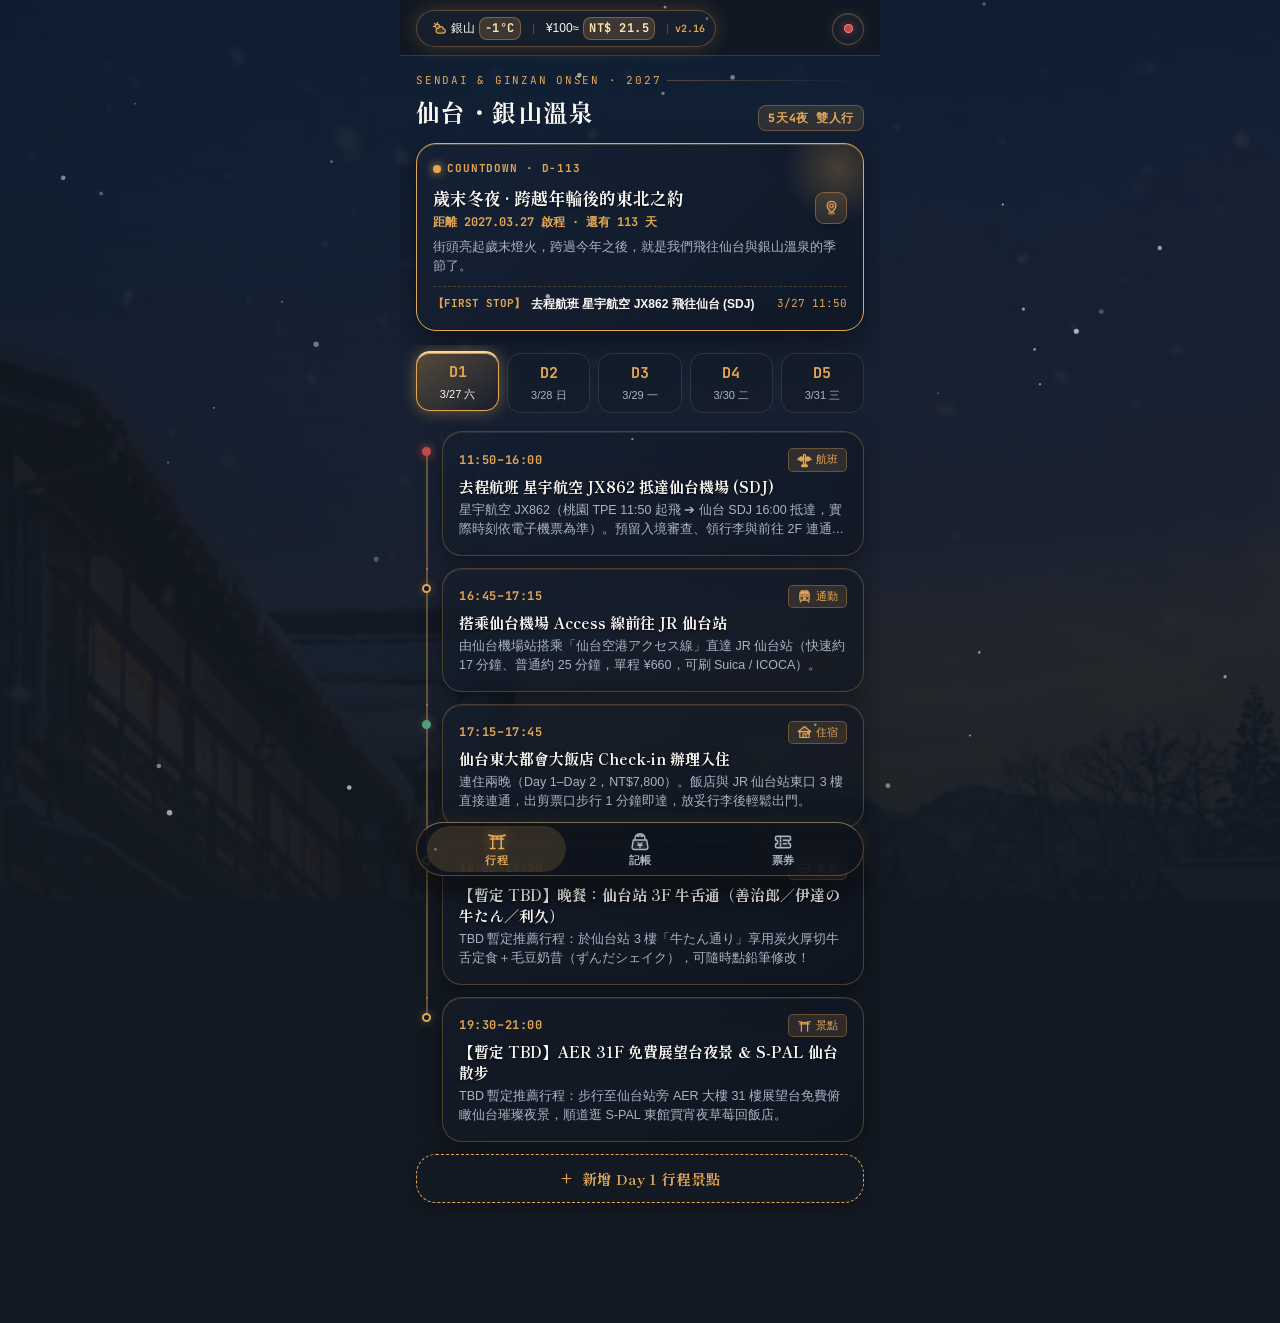
<file: index.html>
<!DOCTYPE html>
<html lang="zh-Hant">
<head>
  <meta charset="UTF-8" />
  <meta name="viewport" content="width=device-width, initial-scale=1.0, maximum-scale=1.0, user-scalable=no" />
  <meta name="theme-color" content="#131922" />
  <meta name="apple-mobile-web-app-capable" content="yes" />
  <meta name="apple-mobile-web-app-status-bar-style" content="black" />
  <title>仙台・銀山溫泉 雙人旅誌｜大正雲端同步版 v2.16</title>
  <link rel="manifest" href="./manifest.json" />
  <link rel="icon" type="image/png" href="./icon-192.png" />
  <link rel="apple-touch-icon" href="./apple-touch-icon.png" />
  <!-- 非阻塞非同步載入字體：秒開畫面不卡白屏，無網路時自動優雅降級至 iPhone 內建明朝體 -->
  <link rel="preconnect" href="https://fonts.googleapis.com">
  <link rel="preconnect" href="https://fonts.gstatic.com" crossorigin>
  <link href="https://fonts.googleapis.com/css2?family=Cinzel:wght@600;800&family=JetBrains+Mono:wght@400;500;600;700&family=Shippori+Mincho:wght@600;700;800&display=swap" rel="stylesheet" media="print" onload="this.media='all'">

  <style>
    :root {
      --bg-base: #131922;
      --bg-card: rgba(22, 28, 38, 0.82);
      --bg-card-hover: rgba(30, 38, 52, 0.92);
      
      --amber: #E2A654;                      /* 瓦斯燈琥珀金 */
      --amber-glow: rgba(226, 166, 84, 0.35);
      --amber-soft: rgba(226, 166, 84, 0.14);
      
      --vermilion: #C24A4A;                  /* 銀山朱紅 */
      --pine: #3B7056;                       /* 青葉松綠 */
      
      --text-main: #FAF7F2;                  /* 和紙象牙白 */
      --text-sub: #A9B3C2;                   /* 柔和霧銀灰 */
      --text-muted: #727C8C;
      
      --border-brass: rgba(226, 166, 84, 0.32); /* 黃銅細線 */
      --border-sub: rgba(255, 255, 255, 0.10);
      
      --font-serif: 'Shippori Mincho', 'Hiragino Mincho ProN', 'YuMincho', 'Songti TC', 'Noto Serif TC', 'Noto Serif JP', serif;
      --font-mono: 'JetBrains Mono', 'SFMono-Regular', ui-monospace, 'Menlo', monospace;
      --font-sans: -apple-system, BlinkMacSystemFont, "Segoe UI", Roboto, "PingFang TC", sans-serif;
      
      --radius-sm: 8px;
      --radius-md: 14px;
      --radius-lg: 20px;
      --radius-pill: 9999px;
      
      --shadow-card: 0 10px 30px -5px rgba(0, 0, 0, 0.45);
      --shadow-glow: 0 0 20px rgba(226, 166, 84, 0.22);
    }

    * {
      box-sizing: border-box;
      margin: 0;
      padding: 0;
      -webkit-tap-highlight-color: transparent;
    }

    body {
      background-color: var(--bg-base);
      color: var(--text-main);
      font-family: var(--font-sans);
      font-size: 14px;
      line-height: 1.6;
      -webkit-font-smoothing: antialiased;
      overflow-x: hidden;
      position: relative;
    }

    /* 真正固定於視窗的硬體加速背景圖層（徹底解決 iOS Safari 滾動與切換天數時重新計算縮放與跳動問題） */
    .app-bg-fixed-layer {
      position: fixed;
      top: 0;
      left: 0;
      width: 100vw;
      height: 100vh;
      height: 100lvh;
      background-image: 
        linear-gradient(180deg, rgba(19, 25, 34, 0.82) 0%, rgba(19, 25, 34, 0.88) 40%, rgba(19, 25, 34, 0.96) 100%),
        url("[data-uri]");
      background-size: cover;
      background-position: center top;
      background-repeat: no-repeat;
      pointer-events: none;
      z-index: 0;
      transform: translate3d(0, 0, 0);
      -webkit-transform: translate3d(0, 0, 0);
      will-change: transform;
    }

    /* 浪漫落雪動畫 Canvas */
    #snow-canvas {
      position: fixed;
      inset: 0;
      pointer-events: none;
      z-index: 10;
    }

    .app-viewport {
      max-width: 480px;
      margin: 0 auto;
      min-height: 100vh;
      position: relative;
      z-index: 2;
      padding-bottom: calc(96px + env(safe-area-inset-bottom, 24px));
    }

    /* =========================================================
       頂部微型狀態膠囊列（天氣與匯率與古典羅盤同風格）
       ========================================================= */
    .app-top-capsule-bar {
      position: relative;
      z-index: 85;
      padding: calc(10px + env(safe-area-inset-top, 0px)) 16px 8px 16px;
      background: rgba(18, 24, 34, 0.88);
      backdrop-filter: blur(20px);
      -webkit-backdrop-filter: blur(20px);
      border-bottom: 1px solid rgba(226, 166, 84, 0.22);
      display: flex;
      align-items: center;
      justify-content: space-between;
      gap: 8px;
    }

    .top-capsule-pill {
      display: inline-flex;
      align-items: center;
      gap: 7px;
      padding: 6px 13px;
      border-radius: var(--radius-pill);
      background: rgba(25, 33, 46, 0.9);
      border: 1px solid var(--border-brass);
      font-size: 12px;
      box-shadow: var(--shadow-glow);
    }

    .capsule-badge {
      color: var(--amber);
      font-weight: 700;
      font-family: var(--font-mono);
      letter-spacing: 0.04em;
    }

    .capsule-divider {
      width: 1px;
      height: 11px;
      background: var(--border-brass);
    }

    .capsule-tools {
      display: flex;
      align-items: center;
      gap: 8px;
    }

    .tool-icon-btn {
      width: 36px;
      height: 36px;
      border-radius: 10px;
      background: rgba(25, 33, 46, 0.92);
      border: 1px solid var(--border-brass);
      color: var(--amber);
      display: flex;
      align-items: center;
      justify-content: center;
      cursor: pointer;
      box-shadow: 0 4px 12px rgba(0,0,0,0.35), inset 0 1px 0 rgba(255,255,255,0.12);
      transition: all 0.2s cubic-bezier(0.16, 1, 0.3, 1);
    }
    .tool-icon-btn:hover, .tool-icon-btn.active {
      background: rgba(226, 166, 84, 0.22);
      border-color: var(--amber);
      box-shadow: 0 0 14px rgba(226, 166, 84, 0.4);
    }
    .tool-icon-btn:active {
      transform: scale(0.92);
    }

    /* =========================================================
       原版完整架構：5 天逐日天氣預報展開抽屜 & 即時雙向換匯面板
       ========================================================= */
    /* 懸浮視窗與背景虛化 Floating Overlay Modals (獨立懸浮不推移下方版面) */
    .app-floating-modal {
      position: fixed;
      inset: 0;
      z-index: 990;
      background: rgba(8, 12, 18, 0.72);
      backdrop-filter: blur(14px);
      -webkit-backdrop-filter: blur(14px);
      display: none;
      align-items: center;
      justify-content: center;
      padding: 16px;
      animation: modalFadeIn 0.2s ease-out;
    }
    .app-floating-modal.open {
      display: flex !important;
    }
    .app-floating-modal-card {
      width: 100%;
      max-width: 440px;
      max-height: 85vh;
      overflow-y: auto;
      background: rgba(22, 28, 38, 0.96);
      border: 1.5px solid var(--amber);
      border-radius: var(--radius-lg);
      box-shadow: 0 20px 50px rgba(0, 0, 0, 0.8), 0 0 30px rgba(226, 166, 84, 0.35);
      padding: 18px 18px 20px 18px;
      position: relative;
      animation: modalPopUp 0.22s cubic-bezier(0.16, 1, 0.3, 1);
    }
    @keyframes modalFadeIn {
      from { opacity: 0; }
      to { opacity: 1; }
    }
    @keyframes modalPopUp {
      from { opacity: 0; transform: scale(0.94) translateY(12px); }
      to { opacity: 1; transform: scale(1) translateY(0); }
    }

    /* 時鐘感應模擬切換微型膠囊 */
    .now-sim-pill {
      background: rgba(226, 166, 84, 0.15);
      border: 1px solid var(--amber);
      color: var(--amber);
      border-radius: var(--radius-pill);
      font-size: 10.5px;
      font-family: var(--font-sans);
      font-weight: 600;
      padding: 2px 8px;
      cursor: pointer;
      transition: all 0.18s ease;
      display: inline-flex;
      align-items: center;
      gap: 3px;
    }
    .now-sim-pill:hover, .now-sim-pill:active {
      background: var(--amber);
      color: #131922;
      transform: scale(0.96);
    }
    .next-preview-box {
      margin-top: 10px;
      padding-top: 8px;
      border-top: 1px dashed rgba(226, 166, 84, 0.25);
      display: flex;
      align-items: center;
      justify-content: space-between;
      font-size: 11.5px;
      color: var(--text-sub);
    }

    @keyframes fadeInSlide {
      from { opacity: 0; transform: translateY(-8px); }
      to { opacity: 1; transform: translateY(0); }
    }

    /* 天氣逐日列表 (Day 1 ~ Day 5) */
    .wx-head-bar {
      display: flex;
      align-items: center;
      justify-content: space-between;
      padding-bottom: 8px;
      margin-bottom: 6px;
      border-bottom: 1px solid var(--border-sub);
    }
    .wx-row-item {
      display: flex;
      align-items: center;
      justify-content: space-between;
      padding: 8px 0;
      border-bottom: 1px dashed rgba(255, 255, 255, 0.08);
      gap: 8px;
    }
    .wx-row-item:last-child { border-bottom: none; }
    .wx-day-tag {
      font-family: var(--font-mono);
      font-size: 11px;
      font-weight: 700;
      padding: 1px 6px;
      border-radius: 4px;
      background: var(--amber-soft);
      border: 1px solid var(--border-brass);
      color: var(--amber);
    }
    .wx-date-txt {
      font-size: 12px;
      font-weight: 700;
      color: var(--text-main);
    }
    .wx-cond-txt {
      font-size: 12px;
      color: var(--amber);
      font-weight: 600;
    }
    .wx-loc-txt {
      font-size: 11.5px;
      color: var(--text-sub);
      margin-top: 2px;
    }
    .wx-right-box {
      text-align: right;
      flex-shrink: 0;
    }
    .wx-temp-val {
      font-family: var(--font-mono);
      font-size: 13px;
      font-weight: 700;
      color: var(--text-main);
    }
    .wx-pop-val {
      font-size: 11px;
      color: #74B9FF;
      font-family: var(--font-mono);
    }

    /* 完整雙向換匯與匯率微調面板 */
    .fx-calc-row {
      display: flex;
      align-items: center;
      gap: 6px;
      margin-bottom: 10px;
    }
    .fx-input-box {
      flex: 1;
      min-width: 0;
      background: rgba(10, 14, 20, 0.75);
      border: 1px solid var(--border-brass);
      border-radius: var(--radius-sm);
      padding: 7px 10px;
      display: flex;
      flex-direction: column;
    }
    .fx-curr-lbl {
      font-size: 10.5px;
      color: var(--amber);
      font-weight: 700;
      letter-spacing: 0.04em;
    }
    .fx-num-inp {
      width: 100%;
      background: transparent;
      border: none;
      outline: none;
      color: var(--text-main);
      font-family: var(--font-mono);
      font-size: 17px;
      font-weight: 700;
      margin-top: 2px;
    }
    .fx-circle-tool {
      width: 34px;
      height: 34px;
      border-radius: 8px;
      background: var(--amber-soft);
      border: 1px solid var(--border-brass);
      color: var(--amber);
      font-weight: 700;
      font-size: 14px;
      cursor: pointer;
      display: inline-flex;
      align-items: center;
      justify-content: center;
      flex-shrink: 0;
    }
    .fx-circle-tool:active {
      background: var(--amber);
      color: #12151A;
    }
    .fx-pills-bar {
      display: flex;
      flex-wrap: wrap;
      gap: 6px;
      margin-bottom: 10px;
    }
    .fx-quick-chip {
      padding: 4px 10px;
      border-radius: 6px;
      background: rgba(255, 255, 255, 0.06);
      border: 1px solid var(--border-sub);
      color: var(--text-main);
      font-family: var(--font-mono);
      font-size: 11.5px;
      cursor: pointer;
    }
    .fx-quick-chip:active {
      border-color: var(--amber);
      color: var(--amber);
      background: var(--amber-soft);
    }
    .fx-rate-tweak-bar {
      display: flex;
      align-items: center;
      justify-content: space-between;
      padding-top: 8px;
      border-top: 1px dashed var(--border-sub);
      font-size: 11.5px;
      color: var(--text-sub);
    }
    .rate-step-btn {
      padding: 2px 7px;
      border-radius: 4px;
      background: rgba(226, 166, 84, 0.15);
      border: 1px solid var(--border-brass);
      color: var(--amber);
      font-family: var(--font-mono);
      font-size: 11px;
      cursor: pointer;
    }

    /* 頁首詩意大標 */
    .taisho-hero {
      padding: 16px 16px 12px 16px;
    }
    .hero-eyebrow {
      font-family: var(--font-mono);
      font-size: 11px;
      letter-spacing: 0.16em;
      color: var(--amber);
      text-transform: uppercase;
      margin-bottom: 3px;
      display: flex;
      align-items: center;
      gap: 6px;
    }
    .hero-eyebrow::after {
      content: '';
      flex: 1;
      height: 1px;
      background: linear-gradient(90deg, var(--border-brass), transparent);
    }
    .hero-title {
      font-family: var(--font-serif);
      font-size: 24px;
      font-weight: 800;
      letter-spacing: 0.06em;
      color: var(--text-main);
      display: flex;
      align-items: baseline;
      justify-content: space-between;
    }
    .hero-days-tag {
      font-family: var(--font-mono);
      font-size: 11.5px;
      padding: 3px 9px;
      border: 1px solid var(--border-brass);
      border-radius: var(--radius-sm);
      color: var(--amber);
      background: var(--amber-soft);
      letter-spacing: 0.05em;
    }

    /* 3 套特製 Icon 變體選擇列 */
    .icon-set-btn {
      padding: 4px 10px;
      border-radius: var(--radius-sm);
      background: rgba(25, 33, 46, 0.8);
      border: 1px solid var(--border-brass);
      color: var(--text-sub);
      font-size: 11px;
      cursor: pointer;
      transition: all 0.2s ease;
    }
    .icon-set-btn.active {
      background: var(--amber-soft);
      border-color: var(--amber);
      color: var(--amber);
      font-weight: 700;
      box-shadow: 0 0 10px rgba(226, 166, 84, 0.28);
    }

    /* =========================================================
       統一風格的向量 SVG 操作按鈕 (地圖 / 修改 / 刪除)
       ========================================================= */
    .taisho-action-btn {
      width: 32px;
      height: 32px;
      border-radius: 9px;
      background: rgba(226, 166, 84, 0.13);
      border: 1px solid rgba(226, 166, 84, 0.38);
      color: var(--amber);
      display: inline-flex;
      align-items: center;
      justify-content: center;
      cursor: pointer;
      transition: all 0.2s cubic-bezier(0.16, 1, 0.3, 1);
      box-shadow: 0 2px 6px rgba(0, 0, 0, 0.22);
      flex-shrink: 0;
      text-decoration: none;
    }
    .taisho-action-btn:hover {
      background: rgba(226, 166, 84, 0.26);
      border-color: var(--amber);
      box-shadow: 0 0 10px rgba(226, 166, 84, 0.38);
      transform: translateY(-1px);
    }
    .taisho-action-btn:active {
      transform: scale(0.92);
    }
    .taisho-action-btn.btn-danger {
      background: rgba(194, 74, 74, 0.14);
      border-color: rgba(194, 74, 74, 0.38);
      color: #E57373;
    }
    .taisho-action-btn.btn-danger:hover {
      background: rgba(194, 74, 74, 0.28);
      border-color: #E57373;
      box-shadow: 0 0 10px rgba(194, 74, 74, 0.35);
    }
    .taisho-svg-icon {
      width: 15px;
      height: 15px;
      stroke-width: 1.9;
      stroke: currentColor;
      fill: none;
      stroke-linecap: round;
      stroke-linejoin: round;
    }

    /* =========================================================
       Now & Next 現場智慧感知卡（恆定不隨天數跳動）
       ========================================================= */
    .now-next-card {
      margin: 0 16px 14px 16px;
      background: linear-gradient(135deg, rgba(32, 42, 58, 0.88), rgba(20, 27, 38, 0.92));
      border: 1px solid var(--amber);
      border-radius: var(--radius-lg);
      padding: 14px 16px;
      position: relative;
      overflow: hidden;
      box-shadow: var(--shadow-card), var(--shadow-glow);
      backdrop-filter: blur(14px);
      -webkit-backdrop-filter: blur(14px);
    }
    .now-next-card::before {
      content: '';
      position: absolute;
      top: -30px;
      right: -30px;
      width: 110px;
      height: 110px;
      background: radial-gradient(circle, rgba(226, 166, 84, 0.25), transparent 70%);
      pointer-events: none;
    }
    .card-label-row {
      display: flex;
      align-items: center;
      justify-content: space-between;
      margin-bottom: 6px;
    }
    .live-pulse-badge {
      display: inline-flex;
      align-items: center;
      gap: 6px;
      font-family: var(--font-mono);
      font-size: 11px;
      color: var(--amber);
      font-weight: 700;
      letter-spacing: 0.08em;
    }
    .pulse-dot {
      width: 8px;
      height: 8px;
      border-radius: 50%;
      background: var(--amber);
      box-shadow: 0 0 10px var(--amber);
      animation: livePulse 1.8s infinite ease-in-out;
    }
    @keyframes livePulse {
      0%, 100% { opacity: 0.5; transform: scale(0.9); }
      50% { opacity: 1; transform: scale(1.3); }
    }
    .now-title-row {
      display: flex;
      align-items: center;
      justify-content: space-between;
      gap: 8px;
    }
    .now-title {
      font-family: var(--font-serif);
      font-size: 17px;
      font-weight: 800;
      color: var(--text-main);
    }
    .now-time {
      font-family: var(--font-mono);
      color: var(--amber);
      font-size: 12px;
      font-weight: 700;
      margin-top: 2px;
    }
    .now-desc {
      font-size: 12.5px;
      color: var(--text-sub);
      line-height: 1.5;
    }

    /* 日期切換導覽 (Day 1 ~ Day 5) - 上方充足緩衝杜絕裁切 */
    .day-selector-bar {
      display: flex;
      gap: 8px;
      padding: 8px 16px 14px 16px;
      margin-bottom: 4px;
      overflow-x: auto;
      scrollbar-width: none;
    }
    .day-selector-bar::-webkit-scrollbar { display: none; }

    .day-chip-btn {
      flex: 1;
      min-width: 66px;
      padding: 8px 4px;
      border-radius: var(--radius-md);
      background: rgba(25, 33, 46, 0.75);
      border: 1px solid var(--border-sub);
      color: var(--text-sub);
      text-align: center;
      cursor: pointer;
      display: flex;
      flex-direction: column;
      align-items: center;
      backdrop-filter: blur(8px);
      -webkit-backdrop-filter: blur(8px);
      position: relative;
      transition: all 0.22s cubic-bezier(0.16, 1, 0.3, 1);
    }
    .day-chip-btn.active {
      background: linear-gradient(145deg, rgba(226, 166, 84, 0.35), rgba(28, 36, 50, 0.96));
      border: 1.5px solid var(--amber) !important;
      border-top: 2.5px solid #FFD48F !important;
      color: var(--text-main);
      box-shadow: 0 0 16px rgba(226, 166, 84, 0.45), inset 0 1px 0 rgba(255, 255, 255, 0.5);
      transform: translateY(-2px);
      z-index: 2;
    }
    .day-chip-num {
      font-family: var(--font-mono);
      font-weight: 700;
      font-size: 13.5px;
      color: var(--amber);
    }
    .day-chip-date {
      font-size: 11px;
      margin-top: 2px;
    }

    /* 和風時間軸列表 */
    .timeline-container {
      padding: 0 16px;
      position: relative;
    }
    .timeline-container::before {
      content: '';
      position: absolute;
      left: 30px;
      top: 14px;
      bottom: 24px;
      width: 1px;
      background: linear-gradient(180deg, var(--amber) 0%, rgba(226, 166, 84, 0.2) 80%, transparent 100%);
    }

    .tl-card-item {
      position: relative;
      margin-bottom: 12px;
      padding-left: 32px;
    }
    .tl-node-pin {
      position: absolute;
      left: 10px;
      top: 16px;
      width: 9px;
      height: 9px;
      border-radius: 50%;
      background: var(--bg-base);
      border: 2px solid var(--amber);
      box-shadow: 0 0 8px var(--amber-glow);
      z-index: 2;
    }
    .tl-card-item.flight-item .tl-node-pin {
      border-color: var(--vermilion);
      background: var(--vermilion);
      box-shadow: 0 0 10px var(--vermilion);
    }
    .tl-card-item.hotel-item .tl-node-pin {
      border-color: #559E7C;
      background: #559E7C;
    }

    .tl-card-inner {
      background: var(--bg-card);
      border: 1px solid var(--border-sub);
      border-radius: var(--radius-lg);
      padding: 13px 15px;
      transition: all 0.22s ease;
      cursor: pointer;
      backdrop-filter: blur(14px);
      -webkit-backdrop-filter: blur(14px);
      box-shadow: 0 6px 18px rgba(0, 0, 0, 0.25);
    }
    .tl-card-inner:hover {
      background: var(--bg-card-hover);
      border-color: var(--border-brass);
    }

    .tl-head-row {
      display: flex;
      align-items: center;
      justify-content: space-between;
      gap: 6px;
      margin-bottom: 4px;
    }
    .tl-time-badge {
      font-family: var(--font-mono);
      font-size: 12px;
      font-weight: 700;
      color: var(--amber);
      letter-spacing: 0.05em;
    }
    .tl-tag-pill {
      font-size: 11px;
      padding: 2px 8px;
      border-radius: 5px;
      border: 1px solid var(--border-brass);
      color: var(--amber);
      background: var(--amber-soft);
      display: inline-flex;
      align-items: center;
      gap: 4px;
    }
    .tl-card-title {
      font-family: var(--font-serif);
      font-size: 15px;
      font-weight: 700;
      color: var(--text-main);
      line-height: 1.4;
      margin-bottom: 4px;
      display: flex;
      align-items: center;
      justify-content: space-between;
    }
    .expand-indicator {
      font-size: 10px;
      color: var(--amber);
      font-family: var(--font-mono);
      transition: transform 0.25s ease;
    }
    .tl-card-item.expanded .expand-indicator,
    .exp-item-card.expanded .expand-indicator,
    .vintage-ticket-card.expanded .expand-indicator {
      transform: rotate(180deg);
    }

    .tl-card-note {
      font-size: 12.5px;
      color: var(--text-sub);
      line-height: 1.5;
      display: -webkit-box;
      -webkit-line-clamp: 2;
      -webkit-box-orient: vertical;
      overflow: hidden;
      transition: all 0.25s ease;
    }
    .tl-card-item.expanded .tl-card-note {
      -webkit-line-clamp: unset;
      color: var(--text-main);
    }

    /* 隱藏式操作列：點擊卡片展開後才顯示（行程 / 記帳 / 票券 皆一致） */
    .tl-card-actions,
    .exp-card-actions,
    .tkt-card-actions {
      display: none;
      margin-top: 10px;
      padding-top: 9px;
      border-top: 1px dashed var(--border-brass);
      justify-content: space-between;
      align-items: center;
      animation: fadeIn 0.2s ease-out;
    }
    .tl-card-item.expanded .tl-card-actions,
    .exp-item-card.expanded .exp-card-actions,
    .vintage-ticket-card.expanded .tkt-card-actions {
      display: flex;
    }

    .action-btn-group {
      display: flex;
      align-items: center;
      gap: 8px;
    }

    /* 最下方的「＋ 新增」按鈕 */
    .bottom-add-itinerary-btn,
    .bottom-add-ticket-btn {
      width: calc(100% - 32px);
      margin: 8px 16px 20px 16px;
      padding: 13px 18px;
      border-radius: var(--radius-lg);
      background: rgba(25, 33, 46, 0.72);
      border: 1.5px dashed var(--amber);
      color: var(--amber);
      font-family: var(--font-serif);
      font-size: 14.5px;
      font-weight: 700;
      display: flex;
      align-items: center;
      justify-content: center;
      gap: 8px;
      cursor: pointer;
      transition: all 0.22s ease;
      box-shadow: 0 4px 14px rgba(0,0,0,0.25);
    }
    .bottom-add-itinerary-btn:hover,
    .bottom-add-ticket-btn:hover {
      background: var(--amber-soft);
      box-shadow: var(--shadow-glow);
    }

    /* =========================================================
       TAB 2: 記帳分頁（點擊消費展開修改與刪除）
       ========================================================= */
    .wallet-hero-box {
      margin: 0 16px 14px 16px;
      background: var(--bg-card);
      border: 1px solid var(--border-brass);
      border-radius: var(--radius-lg);
      padding: 16px 18px;
      box-shadow: var(--shadow-card);
      backdrop-filter: blur(14px);
      -webkit-backdrop-filter: blur(14px);
    }
    .wallet-total-label { font-size: 12px; color: var(--text-sub); margin-bottom: 4px; }
    .wallet-grand-twd {
      font-family: var(--font-mono);
      font-size: 28px;
      font-weight: 800;
      color: var(--amber);
      letter-spacing: 0.04em;
    }
    .wallet-sub-row {
      display: flex;
      justify-content: space-between;
      font-size: 12px;
      color: var(--text-sub);
      margin-top: 6px;
    }

    /* 頂部「＋ 自訂記帳」按鈕 */
    .top-add-expense-btn {
      width: calc(100% - 32px);
      margin: 0 16px 14px 16px;
      padding: 12px 16px;
      border-radius: var(--radius-lg);
      background: linear-gradient(145deg, #E2A654, #BF8435);
      border: none;
      color: #12151A;
      font-weight: 800;
      font-size: 14.5px;
      display: flex;
      align-items: center;
      justify-content: center;
      gap: 8px;
      box-shadow: 0 6px 20px rgba(226, 166, 84, 0.35);
      cursor: pointer;
      transition: all 0.2s ease;
    }
    .top-add-expense-btn:active { transform: scale(0.98); }

    /* 6 顆常用膠囊 */
    .capsule-quick-grid {
      display: grid;
      grid-template-columns: repeat(3, 1fr);
      gap: 8px;
      margin: 0 16px 16px 16px;
    }
    .quick-exp-pill {
      background: rgba(25, 33, 46, 0.85);
      border: 1px solid var(--border-brass);
      border-radius: var(--radius-md);
      padding: 10px 6px;
      text-align: center;
      cursor: pointer;
      backdrop-filter: blur(8px);
      transition: all 0.2s ease;
      display: flex;
      flex-direction: column;
      align-items: center;
      gap: 3px;
    }
    .quick-exp-pill:hover {
      background: var(--amber-soft);
      border-color: var(--amber);
      transform: translateY(-2px);
    }
    .quick-exp-pill:active { transform: scale(0.94); }
    .quick-pill-icon { font-size: 18px; }
    .quick-pill-name { font-size: 12px; font-weight: 600; color: var(--text-main); }
    .quick-pill-amt {
      font-size: 11px;
      color: var(--amber);
      font-family: var(--font-mono);
      font-weight: 700;
    }

    /* 記帳明細卡片（常態乾淨，點擊展開修改/刪除） */
    .exp-list-container {
      padding: 0 16px;
      display: flex;
      flex-direction: column;
      gap: 10px;
    }
    .exp-item-card {
      background: var(--bg-card);
      border: 1px solid var(--border-sub);
      border-radius: var(--radius-md);
      padding: 12px 14px;
      cursor: pointer;
      transition: all 0.2s ease;
      box-shadow: 0 4px 14px rgba(0,0,0,0.2);
    }
    .exp-item-card:hover, .exp-item-card.expanded {
      border-color: var(--border-brass);
      background: var(--bg-card-hover);
    }
    .exp-main-row {
      display: flex;
      align-items: center;
      justify-content: space-between;
      gap: 10px;
    }

    /* =========================================================
       TAB 3: 票券分頁（常態乾淨，點擊展開修改/刪除）
       ========================================================= */
    .tickets-container {
      padding: 0 16px;
      display: flex;
      flex-direction: column;
      gap: 14px;
      margin-bottom: 14px;
    }
    .vintage-ticket-card {
      background: linear-gradient(135deg, rgba(32, 40, 54, 0.95), rgba(22, 28, 38, 0.95));
      border: 1px solid var(--border-brass);
      border-radius: var(--radius-lg);
      padding: 16px 18px;
      position: relative;
      cursor: pointer;
      transition: all 0.2s ease;
      box-shadow: var(--shadow-card);
      backdrop-filter: blur(14px);
    }
    .vintage-ticket-card:hover, .vintage-ticket-card.expanded {
      border-color: var(--amber);
      box-shadow: var(--shadow-card), var(--shadow-glow);
    }
    .ticket-head-row {
      display: flex;
      justify-content: space-between;
      align-items: center;
      margin-bottom: 10px;
    }
    .ticket-series {
      font-family: var(--font-serif);
      color: var(--amber);
      font-size: 13.5px;
      font-weight: 700;
      letter-spacing: 0.05em;
    }
    .ticket-code-pill {
      font-family: var(--font-mono);
      font-size: 10.5px;
      padding: 2px 7px;
      background: var(--amber-soft);
      border: 1px solid var(--border-brass);
      border-radius: 4px;
      color: var(--amber);
    }
    .ticket-route-row {
      display: flex;
      align-items: center;
      justify-content: space-between;
      margin: 12px 0 10px 0;
    }
    .station-block { text-align: center; min-width: 65px; }
    .station-city {
      font-family: var(--font-serif);
      font-size: 19px;
      font-weight: 800;
      color: var(--text-main);
    }
    .station-time {
      font-family: var(--font-mono);
      font-size: 11.5px;
      color: var(--amber);
      margin-top: 2px;
    }
    .transit-decor-line {
      flex: 1;
      display: flex;
      flex-direction: column;
      align-items: center;
      padding: 0 10px;
    }
    .transit-duration {
      font-family: var(--font-mono);
      font-size: 10.5px;
      color: var(--text-sub);
      margin-bottom: 3px;
    }
    .line-track {
      width: 100%;
      height: 1px;
      background: repeating-linear-gradient(90deg, var(--border-brass) 0, var(--border-brass) 4px, transparent 4px, transparent 8px);
      position: relative;
    }
    .line-track::after {
      content: '➔';
      position: absolute;
      right: -4px;
      top: -7px;
      font-size: 10px;
      color: var(--amber);
    }
    .ticket-dashed-foot {
      padding-top: 10px;
      border-top: 1px dashed rgba(226, 166, 84, 0.35);
      display: flex;
      justify-content: space-between;
      align-items: center;
      font-size: 11.5px;
      color: var(--text-sub);
    }

    /* =========================================================
       底部固定三主導覽列
       ========================================================= */
    .bottom-taisho-nav {
      position: fixed;
      bottom: 0;
      left: 0;
      right: 0;
      max-width: 480px;
      margin: 0 auto;
      height: calc(64px + env(safe-area-inset-bottom, 16px));
      padding-bottom: env(safe-area-inset-bottom, 16px);
      background: rgba(18, 24, 34, 0.94);
      backdrop-filter: blur(20px);
      -webkit-backdrop-filter: blur(20px);
      border-top: 1px solid rgba(226, 166, 84, 0.25);
      display: flex;
      align-items: center;
      justify-content: space-around;
      z-index: 90;
    }
    .taisho-nav-tab {
      flex: 1;
      height: 100%;
      background: none;
      border: none;
      color: var(--text-sub);
      display: flex;
      flex-direction: column;
      align-items: center;
      justify-content: center;
      gap: 2px;
      cursor: pointer;
      transition: all 0.2s ease;
    }
    .taisho-nav-tab.active {
      color: var(--amber);
    }
    .nav-tab-icon { font-size: 19px; }
    .nav-tab-text {
      font-size: 11px;
      font-weight: 700;
      letter-spacing: 0.04em;
    }

    .tab-section-pane { display: none; animation: fadeIn 0.12s ease-out; }
    .tab-section-pane.active { display: block; }
    @keyframes fadeIn {
      from { opacity: 0.65; }
      to { opacity: 1; }
    }
    button, .taisho-nav-tab, .fx-quick-chip, .day-chip, .exp-card-item {
      touch-action: manipulation;
    }

    /* =========================================================
       彈窗通用設計（Modal Sheet）
       ========================================================= */
    .app-modal-backdrop {
      display: none;
      position: fixed;
      inset: 0;
      background: rgba(0, 0, 0, 0.72);
      backdrop-filter: blur(8px);
      -webkit-backdrop-filter: blur(8px);
      z-index: 120;
      align-items: flex-end;
      justify-content: center;
    }
    .app-modal-backdrop.open { display: flex; }
    .app-modal-sheet {
      width: 100%;
      max-width: 480px;
      background: #171E2B;
      border: 1px solid var(--border-brass);
      border-radius: 22px 22px 0 0;
      padding: 20px 18px calc(24px + env(safe-area-inset-bottom, 16px)) 18px;
      box-shadow: 0 -10px 40px rgba(0, 0, 0, 0.6);
      animation: slideUp 0.25s cubic-bezier(0.16, 1, 0.3, 1);
      max-height: 85vh;
      overflow-y: auto;
    }
    @keyframes slideUp {
      from { transform: translateY(100%); }
      to { transform: translateY(0); }
    }
    .modal-head {
      display: flex;
      justify-content: space-between;
      align-items: center;
      margin-bottom: 16px;
      padding-bottom: 10px;
      border-bottom: 1px solid var(--border-sub);
    }
    .modal-title {
      font-family: var(--font-serif);
      font-size: 16px;
      font-weight: 700;
      color: var(--amber);
      display: flex;
      align-items: center;
      gap: 6px;
    }
    .modal-close-x {
      width: 28px;
      height: 28px;
      border-radius: 50%;
      background: rgba(255, 255, 255, 0.08);
      color: var(--text-sub);
      display: flex;
      align-items: center;
      justify-content: center;
      cursor: pointer;
      font-size: 15px;
    }

    .tweak-amount-display {
      background: rgba(10, 14, 20, 0.6);
      border: 1px solid var(--border-brass);
      border-radius: var(--radius-md);
      padding: 12px 14px;
      display: flex;
      align-items: center;
      justify-content: space-between;
      margin-bottom: 12px;
    }
    .tweak-amt-input {
      font-family: var(--font-mono);
      font-size: 26px;
      font-weight: 800;
      color: var(--amber);
      background: none;
      border: none;
      outline: none;
      width: 65%;
    }
    .stepper-btn-row {
      display: flex;
      gap: 6px;
      margin-bottom: 14px;
      overflow-x: auto;
    }
    .stepper-btn {
      flex: 1;
      padding: 8px 4px;
      border-radius: var(--radius-sm);
      background: rgba(226, 166, 84, 0.12);
      border: 1px solid rgba(226, 166, 84, 0.3);
      color: var(--amber);
      font-family: var(--font-mono);
      font-size: 12px;
      font-weight: 700;
      cursor: pointer;
      text-align: center;
    }
    .stepper-btn:active {
      background: var(--amber);
      color: #12151A;
    }

    .form-group { margin-bottom: 12px; }
    .form-label { font-size: 12px; color: var(--text-sub); margin-bottom: 4px; display: block; }
    .form-input, .form-select, .form-textarea {
      width: 100%;
      background: rgba(10, 14, 20, 0.6);
      border: 1px solid var(--border-sub);
      border-radius: var(--radius-sm);
      color: var(--text-main);
      padding: 10px 12px;
      font-size: 13.5px;
      outline: none;
    }
    .form-input:focus, .form-select:focus, .form-textarea:focus {
      border-color: var(--amber);
      box-shadow: 0 0 10px rgba(226, 166, 84, 0.2);
    }
    .btn-submit-primary {
      width: 100%;
      padding: 13px;
      border-radius: var(--radius-md);
      background: linear-gradient(145deg, #E2A654, #BF8435);
      border: none;
      color: #12151A;
      font-weight: 800;
      font-size: 15px;
      cursor: pointer;
      box-shadow: 0 4px 16px rgba(226, 166, 84, 0.4);
      margin-top: 8px;
    }
    .btn-submit-primary:active { transform: scale(0.98); }
  
    /* =========================================================
       v2.10 手機自適應安全寬度防護系統 (全螢幕尺寸防換行)
       ========================================================= */
    * {
      box-sizing: border-box;
    }
    .app-viewport {
      max-width: 480px;
      margin: 0 auto;
      min-height: 100vh;
      position: relative;
      padding-bottom: calc(96px + env(safe-area-inset-bottom, 24px));
      padding-left: env(safe-area-inset-left, 0px);
      padding-right: env(safe-area-inset-right, 0px);
      overflow-x: clip;
    }
    .app-top-capsule-bar {
      position: relative;
      z-index: 85;
      padding: calc(10px + env(safe-area-inset-top, 0px)) clamp(10px, 3vw, 16px) 8px clamp(10px, 3vw, 16px) !important;
      background: rgba(18, 24, 34, 0.92);
      backdrop-filter: blur(20px);
      -webkit-backdrop-filter: blur(20px);
      border-bottom: 1px solid rgba(226, 166, 84, 0.22);
      display: flex;
      align-items: center;
      justify-content: space-between;
      gap: 6px;
      width: 100%;
    }
    .top-capsule-pill {
      display: inline-flex;
      align-items: center;
      gap: clamp(3px, 1.2vw, 6px);
      padding: 4px clamp(6px, 1.8vw, 10px) !important;
      border-radius: var(--radius-pill);
      background: rgba(25, 33, 46, 0.92);
      border: 1px solid var(--border-brass);
      font-size: clamp(10.5px, 2.7vw, 12px) !important;
      box-shadow: var(--shadow-glow);
      white-space: nowrap !important;
      flex-shrink: 1;
      min-width: 0;
      overflow: hidden;
    }
    .capsule-badge {
      background: rgba(226, 166, 84, 0.18);
      border: 1px solid rgba(226, 166, 84, 0.4);
      border-radius: 8px;
      padding: 1px 5px !important;
      font-family: var(--font-mono);
      font-weight: 700;
      color: #FFE6B0;
      white-space: nowrap !important;
    }
    .capsule-divider {
      width: 1px;
      height: 10px;
      background: rgba(226, 166, 84, 0.3);
      margin: 0 1px;
      flex-shrink: 0;
    }
    .capsule-tools {
      display: flex;
      align-items: center;
      gap: 6px;
      flex-shrink: 0;
    }
    .tool-icon-btn {
      width: 32px !important;
      height: 32px !important;
      flex-shrink: 0;
    }

    /* 安全外邊距卡片 */
    .now-next-card,
    .wallet-hero-box,
    .hotel-summary-card {
      margin-left: clamp(8px, 2.8vw, 16px) !important;
      margin-right: clamp(8px, 2.8vw, 16px) !important;
      padding: clamp(12px, 3.2vw, 16px) !important;
    }
    .card-label-row {
      display: flex;
      align-items: center;
      justify-content: space-between;
      gap: 6px;
      margin-bottom: 6px;
      white-space: nowrap !important;
    }
    .live-pulse-badge {
      white-space: nowrap !important;
      font-size: clamp(10px, 2.6vw, 11px) !important;
      flex-shrink: 0;
    }
    #now-day-label {
      white-space: nowrap !important;
      font-size: clamp(10px, 2.6vw, 11.5px) !important;
      flex-shrink: 0;
    }
    .next-preview-box {
      margin-top: 10px;
      padding-top: 8px;
      border-top: 1px dashed rgba(226, 166, 84, 0.25);
      display: flex;
      align-items: center;
      justify-content: space-between;
      gap: 6px;
      font-size: 11.5px;
      color: var(--text-sub);
    }

    /* 天數列極致安全距離 */
    .day-selector-bar {
      display: flex;
      gap: clamp(4px, 1.4vw, 8px) !important;
      padding: 8px clamp(8px, 2.8vw, 16px) 14px clamp(8px, 2.8vw, 16px) !important;
      margin-bottom: 4px;
      overflow-x: auto;
      scrollbar-width: none;
    }
    .day-chip-btn {
      flex: 1;
      min-width: 0 !important;
      padding: 7px clamp(2px, 1vw, 6px) !important;
    }
    .day-chip-num {
      font-size: clamp(13px, 3.6vw, 15px) !important;
      white-space: nowrap !important;
    }
    .day-chip-date {
      font-size: clamp(9.5px, 2.6vw, 11px) !important;
      white-space: nowrap !important;
    }

    /* 時間軸卡片安全寬度 */
    .timeline-container,
    .exp-list-container,
    .tickets-container {
      padding-left: clamp(8px, 2.8vw, 16px) !important;
      padding-right: clamp(8px, 2.8vw, 16px) !important;
    }
    .tl-card-item {
      padding-left: clamp(22px, 5.5vw, 32px) !important;
    }
    .tl-card-inner {
      padding: clamp(11px, 3vw, 16px) !important;
    }
    .tl-head-row {
      display: flex;
      align-items: center;
      justify-content: space-between;
      gap: 6px;
      margin-bottom: 4px;
      white-space: nowrap;
    }
    .tl-time-badge {
      font-size: clamp(11px, 2.8vw, 12px) !important;
      white-space: nowrap !important;
      flex-shrink: 0;
    }
    .tl-tag-pill {
      font-size: clamp(10px, 2.6vw, 11px) !important;
      padding: 2px clamp(5px, 1.5vw, 8px) !important;
      white-space: nowrap !important;
      flex-shrink: 0;
    }
    .tl-card-title {
      font-size: clamp(13.5px, 3.6vw, 15px) !important;
      line-height: 1.4;
      word-break: break-word;
    }
    .tl-card-actions {
      flex-wrap: wrap;
      gap: 6px;
    }

    /* 記帳膠囊安全排版 */
    .capsule-quick-grid {
      display: grid;
      grid-template-columns: repeat(3, 1fr) !important;
      gap: clamp(5px, 1.8vw, 8px) !important;
      margin: 0 clamp(8px, 2.8vw, 16px) 16px clamp(8px, 2.8vw, 16px) !important;
    }
    .quick-exp-pill {
      padding: 8px clamp(3px, 1.2vw, 6px) !important;
    }
    .quick-pill-name {
      font-size: clamp(11px, 2.8vw, 12px) !important;
      white-space: nowrap !important;
    }
    .quick-pill-amt {
      font-size: clamp(10px, 2.5vw, 11px) !important;
      white-space: nowrap !important;
      font-family: var(--font-mono);
      font-weight: 700;
      color: var(--amber);
    }

    /* 票券卡片安全排版 */
    .vintage-ticket-card {
      margin-left: 0 !important;
      margin-right: 0 !important;
      padding: clamp(12px, 3.2vw, 16px) !important;
    }
    .ticket-head-row {
      display: flex;
      justify-content: space-between;
      align-items: center;
      gap: 6px;
      margin-bottom: 10px;
      white-space: nowrap;
    }
    .ticket-series {
      font-size: clamp(12px, 3.2vw, 13.5px) !important;
      white-space: nowrap !important;
      overflow: hidden;
      text-overflow: ellipsis;
      min-width: 0;
    }
    .ticket-code-pill {
      white-space: nowrap !important;
      flex-shrink: 0;
    }
    .ticket-route-row {
      display: flex;
      align-items: center;
      justify-content: space-between;
      gap: 4px;
      margin: 12px 0 10px 0;
    }
    .station-block {
      text-align: center;
      min-width: 48px;
      flex-shrink: 0;
    }
    .station-city {
      font-size: clamp(16px, 4.4vw, 19px) !important;
      white-space: nowrap !important;
    }
    .station-time {
      font-size: clamp(10px, 2.7vw, 12px) !important;
      white-space: nowrap !important;
    }
    .transit-duration {
      font-size: clamp(9px, 2.4vw, 10.5px) !important;
      white-space: nowrap !important;
    }
    .ticket-dashed-foot {
      font-size: clamp(10px, 2.6vw, 11.5px) !important;
      flex-wrap: wrap;
      gap: 6px;
    }

  
    /* =========================================================
       v2.11 極致細節優化 (落雪背景層、右下懸浮＋、票券極簡、底部導覽緊湊、懸浮彈窗安全邊界)
       ========================================================= */
    /* 5. 雪花移至卡片背後 (z-index: 1)，不遮擋前景文字 */
    #snow-canvas {
      position: fixed;
      inset: 0;
      pointer-events: none;
      z-index: 1 !important;
    }
    .app-viewport {
      position: relative;
      z-index: 5;
      padding-bottom: calc(max(24px, env(safe-area-inset-bottom, 24px)) + 76px) !important;
    }

    /* 2. 記帳總花費卡緊湊單行化 */
    .wallet-hero-compact {
      padding: 12px 16px !important;
      margin-bottom: 12px !important;
      display: flex;
      align-items: center;
      justify-content: space-between;
      gap: 10px;
    }
    .wallet-hero-compact .wallet-total-label {
      margin-bottom: 0 !important;
      font-size: clamp(11.5px, 3vw, 13px) !important;
      color: var(--text-sub);
    }
    .wallet-hero-compact .wallet-grand-twd {
      font-size: clamp(20px, 5.2vw, 24px) !important;
      white-space: nowrap;
    }

    /* 3. 右下角懸浮圓形「＋」新增記帳按鈕 (FAB) */
    .wallet-fab-add-btn {
      position: fixed;
      right: max(18px, calc(50vw - 220px));
      bottom: calc(max(24px, env(safe-area-inset-bottom, 24px)) + 66px) !important;
      width: 52px;
      height: 52px;
      border-radius: 50%;
      background: linear-gradient(145deg, #F0B865, #C58938);
      border: 1.5px solid #FFE4B5;
      color: #12151A;
      display: flex;
      align-items: center;
      justify-content: center;
      cursor: pointer;
      z-index: 88;
      box-shadow: 0 6px 20px rgba(0, 0, 0, 0.65), 0 0 18px rgba(226, 166, 84, 0.5);
      transition: transform 0.2s cubic-bezier(0.16, 1, 0.3, 1), box-shadow 0.2s ease;
    }
    .wallet-fab-add-btn:hover {
      transform: translateY(-2px) scale(1.04);
    }
    .wallet-fab-add-btn:active {
      transform: scale(0.92);
    }

    /* 4. 票券卡片極簡縮減排數（移除虛線、小三角與管理提示） */
    .vintage-ticket-card {
      padding: 10px 14px !important;
    }
    .ticket-head-row {
      margin-bottom: 4px !important;
    }
    .ticket-route-row {
      margin: 6px 0 4px 0 !important;
    }
    .ticket-clean-foot {
      margin-top: 2px;
      font-size: clamp(10px, 2.6vw, 11px);
      color: var(--text-sub);
      line-height: 1.35;
    }

    /* 6. 懸浮式大正玻璃膠囊導覽列（大幅拉高底部安全距，徹底遠離 iPhone 底部橫槓與 Safari 觸控列） */
    .bottom-taisho-nav {
      bottom: max(24px, env(safe-area-inset-bottom, 24px)) !important;
      left: 0 !important;
      right: 0 !important;
      width: min(calc(100% - 32px), 448px) !important;
      margin: 0 auto !important;
      height: 54px !important;
      padding: 0 8px !important;
      border-radius: 999px !important;
      border: 1px solid rgba(226, 166, 84, 0.36) !important;
      border-top: 1px solid rgba(255, 224, 160, 0.45) !important;
      box-shadow: 0 12px 32px rgba(0, 0, 0, 0.68), 0 0 18px rgba(226, 166, 84, 0.14) !important;
    }
    .taisho-nav-tab {
      border-radius: 999px;
      margin: 4px 2px;
      height: 46px !important;
    }
    .taisho-nav-tab.active {
      background: rgba(226, 166, 84, 0.16);
    }
    .taisho-nav-tab:active {
      transform: scale(0.94);
    }
    .nav-tab-icon {
      font-size: 17px !important;
      line-height: 1 !important;
    }
    .nav-tab-text {
      font-size: 10.5px !important;
      line-height: 1.1 !important;
    }

    /* 8. 快速微調記帳、行程、票券彈窗：改為與天氣/匯率一致的中央懸浮安全邊距視窗 */
    .app-modal-backdrop {
      display: none;
      position: fixed;
      inset: 0;
      z-index: 990 !important;
      background: rgba(8, 12, 18, 0.74) !important;
      backdrop-filter: blur(14px) !important;
      -webkit-backdrop-filter: blur(14px) !important;
      align-items: center !important;
      justify-content: center !important;
      padding: 16px !important;
      animation: modalFadeIn 0.2s ease-out;
    }
    .app-modal-backdrop.open {
      display: flex !important;
    }
    .app-modal-sheet {
      width: 100% !important;
      max-width: 440px !important;
      max-height: 85vh !important;
      overflow-y: auto !important;
      background: rgba(22, 28, 38, 0.96) !important;
      border: 1.5px solid var(--amber) !important;
      border-radius: var(--radius-lg) !important;
      padding: 18px 18px 20px 18px !important;
      box-shadow: 0 20px 50px rgba(0, 0, 0, 0.8), 0 0 30px rgba(226, 166, 84, 0.35) !important;
      animation: modalPopUp 0.22s cubic-bezier(0.16, 1, 0.3, 1) !important;
    }

  
    /* =========================================================
       v2.12 旗艦完熟版樣式 (前景視差落雪、iOS防放大、分類快篩、司機卡、Toast)
       ========================================================= */
    /* 1. 雪花恢復在前景 (z-index: 95)，搭配 1:1 滑動空間耦合 */
    #snow-canvas {
      position: fixed;
      inset: 0;
      pointer-events: none;
      z-index: 95 !important;
    }

    /* 10. 根除 iOS Safari 點擊輸入框自動 Zoom-in 放大問題 (強制 >= 16px) */
    .form-input,
    .form-select,
    .form-textarea,
    .fx-num-inp,
    .tweak-amt-input {
      font-size: 16px !important;
    }

    /* 2. 記帳列表底部預留安全空間，避免最後一筆展開時被右下角 + 鈕遮擋 */
    #pane-wallet {
      padding-bottom: 92px !important;
    }

    /* 4. 記帳分類橫向快篩列 */
    .wallet-cat-filter-bar {
      display: flex;
      gap: 6px;
      padding: 0 clamp(8px, 2.8vw, 16px) 10px clamp(8px, 2.8vw, 16px);
      overflow-x: auto;
      scrollbar-width: none;
    }
    .wallet-cat-filter-bar::-webkit-scrollbar { display: none; }
    .cat-filter-chip {
      background: rgba(25, 33, 46, 0.8);
      border: 1px solid var(--border-sub);
      color: var(--text-sub);
      border-radius: var(--radius-pill);
      padding: 4px 11px;
      font-size: 11.5px;
      font-weight: 600;
      white-space: nowrap;
      cursor: pointer;
      transition: all 0.18s ease;
    }
    .cat-filter-chip.active {
      background: var(--amber);
      color: #12151A;
      border-color: #FFE4B5;
      font-weight: 800;
      box-shadow: 0 2px 10px rgba(226, 166, 84, 0.35);
    }

    /* 3. 飯店計程車司機指差按鈕 */
    .driver-card-btn {
      background: rgba(226, 166, 84, 0.16);
      border: 1px solid var(--border-brass);
      color: var(--amber);
      border-radius: 8px;
      padding: 4px 8px;
      font-size: 11px;
      font-weight: 700;
      cursor: pointer;
      white-space: nowrap;
      transition: all 0.18s ease;
    }
    .driver-card-btn:active {
      transform: scale(0.94);
      background: var(--amber);
      color: #12151A;
    }

    /* 7. 大正浪漫微光 Toast 提示 */
    .taisho-toast-pill {
      position: fixed;
      top: 58px;
      left: 50%;
      transform: translateX(-50%) translateY(-16px);
      background: rgba(20, 26, 36, 0.96);
      border: 1.5px solid var(--amber);
      color: #FFE8B8;
      padding: 8px 18px;
      border-radius: 999px;
      font-size: 12.5px;
      font-weight: 700;
      box-shadow: 0 8px 24px rgba(0, 0, 0, 0.7), 0 0 16px rgba(226, 166, 84, 0.35);
      z-index: 1200;
      opacity: 0;
      pointer-events: none;
      white-space: nowrap;
      transition: all 0.24s cubic-bezier(0.16, 1, 0.3, 1);
    }
    .taisho-toast-pill.show {
      opacity: 1;
      transform: translateX(-50%) translateY(0);
    }

  
    /* =========================================================
       v2.13 極速離線版樣式 (修正時間軸圓圈與直線精準對齊、換匯入帳鈕和洋同調)
       ========================================================= */
    /* 1. 換匯計算機「將此換算金額帶入記帳」和洋折衷同調按鈕 */
    .fx-to-wallet-harmonized-btn {
      width: 100%;
      margin-top: 10px;
      padding: 8px 12px;
      border-radius: var(--radius-sm);
      background: rgba(226, 166, 84, 0.12);
      border: 1px solid var(--border-brass);
      color: var(--amber);
      font-family: var(--font-serif);
      font-size: 12.5px;
      font-weight: 700;
      letter-spacing: 0.04em;
      display: flex;
      align-items: center;
      justify-content: center;
      gap: 6px;
      cursor: pointer;
      transition: all 0.2s ease;
    }
    .fx-to-wallet-harmonized-btn:hover {
      background: rgba(226, 166, 84, 0.22);
      border-color: var(--amber);
      box-shadow: var(--shadow-glow);
    }
    .fx-to-wallet-harmonized-btn:active {
      transform: scale(0.98);
      background: var(--amber);
      color: #12151A;
    }

    /* 2. 徹底解決時間軸左方圓圈與垂直軸線因 clamp 動態寬度脫鉤的問題：
       將垂直線移至 .tl-card-item::before，與 .tl-node-pin 共享同一個父座標系！
       圓圈：left: 6px, width: 9px (圓心永遠精準落在 X = 10.5px)
       直線：left: 10px, width: 1.5px (線心永遠精準落在 X = 10.75px)
       無論螢幕是 360px 或 430px，100% 絕對同軸對齊！ */
    .timeline-container::before {
      display: none !important;
    }
    .tl-card-item {
      position: relative;
      margin-bottom: 12px;
      padding-left: 26px !important;
    }
    .tl-card-item::before {
      content: '';
      position: absolute;
      left: 10px !important;
      top: 0;
      bottom: -14px;
      width: 1.5px;
      background: rgba(226, 166, 84, 0.38);
      z-index: 1;
    }
    .tl-card-item:first-child::before {
      top: 18px;
    }
    .tl-card-item:last-child::before {
      bottom: calc(100% - 22px);
    }
    .tl-node-pin {
      position: absolute;
      left: 6px !important;
      top: 16px !important;
      width: 9px !important;
      height: 9px !important;
      border-radius: 50%;
      background: var(--bg-base);
      border: 2px solid var(--amber);
      box-shadow: 0 0 8px var(--amber-glow);
      z-index: 2;
    }

  
    /* =========================================================
       v2.14 大正剔透時光版 (高級透光和紙毛玻璃質感、底部和洋立體導覽Icon、精鍊倒數卡片)
       ========================================================= */
    /* 3. 文字區塊卡片增加微妙通透度 + 頂部琥珀金微光高光邊緣，隱約透出背後銀山溫泉夜色，同時確保文字 100% 清晰易讀 */
    :root {
      --bg-card: rgba(18, 24, 34, 0.56) !important;
      --bg-card-hover: rgba(24, 32, 46, 0.68) !important;
    }

    .now-next-card {
      background: linear-gradient(135deg, rgba(26, 35, 50, 0.62), rgba(15, 21, 30, 0.68)) !important;
      backdrop-filter: blur(16px) saturate(135%) !important;
      -webkit-backdrop-filter: blur(16px) saturate(135%) !important;
      box-shadow: 0 12px 32px rgba(0, 0, 0, 0.45), inset 0 1px 0 rgba(255, 232, 184, 0.22) !important;
    }

    .tl-card-inner,
    .exp-item-card,
    .wallet-hero-box {
      background: linear-gradient(145deg, rgba(22, 30, 43, 0.56), rgba(15, 20, 30, 0.62)) !important;
      backdrop-filter: blur(14px) saturate(130%) !important;
      -webkit-backdrop-filter: blur(14px) saturate(130%) !important;
      border: 1px solid rgba(226, 166, 84, 0.28) !important;
      box-shadow: 0 8px 24px rgba(0, 0, 0, 0.35), inset 0 1px 0 rgba(255, 255, 255, 0.08) !important;
    }

    .vintage-ticket-card {
      background: linear-gradient(135deg, rgba(26, 34, 48, 0.62), rgba(16, 22, 32, 0.68)) !important;
      backdrop-filter: blur(15px) saturate(130%) !important;
      -webkit-backdrop-filter: blur(15px) saturate(130%) !important;
      box-shadow: 0 8px 26px rgba(0, 0, 0, 0.38), inset 0 1px 0 rgba(226, 166, 84, 0.2) !important;
    }

    .day-chip-btn {
      background: rgba(20, 27, 38, 0.54) !important;
      backdrop-filter: blur(12px) !important;
      -webkit-backdrop-filter: blur(12px) !important;
    }
    .day-chip-btn.active {
      background: linear-gradient(145deg, rgba(226, 166, 84, 0.32), rgba(22, 30, 44, 0.78)) !important;
    }

    .quick-exp-pill {
      background: rgba(20, 27, 38, 0.58) !important;
      backdrop-filter: blur(12px) !important;
      -webkit-backdrop-filter: blur(12px) !important;
      box-shadow: 0 4px 14px rgba(0, 0, 0, 0.28), inset 0 1px 0 rgba(255, 255, 255, 0.06) !important;
    }

    .bottom-add-itinerary-btn,
    .bottom-add-ticket-btn {
      background: rgba(20, 27, 38, 0.52) !important;
      backdrop-filter: blur(12px) !important;
      -webkit-backdrop-filter: blur(12px) !important;
    }

    /* 為卡片內的文字加上極細緻的微陰影，確保在通透毛玻璃上 100% 銳利清晰 */
    .now-title,
    .tl-card-title,
    .station-city,
    .wallet-grand-twd {
      text-shadow: 0 1px 3px rgba(0, 0, 0, 0.65);
    }

    /* 2. 底部導覽列和洋立體 SVG 圖示樣式 */
    .bottom-taisho-nav {
      background: rgba(14, 19, 28, 0.82) !important;
      backdrop-filter: blur(22px) saturate(140%) !important;
      -webkit-backdrop-filter: blur(22px) saturate(140%) !important;
    }
    .nav-tab-icon {
      display: inline-flex;
      align-items: center;
      justify-content: center;
      height: 22px;
    }
    .taisho-nav-svg {
      width: 20px;
      height: 20px;
      stroke: currentColor;
      stroke-width: 1.75;
      stroke-linecap: round;
      stroke-linejoin: round;
      fill: none;
      transition: all 0.22s cubic-bezier(0.16, 1, 0.3, 1);
    }
    .taisho-nav-svg .svg-accent-fill {
      fill: currentColor;
      fill-opacity: 0.14;
      stroke: none;
      transition: fill-opacity 0.22s ease;
    }
    .taisho-nav-tab.active .taisho-nav-svg {
      color: var(--amber);
      filter: drop-shadow(0 0 6px rgba(226, 166, 84, 0.55));
      transform: translateY(-1px) scale(1.06);
    }
    .taisho-nav-tab.active .taisho-nav-svg .svg-accent-fill {
      fill-opacity: 0.34;
    }

    /* =========================================================
       v2.16 大正煤氣燈琥珀金優化樣式（方格導覽・極簡彈窗・古銅清單・置中提示・收合時刻表）
       ========================================================= */
    /* 1. 頂部膠囊觸控微互動與最右側大正瓦斯燈號同步按鈕 */
    .pill-trigger-chip {
      display: inline-flex;
      align-items: center;
      gap: 4px;
      cursor: pointer;
      padding: 2px 5px;
      border-radius: 999px;
      transition: background 0.16s ease;
    }
    .pill-trigger-chip:active {
      background: rgba(226, 166, 84, 0.22);
    }
    .sync-dot-btn {
      width: 32px !important;
      height: 32px !important;
      border-radius: 50% !important;
      padding: 0 !important;
      background: rgba(25, 33, 46, 0.92) !important;
      border: 1px solid var(--border-brass) !important;
      box-shadow: inset 0 1px 0 rgba(255, 232, 184, 0.14), 0 0 12px rgba(226, 166, 84, 0.12) !important;
      display: inline-flex;
      align-items: center;
      justify-content: center;
      position: relative;
    }
    .cloud-led-dot {
      width: 9px;
      height: 9px;
      border-radius: 50%;
      background: #8B7355;
      border: 1px solid rgba(255, 232, 184, 0.45);
      transition: all 0.28s ease;
      display: block;
    }
    /* 已同步：大正瓦斯燈暖琥珀金常亮 */
    .cloud-led-dot.is-synced {
      background: var(--amber);
      border-color: #FFE8B8;
      box-shadow: 0 0 9px rgba(226, 166, 84, 0.9), 0 0 3px #FFE8B8;
    }
    /* 同步中：亮金呼吸脈衝 */
    .cloud-led-dot.is-syncing {
      background: #FFD48F;
      border-color: #FFF4DC;
      box-shadow: 0 0 11px rgba(255, 212, 143, 0.95);
      animation: ledPulse 1.1s infinite ease-in-out;
    }
    /* 離線快取：溫潤銀山古朱紅 (取代刺眼亮紅) */
    .cloud-led-dot.is-offline {
      background: var(--vermilion);
      border-color: rgba(255, 196, 184, 0.55);
      box-shadow: 0 0 8px rgba(194, 74, 74, 0.65);
    }
    /* 待命未綁定：古銅微光 */
    .cloud-led-dot.is-idle {
      background: #8B7355;
      border-color: rgba(226, 166, 84, 0.35);
      box-shadow: none;
    }
    @keyframes ledPulse {
      0%, 100% { opacity: 0.45; transform: scale(0.86); }
      50% { opacity: 1; transform: scale(1.22); }
    }

    /* 3. 記帳總覽分類佔比條（大正和色系：琥珀金・青葉松綠・古朱紅・深靛藍・古銅褐） */
    .wallet-hero-compact {
      flex-direction: column !important;
      align-items: stretch !important;
      gap: 9px !important;
    }
    .wallet-hero-top {
      display: flex;
      align-items: center;
      justify-content: space-between;
      gap: 10px;
    }
    .wallet-hero-right {
      text-align: right;
      flex-shrink: 0;
    }
    .wallet-pct-sub {
      font-size: 10.5px;
      color: var(--amber);
      font-family: var(--font-mono);
      font-weight: 600;
      margin-top: 1px;
      white-space: nowrap;
    }
    .wallet-breakdown-wrap {
      display: flex;
      flex-direction: column;
      gap: 6px;
      padding-top: 8px;
      border-top: 1px dashed rgba(226, 166, 84, 0.25);
    }
    .wallet-breakdown-bar {
      width: 100%;
      height: 7px;
      border-radius: 4px;
      background: rgba(12, 16, 24, 0.65);
      border: 1px solid rgba(226, 166, 84, 0.22);
      overflow: hidden;
      display: flex;
      gap: 1px;
    }
    .wallet-breakdown-seg {
      height: 100%;
      transition: width 0.3s ease, opacity 0.2s ease;
      cursor: pointer;
    }
    .wallet-breakdown-seg.dimmed {
      opacity: 0.22;
    }
    .wallet-breakdown-legend {
      display: flex;
      flex-wrap: wrap;
      gap: 6px 10px;
      font-size: 10.5px;
      color: var(--text-sub);
      font-family: var(--font-mono);
    }
    .wallet-legend-item {
      display: inline-flex;
      align-items: center;
      gap: 4px;
      cursor: pointer;
      white-space: nowrap;
      transition: opacity 0.18s ease;
    }
    .wallet-legend-item.dimmed {
      opacity: 0.38;
    }
    .wallet-cat-dot {
      width: 7px;
      height: 7px;
      border-radius: 2px;
      border: 1px solid rgba(255, 232, 184, 0.35);
      flex-shrink: 0;
    }
    .exp-day-badge {
      display: inline-block;
      font-family: var(--font-mono);
      font-size: 10px;
      font-weight: 700;
      padding: 1px 5px;
      border-radius: 4px;
      background: var(--amber-soft);
      border: 1px solid var(--border-brass);
      color: var(--amber);
      margin-right: 4px;
      vertical-align: 1px;
    }

    /* 4. 彈窗精簡化與大正方格按鍵（與步進器 .stepper-btn 完全同調） */
    .modal-inline-CurrRow {
      display: flex;
      align-items: center;
      justify-content: space-between;
      gap: 8px;
      margin-bottom: 5px;
    }
    .modal-curr-switch {
      display: inline-flex;
      gap: 4px;
    }
    .modal-pill-group {
      display: grid;
      grid-template-columns: repeat(4, 1fr);
      gap: 5px;
    }
    .modal-pill-group.cols-6 {
      grid-template-columns: repeat(6, 1fr);
    }
    .modal-seg-pill {
      padding: 6px 4px;
      border-radius: var(--radius-sm);
      background: rgba(18, 24, 34, 0.78);
      border: 1px solid var(--border-brass);
      color: var(--text-sub);
      font-size: 11.5px;
      font-weight: 600;
      text-align: center;
      cursor: pointer;
      white-space: nowrap;
      transition: all 0.16s ease;
    }
    .modal-curr-switch .modal-seg-pill {
      padding: 3px 9px;
      font-size: 11px;
      font-family: var(--font-mono);
    }
    .modal-seg-pill.active {
      background: linear-gradient(145deg, rgba(226, 166, 84, 0.34), rgba(28, 36, 50, 0.95));
      border: 1.5px solid var(--amber);
      color: #FFE8B8;
      font-weight: 800;
      box-shadow: 0 0 12px rgba(226, 166, 84, 0.28), inset 0 1px 0 rgba(255, 232, 184, 0.35);
    }
    .modal-seg-pill:active {
      transform: scale(0.95);
    }
    .modal-amt-reset-btn {
      padding: 4px 8px;
      border-radius: 6px;
      background: rgba(226, 166, 84, 0.12);
      border: 1px solid var(--border-brass);
      color: var(--amber);
      font-size: 11px;
      font-weight: 700;
      cursor: pointer;
      white-space: nowrap;
      flex-shrink: 0;
      margin-left: 6px;
    }
    .modal-amt-reset-btn:active {
      background: var(--amber);
      color: #12151A;
    }
    .modal-q-head-row {
      display: flex;
      align-items: center;
      justify-content: space-between;
      gap: 8px;
      margin-bottom: 4px;
    }
    .modal-inline-helper-btn {
      padding: 2px 8px;
      border-radius: 6px;
      background: var(--amber-soft);
      border: 1px solid var(--border-brass);
      color: var(--amber);
      font-size: 11px;
      font-weight: 700;
      cursor: pointer;
      white-space: nowrap;
    }
    .modal-inline-helper-btn:active {
      background: var(--amber);
      color: #12151A;
    }

    /* 5. 票券分頁四段方格導覽列（與 Day 1~5 .day-chip-btn 方格 + 和洋立體 SVG 完全統一） */
    .pocket-sub-nav {
      display: flex;
      gap: clamp(4px, 1.4vw, 8px);
      padding: 4px clamp(8px, 2.8vw, 16px) 14px clamp(8px, 2.8vw, 16px);
    }
    .pocket-sub-tab {
      flex: 1;
      min-width: 0;
      padding: 9px 4px 7px 4px;
      border-radius: var(--radius-md);
      background: rgba(20, 27, 38, 0.54);
      border: 1px solid var(--border-sub);
      color: var(--text-sub);
      display: flex;
      flex-direction: column;
      align-items: center;
      justify-content: center;
      gap: 4px;
      cursor: pointer;
      white-space: nowrap;
      backdrop-filter: blur(12px);
      -webkit-backdrop-filter: blur(12px);
      position: relative;
      transition: all 0.22s cubic-bezier(0.16, 1, 0.3, 1);
    }
    .pocket-sub-tab .sub-tab-icon {
      display: inline-flex;
      align-items: center;
      justify-content: center;
      color: var(--amber);
      height: 24px;
    }
    .pocket-sub-tab .sub-tab-icon .taisho-svg-icon {
      width: 22px !important;
      height: 22px !important;
      stroke-width: 1.85;
      transition: transform 0.2s ease, filter 0.2s ease;
    }
    .pocket-sub-tab .sub-tab-label {
      font-family: var(--font-serif);
      font-size: clamp(11px, 2.8vw, 12px);
      font-weight: 700;
      letter-spacing: 0.05em;
      line-height: 1.15;
    }
    .pocket-sub-tab.active {
      background: linear-gradient(145deg, rgba(226, 166, 84, 0.32), rgba(22, 30, 44, 0.82));
      border: 1.5px solid var(--amber) !important;
      border-top: 2.5px solid #FFD48F !important;
      color: var(--text-main);
      box-shadow: 0 0 16px rgba(226, 166, 84, 0.42), inset 0 1px 0 rgba(255, 255, 255, 0.45);
      transform: translateY(-2px);
      z-index: 2;
    }
    .pocket-sub-tab.active .sub-tab-icon .taisho-svg-icon {
      filter: drop-shadow(0 0 6px rgba(226, 166, 84, 0.55));
      transform: scale(1.05);
    }
    .pocket-sub-tab.active .sub-tab-label {
      color: #FFE8B8;
    }
    .pocket-sub-tab:active {
      transform: scale(0.95);
    }
    .pocket-sub-pane {
      display: none;
    }
    .pocket-sub-pane.active {
      display: block;
      animation: fadeIn 0.14s ease-out;
    }

    /* A. 記帳與指差頁「橫向分類快篩列」改為大正微圓角黃銅方格（取代橢圓實心亮黃膠囊） */
    .cat-filter-chip {
      background: rgba(18, 24, 34, 0.68) !important;
      border: 1px solid var(--border-brass) !important;
      color: var(--text-sub) !important;
      border-radius: var(--radius-sm) !important;
      padding: 5px 12px !important;
      font-size: 11.5px !important;
      font-weight: 600 !important;
      backdrop-filter: blur(10px);
      -webkit-backdrop-filter: blur(10px);
    }
    .cat-filter-chip.active {
      background: linear-gradient(145deg, rgba(226, 166, 84, 0.34), rgba(24, 32, 46, 0.92)) !important;
      border: 1.5px solid var(--amber) !important;
      border-top: 2px solid #FFD48F !important;
      color: #FFE8B8 !important;
      font-weight: 800 !important;
      box-shadow: 0 0 12px rgba(226, 166, 84, 0.32), inset 0 1px 0 rgba(255, 232, 184, 0.35) !important;
    }

    /* B. 記帳頁 6 顆常用項目微調記帳：和洋立體 24x24 SVG 圖示（圖示大於文字，視覺重心穩定） */
    .quick-exp-pill {
      padding: 11px 6px 9px 6px !important;
      gap: 4px !important;
    }
    .quick-pill-icon {
      display: inline-flex;
      align-items: center;
      justify-content: center;
      height: 26px;
      color: var(--amber);
      margin-bottom: 1px;
    }
    .quick-pill-icon .taisho-svg-icon {
      width: 24px !important;
      height: 24px !important;
      stroke-width: 1.8;
      filter: drop-shadow(0 2px 5px rgba(0, 0, 0, 0.35));
    }
    .quick-pill-name {
      font-family: var(--font-serif);
      font-size: 12px !important;
      font-weight: 700 !important;
      color: var(--text-main);
    }
    .quick-pill-amt {
      display: inline-flex;
      align-items: center;
      gap: 3px;
      font-size: 11px !important;
      color: var(--amber);
      font-family: var(--font-mono);
      font-weight: 700;
    }

    /* C & D. 全系統分區小標題、雲端方格按鈕、司機卡與緊急聯絡電話卡片 */
    .taisho-sec-heading {
      padding: 0 16px 8px 16px;
      font-size: 12px;
      font-family: var(--font-mono);
      color: var(--amber);
      font-weight: 700;
      display: flex;
      align-items: center;
      gap: 6px;
      letter-spacing: 0.03em;
    }
    .taisho-sec-heading .taisho-svg-icon {
      width: 16px !important;
      height: 16px !important;
      flex-shrink: 0;
    }
    .taisho-brass-btn {
      padding: 9px 8px;
      border-radius: var(--radius-sm);
      background: rgba(18, 24, 34, 0.76);
      border: 1px solid var(--border-brass);
      color: var(--amber);
      font-size: 12px;
      font-weight: 700;
      display: inline-flex;
      align-items: center;
      justify-content: center;
      gap: 5px;
      cursor: pointer;
      white-space: nowrap;
      transition: all 0.18s ease;
      backdrop-filter: blur(10px);
    }
    .taisho-brass-btn .taisho-svg-icon {
      width: 15px !important;
      height: 15px !important;
      flex-shrink: 0;
    }
    .taisho-brass-btn.btn-primary-brass {
      background: linear-gradient(145deg, rgba(226, 166, 84, 0.34), rgba(26, 35, 50, 0.94));
      border: 1.5px solid var(--amber);
      color: #FFE8B8;
      box-shadow: 0 0 12px rgba(226, 166, 84, 0.25), inset 0 1px 0 rgba(255, 232, 184, 0.3);
    }
    .taisho-brass-btn.btn-danger-brass {
      color: #E58585;
      border-color: rgba(194, 74, 74, 0.45);
      background: rgba(194, 74, 74, 0.12);
    }
    .taisho-brass-btn:active {
      transform: scale(0.96);
    }
    .driver-card-btn {
      display: inline-flex;
      align-items: center;
      gap: 4px;
      border-radius: var(--radius-sm) !important;
      padding: 5px 9px !important;
    }
    .driver-card-btn .taisho-svg-icon {
      width: 15px !important;
      height: 15px !important;
    }
    .emergency-call-btn {
      display: inline-flex;
      align-items: center;
      gap: 5px;
      padding: 6px 11px;
      border-radius: var(--radius-sm);
      background: var(--amber-soft);
      border: 1px solid var(--border-brass);
      color: var(--amber);
      text-decoration: none;
      font-family: var(--font-mono);
      font-size: 12px;
      font-weight: 700;
      white-space: nowrap;
      flex-shrink: 0;
      transition: all 0.18s ease;
    }
    .emergency-call-btn.is-urgent {
      background: rgba(194, 74, 74, 0.18);
      border-color: rgba(194, 74, 74, 0.55);
      color: #F08A8A;
    }
    .emergency-call-btn .taisho-svg-icon {
      width: 14px !important;
      height: 14px !important;
    }

    /* 6. 日語指差對話卡區＆大字展示彈窗（與 .tl-card-inner 完全同調，修正圖文比例與搜尋提示上下置中） */
    .phrase-search-wrap {
      padding: 0 clamp(8px, 2.8vw, 16px) 8px clamp(8px, 2.8vw, 16px);
    }
    .taisho-ph-wrap {
      position: relative;
      width: 100%;
    }
    .taisho-ph-label {
      position: absolute;
      inset: 0;
      padding: 0 11px;
      display: flex;
      align-items: center;
      pointer-events: none;
      font-family: var(--font-serif) !important;
      font-size: 11px !important;
      font-weight: 500 !important;
      color: rgba(163, 177, 198, 0.58) !important;
      letter-spacing: 0.02em;
      line-height: 1;
      white-space: nowrap;
      overflow: hidden;
      text-overflow: ellipsis;
    }
    .taisho-ph-input:not(:placeholder-shown) + .taisho-ph-label {
      display: none;
    }
    .phrase-search-box {
      -webkit-appearance: none;
      appearance: none;
      display: block;
      width: 100%;
      height: 36px;
      background: rgba(16, 22, 32, 0.68);
      border: 1px solid var(--border-brass);
      border-radius: var(--radius-sm);
      color: var(--text-main);
      font-family: var(--font-serif) !important;
      padding: 0 11px;
      font-size: 16px !important;
      line-height: 1.2;
      outline: none;
      backdrop-filter: blur(12px);
    }
    .phrase-search-box::-webkit-search-decoration,
    .phrase-search-box::-webkit-search-cancel-button {
      -webkit-appearance: none;
    }
    .phrase-search-box:focus {
      border-color: var(--amber);
      box-shadow: 0 0 12px rgba(226, 166, 84, 0.25);
    }
    .phrase-search-box::placeholder,
    .form-input::placeholder,
    .form-textarea::placeholder {
      font-family: var(--font-serif) !important;
      font-size: 11px !important;
      font-weight: 500 !important;
      color: rgba(163, 177, 198, 0.58) !important;
      letter-spacing: 0.02em;
      vertical-align: middle;
    }
    .form-input,
    .form-textarea {
      font-family: var(--font-serif) !important;
    }
    /* 彈窗主要送出按鈕（確定記下此筆消費／儲存行程／儲存票券）統一改為大正微透光黃銅方格按鈕 */
    .btn-submit-primary {
      width: 100%;
      padding: 10px 14px !important;
      border-radius: var(--radius-sm) !important;
      background: linear-gradient(145deg, rgba(226, 166, 84, 0.36), rgba(22, 30, 44, 0.95)) !important;
      border: 1.5px solid var(--amber) !important;
      border-top: 2px solid #FFD48F !important;
      color: #FFE8B8 !important;
      font-family: var(--font-serif) !important;
      font-weight: 800 !important;
      font-size: 13.5px !important;
      letter-spacing: 0.05em;
      cursor: pointer;
      display: inline-flex !important;
      align-items: center;
      justify-content: center;
      gap: 6px;
      box-shadow: 0 6px 18px rgba(0, 0, 0, 0.45), 0 0 14px rgba(226, 166, 84, 0.26), inset 0 1px 0 rgba(255, 232, 184, 0.35) !important;
      margin-top: 8px;
      transition: all 0.18s ease;
    }
    .btn-submit-primary .taisho-svg-icon {
      width: 16px !important;
      height: 16px !important;
      flex-shrink: 0;
    }
    .btn-submit-primary:active {
      transform: scale(0.97);
    }
    /* 仙台 ⇄ 大石田站 時刻表可收合面板（預設收起，點擊展開） */
    .tt-collapsible-card {
      cursor: pointer;
      transition: border-color 0.2s ease, background 0.2s ease, box-shadow 0.2s ease;
    }
    .tt-collapsible-card.expanded {
      border-color: rgba(226, 166, 84, 0.52);
      background: var(--bg-card-hover);
      box-shadow: var(--shadow-card), 0 0 18px rgba(226, 166, 84, 0.14);
    }
    .tt-chevron-btn {
      pointer-events: none;
    }
    .tt-collapsible-card .tt-chevron-btn .taisho-svg-icon {
      transition: transform 0.24s ease;
    }
    .tt-collapsible-card.expanded .tt-chevron-btn .taisho-svg-icon {
      transform: rotate(180deg);
    }
    .transit-timetable-grid {
      display: none;
      margin-top: 9px;
      padding-top: 9px;
      border-top: 1px dashed rgba(226, 166, 84, 0.28);
      flex-direction: column;
      gap: 6px;
      animation: fadeIn 0.2s ease-out;
    }
    .tt-collapsible-card.expanded .transit-timetable-grid {
      display: flex;
    }
    .tt-group-label {
      font-family: var(--font-serif);
      font-size: 11.5px;
      font-weight: 700;
      color: #FFE8B8;
      display: flex;
      align-items: center;
      gap: 5px;
      margin-top: 2px;
    }
    .tt-row {
      background: rgba(12, 17, 25, 0.56);
      border: 1px solid rgba(226, 166, 84, 0.22);
      border-radius: 6px;
      padding: 6px 9px;
      font-size: 11px;
      color: var(--text-sub);
      line-height: 1.45;
      display: flex;
      flex-direction: column;
      gap: 2px;
    }
    .tt-time-line {
      font-family: var(--font-mono);
      font-size: 11.5px;
      font-weight: 700;
      color: var(--amber);
    }
    .tt-note-line {
      font-size: 10.5px;
      color: var(--text-sub);
    }
    .phrase-list-container {
      padding: 0 clamp(8px, 2.8vw, 16px) 20px clamp(8px, 2.8vw, 16px);
      display: flex;
      flex-direction: column;
      gap: 10px;
    }
    .phrase-card-item {
      background: linear-gradient(145deg, rgba(22, 30, 43, 0.56), rgba(15, 20, 30, 0.62));
      border: 1px solid rgba(226, 166, 84, 0.28);
      border-radius: var(--radius-lg);
      padding: 13px 15px;
      cursor: pointer;
      backdrop-filter: blur(14px) saturate(130%);
      -webkit-backdrop-filter: blur(14px) saturate(130%);
      box-shadow: 0 8px 24px rgba(0, 0, 0, 0.35), inset 0 1px 0 rgba(255, 255, 255, 0.08);
      transition: all 0.18s ease;
    }
    .phrase-card-item:hover,
    .phrase-card-item:active {
      border-color: var(--amber);
      background: var(--bg-card-hover);
      transform: scale(0.99);
    }
    .phrase-head-row {
      display: flex;
      align-items: center;
      justify-content: space-between;
      gap: 8px;
      margin-bottom: 6px;
    }
    .phrase-head-row .tl-tag-pill {
      display: inline-flex;
      align-items: center;
      gap: 5px;
      padding: 3px 9px !important;
    }
    .phrase-head-row .tl-tag-pill .taisho-svg-icon {
      width: 15px !important;
      height: 15px !important;
    }
    .phrase-zh-txt {
      font-family: var(--font-serif);
      font-size: 14.5px;
      font-weight: 700;
      color: var(--text-main);
      line-height: 1.4;
      text-shadow: 0 1px 3px rgba(0, 0, 0, 0.65);
    }
    .phrase-jp-txt {
      font-family: var(--font-serif);
      font-size: 13.5px;
      font-weight: 600;
      color: var(--amber);
      margin-top: 4px;
      line-height: 1.45;
    }
    .phrase-pron-txt {
      font-size: 11.5px;
      color: var(--text-sub);
      font-family: var(--font-mono);
      margin-top: 6px;
      padding-top: 6px;
      border-top: 1px dashed rgba(226, 166, 84, 0.25);
    }
    .taisho-showcase-box {
      background: linear-gradient(145deg, rgba(22, 30, 44, 0.88), rgba(14, 19, 28, 0.94));
      border: 1.5px solid var(--amber);
      border-top: 2.5px solid #FFD48F;
      border-radius: var(--radius-md);
      padding: 18px 15px;
      margin-bottom: 12px;
      box-shadow: 0 10px 28px rgba(0, 0, 0, 0.45), inset 0 1px 0 rgba(255, 232, 184, 0.25);
    }

    /* 行前檢查清單區（古銅琥珀金勾選章＋和紙卡片同調） */
    .checklist-progress-card {
      margin: 0 clamp(8px, 2.8vw, 16px) 12px clamp(8px, 2.8vw, 16px);
      padding: 12px 15px;
      border-radius: var(--radius-lg);
      background: linear-gradient(145deg, rgba(22, 30, 43, 0.56), rgba(15, 20, 30, 0.62));
      border: 1px solid rgba(226, 166, 84, 0.28);
      box-shadow: 0 8px 24px rgba(0, 0, 0, 0.35), inset 0 1px 0 rgba(255, 255, 255, 0.08);
      backdrop-filter: blur(14px) saturate(130%);
      -webkit-backdrop-filter: blur(14px) saturate(130%);
    }
    .checklist-progress-head {
      display: flex;
      align-items: center;
      justify-content: space-between;
      font-family: var(--font-serif);
      font-size: 13px;
      font-weight: 700;
      color: var(--text-main);
      margin-bottom: 7px;
    }
    .checklist-bar-track {
      width: 100%;
      height: 6px;
      border-radius: 4px;
      background: rgba(10, 14, 20, 0.65);
      border: 1px solid rgba(226, 166, 84, 0.22);
      overflow: hidden;
    }
    .checklist-bar-fill {
      height: 100%;
      width: 0%;
      border-radius: 4px;
      background: linear-gradient(90deg, #B88038, #E2A654, #FFD48F);
      box-shadow: 0 0 10px rgba(226, 166, 84, 0.45);
      transition: width 0.28s ease;
    }
    .checklist-add-row {
      display: flex;
      align-items: center;
      gap: 6px;
      padding: 0 clamp(8px, 2.8vw, 16px) 10px clamp(8px, 2.8vw, 16px);
    }
    .checklist-add-row .taisho-ph-wrap {
      flex: 1;
      min-width: 0;
    }
    .checklist-add-row .taisho-ph-label {
      padding: 0 10px;
    }
    .checklist-add-row .form-input {
      -webkit-appearance: none;
      appearance: none;
      display: block;
      width: 100%;
      height: 32px;
      padding: 0 10px !important;
      line-height: 1.2;
      border: 1px solid var(--border-brass);
      background: rgba(16, 22, 32, 0.68);
    }
    .checklist-add-btn {
      flex-shrink: 0;
      height: 32px;
      padding: 0 9px;
      border-radius: var(--radius-sm);
      background: linear-gradient(145deg, rgba(226, 166, 84, 0.28), rgba(22, 30, 44, 0.9));
      border: 1px solid var(--border-brass);
      color: #FFE8B8;
      font-family: var(--font-serif);
      font-weight: 700;
      font-size: 11px;
      display: inline-flex;
      align-items: center;
      justify-content: center;
      gap: 3px;
      cursor: pointer;
      white-space: nowrap;
      transition: all 0.18s ease;
    }
    .checklist-add-btn:active {
      transform: scale(0.95);
    }
    .checklist-list-container {
      padding: 0 clamp(8px, 2.8vw, 16px) 20px clamp(8px, 2.8vw, 16px);
      display: flex;
      flex-direction: column;
      gap: 8px;
    }
    .checklist-item-card {
      background: linear-gradient(145deg, rgba(22, 30, 43, 0.56), rgba(15, 20, 30, 0.62));
      border: 1px solid rgba(226, 166, 84, 0.26);
      border-radius: var(--radius-md);
      padding: 11px 13px;
      display: flex;
      align-items: center;
      gap: 10px;
      cursor: pointer;
      backdrop-filter: blur(14px) saturate(130%);
      -webkit-backdrop-filter: blur(14px) saturate(130%);
      box-shadow: 0 6px 18px rgba(0, 0, 0, 0.28), inset 0 1px 0 rgba(255, 255, 255, 0.06);
      transition: all 0.18s ease;
    }
    .checklist-item-card.done {
      background: rgba(16, 22, 32, 0.42);
      border-color: rgba(226, 166, 84, 0.18);
    }
    .checklist-check-box {
      width: 20px;
      height: 20px;
      border-radius: 5px;
      border: 1.5px solid var(--border-brass);
      display: inline-flex;
      align-items: center;
      justify-content: center;
      flex-shrink: 0;
      font-size: 12px;
      font-weight: 800;
      color: #12151A;
      background: rgba(12, 16, 24, 0.55);
      transition: all 0.18s ease;
    }
    .checklist-item-card.done .checklist-check-box {
      background: linear-gradient(145deg, #F0B865, #C58938);
      border-color: #FFE4B5;
      color: #12151A;
      box-shadow: 0 0 8px rgba(226, 166, 84, 0.45);
    }
    .checklist-item-text {
      flex: 1;
      min-width: 0;
      font-size: 13px;
      color: var(--text-main);
      line-height: 1.45;
      word-break: break-word;
    }
    .checklist-item-card.done .checklist-item-text {
      text-decoration: line-through;
      color: var(--text-muted);
    }
    .checklist-del-btn {
      width: 28px !important;
      height: 28px !important;
      flex-shrink: 0;
    }

  </style>
</head>
<body>

  <!-- 真正固定於視窗的背景圖層（防止手機滾動與切換天數時重新計算縮放與跳動） -->
  <div class="app-bg-fixed-layer"></div>

  <!-- 落雪動畫 Canvas -->
  <canvas id="snow-canvas"></canvas>

  <div class="app-viewport">
    
    <!-- 頂部微型狀態膠囊列（天氣與匯率與古典羅盤相同風格） -->
    <header class="app-top-capsule-bar">
      <div class="top-capsule-pill">
        <span id="pill-wx-trigger" class="pill-trigger-chip" title="點擊查看 5 日天氣預報">
          <span class="dyn-wx-icon" style="display:inline-flex;align-items:center;color:var(--amber);"></span>
          <span>銀山</span>
          <span class="capsule-badge" id="pill-weather-temp">-1°C</span>
        </span>
        <span class="capsule-divider"></span>
        <span id="pill-fx-trigger" class="pill-trigger-chip" title="點擊開啟日圓台幣換匯計算機">
          <span>¥100≈</span>
          <span class="capsule-badge" id="pill-fx-rate">NT$ 21.5</span>
        </span>
        <span class="capsule-divider"></span>
        <span style="font-size:10px;font-family:var(--font-mono);color:var(--amber);font-weight:700;white-space:nowrap;">v2.16</span>
      </div>

      <div class="capsule-tools">
        <!-- 極簡雲端同步狀態純燈號按鈕（無文字） -->
        <button type="button" class="tool-icon-btn sync-dot-btn" id="top-sync-dot-btn" onclick="manualCloudSync()" title="雲端同步狀態（點擊立即同步）" aria-label="雲端同步">
          <span class="cloud-led-dot is-idle" id="top-cloud-dot"></span>
        </button>
      </div>
    </header>

    <!-- ========================================================
         原版完整架構 1：5 日逐日天氣預報 懸浮視窗 (背景虛化)
         ======================================================== -->
    <div id="wx-modal-backdrop" class="app-floating-modal" aria-hidden="true">
      <section id="wx-drawer" class="app-floating-modal-card" aria-label="行程天氣預報">
        <div class="wx-head-bar">
          <div>
            <div style="font-family:var(--font-serif);color:var(--amber);font-weight:700;font-size:14px;">3/27–3/31 逐日天氣預報</div>
            <div style="font-size:11px;color:var(--text-sub);">仙台・松島・銀山溫泉 氣象監測</div>
          </div>
          <button type="button" id="wx-close-btn" class="fx-quick-chip" style="color:var(--amber);border-color:var(--border-brass);">關閉 ✕</button>
        </div>

        <div id="wx-forecast-list">
          <div class="wx-row-item">
            <div>
              <div style="display:flex;align-items:center;gap:6px;">
                <span class="wx-day-tag">Day 1</span>
                <span class="wx-date-txt">3/27 (六)</span>
                <span class="wx-cond-txt">☀️ 晴時多雲</span>
              </div>
              <div class="wx-loc-txt">仙台機場 SDJ · 仙台車站東口</div>
            </div>
            <div class="wx-right-box">
              <div class="wx-temp-val">3° ~ 12°C</div>
              <div class="wx-pop-val">💧 降雨 20%</div>
            </div>
          </div>

          <div class="wx-row-item">
            <div>
              <div style="display:flex;align-items:center;gap:6px;">
                <span class="wx-day-tag">Day 2</span>
                <span class="wx-date-txt">3/28 (日)</span>
                <span class="wx-cond-txt">☀️ 晴朗微涼</span>
              </div>
              <div class="wx-loc-txt">日本三景・松島海岸 · 一番町</div>
            </div>
            <div class="wx-right-box">
              <div class="wx-temp-val">4° ~ 13°C</div>
              <div class="wx-pop-val">💧 降雨 20%</div>
            </div>
          </div>

          <div class="wx-row-item">
            <div>
              <div style="display:flex;align-items:center;gap:6px;">
                <span class="wx-day-tag">Day 3</span>
                <span class="wx-date-txt">3/29 (一)</span>
                <span class="wx-cond-txt">❄️ 多雲或微雪</span>
              </div>
              <div class="wx-loc-txt">山形尾花澤・銀山溫泉（山區寒冷）</div>
            </div>
            <div class="wx-right-box">
              <div class="wx-temp-val">-1° ~ 6°C</div>
              <div class="wx-pop-val">💧 降雪 40%</div>
            </div>
          </div>

          <div class="wx-row-item">
            <div>
              <div style="display:flex;align-items:center;gap:6px;">
                <span class="wx-day-tag">Day 4</span>
                <span class="wx-date-txt">3/30 (二)</span>
                <span class="wx-cond-txt">⛅ 晴時多雲</span>
              </div>
              <div class="wx-loc-txt">銀山溫泉 ➔ 仙台西口・青葉城</div>
            </div>
            <div class="wx-right-box">
              <div class="wx-temp-val">3° ~ 13°C</div>
              <div class="wx-pop-val">💧 降雨 20%</div>
            </div>
          </div>

          <div class="wx-row-item">
            <div>
              <div style="display:flex;align-items:center;gap:6px;">
                <span class="wx-day-tag">Day 5</span>
                <span class="wx-date-txt">3/31 (三)</span>
                <span class="wx-cond-txt">☀️ 晴朗舒適</span>
              </div>
              <div class="wx-loc-txt">仙台朝市 · S-PAL · 仙台機場 SDJ</div>
            </div>
            <div class="wx-right-box">
              <div class="wx-temp-val">4° ~ 14°C</div>
              <div class="wx-pop-val">💧 降雨 15%</div>
            </div>
          </div>
        </div>

        <div style="margin-top:8px;padding-top:8px;border-top:1px solid var(--border-sub);display:flex;justify-content:space-between;align-items:center;font-size:11px;color:var(--text-sub);">
          <span>🧣 銀山溫泉夜間約 -1°C，請備妥防風外套與防滑鞋</span>
          <a href="https://www.jma.go.jp/bosai/forecast/" target="_blank" rel="noopener" style="color:var(--amber);text-decoration:none;font-weight:700;">氣象廳 ↗</a>
        </div>
      </section>
    </div>

    <!-- ========================================================
         原版完整架構 2：日圓 ⇄ 台幣 雙向換匯計算機 懸浮視窗 (背景虛化)
         ======================================================== -->
    <div id="fx-modal-backdrop" class="app-floating-modal" aria-hidden="true">
      <section id="fx-mini-drawer" class="app-floating-modal-card" aria-label="日圓台幣匯率換算">
        <div class="wx-head-bar">
          <span style="font-family:var(--font-serif);color:var(--amber);font-weight:700;font-size:14px;">日圓 ⇄ 台幣 雙向即時換匯計算機</span>
          <button type="button" id="fx-close-btn" class="fx-quick-chip" style="color:var(--amber);border-color:var(--border-brass);">關閉 ✕</button>
        </div>

        <!-- 雙向輸入與 ⇄ 對調列 -->
        <div class="fx-calc-row">
          <div class="fx-input-box">
            <span class="fx-curr-lbl" id="fx-left-label">日圓 JPY (¥)</span>
            <input type="number" id="fx-left-input" class="fx-num-inp" value="1000" inputmode="decimal" />
          </div>

          <button type="button" id="fx-clear-btn" class="fx-circle-tool" title="歸零清空">⌫</button>
          <button type="button" id="fx-swap-btn" class="fx-circle-tool" title="對調日圓與台幣方向">⇄</button>

          <div class="fx-input-box">
            <span class="fx-curr-lbl" id="fx-right-label">台幣 TWD ($)</span>
            <input type="number" id="fx-right-input" class="fx-num-inp" value="215" inputmode="decimal" />
          </div>
        </div>

        <!-- 常用面額快選膠囊 -->
        <div class="fx-pills-bar" id="fx-preset-chips">
          <button type="button" class="fx-quick-chip" data-val="500">¥500</button>
          <button type="button" class="fx-quick-chip" data-val="1000">¥1,000</button>
          <button type="button" class="fx-quick-chip" data-val="3000">¥3,000</button>
          <button type="button" class="fx-quick-chip" data-val="5000">¥5,000</button>
          <button type="button" class="fx-quick-chip" data-val="10000">¥10,000</button>
        </div>

        <!-- 匯率微調控制列 -->
        <div class="fx-rate-tweak-bar">
          <span>當前換算匯率：<strong style="color:var(--amber);font-family:var(--font-mono);" id="fx-rate-display">0.215</strong></span>
          <div style="display:flex;align-items:center;gap:4px;">
            <button type="button" class="rate-step-btn" id="rate-minus-btn">-0.001</button>
            <button type="button" class="rate-step-btn" id="rate-plus-btn">+0.001</button>
            <button type="button" class="rate-step-btn" id="rate-reset-btn" style="color:var(--text-sub);">重設</button>
          </div>
        </div>
        <button type="button" id="fx-to-wallet-btn" class="fx-to-wallet-harmonized-btn">
          <span class="dyn-fx-icon" style="display:inline-flex;align-items:center;transform:scale(0.88);"></span>
          <span>將此換算金額帶入記帳</span>
          <span style="font-family:var(--font-mono);font-size:11px;opacity:0.85;">➔</span>
        </button>
      </section>
    </div>

    <!-- 頁首詩意大標 -->
    <div class="taisho-hero">
      <div class="hero-eyebrow">SENDAI & GINZAN ONSEN · 2027</div>
      <div class="hero-title">
        <span>仙台・銀山溫泉</span>
        <span class="hero-days-tag">5天4夜 雙人行</span>
      </div>
    </div>

    <!-- ========================================================
         TAB 1: ⛩️ 行程 (Itinerary)
         ======================================================== -->
    <section id="pane-itinerary" class="tab-section-pane active">
      
      <!-- 現場智慧感知卡 (Now & Next) - 智慧時鐘動態感知 (恆定現場，不隨天數切換跳動) -->
      <div class="now-next-card" id="now-next-banner">
        <div class="card-label-row">
          <div class="live-pulse-badge">
            <span class="pulse-dot"></span>
            <span id="now-pulse-text">NOW & NEXT</span>
          </div>
          <span style="font-size:11.5px;color:var(--amber);font-family:var(--font-mono);font-weight:600;" id="now-day-label"></span>
        </div>
        
        <div class="now-title-row">
          <div>
            <div class="now-title" id="now-spot-title">去程航班 星宇航空 JX862 抵達仙台機場 (SDJ)</div>
            <div class="now-time" id="now-spot-time">11:50–16:00 · 【航班】</div>
          </div>
          <a id="now-map-link" href="https://www.google.com/maps/search/?api=1&query=Sendai+Airport" target="_blank" rel="noopener" class="taisho-action-btn" title="開啟現場 Google 地圖導航">
            <span class="dyn-map-icon" style="display:inline-flex;align-items:center;"></span>
          </a>
        </div>
        
        <div class="now-desc" id="now-spot-desc" style="margin-top:6px;">
          星宇航空 JX862（桃園 TPE 11:50 起飛 ➔ 仙台 SDJ 16:00 抵達）。抵達後前往 2F 連通鐵路車站搭乘 Access 線。
        </div>

        <div id="next-preview-box" class="next-preview-box">
          <div style="display:flex;align-items:center;gap:6px;overflow:hidden;text-overflow:ellipsis;white-space:nowrap;">
            <span id="next-label-tag" style="color:var(--amber);font-weight:700;font-size:11px;font-family:var(--font-mono);flex-shrink:0;">【NEXT 下一站】</span>
            <span id="next-spot-title" style="color:var(--text-main);font-size:12px;font-weight:600;overflow:hidden;text-overflow:ellipsis;white-space:nowrap;">搭乘仙台機場 Access 線前往 JR 仙台站</span>
          </div>
          <span id="next-spot-time" style="color:var(--amber);font-family:var(--font-mono);font-size:11px;flex-shrink:0;margin-left:6px;">16:45–17:15</span>
        </div>
      </div>

      <!-- 日期切換導覽 (Day 1 ~ Day 5) -->
      <div class="day-selector-bar" id="day-bar">
        <div class="day-chip-btn active" data-day="0">
          <span class="day-chip-num">D1</span>
          <span class="day-chip-date">3/27 六</span>
        </div>
        <div class="day-chip-btn" data-day="1">
          <span class="day-chip-num">D2</span>
          <span class="day-chip-date">3/28 日</span>
        </div>
        <div class="day-chip-btn" data-day="2">
          <span class="day-chip-num">D3</span>
          <span class="day-chip-date">3/29 一</span>
        </div>
        <div class="day-chip-btn" data-day="3">
          <span class="day-chip-num">D4</span>
          <span class="day-chip-date">3/30 二</span>
        </div>
        <div class="day-chip-btn" data-day="4">
          <span class="day-chip-num">D5</span>
          <span class="day-chip-date">3/31 三</span>
        </div>
      </div>

      <!-- 和風時間軸列表 -->
      <div class="timeline-container" id="timeline-list">
        <!-- 動態渲染行程 -->
      </div>

      <!-- 行程最下方的「＋ 新增行程景點」按鈕 -->
      <button type="button" class="bottom-add-itinerary-btn" id="btn-bottom-add-itinerary">
        <svg class="taisho-svg-icon" viewBox="0 0 24 24"><line x1="12" y1="5" x2="12" y2="19"></line><line x1="5" y1="12" x2="19" y2="12"></line></svg>
        <span>新增 Day 1 行程景點</span>
      </button>

    </section>

    <!-- ========================================================
         TAB 2: 💴 記帳 (Wallet) - 點擊項目才展開修改與刪除
         ======================================================== -->
    <section id="pane-wallet" class="tab-section-pane">
      
      <!-- 總花費數據卡（動態分類佔比進度條＋日圓現金小計） -->
      <div class="wallet-hero-box wallet-hero-compact" id="wallet-hero-box">
        <div class="wallet-hero-top">
          <div style="min-width:0;">
            <div class="wallet-total-label" id="wallet-total-label">兩人共同旅費累計支出 (折合台幣)</div>
            <div id="wallet-jpy-sub" style="font-size:11px;color:var(--text-sub);font-family:var(--font-mono);margin-top:2px;">日圓消費累計：¥0</div>
          </div>
          <div class="wallet-hero-right">
            <div class="wallet-grand-twd" id="wallet-grand-total">NT$ 42,100</div>
            <div class="wallet-pct-sub" id="wallet-pct-sub">共 4 筆消費明細</div>
          </div>
        </div>
        <div class="wallet-breakdown-wrap" id="wallet-breakdown-wrap">
          <div class="wallet-breakdown-bar" id="wallet-breakdown-bar"></div>
          <div class="wallet-breakdown-legend" id="wallet-breakdown-legend"></div>
        </div>
      </div>

      <!-- 右下角懸浮圓形「＋」新增記帳按鈕 -->
      <button type="button" class="wallet-fab-add-btn" id="btn-top-add-custom-exp" title="新增一筆消費／自訂記帳" aria-label="新增消費">
        <svg viewBox="0 0 24 24" width="26" height="26" stroke="#12151A" stroke-width="2.6" stroke-linecap="round" stroke-linejoin="round" fill="none">
          <line x1="12" y1="5" x2="12" y2="19"></line>
          <line x1="5" y1="12" x2="19" y2="12"></line>
        </svg>
      </button>

      <!-- 常用 6 顆生活膠囊（和洋立體 24x24 雙色金線圖示，點擊滑出「微調金額鍵盤」） -->
      <div class="taisho-sec-heading">
        <svg class="taisho-svg-icon" viewBox="0 0 24 24"><polygon class="svg-accent-fill" points="13 2 4 14 11 14 10 22 20 10 13 10 13 2"/><polygon points="13 2 4 14 11 14 10 22 20 10 13 10 13 2"/></svg>
        <span>常用項目微調記帳（點擊自訂金額）</span>
      </div>
      <div class="capsule-quick-grid">
        <div class="quick-exp-pill" data-name="早餐" data-amount="800" data-cat="美食">
          <span class="quick-pill-icon">
            <!-- 和洋立體：日式三角御飯糰與海苔 -->
            <svg class="taisho-svg-icon" viewBox="0 0 24 24">
              <path d="M12 4C7.5 4 3.5 13.5 4.2 17.5C4.7 20 7.5 20.5 12 20.5C16.5 20.5 19.3 20 19.8 17.5C20.5 13.5 16.5 4 12 4Z" fill="rgba(226,166,84,0.18)"/>
              <rect x="8.5" y="13.5" width="7" height="7" rx="1" fill="rgba(226,166,84,0.36)"/>
              <path d="M9.5 9.5h.01M14.5 10h.01M12 7.5h.01"/>
            </svg>
          </span>
          <span class="quick-pill-name">早餐</span>
          <span class="quick-pill-amt">¥800</span>
        </div>
        <div class="quick-exp-pill" data-name="午餐" data-amount="2000" data-cat="美食">
          <span class="quick-pill-icon">
            <!-- 和洋立體：日式拉麵丼碗與竹筷 -->
            <svg class="taisho-svg-icon" viewBox="0 0 24 24">
              <path d="M3.5 11.5h17a8.5 8.5 0 0 1-17 0Z" fill="rgba(226,166,84,0.22)"/>
              <path d="M9 20h6M6 4.5l13 2M6 7.5l13-1"/>
              <path d="M9 7v4.5M12 6.8v4.7"/>
            </svg>
          </span>
          <span class="quick-pill-name">午餐</span>
          <span class="quick-pill-amt">¥2,000</span>
        </div>
        <div class="quick-exp-pill" data-name="晚餐" data-amount="4500" data-cat="美食">
          <span class="quick-pill-icon">
            <!-- 和洋立體：仙台炭火厚切牛舌與鐵板 -->
            <svg class="taisho-svg-icon" viewBox="0 0 24 24">
              <ellipse cx="12" cy="14" rx="8.5" ry="5.5" fill="rgba(226,166,84,0.22)"/>
              <ellipse cx="12" cy="14" rx="5.5" ry="3.2" fill="rgba(226,166,84,0.28)"/>
              <path d="M8.5 5c0 1.5 1.5 2 1.5 3.5M12.5 4.5c0 1.5 1.5 2 1.5 3.5M16 5.5c0 1.2 1.2 1.8 1.2 3"/>
            </svg>
          </span>
          <span class="quick-pill-name">晚餐</span>
          <span class="quick-pill-amt">¥4,500</span>
        </div>
        <div class="quick-exp-pill" data-name="飲料・咖啡" data-amount="500" data-cat="美食">
          <span class="quick-pill-icon">
            <!-- 和洋立體：大正浪漫喫茶店咖啡杯 -->
            <svg class="taisho-svg-icon" viewBox="0 0 24 24">
              <path d="M5 9h11v5.5a5.5 5.5 0 0 1-11 0V9Z" fill="rgba(226,166,84,0.22)"/>
              <path d="M16 10.5h2a2 2 0 0 1 0 4h-2"/>
              <line x1="3.5" y1="20" x2="17.5" y2="20"/>
              <path d="M8.5 4.5v2M12.5 4.5v2"/>
            </svg>
          </span>
          <span class="quick-pill-name">咖啡飲料</span>
          <span class="quick-pill-amt">¥500</span>
        </div>
        <div class="quick-exp-pill" data-name="超商・車票" data-amount="1000" data-cat="交通">
          <span class="quick-pill-icon">
            <!-- 和洋立體：Suica 交通 IC 卡與商店 -->
            <svg class="taisho-svg-icon" viewBox="0 0 24 24">
              <rect x="3" y="5.5" width="18" height="13" rx="2.2" fill="rgba(226,166,84,0.2)"/>
              <line x1="3" y1="10" x2="21" y2="10"/>
              <rect x="6.5" y="13.5" width="4" height="2.5" rx="0.5" fill="rgba(226,166,84,0.38)"/>
              <path d="M14.5 14.5h3"/>
            </svg>
          </span>
          <span class="quick-pill-name">超商車票</span>
          <span class="quick-pill-amt">¥1,000</span>
        </div>
        <div class="quick-exp-pill" data-name="甜點・小吃" data-amount="600" data-cat="美食">
          <span class="quick-pill-icon">
            <!-- 和洋立體：仙台毛豆泥三色糰子串 -->
            <svg class="taisho-svg-icon" viewBox="0 0 24 24">
              <line x1="5" y1="19" x2="19" y2="5"/>
              <circle cx="15.5" cy="8.5" r="2.6" fill="rgba(226,166,84,0.32)"/>
              <circle cx="12" cy="12" r="2.6" fill="rgba(226,166,84,0.22)"/>
              <circle cx="8.5" cy="15.5" r="2.6" fill="rgba(226,166,84,0.16)"/>
            </svg>
          </span>
          <span class="quick-pill-name">甜點小吃</span>
          <span class="quick-pill-amt">¥600</span>
        </div>
      </div>

      <!-- 記帳明細列表與分類快篩 -->
      <div class="taisho-sec-heading" style="padding-bottom:6px;">
        <svg class="taisho-svg-icon" viewBox="0 0 24 24"><rect x="4" y="3.5" width="16" height="17" rx="2" fill="rgba(226,166,84,0.18)"/><line x1="8" y1="8.5" x2="16" y2="8.5"/><line x1="8" y1="12.5" x2="16" y2="12.5"/><line x1="8" y1="16.5" x2="13" y2="16.5"/></svg>
        <span>消費明細記錄（點擊任一項目展開修改／刪除）</span>
      </div>
      <div class="wallet-cat-filter-bar" id="wallet-cat-bar">
        <button type="button" class="cat-filter-chip active" data-cat="ALL">全部</button>
        <button type="button" class="cat-filter-chip" data-cat="美食">美食</button>
        <button type="button" class="cat-filter-chip" data-cat="交通">交通</button>
        <button type="button" class="cat-filter-chip" data-cat="購物/伴手禮">購物</button>
        <button type="button" class="cat-filter-chip" data-cat="住宿">住宿</button>
        <button type="button" class="cat-filter-chip" data-cat="機票">機票</button>
        <button type="button" class="cat-filter-chip" data-cat="景點/活動">景點</button>
        <button type="button" class="cat-filter-chip" data-cat="網卡/雜支">網卡</button>
        <button type="button" class="cat-filter-chip" data-cat="其他">其他</button>
      </div>
      <div class="exp-list-container" id="wallet-history-list">
        <!-- 動態渲染記帳列表 -->
      </div>

    </section>

    <!-- ========================================================
         TAB 3: 票券與手冊 (Pocket) - 四段方格導覽（與 Day 1~5 方格＋和洋立體 SVG 統一）
         ======================================================== -->
    <section id="pane-pocket" class="tab-section-pane">

      <!-- 4 段方格導覽列（22x22 和洋立體 SVG Icon ＋ 圓角方格，圖示大於文字） -->
      <div class="pocket-sub-nav" id="pocket-sub-nav" role="tablist">
        <button type="button" class="pocket-sub-tab active" data-sub="tickets">
          <span class="sub-tab-icon">
            <svg class="taisho-svg-icon" viewBox="0 0 24 24">
              <path d="M3 6.5a1.5 1.5 0 0 1 1.5-1.5h15A1.5 1.5 0 0 1 21 6.5v3a2.5 2.5 0 0 0 0 5v3a1.5 1.5 0 0 1-1.5 1.5h-15A1.5 1.5 0 0 1 3 17.5v-3a2.5 2.5 0 0 0 0-5z" fill="rgba(226,166,84,0.22)"/>
              <line x1="9" y1="5.5" x2="9" y2="18.5" stroke-dasharray="2 2"/>
              <path d="M12.5 10h5M12.5 14h3.5"/>
            </svg>
          </span>
          <span class="sub-tab-label">票券</span>
        </button>
        <button type="button" class="pocket-sub-tab" data-sub="guide">
          <span class="sub-tab-icon">
            <svg class="taisho-svg-icon" viewBox="0 0 24 24">
              <polygon points="12 2.5 2 10.5 22 10.5" fill="rgba(226,166,84,0.22)"/>
              <rect x="4.5" y="10.5" width="15" height="9.5"/>
              <rect x="9.5" y="14" width="5" height="6" fill="rgba(226,166,84,0.25)"/>
              <circle cx="18" cy="13.5" r="1.2"/>
            </svg>
          </span>
          <span class="sub-tab-label">住行</span>
        </button>
        <button type="button" class="pocket-sub-tab" data-sub="phrases">
          <span class="sub-tab-icon">
            <svg class="taisho-svg-icon" viewBox="0 0 24 24">
              <path d="M4 4.5h16a1.5 1.5 0 0 1 1.5 1.5v10a1.5 1.5 0 0 1-1.5 1.5H9l-4.5 3.5v-3.5H4A1.5 1.5 0 0 1 2.5 16V6A1.5 1.5 0 0 1 4 4.5z" fill="rgba(226,166,84,0.22)"/>
              <path d="M7.5 9.5h9M7.5 13h5.5"/>
            </svg>
          </span>
          <span class="sub-tab-label">指差</span>
        </button>
        <button type="button" class="pocket-sub-tab" data-sub="checklist">
          <span class="sub-tab-icon">
            <svg class="taisho-svg-icon" viewBox="0 0 24 24">
              <rect x="4" y="4" width="16" height="17" rx="2" fill="rgba(226,166,84,0.2)"/>
              <path d="M9 2.5h6v3H9z" fill="rgba(226,166,84,0.32)"/>
              <path d="m8.5 12.5 2.3 2.3 4.7-4.8"/>
              <line x1="8.5" y1="17.5" x2="15.5" y2="17.5"/>
            </svg>
          </span>
          <span class="sub-tab-label">清單</span>
        </button>
      </div>

      <!-- 子分頁 A：票券與雲端同步 -->
      <div class="pocket-sub-pane active" id="pocket-sub-tickets">
        <div class="taisho-sec-heading">
          <svg class="taisho-svg-icon" viewBox="0 0 24 24"><path d="M3 6.5a1.5 1.5 0 0 1 1.5-1.5h15A1.5 1.5 0 0 1 21 6.5v3a2.5 2.5 0 0 0 0 5v3a1.5 1.5 0 0 1-1.5 1.5h-15A1.5 1.5 0 0 1 3 17.5v-3a2.5 2.5 0 0 0 0-5z" fill="rgba(226,166,84,0.22)"/><line x1="9" y1="5.5" x2="9" y2="18.5" stroke-dasharray="2 2"/><path d="M12.5 10h5M12.5 14h3.5"/></svg>
          <span>BOARDING PASS & TICKETS（點擊票券展開修改／刪除）</span>
        </div>

        <!-- 動態票券清單 -->
        <div class="tickets-container" id="pocket-tickets-list">
          <!-- 動態渲染票券 -->
        </div>

        <!-- 票券最下方的「＋ 新增票券 / 憑證」按鈕 -->
        <button type="button" class="bottom-add-ticket-btn" id="btn-bottom-add-ticket">
          <svg class="taisho-svg-icon" viewBox="0 0 24 24"><line x1="12" y1="5" x2="12" y2="19"></line><line x1="5" y1="12" x2="19" y2="12"></line></svg>
          <span>新增票券／交通乘車券／預約憑證</span>
        </button>

        <!-- Google Sheets 雲端即時雙向同步 -->
        <div style="padding:8px 16px 8px 16px;display:flex;justify-content:space-between;align-items:center;">
          <span class="taisho-sec-heading" style="padding:0;">
            <svg class="taisho-svg-icon" viewBox="0 0 24 24"><path d="M17.5 19H7a4.5 4.5 0 0 1-.8-8.9A6 6 0 0 1 18 9.5a4.5 4.5 0 0 1-.5 9.5Z" fill="rgba(226,166,84,0.2)"/></svg>
            <span>CLOUD SYNC (Google 試算表後台)</span>
          </span>
          <span id="cloud-sync-badge" style="font-size:11px;font-family:var(--font-mono);color:var(--text-muted);">尚未綁定</span>
        </div>
        <div style="padding:0 16px 24px 16px;display:grid;grid-template-columns:1fr 1fr 1fr;gap:8px;">
          <button type="button" class="taisho-brass-btn" onclick="configureGasBackend()">
            <svg class="taisho-svg-icon" viewBox="0 0 24 24"><circle cx="12" cy="12" r="3" fill="rgba(226,166,84,0.25)"/><path d="M19.4 15a1.65 1.65 0 0 0 .33 1.82l.06.06a2 2 0 1 1-2.83 2.83l-.06-.06a1.65 1.65 0 0 0-1.82-.33 1.65 1.65 0 0 0-1 1.51V21a2 2 0 1 1-4 0v-.09A1.65 1.65 0 0 0 9 19.4a1.65 1.65 0 0 0-1.82.33l-.06.06a2 2 0 1 1-2.83-2.83l.06-.06a1.65 1.65 0 0 0 .33-1.82 1.65 1.65 0 0 0-1.51-1H3a2 2 0 1 1 0-4h.09A1.65 1.65 0 0 0 4.6 9a1.65 1.65 0 0 0-.33-1.82l-.06-.06a2 2 0 1 1 2.83-2.83l.06.06a1.65 1.65 0 0 0 1.82.33H9a1.65 1.65 0 0 0 1-1.51V3a2 2 0 1 1 4 0v.09a1.65 1.65 0 0 0 1 1.51 1.65 1.65 0 0 0 1.82-.33l.06-.06a2 2 0 1 1 2.83 2.83l-.06.06a1.65 1.65 0 0 0-.33 1.82V9c.26.6.77 1.05 1.51 1H21a2 2 0 1 1 0 4h-.09a1.65 1.65 0 0 0-1.51 1z"/></svg>
            <span>綁定後台</span>
          </button>
          <button type="button" class="taisho-brass-btn btn-primary-brass" onclick="manualCloudSync()">
            <svg class="taisho-svg-icon" viewBox="0 0 24 24"><path d="M21 12a9 9 0 0 0-15.4-6.4L3 8"/><path d="M3 3v5h5"/><path d="M3 12a9 9 0 0 0 15.4 6.4L21 16"/><path d="M21 21v-5h-5"/></svg>
            <span>立即同步</span>
          </button>
          <button type="button" class="taisho-brass-btn btn-danger-brass" onclick="resetAllTripData()">
            <svg class="taisho-svg-icon" viewBox="0 0 24 24"><path d="M3 12a9 9 0 1 0 3-6.7L3 8"/><path d="M3 3v5h5"/></svg>
            <span>恢復預設</span>
          </button>
        </div>
        <div style="padding:0 16px 20px 16px;margin-top:-14px;">
          <button type="button" class="taisho-brass-btn" style="width:100%;display:none;" id="btn-share-gas-link" onclick="copyPartnerSyncLink()">
            <svg class="taisho-svg-icon" viewBox="0 0 24 24"><path d="M10 13a5 5 0 0 0 7.54.54l3-3a5 5 0 0 0-7.07-7.07l-1.72 1.71"/><path d="M14 11a5 5 0 0 0-7.54-.54l-3 3a5 5 0 0 0 7.07 7.07l1.71-1.71"/></svg>
            <span>複製「雙人免設定自動同步連結」傳給另一半</span>
          </button>
        </div>
      </div>

      <!-- 子分頁 B：精選住宿、交通時刻、穿搭與緊急電話 -->
      <div class="pocket-sub-pane" id="pocket-sub-guide">
        <!-- 精選住宿飯店總覽 -->
        <div class="taisho-sec-heading">
          <svg class="taisho-svg-icon" viewBox="0 0 24 24"><polygon points="12 2.5 2 10.5 22 10.5" fill="rgba(226,166,84,0.22)"/><rect x="4.5" y="10.5" width="15" height="9.5"/><rect x="9.5" y="14" width="5" height="6" fill="rgba(226,166,84,0.25)"/><circle cx="18" cy="13.5" r="1.2"/></svg>
          <span>HOTELS & STAY (精選住宿與司機指差卡)</span>
        </div>
        <div style="padding:0 16px;display:flex;flex-direction:column;gap:10px;">
          <div class="tl-card-inner">
            <div class="tl-head-row">
              <span class="tl-time-badge">Day 1–2 連住2晚</span>
              <span class="tl-tag-pill"><span class="dyn-hotel-icon" style="display:inline-flex;"></span> 仙台站東口直通</span>
            </div>
            <div class="tl-card-title">
              <span>仙台東大都會大飯店</span>
              <div style="display:flex;align-items:center;gap:6px;flex-shrink:0;">
                <button type="button" class="driver-card-btn" onclick="openDriverModal(0)" title="顯示日文地址給計程車司機看">
                  <svg class="taisho-svg-icon" viewBox="0 0 24 24"><path d="M5 11l2-5h10l2 5" fill="rgba(226,166,84,0.2)"/><rect x="3" y="11" width="18" height="6" rx="1.8" fill="rgba(226,166,84,0.22)"/><circle cx="7.5" cy="17.5" r="1.8"/><circle cx="16.5" cy="17.5" r="1.8"/><path d="M10 4h4v2h-4z"/></svg>
                  <span>司機卡</span>
                </button>
                <a href="https://www.google.com/maps/search/?api=1&query=Hotel+Metropolitan+Sendai+East" target="_blank" rel="noopener" class="taisho-action-btn" title="開啟 Google 地圖導航">
                  <span class="dyn-map-icon" style="display:inline-flex;"></span>
                </a>
              </div>
            </div>
            <div class="tl-card-note">ホテルメトロポリタン仙台イースト · NT$ 7,800 · 出站即達免淋雨 · 仙台市青葉區中央1-1-1</div>
          </div>

          <div class="tl-card-inner">
            <div class="tl-head-row">
              <span class="tl-time-badge">Day 3 一泊二食</span>
              <span class="tl-tag-pill"><span class="dyn-hotel-icon" style="display:inline-flex;"></span> 銀山溫泉</span>
            </div>
            <div class="tl-card-title">
              <span>銀山溫泉 御宿やなだ屋</span>
              <div style="display:flex;align-items:center;gap:6px;flex-shrink:0;">
                <button type="button" class="driver-card-btn" onclick="openDriverModal(1)" title="顯示日文地址給計程車司機看">
                  <svg class="taisho-svg-icon" viewBox="0 0 24 24"><path d="M5 11l2-5h10l2 5" fill="rgba(226,166,84,0.2)"/><rect x="3" y="11" width="18" height="6" rx="1.8" fill="rgba(226,166,84,0.22)"/><circle cx="7.5" cy="17.5" r="1.8"/><circle cx="16.5" cy="17.5" r="1.8"/><path d="M10 4h4v2h-4z"/></svg>
                  <span>司機卡</span>
                </button>
                <a href="https://www.google.com/maps/search/?api=1&query=%E5%BE%A1%E5%AE%BF%E3%82%84%E3%81%AA%E3%81%A0%E5%B1%8B+%E9%8A%80%E5%B1%B1%E6%B8%A9%E6%B3%89" target="_blank" rel="noopener" class="taisho-action-btn" title="開啟 Google 地圖導航">
                  <span class="dyn-map-icon" style="display:inline-flex;"></span>
                </a>
              </div>
            </div>
            <div class="tl-card-note">銀山温泉 御宿 やなだ屋 · NT$ 15,000 · 大石田站接駁 · 山形縣尾花澤市銀山新畑416</div>
          </div>

          <div class="tl-card-inner">
            <div class="tl-head-row">
              <span class="tl-time-badge">Day 4 住宿1晚</span>
              <span class="tl-tag-pill"><span class="dyn-hotel-icon" style="display:inline-flex;"></span> 仙台西口</span>
            </div>
            <div class="tl-card-title">
              <span>大和ROYNET飯店 仙台西口 PREMIER</span>
              <div style="display:flex;align-items:center;gap:6px;flex-shrink:0;">
                <button type="button" class="driver-card-btn" onclick="openDriverModal(2)" title="顯示日文地址給計程車司機看">
                  <svg class="taisho-svg-icon" viewBox="0 0 24 24"><path d="M5 11l2-5h10l2 5" fill="rgba(226,166,84,0.2)"/><rect x="3" y="11" width="18" height="6" rx="1.8" fill="rgba(226,166,84,0.22)"/><circle cx="7.5" cy="17.5" r="1.8"/><circle cx="16.5" cy="17.5" r="1.8"/><path d="M10 4h4v2h-4z"/></svg>
                  <span>司機卡</span>
                </button>
                <a href="https://www.google.com/maps/search/?api=1&query=Daiwa+Roynet+Hotel+Sendai-Nishiguchi+Premier" target="_blank" rel="noopener" class="taisho-action-btn" title="開啟 Google 地圖導航">
                  <span class="dyn-map-icon" style="display:inline-flex;"></span>
                </a>
              </div>
            </div>
            <div class="tl-card-note">ダイワロイネットホテル仙台西口 PREMIER · NT$ 2,800 · 步行 4 分 · 仙台市青葉區中央3-7-25</div>
          </div>
        </div>

        <!-- 交通票券與時刻表指南 -->
        <div class="taisho-sec-heading" style="padding-top:16px;">
          <svg class="taisho-svg-icon" viewBox="0 0 24 24"><rect x="4" y="3" width="16" height="15" rx="3" fill="rgba(226,166,84,0.22)"/><path d="M4 11h16"/><circle cx="8.5" cy="15" r="1"/><circle cx="15.5" cy="15" r="1"/><path d="M8 18l-2 3M16 18l2 3"/></svg>
          <span>TRANSIT & OFFICIAL LINKS (交通票券與官方時刻)</span>
        </div>
        <div style="padding:0 16px;display:flex;flex-direction:column;gap:9px;">
          <!-- 仙台站 ⇄ 大石田站 專車與鐵道轉乘時刻表（預設收合，點擊展開） -->
          <div class="tl-card-inner tt-collapsible-card" id="jr-oishida-tt-card" onclick="toggleTransitTimetable(this)">
            <div style="display:flex;justify-content:space-between;align-items:center;gap:8px;">
              <div style="min-width:0;flex:1;">
                <div style="font-size:13.5px;font-weight:700;color:var(--text-main);">JR 仙台站 ⇄ 大石田站（銀山溫泉門戶）時刻表</div>
                <div style="font-size:11.5px;color:var(--text-sub);margin-top:2px;">JR 仙山線（仙台⇄山形 約 70 分）＋ 山形新幹線／奧羽本線（山形⇄大石田）</div>
              </div>
              <div style="display:flex;align-items:center;gap:6px;flex-shrink:0;">
                <a href="https://www.jreast-timetable.jp/" target="_blank" rel="noopener" onclick="event.stopPropagation();" class="taisho-action-btn" style="width:28px;height:28px;" title="開啟 JR 東日本官方時刻表">
                  <svg class="taisho-svg-icon" viewBox="0 0 24 24"><circle cx="12" cy="12" r="8.5" fill="rgba(226,166,84,0.18)"/><polygon points="15.8 8.2 13.6 13.6 8.2 15.8 10.4 10.4" fill="rgba(226,166,84,0.38)"/><circle cx="12" cy="12" r="1.3" fill="#131922"/></svg>
                </a>
                <span class="taisho-action-btn tt-chevron-btn" style="width:28px;height:28px;" aria-hidden="true">
                  <svg class="taisho-svg-icon" viewBox="0 0 24 24"><path d="M6.5 9.5L12 15l5.5-5.5"/></svg>
                </span>
              </div>
            </div>
            <div class="transit-timetable-grid">
              <div class="tt-group-label">
                <span>▸ 去程（Day 3 仙台 ➔ 山形 ➔ 大石田｜銜接旅館接駁）</span>
              </div>
              <div class="tt-row">
                <div class="tt-time-line">① 09:13 仙台 (仙山線) ➔ 10:29 山形 10:53 (新幹線つばさ129) ➔ 11:24 大石田</div>
                <div class="tt-note-line">早班推薦：可於大石田站前享用尾花澤手打蕎麥麵，再搭 12:35 路線巴士或 13:40 旅館接駁</div>
              </div>
              <div class="tt-row">
                <div class="tt-time-line">② 10:02 仙台 (仙山線快速) ➔ 11:12 山形 12:47 (奧羽本線) ➔ 13:34 大石田</div>
                <div class="tt-note-line">午班首選：出站即無縫銜接 13:40「御宿やなだ屋」免費迎送巴士（或搭 13:02 新幹線 13:32 抵）</div>
              </div>
              <div class="tt-row">
                <div class="tt-time-line">③ 12:13 仙台 (仙山線) ➔ 13:27 山形 14:49 (新幹線つばさ139) ➔ 15:19 大石田</div>
                <div class="tt-note-line">午後班次：銜接 15:45「御宿やなだ屋」第二班迎送車（仙台⇄山形亦可搭山交高速巴士約 65 分）</div>
              </div>
              <div class="tt-group-label" style="margin-top:4px;">
                <span>◂ 回程（Day 4 大石田 ➔ 山形 ➔ 仙台｜10:00 退房送迎）</span>
              </div>
              <div class="tt-row">
                <div class="tt-time-line">① 10:37 大石田 (新幹線つばさ136) ➔ 11:08 山形 11:20 (仙山線快速) ➔ 12:31 仙台</div>
                <div class="tt-note-line">回程首選：搭旅館 10:00 退房送迎車抵大石田站，轉乘最順暢、中午即返抵仙台站</div>
              </div>
              <div class="tt-row">
                <div class="tt-time-line">② 11:32 大石田 (奧羽本線) ➔ 12:19 山形 12:39 (仙山線) ➔ 13:52 仙台</div>
                <div class="tt-note-line">悠閒備案：若搭 10:55 銀山巴士下山可接此班，或於山形站東口改搭高速巴士（每 15–20 分一班）</div>
              </div>
            </div>
          </div>

          <a href="https://www.senat.co.jp/timetable" target="_blank" rel="noopener" class="tl-card-inner" style="display:flex;justify-content:space-between;align-items:center;text-decoration:none;">
            <div>
              <div style="font-size:13.5px;font-weight:700;color:var(--text-main);">仙台機場 Access 線 時刻表與票價指南</div>
              <div style="font-size:11.5px;color:var(--text-sub);margin-top:2px;">仙台機場 SDJ ⇄ JR 仙台站最快 17 分鐘直達（單程 ¥660 可刷 Suica）</div>
            </div>
            <span class="taisho-action-btn" style="width:28px;height:28px;flex-shrink:0;margin-left:8px;pointer-events:none;">
              <svg class="taisho-svg-icon" viewBox="0 0 24 24"><circle cx="12" cy="12" r="8.5" fill="rgba(226,166,84,0.18)"/><polygon points="15.8 8.2 13.6 13.6 8.2 15.8 10.4 10.4" fill="rgba(226,166,84,0.38)"/><circle cx="12" cy="12" r="1.3" fill="#131922"/></svg>
            </span>
          </a>

          <a href="https://www.yanadaya.com/" target="_blank" rel="noopener" class="tl-card-inner" style="display:flex;justify-content:space-between;align-items:center;text-decoration:none;">
            <div>
              <div style="font-size:13.5px;font-weight:700;color:var(--text-main);">銀山溫泉「御宿やなだ屋」官方網站</div>
              <div style="font-size:11.5px;color:var(--text-sub);margin-top:2px;">確認一泊二食須知與大石田站旅館接駁車預約</div>
            </div>
            <span class="taisho-action-btn" style="width:28px;height:28px;flex-shrink:0;margin-left:8px;pointer-events:none;">
              <svg class="taisho-svg-icon" viewBox="0 0 24 24"><circle cx="12" cy="12" r="8.5" fill="rgba(226,166,84,0.18)"/><polygon points="15.8 8.2 13.6 13.6 8.2 15.8 10.4 10.4" fill="rgba(226,166,84,0.38)"/><circle cx="12" cy="12" r="1.3" fill="#131922"/></svg>
            </span>
          </a>

          <a href="https://www.hanagasa-bus-taisho.com/ontime/" target="_blank" rel="noopener" class="tl-card-inner" style="display:flex;justify-content:space-between;align-items:center;text-decoration:none;">
            <div>
              <div style="font-size:13.5px;font-weight:700;color:var(--text-main);">銀山はながさ号（大石田站 ⇄ 銀山溫泉巴士時刻表）</div>
              <div style="font-size:11.5px;color:var(--text-sub);margin-top:2px;">尾花澤市營巴士時刻與票價查詢（單程 ¥1,000）</div>
            </div>
            <span class="taisho-action-btn" style="width:28px;height:28px;flex-shrink:0;margin-left:8px;pointer-events:none;">
              <svg class="taisho-svg-icon" viewBox="0 0 24 24"><circle cx="12" cy="12" r="8.5" fill="rgba(226,166,84,0.18)"/><polygon points="15.8 8.2 13.6 13.6 8.2 15.8 10.4 10.4" fill="rgba(226,166,84,0.38)"/><circle cx="12" cy="12" r="1.3" fill="#131922"/></svg>
            </span>
          </a>

          <a href="https://loople-sendai.jp/tw/" target="_blank" rel="noopener" class="tl-card-inner" style="display:flex;justify-content:space-between;align-items:center;text-decoration:none;">
            <div>
              <div style="font-size:13.5px;font-weight:700;color:var(--text-main);">盧葡兒仙台 (Loople Sendai) 觀光巴士路線與時刻表</div>
              <div style="font-size:11.5px;color:var(--text-sub);margin-top:2px;">串聯瑞鳳殿、仙台城跡、大崎八幡宮、定禪寺通（一日券 ¥630）</div>
            </div>
            <span class="taisho-action-btn" style="width:28px;height:28px;flex-shrink:0;margin-left:8px;pointer-events:none;">
              <svg class="taisho-svg-icon" viewBox="0 0 24 24"><circle cx="12" cy="12" r="8.5" fill="rgba(226,166,84,0.18)"/><polygon points="15.8 8.2 13.6 13.6 8.2 15.8 10.4 10.4" fill="rgba(226,166,84,0.38)"/><circle cx="12" cy="12" r="1.3" fill="#131922"/></svg>
            </span>
          </a>
        </div>

        <!-- 3月下旬東北氣候穿搭指南 -->
        <div class="taisho-sec-heading" style="padding-top:16px;">
          <svg class="taisho-svg-icon" viewBox="0 0 24 24"><path d="M14 14.76V3.5a2.5 2.5 0 0 0-5 0v11.26a4.5 4.5 0 1 0 5 0z" fill="rgba(226,166,84,0.22)"/><circle cx="11.5" cy="17.5" r="1.5"/></svg>
          <span>CLIMATE & PACKING (氣候與行前穿搭須知)</span>
        </div>
        <div style="padding:0 16px;">
          <div class="tl-card-inner">
            <div style="font-size:13.5px;font-weight:700;color:var(--amber);margin-bottom:4px;">洋蔥式保暖穿搭與銀山行李建議</div>
            <div style="font-size:12.5px;color:var(--text-sub);line-height:1.5;">
              3 月底仙台白天約 10°C–14°C，早晚約 2°C–5°C；銀山溫泉山區夜晚約 -2°C–5°C 且可能積雪。建議發熱衣＋防風保暖外套，並穿防滑鞋。銀山溫泉街多為石板路與木造台階，拉大行李不便，強烈建議 Day 3 寄放大件行李於仙台站，輕裝前往溫泉旅館。
            </div>
          </div>
        </div>

        <!-- 緊急應急電話（統一使用 .tl-card-inner 毛玻璃卡片＋和洋電話 SVG） -->
        <div class="taisho-sec-heading" style="padding-top:16px;">
          <svg class="taisho-svg-icon" viewBox="0 0 24 24"><path d="M12 3L4 7v6c0 5 3.4 9.4 8 10.5 4.6-1.1 8-5.5 8-10.5V7l-8-4z" fill="rgba(226,166,84,0.2)"/><path d="M12 8v5M12 16h.01"/></svg>
          <span>EMERGENCY CONTACTS (緊急聯絡電話)</span>
        </div>
        <div style="padding:0 16px;display:flex;flex-direction:column;gap:8px;margin-bottom:24px;">
          <div class="tl-card-inner" style="padding:11px 14px;display:flex;justify-content:space-between;align-items:center;gap:8px;">
            <div>
              <div style="font-size:13px;font-weight:700;color:var(--text-main);">日本報警 (警察局)</div>
              <div style="font-size:11px;color:var(--text-sub);">緊急事故、防盜與遺失物報案</div>
            </div>
            <a href="tel:110" class="emergency-call-btn is-urgent">
              <svg class="taisho-svg-icon" viewBox="0 0 24 24"><path d="M22 16.92v3a2 2 0 0 1-2.18 2 19.8 19.8 0 0 1-8.63-3.07 19.5 19.5 0 0 1-6-6 19.8 19.8 0 0 1-3.07-8.67A2 2 0 0 1 4.11 2h3a2 2 0 0 1 2 1.72c.13.96.36 1.9.7 2.81a2 2 0 0 1-.45 2.11L8.09 9.91a16 16 0 0 0 6 6l1.27-1.27a2 2 0 0 1 2.11-.45c.91.34 1.85.57 2.81.7A2 2 0 0 1 22 16.92z" fill="rgba(194,74,74,0.25)"/></svg>
              <span>110</span>
            </a>
          </div>
          <div class="tl-card-inner" style="padding:11px 14px;display:flex;justify-content:space-between;align-items:center;gap:8px;">
            <div>
              <div style="font-size:13px;font-weight:700;color:var(--text-main);">救護車 / 消防局</div>
              <div style="font-size:11px;color:var(--text-sub);">突發急病、火警受傷救援</div>
            </div>
            <a href="tel:119" class="emergency-call-btn is-urgent">
              <svg class="taisho-svg-icon" viewBox="0 0 24 24"><path d="M22 16.92v3a2 2 0 0 1-2.18 2 19.8 19.8 0 0 1-8.63-3.07 19.5 19.5 0 0 1-6-6 19.8 19.8 0 0 1-3.07-8.67A2 2 0 0 1 4.11 2h3a2 2 0 0 1 2 1.72c.13.96.36 1.9.7 2.81a2 2 0 0 1-.45 2.11L8.09 9.91a16 16 0 0 0 6 6l1.27-1.27a2 2 0 0 1 2.11-.45c.91.34 1.85.57 2.81.7A2 2 0 0 1 22 16.92z" fill="rgba(194,74,74,0.25)"/></svg>
              <span>119</span>
            </a>
          </div>
          <div class="tl-card-inner" style="padding:11px 14px;display:flex;justify-content:space-between;align-items:center;gap:8px;">
            <div>
              <div style="font-size:13px;font-weight:700;color:var(--text-main);">台北駐日經濟文化代表處</div>
              <div style="font-size:11px;color:var(--text-sub);">東京本處急難救助（轄東北）</div>
            </div>
            <a href="tel:+81332807811" class="emergency-call-btn">
              <svg class="taisho-svg-icon" viewBox="0 0 24 24"><path d="M22 16.92v3a2 2 0 0 1-2.18 2 19.8 19.8 0 0 1-8.63-3.07 19.5 19.5 0 0 1-6-6 19.8 19.8 0 0 1-3.07-8.67A2 2 0 0 1 4.11 2h3a2 2 0 0 1 2 1.72c.13.96.36 1.9.7 2.81a2 2 0 0 1-.45 2.11L8.09 9.91a16 16 0 0 0 6 6l1.27-1.27a2 2 0 0 1 2.11-.45c.91.34 1.85.57 2.81.7A2 2 0 0 1 22 16.92z" fill="rgba(226,166,84,0.22)"/></svg>
              <span>代表處</span>
            </a>
          </div>
          <div class="tl-card-inner" style="padding:11px 14px;display:flex;justify-content:space-between;align-items:center;gap:8px;">
            <div>
              <div style="font-size:13px;font-weight:700;color:var(--text-main);">外交部旅外國人急難救助</div>
              <div style="font-size:11px;color:var(--text-sub);">日本撥打免付費：001-800-0885-0885</div>
            </div>
            <a href="tel:00180008850885" class="emergency-call-btn">
              <svg class="taisho-svg-icon" viewBox="0 0 24 24"><path d="M22 16.92v3a2 2 0 0 1-2.18 2 19.8 19.8 0 0 1-8.63-3.07 19.5 19.5 0 0 1-6-6 19.8 19.8 0 0 1-3.07-8.67A2 2 0 0 1 4.11 2h3a2 2 0 0 1 2 1.72c.13.96.36 1.9.7 2.81a2 2 0 0 1-.45 2.11L8.09 9.91a16 16 0 0 0 6 6l1.27-1.27a2 2 0 0 1 2.11-.45c.91.34 1.85.57 2.81.7A2 2 0 0 1 22 16.92z" fill="rgba(226,166,84,0.22)"/></svg>
              <span>急難熱線</span>
            </a>
          </div>
          <div class="tl-card-inner" style="padding:11px 14px;display:flex;justify-content:space-between;align-items:center;gap:8px;">
            <div>
              <div style="font-size:13px;font-weight:700;color:var(--text-main);">JNTO 24小時醫療熱線</div>
              <div style="font-size:11px;color:var(--text-sub);">提供中文電話口譯與東北就醫指引</div>
            </div>
            <a href="tel:05038162787" class="emergency-call-btn">
              <svg class="taisho-svg-icon" viewBox="0 0 24 24"><path d="M22 16.92v3a2 2 0 0 1-2.18 2 19.8 19.8 0 0 1-8.63-3.07 19.5 19.5 0 0 1-6-6 19.8 19.8 0 0 1-3.07-8.67A2 2 0 0 1 4.11 2h3a2 2 0 0 1 2 1.72c.13.96.36 1.9.7 2.81a2 2 0 0 1-.45 2.11L8.09 9.91a16 16 0 0 0 6 6l1.27-1.27a2 2 0 0 1 2.11-.45c.91.34 1.85.57 2.81.7A2 2 0 0 1 22 16.92z" fill="rgba(226,166,84,0.22)"/></svg>
              <span>醫療指引</span>
            </a>
          </div>
        </div>
      </div>

      <!-- 子分頁 C：日語指差對話卡 (點卡片放大給店員看) -->
      <div class="pocket-sub-pane" id="pocket-sub-phrases">
        <div class="taisho-sec-heading">
          <svg class="taisho-svg-icon" viewBox="0 0 24 24"><path class="svg-accent-fill" d="M5 5h14a2 2 0 0 1 2 2v8a2 2 0 0 1-2 2H10l-4.5 3.5V17H5a2 2 0 0 1-2-2V7a2 2 0 0 1 2-2z"/><path d="M5 5h14a2 2 0 0 1 2 2v8a2 2 0 0 1-2 2H10l-4.5 3.5V17H5a2 2 0 0 1-2-2V7a2 2 0 0 1 2-2z"/><path d="M8 9.5h8M8 12.5h5"/></svg>
          <span>POINT & SPEAK CARDS（點擊卡片展開大字展示）</span>
        </div>
        <div class="phrase-search-wrap">
          <div class="taisho-ph-wrap">
            <input type="search" id="phrase-search-input" class="phrase-search-box taisho-ph-input" placeholder=" " aria-label="搜尋關鍵字（如：牛舌、免稅、巴士、水）">
            <span class="taisho-ph-label">搜尋關鍵字（如：牛舌、免稅、巴士、水）...</span>
          </div>
        </div>
        <div class="wallet-cat-filter-bar" id="phrase-cat-bar">
          <button type="button" class="cat-filter-chip active" data-pcat="ALL">全部</button>
          <button type="button" class="cat-filter-chip" data-pcat="點餐">點餐</button>
          <button type="button" class="cat-filter-chip" data-pcat="交通">交通</button>
          <button type="button" class="cat-filter-chip" data-pcat="住宿">住宿</button>
          <button type="button" class="cat-filter-chip" data-pcat="購物">購物</button>
          <button type="button" class="cat-filter-chip" data-pcat="問候">問候</button>
          <button type="button" class="cat-filter-chip" data-pcat="身體不適">身體不適</button>
        </div>
        <div class="phrase-list-container" id="pocket-phrases-list">
          <!-- 動態渲染日語指差卡 -->
        </div>
      </div>

      <!-- 子分頁 D：行前必備檢查清單 (雙人雲端同步) -->
      <div class="pocket-sub-pane" id="pocket-sub-checklist">
        <div class="taisho-sec-heading">
          <svg class="taisho-svg-icon" viewBox="0 0 24 24"><rect class="svg-accent-fill" x="5" y="4" width="14" height="17" rx="2"/><rect x="5" y="4" width="14" height="17" rx="2"/><path d="M9 4.5h6v2.5H9z"/><path d="M9 12l2 2 4-4M9 16.5h6"/></svg>
          <span>PRE-TRIP CHECKLIST（行前準備清單・自動同步）</span>
        </div>
        <div class="checklist-progress-card">
          <div class="checklist-progress-head">
            <span>行前整備進度</span>
            <span id="checklist-done-count" style="font-family:var(--font-mono);color:var(--amber);">已完成 0 / 12 項 · 0%</span>
          </div>
          <div class="checklist-bar-track">
            <div class="checklist-bar-fill" id="checklist-bar-fill"></div>
          </div>
        </div>

        <div class="checklist-add-row">
          <div class="taisho-ph-wrap">
            <input type="text" id="checklist-new-input" class="form-input taisho-ph-input" placeholder=" " aria-label="新增待辦或隨身物品（例：暖暖包、轉接頭）">
            <span class="taisho-ph-label">新增待辦或隨身物品（例：暖暖包、轉接頭）...</span>
          </div>
          <button type="button" id="checklist-add-btn" class="checklist-add-btn">
            <svg class="taisho-svg-icon" style="width:12px!important;height:12px!important;" viewBox="0 0 24 24"><path d="M12 5v14M5 12h14"/></svg>
            <span>加入</span>
          </button>
        </div>

        <div class="checklist-list-container" id="pocket-checklist-list">
          <!-- 動態渲染行前檢查清單 -->
        </div>
      </div>

    </section>

    <!-- ========================================================
         底部三主導覽列
         ======================================================== -->
    <nav class="bottom-taisho-nav">
      <button type="button" class="taisho-nav-tab active" data-tab="itinerary">
        <span class="nav-tab-icon">
          <!-- 和洋立體：鳥居與御朱印旅誌圖示 -->
          <svg class="taisho-nav-svg" viewBox="0 0 24 24">
            <path class="svg-accent-fill" d="M3 5.5c5.5 1.6 12.5 1.6 18 0v2.2c-5.5 1.4-12.5 1.4-18 0z"/>
            <path d="M2.5 5.2c5.8 1.7 13.2 1.7 19 0"/>
            <path d="M4.5 9.8h15"/>
            <path d="M7.2 6.4v14.1M16.8 6.4v14.1"/>
            <path d="M12 6.8v3"/>
            <line x1="4.5" y1="20.5" x2="9.8" y2="20.5"/>
            <line x1="14.2" y1="20.5" x2="19.5" y2="20.5"/>
          </svg>
        </span>
        <span class="nav-tab-text">行程</span>
      </button>
      <button type="button" class="taisho-nav-tab" data-tab="wallet">
        <span class="nav-tab-icon">
          <!-- 和洋立體：大正復古口金包與明治金幣圖示 -->
          <svg class="taisho-nav-svg" viewBox="0 0 24 24">
            <path class="svg-accent-fill" d="M4 9.5h16l1.5 9a2.5 2.5 0 0 1-2.5 2.5H5a2.5 2.5 0 0 1-2.5-2.5z"/>
            <path d="M6 9.5V8a6 6 0 0 1 12 0v1.5"/>
            <circle cx="9.8" cy="4.2" r="1.3"/>
            <circle cx="14.2" cy="4.2" r="1.3"/>
            <path d="M4 9.5h16l1.5 9a2.5 2.5 0 0 1-2.5 2.5H5a2.5 2.5 0 0 1-2.5-2.5z"/>
            <path d="M9.8 13.2 12 15.6l2.2-2.4M9.5 15.8h5M12 15.6v3.2"/>
          </svg>
        </span>
        <span class="nav-tab-text">記帳</span>
      </button>
      <button type="button" class="taisho-nav-tab" data-tab="pocket">
        <span class="nav-tab-icon">
          <!-- 和洋立體：大正硬券鐵道車票與剪票口圖示 -->
          <svg class="taisho-nav-svg" viewBox="0 0 24 24">
            <path class="svg-accent-fill" d="M3 6.5a1.5 1.5 0 0 1 1.5-1.5h15A1.5 1.5 0 0 1 21 6.5v3a2.5 2.5 0 0 0 0 5v3a1.5 1.5 0 0 1-1.5 1.5h-15A1.5 1.5 0 0 1 3 17.5v-3a2.5 2.5 0 0 0 0-5z"/>
            <path d="M3 6.5a1.5 1.5 0 0 1 1.5-1.5h15A1.5 1.5 0 0 1 21 6.5v3a2.5 2.5 0 0 0 0 5v3a1.5 1.5 0 0 1-1.5 1.5h-15A1.5 1.5 0 0 1 3 17.5v-3a2.5 2.5 0 0 0 0-5z"/>
            <line x1="9" y1="5.5" x2="9" y2="18.5" stroke-dasharray="2 2"/>
            <path d="M12.5 10h5M12.5 14h3.5"/>
          </svg>
        </span>
        <span class="nav-tab-text">票券</span>
      </button>
    </nav>

    <!-- ========================================================
         MODAL 1: 行程景點 新增/修改彈窗
         ======================================================== -->
    <div id="modal-itinerary" class="app-modal-backdrop">
      <div class="app-modal-sheet">
        <div class="modal-head">
          <div class="modal-title">
            <span class="dyn-edit-icon" style="display:inline-flex;"></span>
            <span id="modal-tl-title-text">新增行程景點</span>
          </div>
          <div class="modal-close-x" id="modal-tl-close">✕</div>
        </div>

        <input type="hidden" id="modal-tl-edit-id">
        <div class="form-group">
          <label class="form-label">活動／景點時間 (例: 10:00–12:00 或 18:30)</label>
          <input type="text" id="modal-tl-time" class="form-input" placeholder="例: 11:30–13:00">
        </div>
        <div class="form-group">
          <label class="form-label">景點名稱／行程標題</label>
          <input type="text" id="modal-tl-title" class="form-input" placeholder="例: 松島魚市場 炭烤牡蠣">
        </div>
        <div class="form-group">
          <label class="form-label">類別標籤</label>
          <input type="hidden" id="modal-tl-tag" value="景點">
          <div class="modal-pill-group cols-6" id="modal-tl-tag-pills">
            <button type="button" class="modal-seg-pill active" data-val="景點">景點</button>
            <button type="button" class="modal-seg-pill" data-val="美食">美食</button>
            <button type="button" class="modal-seg-pill" data-val="通勤">通勤</button>
            <button type="button" class="modal-seg-pill" data-val="住宿">住宿</button>
            <button type="button" class="modal-seg-pill" data-val="航班">航班</button>
            <button type="button" class="modal-seg-pill" data-val="購物">購物</button>
          </div>
        </div>
        <div class="form-group">
          <label class="form-label">備忘筆記／交通指南</label>
          <textarea id="modal-tl-note" class="form-textarea" rows="3" placeholder="輸入行程備忘、排隊須知或轉乘重點..."></textarea>
        </div>
        <div class="form-group">
          <div class="modal-q-head-row">
            <label class="form-label" style="margin-bottom:0;">Google 地圖搜尋關鍵字</label>
            <button type="button" class="modal-inline-helper-btn" id="modal-tl-copy-q-btn">帶入標題</button>
          </div>
          <input type="text" id="modal-tl-q" class="form-input" placeholder="例: 松島さかな市場 或 日本地址">
        </div>
        <button type="button" class="btn-submit-primary" id="modal-tl-submit">
          <svg class="taisho-svg-icon" viewBox="0 0 24 24"><rect x="3.5" y="3.5" width="17" height="17" rx="3.5" fill="rgba(226,166,84,0.22)"/><path d="m8 12.2 2.7 2.8L16.2 9.5"/></svg>
          <span>儲存行程資料</span>
        </button>
      </div>
    </div>

    <!-- ========================================================
         MODAL 2: 記帳 新增/微調彈窗（精簡化大正方格快選＋步進器）
         ======================================================== -->
    <div id="modal-expense" class="app-modal-backdrop">
      <div class="app-modal-sheet">
        <div class="modal-head">
          <div class="modal-title">
            <span id="modal-exp-title-icon" style="display:inline-flex;align-items:center;"><svg class="taisho-svg-icon" viewBox="0 0 24 24"><path d="M4 9.5h16l1.5 9a2.5 2.5 0 0 1-2.5 2.5H5a2.5 2.5 0 0 1-2.5-2.5z" fill="rgba(226,166,84,0.22)"/><path d="M6 9.5V8a6 6 0 0 1 12 0v1.5"/><path d="M9.8 13.2 12 15.6l2.2-2.4M9.5 15.8h5M12 15.6v3.2"/></svg></span>
            <span id="modal-exp-header-text">快速微調記帳</span>
          </div>
          <div class="modal-close-x" id="modal-exp-close">✕</div>
        </div>

        <input type="hidden" id="modal-exp-edit-id">
        <input type="hidden" id="modal-exp-daytag" value="D1">

        <div class="form-group">
          <label class="form-label">消費品名／項目名稱</label>
          <input type="text" id="modal-exp-title" class="form-input" placeholder="例: 善治郎牛舌定食、超商草莓">
        </div>

        <div class="form-group">
          <div class="modal-inline-CurrRow">
            <label class="form-label" style="margin-bottom:0;">金額（點擊自動全選）</label>
            <input type="hidden" id="modal-exp-currency" value="JPY">
            <div class="modal-curr-switch" id="modal-exp-curr-pills">
              <button type="button" class="modal-seg-pill active" data-val="JPY">¥ JPY</button>
              <button type="button" class="modal-seg-pill" data-val="TWD">NT$ TWD</button>
            </div>
          </div>
          <div class="tweak-amount-display">
            <span style="font-size:18px;font-weight:700;color:var(--amber);flex-shrink:0;" id="modal-exp-curr-sym">¥</span>
            <input type="number" id="modal-exp-amount" class="tweak-amt-input" inputmode="decimal" onfocus="this.select()" value="1000" style="min-width:0;flex:1;margin-left:6px;">
            <span style="font-size:12px;color:var(--text-sub);font-family:var(--font-mono);white-space:nowrap;flex-shrink:0;" id="modal-exp-calc-twd">≈ NT$ 215</span>
            <button type="button" class="modal-amt-reset-btn" id="modal-exp-reset-btn" title="歸零清空金額">歸零</button>
          </div>

          <div class="stepper-btn-row" style="margin-bottom:4px;">
            <button type="button" class="stepper-btn" onclick="stepExpAmt(-500)">-500</button>
            <button type="button" class="stepper-btn" onclick="stepExpAmt(-100)">-100</button>
            <button type="button" class="stepper-btn" onclick="stepExpAmt(100)">+100</button>
            <button type="button" class="stepper-btn" onclick="stepExpAmt(500)">+500</button>
            <button type="button" class="stepper-btn" onclick="stepExpAmt(1000)">+1,000</button>
          </div>
        </div>

        <div class="form-group">
          <label class="form-label">消費分類</label>
          <input type="hidden" id="modal-exp-category" value="美食">
          <div class="modal-pill-group" id="modal-exp-cat-pills">
            <button type="button" class="modal-seg-pill active" data-val="美食">美食</button>
            <button type="button" class="modal-seg-pill" data-val="交通">交通</button>
            <button type="button" class="modal-seg-pill" data-val="購物/伴手禮">購物</button>
            <button type="button" class="modal-seg-pill" data-val="住宿">住宿</button>
            <button type="button" class="modal-seg-pill" data-val="機票">機票</button>
            <button type="button" class="modal-seg-pill" data-val="景點/活動">景點</button>
            <button type="button" class="modal-seg-pill" data-val="網卡/雜支">網卡</button>
            <button type="button" class="modal-seg-pill" data-val="其他">其他</button>
          </div>
        </div>

        <div class="form-group">
          <label class="form-label">備忘（選填）</label>
          <input type="text" id="modal-exp-note" class="form-input" placeholder="例: 現金付款、刷信用卡">
        </div>

        <button type="button" class="btn-submit-primary" id="modal-exp-submit">
          <svg class="taisho-svg-icon" viewBox="0 0 24 24"><rect x="3.5" y="3.5" width="17" height="17" rx="3.5" fill="rgba(226,166,84,0.22)"/><path d="m8 12.2 2.7 2.8L16.2 9.5"/></svg>
          <span>確定記下此筆消費</span>
        </button>
      </div>
    </div>

    <!-- ========================================================
         MODAL 3: 票券 新增/修改彈窗
         ======================================================== -->
    <div id="modal-ticket" class="app-modal-backdrop">
      <div class="app-modal-sheet">
        <div class="modal-head">
          <div class="modal-title">
            <span class="dyn-edit-icon" style="display:inline-flex;"></span>
            <span id="modal-tkt-header-text">新增票券 / 憑證</span>
          </div>
          <div class="modal-close-x" id="modal-tkt-close">✕</div>
        </div>

        <input type="hidden" id="modal-tkt-edit-id">

        <div class="form-group">
          <label class="form-label">票券標題（例:【星宇航空 · 去程登機證】或【銀山溫泉 接駁專車】）</label>
          <input type="text" id="modal-tkt-title" class="form-input" placeholder="例:【銀山花笠號 · 巴士乘車券】">
        </div>

        <div class="form-group">
          <label class="form-label">車次／航班代碼（例: JX 862 或 JR BUS）</label>
          <input type="text" id="modal-tkt-code" class="form-input" placeholder="例: HANAGASA BUS">
        </div>

        <div style="display:grid;grid-template-columns:1fr 1fr;gap:10px;" class="form-group">
          <div>
            <label class="form-label">出發地</label>
            <input type="text" id="modal-tkt-from-city" class="form-input" placeholder="例: 仙台 或 大石田">
          </div>
          <div>
            <label class="form-label">出發時間／機場代碼</label>
            <input type="text" id="modal-tkt-from-time" class="form-input" placeholder="例: 11:50 TPE 或 11:18">
          </div>
        </div>

        <div style="display:grid;grid-template-columns:1fr 1fr;gap:10px;" class="form-group">
          <div>
            <label class="form-label">目的地</label>
            <input type="text" id="modal-tkt-to-city" class="form-input" placeholder="例: 仙台 或 銀山溫泉">
          </div>
          <div>
            <label class="form-label">抵達時間／機場代碼</label>
            <input type="text" id="modal-tkt-to-time" class="form-input" placeholder="例: 16:00 SDJ 或 12:30">
          </div>
        </div>

        <div class="form-group">
          <label class="form-label">搭乘時間／歷時 (例: 3h 10m 直達 或 40m)</label>
          <input type="text" id="modal-tkt-duration" class="form-input" placeholder="例: 約 40 分鐘直達">
        </div>

        <div class="form-group">
          <label class="form-label">日期與費用備忘 (例: 2027.03.29 · 旅館免費接駁)</label>
          <input type="text" id="modal-tkt-footnote" class="form-input" placeholder="例: 2027.03.29 一 · 單程 ¥1,000">
        </div>

        <button type="button" class="btn-submit-primary" id="modal-tkt-submit">
          <svg class="taisho-svg-icon" viewBox="0 0 24 24"><rect x="3.5" y="3.5" width="17" height="17" rx="3.5" fill="rgba(226,166,84,0.22)"/><path d="m8 12.2 2.7 2.8L16.2 9.5"/></svg>
          <span>儲存此張票券</span>
        </button>
      </div>
    </div>


    <!-- ========================================================
         MODAL 4: 日本計程車司機指差大字卡 (Driver Card)
         ======================================================== -->
    <div id="modal-driver" class="app-modal-backdrop">
      <div class="app-modal-sheet" style="text-align:center;">
        <div class="modal-head">
          <div class="modal-title">
            <span style="display:inline-flex;color:var(--amber);"><svg class="taisho-svg-icon" style="width:20px;height:20px;" viewBox="0 0 24 24"><path d="M5 11l2-5h10l2 5" fill="rgba(226,166,84,0.22)"/><rect x="3" y="11" width="18" height="6" rx="1.8" fill="rgba(226,166,84,0.22)"/><circle cx="7.5" cy="17.5" r="1.8"/><circle cx="16.5" cy="17.5" r="1.8"/><path d="M10 4h4v2h-4z"/></svg></span>
            <span>計程車司機指差對話卡</span>
          </div>
          <div class="modal-close-x" id="modal-driver-close">✕</div>
        </div>
        <div class="taisho-showcase-box">
          <div style="font-size:11.5px;color:var(--amber);font-family:var(--font-mono);margin-bottom:6px;">運転手さんへ（請給司機看此畫面）</div>
          <div id="driver-jp-phrase" style="font-family:var(--font-serif);font-size:20px;font-weight:800;color:#FFF;line-height:1.5;margin-bottom:12px;"></div>
          <div id="driver-jp-addr" style="font-size:13.5px;color:var(--amber);font-family:var(--font-mono);padding-top:10px;border-top:1px dashed rgba(226,166,84,0.3);"></div>
        </div>
        <button type="button" class="taisho-brass-btn btn-primary-brass" id="btn-copy-driver-addr" style="width:100%;padding:12px;font-size:13.5px;">
          <svg class="taisho-svg-icon" viewBox="0 0 24 24"><rect x="9" y="9" width="11" height="11" rx="2" fill="rgba(226,166,84,0.22)"/><path d="M5 15H4a2 2 0 0 1-2-2V4a2 2 0 0 1 2-2h9a2 2 0 0 1 2 2v1"/></svg>
          <span>複製日文飯店名稱與地址</span>
        </button>
      </div>
    </div>

    <!-- ========================================================
         MODAL 6: 日語指差大字對話卡 (Point & Speak)
         ======================================================== -->
    <div id="modal-phrase" class="app-modal-backdrop">
      <div class="app-modal-sheet" style="text-align:center;">
        <div class="modal-head">
          <div class="modal-title">
            <span style="display:inline-flex;color:var(--amber);"><svg class="taisho-svg-icon" style="width:20px;height:20px;" viewBox="0 0 24 24"><path d="M5 5h14a2 2 0 0 1 2 2v8a2 2 0 0 1-2 2H10l-4.5 3.5V17H5a2 2 0 0 1-2-2V7a2 2 0 0 1 2-2z" fill="rgba(226,166,84,0.22)"/><path d="M8 9.5h8M8 12.5h5"/></svg></span>
            <span id="phrase-modal-cat">日語指差對話卡</span>
          </div>
          <div class="modal-close-x" id="modal-phrase-close">✕</div>
        </div>
        <div class="taisho-showcase-box">
          <div style="font-size:11px;color:var(--amber);font-family:var(--font-mono);margin-bottom:8px;">スタッフへ（請將此大字卡展示給店員或站務人員看）</div>
          <div id="phrase-modal-jp" style="font-family:var(--font-serif);font-size:21px;font-weight:800;color:#FFF;line-height:1.55;margin-bottom:12px;"></div>
          <div id="phrase-modal-zh" style="font-size:14px;font-weight:700;color:var(--amber);padding-top:10px;border-top:1px dashed rgba(226,166,84,0.3);"></div>
          <div id="phrase-modal-pron" style="font-size:11.5px;color:var(--text-sub);font-family:var(--font-mono);margin-top:6px;"></div>
        </div>
        <div style="display:grid;grid-template-columns:1fr 1.4fr 1fr;gap:8px;">
          <button type="button" class="taisho-brass-btn" id="phrase-prev-btn" style="padding:11px 6px;font-size:12.5px;">‹ 上一句</button>
          <button type="button" class="taisho-brass-btn btn-primary-brass" id="phrase-copy-btn" style="padding:11px 6px;font-size:13px;">
            <svg class="taisho-svg-icon" viewBox="0 0 24 24"><rect x="9" y="9" width="11" height="11" rx="2" fill="rgba(226,166,84,0.22)"/><path d="M5 15H4a2 2 0 0 1-2-2V4a2 2 0 0 1 2-2h9a2 2 0 0 1 2 2v1"/></svg>
            <span>複製日文</span>
          </button>
          <button type="button" class="taisho-brass-btn" id="phrase-next-btn" style="padding:11px 6px;font-size:12.5px;">下一句 ›</button>
        </div>
      </div>
    </div>

    <!-- ========================================================
         MODAL 5: 大正風優雅確認視窗 (取代原生 confirm)
         ======================================================== -->
    <div id="modal-confirm" class="app-modal-backdrop">
      <div class="app-modal-sheet" style="max-width:360px !important;text-align:center;">
        <div style="display:inline-flex;align-items:center;justify-content:center;color:var(--amber);margin-bottom:8px;">
          <svg class="taisho-svg-icon" style="width:28px !important;height:28px !important;" viewBox="0 0 24 24"><path d="M18 8A6 6 0 0 0 6 8c0 7-3 9-3 9h18s-3-2-3-9" fill="rgba(226,166,84,0.22)"/><path d="M13.73 21a2 2 0 0 1-3.46 0"/></svg>
        </div>
        <div id="confirm-modal-msg" style="font-family:var(--font-serif);font-size:15.5px;font-weight:700;color:var(--text-main);line-height:1.5;margin-bottom:18px;"></div>
        <div style="display:grid;grid-template-columns:1fr 1fr;gap:10px;">
          <button type="button" id="confirm-btn-cancel" class="taisho-brass-btn" style="padding:11px;font-size:13.5px;">取消返回</button>
          <button type="button" id="confirm-btn-ok" class="taisho-brass-btn btn-danger-brass" style="padding:11px;font-size:13.5px;background:linear-gradient(145deg,rgba(194,74,74,0.42),rgba(130,38,38,0.88));color:#FFE4E1;border-color:#D46A6A;">確定執行</button>
        </div>
      </div>
    </div>

    <!-- 頂部大正微光提示 Toast -->
    <div id="taisho-toast" class="taisho-toast-pill"></div>

  </div>

  <script>
window.HANDBOOK_DATA = {
  tripMeta: {
    startDate: '2027-03-27',
    endDate: '2027-03-31',
    timezone: 'Asia/Tokyo',
    citiesLine: '仙台機場 · 仙台車站 · 松島海岸 · 銀山溫泉 · 定禪寺通',
    members: ['老公', '老婆'],
    hotels: [
      {
        id: 'hotel-east',
        nightsLabel: 'Day 1–2（3/27–3/29 連住 2 晚）',
        name: '仙台東大都會大飯店 (Hotel Metropolitan Sendai East)',
        jpName: 'ホテルメトロポリタン仙台イースト',
        address: '〒980-8487 宮城県仙台市青葉区中央1丁目1-1',
        accessNote: 'JR 仙台站東口直通（3F 設專用連通口，出站即達免淋雨）',
        driverPhrase: '「JR仙台駅東口直結の『ホテルメトロポリタン仙台イースト』までお願いします。」',
        q: 'ホテルメトロポリタン仙台イースト Hotel Metropolitan Sendai East'
      },
      {
        id: 'hotel-yanadaya',
        nightsLabel: 'Day 3（3/29–3/30 住宿 1 晚・一泊二食）',
        name: '銀山溫泉 御宿やなだ屋 (Oyado Yanadaya)',
        jpName: '銀山温泉 御宿 やなだ屋',
        address: '〒999-4333 山形県尾花沢市銀山新畑416',
        accessNote: 'JR 大石田站轉乘旅館接駁車或銀山花笠號巴士（約 35–40 分鐘）',
        driverPhrase: '「尾花沢市の銀山温泉『御宿 やなだ屋』までお願いします。（銀山温泉入口の乗降場まで）」',
        q: '銀山温泉 御宿 やなだ屋 Yamagata Obanazawa Ginzan Onsen'
      },
      {
        id: 'hotel-roynet',
        nightsLabel: 'Day 4（3/30–3/31 住宿 1 晚）',
        name: '大和ROYNET飯店 仙台西口 PREMIER',
        jpName: 'ダイワロイネットホテル仙台西口 PREMIER',
        address: '〒980-0021 宮城県仙台市青葉区中央3丁目7-25',
        accessNote: 'JR 仙台站西口步行約 4 分鐘（地下鐵仙台站南 1 出口步行 1 分鐘）',
        driverPhrase: '「仙台駅西口（青葉通沿い）の『ダイワロイネットホテル仙台西口 PREMIER』までお願いします。」',
        q: 'ダイワロイネットホテル仙台西口 PREMIER Daiwa Roynet Hotel Sendai Nishiguchi Premier'
      }
    ]
  },
  days: [
    {
      dayIndex: 0,
      label: 'Day 1',
      dateStr: '3/27',
      fullDate: '2027-03-27',
      weekday: '週六',
      routeSummary: '桃園機場 JX862 ➔ 仙台國際機場 SDJ ➔ 仙台機場 Access 線 ➔ 仙台東大都會大飯店寄行李 ➔ 仙台站牛舌通・AER 展望台',
      routeJpMap: '仙台空港 (SDJ) · 仙台空港アクセス線 · 仙台駅 · ホテルメトロポリタン仙台イースト · 牛たん通り · AER展望テラス',
      items: [
        {
          id: 'd1-1',
          time: '11:50–16:00',
          title: '去程航班 星宇航空 JX862 抵達仙台機場 (SDJ)',
          note: '星宇航空 JX862（桃園 TPE 11:50 起飛 ➔ 仙台 SDJ 16:00 抵達，實際時刻依電子機票為準）。預留入境審查、領行李與前往 2F 連通鐵路車站時間。',
          q: '仙台空港 Sendai Airport',
          flight: true,
          tag: '航班'
        },
        {
          id: 'd1-2',
          time: '16:45–17:15',
          title: '搭乘仙台機場 Access 線前往 JR 仙台站',
          note: '由仙台機場站搭乘「仙台空港アクセス線」直達 JR 仙台站（快速約 17 分鐘、普通約 25 分鐘，單程 ¥660，可刷 Suica / ICOCA）。',
          q: '仙台駅 Sendai Station',
          tag: '通勤'
        },
        {
          id: 'd1-3',
          time: '17:15–17:45',
          title: '仙台東大都會大飯店 Check-in 辦理入住',
          note: '連住兩晚（Day 1–Day 2，NT$7,800）。飯店與 JR 仙台站東口 3 樓直接連通，出剪票口步行 1 分鐘即達，放妥行李後輕鬆出門。',
          q: 'ホテルメトロポリタン仙台イースト Hotel Metropolitan Sendai East',
          tag: '住宿'
        },
        {
          id: 'd1-4',
          time: '18:00–19:30',
          title: '【暫定 TBD】晚餐：仙台站 3F 牛舌通（善治郎／伊達の牛たん／利久）',
          note: 'TBD 暫定推薦行程：於仙台站 3 樓「牛たん通り」享用炭火厚切牛舌定食＋毛豆奶昔（ずんだシェイク），可隨時點鉛筆修改！',
          q: '仙台駅 牛たん通り Gyutan Street Sendai Station'
        },
        {
          id: 'd1-5',
          time: '19:30–21:00',
          title: '【暫定 TBD】AER 31F 免費展望台夜景 ＆ S-PAL 仙台散步',
          note: 'TBD 暫定推薦行程：步行至仙台站旁 AER 大樓 31 樓展望台免費俯瞰仙台璀璨夜景，順道逛 S-PAL 東館買宵夜草莓回飯店。',
          q: 'AER 展望テラス Sendai AER Observation Terrace'
        }
      ]
    },
    {
      dayIndex: 1,
      label: 'Day 2',
      dateStr: '3/28',
      fullDate: '2027-03-28',
      weekday: '週日',
      routeSummary: '仙台東大都會大飯店 ➔ JR 仙石線往松島海岸 ➔ 松島灣遊覽船・五大堂・瑞巖寺 ➔ 定禪寺通・一番町商店街',
      routeJpMap: 'ホテルメトロポリタン仙台イースト · 松島海岸駅 · 松島島巡り観光船 · 五大堂 · 瑞巌寺 · 一番町商店街',
      items: [
        {
          id: 'd2-1',
          time: '09:00–09:45',
          title: '【暫定 TBD】搭 JR 仙石線前往日本三景「松島海岸站」',
          note: 'TBD 暫定推薦：由 JR 仙台站搭乘仙石線至「松島海岸駅」（車程約 40 分鐘，單程 ¥420）。',
          q: '松島海岸駅 Matsushimakaigan Station',
          tag: '通勤'
        },
        {
          id: 'd2-2',
          time: '10:00–12:00',
          title: '【暫定 TBD】松島灣仁王丸遊覽船 ＆ 五大堂・福浦橋漫步',
          note: 'TBD 暫定推薦：搭遊覽船飽覽松島灣 260 座大小島嶼奇景（約 50 分鐘），下船後散步紅橋造訪千年歷史的「五大堂」。',
          q: '松島 五大堂 Godaido Matsushima'
        },
        {
          id: 'd2-3',
          time: '12:00–13:30',
          title: '【暫定 TBD】午餐：松島魚市場海鮮丼 ＆ 炭烤松島牡蠣',
          note: 'TBD 暫定推薦：3 月底正值宮城松島牡蠣肥美季節，推薦品嚐現烤帶殼牡蠣、牡蠣漢堡與三色海鮮丼。',
          q: '松島さかな市場 Matsushima Fish Market'
        },
        {
          id: 'd2-4',
          time: '13:30–15:30',
          title: '【暫定 TBD】國寶瑞巖寺・圓通院庭園 ＆ 觀瀾亭抹茶看海',
          note: 'TBD 暫定推薦：漫步杉木參道造訪伊達政宗菩提寺「瑞巖寺」，並於松島灣畔茶室喝抹茶配毛豆麻糬。',
          q: '瑞巌寺 Zuiganji Temple Matsushima'
        },
        {
          id: 'd2-5',
          time: '16:00–18:00',
          title: '【暫定 TBD】返回仙台市區・一番町 ＆ クリスロード商店街採買',
          note: 'TBD 暫定推薦：搭仙石線返回仙台站，散步逛 Clis Road 與一番町拱廊街（藥妝、生活雜貨、服飾選物）。',
          q: 'ハピナ名掛丁 クリスロード Sendai Shopping Street'
        },
        {
          id: 'd2-6',
          time: '18:30–20:30',
          title: '【暫定 TBD】晚餐：仙台和牛燒肉（米澤牛／仙台牛）➔ 續住仙台東大都會大飯店',
          note: 'TBD 暫定推薦：享用 A5 仙台牛燒肉或仙台名物「芹菜火鍋（せり鍋）」，餐後回仙台東大都會大飯店休息（第 2 晚）。',
          q: '米沢牛焼肉 仔虎 仙台駅前店 Kotora Sendai',
          tag: '住宿'
        }
      ]
    },
    {
      dayIndex: 2,
      label: 'Day 3',
      dateStr: '3/29',
      fullDate: '2027-03-29',
      weekday: '週一',
      routeSummary: '仙台東大都會退房 ➔ JR 仙山線/山形新幹線往大石田 ➔ 轉接駁進銀山溫泉 ➔ 入住「御宿やなだ屋」一泊二食・大正浪漫點燈夜景',
      routeJpMap: '仙台駅 · 山形駅 · 大石田駅 · 銀山温泉 · 御宿 やなだ屋',
      items: [
        {
          id: 'd3-1',
          time: '09:00–10:00',
          title: '仙台東大都會大飯店辦理退房・準備前往銀山溫泉',
          note: '大件行李可先寄宅配或寄放仙台站置物櫃／Day 4 大和ROYNET飯店，帶一晚輕便換洗衣物前往山形銀山溫泉最輕鬆！',
          q: 'ホテルメトロポリタン仙台イースト Hotel Metropolitan Sendai East',
          tag: '住宿'
        },
        {
          id: 'd3-2',
          time: '10:15–12:30',
          title: '【暫定 TBD】搭乘 JR 仙山線＋山形新幹線（或高速巴士）至「大石田站」',
          note: 'TBD 暫定交通路線：由仙台搭 JR 仙山線（或高速巴士）至山形站 ➔ 轉山形新幹線或奧羽本線至「大石田駅」（亦可於大石田站前吃手打蕎麥麵午餐）。',
          q: '大石田駅 Oishida Station Yamagata',
          tag: '通勤'
        },
        {
          id: 'd3-3',
          time: '13:30–14:30',
          title: '【暫定 TBD】大石田站搭乘「御宿やなだ屋」旅館接駁車／銀山路線巴士',
          note: 'TBD 暫定提醒：請務必事先向「御宿やなだ屋」確認大石田站免費迎送巴士預約班次（通常為 13:40 或 15:45 左右，車程約 35 分鐘）。',
          q: '銀山温泉 バス停 Ginzan Onsen Bus Stop',
          tag: '通勤'
        },
        {
          id: 'd3-4',
          time: '15:00–16:30',
          title: '入住銀山溫泉「御宿やなだ屋 (Oyado Yanadaya)」',
          note: '已預訂一晚（NT$15,000）。位於銀山川中心絕佳位置，僅有 4 間客房的溫馨老舖溫泉旅館，辦理入住後換上浴衣準備散步。',
          q: '銀山温泉 御宿 やなだ屋 Yamagata Obanazawa Ginzan Onsen',
          tag: '住宿'
        },
        {
          id: 'd3-5',
          time: '16:30–18:00',
          title: '【暫定 TBD】銀山溫泉街漫步・和樂足湯・野川豆腐屋 ＆ 藍調時刻煤氣燈點燈',
          note: 'TBD 暫定推薦：傍晚 16:30–17:30 是銀山溫泉最夢幻的「藍調時刻（Blue Hour）」，3 月底殘雪與木造旅館瓦斯燈倒映銀山川，猶如神隱少女場景！',
          q: '銀山温泉 街並み Ginzan Onsen Town'
        },
        {
          id: 'd3-6',
          time: '18:00–21:00',
          title: '御宿やなだ屋 享用尾花澤牛會席晚餐 ＆ 源泉掛流溫泉泡湯',
          note: '於館內享用女將精心準備的山形黑毛和牛「尾花澤牛」與在地山菜會席料理，餐後泡 100% 源泉掛流溫泉徹底療癒。',
          q: '銀山温泉 御宿 やなだ屋 Yamagata Obanazawa Ginzan Onsen',
          tag: '住宿'
        }
      ]
    },
    {
      dayIndex: 3,
      label: 'Day 4',
      dateStr: '3/30',
      fullDate: '2027-03-30',
      weekday: '週二',
      routeSummary: '銀山溫泉晨間散步・退房 ➔ 大石田站返回仙台 ➔ 入住大和ROYNET飯店仙台西口 PREMIER ➔ 仙台城跡／定禪寺通',
      routeJpMap: '銀山温泉 御宿 やなだ屋 · 大石田駅 · 仙台駅 · ダイワロイネットホテル仙台西口 PREMIER · 仙台城跡',
      items: [
        {
          id: 'd4-1',
          time: '08:00–10:00',
          title: '御宿やなだ屋 日式早餐・銀山川無人晨景散步・退房',
          note: '早晨沒有一日遊團客，最適合夫妻兩人在靜謐的銀山溫泉木橋拍合照，約 10:00 退房搭乘旅館送迎車回大石田站。',
          q: '銀山温泉 御宿 やなだ屋 Yamagata Obanazawa Ginzan Onsen',
          tag: '住宿'
        },
        {
          id: 'd4-2',
          time: '10:30–13:00',
          title: '【暫定 TBD】由大石田站搭 JR 返回仙台站',
          note: 'TBD 暫定交通：由大石田站搭奧羽本線／山形新幹線至山形站，轉乘仙山線或高速巴士返回 JR 仙台站。',
          q: '仙台駅 Sendai Station',
          tag: '通勤'
        },
        {
          id: 'd4-3',
          time: '13:00–14:00',
          title: '大和ROYNET飯店 仙台西口 PREMIER 寄放行李／辦理入住',
          note: '已預訂第 4 晚（NT$2,800）。位於 JR 仙台站西口步行 4 分鐘（青葉通旁），樓下即有 7-11 與星巴克，逛西口商圈與朝市極為方便！',
          q: 'ダイワロイネットホテル仙台西口 PREMIER Daiwa Roynet Hotel Sendai Nishiguchi Premier',
          tag: '住宿'
        },
        {
          id: 'd4-4',
          time: '14:30–17:30',
          title: '【暫定 TBD】盧葡兒仙台觀光巴士：瑞鳳殿 ＆ 仙台城跡（伊達政宗騎馬像）',
          note: 'TBD 暫定推薦：搭乘復古「るーぷる仙台」巴士造訪桃山建築「瑞鳳殿」與青葉山「仙台城跡」，與伊達政宗騎馬像俯瞰仙台全景。',
          q: '仙台城跡 伊達政宗公騎馬像 Aoba Castle Sendai'
        },
        {
          id: 'd4-5',
          time: '18:00–20:30',
          title: '【暫定 TBD】最後一晚慶祝晚餐：仙台牛舌名店／居酒屋 ＆ PARCO・ドン・キホーテ採買',
          note: 'TBD 暫定推薦：在仙台西口周邊享用極厚牛舌或東北地酒居酒屋，並到驚安殿堂唐吉軻德仙台站西口本店補齊藥妝零食。',
          q: 'ドン・キホーテ 仙台駅西口本店 Don Quijote Sendai West Exit'
        }
      ]
    },
    {
      dayIndex: 4,
      label: 'Day 5',
      dateStr: '3/31',
      fullDate: '2027-03-31',
      weekday: '週三',
      routeSummary: '大和ROYNET仙台西口退房 ➔ 仙台朝市海鮮早餐 ➔ S-PAL 仙台伴手禮採買 ➔ 仙台機場 JX863 平安返台',
      routeJpMap: 'ダイワロイネットホテル仙台西口 PREMIER · 仙台朝市 · エスパル仙台 (S-PAL) · 仙台空港 (JX863)',
      items: [
        {
          id: 'd5-1',
          time: '09:00–10:30',
          title: '【暫定 TBD】仙台朝市巡禮：新鮮海膽生魚片丼・炸可樂餅・當季草莓',
          note: 'TBD 暫定推薦：從大和ROYNET仙台西口步行僅 4 分鐘即達「仙台の台所—仙台朝市」，必吃朝市丼、齊藤惣菜店熱騰騰可樂餅！',
          q: '仙台朝市 Sendai Morning Market'
        },
        {
          id: 'd5-2',
          time: '10:30–11:00',
          title: '大和ROYNET飯店 仙台西口 PREMIER 辦理退房・寄放行李',
          note: '11:00 前完成退房手續，將行李寄放櫃檯後前往仙台車站大樓最後衝刺採買。',
          q: 'ダイワロイネットホテル仙台西口 PREMIER Daiwa Roynet Hotel Sendai Nishiguchi Premier',
          tag: '住宿'
        },
        {
          id: 'd5-3',
          time: '11:00–13:45',
          title: '【暫定 TBD】S-PAL 仙台百貨 B1 伴手禮大採買 ＆ 午餐',
          note: 'TBD 暫定推薦：一次買齊「菓匠三全 萩之月」、「喜久水庵 毛豆麻糬/喜久福」、「阿部蒲鉾店 烤魚板」、「牛舌真空即食包（注意含肉規定，僅可買常溫殺菌軟袋或海鮮類）」。',
          q: 'エスパル仙台 S-PAL Sendai'
        },
        {
          id: 'd5-4',
          time: '14:00–14:40',
          title: '回飯店領取行李 ➔ 搭仙台機場 Access 線前往仙台機場 (SDJ)',
          note: '建議搭乘 14:15–14:35 左右的仙台空港 Access 線班次（車程 17–25 分鐘），於起飛前 2.5 小時抵達仙台國際機場辦理星宇航空報到。',
          q: '仙台空港駅 Sendai Airport Station',
          tag: '通勤'
        },
        {
          id: 'd5-5',
          time: '17:15–20:35',
          title: '返程航班 星宇航空 JX863 起飛返回台灣 (SDJ ➔ TPE)',
          note: '星宇航空 JX863（仙台 SDJ 17:15 起飛 ➔ 桃園 TPE 20:35 抵達，實際時刻依電子機票為準）。逛仙台機場免稅店買最後一波東北限定伴手禮，平安返家！',
          q: '仙台空港 Sendai Airport',
          flight: true,
          tag: '航班'
        }
      ]
    }
  ]
};

window.HANDBOOK_DATA.expenseCategories = [
  { name: '美食', color: '#B0432E' },
  { name: '機票', color: '#26435F' },
  { name: '住宿', color: '#A67C38' },
  { name: '景點/活動', color: '#2E5A44' },
  { name: '交通', color: '#6E5A4F' },
  { name: '購物/伴手禮', color: '#9A5B6E' },
  { name: '網卡/雜支', color: '#4E7268' },
  { name: '其他', color: '#7D7870' }
];

window.HANDBOOK_DATA.defaultExpenses = [
  {
    id: 'exp-init-flights',
    title: '星宇航空 台北⇄仙台來回機票（去程 JX862／回程 JX863）',
    amount: 16500,
    currency: 'TWD',
    category: '機票',
    payer: '老公',
    split: ['老公', '老婆'],
    who: '老公',
    upd: 1760000001000,
    note: '星宇航空 JX862 / JX863（已預訂付款 NTD 16,500）'
  },
  {
    id: 'exp-init-hotel-d1d2',
    title: 'Day 1–2 仙台東大都會大飯店（連住 2 晚）',
    amount: 7800,
    currency: 'TWD',
    category: '住宿',
    payer: '老公',
    split: ['老公', '老婆'],
    who: '老公',
    upd: 1760000002000,
    note: '3/27–3/29 兩晚住宿（ホテルメトロポリタン仙台イースト，JR仙台站東口直通）'
  },
  {
    id: 'exp-init-hotel-d3',
    title: 'Day 3 銀山溫泉 御宿やなだ屋（住宿 1 晚）',
    amount: 15000,
    currency: 'TWD',
    category: '住宿',
    payer: '老公',
    split: ['老公', '老婆'],
    who: '老公',
    upd: 1760000003000,
    note: '3/29–3/30 銀山溫泉一泊二食（銀山温泉 御宿 やなだ屋）'
  },
  {
    id: 'exp-init-hotel-d4',
    title: 'Day 4 大和ROYNET飯店 仙台西口 PREMIER（住宿 1 晚）',
    amount: 2800,
    currency: 'TWD',
    category: '住宿',
    payer: '老公',
    split: ['老公', '老婆'],
    who: '老公',
    upd: 1760000004000,
    note: '3/30–3/31 一晚住宿（ダイワロイネットホテル仙台西口 PREMIER）'
  },
  {
    id: 'exp-init-esim',
    title: '日本東北旅遊 eSIM 網卡（5天）',
    amount: 0,
    currency: 'TWD',
    category: '網卡/雜支',
    payer: '老公',
    split: ['老公', '老婆'],
    who: '老公',
    upd: 1760000005000,
    note: '待購買・點鉛筆即可填入實際金額'
  },
  {
    id: 'exp-init-jrpass',
    title: '東北交通票券（JR Pass／新幹線／仙台空港車票）',
    amount: 0,
    currency: 'TWD',
    category: '交通',
    payer: '老公',
    split: ['老公', '老婆'],
    who: '老公',
    upd: 1760000006000,
    note: '待購買・點鉛筆即可填入實際金額'
  }
];

window.HANDBOOK_DATA.defaultPlaces = [
  {
    id: 'pl-1',
    n: 'たんや善治郎 仙台站 牛舌通店 (Tanya Zenjiro)',
    tags: ['牛舌', '仙台必吃'],
    note: '仙台站 3F 牛舌通超人氣名店，手工鹽味熟成厚切「真中たん」爽脆多汁，附牛尾湯與麥飯。',
    q: 'たんや善治郎 仙台駅 牛たん通り店 Sendai Station'
  },
  {
    id: 'pl-2',
    n: '味太助 本店 (Aji Tasuke)',
    tags: ['牛舌', '仙台必吃'],
    note: '仙台炭烤牛舌發源初代老舖，僅賣牛舌定食與牛尾湯，炭香濃郁道地（近勾當台公園站／一番町）。',
    q: '旨味太助 仙台市青葉区一番町4-4-13'
  },
  {
    id: 'pl-3',
    n: '閣 (Kaku) 電力ビル店／ブランドーム本店',
    tags: ['牛舌', '仙台必吃'],
    note: '榮獲米其林必比登推薦的傳奇牛舌店，外酥內粉嫩多汁，招牌「牛舌刺身／生牛舌」入口即化。',
    q: '牛たん料理 閣 ブランドーム本店 仙台市青葉区一番町3-8-14'
  },
  {
    id: 'pl-4',
    n: '米澤牛燒肉 仔虎 仙台站前店 (Yakiniku Kotora)',
    tags: ['燒肉', '晚餐候選'],
    note: '位於仙台站西口 HERB SENDAI 8F，可一次品嚐頂級米澤牛、仙台牛與山形牛，環境高雅適合夫妻約會晚餐（建議預約）。',
    q: '米沢牛焼肉 仔虎 仙台駅前店 仙台市青葉区中央1-6-1'
  },
  {
    id: 'pl-5',
    n: 'ずんだ茶寮 (Zunda Saryo) 仙台站毛豆奶昔',
    tags: ['甜點', '伴手禮'],
    note: '仙台三大名物之一！香濃香草奶昔融合顆粒感毛豆泥，微甜不膩，出仙台站必喝一杯。',
    q: 'ずんだ茶寮 仙台駅ずんだ小径店 Sendai Station'
  },
  {
    id: 'pl-6',
    n: '松島さかな市場 (松島魚市場) ＆ 牡蠣小屋',
    tags: ['海鮮', '松島'],
    note: '超過 1,500 種海鮮料理，3 月底必吃熱騰騰炭烤松島帶殼牡蠣、松島牡蠣漢堡與特選海鮮丼。',
    q: '松島さかな市場 宮城県宮城郡松島町松島普賢堂4-10'
  },
  {
    id: 'pl-7',
    n: '銀山溫泉 野川とうふや (野川豆腐屋)',
    tags: ['甜點', '銀山溫泉'],
    note: '銀山川足湯旁百年手作豆腐老店，必吃現點現炸的「生揚豆腐（立ち食い豆腐）」與香滑嫩豆腐，泡著足湯享用超幸福。',
    q: '野川とうふや 山形県尾花沢市銀山新畑427'
  },
  {
    id: 'pl-8',
    n: '銀山溫泉 伊豆の華（蕎麥麵＆炸茄子蕎麥）',
    tags: ['拉麵/麵食', '銀山溫泉'],
    note: '銀山溫泉街人氣古民家食堂，招牌「揚げ茄子おろしそば（炸茄子蘿蔔泥尾花澤蕎麥麵）」與溫泉布丁極受好評。',
    q: '伊豆の華 山形県尾花沢市銀山新畑440'
  },
  {
    id: 'pl-9',
    n: '仙台朝市（齊藤惣菜店ころっけや ＆ 朝市海鮮丼）',
    tags: ['海鮮', '景點'],
    note: '距離 Day 4 大和ROYNET飯店西口步行僅 4 分鐘！必吃現炸北海道男爵馬鈴薯可樂餅與超澎湃海鮮生魚片丼。',
    q: '仙台朝市 宮城県仙台市青葉区中央4-3-28'
  },
  {
    id: 'pl-10',
    n: '菓匠三全「萩の月」＆ 喜久水庵「喜久福」',
    tags: ['甜點', '伴手禮'],
    note: 'S-PAL 仙台 B1 必買伴手禮雙冠王：鬆軟蛋糕包覆濃郁卡士達的「萩之月」，以及冷凍生奶油毛豆大福「喜久福」。',
    q: 'エスパル仙台 本館 B1F 仙台おみやげ処'
  },
  {
    id: 'pl-11',
    n: '仙台東大都會大飯店 (Hotel Metropolitan Sendai East)',
    tags: ['住宿'],
    note: 'Day 1–Day 2 下榻飯店（已付 NTD 7,800），JR 仙台站東口 3F 直結，房間寬敞且衛浴乾濕分離。',
    q: 'ホテルメトロポリタン仙台イースト Hotel Metropolitan Sendai East'
  },
  {
    id: 'pl-12',
    n: '銀山溫泉 御宿やなだ屋 (Oyado Yanadaya)',
    tags: ['住宿', '銀山溫泉'],
    note: 'Day 3 下榻溫泉旅館（已付 NTD 15,000），坐落銀山溫泉街核心河畔，一泊二食尾花澤牛會席與源泉掛流湯。',
    q: '銀山温泉 御宿 やなだ屋 Yamagata Obanazawa Ginzan Onsen'
  },
  {
    id: 'pl-13',
    n: '大和ROYNET飯店 仙台西口 PREMIER',
    tags: ['住宿'],
    note: 'Day 4 下榻飯店（已付 NTD 2,800），仙台站西口步行 4 分鐘，近仙台朝市與一番町商圈。',
    q: 'ダイワロイネットホテル仙台西口 PREMIER Daiwa Roynet Hotel Sendai Nishiguchi Premier'
  }
];

window.HANDBOOK_DATA.phraseCards = [
  {
    id: 'c-1',
    cat: '問候',
    jp: 'すみません、ちょっとお聞きしてもいいですか？',
    zh: '不好意思，請問可以請教一下嗎？',
    pron: '斯咪媽線，秋偷 歐ki-ki 希貼摸 いい爹斯咖？'
  },
  {
    id: 'c-2',
    cat: '問候',
    jp: 'ありがとうございます。とても美味しかったです！',
    zh: '非常謝謝您，真的非常好吃！',
    pron: '阿哩嘎偷 勾扎以媽斯。偷貼摸 歐以希卡塔 爹斯！'
  },
  {
    id: 'c-3',
    cat: '點餐',
    jp: '2名（にめい）です。予約（よやく）していません。',
    zh: '我們兩位，沒有預約。請問還有位子嗎？',
    pron: '尼妹 爹斯。優呀哭 希貼 以媽線。'
  },
  {
    id: 'c-4',
    cat: '點餐',
    jp: 'おすすめの厚切り牛たん定食（あつぎりぎゅうたんていしょく）はどれですか？',
    zh: '請問推薦的「厚切牛舌定食」是哪一個？',
    pron: '歐斯斯妹 諾 阿茲gi哩 牛嘆 貼休哭 挖 兜咧爹斯咖？'
  },
  {
    id: 'c-5',
    cat: '點餐',
    jp: 'お水（みず）を2つお願いします。',
    zh: '麻煩給我們兩杯冰水，謝謝。',
    pron: '歐咪茲 歐 夫塔茲 歐內嘎以希媽斯。'
  },
  {
    id: 'c-6',
    cat: '點餐',
    jp: 'お会計（かいけい）をお願いします。カードで払えますか？',
    zh: '麻煩結帳。請問可以刷信用卡嗎？',
    pron: '歐開K 歐 歐內嘎以希媽斯。卡兜 爹 哈拉欸媽斯咖？'
  },
  {
    id: 'c-7',
    cat: '購物',
    jp: '免税（めんぜい）手続きはここでできますか？',
    zh: '請問可以在這邊辦理退稅（免稅）嗎？',
    pron: '免賊 貼茲茲ki 挖 摳摳爹 爹ki媽斯咖？'
  },
  {
    id: 'c-8',
    cat: '購物',
    jp: '常温（じょうおん）で持ち帰れるお土産はどれですか？',
    zh: '請問哪一個是可以「常溫帶回國」的伴手禮？',
    pron: '揪翁 爹 摸七卡欸咧嚕 歐咪呀給 挖 兜咧爹斯咖？'
  },
  {
    id: 'c-9',
    cat: '交通',
    jp: '仙台空港アクセス線の乗り場はどこですか？',
    zh: '請問「仙台機場 Access 線」的搭車月台在哪裡？',
    pron: '先代哭摳 Access 線 諾 諾哩巴 挖 兜摳爹斯咖？'
  },
  {
    id: 'c-10',
    cat: '交通',
    jp: '銀山温泉（ぎんざんおんせん）行きのバス／送迎車乗り場はここですか？',
    zh: '請問往「銀山溫泉」的巴士／接駁車是在這裡搭嗎？',
    pron: '銀山翁線 以ki 諾 巴斯／搜給蝦 諾哩巴 挖 摳摳爹斯咖？'
  },
  {
    id: 'c-11',
    cat: '住宿',
    jp: 'チェックイン前ですが、荷物を預かってもらえますか？',
    zh: '還沒到入住時間，請問可以先寄放行李嗎？',
    pron: 'Check-in 媽欸 爹斯嘎，尼摸茲 歐 阿茲卡貼 摸拉欸媽斯咖？'
  },
  {
    id: 'c-12',
    cat: '住宿',
    jp: '明日の大石田駅（おおいしだえき）までの送迎バスを予約したいです。',
    zh: '我們想預約明天前往「大石田站」的旅館送迎巴士。',
    pron: '阿希塔 諾 歐歐以希達欸ki 媽爹諾 搜給巴斯 歐 優呀哭 希泰爹斯。'
  },
  {
    id: 'c-13',
    cat: '身體不適',
    jp: '風邪薬（かぜぐすり）や胃薬（いぐすり）はどこにありますか？',
    zh: '請問感冒藥或腸胃藥放在哪一區？',
    pron: '卡賊辜斯哩 呀 以辜斯哩 挖 兜摳尼 阿哩媽斯咖？'
  },
  {
    id: 'c-14',
    cat: '身體不適',
    jp: '少し気分が悪いです。ここで少し休んでもいいですか？',
    zh: '我有一點不舒服，請問可以在這裡稍微休息一下嗎？',
    pron: '斯摳希 ki奔 嘎 哇嚕以爹斯。摳摳爹 斯摳希 呀孫爹摸 いい爹斯咖？'
  }
];

window.HANDBOOK_DATA.defaultChecklist = [
  { id: 'chk-1', text: '中華民國護照（效期滿 6 個月以上）' },
  { id: 'chk-2', text: 'Visit Japan Web 入境＆海關 QR Code 截圖' },
  { id: 'chk-3', text: '星宇航空 去程 JX862 ／ 回程 JX863 電子機票（已買 NTD 16,500）' },
  { id: 'chk-4', text: 'Day 1–2 仙台東大都會大飯店 訂房確認單（已訂 NTD 7,800）' },
  { id: 'chk-5', text: 'Day 3 銀山溫泉「御宿やなだ屋」訂房單 ＆ 大石田站接駁預約確認（已訂 NTD 15,000）' },
  { id: 'chk-6', text: 'Day 4 大和ROYNET飯店 仙台西口 PREMIER 訂房確認單（已訂 NTD 2,800）' },
  { id: 'chk-7', text: '日本東北 eSIM 網卡開通綁定' },
  { id: 'chk-8', text: 'JR 東日本車票／Suica 或 ICOCA 儲值準備' },
  { id: 'chk-9', text: '日圓現金（銀山溫泉小店與巴士多收現金）＆ 海外高回饋信用卡' },
  { id: 'chk-10', text: '行動電源（須隨身攜帶不可托運）＆ 充電線' },
  { id: 'chk-11', text: '保暖防風外套、發熱衣、防滑好走的鞋（3月底銀山溫泉仍有殘雪且夜晚約 0°C）' },
  { id: 'chk-12', text: '個人常備藥品（腸胃藥、止痛藥、暈車藥、護唇膏與保濕乳液）' }
];

window.HANDBOOK_DATA.officialLinks = [
  {
    title: '仙台機場 Access 線 時刻表與票價指南',
    sub: '仙台機場 SDJ ⇄ JR 仙台站最快 17 分鐘直達',
    url: 'https://www.senat.co.jp/timetable'
  },
  {
    title: '銀山溫泉「御宿やなだ屋」官方網站',
    sub: '確認一泊二食須知與大石田站接駁資訊',
    url: 'https://www.yanadaya.com/'
  },
  {
    title: '銀山はながさ号（大石田站 ⇄ 銀山溫泉巴士時刻表）',
    sub: '尾花澤市營巴士時刻與票價查詢（單程 ¥1,000）',
    url: 'https://www.hanagasa-bus-taisho.com/ontime/'
  },
  {
    title: '盧葡兒仙台 (Loople Sendai) 觀光巴士路線與時刻表',
    sub: '串聯瑞鳳殿、仙台城跡、大崎八幡宮、定禪寺通',
    url: 'https://loople-sendai.jp/tw/'
  }
];

window.HANDBOOK_DATA.reminders = [
  {
    title: '三間飯店完美銜接＆銀山溫泉輕裝攻略',
    line1: 'Day 1–2「仙台東大都會大飯店」直通仙台站東口 3F；Day 4「大和ROYNET仙台西口 PREMIER」在西口步行 4 分鐘。',
    line2: 'Day 3 前往「銀山溫泉 御宿やなだ屋」強烈建議將大件行李寄放於仙台站或先拿去 Day 4 大和ROYNET寄放，只帶一晚輕便背包搭車去大石田站！'
  },
  {
    title: '星宇 JX862 / JX863 轉乘 ＆ 銀山溫泉接駁提醒',
    line1: '去程 JX862 抵達仙台機場後，走 2F 連通道搭 Access 線約 17–25 分鐘即達仙台站；回程 JX863 請預留 2.5 小時前抵達仙台機場。',
    line2: '銀山溫泉「御宿やなだ屋」如有預約大石田站接駁，請再次核對抵達大石田站的 JR 班次時間；溫泉街小店多僅收日圓現金，記得備妥零錢與千元鈔。'
  }
];

window.HANDBOOK_DATA.emergencyContacts = [
  { name: '日本警察局（緊急報案）', tel: '110', note: '發生事故、遺失物報案' },
  { name: '日本救護車／消防局', tel: '119', note: '急病、受傷需救護車支援' },
  { name: '台北駐日經濟文化代表處（東京本處・轄東北）', tel: '+81-3-3280-7811', note: '急難救助專線：+81-80-1009-7179 ／ +81-80-1009-7436' },
  { name: '外交部旅外國人急難救助專線', tel: '+886-800-085-095', note: '日本當地撥打全球免付費：001-800-0885-0885' },
  { name: '日本政府觀光局 (JNTO) 24小時醫療熱線', tel: '050-3816-2787', note: '提供中文電話口譯與東北就醫指引' }
];

  </script>

  <script>
    (function() {
      // 安全 Storage 包裝器
      const safeStorage = {
        get: function(key) {
          try {
            return (typeof window !== 'undefined' && window.localStorage) ? window.localStorage.getItem(key) : null;
          } catch(e) { return null; }
        },
        set: function(key, val) {
          try {
            if (typeof window !== 'undefined' && window.localStorage) {
              window.localStorage.setItem(key, val);
            }
          } catch(e) {}
        }
      };

      function triggerHaptic(duration = 8) {
        if ('vibrate' in navigator) {
          try { navigator.vibrate(duration); } catch(e) {}
        }
      }

      function escHtml(str) {
        return String(str == null ? '' : str)
          .replace(/&/g, '&amp;')
          .replace(/</g, '&lt;')
          .replace(/>/g, '&gt;')
          .replace(/"/g, '&quot;')
          .replace(/'/g, '&#39;');
      }

      // =========================================================
      // 依您指定意象重新生成的三套高質感向量 Icon 組合
      // 每一套皆具備：
      // 1. 天氣 (古典晴雪雲羅盤) & 匯率 (古典金幣天平)
      // 2. 地圖：水滴立體地標定位針
      // 3. 住宿：和風町家旅舍向量圖
      // 4. 通勤/交通：鐵道機車頭/電車向量圖
      // 5. 航班：大正古典雙翼客機細線向量圖
      // 6. 修改：新生成的和風萬年筆/羽根筆尖向量圖
      // =========================================================
      // 永久鎖定為使用者喜愛之「和洋立體 (craft)」風格
      let activeIconSet = 'craft';

      const ICON_SETS = {
        // 組合 A：大正纖細金線 (Fine Line)
        fine: {
          weather: `<svg class="taisho-svg-icon" viewBox="0 0 24 24"><circle cx="9" cy="9" r="3.5"/><path d="M9 2v2M9 14v2M2 9h2M14 9h2M4.2 4.2l1.4 1.4M12.4 12.4l1.4 1.4"/><path d="M12.5 19H18a3.5 3.5 0 0 0 .5-6.96A4.5 4.5 0 0 0 10 13a3 3 0 0 0 2.5 6Z"/><circle cx="13" cy="21.5" r="0.8"/><circle cx="16.5" cy="21.5" r="0.8"/></svg>`,
          fx: `<svg class="taisho-svg-icon" viewBox="0 0 24 24"><circle cx="12" cy="12" r="9"/><path d="m9 7.5 3 4 3-4"/><path d="M9 12.5h6M9 15.5h6M12 11.5v6"/><path d="M12 3v1.5M12 19.5V21M3 12h1.5M19.5 12H21"/></svg>`,
          map: `<svg class="taisho-svg-icon" viewBox="0 0 24 24"><path d="M12 2.2c-4.2 0-7.5 3.3-7.5 7.5 0 5.4 7.5 12.1 7.5 12.1s7.5-6.7 7.5-12.1c0-4.2-3.3-7.5-7.5-7.5z"/><circle cx="12" cy="9.5" r="2.8"/><path d="M12 4.5a5 5 0 0 0-4.3 2.5" opacity="0.55"/></svg>`,
          hotel: `<svg class="taisho-svg-icon" viewBox="0 0 24 24"><path d="M2 11c3.5-1.5 7-4.5 10-7.5 3 3 6.5 6 10 7.5"/><path d="M4 10.5V20h16v-9.5"/><path d="M2 20h20"/><rect x="9.5" y="13.5" width="5" height="6.5"/><line x1="12" y1="13.5" x2="12" y2="20"/><line x1="6.5" y1="13.5" x2="6.5" y2="16.5"/><line x1="17.5" y1="13.5" x2="17.5" y2="16.5"/></svg>`,
          transit: `<svg class="taisho-svg-icon" viewBox="0 0 24 24"><path d="m9 2 3 2.5L15 2"/><rect x="5" y="4.5" width="14" height="13.5" rx="2.5"/><line x1="5" y1="11.5" x2="19" y2="11.5"/><line x1="12" y1="4.5" x2="12" y2="11.5"/><circle cx="8.5" cy="15" r="1.2"/><circle cx="15.5" cy="15" r="1.2"/><path d="m7.5 18-2 3.5M16.5 18l2 3.5"/></svg>`,
          flight: `<svg class="taisho-svg-icon" viewBox="0 0 24 24"><path d="M2 8.5h20M4 13.5h16"/><line x1="6.5" y1="8.5" x2="6.5" y2="13.5"/><line x1="17.5" y1="8.5" x2="17.5" y2="13.5"/><path d="M12 3.5v17"/><path d="M9 20.5h6"/><circle cx="12" cy="11" r="2"/><path d="M9.5 6 14.5 6"/></svg>`,
          edit: `<svg class="taisho-svg-icon" viewBox="0 0 24 24"><path d="M18.5 2.5a2.12 2.12 0 0 1 3 3L12 15l-4.5 1.5L9 12l9.5-9.5z"/><path d="m15 6 3 3"/><circle cx="11.5" cy="12.5" r="0.8"/><path d="M4 20h16"/></svg>`,
          del: `<svg class="taisho-svg-icon" viewBox="0 0 24 24"><polyline points="3 6 5 6 21 6"/><path d="M19 6v14a2 2 0 0 1-2 2H7a2 2 0 0 1-2-2V6m3 0V4a2 2 0 0 1 2-2h4a2 2 0 0 1 2 2v2"/><line x1="10" y1="11" x2="10" y2="17"/><line x1="14" y1="11" x2="14" y2="17"/></svg>`,
          food: `<svg class="taisho-svg-icon" viewBox="0 0 24 24"><path d="M4 12h16a8 8 0 0 1-16 0z"/><path d="M2 12h20"/><path d="M9 20h6"/><path d="M7 4l13 3"/><path d="M7 7.5 20 5"/></svg>`,
          spot: `<svg class="taisho-svg-icon" viewBox="0 0 24 24"><path d="M3 6c5 1.5 13 1.5 18 0"/><path d="M5 9.5h14"/><path d="M7 6v15M17 6v15"/><path d="M12 6v3.5"/></svg>`,
          wallet: `<svg class="taisho-svg-icon" viewBox="0 0 24 24"><path d="M4 9.5h16l1.5 9a2.5 2.5 0 0 1-2.5 2.5H5a2.5 2.5 0 0 1-2.5-2.5z"/><path d="M6 9.5V8a6 6 0 0 1 12 0v1.5"/><path d="M9.8 13.2 12 15.6l2.2-2.4M9.5 15.8h5M12 15.6v3.2"/></svg>`
        },

        // 組合 B：和洋立體浮雕 (3D Craft)
        craft: {
          weather: `<svg class="taisho-svg-icon" viewBox="0 0 24 24"><circle cx="8.5" cy="8.5" r="3.5" fill="rgba(226,166,84,0.25)"/><path d="M8.5 2v2M2 8.5h2M4 4l1.5 1.5"/><path d="M11 19.5h7a3.5 3.5 0 0 0 .5-6.95 4.5 4.5 0 0 0-8.5-1A3 3 0 0 0 11 19.5Z" fill="rgba(226,166,84,0.2)"/></svg>`,
          fx: `<svg class="taisho-svg-icon" viewBox="0 0 24 24"><circle cx="12" cy="12" r="9" fill="rgba(226,166,84,0.18)"/><circle cx="12" cy="12" r="6.8" stroke-dasharray="2 2"/><path d="m9.5 8 2.5 3.5L14.5 8"/><path d="M9.5 12.5h5M9.5 15h5M12 11.5v5.5"/></svg>`,
          map: `<svg class="taisho-svg-icon" viewBox="0 0 24 24"><ellipse cx="12" cy="21" rx="4.5" ry="1.5" opacity="0.6"/><path d="M12 2c-4 0-7 3-7 7 0 4.8 7 11.2 7 11.2S19 13.8 19 9c0-4-3-7-7-7z" fill="rgba(226,166,84,0.22)"/><circle cx="12" cy="9" r="2.6" fill="#131922"/></svg>`,
          hotel: `<svg class="taisho-svg-icon" viewBox="0 0 24 24"><polygon points="12 2.5 2 10.5 22 10.5" fill="rgba(226,166,84,0.22)"/><rect x="4.5" y="10.5" width="15" height="9.5"/><rect x="9.5" y="14" width="5" height="6" fill="rgba(226,166,84,0.25)"/><circle cx="18" cy="13.5" r="1.2"/></svg>`,
          transit: `<svg class="taisho-svg-icon" viewBox="0 0 24 24"><path d="M7 3h10l1.5 2.5H5.5L7 3z" fill="rgba(226,166,84,0.25)"/><rect x="4.5" y="5.5" width="15" height="12.5" rx="2" fill="rgba(226,166,84,0.15)"/><rect x="6.5" y="7.5" width="4.5" height="4"/><rect x="13" y="7.5" width="4.5" height="4"/><circle cx="12" cy="15" r="1.6"/><path d="m7 18-2 3M17 18l2 3"/></svg>`,
          /* 雙螺旋槳大正時代復古小飛機向量圖 (Twin-Propeller Taisho Vintage Airplane) */
          flight: `<svg class="taisho-svg-icon" viewBox="0 0 24 24"><path d="M12 2.2c-1.1 0-1.8 1.1-1.8 2.8v12.8l-2.6 3.2h8.8l-2.6-3.2V5c0-1.7-.7-2.8-1.8-2.8z" fill="rgba(226,166,84,0.3)"/><path d="M11 6.2h2v2h-2z" fill="#131922" stroke="var(--amber)" stroke-width="0.8"/><path d="M1.5 9.6l9-1.3v3.2l-9-.8z M22.5 9.6l-9-1.3v3.2l9-.8z" fill="rgba(226,166,84,0.22)"/><rect x="5.1" y="7.5" width="3.2" height="5.2" rx="1.2" fill="rgba(226,166,84,0.35)"/><line x1="3.2" y1="7.3" x2="10.2" y2="7.3" stroke="var(--amber)" stroke-width="1.6" stroke-linecap="round"/><circle cx="6.7" cy="7.3" r="1.2" fill="var(--amber)"/><rect x="15.7" y="7.5" width="3.2" height="5.2" rx="1.2" fill="rgba(226,166,84,0.35)"/><line x1="13.8" y1="7.3" x2="20.8" y2="7.3" stroke="var(--amber)" stroke-width="1.6" stroke-linecap="round"/><circle cx="17.3" cy="7.3" r="1.2" fill="var(--amber)"/><path d="M7.2 19.8h9.6l-1.5 2.2h-6.6z" fill="rgba(226,166,84,0.25)"/><line x1="12" y1="18" x2="12" y2="22" stroke="var(--amber)" stroke-width="1.3"/></svg>`,
          edit: `<svg class="taisho-svg-icon" viewBox="0 0 24 24"><polygon points="16 3 21 8 8 21 3 21 3 16 16 3" fill="rgba(226,166,84,0.22)"/><line x1="13.5" y1="5.5" x2="18.5" y2="10.5"/></svg>`,
          del: `<svg class="taisho-svg-icon" viewBox="0 0 24 24"><polyline points="3 6 5 6 21 6"/><path d="M19 6v14a2 2 0 0 1-2 2H7a2 2 0 0 1-2-2V6m3 0V4a2 2 0 0 1 2-2h4a2 2 0 0 1 2 2v2" fill="rgba(194,74,74,0.18)"/><line x1="10" y1="11" x2="10" y2="17"/><line x1="14" y1="11" x2="14" y2="17"/></svg>`,
          food: `<svg class="taisho-svg-icon" viewBox="0 0 24 24"><path d="M4 12h16a8 8 0 0 1-16 0z" fill="rgba(226,166,84,0.22)"/><path d="M2 12h20M9 20h6M7 4.5l13 2.5"/></svg>`,
          spot: `<svg class="taisho-svg-icon" viewBox="0 0 24 24"><path d="M2.5 5.5c5 2 14 2 19 0"/><path d="M4.5 9.5h15"/><path d="M7 6v15M17 6v15"/></svg>`,
          wallet: `<svg class="taisho-svg-icon" viewBox="0 0 24 24"><path d="M4 9.5h16l1.5 9a2.5 2.5 0 0 1-2.5 2.5H5a2.5 2.5 0 0 1-2.5-2.5z" fill="rgba(226,166,84,0.22)"/><path d="M6 9.5V8a6 6 0 0 1 12 0v1.5"/><circle cx="9.8" cy="4.2" r="1.1"/><circle cx="14.2" cy="4.2" r="1.1"/><path d="M9.8 13.2 12 15.6l2.2-2.4M9.5 15.8h5M12 15.6v3.2"/></svg>`
        },

        // 組合 C：御紋雙線雕花 (Imperial Crest)
        crest: {
          weather: `<svg class="taisho-svg-icon" viewBox="0 0 24 24"><circle cx="12" cy="12" r="9.5"/><path d="M12 2.5v2M12 19.5v2M2.5 12h2M19.5 12h2"/><path d="M8.5 15.5h7.5a2.5 2.5 0 0 0 0-5 3.5 3.5 0 0 0-6.8-1A2 2 0 0 0 8.5 15.5Z"/><circle cx="9.5" cy="8.5" r="2"/></svg>`,
          fx: `<svg class="taisho-svg-icon" viewBox="0 0 24 24"><polygon points="12 2 19 5 22 12 19 19 12 22 5 19 2 12 5 5 12 2"/><path d="m9.5 8 2.5 3.5L14.5 8"/><path d="M9.5 12.5h5M9.5 15h5M12 11.5v5.5"/></svg>`,
          map: `<svg class="taisho-svg-icon" viewBox="0 0 24 24"><path d="M12 2C7.8 2 4.5 5.3 4.5 9.5 4.5 15.2 12 22 12 22s7.5-6.8 7.5-12.5C19.5 5.3 16.2 2 12 2z"/><circle cx="12" cy="9.5" r="3.6"/><circle cx="12" cy="9.5" r="1.3"/></svg>`,
          hotel: `<svg class="taisho-svg-icon" viewBox="0 0 24 24"><path d="M2 9.5 12 3l10 6.5"/><path d="M4 12.5 12 7l8 5.5"/><path d="M5.5 11.5V20h13v-8.5"/><path d="M3 20h18"/><rect x="10" y="14.5" width="4" height="5.5"/></svg>`,
          transit: `<svg class="taisho-svg-icon" viewBox="0 0 24 24"><path d="M9 3h3v3H6v10h12V8h-4V4h4v12"/><circle cx="8" cy="18.5" r="2"/><circle cx="16" cy="18.5" r="2"/><path d="M3 16h2M6.5 6l-2-3h4l-2 3z"/><line x1="2" y1="21" x2="22" y2="21"/></svg>`,
          flight: `<svg class="taisho-svg-icon" viewBox="0 0 24 24"><path d="M1.5 8.5c6-1.2 15-1.2 21 0"/><path d="M3.5 13.5c5-1 12-1 17 0"/><line x1="6" y1="8.2" x2="6" y2="13.2"/><line x1="18" y1="8.2" x2="18" y2="13.2"/><path d="M12 2.5v19M8.5 20.5h7"/><path d="m8.5 7.5 7 7M15.5 7.5l-7 7"/></svg>`,
          edit: `<svg class="taisho-svg-icon" viewBox="0 0 24 24"><path d="M20.2 3.8a2.5 2.5 0 0 0-3.5 0L6.5 14 4 20l6-2.5L20.2 7.3a2.5 2.5 0 0 0 0-3.5Z"/><path d="m14.5 6 3.5 3.5"/><path d="m4 20 4.5-4.5"/></svg>`,
          del: `<svg class="taisho-svg-icon" viewBox="0 0 24 24"><polyline points="3 6 5 6 21 6"/><path d="M19 6v14a2 2 0 0 1-2 2H7a2 2 0 0 1-2-2V6m3 0V4a2 2 0 0 1 2-2h4a2 2 0 0 1 2 2v2"/><line x1="10" y1="11" x2="10" y2="17"/><line x1="14" y1="11" x2="14" y2="17"/></svg>`,
          food: `<svg class="taisho-svg-icon" viewBox="0 0 24 24"><path d="M4 12h16a8 8 0 0 1-16 0z"/><path d="M2 12h20M9 20h6M7 4.5l13 2.5"/></svg>`,
          spot: `<svg class="taisho-svg-icon" viewBox="0 0 24 24"><path d="M2.5 5.5c5 2 14 2 19 0"/><path d="M4.5 9.5h15"/><path d="M7 6v15M17 6v15"/></svg>`,
          wallet: `<svg class="taisho-svg-icon" viewBox="0 0 24 24"><path d="M4 9.5h16l1.5 9a2.5 2.5 0 0 1-2.5 2.5H5a2.5 2.5 0 0 1-2.5-2.5z"/><path d="M6 9.5V8a6 6 0 0 1 12 0v1.5"/><path d="M9.8 13.2 12 15.6l2.2-2.4M9.5 15.8h5M12 15.6v3.2"/></svg>`
        }
      };

      // 更新靜態與全域的動態圖示容器 (鎖定和洋立體 craft)
      function refreshStaticIcons() {
        const cur = ICON_SETS[activeIconSet] || ICON_SETS.craft;
        document.querySelectorAll('.dyn-wx-icon').forEach(el => el.innerHTML = cur.weather);
        document.querySelectorAll('.dyn-fx-icon').forEach(el => el.innerHTML = cur.fx);
        document.querySelectorAll('.dyn-map-icon').forEach(el => el.innerHTML = cur.map);
        document.querySelectorAll('.dyn-hotel-icon').forEach(el => el.innerHTML = cur.hotel);
        document.querySelectorAll('.dyn-edit-icon').forEach(el => el.innerHTML = cur.edit);
      }

      // =========================================================
      // 浪漫微落雪效果 (Snow Canvas)
      // =========================================================
      const canvas = document.getElementById('snow-canvas');
      const ctx = canvas.getContext('2d');
      let width = canvas.width = window.innerWidth;
      let height = canvas.height = window.innerHeight;

      window.addEventListener('resize', () => {
        width = canvas.width = window.innerWidth;
        height = canvas.height = window.innerHeight;
      });

      const flakes = [];
      const FLAKE_COUNT = 34;
      for (let i = 0; i < FLAKE_COUNT; i++) {
        const radius = Math.random() * 2.1 + 0.8;
        flakes.push({
          x: Math.random() * width,
          y: Math.random() * height,
          r: radius,
          d: Math.random() * FLAKE_COUNT,
          opacity: Math.random() * 0.42 + 0.22,
          speed: Math.random() * 0.55 + 0.32,
          depth: 0.65 + (radius / 2.9) * 0.35 // 前景雪花隨頁面滑動 1:1 自然空間耦合
        });
      }

      let lastScrollY = window.scrollY || 0;
      window.addEventListener('scroll', () => {
        const currentY = window.scrollY || 0;
        const delta = currentY - lastScrollY;
        lastScrollY = currentY;
        if (Math.abs(delta) > 0 && Math.abs(delta) < 180) {
          for (let i = 0; i < FLAKE_COUNT; i++) {
            flakes[i].y -= delta * flakes[i].depth;
            if (flakes[i].y < -8) {
              flakes[i].y = ((flakes[i].y % height) + height) % height;
              flakes[i].x = Math.random() * width;
            } else if (flakes[i].y > height + 8) {
              flakes[i].y = flakes[i].y % height;
              flakes[i].x = Math.random() * width;
            }
          }
        }
      }, { passive: true });

      function drawSnow() {
        ctx.clearRect(0, 0, width, height);
        for (let i = 0; i < FLAKE_COUNT; i++) {
          const f = flakes[i];
          ctx.beginPath();
          ctx.arc(f.x, f.y, f.r, 0, Math.PI * 2, false);
          ctx.fillStyle = `rgba(255, 255, 255, ${f.opacity})`;
          ctx.fill();

          f.y += f.speed;
          f.x += Math.sin(f.d) * 0.32;
          f.d += 0.01;

          if (f.y > height + 6) {
            f.y = -5;
            f.x = Math.random() * width;
          } else if (f.y < -6) {
            f.y = height + 5;
            f.x = Math.random() * width;
          }
        }
        requestAnimationFrame(drawSnow);
      }
      drawSnow();

      // =========================================================
      // 分頁導覽列切換
      // =========================================================
      const navTabs = document.querySelectorAll('.taisho-nav-tab');
      navTabs.forEach(tab => {
        tab.addEventListener('click', () => {
          triggerHaptic(8);
          navTabs.forEach(t => t.classList.remove('active'));
          tab.classList.add('active');

          const target = tab.dataset.tab;
          document.querySelectorAll('.tab-section-pane').forEach(p => p.classList.remove('active'));
          const activePane = document.getElementById('pane-' + target);
          if (activePane) activePane.classList.add('active');
          window.scrollTo(0, 0);
        });
      });

      // =========================================================
      // 原版完整匯率雙向計算機 & 匯率微調邏輯
      // =========================================================
      let currentFxRate = parseFloat(safeStorage.get('sendai_fx_rate_v27')) || 0.215;
      let isJpyToTwd = true; // true: 左日圓右台幣; false: 左台幣右日圓

      const fxLeftLabel = document.getElementById('fx-left-label');
      const fxRightLabel = document.getElementById('fx-right-label');
      const fxLeftInput = document.getElementById('fx-left-input');
      const fxRightInput = document.getElementById('fx-right-input');
      const fxRateDisplay = document.getElementById('fx-rate-display');
      const pillFxRate = document.getElementById('pill-fx-rate');
      const walletRateTag = document.getElementById('wallet-rate-tag');

      function syncRateUI() {
        const rFixed = currentFxRate.toFixed(3);
        fxRateDisplay.textContent = rFixed;
        pillFxRate.textContent = 'NT$ ' + (100 * currentFxRate).toFixed(1);
        if (walletRateTag) walletRateTag.textContent = `雙人共濟 · 匯率 ${rFixed}`;
        safeStorage.set('sendai_fx_rate_v27', rFixed);
      }

      function calcFxFromLeft() {
        const val = parseFloat(fxLeftInput.value);
        if (isNaN(val)) { fxRightInput.value = ''; return; }
        if (isJpyToTwd) {
          fxRightInput.value = Math.round(val * currentFxRate);
        } else {
          fxRightInput.value = Math.round(val / currentFxRate);
        }
      }

      function calcFxFromRight() {
        const val = parseFloat(fxRightInput.value);
        if (isNaN(val)) { fxLeftInput.value = ''; return; }
        if (isJpyToTwd) {
          fxLeftInput.value = Math.round(val / currentFxRate);
        } else {
          fxLeftInput.value = Math.round(val * currentFxRate);
        }
      }

      fxLeftInput.addEventListener('input', calcFxFromLeft);
      fxRightInput.addEventListener('input', calcFxFromRight);

      document.getElementById('fx-clear-btn').addEventListener('click', () => {
        triggerHaptic(6);
        fxLeftInput.value = '';
        fxRightInput.value = '';
        fxLeftInput.focus();
      });

      document.getElementById('fx-swap-btn').addEventListener('click', () => {
        triggerHaptic(8);
        isJpyToTwd = !isJpyToTwd;
        const tempVal = fxLeftInput.value;
        fxLeftInput.value = fxRightInput.value;
        if (isJpyToTwd) {
          fxLeftLabel.textContent = '日圓 JPY (¥)';
          fxRightLabel.textContent = '台幣 TWD ($)';
        } else {
          fxLeftLabel.textContent = '台幣 TWD ($)';
          fxRightLabel.textContent = '日圓 JPY (¥)';
        }
        calcFxFromLeft();
      });

      document.querySelectorAll('#fx-preset-chips .fx-quick-chip').forEach(chip => {
        chip.addEventListener('click', () => {
          triggerHaptic(6);
          const v = chip.dataset.val;
          if (!isJpyToTwd) {
            isJpyToTwd = true;
            fxLeftLabel.textContent = '日圓 JPY (¥)';
            fxRightLabel.textContent = '台幣 TWD ($)';
          }
          fxLeftInput.value = v;
          calcFxFromLeft();
        });
      });

      document.getElementById('rate-minus-btn').addEventListener('click', () => {
        triggerHaptic(6);
        currentFxRate = Math.max(0.100, +(currentFxRate - 0.001).toFixed(3));
        syncRateUI();
        calcFxFromLeft();
        renderWalletHistory();
        if (window.scheduleCloudPush) window.scheduleCloudPush();
      });

      document.getElementById('rate-plus-btn').addEventListener('click', () => {
        triggerHaptic(6);
        currentFxRate = Math.min(0.500, +(currentFxRate + 0.001).toFixed(3));
        syncRateUI();
        calcFxFromLeft();
        renderWalletHistory();
        if (window.scheduleCloudPush) window.scheduleCloudPush();
      });

      document.getElementById('rate-reset-btn').addEventListener('click', () => {
        triggerHaptic(6);
        currentFxRate = 0.215;
        syncRateUI();
        calcFxFromLeft();
        renderWalletHistory();
        if (window.scheduleCloudPush) window.scheduleCloudPush();
      });

      // 頂部抽屜開關
      // 懸浮視窗與背景虛化開關邏輯（不推移下方任何版面）
      const wxToggle = document.getElementById('wx-toggle-btn');
      const wxBackdrop = document.getElementById('wx-modal-backdrop');
      const wxClose = document.getElementById('wx-close-btn');

      const fxToggle = document.getElementById('fx-toggle-btn');
      const fxBackdrop = document.getElementById('fx-modal-backdrop');
      const fxClose = document.getElementById('fx-close-btn');

      function closeWx() {
        if (wxBackdrop) wxBackdrop.classList.remove('open');
        if (wxToggle) wxToggle.classList.remove('active');
      }
      function openWx() {
        closeFx();
        if (wxBackdrop) wxBackdrop.classList.add('open');
        if (wxToggle) wxToggle.classList.add('active');
      }
      function closeFx() {
        if (fxBackdrop) fxBackdrop.classList.remove('open');
        if (fxToggle) fxToggle.classList.remove('active');
      }
      function openFx() {
        closeWx();
        if (fxBackdrop) fxBackdrop.classList.add('open');
        if (fxToggle) fxToggle.classList.add('active');
      }

      if (wxToggle) {
        wxToggle.addEventListener('click', () => {
          triggerHaptic(6);
          if (wxBackdrop && wxBackdrop.classList.contains('open')) closeWx();
          else openWx();
        });
      }
      const pillWxTrigger = document.getElementById('pill-wx-trigger');
      if (pillWxTrigger) {
        pillWxTrigger.addEventListener('click', () => {
          triggerHaptic(6);
          if (wxBackdrop && wxBackdrop.classList.contains('open')) closeWx();
          else openWx();
        });
      }
      const pillFxTrigger = document.getElementById('pill-fx-trigger');
      if (pillFxTrigger) {
        pillFxTrigger.addEventListener('click', () => {
          triggerHaptic(6);
          if (fxBackdrop && fxBackdrop.classList.contains('open')) closeFx();
          else openFx();
        });
      }
      if (wxClose) {
        wxClose.addEventListener('click', () => {
          triggerHaptic(6);
          closeWx();
        });
      }
      if (wxBackdrop) {
        wxBackdrop.addEventListener('click', (e) => {
          if (e.target === wxBackdrop) closeWx();
        });
      }

      if (fxToggle) {
        fxToggle.addEventListener('click', () => {
          triggerHaptic(6);
          if (fxBackdrop && fxBackdrop.classList.contains('open')) closeFx();
          else openFx();
        });
      }
      if (fxClose) {
        fxClose.addEventListener('click', () => {
          triggerHaptic(6);
          closeFx();
        });
      }
      if (fxBackdrop) {
        fxBackdrop.addEventListener('click', (e) => {
          if (e.target === fxBackdrop) closeFx();
        });
      }

      window.addEventListener('keydown', (e) => {
        if (e.key === 'Escape') {
          closeWx();
          closeFx();
          document.querySelectorAll('.app-modal-backdrop.open').forEach(m => m.classList.remove('open'));
          if (typeof syncBodyLock === 'function') syncBodyLock();
        }
      });

      // =========================================================
      // TAB 1: 行程資料與 CRUD (內嵌地圖/修改/刪除 SVG，保證 100% 載入)
      // =========================================================
      let currentDay = 0;
      let tripDays = [];

      try {
        const savedDays = safeStorage.get('sendai_itinerary_v28') || safeStorage.get('sendai_itinerary_v27');
        if (savedDays) {
          tripDays = JSON.parse(savedDays);
        } else if (window.HANDBOOK_DATA && window.HANDBOOK_DATA.days) {
          tripDays = JSON.parse(JSON.stringify(window.HANDBOOK_DATA.days));
        }
      } catch (e) {
        tripDays = window.HANDBOOK_DATA.days || [];
      }

      function saveDays(skipCloud) {
        safeStorage.set('sendai_itinerary_v28', JSON.stringify(tripDays));
        updateNowNext();
        if (!skipCloud && window.scheduleCloudPush) window.scheduleCloudPush();
      }

      // =========================================================
      // 全域地圖查詢清理函式 (杜絕「散策移動中」等字樣造成 Google 地圖導航錯誤)
      // =========================================================
      function getCleanMapQuery(rawQ, rawTitle) {
        let q = (rawQ || '').trim();

        // 若 q 包含多個景點的分隔點「·」，取第一個有效目標
        if (q.includes('·')) {
          const parts = q.split('·').map(p => p.trim()).filter(Boolean);
          q = parts[0] || '';
        }

        // 若無有效 q，使用標題進行深度清洗
        if (!q) {
          q = (rawTitle || '').trim();
        }

        // 1. 移除過渡狀態前綴 (如 "散策移動中 ➔ 前往", "移動散策 ➔ 下一站：")
        q = q.replace(/^(散策移動中|移動過渡|現場引導|移動散策)\s*[➔\->]+\s*(前往|下一站[：:])?\s*/g, '');

        // 2. 移除行程標籤 (如 "【暫定 TBD】", "【暫定】", "【航班】", "【住宿】")
        q = q.replace(/【[^】]+】/g, '').trim();

        // 3. 提取動作動詞後的核心目的地 (如 "搭乘仙台機場 Access 線前往 JR 仙台站" -> "JR 仙台站")
        if (q.includes('前往')) {
          const parts = q.split('前往');
          q = parts[parts.length - 1].trim();
        } else if (q.includes('至「') && q.includes('」')) {
          const m = q.match(/至「([^」]+)」/);
          if (m) q = m[1].trim();
        } else if (q.includes('返回')) {
          const parts = q.split('返回');
          q = parts[parts.length - 1].trim();
        }

        // 4. 去除可能干擾地圖搜尋之括號補充說明 (如 "(SDJ)", "（善治郎／伊達の牛たん／利久）", "（或高速巴士）")
        q = q.replace(/（[^）]+）/g, ' ').replace(/\([^)]+\)/g, ' ').trim();

        // 5. 去除特殊符號
        q = q.replace(/[➔\->✓·／:：]/g, ' ').replace(/\s+/g, ' ').trim();

        // 6. 精準地標校準對應表，確保 100% 導航成功
        if (q.includes('Access') || (q.includes('仙台機場') && q.includes('站')) || q.includes('機場鐵道')) {
          q = '仙台空港駅';
        } else if (q.includes('仙台機場') || q.includes('去程航班') || q.includes('返程航班') || q.includes('JX862') || q.includes('JX863')) {
          q = '仙台空港 Sendai Airport';
        } else if (q.includes('仙台東大都會') || q.includes('東大都會大飯店')) {
          q = 'ホテルメトロポリタン仙台イースト Hotel Metropolitan Sendai East';
        } else if (q.includes('御宿やなだ屋') || q.includes('やなだ屋') || q.includes('銀山溫泉')) {
          q = '銀山温泉 御宿 やなだ屋 Yamagata Obanazawa Ginzan Onsen';
        } else if (q.includes('大和ROYNET') || q.includes('仙台西口 PREMIER')) {
          q = 'ダイワロイネットホテル仙台西口 PREMIER';
        } else if (q.includes('牛舌通') || q.includes('善治郎') || q.includes('利久')) {
          q = '仙台駅 牛たん通り';
        } else if (q.includes('AER') || q.includes('展望台')) {
          q = 'AER 展望テラス Sendai';
        } else if (q.includes('松島海岸') || q.includes('松島灣') || q.includes('五大堂')) {
          q = '松島海岸 五大堂 Matsushima';
        } else if (q.includes('定禪寺通') || q.includes('定禅寺')) {
          q = '定禅寺通 Sendai';
        } else if (q.includes('仙台站') || q.includes('JR 仙台')) {
          q = '仙台駅 Sendai Station';
        }

        if (!q || q.length < 2) {
          q = '仙台駅 Sendai Station';
        }
        return q;
      }

      // =========================================================
      // Now & Next 真實時鐘動態感知引擎 (純真實時間自動推進)
      // =========================================================
      function parseTimeSpan(tStr) {
        if (!tStr) return { sMin: null, eMin: null };
        const norm = String(tStr).replace(/[—–~～－]/g, '-');
        const matches = norm.match(/(\d{1,2})[:：](\d{2})/g);
        if (!matches || matches.length === 0) return { sMin: null, eMin: null };
        const toMin = (str) => {
          const p = str.split(/[:：]/);
          return parseInt(p[0], 10) * 60 + parseInt(p[1], 10);
        };
        const sMin = toMin(matches[0]);
        const eMin = matches.length >= 2 ? toMin(matches[1]) : (sMin + 60);
        return { sMin, eMin: eMin >= sMin ? eMin : sMin + 60 };
      }

      // 依開始時間自動排序當日行程 (修復 BUG 2)
      function sortDayItems(dIdx) {
        if (!tripDays[dIdx] || !Array.isArray(tripDays[dIdx].items)) return;
        tripDays[dIdx].items.sort((a, b) => {
          const sa = parseTimeSpan(a.time).sMin;
          const sb = parseTimeSpan(b.time).sMin;
          if (sa === null && sb === null) return 0;
          if (sa === null) return 1;
          if (sb === null) return -1;
          return sa - sb;
        });
      }

      function updateNowNext() {
        const titleEl = document.getElementById('now-spot-title');
        const timeEl = document.getElementById('now-spot-time');
        const descEl = document.getElementById('now-spot-desc');
        const mapEl = document.getElementById('now-map-link');
        const nextLabelEl = document.getElementById('next-label-tag');
        const nextTitleEl = document.getElementById('next-spot-title');
        const nextTimeEl = document.getElementById('next-spot-time');
        const dayLabelEl = document.getElementById('now-day-label');
        const pulseTextEl = document.getElementById('now-pulse-text');

        if (!titleEl || !tripDays || tripDays.length === 0) return;
        if (dayLabelEl) dayLabelEl.textContent = '';

        // 讀取真實裝置日期與時間
        const now = new Date();
        const curH = now.getHours();
        const curM = now.getMinutes();
        const y = now.getFullYear();
        const m = now.getMonth() + 1;
        const d = now.getDate();

        const todayMidnight = new Date(y, m - 1, d).getTime();
        const startMidnight = new Date(2027, 2, 27).getTime(); // 2027-03-27
        const endMidnight = new Date(2027, 2, 31).getTime();   // 2027-03-31

        // =========================================================
        // 階段一：行前倒數期 (今日 < 2027-03-27)
        // 精鍊兩行詩意文案，版面清爽不擁擠，每月自動推進期待感
        // =========================================================
        if (todayMidnight < startMidnight) {
          const diffDays = Math.max(1, Math.round((startMidnight - todayMidnight) / 86400000));
          if (pulseTextEl) pulseTextEl.textContent = `COUNTDOWN · D-${diffDays}`;

          let cdTitle = '';
          let cdDesc = '';
          let cdMapQ = '銀山温泉 御宿 やなだ屋';

          if (y === 2026 && m <= 11) {
            cdTitle = '初冬序曲 · 描繪東北雪見的藍圖';
            cdDesc = '機票與三間旅宿皆已訂妥，悄悄期待著銀山溫泉的夜色與仙台炭火牛舌香。';
          } else if (y === 2026 && m === 12) {
            cdTitle = '歲末冬夜 · 跨越年輪後的東北之約';
            cdDesc = '街頭亮起歲末燈火，跨過今年之後，就是我們飛往仙台與銀山溫泉的季節了。';
          } else if (y === 2027 && m === 1) {
            cdTitle = '新歲啟封 · 屬於今年的銀山溫泉之約';
            cdDesc = '新的一年正式展開！不妨開始物色去銀山溫泉拍照的大衣、圍巾與防滑靴吧。';
          } else if (y === 2027 && m === 2) {
            cdTitle = '春櫻未滿 · 倒數一個多月的微甜悸動';
            cdDesc = '距離出發只剩一個多月，開始挑選仙台站想吃的牛舌名店與松島烤牡蠣吧！';
            cdMapQ = '仙台駅 牛たん通り';
          } else if (diffDays > 7) {
            cdTitle = '三月春風 · 旅途的腳步聲已清晰可聞';
            cdDesc = '終於來到出發的三月！準備確認日圓現鈔、Suica 卡與保暖衣物，東北正在等我們。';
            cdMapQ = '仙台駅 Sendai Station';
          } else if (diffDays > 1) {
            cdTitle = '行前最終章 · 行李箱裡裝滿期待';
            cdDesc = `倒數最後 ${diffDays} 天！把護照與好心情收進行李箱，準備踏上東北的土地。`;
            cdMapQ = '仙台空港 Sendai Airport';
          } else {
            cdTitle = '明日啟程 · 今晚早點睡，明天仙台見！';
            cdDesc = '就在明天！11:50 星宇 JX862 即將起飛，再檢查一次護照與行動電源，開啟五天四夜浪漫旅程！';
            cdMapQ = '仙台空港 Sendai Airport';
          }

          titleEl.textContent = cdTitle;
          timeEl.textContent = `距離 2027.03.27 啟程 · 還有 ${diffDays} 天`;
          descEl.textContent = cdDesc;

          if (mapEl) {
            mapEl.href = `https://www.google.com/maps/search/?api=1&query=${encodeURIComponent(cdMapQ)}`;
            mapEl.title = `預覽「${cdMapQ}」Google 地圖`;
          }
          if (nextLabelEl) nextLabelEl.textContent = '【FIRST STOP】';
          if (nextTitleEl) nextTitleEl.textContent = '去程航班 星宇航空 JX862 飛往仙台 (SDJ)';
          if (nextTimeEl) nextTimeEl.textContent = '3/27 11:50';
          return;
        }

        // =========================================================
        // 階段三：歸途懷念期 (今日 > 2027-03-31)
        // 隨結束天數自動轉換溫暖回憶文字
        // =========================================================
        if (todayMidnight > endMidnight) {
          const passedDays = Math.max(1, Math.round((todayMidnight - endMidnight) / 86400000));
          if (pulseTextEl) pulseTextEl.textContent = `MEMORIES · DAY +${passedDays}`;

          let memTitle = '';
          let memDesc = '';
          if (passedDays <= 7) {
            memTitle = '旅途餘溫 · 心還留在銀山溫泉的夜色裡';
            memDesc = `剛從東北回來第 ${passedDays} 天，耳邊似乎還聽得見銀山川的水聲，嘴裡還留著仙台牛舌與毛豆奶昔的香氣。`;
          } else if (passedDays <= 30) {
            memTitle = '重返日常 · 隨時翻開屬於我們的東北記憶';
            memDesc = `距離仙台與銀山溫泉之旅已過了 ${passedDays} 天，想起「御宿やなだ屋」窗外的雪景與湯泉，心頭依然暖暖的。`;
          } else {
            memTitle = '歲月留香 · 是不是又開始想念銀山溫泉了呢？';
            memDesc = `距離那場春日東北雙人旅已過了 ${passedDays} 天。這本旅誌永遠保存著我們的足跡，下次有機會再一起回來吧！`;
          }

          titleEl.textContent = memTitle;
          timeEl.textContent = `2027.03.27–03.31 · 旅程圓滿後第 ${passedDays} 天`;
          descEl.textContent = memDesc;

          if (mapEl) {
            mapEl.href = `https://www.google.com/maps/search/?api=1&query=${encodeURIComponent('銀山温泉 Ginzan Onsen')}`;
            mapEl.title = '重溫「銀山溫泉」Google 地圖';
          }
          if (nextLabelEl) nextLabelEl.textContent = '【OUR JOURNEY】';
          if (nextTitleEl) nextTitleEl.textContent = '仙台 · 松島海岸 · 銀山溫泉 5天4夜圓滿珍藏';
          if (nextTimeEl) nextTimeEl.textContent = '永久保存';
          return;
        }

        // =========================================================
        // 階段二：旅途進行期 (2027-03-27 ~ 2027-03-31 現場即時導航)
        // =========================================================
        const dateStr = `${y}-${String(m).padStart(2, '0')}-${String(d).padStart(2, '0')}`;
        let targetDay = tripDays.findIndex(day => day.fullDate === dateStr);
        if (targetDay === -1) targetDay = 0;

        if (pulseTextEl) pulseTextEl.textContent = 'NOW & NEXT';
        if (nextLabelEl) nextLabelEl.textContent = '【NEXT 下一站】';

        const dayData = tripDays[targetDay] || tripDays[0];
        const items = (dayData && dayData.items) ? dayData.items : [];
        if (items.length === 0) return;

        const nowMinutes = curH * 60 + curM;
        let nowItem = null;
        let nextItem = null;
        let statusTag = '進行中';

        for (let i = 0; i < items.length; i++) {
          const it = items[i];
          const span = parseTimeSpan(it.time);
          if (span.sMin !== null && span.eMin !== null) {
            if (nowMinutes >= span.sMin && nowMinutes < span.eMin) {
              nowItem = it;
              nextItem = items[i + 1] || (tripDays[targetDay + 1]?.items?.[0] || null);
              statusTag = it.tag || '進行中';
              break;
            }
            if (i < items.length - 1) {
              const nextSpan = parseTimeSpan(items[i + 1].time);
              if (nextSpan.sMin !== null && nowMinutes >= span.eMin && nowMinutes < nextSpan.sMin) {
                const nextCleanTitle = (items[i + 1].title || '').replace(/【[^】]+】/g, '').trim();
                const destMapQuery = getCleanMapQuery(items[i + 1].q, items[i + 1].title);

                nowItem = {
                  title: `散策移動中 ➔ 前往 ${nextCleanTitle}`,
                  time: `${it.time.split('–')[1] || ''}–${items[i + 1].time.split('–')[0] || ''}`,
                  note: `正在前往下一站「${destMapQuery}」，點擊右側地標可直接開啟導航。`,
                  q: destMapQuery
                };
                nextItem = items[i + 1];
                statusTag = '移動過渡';
                break;
              }
            }
          }
        }

        if (!nowItem) {
          const firstSpan = parseTimeSpan(items[0].time);
          if (firstSpan.sMin !== null && nowMinutes < firstSpan.sMin) {
            const firstCleanQuery = getCleanMapQuery(items[0].q, items[0].title);
            nowItem = {
              title: `晨間出發準備 · 首站即將啟程`,
              time: `晨間時段 · 即將出發`,
              note: `今日探索即將開始，請備妥隨身票卡、護照與保暖外套。`,
              q: firstCleanQuery
            };
            nextItem = items[0];
            statusTag = '晨間準備';
          }
        }

        if (!nowItem) {
          const lastSpan = parseTimeSpan(items[items.length - 1].time);
          if (lastSpan.eMin !== null && nowMinutes >= lastSpan.eMin) {
            const nextDayFirst = tripDays[targetDay + 1]?.items?.[0] || null;
            const hotelQuery = targetDay === 2 ? '銀山温泉 御宿 やなだ屋' : (targetDay === 3 ? 'ダイワロイネットホテル仙台西口 PREMIER' : 'ホテルメトロポリタン仙台イースト');
            nowItem = {
              title: `晚間休憩 · 享受旅宿靜謐時光`,
              time: `晚間夜宿`,
              note: `今日行程已圓滿完成，於客房舒心休憩或泡湯放鬆，迎接明日旅程。`,
              q: hotelQuery
            };
            nextItem = nextDayFirst;
            statusTag = '夜間休憩';
          }
        }

        if (!nowItem) {
          nowItem = items[0];
          nextItem = items[1] || null;
        }

        titleEl.textContent = nowItem.title;
        timeEl.textContent = `${nowItem.time} · 【${statusTag}】`;
        descEl.textContent = nowItem.note || '';

        if (mapEl) {
          const mapQuery = getCleanMapQuery(nowItem.q, nowItem.title);
          mapEl.href = `https://www.google.com/maps/search/?api=1&query=${encodeURIComponent(mapQuery)}`;
          mapEl.title = `開啟「${mapQuery}」Google 地圖導航`;
        }

        if (nextItem) {
          if (nextTitleEl) nextTitleEl.textContent = nextItem.title;
          if (nextTimeEl) nextTimeEl.textContent = nextItem.time || '';
        } else {
          if (nextTitleEl) nextTitleEl.textContent = '整趟仙台・銀山溫泉行程圓滿抵達！';
          if (nextTimeEl) nextTimeEl.textContent = '旅程終章';
        }
      }

      setInterval(updateNowNext, 30000);

      const dayChips = document.querySelectorAll('.day-chip-btn');
      dayChips.forEach(chip => {
        chip.addEventListener('click', () => {
          triggerHaptic(6);
          dayChips.forEach(c => c.classList.remove('active'));
          chip.classList.add('active');
          currentDay = parseInt(chip.dataset.day, 10);
          renderTimeline(); /* Now & Next 恆定不跳動 */
        });
      });

      function renderTimeline() {
        const list = document.getElementById('timeline-list');
        if (!list) return;
        const dayData = tripDays[currentDay];
        if (!dayData || !dayData.items) {
          list.innerHTML = '<div style="text-align:center;padding:20px;color:var(--text-sub);">尚無行程資料</div>';
          return;
        }

        const cur = ICON_SETS[activeIconSet] || ICON_SETS.craft;
        let html = '';

        dayData.items.forEach((item, idx) => {
          const isFlight = !!item.flight || (item.tag || '').includes('航班');
          const isHotel = (item.tag || '').includes('住宿') || (item.title || '').includes('飯店') || (item.title || '').includes('宿');
          const isTransit = (item.tag || '').includes('通勤') || (item.tag || '').includes('交通') || (item.title || '').includes('搭乘');
          const isFood = (item.tag || '').includes('美食') || (item.title || '').includes('餐') || (item.title || '').includes('牛舌');

          const typeClass = isFlight ? 'flight-item' : (isHotel ? 'hotel-item' : '');

          let catIcon = cur.spot;
          let catLabel = item.tag || '景點';
          if (isFlight) { catIcon = cur.flight; catLabel = item.tag || '航班'; }
          else if (isTransit) { catIcon = cur.transit; catLabel = item.tag || '通勤'; }
          else if (isHotel) { catIcon = cur.hotel; catLabel = item.tag || '住宿'; }
          else if (isFood) { catIcon = cur.food; catLabel = item.tag || '美食'; }

          const mapUrl = `https://www.google.com/maps/search/?api=1&query=${encodeURIComponent(getCleanMapQuery(item.q, item.title))}`;
          const upStyle = `width:28px;height:28px;font-size:12px;${idx === 0 ? 'opacity:0.35;pointer-events:none;' : ''}`;
          const downStyle = `width:28px;height:28px;font-size:12px;${idx === dayData.items.length - 1 ? 'opacity:0.35;pointer-events:none;' : ''}`;

          html += `
            <div class="tl-card-item ${typeClass}" id="tl-item-${currentDay}-${idx}">
              <div class="tl-node-pin"></div>
              <div class="tl-card-inner" onclick="toggleExpandTl(this)">
                <div class="tl-head-row">
                  <span class="tl-time-badge">${escHtml(item.time || '待定時間')}</span>
                  <span class="tl-tag-pill">${catIcon} <span>${escHtml(catLabel)}</span></span>
                </div>
                <div class="tl-card-title">
                  <span>${escHtml(item.title)}</span>
                </div>
                ${item.note ? `<div class="tl-card-note">${escHtml(item.note)}</div>` : ''}

                <!-- 展開後的操作列：上移/下移、地圖導航、修改與刪除 -->
                <div class="tl-card-actions" onclick="event.stopPropagation()">
                  <div style="display:flex;align-items:center;gap:5px;">
                    <button type="button" class="taisho-action-btn" style="${upStyle}" title="上移順序" onclick="moveTimelineItem(${currentDay}, ${idx}, -1)" ${idx === 0 ? 'disabled' : ''}>↑</button>
                    <button type="button" class="taisho-action-btn" style="${downStyle}" title="下移順序" onclick="moveTimelineItem(${currentDay}, ${idx}, 1)" ${idx === dayData.items.length - 1 ? 'disabled' : ''}>↓</button>
                  </div>
                  <div class="action-btn-group">
                    <a href="${mapUrl}" onclick="event.stopPropagation()" target="_blank" rel="noopener" class="taisho-action-btn" title="開啟 Google 地圖">
                      ${cur.map}
                    </a>
                    <button type="button" class="taisho-action-btn" title="修改此行程" onclick="openEditTimelineModal(${currentDay}, ${idx})">
                      ${cur.edit}
                    </button>
                    <button type="button" class="taisho-action-btn btn-danger" title="刪除此行程" onclick="deleteTimelineItem(${currentDay}, ${idx})">
                      ${cur.del}
                    </button>
                  </div>
                </div>
              </div>
            </div>
          `;
        });
        list.innerHTML = html;
        const addBtnSpan = document.getElementById('btn-bottom-add-itinerary').querySelector('span');
        if (addBtnSpan) addBtnSpan.textContent = `新增 Day ${currentDay + 1} 行程景點`;
      }

      window.toggleExpandTl = function(el) {
        triggerHaptic(6);
        el.closest('.tl-card-item').classList.toggle('expanded');
      };

      window.toggleTransitTimetable = function(el) {
        if (!el) return;
        triggerHaptic(6);
        el.classList.toggle('expanded');
      };

      // 行程新增與修改 Modal
      const modalTl = document.getElementById('modal-itinerary');
      const modalTlClose = document.getElementById('modal-tl-close');
      const modalTlSubmit = document.getElementById('modal-tl-submit');
      const modalTlTitleText = document.getElementById('modal-tl-title-text');
      const modalTlEditId = document.getElementById('modal-tl-edit-id');
      const modalTlTime = document.getElementById('modal-tl-time');
      const modalTlTitle = document.getElementById('modal-tl-title');
      const modalTlTag = document.getElementById('modal-tl-tag');
      const modalTlNote = document.getElementById('modal-tl-note');
      const modalTlQ = document.getElementById('modal-tl-q');

      function setModalTlTag(val) {
        const normalized = (val || '景點').replace(/\s*\/\s*交通$/, '').trim() || '景點';
        const pills = document.querySelectorAll('#modal-tl-tag-pills .modal-seg-pill');
        let matched = false;
        pills.forEach(p => {
          const isMatch = p.dataset.val === normalized;
          p.classList.toggle('active', isMatch);
          if (isMatch) matched = true;
        });
        if (!matched && pills[0]) {
          pills[0].classList.add('active');
          modalTlTag.value = pills[0].dataset.val;
        } else {
          modalTlTag.value = normalized;
        }
      }

      document.querySelectorAll('#modal-tl-tag-pills .modal-seg-pill').forEach(btn => {
        btn.addEventListener('click', () => {
          triggerHaptic(6);
          setModalTlTag(btn.dataset.val);
        });
      });

      const modalTlCopyQBtn = document.getElementById('modal-tl-copy-q-btn');
      if (modalTlCopyQBtn) {
        modalTlCopyQBtn.addEventListener('click', () => {
          triggerHaptic(6);
          const clean = modalTlTitle.value.replace(/【[^】]+】/g, '').trim();
          if (!clean) {
            showToast('請先輸入上方景點名稱');
            modalTlTitle.focus();
            return;
          }
          modalTlQ.value = clean;
          showToast('✓ 已帶入景點標題為地圖關鍵字');
        });
      }

      document.getElementById('btn-bottom-add-itinerary').addEventListener('click', () => {
        triggerHaptic(8);
        modalTlTitleText.textContent = `新增 Day ${currentDay + 1} 行程景點`;
        modalTlEditId.value = '';
        modalTlTime.value = '';
        modalTlTitle.value = '';
        setModalTlTag('景點');
        modalTlNote.value = '';
        modalTlQ.value = '';
        modalTl.classList.add('open');
      });

      modalTlClose.addEventListener('click', () => modalTl.classList.remove('open'));
      modalTl.addEventListener('click', (e) => { if (e.target === modalTl) modalTl.classList.remove('open'); });

      window.openEditTimelineModal = function(dIdx, itemIdx) {
        triggerHaptic(8);
        const item = tripDays[dIdx].items[itemIdx];
        if (!item) return;
        modalTlTitleText.textContent = `修改行程景點 (Day ${dIdx + 1})`;
        modalTlEditId.value = `${dIdx}_${itemIdx}`;
        modalTlTime.value = item.time || '';
        modalTlTitle.value = item.title || '';
        setModalTlTag(item.tag || '景點');
        modalTlNote.value = item.note || '';
        modalTlQ.value = item.q || '';
        modalTl.classList.add('open');
      };

      window.moveTimelineItem = function(dIdx, itemIdx, dir) {
        triggerHaptic(6);
        const items = tripDays[dIdx]?.items;
        if (!items) return;
        const targetIdx = itemIdx + dir;
        if (targetIdx < 0 || targetIdx >= items.length) return;
        const temp = items[itemIdx];
        items[itemIdx] = items[targetIdx];
        items[targetIdx] = temp;
        saveDays();
        renderTimeline();
        updateNowNext();
        showToast('✓ 已調整行程順序');
      };

      window.deleteTimelineItem = function(dIdx, itemIdx) {
        triggerHaptic(10);
        const item = tripDays[dIdx].items[itemIdx];
        if (!item) return;
        askTaishoConfirm(`確定要刪除行程「${item.title}」嗎？`, () => {
          tripDays[dIdx].items.splice(itemIdx, 1);
          saveDays();
          renderTimeline();
          updateNowNext();
          showToast('✓ 已刪除該筆行程');
        });
      };

      modalTlSubmit.addEventListener('click', () => {
        triggerHaptic(8);
        const title = modalTlTitle.value.trim();
        if (!title) { showToast('⚠️ 請填寫景點或活動標題'); return; }

        const editId = modalTlEditId.value;
        const newItem = {
          id: editId ? undefined : 'item-' + Date.now(),
          time: modalTlTime.value.trim(),
          title: title,
          tag: modalTlTag.value || '景點',
          note: modalTlNote.value.trim(),
          q: modalTlQ.value.trim() || title
        };

        let targetDayIdx = currentDay;
        if (editId) {
          const parts = editId.split('_');
          targetDayIdx = parseInt(parts[0], 10);
          const iIdx = parseInt(parts[1], 10);
          newItem.id = tripDays[targetDayIdx].items[iIdx].id || ('item-' + Date.now());
          tripDays[targetDayIdx].items[iIdx] = newItem;
        } else {
          tripDays[currentDay].items.push(newItem);
        }

        sortDayItems(targetDayIdx);
        saveDays();
        renderTimeline();
        updateNowNext();
        modalTl.classList.remove('open');
        syncBodyLock();
        showToast('✓ 行程已儲存並自動依時間排序');
      });

      // =========================================================
      // TAB 2: 記帳資料與 CRUD（動態分類小計條＋天數標籤＋單手膠囊）
      // =========================================================
      const DEFAULT_DAY_TAG_MAP = {
        'exp-flights': '行前',
        'exp-hotel-d1d2': 'D1',
        'exp-hotel-d3': 'D3',
        'exp-hotel-d4': 'D4'
      };
      const WALLET_CAT_COLORS = {
        '住宿': '#E2A654',
        '機票': '#5B7FA6',
        '美食': '#C2594A',
        '交通': '#A6866A',
        '購物/伴手禮': '#B8737E',
        '景點/活動': '#4A8B6E',
        '網卡/雜支': '#5E8C85',
        '其他': '#7E8694'
      };
      const WALLET_CAT_SHORT = {
        '美食': '美食',
        '機票': '機票',
        '住宿': '住宿',
        '景點/活動': '景點',
        '交通': '交通',
        '購物/伴手禮': '購物',
        '網卡/雜支': '網卡',
        '其他': '其他'
      };

      let allExpenses = [];
      try {
        const savedExp = safeStorage.get('sendai_expenses_v27');
        if (savedExp) {
          allExpenses = JSON.parse(savedExp);
          if (Array.isArray(allExpenses)) {
            allExpenses.forEach(ex => {
              if (!ex.dayTag && ex.id && DEFAULT_DAY_TAG_MAP[ex.id]) {
                ex.dayTag = DEFAULT_DAY_TAG_MAP[ex.id];
              }
            });
          }
        } else {
          allExpenses = [
            {
              id: 'exp-flights',
              title: '星宇航空 台北⇄仙台來回機票（去程 JX862／回程 JX863）',
              amount: 16500,
              currency: 'TWD',
              category: '機票',
              dayTag: '行前',
              note: '星宇航空 2 人來回機票款 NT$ 16,500'
            },
            {
              id: 'exp-hotel-d1d2',
              title: 'Day 1–2 仙台東大都會大飯店（連住 2 晚）',
              amount: 7800,
              currency: 'TWD',
              category: '住宿',
              dayTag: 'D1',
              note: '出站即達免淋雨 NT$ 7,800'
            },
            {
              id: 'exp-hotel-d3',
              title: 'Day 3 銀山溫泉 御宿やなだ屋（住宿 1 晚）',
              amount: 15000,
              currency: 'TWD',
              category: '住宿',
              dayTag: 'D3',
              note: '一泊二食 NT$ 15,000'
            },
            {
              id: 'exp-hotel-d4',
              title: 'Day 4 大和ROYNET飯店 仙台西口 PREMIER（住宿 1 晚）',
              amount: 2800,
              currency: 'TWD',
              category: '住宿',
              dayTag: 'D4',
              note: '近仙台朝市 NT$ 2,800'
            }
          ];
        }
      } catch(e) {
        allExpenses = [];
      }

      function saveExpenses(skipCloud) {
        safeStorage.set('sendai_expenses_v27', JSON.stringify(allExpenses));
        if (!skipCloud && window.scheduleCloudPush) window.scheduleCloudPush();
      }

      window.toggleExpandExp = function(el) {
        triggerHaptic(6);
        el.classList.toggle('expanded');
      };

      let currentWalletFilter = 'ALL';

      window.setWalletCatFilter = function(cat) {
        currentWalletFilter = cat || 'ALL';
        document.querySelectorAll('#wallet-cat-bar .cat-filter-chip').forEach(b => {
          b.classList.toggle('active', (b.dataset.cat || 'ALL') === currentWalletFilter);
        });
        renderWalletHistory();
      };

      window.toggleWalletCatFilter = function(cat) {
        triggerHaptic(6);
        const next = (currentWalletFilter === cat && cat !== 'ALL') ? 'ALL' : cat;
        window.setWalletCatFilter(next);
      };

      function renderWalletHistory() {
        const box = document.getElementById('wallet-history-list');
        if (!box) return;

        const cur = ICON_SETS[activeIconSet] || ICON_SETS.craft;
        let grandTwd = 0;
        let totalJpy = 0;
        let filteredTwd = 0;
        let filteredJpy = 0;
        let filteredCount = 0;
        const catTotals = {};
        let html = '';

        allExpenses.forEach((ex, idx) => {
          const amtNum = Number(ex.amount) || 0;
          const amtTwd = ex.currency === 'JPY' ? Math.round(amtNum * currentFxRate) : amtNum;
          const catName = ex.category || '其他';
          grandTwd += amtTwd;
          if (ex.currency === 'JPY') totalJpy += amtNum;
          catTotals[catName] = (catTotals[catName] || 0) + amtTwd;

          if (currentWalletFilter !== 'ALL' && catName !== currentWalletFilter) {
            return;
          }

          filteredTwd += amtTwd;
          if (ex.currency === 'JPY') filteredJpy += amtNum;
          filteredCount += 1;

          html += `
            <div class="exp-item-card" id="exp-row-${idx}" onclick="toggleExpandExp(this)">
              <div class="exp-main-row">
                <div style="flex:1;min-width:0;">
                  <div style="font-size:13.5px;font-weight:700;color:var(--text-main);">${escHtml(ex.title)}</div>
                  <div style="font-size:11.5px;color:var(--text-sub);margin-top:2px;">
                    ${ex.dayTag ? `<span class="exp-day-badge">${escHtml(ex.dayTag)}</span>` : ''}
                    <span style="color:var(--amber);font-weight:600;">${escHtml(catName)}</span>
                    ${ex.note ? ` · <span>${escHtml(ex.note)}</span>` : ''}
                  </div>
                </div>

                <div style="text-align:right;flex-shrink:0;">
                  <div style="font-family:var(--font-mono);font-size:14px;font-weight:700;color:var(--amber);">
                    ${ex.currency === 'JPY' ? '¥' : 'NT$'} ${amtNum.toLocaleString()}
                  </div>
                  ${ex.currency === 'JPY' ? `<div style="font-size:10.5px;color:var(--text-muted);font-family:var(--font-mono);">≈ NT$ ${amtTwd.toLocaleString()}</div>` : ''}
                </div>
              </div>

              <!-- 點擊後展開的修改與刪除列 -->
              <div class="exp-card-actions" onclick="event.stopPropagation()">
                <span style="font-size:11px;color:var(--amber);font-family:var(--font-mono);">修改金額或刪除此筆記錄</span>
                <div class="action-btn-group">
                  <button type="button" class="taisho-action-btn" title="修改此筆消費" onclick="openEditExpenseModal(${idx})">
                    ${cur.edit}
                  </button>
                  <button type="button" class="taisho-action-btn btn-danger" title="刪除此筆消費" onclick="deleteExpenseItem(${idx})">
                    ${cur.del}
                  </button>
                </div>
              </div>
            </div>
          `;
        });

        box.innerHTML = html || '<div style="text-align:center;padding:18px;color:var(--text-sub);font-size:12.5px;">此分類目前尚無消費記錄</div>';

        const totalLabelEl = document.getElementById('wallet-total-label');
        const totalEl = document.getElementById('wallet-grand-total');
        const jpySubEl = document.getElementById('wallet-jpy-sub');
        const pctSubEl = document.getElementById('wallet-pct-sub');

        if (currentWalletFilter === 'ALL') {
          if (totalLabelEl) totalLabelEl.textContent = '兩人共同旅費累計支出 (折合台幣)';
          if (totalEl) totalEl.textContent = 'NT$ ' + grandTwd.toLocaleString();
          if (jpySubEl) jpySubEl.textContent = `日圓消費累計：¥${totalJpy.toLocaleString()}`;
          if (pctSubEl) pctSubEl.textContent = `共 ${allExpenses.length} 筆消費明細`;
        } else {
          const rawFilterPct = grandTwd > 0 ? (filteredTwd / grandTwd) * 100 : 0;
          const filterPctStr = (filteredTwd > 0 && rawFilterPct < 0.5) ? '<1%' : `${Math.round(rawFilterPct)}%`;
          if (totalLabelEl) totalLabelEl.textContent = `【${currentWalletFilter}】分類支出小計`;
          if (totalEl) totalEl.textContent = 'NT$ ' + filteredTwd.toLocaleString();
          if (jpySubEl) jpySubEl.textContent = `此分類日圓：¥${filteredJpy.toLocaleString()} · 總計 NT$ ${grandTwd.toLocaleString()}`;
          if (pctSubEl) pctSubEl.textContent = `佔總旅費 ${filterPctStr}（${filteredCount} 筆）`;
        }

        // 更新分類佔比長條與互動圖例
        const bdWrap = document.getElementById('wallet-breakdown-wrap');
        const bdBar = document.getElementById('wallet-breakdown-bar');
        const bdLegend = document.getElementById('wallet-breakdown-legend');
        if (bdWrap && bdBar && bdLegend) {
          const sortedCats = Object.entries(catTotals)
            .filter(([, v]) => v > 0)
            .sort((a, b) => b[1] - a[1]);

          if (grandTwd > 0 && sortedCats.length > 0) {
            bdWrap.style.display = 'flex';
            let barHtml = '';
            let legendHtml = '';
            sortedCats.forEach(([cat, twdVal]) => {
              const rawPct = (twdVal / grandTwd) * 100;
              const pctStr = (rawPct > 0 && rawPct < 0.5) ? '<1%' : `${Math.round(rawPct)}%`;
              const barPct = Math.max(1.2, rawPct);
              const color = WALLET_CAT_COLORS[cat] || '#8E97A4';
              const shortLabel = WALLET_CAT_SHORT[cat] || cat;
              const isDim = currentWalletFilter !== 'ALL' && currentWalletFilter !== cat;
              barHtml += `<div class="wallet-breakdown-seg${isDim ? ' dimmed' : ''}" data-cat="${escHtml(cat)}" style="width:${barPct.toFixed(2)}%;background:${color};" title="${escHtml(cat)}：NT$ ${twdVal.toLocaleString()} (${pctStr})"></div>`;
              legendHtml += `<span class="wallet-legend-item${isDim ? ' dimmed' : ''}" data-cat="${escHtml(cat)}"><span class="wallet-cat-dot" style="background:${color};"></span><span>${escHtml(shortLabel)} ${pctStr}</span></span>`;
            });
            bdBar.innerHTML = barHtml;
            bdLegend.innerHTML = legendHtml;

            bdBar.querySelectorAll('.wallet-breakdown-seg').forEach(seg => {
              seg.addEventListener('click', (e) => {
                e.stopPropagation();
                window.toggleWalletCatFilter(seg.dataset.cat);
              });
            });
            bdLegend.querySelectorAll('.wallet-legend-item').forEach(item => {
              item.addEventListener('click', (e) => {
                e.stopPropagation();
                window.toggleWalletCatFilter(item.dataset.cat);
              });
            });
          } else {
            bdWrap.style.display = 'none';
            bdBar.innerHTML = '';
            bdLegend.innerHTML = '';
          }
        }
      }

      // 點擊記帳總覽區或記帳頁空白處，自動從單一分類切回「總觀 (ALL)」
      const walletPaneEl = document.getElementById('pane-wallet');
      if (walletPaneEl) {
        walletPaneEl.addEventListener('click', (e) => {
          if (currentWalletFilter === 'ALL') return;
          if (e.target.closest('.wallet-breakdown-seg, .wallet-legend-item, .cat-filter-chip, .quick-exp-pill, .exp-item-card, button, input, a')) {
            return;
          }
          triggerHaptic(6);
          window.setWalletCatFilter('ALL');
        });
      }

      // 記帳 Modal 邏輯（單手膠囊＋歸零按鈕＋歸屬天數）
      const modalExp = document.getElementById('modal-expense');
      const modalExpClose = document.getElementById('modal-exp-close');
      const modalExpSubmit = document.getElementById('modal-exp-submit');
      const modalExpHeader = document.getElementById('modal-exp-header-text');
      const modalExpIcon = document.getElementById('modal-exp-title-icon');
      const modalExpEditId = document.getElementById('modal-exp-edit-id');
      const modalExpTitle = document.getElementById('modal-exp-title');
      const modalExpAmount = document.getElementById('modal-exp-amount');
      const modalExpCurrency = document.getElementById('modal-exp-currency');
      const modalExpCategory = document.getElementById('modal-exp-category');
      const modalExpDayTag = document.getElementById('modal-exp-daytag');
      const modalExpNote = document.getElementById('modal-exp-note');
      const modalExpCurrSym = document.getElementById('modal-exp-curr-sym');
      const modalExpCalcTwd = document.getElementById('modal-exp-calc-twd');
      const modalExpResetBtn = document.getElementById('modal-exp-reset-btn');

      function updateModalExpCalc() {
        const val = parseFloat(modalExpAmount.value) || 0;
        const curr = modalExpCurrency.value;
        modalExpCurrSym.textContent = curr === 'JPY' ? '¥' : 'NT$';
        if (curr === 'JPY') {
          const twd = Math.round(val * currentFxRate);
          modalExpCalcTwd.textContent = `≈ NT$ ${twd.toLocaleString()}`;
        } else {
          modalExpCalcTwd.textContent = ``;
        }
      }

      function setModalExpCurrency(val) {
        const v = val === 'TWD' ? 'TWD' : 'JPY';
        modalExpCurrency.value = v;
        document.querySelectorAll('#modal-exp-curr-pills .modal-seg-pill').forEach(p => {
          p.classList.toggle('active', p.dataset.val === v);
        });
        updateModalExpCalc();
      }

      function setModalExpCategory(val) {
        const target = val || '美食';
        const pills = document.querySelectorAll('#modal-exp-cat-pills .modal-seg-pill');
        let matched = false;
        pills.forEach(p => {
          const ok = p.dataset.val === target;
          p.classList.toggle('active', ok);
          if (ok) matched = true;
        });
        if (!matched && pills[0]) {
          pills[0].classList.add('active');
          modalExpCategory.value = pills[0].dataset.val;
        } else {
          modalExpCategory.value = target;
        }
      }

      function setModalExpDayTag(val) {
        const target = val || 'D1';
        const pills = document.querySelectorAll('#modal-exp-day-pills .modal-seg-pill');
        let matched = false;
        pills.forEach(p => {
          const ok = p.dataset.val === target;
          p.classList.toggle('active', ok);
          if (ok) matched = true;
        });
        if (!matched && pills[1]) {
          pills[1].classList.add('active');
          modalExpDayTag.value = pills[1].dataset.val;
        } else {
          modalExpDayTag.value = target;
        }
      }

      function getDefaultExpDayTag(preferTripDay) {
        const now = new Date();
        const dateStr = `${now.getFullYear()}-${String(now.getMonth() + 1).padStart(2, '0')}-${String(now.getDate()).padStart(2, '0')}`;
        const matchedIdx = tripDays.findIndex(d => d.fullDate === dateStr);
        if (matchedIdx !== -1) return 'D' + (matchedIdx + 1);
        if (!preferTripDay) {
          const todayMidnight = new Date(now.getFullYear(), now.getMonth(), now.getDate()).getTime();
          const startMidnight = new Date(2027, 2, 27).getTime();
          if (todayMidnight < startMidnight) return '行前';
        }
        return 'D' + (currentDay + 1);
      }

      modalExpAmount.addEventListener('input', updateModalExpCalc);
      modalExpCurrency.addEventListener('change', updateModalExpCalc);

      document.querySelectorAll('#modal-exp-curr-pills .modal-seg-pill').forEach(btn => {
        btn.addEventListener('click', () => {
          triggerHaptic(6);
          setModalExpCurrency(btn.dataset.val);
        });
      });
      document.querySelectorAll('#modal-exp-cat-pills .modal-seg-pill').forEach(btn => {
        btn.addEventListener('click', () => {
          triggerHaptic(6);
          setModalExpCategory(btn.dataset.val);
        });
      });
      document.querySelectorAll('#modal-exp-day-pills .modal-seg-pill').forEach(btn => {
        btn.addEventListener('click', () => {
          triggerHaptic(6);
          setModalExpDayTag(btn.dataset.val);
        });
      });
      if (modalExpResetBtn) {
        modalExpResetBtn.addEventListener('click', () => {
          triggerHaptic(6);
          modalExpAmount.value = '';
          updateModalExpCalc();
          modalExpAmount.focus();
        });
      }

      window.stepExpAmt = function(delta) {
        triggerHaptic(6);
        let cur = parseInt(modalExpAmount.value, 10) || 0;
        cur = Math.max(0, cur + delta);
        modalExpAmount.value = cur;
        updateModalExpCalc();
      };

      document.getElementById('btn-top-add-custom-exp').addEventListener('click', () => {
        triggerHaptic(8);
        const cur = ICON_SETS[activeIconSet] || ICON_SETS.craft;
        modalExpHeader.textContent = '新增一筆共同消費';
        modalExpIcon.innerHTML = cur.wallet;
        modalExpEditId.value = '';
        modalExpTitle.value = '';
        modalExpAmount.value = '1000';
        setModalExpCurrency('JPY');
        setModalExpCategory('美食');
        setModalExpDayTag(getDefaultExpDayTag(false));
        modalExpNote.value = '';
        modalExp.classList.add('open');
      });

      const quickPills = document.querySelectorAll('.quick-exp-pill');
      quickPills.forEach(pill => {
        pill.addEventListener('click', () => {
          triggerHaptic(8);
          const cur = ICON_SETS[activeIconSet] || ICON_SETS.craft;
          const name = pill.dataset.name;
          const amt = pill.dataset.amount;
          const cat = pill.dataset.cat;
          modalExpHeader.textContent = `快速微調記帳 · ${name}`;
          modalExpIcon.innerHTML = cur.wallet;
          modalExpEditId.value = '';
          modalExpTitle.value = name;
          modalExpAmount.value = amt;
          setModalExpCurrency('JPY');
          setModalExpCategory(cat);
          setModalExpDayTag(getDefaultExpDayTag(true));
          modalExpNote.value = '快捷記帳';
          modalExp.classList.add('open');
        });
      });

      modalExpClose.addEventListener('click', () => modalExp.classList.remove('open'));
      modalExp.addEventListener('click', (e) => { if (e.target === modalExp) modalExp.classList.remove('open'); });

      window.openEditExpenseModal = function(idx) {
        triggerHaptic(8);
        const ex = allExpenses[idx];
        if (!ex) return;
        const cur = ICON_SETS[activeIconSet] || ICON_SETS.craft;
        modalExpHeader.textContent = '修改此筆消費明細';
        modalExpIcon.innerHTML = cur.edit;
        modalExpEditId.value = idx.toString();
        modalExpTitle.value = ex.title || '';
        modalExpAmount.value = ex.amount || 0;
        setModalExpCurrency(ex.currency || 'JPY');
        setModalExpCategory(ex.category || '美食');
        setModalExpDayTag(ex.dayTag || getDefaultExpDayTag(true));
        modalExpNote.value = ex.note || '';
        modalExp.classList.add('open');
      };

      window.deleteExpenseItem = function(idx) {
        triggerHaptic(10);
        const ex = allExpenses[idx];
        if (!ex) return;
        askTaishoConfirm(`確定要刪除「${ex.title}」這筆記帳嗎？`, () => {
          allExpenses.splice(idx, 1);
          saveExpenses();
          renderWalletHistory();
          showToast('✓ 已刪除該筆消費記錄');
        });
      };

      modalExpSubmit.addEventListener('click', () => {
        triggerHaptic(8);
        const title = modalExpTitle.value.trim();
        const amt = parseFloat(modalExpAmount.value) || 0;
        if (!title) { showToast('⚠️ 請填寫消費品名'); return; }

        const editId = modalExpEditId.value;
        const record = {
          id: editId !== '' ? allExpenses[parseInt(editId, 10)].id : ('exp-' + Date.now()),
          title: title,
          amount: amt,
          currency: modalExpCurrency.value,
          category: modalExpCategory.value,
          dayTag: (modalExpDayTag ? modalExpDayTag.value : '') || 'D1',
          note: modalExpNote.value.trim()
        };

        if (editId !== '') {
          allExpenses[parseInt(editId, 10)] = record;
        } else {
          allExpenses.unshift(record);
        }

        saveExpenses();
        renderWalletHistory();
        modalExp.classList.remove('open');
        syncBodyLock();
        showToast('✓ 已儲存消費記帳');
      });

      // =========================================================
      // TAB 3: 票券資料與 CRUD (點一下票券才出現修改與刪除 Icon)
      // =========================================================
      let allTickets = [];
      try {
        const savedTkts = safeStorage.get('sendai_tickets_v27');
        if (savedTkts) {
          allTickets = JSON.parse(savedTkts);
        } else {
          allTickets = [
            {
              id: 'tkt-jx862',
              title: '【星宇航空 · 去程登機證】',
              code: 'STARLUX · JX 862',
              fromCity: '台北',
              fromTime: '11:50 TPE',
              toCity: '仙台',
              toTime: '16:00 SDJ',
              duration: '3h 10m 直達',
              footNote: '2027.03.27 週六 · 2人來回 NT$ 16,500 已購買 ✓'
            },
            {
              id: 'tkt-jx863',
              title: '【星宇航空 · 回程登機證】',
              code: 'STARLUX · JX 863',
              fromCity: '仙台',
              fromTime: '17:20 SDJ',
              toCity: '台北',
              toTime: '20:10 TPE',
              duration: '3h 50m 直達',
              footNote: '2027.03.31 週三 · 提早 2.5 小時至機場報到'
            }
          ];
        }
      } catch(e) {
        allTickets = [];
      }

      function saveTickets(skipCloud) {
        safeStorage.set('sendai_tickets_v27', JSON.stringify(allTickets));
        if (!skipCloud && window.scheduleCloudPush) window.scheduleCloudPush();
      }

      window.toggleExpandTkt = function(el) {
        triggerHaptic(6);
        el.classList.toggle('expanded');
      };

      function renderTickets() {
        const box = document.getElementById('pocket-tickets-list');
        if (!box) return;

        const cur = ICON_SETS[activeIconSet] || ICON_SETS.craft;
        let html = '';

        allTickets.forEach((t, idx) => {
          html += `
            <div class="vintage-ticket-card" id="tkt-card-${idx}" onclick="toggleExpandTkt(this)">
              <div class="ticket-head-row">
                <span class="ticket-series">${t.title}</span>
                <span class="ticket-code-pill">${t.code || 'TICKET'}</span>
              </div>
              
              <div class="ticket-route-row">
                <div class="station-block">
                  <div class="station-city">${t.fromCity || '出發'}</div>
                  <div class="station-time">${t.fromTime || ''}</div>
                </div>
                <div class="transit-decor-line">
                  <span class="transit-duration">${t.duration || '直達'}</span>
                  <div class="line-track"></div>
                </div>
                <div class="station-block">
                  <div class="station-city">${t.toCity || '抵達'}</div>
                  <div class="station-time">${t.toTime || ''}</div>
                </div>
              </div>

              ${t.footNote ? `<div class="ticket-clean-foot"><span>${t.footNote}</span></div>` : ''}

              <!-- 點擊後展開的修改與刪除列 -->
              <div class="tkt-card-actions" onclick="event.stopPropagation()">
                <span style="font-size:11px;color:var(--amber);font-family:var(--font-mono);">修改或刪除此張票券</span>
                <div class="action-btn-group">
                  <button type="button" class="taisho-action-btn" title="修改此票券" onclick="openEditTicketModal(${idx})">
                    ${cur.edit}
                  </button>
                  <button type="button" class="taisho-action-btn btn-danger" title="刪除此票券" onclick="deleteTicketItem(${idx})">
                    ${cur.del}
                  </button>
                </div>
              </div>
            </div>
          `;
        });
        box.innerHTML = html;
      }

      // 票券 Modal 邏輯
      const modalTkt = document.getElementById('modal-ticket');
      const modalTktClose = document.getElementById('modal-tkt-close');
      const modalTktSubmit = document.getElementById('modal-tkt-submit');
      const modalTktHeader = document.getElementById('modal-tkt-header-text');
      const modalTktEditId = document.getElementById('modal-tkt-edit-id');
      const modalTktTitle = document.getElementById('modal-tkt-title');
      const modalTktCode = document.getElementById('modal-tkt-code');
      const modalTktFromCity = document.getElementById('modal-tkt-from-city');
      const modalTktFromTime = document.getElementById('modal-tkt-from-time');
      const modalTktToCity = document.getElementById('modal-tkt-to-city');
      const modalTktToTime = document.getElementById('modal-tkt-to-time');
      const modalTktDuration = document.getElementById('modal-tkt-duration');
      const modalTktFootnote = document.getElementById('modal-tkt-footnote');

      document.getElementById('btn-bottom-add-ticket').addEventListener('click', () => {
        triggerHaptic(8);
        modalTktHeader.textContent = '新增票券 / 憑證';
        modalTktEditId.value = '';
        modalTktTitle.value = '';
        modalTktCode.value = '';
        modalTktFromCity.value = '';
        modalTktFromTime.value = '';
        modalTktToCity.value = '';
        modalTktToTime.value = '';
        modalTktDuration.value = '';
        modalTktFootnote.value = '';
        modalTkt.classList.add('open');
      });

      modalTktClose.addEventListener('click', () => modalTkt.classList.remove('open'));
      modalTkt.addEventListener('click', (e) => { if (e.target === modalTkt) modalTkt.classList.remove('open'); });

      window.openEditTicketModal = function(idx) {
        triggerHaptic(8);
        const t = allTickets[idx];
        if (!t) return;
        modalTktHeader.textContent = '修改票券憑證';
        modalTktEditId.value = idx.toString();
        modalTktTitle.value = t.title || '';
        modalTktCode.value = t.code || '';
        modalTktFromCity.value = t.fromCity || '';
        modalTktFromTime.value = t.fromTime || '';
        modalTktToCity.value = t.toCity || '';
        modalTktToTime.value = t.toTime || '';
        modalTktDuration.value = t.duration || '';
        modalTktFootnote.value = t.footNote || '';
        modalTkt.classList.add('open');
      };

      window.deleteTicketItem = function(idx) {
        triggerHaptic(10);
        const t = allTickets[idx];
        if (!t) return;
        askTaishoConfirm(`確定要刪除「${t.title}」這張票券嗎？`, () => {
          allTickets.splice(idx, 1);
          saveTickets();
          renderTickets();
          showToast('✓ 已刪除該張票券');
        });
      };

      modalTktSubmit.addEventListener('click', () => {
        triggerHaptic(8);
        const title = modalTktTitle.value.trim();
        if (!title) { showToast('⚠️ 請填寫票券標題'); return; }

        const editId = modalTktEditId.value;
        const record = {
          id: editId !== '' ? allTickets[parseInt(editId, 10)].id : ('tkt-' + Date.now()),
          title: title,
          code: modalTktCode.value.trim() || 'PASS',
          fromCity: modalTktFromCity.value.trim() || '出發地',
          fromTime: modalTktFromTime.value.trim() || '',
          toCity: modalTktToCity.value.trim() || '目的地',
          toTime: modalTktToTime.value.trim() || '',
          duration: modalTktDuration.value.trim() || '直達',
          footNote: modalTktFootnote.value.trim() || '已預約完成 ✓'
        };

        if (editId !== '') {
          allTickets[parseInt(editId, 10)] = record;
        } else {
          allTickets.push(record);
        }

        saveTickets();
        renderTickets();
        modalTkt.classList.remove('open');
        syncBodyLock();
        showToast('✓ 已儲存票券資料');
      });

      // =========================================================
      // v2.12 新增系統增強模組 (Toast / 確認窗 / 司機卡 / 換匯入帳 / 備份同步 / 背景防滑動鎖定)
      // =========================================================
      const toastEl = document.getElementById('taisho-toast');
      let toastTimer = null;
      window.showToast = function(msg) {
        if (!toastEl) return;
        toastEl.textContent = msg;
        toastEl.classList.add('show');
        clearTimeout(toastTimer);
        toastTimer = setTimeout(() => toastEl.classList.remove('show'), 2200);
      };

      // 大正風確認彈窗
      const modalConfirm = document.getElementById('modal-confirm');
      const confirmMsgEl = document.getElementById('confirm-modal-msg');
      const confirmBtnOk = document.getElementById('confirm-btn-ok');
      const confirmBtnCancel = document.getElementById('confirm-btn-cancel');
      let pendingConfirmAction = null;

      window.askTaishoConfirm = function(msg, onConfirm) {
        if (!modalConfirm) {
          if (confirm(msg)) onConfirm();
          return;
        }
        confirmMsgEl.textContent = msg;
        pendingConfirmAction = onConfirm;
        modalConfirm.classList.add('open');
        syncBodyLock();
      };
      if (confirmBtnCancel) {
        confirmBtnCancel.addEventListener('click', () => {
          triggerHaptic(6);
          modalConfirm.classList.remove('open');
          pendingConfirmAction = null;
          syncBodyLock();
        });
      }
      if (confirmBtnOk) {
        confirmBtnOk.addEventListener('click', () => {
          triggerHaptic(8);
          modalConfirm.classList.remove('open');
          if (typeof pendingConfirmAction === 'function') pendingConfirmAction();
          pendingConfirmAction = null;
          syncBodyLock();
        });
      }
      if (modalConfirm) {
        modalConfirm.addEventListener('click', (e) => {
          if (e.target === modalConfirm) {
            modalConfirm.classList.remove('open');
            pendingConfirmAction = null;
            syncBodyLock();
          }
        });
      }

      // 🚕 計程車司機指差卡
      const modalDriver = document.getElementById('modal-driver');
      const driverClose = document.getElementById('modal-driver-close');
      const driverPhraseEl = document.getElementById('driver-jp-phrase');
      const driverAddrEl = document.getElementById('driver-jp-addr');
      const btnCopyDriver = document.getElementById('btn-copy-driver-addr');
      let currentDriverCopyText = '';

      window.openDriverModal = function(hIdx) {
        triggerHaptic(8);
        const hotels = window.HANDBOOK_DATA?.tripMeta?.hotels || [];
        const h = hotels[hIdx];
        if (!h || !modalDriver) return;
        driverPhraseEl.textContent = h.driverPhrase || h.jpName;
        driverAddrEl.textContent = `${h.jpName} · ${h.address}`;
        currentDriverCopyText = `${h.jpName}\n${h.address}`;
        modalDriver.classList.add('open');
        syncBodyLock();
      };
      if (driverClose) {
        driverClose.addEventListener('click', () => {
          modalDriver.classList.remove('open');
          syncBodyLock();
        });
      }
      if (modalDriver) {
        modalDriver.addEventListener('click', (e) => {
          if (e.target === modalDriver) {
            modalDriver.classList.remove('open');
            syncBodyLock();
          }
        });
      }
      if (btnCopyDriver) {
        btnCopyDriver.addEventListener('click', () => {
          triggerHaptic(8);
          if (navigator.clipboard && currentDriverCopyText) {
            navigator.clipboard.writeText(currentDriverCopyText).then(() => {
              showToast('✓ 已複製日文飯店名稱與地址');
            }).catch(() => showToast('✓ 已備妥地址資訊'));
          } else {
            showToast('✓ 已備妥地址資訊');
          }
        });
      }

      // 💴 換匯計算機「直接帶入記帳」
      const fxToWalletBtn = document.getElementById('fx-to-wallet-btn');
      if (fxToWalletBtn) {
        fxToWalletBtn.addEventListener('click', () => {
          triggerHaptic(8);
          const leftVal = parseFloat(fxLeftInput.value) || 1000;
          const rightVal = parseFloat(fxRightInput.value) || 215;
          const jpyAmt = isJpyToTwd ? Math.round(leftVal) : Math.round(rightVal);
          closeFx();
          const cur = ICON_SETS[activeIconSet] || ICON_SETS.craft;
          modalExpHeader.textContent = '換匯金額直接記帳';
          modalExpIcon.innerHTML = cur.wallet;
          modalExpEditId.value = '';
          modalExpTitle.value = '';
          modalExpAmount.value = jpyAmt;
          setModalExpCurrency('JPY');
          setModalExpCategory('購物/伴手禮');
          setModalExpDayTag(getDefaultExpDayTag(false));
          modalExpNote.value = '由換匯計算機帶入';
          modalExp.classList.add('open');
          syncBodyLock();
        });
      }

      // 記帳分類快篩綁定
      document.querySelectorAll('#wallet-cat-bar .cat-filter-chip').forEach(btn => {
        btn.addEventListener('click', () => {
          triggerHaptic(6);
          window.setWalletCatFilter(btn.dataset.cat || 'ALL');
        });
      });

      // ☁️ Google Sheets 雲端即時雙向同步引擎 (打開自動連上，異動自動推播)
      const DEFAULT_GAS_URL = 'https://script.google.com/macros/s/AKfycbyn9Yqa_S7KqVzId8D6VGOdNWukyyftw_nyMziPIkFaCFr6QlCDOc-C0rxBcDuTlszm/exec';
      const GAS_ROOM_ID = 'sendai_2027_couple';
      let cloudPushTimer = null;

      function getGasUrl() {
        return (safeStorage.get('sendai_gas_url_v1') || DEFAULT_GAS_URL || '').trim();
      }

      function updateCloudBadge(statusText, color, stateKey) {
        const badge = document.getElementById('cloud-sync-badge');
        if (badge) {
          badge.textContent = statusText;
          if (color) badge.style.color = color;
        }
        const shareBtn = document.getElementById('btn-share-gas-link');
        if (shareBtn) {
          shareBtn.style.display = getGasUrl() ? 'block' : 'none';
        }
        let resolvedState = stateKey;
        if (!resolvedState) {
          const txt = String(statusText || '');
          if (txt.includes('中') || txt.includes('🟡')) resolvedState = 'syncing';
          else if (txt.includes('已同步') || txt.includes('🟢')) resolvedState = 'synced';
          else if (txt.includes('離線') || txt.includes('失敗') || txt.includes('🔴')) resolvedState = 'offline';
          else resolvedState = 'idle';
        }
        const topDot = document.getElementById('top-cloud-dot');
        if (topDot) {
          topDot.classList.remove('is-synced', 'is-syncing', 'is-offline', 'is-idle');
          topDot.classList.add('is-' + resolvedState);
        }
        const topBtn = document.getElementById('top-sync-dot-btn');
        if (topBtn) {
          const tip = `雲端同步狀態：${statusText}（點擊立即同步）`;
          topBtn.title = tip;
          topBtn.setAttribute('aria-label', tip);
        }
      }

      // 支援透過網址 ?gas=... 一鍵自動綁定
      (function initGasFromUrl() {
        try {
          const params = new URLSearchParams(window.location.search);
          const urlGas = params.get('gas');
          if (urlGas && urlGas.startsWith('https://script.google.com/')) {
            safeStorage.set('sendai_gas_url_v1', urlGas.trim());
            params.delete('gas');
            const cleanUrl = window.location.pathname + (params.toString() ? '?' + params.toString() : '') + window.location.hash;
            window.history.replaceState({}, '', cleanUrl);
          }
        } catch (e) {}
      })();

      // =========================================================
      // TAB 3 子分頁切換 (🎫 票券｜🏨 住行｜💬 指差｜✅ 清單)
      // =========================================================
      document.querySelectorAll('#pocket-sub-nav .pocket-sub-tab').forEach(btn => {
        btn.addEventListener('click', () => {
          triggerHaptic(6);
          const targetSub = btn.dataset.sub || 'tickets';
          document.querySelectorAll('#pocket-sub-nav .pocket-sub-tab').forEach(b => {
            b.classList.toggle('active', b === btn);
          });
          document.querySelectorAll('#pane-pocket .pocket-sub-pane').forEach(p => {
            p.classList.toggle('active', p.id === 'pocket-sub-' + targetSub);
          });
          window.scrollTo(0, 0);
        });
      });

      // =========================================================
      // TAB 3 子分頁 C：💬 日語指差對話卡＋大字卡彈窗
      // =========================================================
      let currentPhraseCat = 'ALL';
      let currentPhraseQuery = '';
      let filteredPhrases = [];
      let activePhraseIdx = 0;

      const modalPhrase = document.getElementById('modal-phrase');
      const modalPhraseClose = document.getElementById('modal-phrase-close');
      const phraseModalCatEl = document.getElementById('phrase-modal-cat');
      const phraseModalJpEl = document.getElementById('phrase-modal-jp');
      const phraseModalZhEl = document.getElementById('phrase-modal-zh');
      const phraseModalPronEl = document.getElementById('phrase-modal-pron');
      const phrasePrevBtn = document.getElementById('phrase-prev-btn');
      const phraseCopyBtn = document.getElementById('phrase-copy-btn');
      const phraseNextBtn = document.getElementById('phrase-next-btn');

      function showPhraseAt(idx) {
        if (!filteredPhrases || filteredPhrases.length === 0) return;
        const len = filteredPhrases.length;
        activePhraseIdx = ((idx % len) + len) % len;
        const p = filteredPhrases[activePhraseIdx];
        if (phraseModalCatEl) phraseModalCatEl.textContent = `${p.cat || '指差對話'} · ${activePhraseIdx + 1}/${len}`;
        if (phraseModalJpEl) phraseModalJpEl.textContent = p.jp || '';
        if (phraseModalZhEl) phraseModalZhEl.textContent = p.zh || '';
        if (phraseModalPronEl) phraseModalPronEl.textContent = p.pron ? `發音：${p.pron}` : '';
      }

      window.openPhraseModal = function(filteredIdx) {
        triggerHaptic(8);
        if (!modalPhrase || filteredPhrases.length === 0) return;
        showPhraseAt(filteredIdx);
        modalPhrase.classList.add('open');
        syncBodyLock();
      };

      function closePhraseModal() {
        if (modalPhrase) modalPhrase.classList.remove('open');
        syncBodyLock();
      }

      if (modalPhraseClose) modalPhraseClose.addEventListener('click', closePhraseModal);
      if (modalPhrase) {
        modalPhrase.addEventListener('click', (e) => {
          if (e.target === modalPhrase) closePhraseModal();
        });
      }
      if (phrasePrevBtn) {
        phrasePrevBtn.addEventListener('click', () => {
          triggerHaptic(6);
          showPhraseAt(activePhraseIdx - 1);
        });
      }
      if (phraseNextBtn) {
        phraseNextBtn.addEventListener('click', () => {
          triggerHaptic(6);
          showPhraseAt(activePhraseIdx + 1);
        });
      }
      if (phraseCopyBtn) {
        phraseCopyBtn.addEventListener('click', () => {
          triggerHaptic(8);
          const p = filteredPhrases[activePhraseIdx];
          const jpText = p && p.jp ? p.jp : '';
          if (!jpText) return;
          if (navigator.clipboard && navigator.clipboard.writeText) {
            navigator.clipboard.writeText(jpText).then(() => {
              showToast('✓ 已複製日文會話卡');
            }).catch(() => showToast('✓ 已備妥日文對話'));
          } else {
            showToast('✓ 已備妥日文對話');
          }
        });
      }

      const PHRASE_SPEECH_SVG = `<svg class="taisho-svg-icon" viewBox="0 0 24 24"><path class="svg-accent-fill" d="M5 5h14a2 2 0 0 1 2 2v8a2 2 0 0 1-2 2H10l-4.5 3.5V17H5a2 2 0 0 1-2-2V7a2 2 0 0 1 2-2z"/><path d="M5 5h14a2 2 0 0 1 2 2v8a2 2 0 0 1-2 2H10l-4.5 3.5V17H5a2 2 0 0 1-2-2V7a2 2 0 0 1 2-2z"/><path d="M8 9.5h8M8 12.5h5"/></svg>`;
      const PHRASE_EXPAND_SVG = `<svg class="taisho-svg-icon" viewBox="0 0 24 24"><rect x="3.5" y="4.5" width="17" height="15" rx="2.5" fill="rgba(226,166,84,0.2)"/><path d="M8 9h3.5M8 9v3.5M16 15h-3.5M16 15v-3.5"/></svg>`;

      function renderPhrases() {
        const box = document.getElementById('pocket-phrases-list');
        if (!box) return;
        const cards = (window.HANDBOOK_DATA && Array.isArray(window.HANDBOOK_DATA.phraseCards))
          ? window.HANDBOOK_DATA.phraseCards
          : [];
        const q = currentPhraseQuery.trim().toLowerCase();

        filteredPhrases = cards.filter(p => {
          const catOk = currentPhraseCat === 'ALL' || p.cat === currentPhraseCat;
          if (!catOk) return false;
          if (!q) return true;
          return (p.jp || '').toLowerCase().includes(q)
            || (p.zh || '').toLowerCase().includes(q)
            || (p.pron || '').toLowerCase().includes(q)
            || (p.cat || '').toLowerCase().includes(q);
        });

        if (filteredPhrases.length === 0) {
          box.innerHTML = '<div style="text-align:center;padding:22px;color:var(--text-sub);font-size:12.5px;">找不到符合條件的日語指差卡，請更換關鍵字試試</div>';
          return;
        }

        let html = '';
        filteredPhrases.forEach((p, idx) => {
          html += `
            <div class="phrase-card-item" data-fidx="${idx}">
              <div class="phrase-head-row">
                <span class="tl-tag-pill">${PHRASE_SPEECH_SVG} <span>${escHtml(p.cat || '常用')}</span></span>
                <span class="taisho-action-btn" style="width:28px;height:28px;pointer-events:none;" title="放大展示指差大字卡">${PHRASE_EXPAND_SVG}</span>
              </div>
              <div class="phrase-zh-txt">${escHtml(p.zh)}</div>
              <div class="phrase-jp-txt">${escHtml(p.jp)}</div>
              ${p.pron ? `<div class="phrase-pron-txt">發音：${escHtml(p.pron)}</div>` : ''}
            </div>
          `;
        });
        box.innerHTML = html;
        box.querySelectorAll('.phrase-card-item').forEach(cardEl => {
          cardEl.addEventListener('click', () => {
            window.openPhraseModal(parseInt(cardEl.dataset.fidx, 10) || 0);
          });
        });
      }

      const phraseSearchInput = document.getElementById('phrase-search-input');
      if (phraseSearchInput) {
        phraseSearchInput.addEventListener('input', () => {
          currentPhraseQuery = phraseSearchInput.value || '';
          renderPhrases();
        });
      }
      document.querySelectorAll('#phrase-cat-bar .cat-filter-chip').forEach(btn => {
        btn.addEventListener('click', () => {
          triggerHaptic(6);
          currentPhraseCat = btn.dataset.pcat || 'ALL';
          document.querySelectorAll('#phrase-cat-bar .cat-filter-chip').forEach(b => {
            b.classList.toggle('active', b === btn);
          });
          renderPhrases();
        });
      });

      // =========================================================
      // TAB 3 子分頁 D：行前必備檢查清單 (雙人同步 CRUD)
      // =========================================================
      function seedDefaultChecklist() {
        const defs = (window.HANDBOOK_DATA && Array.isArray(window.HANDBOOK_DATA.defaultChecklist))
          ? window.HANDBOOK_DATA.defaultChecklist
          : [];
        return defs.map((item, i) => ({
          id: item.id || ('chk-' + (i + 1)),
          text: item.text || '',
          done: !!item.done
        }));
      }

      let allChecklist = [];
      try {
        const savedChk = safeStorage.get('sendai_checklist_v1');
        if (savedChk) {
          const parsedChk = JSON.parse(savedChk);
          allChecklist = Array.isArray(parsedChk) ? parsedChk : seedDefaultChecklist();
        } else {
          allChecklist = seedDefaultChecklist();
        }
      } catch (e) {
        allChecklist = seedDefaultChecklist();
      }

      function saveChecklist(skipCloud) {
        safeStorage.set('sendai_checklist_v1', JSON.stringify(allChecklist));
        if (!skipCloud && window.scheduleCloudPush) window.scheduleCloudPush();
      }

      function renderChecklist() {
        const box = document.getElementById('pocket-checklist-list');
        const countEl = document.getElementById('checklist-done-count');
        const fillEl = document.getElementById('checklist-bar-fill');
        const total = allChecklist.length;
        const doneCount = allChecklist.filter(c => !!c.done).length;
        const pct = total > 0 ? Math.round((doneCount / total) * 100) : 0;

        if (countEl) countEl.textContent = `已完成 ${doneCount} / ${total} 項 · ${pct}%`;
        if (fillEl) fillEl.style.width = pct + '%';
        if (!box) return;

        if (total === 0) {
          box.innerHTML = '<div style="text-align:center;padding:22px;color:var(--text-sub);font-size:12.5px;">尚無檢查項目，可於上方輸入新增行前物品</div>';
          return;
        }

        const cur = ICON_SETS[activeIconSet] || ICON_SETS.craft;
        let html = '';
        allChecklist.forEach((item, idx) => {
          const isDone = !!item.done;
          html += `
            <div class="checklist-item-card${isDone ? ' done' : ''}" data-cidx="${idx}">
              <span class="checklist-check-box">${isDone ? '✓' : ''}</span>
              <span class="checklist-item-text">${escHtml(item.text)}</span>
              <button type="button" class="taisho-action-btn btn-danger checklist-del-btn" data-cidx="${idx}" title="刪除此項目" aria-label="刪除此項目">${cur.del}</button>
            </div>
          `;
        });
        box.innerHTML = html;

        box.querySelectorAll('.checklist-item-card').forEach(cardEl => {
          cardEl.addEventListener('click', () => {
            triggerHaptic(6);
            const idx = parseInt(cardEl.dataset.cidx, 10);
            if (!isNaN(idx) && allChecklist[idx]) {
              allChecklist[idx].done = !allChecklist[idx].done;
              saveChecklist();
              renderChecklist();
            }
          });
        });

        box.querySelectorAll('.checklist-del-btn').forEach(delBtn => {
          delBtn.addEventListener('click', (e) => {
            e.stopPropagation();
            triggerHaptic(8);
            const idx = parseInt(delBtn.dataset.cidx, 10);
            if (!isNaN(idx) && allChecklist[idx]) {
              allChecklist.splice(idx, 1);
              saveChecklist();
              renderChecklist();
              showToast('✓ 已從行前清單移除');
            }
          });
        });
      }

      const checklistNewInput = document.getElementById('checklist-new-input');
      const checklistAddBtn = document.getElementById('checklist-add-btn');
      function addChecklistItem() {
        if (!checklistNewInput) return;
        const text = checklistNewInput.value.trim();
        if (!text) {
          showToast('⚠️ 請輸入要加入的檢查項目');
          checklistNewInput.focus();
          return;
        }
        triggerHaptic(8);
        allChecklist.push({
          id: 'chk-' + Date.now(),
          text: text,
          done: false
        });
        checklistNewInput.value = '';
        saveChecklist();
        renderChecklist();
        showToast('✓ 已加入行前清單');
      }
      if (checklistAddBtn) checklistAddBtn.addEventListener('click', addChecklistItem);
      if (checklistNewInput) {
        checklistNewInput.addEventListener('keydown', (e) => {
          if (e.key === 'Enter' && !e.isComposing) {
            e.preventDefault();
            addChecklistItem();
          }
        });
      }

      function buildCloudPayload() {
        const nowTs = Date.now();
        safeStorage.set('sendai_last_edit_v1', String(nowTs));
        return {
          v: '2.16',
          updatedAt: nowTs,
          fx: currentFxRate,
          days: tripDays,
          expenses: allExpenses,
          tickets: allTickets,
          checklist: allChecklist
        };
      }

      function applyCloudPayload(data) {
        if (!data || typeof data !== 'object') return false;
        let changed = false;
        if (Array.isArray(data.days) && data.days.length > 0) {
          tripDays = data.days;
          saveDays(true);
          changed = true;
        }
        if (Array.isArray(data.expenses)) {
          allExpenses = data.expenses;
          allExpenses.forEach(ex => {
            if (ex && !ex.dayTag && ex.id && DEFAULT_DAY_TAG_MAP[ex.id]) {
              ex.dayTag = DEFAULT_DAY_TAG_MAP[ex.id];
            }
          });
          saveExpenses(true);
          changed = true;
        }
        if (Array.isArray(data.tickets)) {
          allTickets = data.tickets;
          saveTickets(true);
          changed = true;
        }
        if (Array.isArray(data.checklist)) {
          allChecklist = data.checklist;
          saveChecklist(true);
          changed = true;
        }
        if (data.fx) {
          currentFxRate = parseFloat(data.fx) || 0.215;
          syncRateUI();
          changed = true;
        }
        if (data.updatedAt) {
          safeStorage.set('sendai_last_edit_v1', String(data.updatedAt));
        }
        if (changed) {
          renderTimeline();
          renderWalletHistory();
          renderTickets();
          renderChecklist();
          updateNowNext();
        }
        return changed;
      }

      window.pushToGoogleSheets = async function(silent = true) {
        const gasUrl = getGasUrl();
        if (!gasUrl) {
          updateCloudBadge('尚未綁定後台', 'var(--text-muted)', 'idle');
          return false;
        }
        updateCloudBadge('● 雲端同步中...', '#FFD48F', 'syncing');
        try {
          const payload = buildCloudPayload();
          const res = await fetch(gasUrl, {
            method: 'POST',
            headers: { 'Content-Type': 'text/plain;charset=utf-8' },
            body: JSON.stringify({ room: GAS_ROOM_ID, data: payload })
          });
          const json = await res.json();
          if (json && json.ok) {
            updateCloudBadge('● 已同步試算表', 'var(--amber)', 'synced');
            if (!silent) showToast('✓ 已即時同步至 Google 試算表');
            return true;
          }
          throw new Error(json && json.error ? json.error : '寫入失敗');
        } catch (err) {
          updateCloudBadge('● 離線快取中', '#D47A7A', 'offline');
          if (!silent) showToast('⚠️ 雲端暫時離線，變更已存於手機快取');
          return false;
        }
      };

      window.pullFromGoogleSheets = async function(force = false, silent = true) {
        const gasUrl = getGasUrl();
        if (!gasUrl) {
          updateCloudBadge('尚未綁定後台', 'var(--text-muted)', 'idle');
          return false;
        }
        updateCloudBadge('● 連線檢查中...', '#FFD48F', 'syncing');
        try {
          const sep = gasUrl.includes('?') ? '&' : '?';
          const res = await fetch(`${gasUrl}${sep}room=${encodeURIComponent(GAS_ROOM_ID)}&t=${Date.now()}`);
          const json = await res.json();
          if (!json || !json.ok) throw new Error(json && json.error ? json.error : '讀取失敗');

          if (json.data) {
            const remoteTs = Number(json.data.updatedAt || 0);
            const localTs = Number(safeStorage.get('sendai_last_edit_v1') || 0);
            if (force || remoteTs > localTs || localTs === 0) {
              applyCloudPayload(json.data);
              updateCloudBadge('● 已同步試算表', 'var(--amber)', 'synced');
              if (!silent) showToast('✓ 已載入最新 Google 試算表資料');
            } else if (localTs > remoteTs) {
              await window.pushToGoogleSheets(true);
            } else {
              updateCloudBadge('● 已同步試算表', 'var(--amber)', 'synced');
              if (!silent) showToast('✓ 目前已是最新資料');
            }
          } else {
            // 雲端尚無資料，自動將本機初始行程與記帳上傳初始化
            await window.pushToGoogleSheets(true);
            if (!silent) showToast('✓ 已自動在 Google 試算表初始化旅誌！');
          }
          return true;
        } catch (err) {
          updateCloudBadge('● 離線快取中', '#D47A7A', 'offline');
          if (!silent) showToast('⚠️ 連線失敗，目前使用本機離線快取');
          return false;
        }
      };

      window.scheduleCloudPush = function() {
        if (!getGasUrl()) return;
        clearTimeout(cloudPushTimer);
        cloudPushTimer = setTimeout(() => {
          window.pushToGoogleSheets(true);
        }, 800);
      };

      window.configureGasBackend = function() {
        triggerHaptic(8);
        const current = getGasUrl();
        const input = prompt('請貼上 Google Apps Script 部署後的「網頁應用程式網址 (/exec)」：', current);
        if (input === null) return;
        const trimmed = input.trim();
        if (!trimmed) {
          safeStorage.set('sendai_gas_url_v1', '');
          updateCloudBadge('尚未綁定後台', 'var(--text-muted)', 'idle');
          showToast('已解除 Google 試算表綁定');
          return;
        }
        if (!trimmed.startsWith('https://script.google.com/')) {
          showToast('⚠️ 網址格式不正確，需為 https://script.google.com/.../exec');
          return;
        }
        safeStorage.set('sendai_gas_url_v1', trimmed);
        showToast('✓ 已綁定後台，正在自動連線同步...');
        window.pullFromGoogleSheets(true, false);
      };

      window.manualCloudSync = function() {
        triggerHaptic(8);
        if (!getGasUrl()) {
          window.configureGasBackend();
          return;
        }
        window.pullFromGoogleSheets(false, false);
      };

      window.copyPartnerSyncLink = function() {
        triggerHaptic(8);
        const gasUrl = getGasUrl();
        if (!gasUrl) return;
        const shareLink = `${window.location.origin}${window.location.pathname}?gas=${encodeURIComponent(gasUrl)}`;
        if (navigator.clipboard) {
          navigator.clipboard.writeText(shareLink).then(() => {
            showToast('✓ 已複製雙人同步連結！傳給另一半點開即自動綁定');
          }).catch(() => prompt('請複製連結傳給另一半：', shareLink));
        } else {
          prompt('請複製連結傳給另一半：', shareLink);
        }
      };

      window.resetAllTripData = function() {
        triggerHaptic(10);
        askTaishoConfirm('確定要將本機行程、記帳、票券與行前清單恢復為初始預設狀態嗎？', () => {
          safeStorage.set('sendai_itinerary_v28', '');
          safeStorage.set('sendai_itinerary_v27', '');
          safeStorage.set('sendai_days_v27', '');
          safeStorage.set('sendai_expenses_v27', '');
          safeStorage.set('sendai_tickets_v27', '');
          safeStorage.set('sendai_checklist_v1', '');
          safeStorage.set('sendai_last_edit_v1', '');
          location.reload();
        });
      };

      // 切回 App 時自動靜默拉取雲端最新資料
      document.addEventListener('visibilitychange', () => {
        if (document.visibilityState === 'visible' && getGasUrl()) {
          window.pullFromGoogleSheets(false, true);
        }
      });

      // 懸浮彈窗開啟時鎖定背景滾動 & 隱藏右下角 FAB
      function syncBodyLock() {
        const anyOpen = document.querySelector('.app-floating-modal.open, .app-modal-backdrop.open');
        const fab = document.getElementById('btn-top-add-custom-exp');
        if (anyOpen) {
          document.body.style.overflow = 'hidden';
          if (fab) fab.style.opacity = '0';
          if (fab) fab.style.pointerEvents = 'none';
        } else {
          document.body.style.overflow = '';
          if (fab) fab.style.opacity = '1';
          if (fab) fab.style.pointerEvents = 'auto';
        }
      }
      // 監聽所有開關動作同步鎖定狀態
      document.addEventListener('click', () => setTimeout(syncBodyLock, 20));

      // 若今日正處於旅程期間 (2027-03-27 ~ 2027-03-31)，首次載入自動切換至對應天數
      (function autoSelectTodayTab() {
        const now = new Date();
        const dateStr = `${now.getFullYear()}-${String(now.getMonth() + 1).padStart(2, '0')}-${String(now.getDate()).padStart(2, '0')}`;
        const matchedIdx = tripDays.findIndex(d => d.fullDate === dateStr);
        if (matchedIdx !== -1) {
          currentDay = matchedIdx;
          dayChips.forEach(c => c.classList.remove('active'));
          if (dayChips[matchedIdx]) dayChips[matchedIdx].classList.add('active');
        }
      })();


      // 註冊 PWA Service Worker（有網立即更新最新版，山區無網 100% 離線秒開）
      if ('serviceWorker' in navigator) {
        window.addEventListener('load', () => {
          navigator.serviceWorker.register('./sw.js').then((reg) => {
            reg.update().catch(() => {});
          }).catch(() => {});
        });
      }

      // 初始化執行
      syncRateUI();
      calcFxFromLeft();
      refreshStaticIcons();
      renderTimeline();
      renderWalletHistory();
      renderTickets();
      renderPhrases();
      renderChecklist();
      updateNowNext();
      if (getGasUrl()) {
        window.pullFromGoogleSheets(false, true);
      } else {
        updateCloudBadge('尚未綁定後台', 'var(--text-muted)', 'idle');
      }
    })();
  </script>
</body>
</html>
</file>
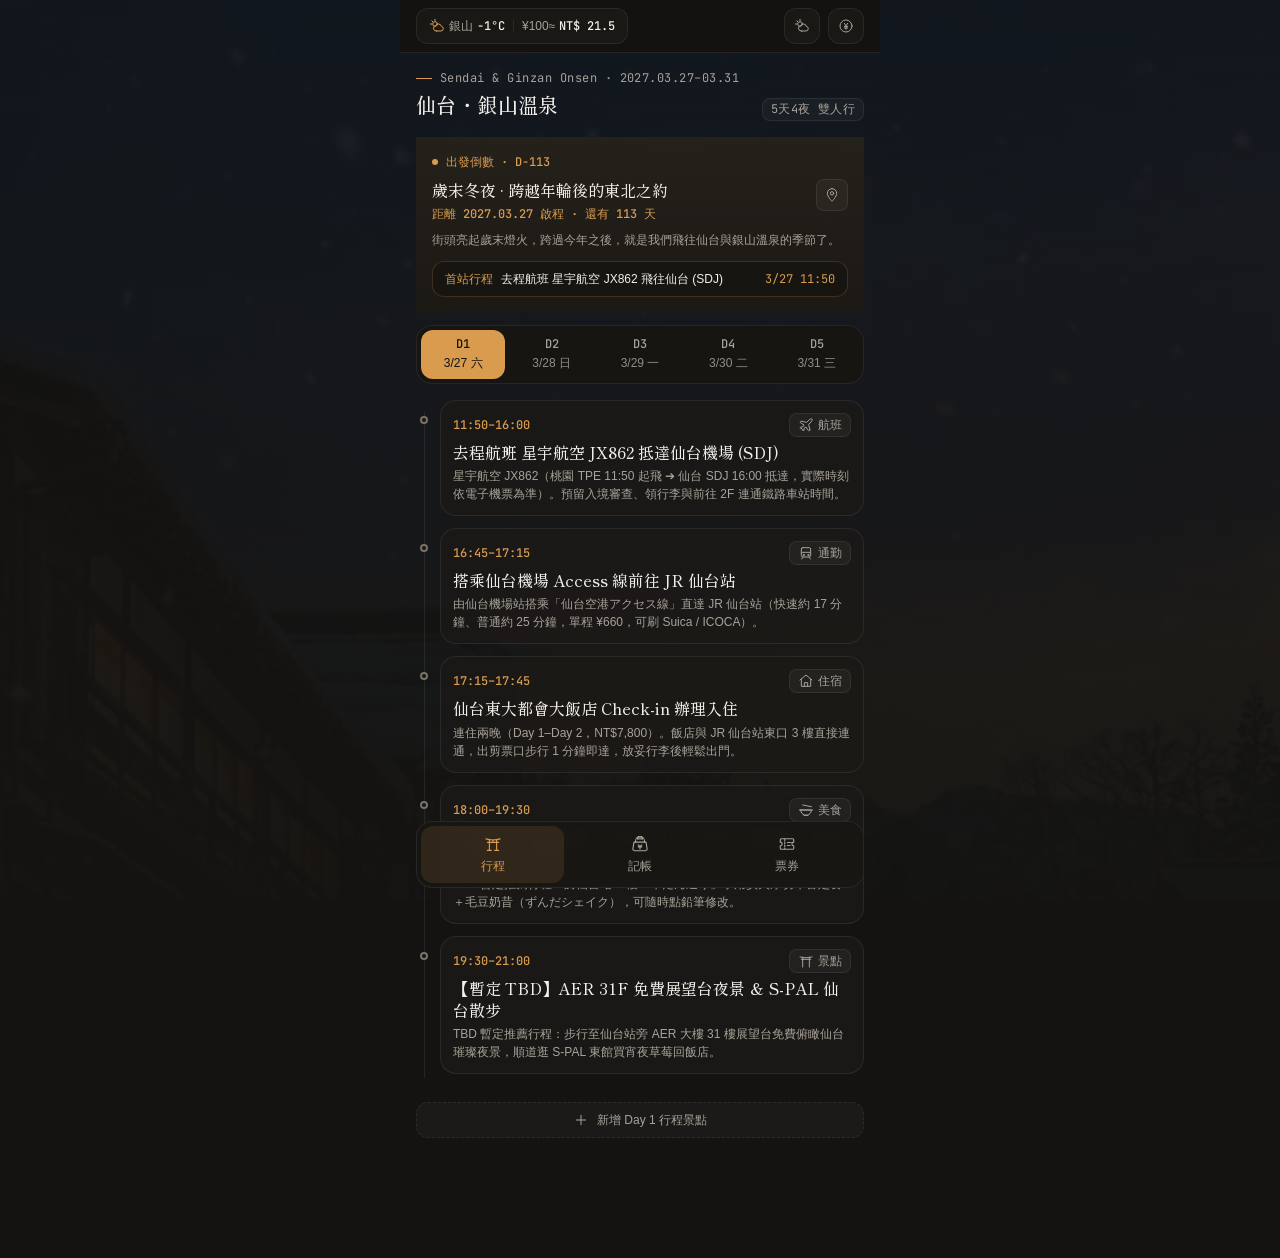
<file: 仙台_大正浪漫優化版.html>
<!DOCTYPE html>
<html lang="zh-Hant">
<head>
  <meta charset="UTF-8" />
  <meta name="viewport" content="width=device-width, initial-scale=1.0, viewport-fit=cover, maximum-scale=1.0, user-scalable=no" />
  <meta name="theme-color" content="#141311" />
  <meta name="apple-mobile-web-app-capable" content="yes" />
  <meta name="apple-mobile-web-app-status-bar-style" content="black-translucent" />
  <title>仙台・銀山溫泉 雙人旅誌</title>
  <link rel="manifest" href="./manifest.json" />
  <link rel="icon" type="image/png" href="./icon-192.png" />
  <link rel="apple-touch-icon" href="./apple-touch-icon.png" />
  <link rel="preconnect" href="https://fonts.googleapis.com">
  <link rel="preconnect" href="https://fonts.gstatic.com" crossorigin>
  <link href="https://fonts.googleapis.com/css2?family=JetBrains+Mono:wght@400;500&family=Shippori+Mincho:wght@400;500&display=swap" rel="stylesheet" media="print" onload="this.media='all'">

  <style>
    :root {
      /* 第 2 層：色彩 (Color) — 暖調深墨灰階 + 3 層中性文字 + 1 種琥珀強調色 + 8% 超低透明度細線 */
      --bg-base: #141311;
      --bg-card: rgba(28, 26, 23, 0.88);
      --bg-card-hover: rgba(36, 33, 29, 0.94);
      --bg-elevated: #22201C;

      --amber: #D99B4E;
      --amber-soft: rgba(217, 155, 78, 0.12);
      --vermilion: #C85A4B;

      --text-main: #F2EFE9;                  /* 第 1 層文字：和紙象牙白 (對比度 > 13:1) */
      --text-sub: #A8A298;                   /* 第 2 層文字：暖霧灰 (對比度 > 6.5:1) */
      --text-muted: #787268;                 /* 第 3 層文字：消光石板灰 */

      --border-sub: rgba(242, 239, 233, 0.08);     /* 8% 超低透明度細線 */
      --border-strong: rgba(242, 239, 233, 0.14);
      --border-accent: rgba(217, 155, 78, 0.28);

      /* 第 5 層：字體 (Type) — 嚴格限制 400 / 500，數據等寬對齊 */
      --font-serif: 'Shippori Mincho', 'Hiragino Mincho ProN', 'YuMincho', 'Songti TC', 'Noto Serif TC', serif;
      --font-mono: 'JetBrains Mono', 'SFMono-Regular', ui-monospace, 'Menlo', monospace;
      --font-sans: -apple-system, BlinkMacSystemFont, "Segoe UI", Roboto, "PingFang TC", sans-serif;

      /* 第 1 層 & 第 7 層：4px 網格與巢狀圓角系統 (外 16px - 內距 8px = 內 8px; 外 12px - 內距 8px = 內 4px) */
      --radius-xs: 4px;
      --radius-sm: 8px;
      --radius-md: 12px;
      --radius-lg: 16px;
      --radius-pill: 9999px;

      --shadow-card: 0 4px 16px rgba(0, 0, 0, 0.28);
    }

    * {
      box-sizing: border-box;
      margin: 0;
      padding: 0;
      -webkit-tap-highlight-color: transparent;
      font-style: normal;
    }

    body {
      background-color: var(--bg-base);
      color: var(--text-main);
      font-family: var(--font-sans);
      font-size: 14px;
      font-weight: 400;
      line-height: 1.5;
      -webkit-font-smoothing: antialiased;
      background-image: 
        linear-gradient(180deg, rgba(20, 19, 17, 0.88) 0%, rgba(20, 19, 17, 0.94) 48%, rgba(20, 19, 17, 0.98) 100%),
        url("[data-uri]");
      background-size: cover;
      background-position: center top;
      background-attachment: fixed;
      overflow-x: hidden;
      position: relative;
    }

    /* Layer 8 (Visuals): 隱藏前景落雪裝飾動畫，聚焦核心資訊 */
    #snow-canvas {
      display: none !important;
    }

    /* Layer 5 (Type): 全站數值、時間、匯率、金額強制等寬對齊 */
    .tabular-nums,
    .capsule-badge,
    .wx-day-tag,
    .wx-date-txt,
    .wx-temp-val,
    .wx-pop-val,
    .fx-num-inp,
    .fx-quick-chip,
    .rate-step-btn,
    .now-time,
    #next-spot-time,
    .day-chip-num,
    .day-chip-date,
    .tl-time-badge,
    .wallet-grand-twd,
    #wallet-jpy-sub,
    .quick-pill-amt,
    .tweak-amt-input,
    .stepper-btn,
    .ticket-code-pill,
    .station-time,
    .transit-duration,
    .ticket-clean-foot {
      font-variant-numeric: tabular-nums;
    }

    /* Layer 9 (Motion): 鍵盤 Focus 狀態 */
    button:focus-visible,
    a:focus-visible,
    input:focus-visible,
    select:focus-visible,
    textarea:focus-visible {
      outline: 2px solid var(--amber);
      outline-offset: 2px;
    }

    .app-viewport {
      max-width: 480px;
      margin: 0 auto;
      min-height: 100vh;
      position: relative;
      padding-bottom: calc(96px + env(safe-area-inset-bottom, 24px));
    }

    /* =========================================================
       頂部狀態列 (4px Grid, 高度鎖定 36px)
       ========================================================= */
    .app-top-capsule-bar {
      position: sticky;
      top: 0;
      z-index: 90;
      padding: 8px 16px;
      display: flex;
      align-items: center;
      justify-content: space-between;
      gap: 8px;
      background: rgba(20, 19, 17, 0.92);
      backdrop-filter: blur(12px);
      -webkit-backdrop-filter: blur(12px);
      border-bottom: 1px solid var(--border-sub);
    }

    .top-capsule-pill {
      display: inline-flex;
      align-items: center;
      height: 36px;
      gap: 8px;
      background: var(--bg-card);
      border: 1px solid var(--border-sub);
      border-radius: var(--radius-md);
      padding: 0 12px;
      font-size: 12px;
      color: var(--text-sub);
    }

    .capsule-badge {
      color: var(--text-main);
      font-family: var(--font-mono);
      font-weight: 500;
    }

    .capsule-divider {
      width: 1px;
      height: 12px;
      background: var(--border-sub);
    }

    .capsule-tools {
      display: flex;
      align-items: center;
      gap: 8px;
    }

    .tool-icon-btn {
      background: var(--bg-card);
      border: 1px solid var(--border-sub);
      color: var(--text-sub);
      width: 36px;
      height: 36px;
      border-radius: var(--radius-md);
      display: inline-flex;
      align-items: center;
      justify-content: center;
      cursor: pointer;
      transition: background-color 150ms ease, color 150ms ease, border-color 150ms ease;
    }
    .tool-icon-btn:hover,
    .tool-icon-btn.active {
      background: var(--amber-soft);
      color: var(--amber);
      border-color: var(--border-brass);
    }

    /* =========================================================
       懸浮彈窗：天氣預報 & 雙向換匯計算機
       外層圓角 16px - 內距 8px = 內層圓角 8px
       ========================================================= */
    .app-floating-modal {
      position: fixed;
      inset: 0;
      z-index: 260;
      background: rgba(12, 11, 10, 0.72);
      backdrop-filter: blur(8px);
      -webkit-backdrop-filter: blur(8px);
      display: flex;
      align-items: flex-start;
      justify-content: center;
      padding: 56px 16px 24px 16px;
      opacity: 0;
      pointer-events: none;
      transition: opacity 150ms ease;
    }
    .app-floating-modal.open {
      opacity: 1;
      pointer-events: auto;
    }

    .app-floating-modal-card {
      width: 100%;
      max-width: 448px;
      background: #1C1A17;
      border: 1px solid var(--border-sub);
      border-radius: var(--radius-xl);
      padding: 16px;
      box-shadow: var(--shadow-soft);
      transform: translateY(-4px);
      transition: transform 150ms ease;
      max-height: 82vh;
      overflow-y: auto;
    }
    .app-floating-modal.open .app-floating-modal-card {
      transform: translateY(0);
    }

    .wx-head-bar {
      display: flex;
      justify-content: space-between;
      align-items: center;
      margin-bottom: 12px;
      padding-bottom: 8px;
      border-bottom: 1px solid var(--border-sub);
    }

    .wx-row-item {
      display: flex;
      align-items: center;
      justify-content: space-between;
      padding: 8px 12px;
      border-radius: var(--radius-md);
      background: rgba(242, 239, 233, 0.03);
      border: 1px solid var(--border-sub);
      margin-bottom: 8px;
    }
    .wx-row-item:last-child {
      margin-bottom: 0;
    }
    .wx-day-tag {
      font-family: var(--font-mono);
      font-size: 12px;
      font-weight: 500;
      color: var(--amber);
      background: var(--amber-soft);
      padding: 2px 8px;
      border-radius: var(--radius-sm);
    }
    .wx-date-txt {
      font-size: 12px;
      font-weight: 500;
      color: var(--text-main);
    }
    .wx-cond-txt {
      font-size: 12px;
      color: var(--text-sub);
    }
    .wx-loc-txt {
      font-size: 12px;
      color: var(--text-muted);
      margin-top: 4px;
    }
    .wx-right-box {
      text-align: right;
      flex-shrink: 0;
    }
    .wx-temp-val {
      font-family: var(--font-mono);
      font-size: 14px;
      font-weight: 500;
      color: var(--text-main);
    }
    .wx-pop-val {
      font-family: var(--font-mono);
      font-size: 12px;
      color: var(--text-sub);
      margin-top: 2px;
    }

    /* 換匯計算機內部元件 */
    .fx-calc-row {
      display: grid;
      grid-template-columns: 1fr auto auto 1fr;
      gap: 8px;
      align-items: center;
    }
    .fx-input-box {
      background: rgba(20, 19, 17, 0.8);
      border: 1px solid var(--border-sub);
      border-radius: var(--radius-md);
      padding: 8px 12px;
    }
    .fx-input-box:focus-within {
      border-color: var(--amber);
    }
    .fx-curr-lbl {
      font-size: 12px;
      color: var(--text-sub);
      font-family: var(--font-mono);
      display: block;
      margin-bottom: 4px;
    }
    .fx-num-inp {
      width: 100%;
      background: transparent;
      border: none;
      color: var(--text-main);
      font-family: var(--font-mono);
      font-size: 16px !important;
      font-weight: 500;
      outline: none;
    }
    .fx-circle-tool {
      width: 36px;
      height: 36px;
      border-radius: var(--radius-md);
      border: 1px solid var(--border-sub);
      background: var(--bg-card);
      color: var(--text-main);
      cursor: pointer;
      display: inline-flex;
      align-items: center;
      justify-content: center;
      font-size: 14px;
      transition: background-color 150ms ease, border-color 150ms ease;
    }
    .fx-circle-tool:hover {
      border-color: var(--border-brass);
      color: var(--amber);
    }

    .fx-pills-bar {
      display: flex;
      gap: 8px;
      margin-top: 12px;
      flex-wrap: wrap;
    }
    .fx-quick-chip {
      height: 32px;
      padding: 0 12px;
      border-radius: var(--radius-sm);
      background: rgba(242, 239, 233, 0.04);
      border: 1px solid var(--border-sub);
      color: var(--text-sub);
      font-family: var(--font-mono);
      font-size: 12px;
      font-weight: 500;
      display: inline-flex;
      align-items: center;
      justify-content: center;
      cursor: pointer;
      transition: background-color 150ms ease, color 150ms ease, border-color 150ms ease;
    }
    .fx-quick-chip:hover {
      background: var(--amber-soft);
      color: var(--amber);
      border-color: var(--border-brass);
    }

    .fx-rate-tweak-bar {
      margin-top: 12px;
      padding: 8px 12px;
      background: rgba(242, 239, 233, 0.03);
      border-radius: var(--radius-md);
      border: 1px solid var(--border-sub);
      display: flex;
      align-items: center;
      justify-content: space-between;
      font-size: 12px;
      color: var(--text-sub);
    }
    .rate-step-btn {
      background: var(--bg-card);
      border: 1px solid var(--border-sub);
      color: var(--text-main);
      height: 32px;
      padding: 0 8px;
      border-radius: var(--radius-sm);
      font-family: var(--font-mono);
      font-size: 12px;
      cursor: pointer;
      transition: border-color 150ms ease, color 150ms ease;
    }
    .rate-step-btn:hover {
      border-color: var(--border-brass);
      color: var(--amber);
    }

    .fx-to-wallet-harmonized-btn {
      margin-top: 12px;
      width: 100%;
      height: 36px;
      padding: 0 12px;
      border-radius: var(--radius-md);
      background: var(--amber-soft);
      border: 1px solid var(--border-brass);
      color: var(--amber);
      font-family: var(--font-sans);
      font-size: 12px;
      font-weight: 500;
      display: flex;
      align-items: center;
      justify-content: center;
      gap: 8px;
      cursor: pointer;
      transition: background-color 150ms ease;
    }
    .fx-to-wallet-harmonized-btn:hover {
      background: rgba(217, 155, 78, 0.2);
    }

    /* =========================================================
       頁首標題區 (4px Grid, 字重 500, 句首大寫)
       ========================================================= */
    .taisho-hero {
      padding: 16px 16px 12px 16px;
    }

    .hero-eyebrow {
      font-family: var(--font-mono);
      font-size: 12px;
      letter-spacing: 0.04em;
      color: var(--text-sub);
      margin-bottom: 4px;
      display: flex;
      align-items: center;
      gap: 8px;
    }
    .hero-eyebrow::before {
      content: '';
      width: 16px;
      height: 1px;
      background: var(--amber);
    }

    .hero-title {
      font-family: var(--font-serif);
      font-size: 20px;
      font-weight: 500;
      letter-spacing: 0.02em;
      color: var(--text-main);
      line-height: 1.4;
      display: flex;
      align-items: baseline;
      justify-content: space-between;
      gap: 8px;
    }

    .hero-days-tag {
      font-family: var(--font-mono);
      font-size: 12px;
      font-weight: 400;
      color: var(--text-sub);
      border: 1px solid var(--border-sub);
      padding: 2px 8px;
      border-radius: var(--radius-sm);
      background: rgba(242, 239, 233, 0.03);
      white-space: nowrap;
    }

    /* =========================================================
       Direction 視覺亮點：全頁面唯一豐富材質與強調色核心元件
       (Now & Next 現場行程面板)
       外層圓角 16px - 內距 8px = 內層預覽盒圓角 8px
       ========================================================= */
    .now-next-card {
      margin: 4px 16px 12px 16px;
      background: linear-gradient(180deg, rgba(38, 33, 26, 0.94) 0%, rgba(28, 25, 21, 0.94) 100%);
      border: 1px solid var(--border-brass);
      border-radius: var(--radius-xl);
      padding: 16px;
      box-shadow: var(--shadow-soft);
      position: relative;
    }

    .card-label-row {
      display: flex;
      align-items: center;
      justify-content: space-between;
      margin-bottom: 8px;
    }

    .live-pulse-badge {
      display: inline-flex;
      align-items: center;
      gap: 8px;
      font-family: var(--font-mono);
      font-size: 12px;
      font-weight: 500;
      color: var(--amber);
    }

    /* Layer 9 (Motion): 靜態指示點，移除無限呼吸燈動畫 */
    .pulse-dot {
      width: 6px;
      height: 6px;
      border-radius: 50%;
      background: var(--amber);
    }

    .now-title-row {
      display: flex;
      align-items: flex-start;
      justify-content: space-between;
      gap: 12px;
    }

    .now-title {
      font-family: var(--font-serif);
      font-size: 16px;
      font-weight: 500;
      color: var(--text-main);
      line-height: 1.4;
    }

    .now-time {
      font-family: var(--font-mono);
      font-size: 12px;
      color: var(--amber);
      font-weight: 500;
      margin-top: 4px;
    }

    .now-desc {
      font-size: 12px;
      color: var(--text-sub);
      margin-top: 8px;
      line-height: 1.5;
    }

    .next-preview-box {
      margin-top: 12px;
      padding: 8px 12px;
      background: rgba(20, 19, 17, 0.64);
      border: 1px solid rgba(217, 155, 78, 0.2);
      border-radius: var(--radius-md);
      display: flex;
      align-items: center;
      justify-content: space-between;
      gap: 8px;
    }

    /* =========================================================
       Day 1 ~ Day 5 日期切換列
       外層圓角 12px - 內距 4px = 內層圓角 8px
       ========================================================= */
    .day-selector-bar {
      position: sticky;
      top: 52px;
      z-index: 80;
      margin: 0 16px 12px 16px;
      padding: 4px;
      background: rgba(24, 22, 19, 0.94);
      backdrop-filter: blur(12px);
      -webkit-backdrop-filter: blur(12px);
      border: 1px solid var(--border-sub);
      border-radius: var(--radius-lg);
      display: grid;
      grid-template-columns: repeat(5, 1fr);
      gap: 4px;
    }

    .day-chip-btn {
      padding: 6px 4px;
      border-radius: var(--radius-md);
      border: 1px solid transparent;
      background: transparent;
      color: var(--text-sub);
      text-align: center;
      cursor: pointer;
      transition: background-color 150ms ease, color 150ms ease, border-color 150ms ease;
      user-select: none;
    }

    .day-chip-num {
      font-family: var(--font-mono);
      font-size: 12px;
      font-weight: 500;
      display: block;
      line-height: 1.2;
    }

    .day-chip-date {
      font-size: 12px;
      opacity: 0.85;
      display: block;
      margin-top: 2px;
    }

    .day-chip-btn.active {
      background: var(--amber);
      color: #141311;
      font-weight: 500;
    }
    .day-chip-btn.active .day-chip-num,
    .day-chip-btn.active .day-chip-date {
      color: #141311;
      font-weight: 500;
      opacity: 1;
    }

    /* =========================================================
       時間軸與標誌細節：鐵道時刻表垂直軸線與 4px 同軸節點錨點
       ========================================================= */
    .timeline-container {
      padding: 4px 16px 8px 16px;
      position: relative;
    }

    .timeline-container::before {
      content: '';
      position: absolute;
      left: 24px;
      top: 16px;
      bottom: 16px;
      width: 1px;
      background: var(--border-sub);
    }

    .tl-card-item {
      position: relative;
      padding-left: 24px;
      margin-bottom: 12px;
    }

    /* Direction 標誌細節：1px 垂直導引線上對齊 4px 內芯圓孔節點 */
    .tl-node-pin {
      position: absolute;
      left: 4px;
      top: 16px;
      width: 8px;
      height: 8px;
      border-radius: 50%;
      background: var(--bg-base);
      border: 2px solid var(--text-muted);
      z-index: 2;
      transition: border-color 150ms ease, background-color 150ms ease;
    }
    .tl-card-item:hover .tl-node-pin,
    .tl-card-item.expanded .tl-node-pin {
      border-color: var(--amber);
      background: var(--amber);
    }

    /* 外層圓角 12px - 內距 8px = 內層標籤/按鈕圓角 4px */
    .tl-card-inner {
      background: var(--bg-card);
      border: 1px solid var(--border-sub);
      border-radius: var(--radius-lg);
      padding: 12px;
      transition: background-color 150ms ease, border-color 150ms ease;
      cursor: pointer;
    }
    .tl-card-inner:hover {
      background: var(--bg-card-hover);
    }
    .tl-card-item.expanded .tl-card-inner {
      border-color: var(--border-brass);
      background: var(--bg-card-hover);
    }

    .tl-head-row {
      display: flex;
      align-items: center;
      justify-content: space-between;
      gap: 8px;
      margin-bottom: 4px;
    }

    .tl-time-badge {
      font-family: var(--font-mono);
      font-size: 12px;
      font-weight: 500;
      color: var(--amber);
    }

    .tl-tag-pill {
      display: inline-flex;
      align-items: center;
      gap: 4px;
      font-size: 12px;
      font-weight: 400;
      padding: 2px 8px;
      border-radius: var(--radius-sm);
      background: rgba(242, 239, 233, 0.04);
      color: var(--text-sub);
      border: 1px solid var(--border-sub);
    }

    .tl-card-title {
      font-family: var(--font-serif);
      font-size: 16px;
      font-weight: 500;
      color: var(--text-main);
      line-height: 1.4;
      display: flex;
      align-items: center;
      justify-content: space-between;
      gap: 8px;
    }

    .tl-card-note {
      font-size: 12px;
      color: var(--text-sub);
      margin-top: 4px;
      line-height: 1.5;
    }

    .tl-card-actions {
      display: none;
      align-items: center;
      justify-content: space-between;
      gap: 8px;
      margin-top: 12px;
      padding-top: 8px;
      border-top: 1px solid var(--border-sub);
    }
    .tl-card-item.expanded .tl-card-actions {
      display: flex;
    }

    .action-btn-group {
      display: flex;
      align-items: center;
      gap: 8px;
    }

    .taisho-action-btn {
      display: inline-flex;
      align-items: center;
      justify-content: center;
      width: 32px;
      height: 32px;
      border-radius: var(--radius-sm);
      background: rgba(242, 239, 233, 0.04);
      border: 1px solid var(--border-sub);
      color: var(--text-sub);
      cursor: pointer;
      transition: background-color 150ms ease, color 150ms ease, border-color 150ms ease;
      text-decoration: none;
      flex-shrink: 0;
    }
    .taisho-action-btn:hover {
      background: var(--amber-soft);
      color: var(--amber);
      border-color: var(--border-brass);
    }
    .taisho-action-btn.btn-danger:hover {
      background: rgba(201, 91, 91, 0.16);
      border-color: rgba(201, 91, 91, 0.4);
      color: #E07A7A;
    }

    /* Layer 3 (Icons): 統一 16px、線寬 1.5 單色向量圖示 */
    .taisho-svg-icon {
      width: 16px;
      height: 16px;
      stroke: currentColor;
      stroke-width: 1.5;
      stroke-linecap: round;
      stroke-linejoin: round;
      fill: none !important;
      flex-shrink: 0;
    }
    .taisho-svg-icon * {
      fill: none !important;
      stroke: currentColor;
      stroke-width: 1.5;
    }

    .bottom-add-itinerary-btn,
    .bottom-add-ticket-btn {
      margin: 8px 16px 24px 16px;
      width: calc(100% - 32px);
      height: 36px;
      border-radius: var(--radius-md);
      background: rgba(242, 239, 233, 0.03);
      border: 1px dashed var(--border-sub);
      color: var(--text-sub);
      font-family: var(--font-sans);
      font-size: 12px;
      font-weight: 500;
      display: flex;
      align-items: center;
      justify-content: center;
      gap: 8px;
      cursor: pointer;
      transition: background-color 150ms ease, color 150ms ease, border-color 150ms ease;
    }
    .bottom-add-itinerary-btn:hover,
    .bottom-add-ticket-btn:hover {
      background: var(--amber-soft);
      color: var(--amber);
      border-color: var(--border-brass);
    }

    /* =========================================================
       分頁 2：記帳面板 (Layer 6: 雙欄水平列取代三欄置中卡片)
       ========================================================= */
    .wallet-hero-box {
      margin: 4px 16px 12px 16px;
      background: var(--bg-card);
      border: 1px solid var(--border-sub);
      border-radius: var(--radius-lg);
      padding: 12px 16px;
      display: flex;
      align-items: center;
      justify-content: space-between;
      gap: 12px;
    }
    .wallet-total-label {
      font-size: 12px;
      color: var(--text-sub);
    }
    .wallet-grand-twd {
      font-family: var(--font-mono);
      font-size: 20px;
      font-weight: 500;
      color: var(--amber);
    }

    .capsule-quick-grid {
      display: grid;
      grid-template-columns: repeat(2, 1fr);
      gap: 8px;
      padding: 0 16px 16px 16px;
    }

    .quick-exp-pill {
      height: 36px;
      background: var(--bg-card);
      border: 1px solid var(--border-sub);
      border-radius: var(--radius-md);
      padding: 0 12px;
      display: flex;
      align-items: center;
      justify-content: space-between;
      gap: 8px;
      cursor: pointer;
      transition: background-color 150ms ease, border-color 150ms ease;
      user-select: none;
    }
    .quick-exp-pill:hover {
      background: var(--bg-card-hover);
      border-color: var(--border-brass);
    }
    .quick-pill-name {
      font-size: 12px;
      font-weight: 500;
      color: var(--text-main);
    }
    .quick-pill-amt {
      font-size: 12px;
      color: var(--amber);
      font-family: var(--font-mono);
      font-weight: 500;
    }

    .wallet-cat-filter-bar {
      display: flex;
      gap: 8px;
      padding: 0 16px 12px 16px;
      overflow-x: auto;
      scrollbar-width: none;
    }
    .wallet-cat-filter-bar::-webkit-scrollbar {
      display: none;
    }
    .cat-filter-chip {
      height: 32px;
      padding: 0 12px;
      border-radius: var(--radius-sm);
      font-size: 12px;
      font-family: var(--font-sans);
      font-weight: 400;
      background: var(--bg-card);
      border: 1px solid var(--border-sub);
      color: var(--text-sub);
      white-space: nowrap;
      cursor: pointer;
      transition: background-color 150ms ease, color 150ms ease, border-color 150ms ease;
    }
    .cat-filter-chip.active {
      background: var(--amber);
      color: #141311;
      border-color: var(--amber);
      font-weight: 500;
    }

    .exp-list-container {
      padding: 0 16px 16px 16px;
      display: flex;
      flex-direction: column;
      gap: 8px;
    }

    .exp-item-card {
      background: var(--bg-card);
      border: 1px solid var(--border-sub);
      border-radius: var(--radius-lg);
      padding: 12px;
      cursor: pointer;
      transition: background-color 150ms ease, border-color 150ms ease;
    }
    .exp-item-card:hover,
    .exp-item-card.expanded {
      background: var(--bg-card-hover);
      border-color: var(--border-brass);
    }

    .exp-main-row {
      display: flex;
      align-items: center;
      justify-content: space-between;
      gap: 12px;
    }

    .exp-card-actions {
      display: none;
      align-items: center;
      justify-content: space-between;
      margin-top: 12px;
      padding-top: 8px;
      border-top: 1px solid var(--border-sub);
    }
    .exp-item-card.expanded .exp-card-actions {
      display: flex;
    }

    .wallet-fab-add-btn {
      position: fixed;
      right: max(16px, calc(50vw - 224px));
      bottom: calc(80px + env(safe-area-inset-bottom, 16px));
      width: 44px;
      height: 44px;
      border-radius: var(--radius-lg);
      background: var(--amber);
      color: #141311;
      border: 1px solid var(--border-brass);
      box-shadow: var(--shadow-soft);
      display: inline-flex;
      align-items: center;
      justify-content: center;
      cursor: pointer;
      z-index: 95;
      transition: background-color 150ms ease, opacity 150ms ease;
    }
    .wallet-fab-add-btn:hover {
      background: #E3A85C;
    }

    /* =========================================================
       分頁 3：票券與實用資訊 (簡化裝飾，保留機能時刻結構)
       ========================================================= */
    .tickets-container {
      padding: 0 16px;
      display: flex;
      flex-direction: column;
      gap: 8px;
    }

    .vintage-ticket-card {
      background: var(--bg-card);
      border: 1px solid var(--border-sub);
      border-radius: var(--radius-lg);
      padding: 12px 16px;
      position: relative;
      cursor: pointer;
      transition: background-color 150ms ease, border-color 150ms ease;
    }
    .vintage-ticket-card:hover,
    .vintage-ticket-card.expanded {
      background: var(--bg-card-hover);
      border-color: var(--border-brass);
    }

    .ticket-head-row {
      display: flex;
      justify-content: space-between;
      align-items: center;
      margin-bottom: 8px;
    }

    .ticket-series {
      font-family: var(--font-sans);
      font-size: 12px;
      color: var(--text-sub);
      font-weight: 500;
    }

    .ticket-code-pill {
      font-family: var(--font-mono);
      font-size: 12px;
      background: rgba(242, 239, 233, 0.04);
      color: var(--amber);
      padding: 2px 8px;
      border-radius: var(--radius-sm);
      border: 1px solid var(--border-sub);
      font-weight: 500;
    }

    .ticket-route-row {
      display: flex;
      align-items: center;
      justify-content: space-between;
      gap: 12px;
      margin: 4px 0 8px 0;
    }

    .station-block {
      flex: 1;
    }
    .station-block:last-child {
      text-align: right;
    }

    .station-city {
      font-family: var(--font-serif);
      font-size: 16px;
      font-weight: 500;
      color: var(--text-main);
    }

    .station-time {
      font-family: var(--font-mono);
      font-size: 12px;
      color: var(--amber);
      margin-top: 2px;
    }

    .transit-decor-line {
      flex: 1;
      display: flex;
      flex-direction: column;
      align-items: center;
      gap: 4px;
    }
    .transit-duration {
      font-family: var(--font-mono);
      font-size: 12px;
      color: var(--text-sub);
    }
    .line-track {
      width: 100%;
      height: 1px;
      background: var(--border-sub);
    }

    .ticket-clean-foot {
      margin-top: 8px;
      padding-top: 8px;
      border-top: 1px solid var(--border-sub);
      display: flex;
      align-items: center;
      justify-content: space-between;
      font-size: 12px;
      color: var(--text-sub);
      font-family: var(--font-mono);
    }

    .tkt-card-actions {
      display: none;
      align-items: center;
      justify-content: space-between;
      margin-top: 12px;
      padding-top: 8px;
      border-top: 1px solid var(--border-sub);
    }
    .vintage-ticket-card.expanded .tkt-card-actions {
      display: flex;
    }

    .driver-card-btn {
      display: inline-flex;
      align-items: center;
      gap: 4px;
      height: 32px;
      padding: 0 8px;
      border-radius: var(--radius-sm);
      background: rgba(242, 239, 233, 0.04);
      border: 1px solid var(--border-sub);
      color: var(--text-sub);
      font-family: var(--font-sans);
      font-size: 12px;
      font-weight: 500;
      cursor: pointer;
      transition: background-color 150ms ease, color 150ms ease, border-color 150ms ease;
    }
    .driver-card-btn:hover {
      background: var(--amber-soft);
      color: var(--amber);
      border-color: var(--border-brass);
    }

    /* Section Title in Tabs */
    .section-header-label {
      padding: 16px 16px 8px 16px;
      font-size: 12px;
      font-family: var(--font-sans);
      font-weight: 500;
      color: var(--text-sub);
    }

    /* =========================================================
       底部導覽列 (外層圓角 12px - 內距 4px = 內層圓角 8px)
       ========================================================= */
    .bottom-taisho-nav {
      position: fixed;
      bottom: max(12px, env(safe-area-inset-bottom, 12px));
      left: 50%;
      transform: translateX(-50%);
      width: calc(100% - 32px);
      max-width: 448px;
      z-index: 100;
      background: rgba(24, 22, 19, 0.96);
      backdrop-filter: blur(12px);
      -webkit-backdrop-filter: blur(12px);
      border: 1px solid var(--border-sub);
      border-radius: var(--radius-lg);
      padding: 4px;
      box-shadow: var(--shadow-soft);
      display: grid;
      grid-template-columns: repeat(3, 1fr);
      gap: 4px;
    }

    .taisho-nav-tab {
      display: flex;
      flex-direction: column;
      align-items: center;
      justify-content: center;
      gap: 4px;
      padding: 8px 4px;
      border-radius: var(--radius-md);
      color: var(--text-sub);
      background: transparent;
      border: none;
      cursor: pointer;
      transition: background-color 150ms ease, color 150ms ease;
    }

    .taisho-nav-tab .nav-tab-icon {
      display: inline-flex;
      align-items: center;
      justify-content: center;
      height: 20px;
    }

    .taisho-nav-svg {
      width: 18px;
      height: 18px;
      stroke: currentColor;
      stroke-width: 1.5;
      stroke-linecap: round;
      stroke-linejoin: round;
      fill: none;
    }
    .taisho-nav-svg .svg-accent-fill {
      display: none;
    }

    .taisho-nav-tab .nav-tab-text {
      font-size: 12px;
      font-weight: 500;
    }

    .taisho-nav-tab.active {
      background: var(--amber-soft);
      color: var(--amber);
    }

    /* =========================================================
       分頁切換控制
       ========================================================= */
    .tab-section-pane {
      display: none;
    }
    .tab-section-pane.active {
      display: block;
    }

    /* =========================================================
       互動彈窗 Modal (新增/修改表單)
       外層圓角 16px - 內距 8px = 內層圓角 8px
       ========================================================= */
    .app-modal-backdrop {
      position: fixed;
      inset: 0;
      z-index: 300;
      background: rgba(12, 11, 10, 0.76);
      backdrop-filter: blur(8px);
      -webkit-backdrop-filter: blur(8px);
      display: none;
      align-items: center;
      justify-content: center;
      padding: 16px;
    }
    .app-modal-backdrop.open {
      display: flex;
    }

    .app-modal-sheet {
      width: 100%;
      max-width: 448px;
      background: #1C1A17;
      border: 1px solid var(--border-sub);
      border-radius: var(--radius-xl);
      padding: 16px;
      box-shadow: var(--shadow-soft);
      max-height: 88vh;
      overflow-y: auto;
    }

    .modal-head {
      display: flex;
      align-items: center;
      justify-content: space-between;
      margin-bottom: 16px;
      padding-bottom: 12px;
      border-bottom: 1px solid var(--border-sub);
    }

    .modal-title {
      font-family: var(--font-serif);
      font-size: 16px;
      font-weight: 500;
      color: var(--text-main);
      display: flex;
      align-items: center;
      gap: 8px;
    }

    .modal-close-x {
      background: rgba(242, 239, 233, 0.04);
      border: 1px solid var(--border-sub);
      color: var(--text-sub);
      width: 32px;
      height: 32px;
      border-radius: var(--radius-sm);
      display: inline-flex;
      align-items: center;
      justify-content: center;
      cursor: pointer;
      font-size: 14px;
    }

    .form-group {
      margin-bottom: 12px;
    }

    .form-label {
      display: block;
      font-size: 12px;
      color: var(--text-sub);
      margin-bottom: 4px;
      font-family: var(--font-sans);
    }

    .form-input,
    .form-select,
    .form-textarea {
      width: 100%;
      background: rgba(20, 19, 17, 0.9);
      border: 1px solid var(--border-sub);
      border-radius: var(--radius-md);
      padding: 8px 12px;
      color: var(--text-main);
      font-family: var(--font-sans);
      font-size: 16px !important;
      outline: none;
    }
    .form-input:focus,
    .form-select:focus,
    .form-textarea:focus {
      border-color: var(--amber);
    }

    .tweak-amount-display {
      display: flex;
      align-items: center;
      justify-content: space-between;
      background: rgba(20, 19, 17, 0.9);
      border: 1px solid var(--border-sub);
      border-radius: var(--radius-md);
      padding: 8px 12px;
      margin-bottom: 8px;
    }

    .tweak-amt-input {
      background: transparent;
      border: none;
      color: var(--amber);
      font-family: var(--font-mono);
      font-size: 20px !important;
      font-weight: 500;
      width: 100%;
      outline: none;
    }

    .stepper-btn-row {
      display: grid;
      grid-template-columns: repeat(5, 1fr);
      gap: 4px;
      margin-bottom: 12px;
    }

    .stepper-btn {
      height: 32px;
      border-radius: var(--radius-sm);
      background: rgba(242, 239, 233, 0.04);
      border: 1px solid var(--border-sub);
      color: var(--text-main);
      font-family: var(--font-mono);
      font-size: 12px;
      font-weight: 500;
      cursor: pointer;
      transition: background-color 150ms ease, color 150ms ease, border-color 150ms ease;
    }
    .stepper-btn:hover {
      background: var(--amber-soft);
      color: var(--amber);
      border-color: var(--border-brass);
    }

    .btn-submit-primary {
      width: 100%;
      height: 40px;
      border-radius: var(--radius-md);
      background: var(--amber);
      color: #141311;
      border: none;
      font-family: var(--font-sans);
      font-size: 14px;
      font-weight: 500;
      cursor: pointer;
      margin-top: 8px;
      transition: background-color 150ms ease;
    }
    .btn-submit-primary:hover {
      background: #E3A85C;
    }

    /* 頂部提示 Toast */
    .taisho-toast-pill {
      position: fixed;
      top: 16px;
      left: 50%;
      transform: translateX(-50%) translateY(-16px);
      z-index: 400;
      background: #1C1A17;
      border: 1px solid var(--border-brass);
      color: var(--text-main);
      padding: 8px 16px;
      border-radius: var(--radius-md);
      font-size: 12px;
      font-weight: 500;
      box-shadow: var(--shadow-soft);
      opacity: 0;
      pointer-events: none;
      transition: opacity 150ms ease, transform 150ms ease;
      white-space: nowrap;
    }
    .taisho-toast-pill.show {
      opacity: 1;
      transform: translateX(-50%) translateY(0);
    }
  </style>
</head>
<body>

  <!-- 落雪動畫 Canvas -->
  <canvas id="snow-canvas"></canvas>

  <div class="app-viewport">
    
    <!-- 頂部微型狀態膠囊列（天氣與匯率與古典羅盤相同風格） -->
    <header class="app-top-capsule-bar">
      <div class="top-capsule-pill">
        <span id="pill-wx-trigger" style="display:inline-flex;align-items:center;gap:4px;cursor:pointer;" title="點擊查看 5 日天氣預報">
          <span class="dyn-wx-icon" style="display:inline-flex;align-items:center;color:var(--amber);"></span>
          <span>銀山</span>
          <span class="capsule-badge" id="pill-weather-temp">-1°C</span>
        </span>
        <span class="capsule-divider"></span>
        <span id="pill-fx-trigger" style="display:inline-flex;align-items:center;gap:4px;cursor:pointer;" title="點擊開啟日圓台幣換匯計算機">
          <span>¥100≈</span>
          <span class="capsule-badge" id="pill-fx-rate">NT$ 21.5</span>
        </span>

      </div>

      <div class="capsule-tools">
        <!-- 古典羅盤同風格：天氣預報按鈕 -->
        <button type="button" class="tool-icon-btn" id="wx-toggle-btn" title="展開 5 日東北天氣與降雨預報">
          <span class="dyn-wx-icon" style="display:inline-flex;align-items:center;"></span>
        </button>
        <!-- 古典羅盤同風格：雙向換匯與匯率微調按鈕 -->
        <button type="button" class="tool-icon-btn" id="fx-toggle-btn" title="展開日圓 ⇄ 台幣雙向換匯與匯率微調">
          <span class="dyn-fx-icon" style="display:inline-flex;align-items:center;"></span>
        </button>
      </div>
    </header>

    <!-- ========================================================
         原版完整架構 1：5 日逐日天氣預報 懸浮視窗 (背景虛化)
         ======================================================== -->
    <div id="wx-modal-backdrop" class="app-floating-modal" aria-hidden="true">
      <section id="wx-drawer" class="app-floating-modal-card" aria-label="行程天氣預報">
        <div class="wx-head-bar">
          <div>
            <div style="font-family:var(--font-serif);color:var(--text-main);font-weight:500;font-size:16px;">3/27–3/31 逐日天氣預報</div>
            <div style="font-size:12px;color:var(--text-sub);margin-top:4px;">仙台・松島・銀山溫泉 氣象預報</div>
          </div>
          <button type="button" id="wx-close-btn" class="fx-quick-chip" style="color:var(--amber);border-color:var(--border-brass);">關閉 ✕</button>
        </div>

        <div id="wx-forecast-list">
          <div class="wx-row-item">
            <div>
              <div style="display:flex;align-items:center;gap:8px;">
                <span class="wx-day-tag">Day 1</span>
                <span class="wx-date-txt">3/27 (六)</span>
                <span class="wx-cond-txt">晴時多雲</span>
              </div>
              <div class="wx-loc-txt">仙台機場 SDJ · 仙台車站東口</div>
            </div>
            <div class="wx-right-box">
              <div class="wx-temp-val">3° ~ 12°C</div>
              <div class="wx-pop-val">降雨 20%</div>
            </div>
          </div>

          <div class="wx-row-item">
            <div>
              <div style="display:flex;align-items:center;gap:8px;">
                <span class="wx-day-tag">Day 2</span>
                <span class="wx-date-txt">3/28 (日)</span>
                <span class="wx-cond-txt">晴朗微涼</span>
              </div>
              <div class="wx-loc-txt">日本三景・松島海岸 · 一番町</div>
            </div>
            <div class="wx-right-box">
              <div class="wx-temp-val">4° ~ 13°C</div>
              <div class="wx-pop-val">降雨 20%</div>
            </div>
          </div>

          <div class="wx-row-item">
            <div>
              <div style="display:flex;align-items:center;gap:8px;">
                <span class="wx-day-tag">Day 3</span>
                <span class="wx-date-txt">3/29 (一)</span>
                <span class="wx-cond-txt">多雲或微雪</span>
              </div>
              <div class="wx-loc-txt">山形尾花澤・銀山溫泉（山區寒冷）</div>
            </div>
            <div class="wx-right-box">
              <div class="wx-temp-val">-1° ~ 6°C</div>
              <div class="wx-pop-val">降雪 40%</div>
            </div>
          </div>

          <div class="wx-row-item">
            <div>
              <div style="display:flex;align-items:center;gap:8px;">
                <span class="wx-day-tag">Day 4</span>
                <span class="wx-date-txt">3/30 (二)</span>
                <span class="wx-cond-txt">晴時多雲</span>
              </div>
              <div class="wx-loc-txt">銀山溫泉 ➔ 仙台西口・青葉城</div>
            </div>
            <div class="wx-right-box">
              <div class="wx-temp-val">3° ~ 13°C</div>
              <div class="wx-pop-val">降雨 20%</div>
            </div>
          </div>

          <div class="wx-row-item">
            <div>
              <div style="display:flex;align-items:center;gap:8px;">
                <span class="wx-day-tag">Day 5</span>
                <span class="wx-date-txt">3/31 (三)</span>
                <span class="wx-cond-txt">晴朗舒適</span>
              </div>
              <div class="wx-loc-txt">仙台朝市 · S-PAL · 仙台機場 SDJ</div>
            </div>
            <div class="wx-right-box">
              <div class="wx-temp-val">4° ~ 14°C</div>
              <div class="wx-pop-val">降雨 15%</div>
            </div>
          </div>
        </div>

        <div style="margin-top:12px;padding-top:8px;border-top:1px solid var(--border-sub);display:flex;justify-content:space-between;align-items:center;font-size:12px;color:var(--text-sub);">
          <span>銀山溫泉夜間約 -1°C，請備妥防風外套與防滑鞋</span>
          <a href="https://www.jma.go.jp/bosai/forecast/" target="_blank" rel="noopener" style="color:var(--amber);text-decoration:none;font-weight:500;">日本氣象廳 ↗</a>
        </div>
      </section>
    </div>

    <!-- ========================================================
         原版完整架構 2：日圓 ⇄ 台幣 雙向換匯計算機 懸浮視窗 (背景虛化)
         ======================================================== -->
    <div id="fx-modal-backdrop" class="app-floating-modal" aria-hidden="true">
      <section id="fx-mini-drawer" class="app-floating-modal-card" aria-label="日圓台幣匯率換算">
        <div class="wx-head-bar">
          <span style="font-family:var(--font-serif);color:var(--text-main);font-weight:500;font-size:16px;">日圓 ⇄ 台幣 換匯計算</span>
          <button type="button" id="fx-close-btn" class="fx-quick-chip" style="color:var(--amber);border-color:var(--border-brass);">關閉 ✕</button>
        </div>

        <!-- 雙向輸入與 ⇄ 對調列 -->
        <div class="fx-calc-row">
          <div class="fx-input-box">
            <span class="fx-curr-lbl" id="fx-left-label">日圓 JPY (¥)</span>
            <input type="number" id="fx-left-input" class="fx-num-inp" value="1000" inputmode="decimal" />
          </div>

          <button type="button" id="fx-clear-btn" class="fx-circle-tool" title="歸零清空">⌫</button>
          <button type="button" id="fx-swap-btn" class="fx-circle-tool" title="對調日圓與台幣方向">⇄</button>

          <div class="fx-input-box">
            <span class="fx-curr-lbl" id="fx-right-label">台幣 TWD ($)</span>
            <input type="number" id="fx-right-input" class="fx-num-inp" value="215" inputmode="decimal" />
          </div>
        </div>

        <!-- 常用面額快選膠囊 -->
        <div class="fx-pills-bar" id="fx-preset-chips">
          <button type="button" class="fx-quick-chip" data-val="500">¥500</button>
          <button type="button" class="fx-quick-chip" data-val="1000">¥1,000</button>
          <button type="button" class="fx-quick-chip" data-val="3000">¥3,000</button>
          <button type="button" class="fx-quick-chip" data-val="5000">¥5,000</button>
          <button type="button" class="fx-quick-chip" data-val="10000">¥10,000</button>
        </div>

        <!-- 匯率微調控制列 -->
        <div class="fx-rate-tweak-bar">
          <span>當前換算匯率：<strong style="color:var(--amber);font-family:var(--font-mono);" id="fx-rate-display">0.215</strong></span>
          <div style="display:flex;align-items:center;gap:4px;">
            <button type="button" class="rate-step-btn" id="rate-minus-btn">-0.001</button>
            <button type="button" class="rate-step-btn" id="rate-plus-btn">+0.001</button>
            <button type="button" class="rate-step-btn" id="rate-reset-btn" style="color:var(--text-sub);">重設</button>
          </div>
        </div>
        <button type="button" id="fx-to-wallet-btn" class="fx-to-wallet-harmonized-btn">
          <span class="dyn-fx-icon" style="display:inline-flex;align-items:center;"></span>
          <span>將此換算金額帶入記帳</span>
        </button>
      </section>
    </div>

    <!-- 頁首詩意大標 -->
    <div class="taisho-hero">
      <div class="hero-eyebrow">Sendai & Ginzan Onsen · 2027.03.27–03.31</div>
      <div class="hero-title">
        <span>仙台・銀山溫泉</span>
        <span class="hero-days-tag">5天4夜 雙人行</span>
      </div>
    </div>

    <!-- ========================================================
         TAB 1: ⛩️ 行程 (Itinerary)
         ======================================================== -->
    <section id="pane-itinerary" class="tab-section-pane active">
      
      <!-- 現場智慧感知卡 (Now & Next) - 智慧時鐘動態感知 (恆定現場，不隨天數切換跳動) -->
      <div class="now-next-card" id="now-next-banner">
        <div class="card-label-row">
          <div class="live-pulse-badge">
            <span class="pulse-dot"></span>
            <span id="now-pulse-text">當前行程</span>
          </div>
          <span style="font-size:12px;color:var(--amber);font-family:var(--font-mono);font-weight:500;" id="now-day-label"></span>
        </div>
        
        <div class="now-title-row">
          <div>
            <div class="now-title" id="now-spot-title">去程航班 星宇航空 JX862 抵達仙台機場 (SDJ)</div>
            <div class="now-time" id="now-spot-time">11:50–16:00 · 航班</div>
          </div>
          <a id="now-map-link" href="https://www.google.com/maps/search/?api=1&query=Sendai+Airport" target="_blank" rel="noopener" class="taisho-action-btn" title="開啟現場 Google 地圖導航">
            <span class="dyn-map-icon" style="display:inline-flex;align-items:center;"></span>
          </a>
        </div>
        
        <div class="now-desc" id="now-spot-desc" style="margin-top:8px;">
          星宇航空 JX862（桃園 TPE 11:50 起飛 ➔ 仙台 SDJ 16:00 抵達）。抵達後前往 2F 連通鐵路車站搭乘 Access 線。
        </div>

        <div id="next-preview-box" class="next-preview-box">
          <div style="display:flex;align-items:center;gap:8px;overflow:hidden;text-overflow:ellipsis;white-space:nowrap;">
            <span id="next-label-tag" style="color:var(--amber);font-weight:500;font-size:12px;font-family:var(--font-mono);flex-shrink:0;">下一站</span>
            <span id="next-spot-title" style="color:var(--text-main);font-size:12px;font-weight:500;overflow:hidden;text-overflow:ellipsis;white-space:nowrap;">搭乘仙台機場 Access 線前往 JR 仙台站</span>
          </div>
          <span id="next-spot-time" style="color:var(--amber);font-family:var(--font-mono);font-size:12px;flex-shrink:0;margin-left:8px;">16:45–17:15</span>
        </div>
      </div>

      <!-- 日期切換導覽 (Day 1 ~ Day 5) -->
      <div class="day-selector-bar" id="day-bar">
        <div class="day-chip-btn active" data-day="0">
          <span class="day-chip-num">D1</span>
          <span class="day-chip-date">3/27 六</span>
        </div>
        <div class="day-chip-btn" data-day="1">
          <span class="day-chip-num">D2</span>
          <span class="day-chip-date">3/28 日</span>
        </div>
        <div class="day-chip-btn" data-day="2">
          <span class="day-chip-num">D3</span>
          <span class="day-chip-date">3/29 一</span>
        </div>
        <div class="day-chip-btn" data-day="3">
          <span class="day-chip-num">D4</span>
          <span class="day-chip-date">3/30 二</span>
        </div>
        <div class="day-chip-btn" data-day="4">
          <span class="day-chip-num">D5</span>
          <span class="day-chip-date">3/31 三</span>
        </div>
      </div>

      <!-- 和風時間軸列表 -->
      <div class="timeline-container" id="timeline-list">
        <!-- 動態渲染行程 -->
      </div>

      <!-- 行程最下方的「＋ 新增行程景點」按鈕 -->
      <button type="button" class="bottom-add-itinerary-btn" id="btn-bottom-add-itinerary">
        <svg class="taisho-svg-icon" viewBox="0 0 24 24"><line x1="12" y1="5" x2="12" y2="19"></line><line x1="5" y1="12" x2="19" y2="12"></line></svg>
        <span>新增 Day 1 行程景點</span>
      </button>

    </section>

    <!-- ========================================================
         TAB 2: 💴 記帳 (Wallet) - 點擊項目才展開修改與刪除
         ======================================================== -->
    <section id="pane-wallet" class="tab-section-pane">
      
      <!-- 總花費數據卡（精簡緊湊版＋日圓現金小計） -->
      <div class="wallet-hero-box wallet-hero-compact">
        <div>
          <div class="wallet-total-label">兩人共同旅費累計支出（折合台幣）</div>
          <div id="wallet-jpy-sub" style="font-size:12px;color:var(--text-sub);font-family:var(--font-mono);margin-top:4px;">日圓消費累計：¥0</div>
        </div>
        <div class="wallet-grand-twd" id="wallet-grand-total">NT$ 42,100</div>
      </div>

      <!-- 右下角懸浮「＋」新增記帳按鈕 -->
      <button type="button" class="wallet-fab-add-btn" id="btn-top-add-custom-exp" title="新增一筆消費／自訂記帳" aria-label="新增消費">
        <svg viewBox="0 0 24 24" width="18" height="18" stroke="#141311" stroke-width="1.5" stroke-linecap="round" stroke-linejoin="round" fill="none">
          <line x1="12" y1="5" x2="12" y2="19"></line>
          <line x1="5" y1="12" x2="19" y2="12"></line>
        </svg>
      </button>

      <!-- 常用 6 項快速記帳（雙欄水平列，無裝飾 Emoji） -->
      <div class="section-header-label" style="padding-top:4px;">常用項目快速記帳</div>
      <div class="capsule-quick-grid">
        <div class="quick-exp-pill" data-name="早餐" data-amount="800" data-cat="美食">
          <span class="quick-pill-name">早餐</span>
          <span class="quick-pill-amt">¥800</span>
        </div>
        <div class="quick-exp-pill" data-name="午餐" data-amount="2000" data-cat="美食">
          <span class="quick-pill-name">午餐</span>
          <span class="quick-pill-amt">¥2,000</span>
        </div>
        <div class="quick-exp-pill" data-name="晚餐" data-amount="4500" data-cat="美食">
          <span class="quick-pill-name">晚餐</span>
          <span class="quick-pill-amt">¥4,500</span>
        </div>
        <div class="quick-exp-pill" data-name="飲料・咖啡" data-amount="500" data-cat="美食">
          <span class="quick-pill-name">咖啡飲料</span>
          <span class="quick-pill-amt">¥500</span>
        </div>
        <div class="quick-exp-pill" data-name="超商・車票" data-amount="1000" data-cat="交通">
          <span class="quick-pill-name">超商車票</span>
          <span class="quick-pill-amt">¥1,000</span>
        </div>
        <div class="quick-exp-pill" data-name="甜點・小吃" data-amount="600" data-cat="美食">
          <span class="quick-pill-name">甜點小吃</span>
          <span class="quick-pill-amt">¥600</span>
        </div>
      </div>

      <!-- 記帳明細列表與分類快篩 -->
      <div class="section-header-label" style="padding-top:0;">消費明細記錄（點擊項目展開修改或刪除）</div>
      <div class="wallet-cat-filter-bar" id="wallet-cat-bar">
        <button type="button" class="cat-filter-chip active" data-cat="ALL">全部</button>
        <button type="button" class="cat-filter-chip" data-cat="美食">美食</button>
        <button type="button" class="cat-filter-chip" data-cat="交通">交通</button>
        <button type="button" class="cat-filter-chip" data-cat="購物/伴手禮">購物</button>
        <button type="button" class="cat-filter-chip" data-cat="住宿">住宿</button>
        <button type="button" class="cat-filter-chip" data-cat="機票">機票</button>
        <button type="button" class="cat-filter-chip" data-cat="其他">其他</button>
      </div>
      <div class="exp-list-container" id="wallet-history-list">
        <!-- 動態渲染記帳列表 -->
      </div>

    </section>

    <!-- ========================================================
         TAB 3: 🎫 票券 (Pocket) - 點擊票券才展開修改與刪除
         ======================================================== -->
    <section id="pane-pocket" class="tab-section-pane">
      
      <div class="section-header-label" style="padding-top:4px;">乘車券與登機證（點擊票券展開修改或刪除）</div>
      
      <!-- 動態票券清單 -->
      <div class="tickets-container" id="pocket-tickets-list">
        <!-- 動態渲染票券 -->
      </div>

      <!-- 票券最下方的「＋ 新增票券 / 憑證」按鈕 -->
      <button type="button" class="bottom-add-ticket-btn" id="btn-bottom-add-ticket">
        <svg class="taisho-svg-icon" viewBox="0 0 24 24"><line x1="12" y1="5" x2="12" y2="19"></line><line x1="5" y1="12" x2="19" y2="12"></line></svg>
        <span>新增票券／交通乘車券／預約憑證</span>
      </button>

      <!-- 住宿飯店總覽 -->
      <div class="section-header-label">住宿飯店與導航</div>
      <div style="padding:0 16px;display:flex;flex-direction:column;gap:8px;">
        <div class="tl-card-inner">
          <div class="tl-head-row">
            <span class="tl-time-badge">Day 1–2 連住 2 晚</span>
            <span class="tl-tag-pill"><span class="dyn-hotel-icon" style="display:inline-flex;"></span> 仙台站東口直通</span>
          </div>
          <div class="tl-card-title">
            <span>仙台東大都會大飯店</span>
            <div style="display:flex;align-items:center;gap:8px;flex-shrink:0;">
              <button type="button" class="driver-card-btn" onclick="openDriverModal(0)" title="顯示日文地址給計程車司機看">司機指差卡</button>
              <a href="https://www.google.com/maps/search/?api=1&query=Hotel+Metropolitan+Sendai+East" target="_blank" rel="noopener" class="taisho-action-btn" title="開啟 Google 地圖導航">
                <span class="dyn-map-icon" style="display:inline-flex;"></span>
              </a>
            </div>
          </div>
          <div class="tl-card-note tabular-nums">ホテルメトロポリタン仙台イースト · NT$ 7,800 · 出站即達免淋雨 · 仙台市青葉區中央1-1-1</div>
        </div>

        <div class="tl-card-inner">
          <div class="tl-head-row">
            <span class="tl-time-badge">Day 3 一泊二食</span>
            <span class="tl-tag-pill"><span class="dyn-hotel-icon" style="display:inline-flex;"></span> 銀山溫泉</span>
          </div>
          <div class="tl-card-title">
            <span>銀山溫泉 御宿やなだ屋</span>
            <div style="display:flex;align-items:center;gap:8px;flex-shrink:0;">
              <button type="button" class="driver-card-btn" onclick="openDriverModal(1)" title="顯示日文地址給計程車司機看">司機指差卡</button>
              <a href="https://www.google.com/maps/search/?api=1&query=%E5%BE%A1%E5%AE%BF%E3%82%84%E3%81%AA%E3%81%A0%E5%B1%8B+%E9%8A%80%E5%B1%B1%E6%B8%A9%E6%B3%89" target="_blank" rel="noopener" class="taisho-action-btn" title="開啟 Google 地圖導航">
                <span class="dyn-map-icon" style="display:inline-flex;"></span>
              </a>
            </div>
          </div>
          <div class="tl-card-note tabular-nums">銀山温泉 御宿 やなだ屋 · NT$ 15,000 · 大石田站接駁 · 山形縣尾花澤市銀山新畑416</div>
        </div>

        <div class="tl-card-inner">
          <div class="tl-head-row">
            <span class="tl-time-badge">Day 4 住宿 1 晚</span>
            <span class="tl-tag-pill"><span class="dyn-hotel-icon" style="display:inline-flex;"></span> 仙台西口</span>
          </div>
          <div class="tl-card-title">
            <span>大和ROYNET飯店 仙台西口 PREMIER</span>
            <div style="display:flex;align-items:center;gap:8px;flex-shrink:0;">
              <button type="button" class="driver-card-btn" onclick="openDriverModal(2)" title="顯示日文地址給計程車司機看">司機指差卡</button>
              <a href="https://www.google.com/maps/search/?api=1&query=Daiwa+Roynet+Hotel+Sendai-Nishiguchi+Premier" target="_blank" rel="noopener" class="taisho-action-btn" title="開啟 Google 地圖導航">
                <span class="dyn-map-icon" style="display:inline-flex;"></span>
              </a>
            </div>
          </div>
          <div class="tl-card-note tabular-nums">ダイワロイネットホテル仙台西口 PREMIER · NT$ 2,800 · 步行 4 分 · 仙台市青葉區中央3-7-25</div>
        </div>
      </div>

      <!-- 交通票券與時刻表指南 -->
      <div class="section-header-label">交通時刻與官方連結</div>
      <div style="padding:0 16px;display:flex;flex-direction:column;gap:8px;">
        <a href="https://www.senat.co.jp/timetable" target="_blank" rel="noopener" class="tl-card-inner" style="display:flex;justify-content:space-between;align-items:center;text-decoration:none;">
          <div>
            <div style="font-size:14px;font-weight:500;color:var(--text-main);">仙台機場 Access 線 時刻表與票價指南</div>
            <div class="tabular-nums" style="font-size:12px;color:var(--text-sub);margin-top:4px;">仙台機場 SDJ ⇄ JR 仙台站最快 17 分鐘直達（單程 ¥660 可刷 Suica）</div>
          </div>
          <span style="color:var(--amber);font-size:16px;margin-left:8px;">↗</span>
        </a>

        <a href="https://www.yanadaya.com/" target="_blank" rel="noopener" class="tl-card-inner" style="display:flex;justify-content:space-between;align-items:center;text-decoration:none;">
          <div>
            <div style="font-size:14px;font-weight:500;color:var(--text-main);">銀山溫泉「御宿やなだ屋」官方網站</div>
            <div style="font-size:12px;color:var(--text-sub);margin-top:4px;">確認一泊二食須知與大石田站旅館接駁車預約</div>
          </div>
          <span style="color:var(--amber);font-size:16px;margin-left:8px;">↗</span>
        </a>

        <a href="https://www.hanagasa-bus-taisho.com/ontime/" target="_blank" rel="noopener" class="tl-card-inner" style="display:flex;justify-content:space-between;align-items:center;text-decoration:none;">
          <div>
            <div style="font-size:14px;font-weight:500;color:var(--text-main);">銀山はながさ号（大石田站 ⇄ 銀山溫泉巴士時刻表）</div>
            <div class="tabular-nums" style="font-size:12px;color:var(--text-sub);margin-top:4px;">尾花澤市營巴士時刻與票價查詢（單程 ¥1,000）</div>
          </div>
          <span style="color:var(--amber);font-size:16px;margin-left:8px;">↗</span>
        </a>

        <a href="https://loople-sendai.jp/tw/" target="_blank" rel="noopener" class="tl-card-inner" style="display:flex;justify-content:space-between;align-items:center;text-decoration:none;">
          <div>
            <div style="font-size:14px;font-weight:500;color:var(--text-main);">盧葡兒仙台 (Loople Sendai) 觀光巴士路線與時刻表</div>
            <div class="tabular-nums" style="font-size:12px;color:var(--text-sub);margin-top:4px;">串聯瑞鳳殿、仙台城跡、大崎八幡宮、定禪寺通（一日券 ¥630）</div>
          </div>
          <span style="color:var(--amber);font-size:16px;margin-left:8px;">↗</span>
        </a>
      </div>

      <!-- 3月下旬東北氣候穿搭指南 -->
      <div class="section-header-label">氣候與行前穿搭須知</div>
      <div style="padding:0 16px;">
        <div class="tl-card-inner">
          <div style="font-size:14px;font-weight:500;color:var(--text-main);margin-bottom:4px;">洋蔥式保暖穿搭與銀山行李建議</div>
          <div class="tabular-nums" style="font-size:12px;color:var(--text-sub);line-height:1.5;">
            3 月底仙台白天約 10°C–14°C，早晚約 2°C–5°C；銀山溫泉山區夜晚約 -2°C–5°C 且可能積雪。建議發熱衣搭配防風保暖外套，並穿防滑鞋。銀山溫泉街多為石板路與木造台階，拉大行李不便，建議 Day 3 寄放大件行李於仙台站，輕裝前往溫泉旅館。
          </div>
        </div>
      </div>

      <!-- 緊急應急電話 -->
      <div class="section-header-label">緊急聯絡電話</div>
      <div style="padding:0 16px;display:flex;flex-direction:column;gap:8px;margin-bottom:16px;">
        <div style="background:var(--bg-card);border:1px solid var(--border-sub);padding:12px;border-radius:var(--radius-lg);display:flex;justify-content:space-between;align-items:center;">
          <div>
            <div style="font-size:14px;font-weight:500;color:var(--text-main);">日本報警（警察局）</div>
            <div style="font-size:12px;color:var(--text-sub);margin-top:4px;">緊急事故、防盜與遺失物報案</div>
          </div>
          <a href="tel:110" class="tabular-nums" style="height:32px;padding:0 12px;display:inline-flex;align-items:center;background:rgba(201,91,91,0.16);border:1px solid var(--vermilion);border-radius:var(--radius-sm);color:#E07A7A;text-decoration:none;font-family:var(--font-mono);font-size:12px;font-weight:500;">110</a>
        </div>
        <div style="background:var(--bg-card);border:1px solid var(--border-sub);padding:12px;border-radius:var(--radius-lg);display:flex;justify-content:space-between;align-items:center;">
          <div>
            <div style="font-size:14px;font-weight:500;color:var(--text-main);">救護車／消防局</div>
            <div style="font-size:12px;color:var(--text-sub);margin-top:4px;">突發急病、火警受傷救援</div>
          </div>
          <a href="tel:119" class="tabular-nums" style="height:32px;padding:0 12px;display:inline-flex;align-items:center;background:rgba(201,91,91,0.16);border:1px solid var(--vermilion);border-radius:var(--radius-sm);color:#E07A7A;text-decoration:none;font-family:var(--font-mono);font-size:12px;font-weight:500;">119</a>
        </div>
        <div style="background:var(--bg-card);border:1px solid var(--border-sub);padding:12px;border-radius:var(--radius-lg);display:flex;justify-content:space-between;align-items:center;">
          <div>
            <div style="font-size:14px;font-weight:500;color:var(--text-main);">台北駐日經濟文化代表處</div>
            <div style="font-size:12px;color:var(--text-sub);margin-top:4px;">東京本處急難救助（轄東北）</div>
          </div>
          <a href="tel:+81332807811" class="tabular-nums" style="height:32px;padding:0 12px;display:inline-flex;align-items:center;background:var(--amber-soft);border:1px solid var(--border-brass);border-radius:var(--radius-sm);color:var(--amber);text-decoration:none;font-family:var(--font-mono);font-size:12px;font-weight:500;">+81-3-3280-7811</a>
        </div>
      </div>

      <!-- 旅誌資料備份與同步管理 -->
      <div class="section-header-label" style="padding-top:4px;">資料備份與同步</div>
      <div style="padding:0 16px 24px 16px;display:grid;grid-template-columns:1fr 1fr 1fr;gap:8px;">
        <button type="button" class="fx-quick-chip" onclick="exportTripData()">複製備份碼</button>
        <button type="button" class="fx-quick-chip" onclick="importTripData()">貼上匯入</button>
        <button type="button" class="fx-quick-chip" style="color:#E07A7A;border-color:rgba(201,91,91,0.4);" onclick="resetAllTripData()">恢復預設</button>
      </div>

    </section>

    <!-- ========================================================
         底部三主導覽列
         ======================================================== -->
    <nav class="bottom-taisho-nav">
      <button type="button" class="taisho-nav-tab active" data-tab="itinerary">
        <span class="nav-tab-icon">
          <!-- 和洋立體：鳥居與御朱印旅誌圖示 -->
          <svg class="taisho-nav-svg" viewBox="0 0 24 24">
            <path class="svg-accent-fill" d="M3 5.5c5.5 1.6 12.5 1.6 18 0v2.2c-5.5 1.4-12.5 1.4-18 0z"/>
            <path d="M2.5 5.2c5.8 1.7 13.2 1.7 19 0"/>
            <path d="M4.5 9.8h15"/>
            <path d="M7.2 6.4v14.1M16.8 6.4v14.1"/>
            <path d="M12 6.8v3"/>
            <line x1="4.5" y1="20.5" x2="9.8" y2="20.5"/>
            <line x1="14.2" y1="20.5" x2="19.5" y2="20.5"/>
          </svg>
        </span>
        <span class="nav-tab-text">行程</span>
      </button>
      <button type="button" class="taisho-nav-tab" data-tab="wallet">
        <span class="nav-tab-icon">
          <!-- 和洋立體：大正復古口金包與明治金幣圖示 -->
          <svg class="taisho-nav-svg" viewBox="0 0 24 24">
            <path class="svg-accent-fill" d="M4 9.5h16l1.5 9a2.5 2.5 0 0 1-2.5 2.5H5a2.5 2.5 0 0 1-2.5-2.5z"/>
            <path d="M6 9.5V8a6 6 0 0 1 12 0v1.5"/>
            <circle cx="9.8" cy="4.2" r="1.3"/>
            <circle cx="14.2" cy="4.2" r="1.3"/>
            <path d="M4 9.5h16l1.5 9a2.5 2.5 0 0 1-2.5 2.5H5a2.5 2.5 0 0 1-2.5-2.5z"/>
            <path d="M9.8 13.2 12 15.6l2.2-2.4M9.5 15.8h5M12 15.6v3.2"/>
          </svg>
        </span>
        <span class="nav-tab-text">記帳</span>
      </button>
      <button type="button" class="taisho-nav-tab" data-tab="pocket">
        <span class="nav-tab-icon">
          <!-- 和洋立體：大正硬券鐵道車票與剪票口圖示 -->
          <svg class="taisho-nav-svg" viewBox="0 0 24 24">
            <path class="svg-accent-fill" d="M3 6.5a1.5 1.5 0 0 1 1.5-1.5h15A1.5 1.5 0 0 1 21 6.5v3a2.5 2.5 0 0 0 0 5v3a1.5 1.5 0 0 1-1.5 1.5h-15A1.5 1.5 0 0 1 3 17.5v-3a2.5 2.5 0 0 0 0-5z"/>
            <path d="M3 6.5a1.5 1.5 0 0 1 1.5-1.5h15A1.5 1.5 0 0 1 21 6.5v3a2.5 2.5 0 0 0 0 5v3a1.5 1.5 0 0 1-1.5 1.5h-15A1.5 1.5 0 0 1 3 17.5v-3a2.5 2.5 0 0 0 0-5z"/>
            <line x1="9" y1="5.5" x2="9" y2="18.5" stroke-dasharray="2 2"/>
            <path d="M12.5 10h5M12.5 14h3.5"/>
          </svg>
        </span>
        <span class="nav-tab-text">票券</span>
      </button>
    </nav>

    <!-- ========================================================
         MODAL 1: 行程景點 新增/修改彈窗
         ======================================================== -->
    <div id="modal-itinerary" class="app-modal-backdrop">
      <div class="app-modal-sheet">
        <div class="modal-head">
          <div class="modal-title">
            <span class="dyn-edit-icon" style="display:inline-flex;"></span>
            <span id="modal-tl-title-text">新增行程景點</span>
          </div>
          <div class="modal-close-x" id="modal-tl-close">✕</div>
        </div>

        <input type="hidden" id="modal-tl-edit-id">
        <div class="form-group">
          <label class="form-label">活動／景點時間 (例: 10:00–12:00 或 18:30)</label>
          <input type="text" id="modal-tl-time" class="form-input" placeholder="例: 11:30–13:00">
        </div>
        <div class="form-group">
          <label class="form-label">景點名稱／行程標題</label>
          <input type="text" id="modal-tl-title" class="form-input" placeholder="例: 松島魚市場 炭烤牡蠣">
        </div>
        <div class="form-group">
          <label class="form-label">類別標籤</label>
          <select id="modal-tl-tag" class="form-select">
            <option value="景點">景點</option>
            <option value="美食">美食</option>
            <option value="通勤">通勤 / 交通</option>
            <option value="住宿">住宿</option>
            <option value="航班">航班</option>
            <option value="購物">購物</option>
          </select>
        </div>
        <div class="form-group">
          <label class="form-label">備忘筆記／交通指南</label>
          <textarea id="modal-tl-note" class="form-textarea" rows="3" placeholder="輸入行程備忘、排隊須知或轉乘重點..."></textarea>
        </div>
        <div class="form-group">
          <label class="form-label">Google 地圖搜尋關鍵字 (點擊地圖導航用)</label>
          <input type="text" id="modal-tl-q" class="form-input" placeholder="例: 松島さかな市場 或 日本地址">
        </div>
        <button type="button" class="btn-submit-primary" id="modal-tl-submit">儲存行程資料</button>
      </div>
    </div>

    <!-- ========================================================
         MODAL 2: 記帳 新增/微調彈窗
         ======================================================== -->
    <div id="modal-expense" class="app-modal-backdrop">
      <div class="app-modal-sheet">
        <div class="modal-head">
          <div class="modal-title">
            <span id="modal-exp-title-icon" class="dyn-fx-icon" style="display:inline-flex;color:var(--amber);"></span>
            <span id="modal-exp-header-text">記帳金額設定</span>
          </div>
          <div class="modal-close-x" id="modal-exp-close">✕</div>
        </div>

        <input type="hidden" id="modal-exp-edit-id">

        <div class="form-group">
          <label class="form-label">消費品名／項目名稱</label>
          <input type="text" id="modal-exp-title" class="form-input" placeholder="例: 善治郎牛舌定食、超商草莓">
        </div>

        <div class="form-group">
          <label class="form-label">金額調整（可直接輸入或點擊下方步進按鈕）</label>
          <div class="tweak-amount-display">
            <span style="font-size:16px;font-weight:500;color:var(--amber);margin-right:8px;" id="modal-exp-curr-sym">¥</span>
            <input type="number" id="modal-exp-amount" class="tweak-amt-input" value="1000">
            <span class="tabular-nums" style="font-size:12px;color:var(--text-sub);font-family:var(--font-mono);white-space:nowrap;" id="modal-exp-calc-twd">≈ NT$ 215</span>
          </div>

          <div class="stepper-btn-row">
            <button type="button" class="stepper-btn" onclick="stepExpAmt(-500)">-500</button>
            <button type="button" class="stepper-btn" onclick="stepExpAmt(-100)">-100</button>
            <button type="button" class="stepper-btn" onclick="stepExpAmt(100)">+100</button>
            <button type="button" class="stepper-btn" onclick="stepExpAmt(500)">+500</button>
            <button type="button" class="stepper-btn" onclick="stepExpAmt(1000)">+1,000</button>
          </div>
        </div>

        <div style="display:grid;grid-template-columns:1fr 1fr;gap:8px;" class="form-group">
          <div>
            <label class="form-label">幣別</label>
            <select id="modal-exp-currency" class="form-select">
              <option value="JPY">日圓 (¥)</option>
              <option value="TWD">台幣 (NT$)</option>
            </select>
          </div>
          <div>
            <label class="form-label">分類</label>
            <select id="modal-exp-category" class="form-select">
              <option value="美食">美食</option>
              <option value="交通">交通</option>
              <option value="購物/伴手禮">購物/伴手禮</option>
              <option value="住宿">住宿</option>
              <option value="機票">機票</option>
              <option value="景點/活動">景點/活動</option>
              <option value="其他">其他</option>
            </select>
          </div>
        </div>

        <div class="form-group">
          <label class="form-label">備忘（選填）</label>
          <input type="text" id="modal-exp-note" class="form-input" placeholder="例: 現金付款、刷信用卡">
        </div>

        <button type="button" class="btn-submit-primary" id="modal-exp-submit">儲存此筆消費</button>
      </div>
    </div>

    <!-- ========================================================
         MODAL 3: 票券 新增/修改彈窗
         ======================================================== -->
    <div id="modal-ticket" class="app-modal-backdrop">
      <div class="app-modal-sheet">
        <div class="modal-head">
          <div class="modal-title">
            <span class="dyn-edit-icon" style="display:inline-flex;"></span>
            <span id="modal-tkt-header-text">新增票券／憑證</span>
          </div>
          <div class="modal-close-x" id="modal-tkt-close">✕</div>
        </div>

        <input type="hidden" id="modal-tkt-edit-id">

        <div class="form-group">
          <label class="form-label">票券標題（例: 星宇航空 · 去程登機證 或 銀山溫泉 接駁專車）</label>
          <input type="text" id="modal-tkt-title" class="form-input" placeholder="例: 銀山花笠號 · 巴士乘車券">
        </div>

        <div class="form-group">
          <label class="form-label">車次／航班代碼（例: JX 862 或 JR Bus）</label>
          <input type="text" id="modal-tkt-code" class="form-input" placeholder="例: Hanagasa Bus">
        </div>

        <div style="display:grid;grid-template-columns:1fr 1fr;gap:8px;" class="form-group">
          <div>
            <label class="form-label">出發地</label>
            <input type="text" id="modal-tkt-from-city" class="form-input" placeholder="例: 仙台 或 大石田">
          </div>
          <div>
            <label class="form-label">出發時間／機場代碼</label>
            <input type="text" id="modal-tkt-from-time" class="form-input" placeholder="例: 11:50 TPE 或 11:18">
          </div>
        </div>

        <div style="display:grid;grid-template-columns:1fr 1fr;gap:8px;" class="form-group">
          <div>
            <label class="form-label">目的地</label>
            <input type="text" id="modal-tkt-to-city" class="form-input" placeholder="例: 仙台 或 銀山溫泉">
          </div>
          <div>
            <label class="form-label">抵達時間／機場代碼</label>
            <input type="text" id="modal-tkt-to-time" class="form-input" placeholder="例: 16:00 SDJ 或 12:30">
          </div>
        </div>

        <div class="form-group">
          <label class="form-label">搭乘時間／歷時（例: 3h 10m 直達 或 40m）</label>
          <input type="text" id="modal-tkt-duration" class="form-input" placeholder="例: 約 40 分鐘直達">
        </div>

        <div class="form-group">
          <label class="form-label">日期與費用備忘（例: 2027.03.29 · 旅館免費接駁）</label>
          <input type="text" id="modal-tkt-footnote" class="form-input" placeholder="例: 2027.03.29 一 · 單程 ¥1,000">
        </div>

        <button type="button" class="btn-submit-primary" id="modal-tkt-submit">儲存此張票券</button>
      </div>
    </div>


    <!-- ========================================================
         MODAL 4: 日本計程車司機指差大字卡 (Driver Card)
         ======================================================== -->
    <div id="modal-driver" class="app-modal-backdrop">
      <div class="app-modal-sheet" style="text-align:center;">
        <div class="modal-head">
          <div class="modal-title">
            <span class="dyn-map-icon" style="display:inline-flex;color:var(--amber);"></span>
            <span>計程車司機指差對話卡</span>
          </div>
          <div class="modal-close-x" id="modal-driver-close">✕</div>
        </div>
        <div style="background:rgba(20,19,17,0.9);border:1px solid var(--border-brass);border-radius:var(--radius-md);padding:16px;margin-bottom:12px;">
          <div style="font-size:12px;color:var(--amber);font-family:var(--font-mono);margin-bottom:8px;">運転手さんへ（請給司機看此畫面）</div>
          <div id="driver-jp-phrase" style="font-family:var(--font-serif);font-size:20px;font-weight:500;color:var(--text-main);line-height:1.5;margin-bottom:12px;"></div>
          <div id="driver-jp-addr" style="font-size:14px;color:var(--amber);font-family:var(--font-mono);padding-top:8px;border-top:1px dashed var(--border-sub);"></div>
        </div>
        <button type="button" class="btn-submit-primary" id="btn-copy-driver-addr">複製日文飯店名稱與地址</button>
      </div>
    </div>

    <!-- ========================================================
         MODAL 5: 確認視窗 (取代原生 confirm)
         ======================================================== -->
    <div id="modal-confirm" class="app-modal-backdrop">
      <div class="app-modal-sheet" style="max-width:360px !important;text-align:center;">
        <div id="confirm-modal-msg" style="font-family:var(--font-serif);font-size:16px;font-weight:500;color:var(--text-main);line-height:1.5;margin-bottom:16px;"></div>
        <div style="display:grid;grid-template-columns:1fr 1fr;gap:8px;">
          <button type="button" id="confirm-btn-cancel" class="fx-quick-chip" style="height:40px;font-size:14px;">取消返回</button>
          <button type="button" id="confirm-btn-ok" class="btn-submit-primary" style="margin-top:0;height:40px;font-size:14px;background:var(--vermilion);color:var(--text-main);">確定執行</button>
        </div>
      </div>
    </div>

    <!-- 頂部大正微光提示 Toast -->
    <div id="taisho-toast" class="taisho-toast-pill"></div>

  </div>

  <script>
window.HANDBOOK_DATA = {
  tripMeta: {
    startDate: '2027-03-27',
    endDate: '2027-03-31',
    timezone: 'Asia/Tokyo',
    citiesLine: '仙台機場 · 仙台車站 · 松島海岸 · 銀山溫泉 · 定禪寺通',
    members: ['老公', '老婆'],
    hotels: [
      {
        id: 'hotel-east',
        nightsLabel: 'Day 1–2（3/27–3/29 連住 2 晚）',
        name: '仙台東大都會大飯店 (Hotel Metropolitan Sendai East)',
        jpName: 'ホテルメトロポリタン仙台イースト',
        address: '〒980-8487 宮城県仙台市青葉区中央1丁目1-1',
        accessNote: 'JR 仙台站東口直通（3F 設專用連通口，出站即達免淋雨）',
        driverPhrase: '「JR仙台駅東口直結の『ホテルメトロポリタン仙台イースト』までお願いします。」',
        q: 'ホテルメトロポリタン仙台イースト Hotel Metropolitan Sendai East'
      },
      {
        id: 'hotel-yanadaya',
        nightsLabel: 'Day 3（3/29–3/30 住宿 1 晚・一泊二食）',
        name: '銀山溫泉 御宿やなだ屋 (Oyado Yanadaya)',
        jpName: '銀山温泉 御宿 やなだ屋',
        address: '〒999-4333 山形県尾花沢市銀山新畑416',
        accessNote: 'JR 大石田站轉乘旅館接駁車或銀山花笠號巴士（約 35–40 分鐘）',
        driverPhrase: '「尾花沢市の銀山温泉『御宿 やなだ屋』までお願いします。（銀山温泉入口の乗降場まで）」',
        q: '銀山温泉 御宿 やなだ屋 Yamagata Obanazawa Ginzan Onsen'
      },
      {
        id: 'hotel-roynet',
        nightsLabel: 'Day 4（3/30–3/31 住宿 1 晚）',
        name: '大和ROYNET飯店 仙台西口 PREMIER',
        jpName: 'ダイワロイネットホテル仙台西口 PREMIER',
        address: '〒980-0021 宮城県仙台市青葉区中央3丁目7-25',
        accessNote: 'JR 仙台站西口步行約 4 分鐘（地下鐵仙台站南 1 出口步行 1 分鐘）',
        driverPhrase: '「仙台駅西口（青葉通沿い）の『ダイワロイネットホテル仙台西口 PREMIER』までお願いします。」',
        q: 'ダイワロイネットホテル仙台西口 PREMIER Daiwa Roynet Hotel Sendai Nishiguchi Premier'
      }
    ]
  },
  days: [
    {
      dayIndex: 0,
      label: 'Day 1',
      dateStr: '3/27',
      fullDate: '2027-03-27',
      weekday: '週六',
      routeSummary: '桃園機場 JX862 ➔ 仙台國際機場 SDJ ➔ 仙台機場 Access 線 ➔ 仙台東大都會大飯店寄行李 ➔ 仙台站牛舌通・AER 展望台',
      routeJpMap: '仙台空港 (SDJ) · 仙台空港アクセス線 · 仙台駅 · ホテルメトロポリタン仙台イースト · 牛たん通り · AER展望テラス',
      items: [
        {
          id: 'd1-1',
          time: '11:50–16:00',
          title: '去程航班 星宇航空 JX862 抵達仙台機場 (SDJ)',
          note: '星宇航空 JX862（桃園 TPE 11:50 起飛 ➔ 仙台 SDJ 16:00 抵達，實際時刻依電子機票為準）。預留入境審查、領行李與前往 2F 連通鐵路車站時間。',
          q: '仙台空港 Sendai Airport',
          flight: true,
          tag: '航班'
        },
        {
          id: 'd1-2',
          time: '16:45–17:15',
          title: '搭乘仙台機場 Access 線前往 JR 仙台站',
          note: '由仙台機場站搭乘「仙台空港アクセス線」直達 JR 仙台站（快速約 17 分鐘、普通約 25 分鐘，單程 ¥660，可刷 Suica / ICOCA）。',
          q: '仙台駅 Sendai Station',
          tag: '通勤'
        },
        {
          id: 'd1-3',
          time: '17:15–17:45',
          title: '仙台東大都會大飯店 Check-in 辦理入住',
          note: '連住兩晚（Day 1–Day 2，NT$7,800）。飯店與 JR 仙台站東口 3 樓直接連通，出剪票口步行 1 分鐘即達，放妥行李後輕鬆出門。',
          q: 'ホテルメトロポリタン仙台イースト Hotel Metropolitan Sendai East',
          tag: '住宿'
        },
        {
          id: 'd1-4',
          time: '18:00–19:30',
          title: '【暫定 TBD】晚餐：仙台站 3F 牛舌通（善治郎／伊達の牛たん／利久）',
          note: 'TBD 暫定推薦行程：於仙台站 3 樓「牛たん通り」享用炭火厚切牛舌定食＋毛豆奶昔（ずんだシェイク），可隨時點鉛筆修改。',
          q: '仙台駅 牛たん通り Gyutan Street Sendai Station'
        },
        {
          id: 'd1-5',
          time: '19:30–21:00',
          title: '【暫定 TBD】AER 31F 免費展望台夜景 ＆ S-PAL 仙台散步',
          note: 'TBD 暫定推薦行程：步行至仙台站旁 AER 大樓 31 樓展望台免費俯瞰仙台璀璨夜景，順道逛 S-PAL 東館買宵夜草莓回飯店。',
          q: 'AER 展望テラス Sendai AER Observation Terrace'
        }
      ]
    },
    {
      dayIndex: 1,
      label: 'Day 2',
      dateStr: '3/28',
      fullDate: '2027-03-28',
      weekday: '週日',
      routeSummary: '仙台東大都會大飯店 ➔ JR 仙石線往松島海岸 ➔ 松島灣遊覽船・五大堂・瑞巖寺 ➔ 定禪寺通・一番町商店街',
      routeJpMap: 'ホテルメトロポリタン仙台イースト · 松島海岸駅 · 松島島巡り観光船 · 五大堂 · 瑞巌寺 · 一番町商店街',
      items: [
        {
          id: 'd2-1',
          time: '09:00–09:45',
          title: '【暫定 TBD】搭 JR 仙石線前往日本三景「松島海岸站」',
          note: 'TBD 暫定推薦：由 JR 仙台站搭乘仙石線至「松島海岸駅」（車程約 40 分鐘，單程 ¥420）。',
          q: '松島海岸駅 Matsushimakaigan Station',
          tag: '通勤'
        },
        {
          id: 'd2-2',
          time: '10:00–12:00',
          title: '【暫定 TBD】松島灣仁王丸遊覽船 ＆ 五大堂・福浦橋漫步',
          note: 'TBD 暫定推薦：搭遊覽船飽覽松島灣 260 座大小島嶼奇景（約 50 分鐘），下船後散步紅橋造訪千年歷史的「五大堂」。',
          q: '松島 五大堂 Godaido Matsushima'
        },
        {
          id: 'd2-3',
          time: '12:00–13:30',
          title: '【暫定 TBD】午餐：松島魚市場海鮮丼 ＆ 炭烤松島牡蠣',
          note: 'TBD 暫定推薦：3 月底正值宮城松島牡蠣肥美季節，推薦品嚐現烤帶殼牡蠣、牡蠣漢堡與三色海鮮丼。',
          q: '松島さかな市場 Matsushima Fish Market'
        },
        {
          id: 'd2-4',
          time: '13:30–15:30',
          title: '【暫定 TBD】國寶瑞巖寺・圓通院庭園 ＆ 觀瀾亭抹茶看海',
          note: 'TBD 暫定推薦：漫步杉木參道造訪伊達政宗菩提寺「瑞巖寺」，並於松島灣畔茶室喝抹茶配毛豆麻糬。',
          q: '瑞巌寺 Zuiganji Temple Matsushima'
        },
        {
          id: 'd2-5',
          time: '16:00–18:00',
          title: '【暫定 TBD】返回仙台市區・一番町 ＆ クリスロード商店街採買',
          note: 'TBD 暫定推薦：搭仙石線返回仙台站，散步逛 Clis Road 與一番町拱廊街（藥妝、生活雜貨、服飾選物）。',
          q: 'ハピナ名掛丁 クリスロード Sendai Shopping Street'
        },
        {
          id: 'd2-6',
          time: '18:30–20:30',
          title: '【暫定 TBD】晚餐：仙台和牛燒肉（米澤牛／仙台牛）➔ 續住仙台東大都會大飯店',
          note: 'TBD 暫定推薦：享用 A5 仙台牛燒肉或仙台名物「芹菜火鍋（せり鍋）」，餐後回仙台東大都會大飯店休息（第 2 晚）。',
          q: '米沢牛焼肉 仔虎 仙台駅前店 Kotora Sendai',
          tag: '住宿'
        }
      ]
    },
    {
      dayIndex: 2,
      label: 'Day 3',
      dateStr: '3/29',
      fullDate: '2027-03-29',
      weekday: '週一',
      routeSummary: '仙台東大都會退房 ➔ JR 仙山線/山形新幹線往大石田 ➔ 轉接駁進銀山溫泉 ➔ 入住「御宿やなだ屋」一泊二食・大正浪漫點燈夜景',
      routeJpMap: '仙台駅 · 山形駅 · 大石田駅 · 銀山温泉 · 御宿 やなだ屋',
      items: [
        {
          id: 'd3-1',
          time: '09:00–10:00',
          title: '仙台東大都會大飯店辦理退房・準備前往銀山溫泉',
          note: '大件行李可先寄宅配或寄放仙台站置物櫃／Day 4 大和ROYNET飯店，帶一晚輕便換洗衣物前往山形銀山溫泉最輕鬆。',
          q: 'ホテルメトロポリタン仙台イースト Hotel Metropolitan Sendai East',
          tag: '住宿'
        },
        {
          id: 'd3-2',
          time: '10:15–12:30',
          title: '【暫定 TBD】搭乘 JR 仙山線＋山形新幹線（或高速巴士）至「大石田站」',
          note: 'TBD 暫定交通路線：由仙台搭 JR 仙山線（或高速巴士）至山形站 ➔ 轉山形新幹線或奧羽本線至「大石田駅」（亦可於大石田站前吃手打蕎麥麵午餐）。',
          q: '大石田駅 Oishida Station Yamagata',
          tag: '通勤'
        },
        {
          id: 'd3-3',
          time: '13:30–14:30',
          title: '【暫定 TBD】大石田站搭乘「御宿やなだ屋」旅館接駁車／銀山路線巴士',
          note: 'TBD 暫定提醒：請務必事先向「御宿やなだ屋」確認大石田站免費迎送巴士預約班次（通常為 13:40 或 15:45 左右，車程約 35 分鐘）。',
          q: '銀山温泉 バス停 Ginzan Onsen Bus Stop',
          tag: '通勤'
        },
        {
          id: 'd3-4',
          time: '15:00–16:30',
          title: '入住銀山溫泉「御宿やなだ屋 (Oyado Yanadaya)」',
          note: '已預訂一晚（NT$15,000）。位於銀山川中心絕佳位置，僅有 4 間客房的溫馨老舖溫泉旅館，辦理入住後換上浴衣準備散步。',
          q: '銀山温泉 御宿 やなだ屋 Yamagata Obanazawa Ginzan Onsen',
          tag: '住宿'
        },
        {
          id: 'd3-5',
          time: '16:30–18:00',
          title: '【暫定 TBD】銀山溫泉街漫步・和樂足湯・野川豆腐屋 ＆ 藍調時刻煤氣燈點燈',
          note: 'TBD 暫定推薦：傍晚 16:30–17:30 是銀山溫泉最夢幻的「藍調時刻（Blue Hour）」，3 月底殘雪與木造旅館瓦斯燈倒映銀山川，猶如神隱少女場景。',
          q: '銀山温泉 街並み Ginzan Onsen Town'
        },
        {
          id: 'd3-6',
          time: '18:00–21:00',
          title: '御宿やなだ屋 享用尾花澤牛會席晚餐 ＆ 源泉掛流溫泉泡湯',
          note: '於館內享用女將精心準備的山形黑毛和牛「尾花澤牛」與在地山菜會席料理，餐後泡 100% 源泉掛流溫泉徹底療癒。',
          q: '銀山温泉 御宿 やなだ屋 Yamagata Obanazawa Ginzan Onsen',
          tag: '住宿'
        }
      ]
    },
    {
      dayIndex: 3,
      label: 'Day 4',
      dateStr: '3/30',
      fullDate: '2027-03-30',
      weekday: '週二',
      routeSummary: '銀山溫泉晨間散步・退房 ➔ 大石田站返回仙台 ➔ 入住大和ROYNET飯店仙台西口 PREMIER ➔ 仙台城跡／定禪寺通',
      routeJpMap: '銀山温泉 御宿 やなだ屋 · 大石田駅 · 仙台駅 · ダイワロイネットホテル仙台西口 PREMIER · 仙台城跡',
      items: [
        {
          id: 'd4-1',
          time: '08:00–10:00',
          title: '御宿やなだ屋 日式早餐・銀山川無人晨景散步・退房',
          note: '早晨沒有一日遊團客，最適合夫妻兩人在靜謐的銀山溫泉木橋拍合照，約 10:00 退房搭乘旅館送迎車回大石田站。',
          q: '銀山温泉 御宿 やなだ屋 Yamagata Obanazawa Ginzan Onsen',
          tag: '住宿'
        },
        {
          id: 'd4-2',
          time: '10:30–13:00',
          title: '【暫定 TBD】由大石田站搭 JR 返回仙台站',
          note: 'TBD 暫定交通：由大石田站搭奧羽本線／山形新幹線至山形站，轉乘仙山線或高速巴士返回 JR 仙台站。',
          q: '仙台駅 Sendai Station',
          tag: '通勤'
        },
        {
          id: 'd4-3',
          time: '13:00–14:00',
          title: '大和ROYNET飯店 仙台西口 PREMIER 寄放行李／辦理入住',
          note: '已預訂第 4 晚（NT$2,800）。位於 JR 仙台站西口步行 4 分鐘（青葉通旁），樓下即有 7-11 與星巴克，逛西口商圈與朝市極為方便。',
          q: 'ダイワロイネットホテル仙台西口 PREMIER Daiwa Roynet Hotel Sendai Nishiguchi Premier',
          tag: '住宿'
        },
        {
          id: 'd4-4',
          time: '14:30–17:30',
          title: '【暫定 TBD】盧葡兒仙台觀光巴士：瑞鳳殿 ＆ 仙台城跡（伊達政宗騎馬像）',
          note: 'TBD 暫定推薦：搭乘復古「るーぷる仙台」巴士造訪桃山建築「瑞鳳殿」與青葉山「仙台城跡」，與伊達政宗騎馬像俯瞰仙台全景。',
          q: '仙台城跡 伊達政宗公騎馬像 Aoba Castle Sendai'
        },
        {
          id: 'd4-5',
          time: '18:00–20:30',
          title: '【暫定 TBD】最後一晚慶祝晚餐：仙台牛舌名店／居酒屋 ＆ PARCO・ドン・キホーテ採買',
          note: 'TBD 暫定推薦：在仙台西口周邊享用極厚牛舌或東北地酒居酒屋，並到驚安殿堂唐吉軻德仙台站西口本店補齊藥妝零食。',
          q: 'ドン・キホーテ 仙台駅西口本店 Don Quijote Sendai West Exit'
        }
      ]
    },
    {
      dayIndex: 4,
      label: 'Day 5',
      dateStr: '3/31',
      fullDate: '2027-03-31',
      weekday: '週三',
      routeSummary: '大和ROYNET仙台西口退房 ➔ 仙台朝市海鮮早餐 ➔ S-PAL 仙台伴手禮採買 ➔ 仙台機場 JX863 平安返台',
      routeJpMap: 'ダイワロイネットホテル仙台西口 PREMIER · 仙台朝市 · エスパル仙台 (S-PAL) · 仙台空港 (JX863)',
      items: [
        {
          id: 'd5-1',
          time: '09:00–10:30',
          title: '【暫定 TBD】仙台朝市巡禮：新鮮海膽生魚片丼・炸可樂餅・當季草莓',
          note: 'TBD 暫定推薦：從大和ROYNET仙台西口步行僅 4 分鐘即達「仙台の台所—仙台朝市」，必吃朝市丼、齊藤惣菜店熱騰騰可樂餅。',
          q: '仙台朝市 Sendai Morning Market'
        },
        {
          id: 'd5-2',
          time: '10:30–11:00',
          title: '大和ROYNET飯店 仙台西口 PREMIER 辦理退房・寄放行李',
          note: '11:00 前完成退房手續，將行李寄放櫃檯後前往仙台車站大樓最後衝刺採買。',
          q: 'ダイワロイネットホテル仙台西口 PREMIER Daiwa Roynet Hotel Sendai Nishiguchi Premier',
          tag: '住宿'
        },
        {
          id: 'd5-3',
          time: '11:00–13:45',
          title: '【暫定 TBD】S-PAL 仙台百貨 B1 伴手禮大採買 ＆ 午餐',
          note: 'TBD 暫定推薦：一次買齊「菓匠三全 萩之月」、「喜久水庵 毛豆麻糬/喜久福」、「阿部蒲鉾店 烤魚板」、「牛舌真空即食包（注意含肉規定，僅可買常溫殺菌軟袋或海鮮類）」。',
          q: 'エスパル仙台 S-PAL Sendai'
        },
        {
          id: 'd5-4',
          time: '14:00–14:40',
          title: '回飯店領取行李 ➔ 搭仙台機場 Access 線前往仙台機場 (SDJ)',
          note: '建議搭乘 14:15–14:35 左右的仙台空港 Access 線班次（車程 17–25 分鐘），於起飛前 2.5 小時抵達仙台國際機場辦理星宇航空報到。',
          q: '仙台空港駅 Sendai Airport Station',
          tag: '通勤'
        },
        {
          id: 'd5-5',
          time: '17:15–20:35',
          title: '返程航班 星宇航空 JX863 起飛返回台灣 (SDJ ➔ TPE)',
          note: '星宇航空 JX863（仙台 SDJ 17:15 起飛 ➔ 桃園 TPE 20:35 抵達，實際時刻依電子機票為準）。逛仙台機場免稅店買最後一波東北限定伴手禮，平安返家。',
          q: '仙台空港 Sendai Airport',
          flight: true,
          tag: '航班'
        }
      ]
    }
  ]
};

window.HANDBOOK_DATA.expenseCategories = [
  { name: '美食', color: '#B0432E' },
  { name: '機票', color: '#26435F' },
  { name: '住宿', color: '#A67C38' },
  { name: '景點/活動', color: '#2E5A44' },
  { name: '交通', color: '#6E5A4F' },
  { name: '購物/伴手禮', color: '#9A5B6E' },
  { name: '網卡/雜支', color: '#4E7268' },
  { name: '其他', color: '#7D7870' }
];

window.HANDBOOK_DATA.defaultExpenses = [
  {
    id: 'exp-init-flights',
    title: '星宇航空 台北⇄仙台來回機票（去程 JX862／回程 JX863）',
    amount: 16500,
    currency: 'TWD',
    category: '機票',
    payer: '老公',
    split: ['老公', '老婆'],
    who: '老公',
    upd: 1760000001000,
    note: '星宇航空 JX862 / JX863（已預訂付款 NTD 16,500）'
  },
  {
    id: 'exp-init-hotel-d1d2',
    title: 'Day 1–2 仙台東大都會大飯店（連住 2 晚）',
    amount: 7800,
    currency: 'TWD',
    category: '住宿',
    payer: '老公',
    split: ['老公', '老婆'],
    who: '老公',
    upd: 1760000002000,
    note: '3/27–3/29 兩晚住宿（ホテルメトロポリタン仙台イースト，JR仙台站東口直通）'
  },
  {
    id: 'exp-init-hotel-d3',
    title: 'Day 3 銀山溫泉 御宿やなだ屋（住宿 1 晚）',
    amount: 15000,
    currency: 'TWD',
    category: '住宿',
    payer: '老公',
    split: ['老公', '老婆'],
    who: '老公',
    upd: 1760000003000,
    note: '3/29–3/30 銀山溫泉一泊二食（銀山温泉 御宿 やなだ屋）'
  },
  {
    id: 'exp-init-hotel-d4',
    title: 'Day 4 大和ROYNET飯店 仙台西口 PREMIER（住宿 1 晚）',
    amount: 2800,
    currency: 'TWD',
    category: '住宿',
    payer: '老公',
    split: ['老公', '老婆'],
    who: '老公',
    upd: 1760000004000,
    note: '3/30–3/31 一晚住宿（ダイワロイネットホテル仙台西口 PREMIER）'
  },
  {
    id: 'exp-init-esim',
    title: '日本東北旅遊 eSIM 網卡（5天）',
    amount: 0,
    currency: 'TWD',
    category: '網卡/雜支',
    payer: '老公',
    split: ['老公', '老婆'],
    who: '老公',
    upd: 1760000005000,
    note: '待購買・點鉛筆即可填入實際金額'
  },
  {
    id: 'exp-init-jrpass',
    title: '東北交通票券（JR Pass／新幹線／仙台空港車票）',
    amount: 0,
    currency: 'TWD',
    category: '交通',
    payer: '老公',
    split: ['老公', '老婆'],
    who: '老公',
    upd: 1760000006000,
    note: '待購買・點鉛筆即可填入實際金額'
  }
];

window.HANDBOOK_DATA.defaultPlaces = [
  {
    id: 'pl-1',
    n: 'たんや善治郎 仙台站 牛舌通店 (Tanya Zenjiro)',
    tags: ['牛舌', '仙台必吃'],
    note: '仙台站 3F 牛舌通超人氣名店，手工鹽味熟成厚切「真中たん」爽脆多汁，附牛尾湯與麥飯。',
    q: 'たんや善治郎 仙台駅 牛たん通り店 Sendai Station'
  },
  {
    id: 'pl-2',
    n: '味太助 本店 (Aji Tasuke)',
    tags: ['牛舌', '仙台必吃'],
    note: '仙台炭烤牛舌發源初代老舖，僅賣牛舌定食與牛尾湯，炭香濃郁道地（近勾當台公園站／一番町）。',
    q: '旨味太助 仙台市青葉区一番町4-4-13'
  },
  {
    id: 'pl-3',
    n: '閣 (Kaku) 電力ビル店／ブランドーム本店',
    tags: ['牛舌', '仙台必吃'],
    note: '榮獲米其林必比登推薦的傳奇牛舌店，外酥內粉嫩多汁，招牌「牛舌刺身／生牛舌」入口即化。',
    q: '牛たん料理 閣 ブランドーム本店 仙台市青葉区一番町3-8-14'
  },
  {
    id: 'pl-4',
    n: '米澤牛燒肉 仔虎 仙台站前店 (Yakiniku Kotora)',
    tags: ['燒肉', '晚餐候選'],
    note: '位於仙台站西口 HERB SENDAI 8F，可一次品嚐頂級米澤牛、仙台牛與山形牛，環境高雅適合夫妻約會晚餐（建議預約）。',
    q: '米沢牛焼肉 仔虎 仙台駅前店 仙台市青葉区中央1-6-1'
  },
  {
    id: 'pl-5',
    n: 'ずんだ茶寮 (Zunda Saryo) 仙台站毛豆奶昔',
    tags: ['甜點', '伴手禮'],
    note: '仙台三大名物之一。香濃香草奶昔融合顆粒感毛豆泥，微甜不膩，出仙台站必喝一杯。',
    q: 'ずんだ茶寮 仙台駅ずんだ小径店 Sendai Station'
  },
  {
    id: 'pl-6',
    n: '松島さかな市場 (松島魚市場) ＆ 牡蠣小屋',
    tags: ['海鮮', '松島'],
    note: '超過 1,500 種海鮮料理，3 月底必吃熱騰騰炭烤松島帶殼牡蠣、松島牡蠣漢堡與特選海鮮丼。',
    q: '松島さかな市場 宮城県宮城郡松島町松島普賢堂4-10'
  },
  {
    id: 'pl-7',
    n: '銀山溫泉 野川とうふや (野川豆腐屋)',
    tags: ['甜點', '銀山溫泉'],
    note: '銀山川足湯旁百年手作豆腐老店，必吃現點現炸的「生揚豆腐（立ち食い豆腐）」與香滑嫩豆腐，泡著足湯享用超幸福。',
    q: '野川とうふや 山形県尾花沢市銀山新畑427'
  },
  {
    id: 'pl-8',
    n: '銀山溫泉 伊豆の華（蕎麥麵＆炸茄子蕎麥）',
    tags: ['拉麵/麵食', '銀山溫泉'],
    note: '銀山溫泉街人氣古民家食堂，招牌「揚げ茄子おろしそば（炸茄子蘿蔔泥尾花澤蕎麥麵）」與溫泉布丁極受好評。',
    q: '伊豆の華 山形県尾花沢市銀山新畑440'
  },
  {
    id: 'pl-9',
    n: '仙台朝市（齊藤惣菜店ころっけや ＆ 朝市海鮮丼）',
    tags: ['海鮮', '景點'],
    note: '距離 Day 4 大和ROYNET飯店西口步行僅 4 分鐘。必吃現炸北海道男爵馬鈴薯可樂餅與超澎湃海鮮生魚片丼。',
    q: '仙台朝市 宮城県仙台市青葉区中央4-3-28'
  },
  {
    id: 'pl-10',
    n: '菓匠三全「萩の月」＆ 喜久水庵「喜久福」',
    tags: ['甜點', '伴手禮'],
    note: 'S-PAL 仙台 B1 必買伴手禮雙冠王：鬆軟蛋糕包覆濃郁卡士達的「萩之月」，以及冷凍生奶油毛豆大福「喜久福」。',
    q: 'エスパル仙台 本館 B1F 仙台おみやげ処'
  },
  {
    id: 'pl-11',
    n: '仙台東大都會大飯店 (Hotel Metropolitan Sendai East)',
    tags: ['住宿'],
    note: 'Day 1–Day 2 下榻飯店（已付 NTD 7,800），JR 仙台站東口 3F 直結，房間寬敞且衛浴乾濕分離。',
    q: 'ホテルメトロポリタン仙台イースト Hotel Metropolitan Sendai East'
  },
  {
    id: 'pl-12',
    n: '銀山溫泉 御宿やなだ屋 (Oyado Yanadaya)',
    tags: ['住宿', '銀山溫泉'],
    note: 'Day 3 下榻溫泉旅館（已付 NTD 15,000），坐落銀山溫泉街核心河畔，一泊二食尾花澤牛會席與源泉掛流湯。',
    q: '銀山温泉 御宿 やなだ屋 Yamagata Obanazawa Ginzan Onsen'
  },
  {
    id: 'pl-13',
    n: '大和ROYNET飯店 仙台西口 PREMIER',
    tags: ['住宿'],
    note: 'Day 4 下榻飯店（已付 NTD 2,800），仙台站西口步行 4 分鐘，近仙台朝市與一番町商圈。',
    q: 'ダイワロイネットホテル仙台西口 PREMIER Daiwa Roynet Hotel Sendai Nishiguchi Premier'
  }
];

window.HANDBOOK_DATA.phraseCards = [
  {
    id: 'c-1',
    cat: '問候',
    jp: 'すみません、ちょっとお聞きしてもいいですか？',
    zh: '不好意思，請問可以請教一下嗎？',
    pron: '斯咪媽線，秋偷 歐ki-ki 希貼摸 いい爹斯咖？'
  },
  {
    id: 'c-2',
    cat: '問候',
    jp: 'ありがとうございます。とても美味しかったです。',
    zh: '非常謝謝您，真的非常好吃。',
    pron: '阿哩嘎偷 勾扎以媽斯。偷貼摸 歐以希卡塔 爹斯。'
  },
  {
    id: 'c-3',
    cat: '點餐',
    jp: '2名（にめい）です。予約（よやく）していません。',
    zh: '我們兩位，沒有預約。請問還有位子嗎？',
    pron: '尼妹 爹斯。優呀哭 希貼 以媽線。'
  },
  {
    id: 'c-4',
    cat: '點餐',
    jp: 'おすすめの厚切り牛たん定食（あつぎりぎゅうたんていしょく）はどれですか？',
    zh: '請問推薦的「厚切牛舌定食」是哪一個？',
    pron: '歐斯斯妹 諾 阿茲gi哩 牛嘆 貼休哭 挖 兜咧爹斯咖？'
  },
  {
    id: 'c-5',
    cat: '點餐',
    jp: 'お水（みず）を2つお願いします。',
    zh: '麻煩給我們兩杯冰水，謝謝。',
    pron: '歐咪茲 歐 夫塔茲 歐內嘎以希媽斯。'
  },
  {
    id: 'c-6',
    cat: '點餐',
    jp: 'お会計（かいけい）をお願いします。カードで払えますか？',
    zh: '麻煩結帳。請問可以刷信用卡嗎？',
    pron: '歐開K 歐 歐內嘎以希媽斯。卡兜 爹 哈拉欸媽斯咖？'
  },
  {
    id: 'c-7',
    cat: '購物',
    jp: '免税（めんぜい）手続きはここでできますか？',
    zh: '請問可以在這邊辦理退稅（免稅）嗎？',
    pron: '免賊 貼茲茲ki 挖 摳摳爹 爹ki媽斯咖？'
  },
  {
    id: 'c-8',
    cat: '購物',
    jp: '常温（じょうおん）で持ち帰れるお土産はどれですか？',
    zh: '請問哪一個是可以「常溫帶回國」的伴手禮？',
    pron: '揪翁 爹 摸七卡欸咧嚕 歐咪呀給 挖 兜咧爹斯咖？'
  },
  {
    id: 'c-9',
    cat: '交通',
    jp: '仙台空港アクセス線の乗り場はどこですか？',
    zh: '請問「仙台機場 Access 線」的搭車月台在哪裡？',
    pron: '先代哭摳 Access 線 諾 諾哩巴 挖 兜摳爹斯咖？'
  },
  {
    id: 'c-10',
    cat: '交通',
    jp: '銀山温泉（ぎんざんおんせん）行きのバス／送迎車乗り場はここですか？',
    zh: '請問往「銀山溫泉」的巴士／接駁車是在這裡搭嗎？',
    pron: '銀山翁線 以ki 諾 巴斯／搜給蝦 諾哩巴 挖 摳摳爹斯咖？'
  },
  {
    id: 'c-11',
    cat: '住宿',
    jp: 'チェックイン前ですが、荷物を預かってもらえますか？',
    zh: '還沒到入住時間，請問可以先寄放行李嗎？',
    pron: 'Check-in 媽欸 爹斯嘎，尼摸茲 歐 阿茲卡貼 摸拉欸媽斯咖？'
  },
  {
    id: 'c-12',
    cat: '住宿',
    jp: '明日の大石田駅（おおいしだえき）までの送迎バスを予約したいです。',
    zh: '我們想預約明天前往「大石田站」的旅館送迎巴士。',
    pron: '阿希塔 諾 歐歐以希達欸ki 媽爹諾 搜給巴斯 歐 優呀哭 希泰爹斯。'
  },
  {
    id: 'c-13',
    cat: '身體不適',
    jp: '風邪薬（かぜぐすり）や胃薬（いぐすり）はどこにありますか？',
    zh: '請問感冒藥或腸胃藥放在哪一區？',
    pron: '卡賊辜斯哩 呀 以辜斯哩 挖 兜摳尼 阿哩媽斯咖？'
  },
  {
    id: 'c-14',
    cat: '身體不適',
    jp: '少し気分が悪いです。ここで少し休んでもいいですか？',
    zh: '我有一點不舒服，請問可以在這裡稍微休息一下嗎？',
    pron: '斯摳希 ki奔 嘎 哇嚕以爹斯。摳摳爹 斯摳希 呀孫爹摸 いい爹斯咖？'
  }
];

window.HANDBOOK_DATA.defaultChecklist = [
  { id: 'chk-1', text: '中華民國護照（效期滿 6 個月以上）' },
  { id: 'chk-2', text: 'Visit Japan Web 入境＆海關 QR Code 截圖' },
  { id: 'chk-3', text: '星宇航空 去程 JX862 ／ 回程 JX863 電子機票（已買 NTD 16,500）' },
  { id: 'chk-4', text: 'Day 1–2 仙台東大都會大飯店 訂房確認單（已訂 NTD 7,800）' },
  { id: 'chk-5', text: 'Day 3 銀山溫泉「御宿やなだ屋」訂房單 ＆ 大石田站接駁預約確認（已訂 NTD 15,000）' },
  { id: 'chk-6', text: 'Day 4 大和ROYNET飯店 仙台西口 PREMIER 訂房確認單（已訂 NTD 2,800）' },
  { id: 'chk-7', text: '日本東北 eSIM 網卡開通綁定' },
  { id: 'chk-8', text: 'JR 東日本車票／Suica 或 ICOCA 儲值準備' },
  { id: 'chk-9', text: '日圓現金（銀山溫泉小店與巴士多收現金）＆ 海外高回饋信用卡' },
  { id: 'chk-10', text: '行動電源（須隨身攜帶不可托運）＆ 充電線' },
  { id: 'chk-11', text: '保暖防風外套、發熱衣、防滑好走的鞋（3月底銀山溫泉仍有殘雪且夜晚約 0°C）' },
  { id: 'chk-12', text: '個人常備藥品（腸胃藥、止痛藥、暈車藥、護唇膏與保濕乳液）' }
];

window.HANDBOOK_DATA.officialLinks = [
  {
    title: '仙台機場 Access 線 時刻表與票價指南',
    sub: '仙台機場 SDJ ⇄ JR 仙台站最快 17 分鐘直達',
    url: 'https://www.senat.co.jp/timetable'
  },
  {
    title: '銀山溫泉「御宿やなだ屋」官方網站',
    sub: '確認一泊二食須知與大石田站接駁資訊',
    url: 'https://www.yanadaya.com/'
  },
  {
    title: '銀山はながさ号（大石田站 ⇄ 銀山溫泉巴士時刻表）',
    sub: '尾花澤市營巴士時刻與票價查詢（單程 ¥1,000）',
    url: 'https://www.hanagasa-bus-taisho.com/ontime/'
  },
  {
    title: '盧葡兒仙台 (Loople Sendai) 觀光巴士路線與時刻表',
    sub: '串聯瑞鳳殿、仙台城跡、大崎八幡宮、定禪寺通',
    url: 'https://loople-sendai.jp/tw/'
  }
];

window.HANDBOOK_DATA.reminders = [
  {
    title: '三間飯店完美銜接＆銀山溫泉輕裝攻略',
    line1: 'Day 1–2「仙台東大都會大飯店」直通仙台站東口 3F；Day 4「大和ROYNET仙台西口 PREMIER」在西口步行 4 分鐘。',
    line2: 'Day 3 前往「銀山溫泉 御宿やなだ屋」強烈建議將大件行李寄放於仙台站或先拿去 Day 4 大和ROYNET寄放，只帶一晚輕便背包搭車去大石田站。'
  },
  {
    title: '星宇 JX862 / JX863 轉乘 ＆ 銀山溫泉接駁提醒',
    line1: '去程 JX862 抵達仙台機場後，走 2F 連通道搭 Access 線約 17–25 分鐘即達仙台站；回程 JX863 請預留 2.5 小時前抵達仙台機場。',
    line2: '銀山溫泉「御宿やなだ屋」如有預約大石田站接駁，請再次核對抵達大石田站的 JR 班次時間；溫泉街小店多僅收日圓現金，記得備妥零錢與千元鈔。'
  }
];

window.HANDBOOK_DATA.emergencyContacts = [
  { name: '日本警察局（緊急報案）', tel: '110', note: '發生事故、遺失物報案' },
  { name: '日本救護車／消防局', tel: '119', note: '急病、受傷需救護車支援' },
  { name: '台北駐日經濟文化代表處（東京本處・轄東北）', tel: '+81-3-3280-7811', note: '急難救助專線：+81-80-1009-7179 ／ +81-80-1009-7436' },
  { name: '外交部旅外國人急難救助專線', tel: '+886-800-085-095', note: '日本當地撥打全球免付費：001-800-0885-0885' },
  { name: '日本政府觀光局 (JNTO) 24小時醫療熱線', tel: '050-3816-2787', note: '提供中文電話口譯與東北就醫指引' }
];

  </script>

  <script>
    (function() {
      // 安全 Storage 包裝器
      const safeStorage = {
        get: function(key) {
          try {
            return (typeof window !== 'undefined' && window.localStorage) ? window.localStorage.getItem(key) : null;
          } catch(e) { return null; }
        },
        set: function(key, val) {
          try {
            if (typeof window !== 'undefined' && window.localStorage) {
              window.localStorage.setItem(key, val);
            }
          } catch(e) {}
        }
      };

      function triggerHaptic(duration = 8) {
        if ('vibrate' in navigator) {
          try { navigator.vibrate(duration); } catch(e) {}
        }
      }

      // =========================================================
      // 依您指定意象重新生成的三套高質感向量 Icon 組合
      // 每一套皆具備：
      // 1. 天氣 (古典晴雪雲羅盤) & 匯率 (古典金幣天平)
      // 2. 地圖：水滴立體地標定位針
      // 3. 住宿：和風町家旅舍向量圖
      // 4. 通勤/交通：鐵道機車頭/電車向量圖
      // 5. 航班：大正古典雙翼客機細線向量圖
      // 6. 修改：新生成的和風萬年筆/羽根筆尖向量圖
      // =========================================================
      // 永久鎖定為使用者喜愛之「和洋立體 (craft)」風格
      let activeIconSet = 'craft';

      const ICON_SETS = {
        // 組合 A：大正纖細金線 (Fine Line)
        fine: {
          weather: `<svg class="taisho-svg-icon" viewBox="0 0 24 24"><circle cx="9" cy="9" r="3.5"/><path d="M9 2v2M9 14v2M2 9h2M14 9h2M4.2 4.2l1.4 1.4M12.4 12.4l1.4 1.4"/><path d="M12.5 19H18a3.5 3.5 0 0 0 .5-6.96A4.5 4.5 0 0 0 10 13a3 3 0 0 0 2.5 6Z"/><circle cx="13" cy="21.5" r="0.8"/><circle cx="16.5" cy="21.5" r="0.8"/></svg>`,
          fx: `<svg class="taisho-svg-icon" viewBox="0 0 24 24"><circle cx="12" cy="12" r="9"/><path d="m9 7.5 3 4 3-4"/><path d="M9 12.5h6M9 15.5h6M12 11.5v6"/><path d="M12 3v1.5M12 19.5V21M3 12h1.5M19.5 12H21"/></svg>`,
          map: `<svg class="taisho-svg-icon" viewBox="0 0 24 24"><path d="M12 2.2c-4.2 0-7.5 3.3-7.5 7.5 0 5.4 7.5 12.1 7.5 12.1s7.5-6.7 7.5-12.1c0-4.2-3.3-7.5-7.5-7.5z"/><circle cx="12" cy="9.5" r="2.8"/><path d="M12 4.5a5 5 0 0 0-4.3 2.5" opacity="0.55"/></svg>`,
          hotel: `<svg class="taisho-svg-icon" viewBox="0 0 24 24"><path d="M2 11c3.5-1.5 7-4.5 10-7.5 3 3 6.5 6 10 7.5"/><path d="M4 10.5V20h16v-9.5"/><path d="M2 20h20"/><rect x="9.5" y="13.5" width="5" height="6.5"/><line x1="12" y1="13.5" x2="12" y2="20"/><line x1="6.5" y1="13.5" x2="6.5" y2="16.5"/><line x1="17.5" y1="13.5" x2="17.5" y2="16.5"/></svg>`,
          transit: `<svg class="taisho-svg-icon" viewBox="0 0 24 24"><path d="m9 2 3 2.5L15 2"/><rect x="5" y="4.5" width="14" height="13.5" rx="2.5"/><line x1="5" y1="11.5" x2="19" y2="11.5"/><line x1="12" y1="4.5" x2="12" y2="11.5"/><circle cx="8.5" cy="15" r="1.2"/><circle cx="15.5" cy="15" r="1.2"/><path d="m7.5 18-2 3.5M16.5 18l2 3.5"/></svg>`,
          flight: `<svg class="taisho-svg-icon" viewBox="0 0 24 24"><path d="M2 8.5h20M4 13.5h16"/><line x1="6.5" y1="8.5" x2="6.5" y2="13.5"/><line x1="17.5" y1="8.5" x2="17.5" y2="13.5"/><path d="M12 3.5v17"/><path d="M9 20.5h6"/><circle cx="12" cy="11" r="2"/><path d="M9.5 6 14.5 6"/></svg>`,
          edit: `<svg class="taisho-svg-icon" viewBox="0 0 24 24"><path d="M18.5 2.5a2.12 2.12 0 0 1 3 3L12 15l-4.5 1.5L9 12l9.5-9.5z"/><path d="m15 6 3 3"/><circle cx="11.5" cy="12.5" r="0.8"/><path d="M4 20h16"/></svg>`,
          del: `<svg class="taisho-svg-icon" viewBox="0 0 24 24"><polyline points="3 6 5 6 21 6"/><path d="M19 6v14a2 2 0 0 1-2 2H7a2 2 0 0 1-2-2V6m3 0V4a2 2 0 0 1 2-2h4a2 2 0 0 1 2 2v2"/><line x1="10" y1="11" x2="10" y2="17"/><line x1="14" y1="11" x2="14" y2="17"/></svg>`,
          food: `<svg class="taisho-svg-icon" viewBox="0 0 24 24"><path d="M4 12h16a8 8 0 0 1-16 0z"/><path d="M2 12h20"/><path d="M9 20h6"/><path d="M7 4l13 3"/><path d="M7 7.5 20 5"/></svg>`,
          spot: `<svg class="taisho-svg-icon" viewBox="0 0 24 24"><path d="M3 6c5 1.5 13 1.5 18 0"/><path d="M5 9.5h14"/><path d="M7 6v15M17 6v15"/><path d="M12 6v3.5"/></svg>`
        },

        // 組合 B：單色 1.5px 線寬向量圖示 (Unslop Monochrome Vector)
        craft: {
          weather: `<svg class="taisho-svg-icon" viewBox="0 0 24 24"><circle cx="9" cy="9" r="3.5"/><path d="M9 2v2M2 9h2M4.2 4.2l1.4 1.4"/><path d="M11.5 19.5h6.5a3.5 3.5 0 0 0 .5-6.95 4.5 4.5 0 0 0-8.5-1A3 3 0 0 0 11.5 19.5Z"/></svg>`,
          fx: `<svg class="taisho-svg-icon" viewBox="0 0 24 24"><circle cx="12" cy="12" r="9"/><path d="m9.5 8 2.5 3.5L14.5 8"/><path d="M9.5 12.5h5M9.5 15h5M12 11.5v5.5"/></svg>`,
          map: `<svg class="taisho-svg-icon" viewBox="0 0 24 24"><path d="M12 2.5c-4 0-7 3-7 7 0 5 7 12 7 12s7-7 7-12c0-4-3-7-7-7z"/><circle cx="12" cy="9.5" r="2.5"/></svg>`,
          hotel: `<svg class="taisho-svg-icon" viewBox="0 0 24 24"><path d="M3 10.5 12 3l9 7.5"/><path d="M5 9.5V20h14V9.5"/><path d="M9.5 20v-5.5h5V20"/></svg>`,
          transit: `<svg class="taisho-svg-icon" viewBox="0 0 24 24"><rect x="5" y="4" width="14" height="14" rx="2"/><line x1="5" y1="11" x2="19" y2="11"/><circle cx="8.5" cy="15" r="1"/><circle cx="15.5" cy="15" r="1"/><path d="m7.5 18-2 3M16.5 18l2 3"/></svg>`,
          flight: `<svg class="taisho-svg-icon" viewBox="0 0 24 24"><path d="M17.8 19.2 16 11l3.5-3.5C21 6 21.5 4 21 3c-1-.5-3 0-4.5 1.5L13 8 4.8 6.2c-.5-.1-.9.1-1.1.5l-.3.5c-.2.5-.1 1 .3 1.3L9 12l-2 3H4l-1 1 3 2 2 3 1-1v-3l3-2 3.5 5.3c.3.4.8.5 1.3.3l.5-.2c.4-.3.6-.7.5-1.2z"/></svg>`,
          edit: `<svg class="taisho-svg-icon" viewBox="0 0 24 24"><path d="M16.5 3.5a2.1 2.1 0 0 1 3 3L7 19l-4 1 1-4L16.5 3.5z"/></svg>`,
          del: `<svg class="taisho-svg-icon" viewBox="0 0 24 24"><polyline points="3 6 5 6 21 6"/><path d="M19 6v14a2 2 0 0 1-2 2H7a2 2 0 0 1-2-2V6m3 0V4a2 2 0 0 1 2-2h4a2 2 0 0 1 2 2v2"/><line x1="10" y1="11" x2="10" y2="17"/><line x1="14" y1="11" x2="14" y2="17"/></svg>`,
          food: `<svg class="taisho-svg-icon" viewBox="0 0 24 24"><path d="M4 12h16a8 8 0 0 1-16 0z"/><path d="M2 12h20M9 20h6M7 4.5l13 2.5"/></svg>`,
          spot: `<svg class="taisho-svg-icon" viewBox="0 0 24 24"><path d="M3 6c5 1.5 13 1.5 18 0"/><path d="M5 9.5h14"/><path d="M7 6v15M17 6v15"/></svg>`
        },

        // 組合 C：御紋雙線雕花 (Imperial Crest)
        crest: {
          weather: `<svg class="taisho-svg-icon" viewBox="0 0 24 24"><circle cx="12" cy="12" r="9.5"/><path d="M12 2.5v2M12 19.5v2M2.5 12h2M19.5 12h2"/><path d="M8.5 15.5h7.5a2.5 2.5 0 0 0 0-5 3.5 3.5 0 0 0-6.8-1A2 2 0 0 0 8.5 15.5Z"/><circle cx="9.5" cy="8.5" r="2"/></svg>`,
          fx: `<svg class="taisho-svg-icon" viewBox="0 0 24 24"><polygon points="12 2 19 5 22 12 19 19 12 22 5 19 2 12 5 5 12 2"/><path d="m9.5 8 2.5 3.5L14.5 8"/><path d="M9.5 12.5h5M9.5 15h5M12 11.5v5.5"/></svg>`,
          map: `<svg class="taisho-svg-icon" viewBox="0 0 24 24"><path d="M12 2C7.8 2 4.5 5.3 4.5 9.5 4.5 15.2 12 22 12 22s7.5-6.8 7.5-12.5C19.5 5.3 16.2 2 12 2z"/><circle cx="12" cy="9.5" r="3.6"/><circle cx="12" cy="9.5" r="1.3"/></svg>`,
          hotel: `<svg class="taisho-svg-icon" viewBox="0 0 24 24"><path d="M2 9.5 12 3l10 6.5"/><path d="M4 12.5 12 7l8 5.5"/><path d="M5.5 11.5V20h13v-8.5"/><path d="M3 20h18"/><rect x="10" y="14.5" width="4" height="5.5"/></svg>`,
          transit: `<svg class="taisho-svg-icon" viewBox="0 0 24 24"><path d="M9 3h3v3H6v10h12V8h-4V4h4v12"/><circle cx="8" cy="18.5" r="2"/><circle cx="16" cy="18.5" r="2"/><path d="M3 16h2M6.5 6l-2-3h4l-2 3z"/><line x1="2" y1="21" x2="22" y2="21"/></svg>`,
          flight: `<svg class="taisho-svg-icon" viewBox="0 0 24 24"><path d="M1.5 8.5c6-1.2 15-1.2 21 0"/><path d="M3.5 13.5c5-1 12-1 17 0"/><line x1="6" y1="8.2" x2="6" y2="13.2"/><line x1="18" y1="8.2" x2="18" y2="13.2"/><path d="M12 2.5v19M8.5 20.5h7"/><path d="m8.5 7.5 7 7M15.5 7.5l-7 7"/></svg>`,
          edit: `<svg class="taisho-svg-icon" viewBox="0 0 24 24"><path d="M20.2 3.8a2.5 2.5 0 0 0-3.5 0L6.5 14 4 20l6-2.5L20.2 7.3a2.5 2.5 0 0 0 0-3.5Z"/><path d="m14.5 6 3.5 3.5"/><path d="m4 20 4.5-4.5"/></svg>`,
          del: `<svg class="taisho-svg-icon" viewBox="0 0 24 24"><polyline points="3 6 5 6 21 6"/><path d="M19 6v14a2 2 0 0 1-2 2H7a2 2 0 0 1-2-2V6m3 0V4a2 2 0 0 1 2-2h4a2 2 0 0 1 2 2v2"/><line x1="10" y1="11" x2="10" y2="17"/><line x1="14" y1="11" x2="14" y2="17"/></svg>`,
          food: `<svg class="taisho-svg-icon" viewBox="0 0 24 24"><path d="M4 12h16a8 8 0 0 1-16 0z"/><path d="M2 12h20M9 20h6M7 4.5l13 2.5"/></svg>`,
          spot: `<svg class="taisho-svg-icon" viewBox="0 0 24 24"><path d="M2.5 5.5c5 2 14 2 19 0"/><path d="M4.5 9.5h15"/><path d="M7 6v15M17 6v15"/></svg>`
        }
      };

      // 更新靜態與全域的動態圖示容器 (鎖定和洋立體 craft)
      function refreshStaticIcons() {
        const cur = ICON_SETS[activeIconSet] || ICON_SETS.craft;
        document.querySelectorAll('.dyn-wx-icon').forEach(el => el.innerHTML = cur.weather);
        document.querySelectorAll('.dyn-fx-icon').forEach(el => el.innerHTML = cur.fx);
        document.querySelectorAll('.dyn-map-icon').forEach(el => el.innerHTML = cur.map);
        document.querySelectorAll('.dyn-hotel-icon').forEach(el => el.innerHTML = cur.hotel);
        document.querySelectorAll('.dyn-edit-icon').forEach(el => el.innerHTML = cur.edit);
      }

      // =========================================================
      // 浪漫微落雪效果 (Snow Canvas)
      // =========================================================
      const canvas = document.getElementById('snow-canvas');
      const ctx = canvas.getContext('2d');
      let width = canvas.width = window.innerWidth;
      let height = canvas.height = window.innerHeight;

      window.addEventListener('resize', () => {
        width = canvas.width = window.innerWidth;
        height = canvas.height = window.innerHeight;
      });

      const flakes = [];
      const FLAKE_COUNT = 34;
      for (let i = 0; i < FLAKE_COUNT; i++) {
        const radius = Math.random() * 2.1 + 0.8;
        flakes.push({
          x: Math.random() * width,
          y: Math.random() * height,
          r: radius,
          d: Math.random() * FLAKE_COUNT,
          opacity: Math.random() * 0.42 + 0.22,
          speed: Math.random() * 0.55 + 0.32,
          depth: 0.65 + (radius / 2.9) * 0.35 // 前景雪花隨頁面滑動 1:1 自然空間耦合
        });
      }

      let lastScrollY = window.scrollY || 0;
      window.addEventListener('scroll', () => {
        const currentY = window.scrollY || 0;
        const delta = currentY - lastScrollY;
        lastScrollY = currentY;
        if (Math.abs(delta) > 0 && Math.abs(delta) < 180) {
          for (let i = 0; i < FLAKE_COUNT; i++) {
            flakes[i].y -= delta * flakes[i].depth;
            if (flakes[i].y < -8) {
              flakes[i].y = ((flakes[i].y % height) + height) % height;
              flakes[i].x = Math.random() * width;
            } else if (flakes[i].y > height + 8) {
              flakes[i].y = flakes[i].y % height;
              flakes[i].x = Math.random() * width;
            }
          }
        }
      }, { passive: true });

      function drawSnow() {
        ctx.clearRect(0, 0, width, height);
        for (let i = 0; i < FLAKE_COUNT; i++) {
          const f = flakes[i];
          ctx.beginPath();
          ctx.arc(f.x, f.y, f.r, 0, Math.PI * 2, false);
          ctx.fillStyle = `rgba(255, 255, 255, ${f.opacity})`;
          ctx.fill();

          f.y += f.speed;
          f.x += Math.sin(f.d) * 0.32;
          f.d += 0.01;

          if (f.y > height + 6) {
            f.y = -5;
            f.x = Math.random() * width;
          } else if (f.y < -6) {
            f.y = height + 5;
            f.x = Math.random() * width;
          }
        }
        requestAnimationFrame(drawSnow);
      }
      // Layer 8 & 9: 停用背景無限落雪動畫以節省資源並聚焦核心資訊

      // =========================================================
      // 分頁導覽列切換
      // =========================================================
      const navTabs = document.querySelectorAll('.taisho-nav-tab');
      navTabs.forEach(tab => {
        tab.addEventListener('click', () => {
          triggerHaptic(8);
          navTabs.forEach(t => t.classList.remove('active'));
          tab.classList.add('active');

          const target = tab.dataset.tab;
          document.querySelectorAll('.tab-section-pane').forEach(p => p.classList.remove('active'));
          const activePane = document.getElementById('pane-' + target);
          if (activePane) activePane.classList.add('active');
          window.scrollTo({ top: 0, behavior: 'smooth' });
        });
      });

      // =========================================================
      // 原版完整匯率雙向計算機 & 匯率微調邏輯
      // =========================================================
      let currentFxRate = parseFloat(safeStorage.get('sendai_fx_rate_v27')) || 0.215;
      let isJpyToTwd = true; // true: 左日圓右台幣; false: 左台幣右日圓

      const fxLeftLabel = document.getElementById('fx-left-label');
      const fxRightLabel = document.getElementById('fx-right-label');
      const fxLeftInput = document.getElementById('fx-left-input');
      const fxRightInput = document.getElementById('fx-right-input');
      const fxRateDisplay = document.getElementById('fx-rate-display');
      const pillFxRate = document.getElementById('pill-fx-rate');
      const walletRateTag = document.getElementById('wallet-rate-tag');

      function syncRateUI() {
        const rFixed = currentFxRate.toFixed(3);
        fxRateDisplay.textContent = rFixed;
        pillFxRate.textContent = 'NT$ ' + (100 * currentFxRate).toFixed(1);
        if (walletRateTag) walletRateTag.textContent = `雙人共濟 · 匯率 ${rFixed}`;
        safeStorage.set('sendai_fx_rate_v27', rFixed);
      }

      function calcFxFromLeft() {
        const val = parseFloat(fxLeftInput.value);
        if (isNaN(val)) { fxRightInput.value = ''; return; }
        if (isJpyToTwd) {
          fxRightInput.value = Math.round(val * currentFxRate);
        } else {
          fxRightInput.value = Math.round(val / currentFxRate);
        }
      }

      function calcFxFromRight() {
        const val = parseFloat(fxRightInput.value);
        if (isNaN(val)) { fxLeftInput.value = ''; return; }
        if (isJpyToTwd) {
          fxLeftInput.value = Math.round(val / currentFxRate);
        } else {
          fxLeftInput.value = Math.round(val * currentFxRate);
        }
      }

      fxLeftInput.addEventListener('input', calcFxFromLeft);
      fxRightInput.addEventListener('input', calcFxFromRight);

      document.getElementById('fx-clear-btn').addEventListener('click', () => {
        triggerHaptic(6);
        fxLeftInput.value = '';
        fxRightInput.value = '';
        fxLeftInput.focus();
      });

      document.getElementById('fx-swap-btn').addEventListener('click', () => {
        triggerHaptic(8);
        isJpyToTwd = !isJpyToTwd;
        const tempVal = fxLeftInput.value;
        fxLeftInput.value = fxRightInput.value;
        if (isJpyToTwd) {
          fxLeftLabel.textContent = '日圓 JPY (¥)';
          fxRightLabel.textContent = '台幣 TWD ($)';
        } else {
          fxLeftLabel.textContent = '台幣 TWD ($)';
          fxRightLabel.textContent = '日圓 JPY (¥)';
        }
        calcFxFromLeft();
      });

      document.querySelectorAll('#fx-preset-chips .fx-quick-chip').forEach(chip => {
        chip.addEventListener('click', () => {
          triggerHaptic(6);
          const v = chip.dataset.val;
          if (!isJpyToTwd) {
            isJpyToTwd = true;
            fxLeftLabel.textContent = '日圓 JPY (¥)';
            fxRightLabel.textContent = '台幣 TWD ($)';
          }
          fxLeftInput.value = v;
          calcFxFromLeft();
        });
      });

      document.getElementById('rate-minus-btn').addEventListener('click', () => {
        triggerHaptic(6);
        currentFxRate = Math.max(0.100, +(currentFxRate - 0.001).toFixed(3));
        syncRateUI();
        calcFxFromLeft();
        renderWalletHistory();
      });

      document.getElementById('rate-plus-btn').addEventListener('click', () => {
        triggerHaptic(6);
        currentFxRate = Math.min(0.500, +(currentFxRate + 0.001).toFixed(3));
        syncRateUI();
        calcFxFromLeft();
        renderWalletHistory();
      });

      document.getElementById('rate-reset-btn').addEventListener('click', () => {
        triggerHaptic(6);
        currentFxRate = 0.215;
        syncRateUI();
        calcFxFromLeft();
        renderWalletHistory();
      });

      // 頂部抽屜開關
      // 懸浮視窗與背景虛化開關邏輯（不推移下方任何版面）
      const wxToggle = document.getElementById('wx-toggle-btn');
      const wxBackdrop = document.getElementById('wx-modal-backdrop');
      const wxClose = document.getElementById('wx-close-btn');

      const fxToggle = document.getElementById('fx-toggle-btn');
      const fxBackdrop = document.getElementById('fx-modal-backdrop');
      const fxClose = document.getElementById('fx-close-btn');

      function closeWx() {
        if (wxBackdrop) wxBackdrop.classList.remove('open');
        if (wxToggle) wxToggle.classList.remove('active');
      }
      function openWx() {
        closeFx();
        if (wxBackdrop) wxBackdrop.classList.add('open');
        if (wxToggle) wxToggle.classList.add('active');
      }
      function closeFx() {
        if (fxBackdrop) fxBackdrop.classList.remove('open');
        if (fxToggle) fxToggle.classList.remove('active');
      }
      function openFx() {
        closeWx();
        if (fxBackdrop) fxBackdrop.classList.add('open');
        if (fxToggle) fxToggle.classList.add('active');
      }

      if (wxToggle) {
        wxToggle.addEventListener('click', () => {
          triggerHaptic(6);
          if (wxBackdrop && wxBackdrop.classList.contains('open')) closeWx();
          else openWx();
        });
      }
      const pillWxTrigger = document.getElementById('pill-wx-trigger');
      if (pillWxTrigger) {
        pillWxTrigger.addEventListener('click', () => {
          triggerHaptic(6);
          if (wxBackdrop && wxBackdrop.classList.contains('open')) closeWx();
          else openWx();
        });
      }
      const pillFxTrigger = document.getElementById('pill-fx-trigger');
      if (pillFxTrigger) {
        pillFxTrigger.addEventListener('click', () => {
          triggerHaptic(6);
          if (fxBackdrop && fxBackdrop.classList.contains('open')) closeFx();
          else openFx();
        });
      }
      if (wxClose) {
        wxClose.addEventListener('click', () => {
          triggerHaptic(6);
          closeWx();
        });
      }
      if (wxBackdrop) {
        wxBackdrop.addEventListener('click', (e) => {
          if (e.target === wxBackdrop) closeWx();
        });
      }

      if (fxToggle) {
        fxToggle.addEventListener('click', () => {
          triggerHaptic(6);
          if (fxBackdrop && fxBackdrop.classList.contains('open')) closeFx();
          else openFx();
        });
      }
      if (fxClose) {
        fxClose.addEventListener('click', () => {
          triggerHaptic(6);
          closeFx();
        });
      }
      if (fxBackdrop) {
        fxBackdrop.addEventListener('click', (e) => {
          if (e.target === fxBackdrop) closeFx();
        });
      }

      window.addEventListener('keydown', (e) => {
        if (e.key === 'Escape') {
          closeWx();
          closeFx();
        }
      });

      // =========================================================
      // TAB 1: 行程資料與 CRUD (內嵌地圖/修改/刪除 SVG，保證 100% 載入)
      // =========================================================
      let currentDay = 0;
      let tripDays = [];

      try {
        const savedDays = safeStorage.get('sendai_itinerary_v28') || safeStorage.get('sendai_itinerary_v27');
        if (savedDays) {
          tripDays = JSON.parse(savedDays);
        } else if (window.HANDBOOK_DATA && window.HANDBOOK_DATA.days) {
          tripDays = JSON.parse(JSON.stringify(window.HANDBOOK_DATA.days));
        }
      } catch (e) {
        tripDays = window.HANDBOOK_DATA.days || [];
      }

      function saveDays() {
        safeStorage.set('sendai_itinerary_v28', JSON.stringify(tripDays));
        updateNowNext();
      }

      // =========================================================
      // 全域地圖查詢清理函式 (杜絕「散策移動中」等字樣造成 Google 地圖導航錯誤)
      // =========================================================
      function getCleanMapQuery(rawQ, rawTitle) {
        let q = (rawQ || '').trim();

        // 若 q 包含多個景點的分隔點「·」，取第一個有效目標
        if (q.includes('·')) {
          const parts = q.split('·').map(p => p.trim()).filter(Boolean);
          q = parts[0] || '';
        }

        // 若無有效 q，使用標題進行深度清洗
        if (!q) {
          q = (rawTitle || '').trim();
        }

        // 1. 移除過渡狀態前綴 (如 "散策移動中 ➔ 前往", "移動散策 ➔ 下一站：")
        q = q.replace(/^(散策移動中|移動過渡|現場引導|移動散策)\s*[➔\->]+\s*(前往|下一站[：:])?\s*/g, '');

        // 2. 移除行程標籤 (如 "【暫定 TBD】", "【暫定】", "【航班】", "【住宿】")
        q = q.replace(/【[^】]+】/g, '').trim();

        // 3. 提取動作動詞後的核心目的地 (如 "搭乘仙台機場 Access 線前往 JR 仙台站" -> "JR 仙台站")
        if (q.includes('前往')) {
          const parts = q.split('前往');
          q = parts[parts.length - 1].trim();
        } else if (q.includes('至「') && q.includes('」')) {
          const m = q.match(/至「([^」]+)」/);
          if (m) q = m[1].trim();
        } else if (q.includes('返回')) {
          const parts = q.split('返回');
          q = parts[parts.length - 1].trim();
        }

        // 4. 去除可能干擾地圖搜尋之括號補充說明 (如 "(SDJ)", "（善治郎／伊達の牛たん／利久）", "（或高速巴士）")
        q = q.replace(/（[^）]+）/g, ' ').replace(/\([^)]+\)/g, ' ').trim();

        // 5. 去除特殊符號
        q = q.replace(/[➔\->✓·／:：]/g, ' ').replace(/\s+/g, ' ').trim();

        // 6. 精準地標校準對應表，確保 100% 導航成功
        if (q.includes('Access') || (q.includes('仙台機場') && q.includes('站')) || q.includes('機場鐵道')) {
          q = '仙台空港駅';
        } else if (q.includes('仙台機場') || q.includes('去程航班') || q.includes('返程航班') || q.includes('JX862') || q.includes('JX863')) {
          q = '仙台空港 Sendai Airport';
        } else if (q.includes('仙台東大都會') || q.includes('東大都會大飯店')) {
          q = 'ホテルメトロポリタン仙台イースト Hotel Metropolitan Sendai East';
        } else if (q.includes('御宿やなだ屋') || q.includes('やなだ屋') || q.includes('銀山溫泉')) {
          q = '銀山温泉 御宿 やなだ屋 Yamagata Obanazawa Ginzan Onsen';
        } else if (q.includes('大和ROYNET') || q.includes('仙台西口 PREMIER')) {
          q = 'ダイワロイネットホテル仙台西口 PREMIER';
        } else if (q.includes('牛舌通') || q.includes('善治郎') || q.includes('利久')) {
          q = '仙台駅 牛たん通り';
        } else if (q.includes('AER') || q.includes('展望台')) {
          q = 'AER 展望テラス Sendai';
        } else if (q.includes('松島海岸') || q.includes('松島灣') || q.includes('五大堂')) {
          q = '松島海岸 五大堂 Matsushima';
        } else if (q.includes('定禪寺通') || q.includes('定禅寺')) {
          q = '定禅寺通 Sendai';
        } else if (q.includes('仙台站') || q.includes('JR 仙台')) {
          q = '仙台駅 Sendai Station';
        }

        if (!q || q.length < 2) {
          q = '仙台駅 Sendai Station';
        }
        return q;
      }

      // =========================================================
      // Now & Next 真實時鐘動態感知引擎 (純真實時間自動推進)
      // =========================================================
      function parseTimeSpan(tStr) {
        if (!tStr) return { sMin: null, eMin: null };
        const norm = String(tStr).replace(/[—–~～－]/g, '-');
        const matches = norm.match(/(\d{1,2})[:：](\d{2})/g);
        if (!matches || matches.length === 0) return { sMin: null, eMin: null };
        const toMin = (str) => {
          const p = str.split(/[:：]/);
          return parseInt(p[0], 10) * 60 + parseInt(p[1], 10);
        };
        const sMin = toMin(matches[0]);
        const eMin = matches.length >= 2 ? toMin(matches[1]) : (sMin + 60);
        return { sMin, eMin: eMin >= sMin ? eMin : sMin + 60 };
      }

      // 依開始時間自動排序當日行程 (修復 BUG 2)
      function sortDayItems(dIdx) {
        if (!tripDays[dIdx] || !Array.isArray(tripDays[dIdx].items)) return;
        tripDays[dIdx].items.sort((a, b) => {
          const sa = parseTimeSpan(a.time).sMin;
          const sb = parseTimeSpan(b.time).sMin;
          if (sa === null && sb === null) return 0;
          if (sa === null) return 1;
          if (sb === null) return -1;
          return sa - sb;
        });
      }

      function updateNowNext() {
        const titleEl = document.getElementById('now-spot-title');
        const timeEl = document.getElementById('now-spot-time');
        const descEl = document.getElementById('now-spot-desc');
        const mapEl = document.getElementById('now-map-link');
        const nextLabelEl = document.getElementById('next-label-tag');
        const nextTitleEl = document.getElementById('next-spot-title');
        const nextTimeEl = document.getElementById('next-spot-time');
        const dayLabelEl = document.getElementById('now-day-label');
        const pulseTextEl = document.getElementById('now-pulse-text');

        if (!titleEl || !tripDays || tripDays.length === 0) return;
        if (dayLabelEl) dayLabelEl.textContent = '';

        // 讀取真實裝置日期與時間
        const now = new Date();
        const curH = now.getHours();
        const curM = now.getMinutes();
        const y = now.getFullYear();
        const m = now.getMonth() + 1;
        const d = now.getDate();

        const todayMidnight = new Date(y, m - 1, d).getTime();
        const startMidnight = new Date(2027, 2, 27).getTime(); // 2027-03-27
        const endMidnight = new Date(2027, 2, 31).getTime();   // 2027-03-31

        // =========================================================
        // 階段一：行前倒數期 (今日 < 2027-03-27)
        // 精鍊兩行詩意文案，版面清爽不擁擠，每月自動推進期待感
        // =========================================================
        if (todayMidnight < startMidnight) {
          const diffDays = Math.max(1, Math.round((startMidnight - todayMidnight) / 86400000));
          if (pulseTextEl) pulseTextEl.textContent = `出發倒數 · D-${diffDays}`;

          let cdTitle = '';
          let cdDesc = '';
          let cdMapQ = '銀山温泉 御宿 やなだ屋';

          if (y === 2026 && m <= 11) {
            cdTitle = '初冬序曲 · 描繪東北雪見的藍圖';
            cdDesc = '機票與三間旅宿皆已訂妥，悄悄期待著銀山溫泉的夜色與仙台炭火牛舌香。';
          } else if (y === 2026 && m === 12) {
            cdTitle = '歲末冬夜 · 跨越年輪後的東北之約';
            cdDesc = '街頭亮起歲末燈火，跨過今年之後，就是我們飛往仙台與銀山溫泉的季節了。';
          } else if (y === 2027 && m === 1) {
            cdTitle = '新歲啟封 · 屬於今年的銀山溫泉之約';
            cdDesc = '新的一年正式展開。不妨開始物色去銀山溫泉拍照的大衣、圍巾與防滑靴吧。';
          } else if (y === 2027 && m === 2) {
            cdTitle = '春櫻未滿 · 倒數一個多月的微甜悸動';
            cdDesc = '距離出發只剩一個多月，開始挑選仙台站想吃的牛舌名店與松島烤牡蠣吧。';
            cdMapQ = '仙台駅 牛たん通り';
          } else if (diffDays > 7) {
            cdTitle = '三月春風 · 旅途的腳步聲已清晰可聞';
            cdDesc = '終於來到出發的三月。準備確認日圓現鈔、Suica 卡與保暖衣物，東北正在等我們。';
            cdMapQ = '仙台駅 Sendai Station';
          } else if (diffDays > 1) {
            cdTitle = '行前最終章 · 行李箱裡裝滿期待';
            cdDesc = `倒數最後 ${diffDays} 天。把護照與好心情收進行李箱，準備踏上東北的土地。`;
            cdMapQ = '仙台空港 Sendai Airport';
          } else {
            cdTitle = '明日啟程 · 今晚早點睡，明天仙台見。';
            cdDesc = '就在明天。11:50 星宇 JX862 即將起飛，再檢查一次護照與行動電源，開啟五天四夜浪漫旅程。';
            cdMapQ = '仙台空港 Sendai Airport';
          }

          titleEl.textContent = cdTitle;
          timeEl.textContent = `距離 2027.03.27 啟程 · 還有 ${diffDays} 天`;
          descEl.textContent = cdDesc;

          if (mapEl) {
            mapEl.href = `https://www.google.com/maps/search/?api=1&query=${encodeURIComponent(cdMapQ)}`;
            mapEl.title = `預覽「${cdMapQ}」Google 地圖`;
          }
          if (nextLabelEl) nextLabelEl.textContent = '首站行程';
          if (nextTitleEl) nextTitleEl.textContent = '去程航班 星宇航空 JX862 飛往仙台 (SDJ)';
          if (nextTimeEl) nextTimeEl.textContent = '3/27 11:50';
          return;
        }

        // =========================================================
        // 階段三：歸途懷念期 (今日 > 2027-03-31)
        // 隨結束天數自動轉換溫暖回憶文字
        // =========================================================
        if (todayMidnight > endMidnight) {
          const passedDays = Math.max(1, Math.round((todayMidnight - endMidnight) / 86400000));
          if (pulseTextEl) pulseTextEl.textContent = `旅程回顧 · Day +${passedDays}`;

          let memTitle = '';
          let memDesc = '';
          if (passedDays <= 7) {
            memTitle = '旅途餘溫 · 心還留在銀山溫泉的夜色裡';
            memDesc = `剛從東北回來第 ${passedDays} 天，耳邊似乎還聽得見銀山川的水聲，嘴裡還留著仙台牛舌與毛豆奶昔的香氣。`;
          } else if (passedDays <= 30) {
            memTitle = '重返日常 · 隨時翻開屬於我們的東北記憶';
            memDesc = `距離仙台與銀山溫泉之旅已過了 ${passedDays} 天，想起「御宿やなだ屋」窗外的雪景與湯泉，心頭依然暖暖的。`;
          } else {
            memTitle = '歲月留香 · 是不是又開始想念銀山溫泉了呢？';
            memDesc = `距離那場春日東北雙人旅已過了 ${passedDays} 天。這本旅誌永遠保存著我們的足跡，下次有機會再一起回來吧。`;
          }

          titleEl.textContent = memTitle;
          timeEl.textContent = `2027.03.27–03.31 · 旅程圓滿後第 ${passedDays} 天`;
          descEl.textContent = memDesc;

          if (mapEl) {
            mapEl.href = `https://www.google.com/maps/search/?api=1&query=${encodeURIComponent('銀山温泉 Ginzan Onsen')}`;
            mapEl.title = '重溫「銀山溫泉」Google 地圖';
          }
          if (nextLabelEl) nextLabelEl.textContent = '行程總覽';
          if (nextTitleEl) nextTitleEl.textContent = '仙台 · 松島海岸 · 銀山溫泉 5天4夜圓滿珍藏';
          if (nextTimeEl) nextTimeEl.textContent = '永久保存';
          return;
        }

        // =========================================================
        // 階段二：旅途進行期 (2027-03-27 ~ 2027-03-31 現場即時導航)
        // =========================================================
        const dateStr = `${y}-${String(m).padStart(2, '0')}-${String(d).padStart(2, '0')}`;
        let targetDay = tripDays.findIndex(day => day.fullDate === dateStr);
        if (targetDay === -1) targetDay = 0;

        if (pulseTextEl) pulseTextEl.textContent = '當前行程';
        if (nextLabelEl) nextLabelEl.textContent = '下一站';

        const dayData = tripDays[targetDay] || tripDays[0];
        const items = (dayData && dayData.items) ? dayData.items : [];
        if (items.length === 0) return;

        const nowMinutes = curH * 60 + curM;
        let nowItem = null;
        let nextItem = null;
        let statusTag = '進行中';

        for (let i = 0; i < items.length; i++) {
          const it = items[i];
          const span = parseTimeSpan(it.time);
          if (span.sMin !== null && span.eMin !== null) {
            if (nowMinutes >= span.sMin && nowMinutes < span.eMin) {
              nowItem = it;
              nextItem = items[i + 1] || (tripDays[targetDay + 1]?.items?.[0] || null);
              statusTag = it.tag || '進行中';
              break;
            }
            if (i < items.length - 1) {
              const nextSpan = parseTimeSpan(items[i + 1].time);
              if (nextSpan.sMin !== null && nowMinutes >= span.eMin && nowMinutes < nextSpan.sMin) {
                const nextCleanTitle = (items[i + 1].title || '').replace(/【[^】]+】/g, '').trim();
                const destMapQuery = getCleanMapQuery(items[i + 1].q, items[i + 1].title);

                nowItem = {
                  title: `散策移動中 ➔ 前往 ${nextCleanTitle}`,
                  time: `${it.time.split('–')[1] || ''}–${items[i + 1].time.split('–')[0] || ''}`,
                  note: `正在前往下一站「${destMapQuery}」，點擊右側地標可直接開啟導航。`,
                  q: destMapQuery
                };
                nextItem = items[i + 1];
                statusTag = '移動過渡';
                break;
              }
            }
          }
        }

        if (!nowItem) {
          const firstSpan = parseTimeSpan(items[0].time);
          if (firstSpan.sMin !== null && nowMinutes < firstSpan.sMin) {
            const firstCleanQuery = getCleanMapQuery(items[0].q, items[0].title);
            nowItem = {
              title: `晨間出發準備 · 首站即將啟程`,
              time: `晨間時段 · 即將出發`,
              note: `今日探索即將開始，請備妥隨身票卡、護照與保暖外套。`,
              q: firstCleanQuery
            };
            nextItem = items[0];
            statusTag = '晨間準備';
          }
        }

        if (!nowItem) {
          const lastSpan = parseTimeSpan(items[items.length - 1].time);
          if (lastSpan.eMin !== null && nowMinutes >= lastSpan.eMin) {
            const nextDayFirst = tripDays[targetDay + 1]?.items?.[0] || null;
            const hotelQuery = targetDay === 2 ? '銀山温泉 御宿 やなだ屋' : (targetDay === 3 ? 'ダイワロイネットホテル仙台西口 PREMIER' : 'ホテルメトロポリタン仙台イースト');
            nowItem = {
              title: `晚間休憩 · 享受旅宿靜謐時光`,
              time: `晚間夜宿`,
              note: `今日行程已圓滿完成，於客房舒心休憩或泡湯放鬆，迎接明日旅程。`,
              q: hotelQuery
            };
            nextItem = nextDayFirst;
            statusTag = '夜間休憩';
          }
        }

        if (!nowItem) {
          nowItem = items[0];
          nextItem = items[1] || null;
        }

        titleEl.textContent = nowItem.title;
        timeEl.textContent = `${nowItem.time} · ${statusTag}`;
        descEl.textContent = nowItem.note || '';

        if (mapEl) {
          const mapQuery = getCleanMapQuery(nowItem.q, nowItem.title);
          mapEl.href = `https://www.google.com/maps/search/?api=1&query=${encodeURIComponent(mapQuery)}`;
          mapEl.title = `開啟「${mapQuery}」Google 地圖導航`;
        }

        if (nextItem) {
          if (nextTitleEl) nextTitleEl.textContent = nextItem.title;
          if (nextTimeEl) nextTimeEl.textContent = nextItem.time || '';
        } else {
          if (nextTitleEl) nextTitleEl.textContent = '整趟仙台・銀山溫泉行程圓滿抵達。';
          if (nextTimeEl) nextTimeEl.textContent = '旅程終章';
        }
      }

      setInterval(updateNowNext, 30000);

      const dayChips = document.querySelectorAll('.day-chip-btn');
      dayChips.forEach(chip => {
        chip.addEventListener('click', () => {
          triggerHaptic(6);
          dayChips.forEach(c => c.classList.remove('active'));
          chip.classList.add('active');
          currentDay = parseInt(chip.dataset.day, 10);
          renderTimeline(); /* Now & Next 恆定不跳動 */
        });
      });

      function renderTimeline() {
        const list = document.getElementById('timeline-list');
        if (!list) return;
        const dayData = tripDays[currentDay];
        if (!dayData || !dayData.items) {
          list.innerHTML = '<div style="text-align:center;padding:24px;color:var(--text-sub);">尚無行程資料</div>';
          return;
        }

        const cur = ICON_SETS[activeIconSet] || ICON_SETS.craft;
        let html = '';

        dayData.items.forEach((item, idx) => {
          const isFlight = !!item.flight || (item.tag || '').includes('航班');
          const isHotel = (item.tag || '').includes('住宿') || (item.title || '').includes('飯店') || (item.title || '').includes('宿');
          const isTransit = (item.tag || '').includes('通勤') || (item.tag || '').includes('交通') || (item.title || '').includes('搭乘');
          const isFood = (item.tag || '').includes('美食') || (item.title || '').includes('餐') || (item.title || '').includes('牛舌');

          const typeClass = isFlight ? 'flight-item' : (isHotel ? 'hotel-item' : '');
          
          let catIcon = cur.spot;
          let catLabel = item.tag || '景點';
          if (isFlight) { catIcon = cur.flight; catLabel = item.tag || '航班'; }
          else if (isTransit) { catIcon = cur.transit; catLabel = item.tag || '通勤'; }
          else if (isHotel) { catIcon = cur.hotel; catLabel = item.tag || '住宿'; }
          else if (isFood) { catIcon = cur.food; catLabel = item.tag || '美食'; }

          html += `
            <div class="tl-card-item ${typeClass}" id="tl-item-${currentDay}-${idx}">
              <div class="tl-node-pin"></div>
              <div class="tl-card-inner" onclick="toggleExpandTl(this)">
                <div class="tl-head-row">
                  <span class="tl-time-badge">${item.time || '待定時間'}</span>
                  <span class="tl-tag-pill">${catIcon} <span>${catLabel}</span></span>
                </div>
                <div class="tl-card-title">
                  <span>${item.title}</span>
                </div>
                ${item.note ? `<div class="tl-card-note">${item.note}</div>` : ''}
                
                <!-- 展開後的操作列：支援上移/下移、地圖、修改、刪除 -->
                <div class="tl-card-actions" onclick="event.stopPropagation()">
                  <div style="display:flex;align-items:center;gap:8px;">
                    <button type="button" class="taisho-action-btn" style="font-size:12px;" title="上移順序" onclick="moveTimelineItem(${currentDay}, ${idx}, -1)" ${idx === 0 ? 'disabled style="opacity:0.35;pointer-events:none;"' : ''}>↑</button>
                    <button type="button" class="taisho-action-btn" style="font-size:12px;" title="下移順序" onclick="moveTimelineItem(${currentDay}, ${idx}, 1)" ${idx === dayData.items.length - 1 ? 'disabled style="opacity:0.35;pointer-events:none;"' : ''}>↓</button>
                  </div>
                  <div class="action-btn-group">
                    <a href="https://www.google.com/maps/search/?api=1&query=${encodeURIComponent(getCleanMapQuery(item.q, item.title))}" onclick="event.stopPropagation()" target="_blank" rel="noopener" class="taisho-action-btn" title="開啟 Google 地圖導航">
                      ${cur.map}
                    </a>
                    <button type="button" class="taisho-action-btn" title="修改此行程" onclick="openEditTimelineModal(${currentDay}, ${idx})">
                      ${cur.edit}
                    </button>
                    <button type="button" class="taisho-action-btn btn-danger" title="刪除此行程" onclick="deleteTimelineItem(${currentDay}, ${idx})">
                      ${cur.del}
                    </button>
                  </div>
                </div>
              </div>
            </div>
          `;
        });
        list.innerHTML = html;
        const addBtnSpan = document.getElementById('btn-bottom-add-itinerary').querySelector('span');
        if (addBtnSpan) addBtnSpan.textContent = `新增 Day ${currentDay + 1} 行程景點`;
      }

      window.toggleExpandTl = function(el) {
        triggerHaptic(6);
        el.closest('.tl-card-item').classList.toggle('expanded');
      };

      // 行程新增與修改 Modal
      const modalTl = document.getElementById('modal-itinerary');
      const modalTlClose = document.getElementById('modal-tl-close');
      const modalTlSubmit = document.getElementById('modal-tl-submit');
      const modalTlTitleText = document.getElementById('modal-tl-title-text');
      const modalTlEditId = document.getElementById('modal-tl-edit-id');
      const modalTlTime = document.getElementById('modal-tl-time');
      const modalTlTitle = document.getElementById('modal-tl-title');
      const modalTlTag = document.getElementById('modal-tl-tag');
      const modalTlNote = document.getElementById('modal-tl-note');
      const modalTlQ = document.getElementById('modal-tl-q');

      document.getElementById('btn-bottom-add-itinerary').addEventListener('click', () => {
        triggerHaptic(8);
        modalTlTitleText.textContent = `新增 Day ${currentDay + 1} 行程景點`;
        modalTlEditId.value = '';
        modalTlTime.value = '';
        modalTlTitle.value = '';
        modalTlTag.value = '景點';
        modalTlNote.value = '';
        modalTlQ.value = '';
        modalTl.classList.add('open');
      });

      modalTlClose.addEventListener('click', () => modalTl.classList.remove('open'));
      modalTl.addEventListener('click', (e) => { if (e.target === modalTl) modalTl.classList.remove('open'); });

      window.openEditTimelineModal = function(dIdx, itemIdx) {
        triggerHaptic(8);
        const item = tripDays[dIdx].items[itemIdx];
        if (!item) return;
        modalTlTitleText.textContent = `修改行程景點 (Day ${dIdx + 1})`;
        modalTlEditId.value = `${dIdx}_${itemIdx}`;
        modalTlTime.value = item.time || '';
        modalTlTitle.value = item.title || '';
        modalTlTag.value = item.tag || '景點';
        modalTlNote.value = item.note || '';
        modalTlQ.value = item.q || '';
        modalTl.classList.add('open');
      };

      window.moveTimelineItem = function(dIdx, itemIdx, dir) {
        triggerHaptic(6);
        const items = tripDays[dIdx]?.items;
        if (!items) return;
        const targetIdx = itemIdx + dir;
        if (targetIdx < 0 || targetIdx >= items.length) return;
        const temp = items[itemIdx];
        items[itemIdx] = items[targetIdx];
        items[targetIdx] = temp;
        saveDays();
        renderTimeline();
        updateNowNext();
        showToast('已調整行程順序');
      };

      window.deleteTimelineItem = function(dIdx, itemIdx) {
        triggerHaptic(10);
        const item = tripDays[dIdx].items[itemIdx];
        if (!item) return;
        askTaishoConfirm(`確定要刪除行程「${item.title}」嗎？`, () => {
          tripDays[dIdx].items.splice(itemIdx, 1);
          saveDays();
          renderTimeline();
          updateNowNext();
          showToast('已刪除該筆行程');
        });
      };

      modalTlSubmit.addEventListener('click', () => {
        triggerHaptic(8);
        const title = modalTlTitle.value.trim();
        if (!title) { showToast('請填寫景點或活動標題'); return; }

        const editId = modalTlEditId.value;
        const newItem = {
          id: editId ? undefined : 'item-' + Date.now(),
          time: modalTlTime.value.trim(),
          title: title,
          tag: modalTlTag.value,
          note: modalTlNote.value.trim(),
          q: modalTlQ.value.trim() || title
        };

        let targetDayIdx = currentDay;
        if (editId) {
          const parts = editId.split('_');
          targetDayIdx = parseInt(parts[0], 10);
          const iIdx = parseInt(parts[1], 10);
          newItem.id = tripDays[targetDayIdx].items[iIdx].id || ('item-' + Date.now());
          tripDays[targetDayIdx].items[iIdx] = newItem;
        } else {
          tripDays[currentDay].items.push(newItem);
        }

        sortDayItems(targetDayIdx);
        saveDays();
        renderTimeline();
        updateNowNext();
        modalTl.classList.remove('open');
        syncBodyLock();
        showToast('行程已儲存並自動依時間排序');
      });

      // =========================================================
      // TAB 2: 記帳資料與 CRUD (點一下項目才出現修改與刪除 Icon)
      // =========================================================
      let allExpenses = [];
      try {
        const savedExp = safeStorage.get('sendai_expenses_v27');
        if (savedExp) {
          allExpenses = JSON.parse(savedExp);
        } else {
          allExpenses = [
            {
              id: 'exp-flights',
              title: '星宇航空 台北⇄仙台來回機票（去程 JX862／回程 JX863）',
              amount: 16500,
              currency: 'TWD',
              category: '機票',
              note: '星宇航空 2 人來回機票款 NT$ 16,500'
            },
            {
              id: 'exp-hotel-d1d2',
              title: 'Day 1–2 仙台東大都會大飯店（連住 2 晚）',
              amount: 7800,
              currency: 'TWD',
              category: '住宿',
              note: '出站即達免淋雨 NT$ 7,800'
            },
            {
              id: 'exp-hotel-d3',
              title: 'Day 3 銀山溫泉 御宿やなだ屋（住宿 1 晚）',
              amount: 15000,
              currency: 'TWD',
              category: '住宿',
              note: '一泊二食 NT$ 15,000'
            },
            {
              id: 'exp-hotel-d4',
              title: 'Day 4 大和ROYNET飯店 仙台西口 PREMIER（住宿 1 晚）',
              amount: 2800,
              currency: 'TWD',
              category: '住宿',
              note: '近仙台朝市 NT$ 2,800'
            }
          ];
        }
      } catch(e) {
        allExpenses = [];
      }

      function saveExpenses() {
        safeStorage.set('sendai_expenses_v27', JSON.stringify(allExpenses));
      }

      window.toggleExpandExp = function(el) {
        triggerHaptic(6);
        el.classList.toggle('expanded');
      };

      let currentWalletFilter = 'ALL';

      function renderWalletHistory() {
        const box = document.getElementById('wallet-history-list');
        if (!box) return;

        const cur = ICON_SETS[activeIconSet] || ICON_SETS.craft;
        let grandTwd = 0;
        let totalJpy = 0;
        let html = '';

        allExpenses.forEach((ex, idx) => {
          const amtTwd = ex.currency === 'JPY' ? Math.round(ex.amount * currentFxRate) : Number(ex.amount);
          grandTwd += amtTwd;
          if (ex.currency === 'JPY') totalJpy += Number(ex.amount);

          if (currentWalletFilter !== 'ALL' && ex.category !== currentWalletFilter) {
            return;
          }

          html += `
            <div class="exp-item-card" id="exp-row-${idx}" onclick="toggleExpandExp(this)">
              <div class="exp-main-row">
                <div style="flex:1;min-width:0;">
                  <div style="font-size:14px;font-weight:500;color:var(--text-main);">${ex.title}</div>
                  <div class="tabular-nums" style="font-size:12px;color:var(--text-sub);margin-top:4px;">
                    <span style="color:var(--amber);font-weight:500;">${ex.category || '消費'}</span>
                    ${ex.note ? ` · <span>${ex.note}</span>` : ''}
                  </div>
                </div>

                <div class="tabular-nums" style="text-align:right;flex-shrink:0;">
                  <div style="font-family:var(--font-mono);font-size:14px;font-weight:500;color:var(--amber);">
                    ${ex.currency === 'JPY' ? '¥' : 'NT$'} ${Number(ex.amount).toLocaleString()}
                  </div>
                  ${ex.currency === 'JPY' ? `<div style="font-size:12px;color:var(--text-muted);font-family:var(--font-mono);margin-top:2px;">≈ NT$ ${amtTwd.toLocaleString()}</div>` : ''}
                </div>
              </div>

              <!-- 點擊後展開的修改與刪除列 -->
              <div class="exp-card-actions" onclick="event.stopPropagation()">
                <span style="font-size:12px;color:var(--text-sub);font-family:var(--font-sans);">修改金額或刪除此筆記錄</span>
                <div class="action-btn-group">
                  <button type="button" class="taisho-action-btn" title="修改此筆消費" onclick="openEditExpenseModal(${idx})">
                    ${cur.edit}
                  </button>
                  <button type="button" class="taisho-action-btn btn-danger" title="刪除此筆消費" onclick="deleteExpenseItem(${idx})">
                    ${cur.del}
                  </button>
                </div>
              </div>
            </div>
          `;
        });

        box.innerHTML = html || '<div style="text-align:center;padding:16px;color:var(--text-sub);font-size:12px;">此分類目前尚無消費記錄</div>';
        const totalEl = document.getElementById('wallet-grand-total');
        if (totalEl) totalEl.textContent = 'NT$ ' + grandTwd.toLocaleString();
        const jpySubEl = document.getElementById('wallet-jpy-sub');
        if (jpySubEl) jpySubEl.textContent = `日圓消費累計：¥${totalJpy.toLocaleString()}`;
      }

      // 記帳 Modal 邏輯
      const modalExp = document.getElementById('modal-expense');
      const modalExpClose = document.getElementById('modal-exp-close');
      const modalExpSubmit = document.getElementById('modal-exp-submit');
      const modalExpHeader = document.getElementById('modal-exp-header-text');
      const modalExpIcon = document.getElementById('modal-exp-title-icon');
      const modalExpEditId = document.getElementById('modal-exp-edit-id');
      const modalExpTitle = document.getElementById('modal-exp-title');
      const modalExpAmount = document.getElementById('modal-exp-amount');
      const modalExpCurrency = document.getElementById('modal-exp-currency');
      const modalExpCategory = document.getElementById('modal-exp-category');
      const modalExpNote = document.getElementById('modal-exp-note');
      const modalExpCurrSym = document.getElementById('modal-exp-curr-sym');
      const modalExpCalcTwd = document.getElementById('modal-exp-calc-twd');

      function updateModalExpCalc() {
        const val = parseFloat(modalExpAmount.value) || 0;
        const curr = modalExpCurrency.value;
        modalExpCurrSym.textContent = curr === 'JPY' ? '¥' : 'NT$';
        if (curr === 'JPY') {
          const twd = Math.round(val * currentFxRate);
          modalExpCalcTwd.textContent = `≈ NT$ ${twd.toLocaleString()}`;
        } else {
          modalExpCalcTwd.textContent = ``;
        }
      }
      modalExpAmount.addEventListener('input', updateModalExpCalc);
      modalExpCurrency.addEventListener('change', updateModalExpCalc);

      window.stepExpAmt = function(delta) {
        triggerHaptic(6);
        let cur = parseInt(modalExpAmount.value, 10) || 0;
        cur = Math.max(0, cur + delta);
        modalExpAmount.value = cur;
        updateModalExpCalc();
      };

      document.getElementById('btn-top-add-custom-exp').addEventListener('click', () => {
        triggerHaptic(8);
        modalExpHeader.textContent = '新增一筆共同消費';
        modalExpIcon.innerHTML = (ICON_SETS[activeIconSet] || ICON_SETS.craft).fx;
        modalExpEditId.value = '';
        modalExpTitle.value = '';
        modalExpAmount.value = '1000';
        modalExpCurrency.value = 'JPY';
        modalExpCategory.value = '美食';
        modalExpNote.value = '';
        updateModalExpCalc();
        modalExp.classList.add('open');
      });

      const quickPills = document.querySelectorAll('.quick-exp-pill');
      quickPills.forEach(pill => {
        pill.addEventListener('click', () => {
          triggerHaptic(8);
          const name = pill.dataset.name;
          const amt = pill.dataset.amount;
          const cat = pill.dataset.cat;
          modalExpHeader.textContent = `記帳金額設定 · ${name}`;
          modalExpIcon.innerHTML = (ICON_SETS[activeIconSet] || ICON_SETS.craft).fx;
          modalExpEditId.value = '';
          modalExpTitle.value = name;
          modalExpAmount.value = amt;
          modalExpCurrency.value = 'JPY';
          modalExpCategory.value = cat;
          modalExpNote.value = '快捷記帳';
          updateModalExpCalc();
          modalExp.classList.add('open');
        });
      });

      modalExpClose.addEventListener('click', () => modalExp.classList.remove('open'));
      modalExp.addEventListener('click', (e) => { if (e.target === modalExp) modalExp.classList.remove('open'); });

      window.openEditExpenseModal = function(idx) {
        triggerHaptic(8);
        const ex = allExpenses[idx];
        if (!ex) return;
        modalExpHeader.textContent = '修改此筆消費明細';
        modalExpIcon.innerHTML = (ICON_SETS[activeIconSet] || ICON_SETS.craft).edit;
        modalExpEditId.value = idx.toString();
        modalExpTitle.value = ex.title || '';
        modalExpAmount.value = ex.amount || 0;
        modalExpCurrency.value = ex.currency || 'JPY';
        modalExpCategory.value = ex.category || '美食';
        modalExpNote.value = ex.note || '';
        updateModalExpCalc();
        modalExp.classList.add('open');
      };

      window.deleteExpenseItem = function(idx) {
        triggerHaptic(10);
        const ex = allExpenses[idx];
        if (!ex) return;
        askTaishoConfirm(`確定要刪除「${ex.title}」這筆記帳嗎？`, () => {
          allExpenses.splice(idx, 1);
          saveExpenses();
          renderWalletHistory();
          showToast('已刪除該筆消費記錄');
        });
      };

      modalExpSubmit.addEventListener('click', () => {
        triggerHaptic(8);
        const title = modalExpTitle.value.trim();
        const amt = parseFloat(modalExpAmount.value) || 0;
        if (!title) { showToast('請填寫消費品名'); return; }

        const editId = modalExpEditId.value;
        const record = {
          id: editId !== '' ? allExpenses[parseInt(editId, 10)].id : ('exp-' + Date.now()),
          title: title,
          amount: amt,
          currency: modalExpCurrency.value,
          category: modalExpCategory.value,
          note: modalExpNote.value.trim()
        };

        if (editId !== '') {
          allExpenses[parseInt(editId, 10)] = record;
        } else {
          allExpenses.unshift(record);
        }

        saveExpenses();
        renderWalletHistory();
        modalExp.classList.remove('open');
        syncBodyLock();
        showToast('已儲存消費記帳');
      });

      // =========================================================
      // TAB 3: 票券資料與 CRUD (點一下票券才出現修改與刪除 Icon)
      // =========================================================
      let allTickets = [];
      try {
        const savedTkts = safeStorage.get('sendai_tickets_v27');
        if (savedTkts) {
          allTickets = JSON.parse(savedTkts);
        } else {
          allTickets = [
            {
              id: 'tkt-jx862',
              title: '星宇航空 · 去程登機證',
              code: 'Starlux · JX 862',
              fromCity: '台北',
              fromTime: '11:50 TPE',
              toCity: '仙台',
              toTime: '16:00 SDJ',
              duration: '3h 10m 直達',
              footNote: '2027.03.27 週六 · 2人來回 NT$ 16,500 已開票'
            },
            {
              id: 'tkt-jx863',
              title: '星宇航空 · 回程登機證',
              code: 'Starlux · JX 863',
              fromCity: '仙台',
              fromTime: '17:20 SDJ',
              toCity: '台北',
              toTime: '20:10 TPE',
              duration: '3h 50m 直達',
              footNote: '2027.03.31 週三 · 提早 2.5 小時至機場報到'
            }
          ];
        }
      } catch(e) {
        allTickets = [];
      }

      function saveTickets() {
        safeStorage.set('sendai_tickets_v27', JSON.stringify(allTickets));
      }

      window.toggleExpandTkt = function(el) {
        triggerHaptic(6);
        el.classList.toggle('expanded');
      };

      function renderTickets() {
        const box = document.getElementById('pocket-tickets-list');
        if (!box) return;

        const cur = ICON_SETS[activeIconSet] || ICON_SETS.craft;
        let html = '';

        allTickets.forEach((t, idx) => {
          html += `
            <div class="vintage-ticket-card" id="tkt-card-${idx}" onclick="toggleExpandTkt(this)">
              <div class="ticket-head-row">
                <span class="ticket-series">${t.title}</span>
                <span class="ticket-code-pill">${t.code || 'TICKET'}</span>
              </div>
              
              <div class="ticket-route-row">
                <div class="station-block">
                  <div class="station-city">${t.fromCity || '出發'}</div>
                  <div class="station-time">${t.fromTime || ''}</div>
                </div>
                <div class="transit-decor-line">
                  <span class="transit-duration">${t.duration || '直達'}</span>
                  <div class="line-track"></div>
                </div>
                <div class="station-block">
                  <div class="station-city">${t.toCity || '抵達'}</div>
                  <div class="station-time">${t.toTime || ''}</div>
                </div>
              </div>

              ${t.footNote ? `<div class="ticket-clean-foot"><span>${t.footNote}</span></div>` : ''}

              <!-- 點擊後展開的修改與刪除列 -->
              <div class="tkt-card-actions" onclick="event.stopPropagation()">
                <span style="font-size:12px;color:var(--text-sub);font-family:var(--font-sans);">修改或刪除此張票券</span>
                <div class="action-btn-group">
                  <button type="button" class="taisho-action-btn" title="修改此票券" onclick="openEditTicketModal(${idx})">
                    ${cur.edit}
                  </button>
                  <button type="button" class="taisho-action-btn btn-danger" title="刪除此票券" onclick="deleteTicketItem(${idx})">
                    ${cur.del}
                  </button>
                </div>
              </div>
            </div>
          `;
        });
        box.innerHTML = html;
      }

      // 票券 Modal 邏輯
      const modalTkt = document.getElementById('modal-ticket');
      const modalTktClose = document.getElementById('modal-tkt-close');
      const modalTktSubmit = document.getElementById('modal-tkt-submit');
      const modalTktHeader = document.getElementById('modal-tkt-header-text');
      const modalTktEditId = document.getElementById('modal-tkt-edit-id');
      const modalTktTitle = document.getElementById('modal-tkt-title');
      const modalTktCode = document.getElementById('modal-tkt-code');
      const modalTktFromCity = document.getElementById('modal-tkt-from-city');
      const modalTktFromTime = document.getElementById('modal-tkt-from-time');
      const modalTktToCity = document.getElementById('modal-tkt-to-city');
      const modalTktToTime = document.getElementById('modal-tkt-to-time');
      const modalTktDuration = document.getElementById('modal-tkt-duration');
      const modalTktFootnote = document.getElementById('modal-tkt-footnote');

      document.getElementById('btn-bottom-add-ticket').addEventListener('click', () => {
        triggerHaptic(8);
        modalTktHeader.textContent = '新增票券 / 憑證';
        modalTktEditId.value = '';
        modalTktTitle.value = '';
        modalTktCode.value = '';
        modalTktFromCity.value = '';
        modalTktFromTime.value = '';
        modalTktToCity.value = '';
        modalTktToTime.value = '';
        modalTktDuration.value = '';
        modalTktFootnote.value = '';
        modalTkt.classList.add('open');
      });

      modalTktClose.addEventListener('click', () => modalTkt.classList.remove('open'));
      modalTkt.addEventListener('click', (e) => { if (e.target === modalTkt) modalTkt.classList.remove('open'); });

      window.openEditTicketModal = function(idx) {
        triggerHaptic(8);
        const t = allTickets[idx];
        if (!t) return;
        modalTktHeader.textContent = '修改票券憑證';
        modalTktEditId.value = idx.toString();
        modalTktTitle.value = t.title || '';
        modalTktCode.value = t.code || '';
        modalTktFromCity.value = t.fromCity || '';
        modalTktFromTime.value = t.fromTime || '';
        modalTktToCity.value = t.toCity || '';
        modalTktToTime.value = t.toTime || '';
        modalTktDuration.value = t.duration || '';
        modalTktFootnote.value = t.footNote || '';
        modalTkt.classList.add('open');
      };

      window.deleteTicketItem = function(idx) {
        triggerHaptic(10);
        const t = allTickets[idx];
        if (!t) return;
        askTaishoConfirm(`確定要刪除「${t.title}」這張票券嗎？`, () => {
          allTickets.splice(idx, 1);
          saveTickets();
          renderTickets();
          showToast('已刪除該張票券');
        });
      };

      modalTktSubmit.addEventListener('click', () => {
        triggerHaptic(8);
        const title = modalTktTitle.value.trim();
        if (!title) { showToast('請填寫票券標題'); return; }

        const editId = modalTktEditId.value;
        const record = {
          id: editId !== '' ? allTickets[parseInt(editId, 10)].id : ('tkt-' + Date.now()),
          title: title,
          code: modalTktCode.value.trim() || 'PASS',
          fromCity: modalTktFromCity.value.trim() || '出發地',
          fromTime: modalTktFromTime.value.trim() || '',
          toCity: modalTktToCity.value.trim() || '目的地',
          toTime: modalTktToTime.value.trim() || '',
          duration: modalTktDuration.value.trim() || '直達',
          footNote: modalTktFootnote.value.trim() || '已預約完成'
        };

        if (editId !== '') {
          allTickets[parseInt(editId, 10)] = record;
        } else {
          allTickets.push(record);
        }

        saveTickets();
        renderTickets();
        modalTkt.classList.remove('open');
        syncBodyLock();
        showToast('已儲存票券資料');
      });

      // =========================================================
      // v2.12 新增系統增強模組 (Toast / 確認窗 / 司機卡 / 換匯入帳 / 備份同步 / 背景防滑動鎖定)
      // =========================================================
      const toastEl = document.getElementById('taisho-toast');
      let toastTimer = null;
      window.showToast = function(msg) {
        if (!toastEl) return;
        toastEl.textContent = msg;
        toastEl.classList.add('show');
        clearTimeout(toastTimer);
        toastTimer = setTimeout(() => toastEl.classList.remove('show'), 2200);
      };

      // 大正風確認彈窗
      const modalConfirm = document.getElementById('modal-confirm');
      const confirmMsgEl = document.getElementById('confirm-modal-msg');
      const confirmBtnOk = document.getElementById('confirm-btn-ok');
      const confirmBtnCancel = document.getElementById('confirm-btn-cancel');
      let pendingConfirmAction = null;

      window.askTaishoConfirm = function(msg, onConfirm) {
        if (!modalConfirm) {
          if (confirm(msg)) onConfirm();
          return;
        }
        confirmMsgEl.textContent = msg;
        pendingConfirmAction = onConfirm;
        modalConfirm.classList.add('open');
        syncBodyLock();
      };
      if (confirmBtnCancel) {
        confirmBtnCancel.addEventListener('click', () => {
          triggerHaptic(6);
          modalConfirm.classList.remove('open');
          pendingConfirmAction = null;
          syncBodyLock();
        });
      }
      if (confirmBtnOk) {
        confirmBtnOk.addEventListener('click', () => {
          triggerHaptic(8);
          modalConfirm.classList.remove('open');
          if (typeof pendingConfirmAction === 'function') pendingConfirmAction();
          pendingConfirmAction = null;
          syncBodyLock();
        });
      }
      if (modalConfirm) {
        modalConfirm.addEventListener('click', (e) => {
          if (e.target === modalConfirm) {
            modalConfirm.classList.remove('open');
            pendingConfirmAction = null;
            syncBodyLock();
          }
        });
      }

      // 🚕 計程車司機指差卡
      const modalDriver = document.getElementById('modal-driver');
      const driverClose = document.getElementById('modal-driver-close');
      const driverPhraseEl = document.getElementById('driver-jp-phrase');
      const driverAddrEl = document.getElementById('driver-jp-addr');
      const btnCopyDriver = document.getElementById('btn-copy-driver-addr');
      let currentDriverCopyText = '';

      window.openDriverModal = function(hIdx) {
        triggerHaptic(8);
        const hotels = window.HANDBOOK_DATA?.tripMeta?.hotels || [];
        const h = hotels[hIdx];
        if (!h || !modalDriver) return;
        driverPhraseEl.textContent = h.driverPhrase || h.jpName;
        driverAddrEl.textContent = `${h.jpName} · ${h.address}`;
        currentDriverCopyText = `${h.jpName}\n${h.address}`;
        modalDriver.classList.add('open');
        syncBodyLock();
      };
      if (driverClose) {
        driverClose.addEventListener('click', () => {
          modalDriver.classList.remove('open');
          syncBodyLock();
        });
      }
      if (modalDriver) {
        modalDriver.addEventListener('click', (e) => {
          if (e.target === modalDriver) {
            modalDriver.classList.remove('open');
            syncBodyLock();
          }
        });
      }
      if (btnCopyDriver) {
        btnCopyDriver.addEventListener('click', () => {
          triggerHaptic(8);
          if (navigator.clipboard && currentDriverCopyText) {
            navigator.clipboard.writeText(currentDriverCopyText).then(() => {
              showToast('已複製日文飯店名稱與地址');
            }).catch(() => showToast('已備妥地址資訊'));
          } else {
            showToast('已備妥地址資訊');
          }
        });
      }

      // 💴 換匯計算機「直接帶入記帳」
      const fxToWalletBtn = document.getElementById('fx-to-wallet-btn');
      if (fxToWalletBtn) {
        fxToWalletBtn.addEventListener('click', () => {
          triggerHaptic(8);
          const leftVal = parseFloat(fxLeftInput.value) || 1000;
          const rightVal = parseFloat(fxRightInput.value) || 215;
          const jpyAmt = isJpyToTwd ? Math.round(leftVal) : Math.round(rightVal);
          closeFx();
          modalExpHeader.textContent = '換匯金額直接記帳';
          modalExpIcon.innerHTML = (ICON_SETS[activeIconSet] || ICON_SETS.craft).fx;
          modalExpEditId.value = '';
          modalExpTitle.value = '';
          modalExpAmount.value = jpyAmt;
          modalExpCurrency.value = 'JPY';
          modalExpCategory.value = '購物/伴手禮';
          modalExpNote.value = '由換匯計算機帶入';
          updateModalExpCalc();
          modalExp.classList.add('open');
          syncBodyLock();
        });
      }

      // 記帳分類快篩綁定
      document.querySelectorAll('#wallet-cat-bar .cat-filter-chip').forEach(btn => {
        btn.addEventListener('click', () => {
          triggerHaptic(6);
          document.querySelectorAll('#wallet-cat-bar .cat-filter-chip').forEach(b => b.classList.remove('active'));
          btn.classList.add('active');
          currentWalletFilter = btn.dataset.cat || 'ALL';
          renderWalletHistory();
        });
      });

      // 📦 旅誌備份匯出 / 貼上匯入 / 恢復預設
      window.exportTripData = function() {
        triggerHaptic(8);
        const payload = {
          v: '2.14',
          fx: currentFxRate,
          days: tripDays,
          expenses: allExpenses,
          tickets: allTickets
        };
        const jsonStr = JSON.stringify(payload);
        if (navigator.clipboard) {
          navigator.clipboard.writeText(jsonStr).then(() => {
            showToast('已複製旅誌備份碼。可貼給另一半匯入');
          }).catch(() => {
            prompt('請複製以下備份碼：', jsonStr);
          });
        } else {
          prompt('請複製以下備份碼：', jsonStr);
        }
      };

      window.importTripData = function() {
        triggerHaptic(8);
        const input = prompt('請貼上另一半分享的「旅誌備份碼 (JSON)」：');
        if (!input || !input.trim()) return;
        try {
          const data = JSON.parse(input.trim());
          if (data.days && Array.isArray(data.days)) {
            tripDays = data.days;
            saveDays();
          }
          if (data.expenses && Array.isArray(data.expenses)) {
            allExpenses = data.expenses;
            saveExpenses();
          }
          if (data.tickets && Array.isArray(data.tickets)) {
            allTickets = data.tickets;
            saveTickets();
          }
          if (data.fx) {
            currentFxRate = parseFloat(data.fx) || 0.215;
            syncRateUI();
          }
          renderTimeline();
          renderWalletHistory();
          renderTickets();
          updateNowNext();
          showToast('旅誌資料已成功同步匯入');
        } catch (e) {
          showToast('備份碼格式不正確，請重新確認');
        }
      };

      window.resetAllTripData = function() {
        triggerHaptic(10);
        askTaishoConfirm('確定要將行程、記帳與票券恢復為初始預設狀態嗎？', () => {
          safeStorage.set('sendai_days_v27', '');
          safeStorage.set('sendai_expenses_v27', '');
          safeStorage.set('sendai_tickets_v27', '');
          location.reload();
        });
      };

      // 懸浮彈窗開啟時鎖定背景滾動 & 隱藏右下角 FAB
      function syncBodyLock() {
        const anyOpen = document.querySelector('.app-floating-modal.open, .app-modal-backdrop.open');
        const fab = document.getElementById('btn-top-add-custom-exp');
        if (anyOpen) {
          document.body.style.overflow = 'hidden';
          if (fab) fab.style.opacity = '0';
          if (fab) fab.style.pointerEvents = 'none';
        } else {
          document.body.style.overflow = '';
          if (fab) fab.style.opacity = '1';
          if (fab) fab.style.pointerEvents = 'auto';
        }
      }
      // 監聽所有開關動作同步鎖定狀態
      document.addEventListener('click', () => setTimeout(syncBodyLock, 20));

      // 若今日正處於旅程期間 (2027-03-27 ~ 2027-03-31)，首次載入自動切換至對應天數
      (function autoSelectTodayTab() {
        const now = new Date();
        const dateStr = `${now.getFullYear()}-${String(now.getMonth() + 1).padStart(2, '0')}-${String(now.getDate()).padStart(2, '0')}`;
        const matchedIdx = tripDays.findIndex(d => d.fullDate === dateStr);
        if (matchedIdx !== -1) {
          currentDay = matchedIdx;
          dayChips.forEach(c => c.classList.remove('active'));
          if (dayChips[matchedIdx]) dayChips[matchedIdx].classList.add('active');
        }
      })();


      // 註冊 PWA Service Worker 支援銀山溫泉山區 100% 無網路離線秒開
      if ('serviceWorker' in navigator) {
        window.addEventListener('load', () => {
          navigator.serviceWorker.register('./sw.js').catch(() => {});
        });
      }

      // 初始化執行
      syncRateUI();
      calcFxFromLeft();
      refreshStaticIcons();
      renderTimeline();
      renderWalletHistory();
      renderTickets();
      updateNowNext();
    })();
  </script>
</body>
</html>
</file>
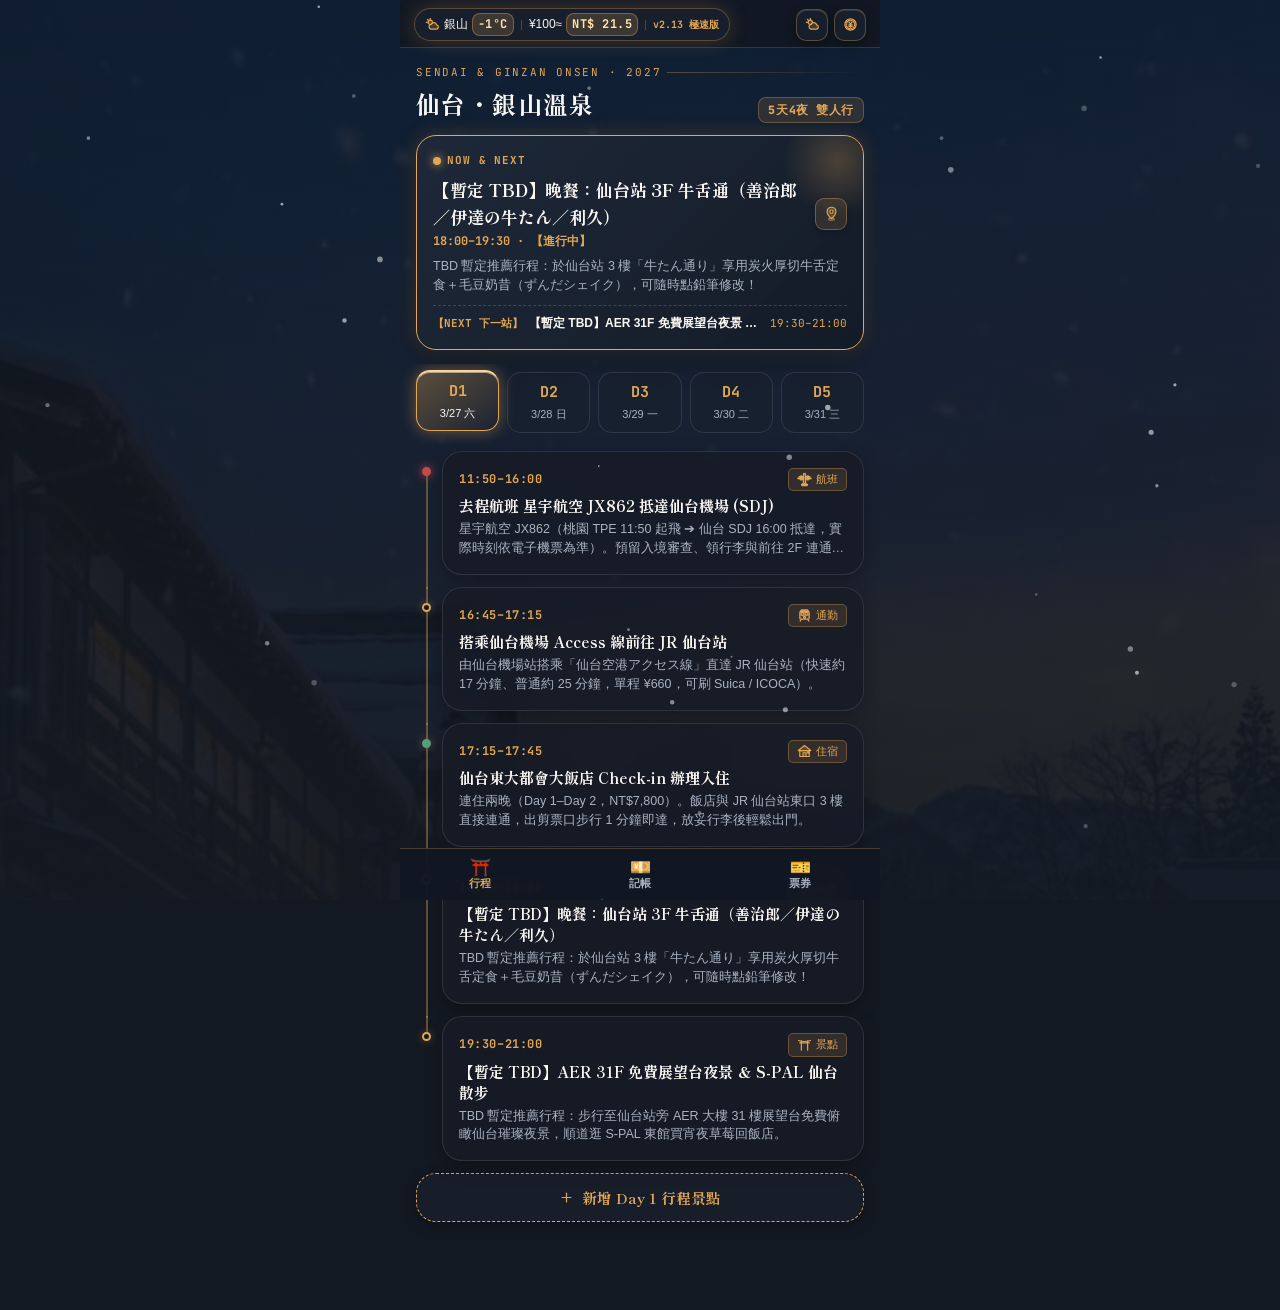
<file: versions/v2.13_大正極速離線版.html>
<!DOCTYPE html>
<html lang="zh-Hant">
<head>
  <meta charset="UTF-8" />
  <meta name="viewport" content="width=device-width, initial-scale=1.0, viewport-fit=cover, maximum-scale=1.0, user-scalable=no" />
  <meta name="theme-color" content="#131922" />
  <meta name="apple-mobile-web-app-capable" content="yes" />
  <meta name="apple-mobile-web-app-status-bar-style" content="black-translucent" />
  <title>仙台・銀山溫泉 雙人旅誌｜大正極速離線版 v2.13</title>
  <link rel="manifest" href="./manifest.json" />
  <link rel="icon" type="image/png" href="./icon-192.png" />
  <link rel="apple-touch-icon" href="./apple-touch-icon.png" />
  <!-- 非阻塞非同步載入字體：秒開畫面不卡白屏，無網路時自動優雅降級至 iPhone 內建明朝體 -->
  <link rel="preconnect" href="https://fonts.googleapis.com">
  <link rel="preconnect" href="https://fonts.gstatic.com" crossorigin>
  <link href="https://fonts.googleapis.com/css2?family=Cinzel:wght@600;800&family=JetBrains+Mono:wght@400;500;600;700&family=Shippori+Mincho:wght@600;700;800&display=swap" rel="stylesheet" media="print" onload="this.media='all'">

  <style>
    :root {
      --bg-base: #131922;
      --bg-card: rgba(22, 28, 38, 0.82);
      --bg-card-hover: rgba(30, 38, 52, 0.92);
      
      --amber: #E2A654;                      /* 瓦斯燈琥珀金 */
      --amber-glow: rgba(226, 166, 84, 0.35);
      --amber-soft: rgba(226, 166, 84, 0.14);
      
      --vermilion: #C24A4A;                  /* 銀山朱紅 */
      --pine: #3B7056;                       /* 青葉松綠 */
      
      --text-main: #FAF7F2;                  /* 和紙象牙白 */
      --text-sub: #A9B3C2;                   /* 柔和霧銀灰 */
      --text-muted: #727C8C;
      
      --border-brass: rgba(226, 166, 84, 0.32); /* 黃銅細線 */
      --border-sub: rgba(255, 255, 255, 0.10);
      
      --font-serif: 'Shippori Mincho', 'Hiragino Mincho ProN', 'YuMincho', 'Songti TC', 'Noto Serif TC', 'Noto Serif JP', serif;
      --font-mono: 'JetBrains Mono', 'SFMono-Regular', ui-monospace, 'Menlo', monospace;
      --font-sans: -apple-system, BlinkMacSystemFont, "Segoe UI", Roboto, "PingFang TC", sans-serif;
      
      --radius-sm: 8px;
      --radius-md: 14px;
      --radius-lg: 20px;
      --radius-pill: 9999px;
      
      --shadow-card: 0 10px 30px -5px rgba(0, 0, 0, 0.45);
      --shadow-glow: 0 0 20px rgba(226, 166, 84, 0.22);
    }

    * {
      box-sizing: border-box;
      margin: 0;
      padding: 0;
      -webkit-tap-highlight-color: transparent;
    }

    body {
      background-color: var(--bg-base);
      color: var(--text-main);
      font-family: var(--font-sans);
      font-size: 14px;
      line-height: 1.6;
      -webkit-font-smoothing: antialiased;
      background-image: 
        linear-gradient(180deg, rgba(19, 25, 34, 0.82) 0%, rgba(19, 25, 34, 0.88) 40%, rgba(19, 25, 34, 0.96) 100%),
        url("[data-uri]");
      background-size: cover;
      background-position: center top;
      background-attachment: fixed;
      overflow-x: hidden;
      position: relative;
    }

    /* 浪漫落雪動畫 Canvas */
    #snow-canvas {
      position: fixed;
      inset: 0;
      pointer-events: none;
      z-index: 10;
    }

    .app-viewport {
      max-width: 480px;
      margin: 0 auto;
      min-height: 100vh;
      position: relative;
      padding-bottom: calc(96px + env(safe-area-inset-bottom, 24px));
    }

    /* =========================================================
       頂部微型狀態膠囊列（天氣與匯率與古典羅盤同風格）
       ========================================================= */
    .app-top-capsule-bar {
      position: sticky;
      top: 0;
      z-index: 85;
      padding: 10px 16px 8px 16px;
      background: rgba(18, 24, 34, 0.88);
      backdrop-filter: blur(20px);
      -webkit-backdrop-filter: blur(20px);
      border-bottom: 1px solid rgba(226, 166, 84, 0.22);
      display: flex;
      align-items: center;
      justify-content: space-between;
      gap: 8px;
    }

    .top-capsule-pill {
      display: inline-flex;
      align-items: center;
      gap: 7px;
      padding: 6px 13px;
      border-radius: var(--radius-pill);
      background: rgba(25, 33, 46, 0.9);
      border: 1px solid var(--border-brass);
      font-size: 12px;
      box-shadow: var(--shadow-glow);
    }

    .capsule-badge {
      color: var(--amber);
      font-weight: 700;
      font-family: var(--font-mono);
      letter-spacing: 0.04em;
    }

    .capsule-divider {
      width: 1px;
      height: 11px;
      background: var(--border-brass);
    }

    .capsule-tools {
      display: flex;
      align-items: center;
      gap: 8px;
    }

    .tool-icon-btn {
      width: 36px;
      height: 36px;
      border-radius: 10px;
      background: rgba(25, 33, 46, 0.92);
      border: 1px solid var(--border-brass);
      color: var(--amber);
      display: flex;
      align-items: center;
      justify-content: center;
      cursor: pointer;
      box-shadow: 0 4px 12px rgba(0,0,0,0.35), inset 0 1px 0 rgba(255,255,255,0.12);
      transition: all 0.2s cubic-bezier(0.16, 1, 0.3, 1);
    }
    .tool-icon-btn:hover, .tool-icon-btn.active {
      background: rgba(226, 166, 84, 0.22);
      border-color: var(--amber);
      box-shadow: 0 0 14px rgba(226, 166, 84, 0.4);
    }
    .tool-icon-btn:active {
      transform: scale(0.92);
    }

    /* =========================================================
       原版完整架構：5 天逐日天氣預報展開抽屜 & 即時雙向換匯面板
       ========================================================= */
    /* 懸浮視窗與背景虛化 Floating Overlay Modals (獨立懸浮不推移下方版面) */
    .app-floating-modal {
      position: fixed;
      inset: 0;
      z-index: 990;
      background: rgba(8, 12, 18, 0.72);
      backdrop-filter: blur(14px);
      -webkit-backdrop-filter: blur(14px);
      display: none;
      align-items: center;
      justify-content: center;
      padding: 16px;
      animation: modalFadeIn 0.2s ease-out;
    }
    .app-floating-modal.open {
      display: flex !important;
    }
    .app-floating-modal-card {
      width: 100%;
      max-width: 440px;
      max-height: 85vh;
      overflow-y: auto;
      background: rgba(22, 28, 38, 0.96);
      border: 1.5px solid var(--amber);
      border-radius: var(--radius-lg);
      box-shadow: 0 20px 50px rgba(0, 0, 0, 0.8), 0 0 30px rgba(226, 166, 84, 0.35);
      padding: 18px 18px 20px 18px;
      position: relative;
      animation: modalPopUp 0.22s cubic-bezier(0.16, 1, 0.3, 1);
    }
    @keyframes modalFadeIn {
      from { opacity: 0; }
      to { opacity: 1; }
    }
    @keyframes modalPopUp {
      from { opacity: 0; transform: scale(0.94) translateY(12px); }
      to { opacity: 1; transform: scale(1) translateY(0); }
    }

    /* 時鐘感應模擬切換微型膠囊 */
    .now-sim-pill {
      background: rgba(226, 166, 84, 0.15);
      border: 1px solid var(--amber);
      color: var(--amber);
      border-radius: var(--radius-pill);
      font-size: 10.5px;
      font-family: var(--font-sans);
      font-weight: 600;
      padding: 2px 8px;
      cursor: pointer;
      transition: all 0.18s ease;
      display: inline-flex;
      align-items: center;
      gap: 3px;
    }
    .now-sim-pill:hover, .now-sim-pill:active {
      background: var(--amber);
      color: #131922;
      transform: scale(0.96);
    }
    .next-preview-box {
      margin-top: 10px;
      padding-top: 8px;
      border-top: 1px dashed rgba(226, 166, 84, 0.25);
      display: flex;
      align-items: center;
      justify-content: space-between;
      font-size: 11.5px;
      color: var(--text-sub);
    }

    @keyframes fadeInSlide {
      from { opacity: 0; transform: translateY(-8px); }
      to { opacity: 1; transform: translateY(0); }
    }

    /* 天氣逐日列表 (Day 1 ~ Day 5) */
    .wx-head-bar {
      display: flex;
      align-items: center;
      justify-content: space-between;
      padding-bottom: 8px;
      margin-bottom: 6px;
      border-bottom: 1px solid var(--border-sub);
    }
    .wx-row-item {
      display: flex;
      align-items: center;
      justify-content: space-between;
      padding: 8px 0;
      border-bottom: 1px dashed rgba(255, 255, 255, 0.08);
      gap: 8px;
    }
    .wx-row-item:last-child { border-bottom: none; }
    .wx-day-tag {
      font-family: var(--font-mono);
      font-size: 11px;
      font-weight: 700;
      padding: 1px 6px;
      border-radius: 4px;
      background: var(--amber-soft);
      border: 1px solid var(--border-brass);
      color: var(--amber);
    }
    .wx-date-txt {
      font-size: 12px;
      font-weight: 700;
      color: var(--text-main);
    }
    .wx-cond-txt {
      font-size: 12px;
      color: var(--amber);
      font-weight: 600;
    }
    .wx-loc-txt {
      font-size: 11.5px;
      color: var(--text-sub);
      margin-top: 2px;
    }
    .wx-right-box {
      text-align: right;
      flex-shrink: 0;
    }
    .wx-temp-val {
      font-family: var(--font-mono);
      font-size: 13px;
      font-weight: 700;
      color: var(--text-main);
    }
    .wx-pop-val {
      font-size: 11px;
      color: #74B9FF;
      font-family: var(--font-mono);
    }

    /* 完整雙向換匯與匯率微調面板 */
    .fx-calc-row {
      display: flex;
      align-items: center;
      gap: 6px;
      margin-bottom: 10px;
    }
    .fx-input-box {
      flex: 1;
      min-width: 0;
      background: rgba(10, 14, 20, 0.75);
      border: 1px solid var(--border-brass);
      border-radius: var(--radius-sm);
      padding: 7px 10px;
      display: flex;
      flex-direction: column;
    }
    .fx-curr-lbl {
      font-size: 10.5px;
      color: var(--amber);
      font-weight: 700;
      letter-spacing: 0.04em;
    }
    .fx-num-inp {
      width: 100%;
      background: transparent;
      border: none;
      outline: none;
      color: var(--text-main);
      font-family: var(--font-mono);
      font-size: 17px;
      font-weight: 700;
      margin-top: 2px;
    }
    .fx-circle-tool {
      width: 34px;
      height: 34px;
      border-radius: 8px;
      background: var(--amber-soft);
      border: 1px solid var(--border-brass);
      color: var(--amber);
      font-weight: 700;
      font-size: 14px;
      cursor: pointer;
      display: inline-flex;
      align-items: center;
      justify-content: center;
      flex-shrink: 0;
    }
    .fx-circle-tool:active {
      background: var(--amber);
      color: #12151A;
    }
    .fx-pills-bar {
      display: flex;
      flex-wrap: wrap;
      gap: 6px;
      margin-bottom: 10px;
    }
    .fx-quick-chip {
      padding: 4px 10px;
      border-radius: 6px;
      background: rgba(255, 255, 255, 0.06);
      border: 1px solid var(--border-sub);
      color: var(--text-main);
      font-family: var(--font-mono);
      font-size: 11.5px;
      cursor: pointer;
    }
    .fx-quick-chip:active {
      border-color: var(--amber);
      color: var(--amber);
      background: var(--amber-soft);
    }
    .fx-rate-tweak-bar {
      display: flex;
      align-items: center;
      justify-content: space-between;
      padding-top: 8px;
      border-top: 1px dashed var(--border-sub);
      font-size: 11.5px;
      color: var(--text-sub);
    }
    .rate-step-btn {
      padding: 2px 7px;
      border-radius: 4px;
      background: rgba(226, 166, 84, 0.15);
      border: 1px solid var(--border-brass);
      color: var(--amber);
      font-family: var(--font-mono);
      font-size: 11px;
      cursor: pointer;
    }

    /* 頁首詩意大標 */
    .taisho-hero {
      padding: 16px 16px 12px 16px;
    }
    .hero-eyebrow {
      font-family: var(--font-mono);
      font-size: 11px;
      letter-spacing: 0.16em;
      color: var(--amber);
      text-transform: uppercase;
      margin-bottom: 3px;
      display: flex;
      align-items: center;
      gap: 6px;
    }
    .hero-eyebrow::after {
      content: '';
      flex: 1;
      height: 1px;
      background: linear-gradient(90deg, var(--border-brass), transparent);
    }
    .hero-title {
      font-family: var(--font-serif);
      font-size: 24px;
      font-weight: 800;
      letter-spacing: 0.06em;
      color: var(--text-main);
      display: flex;
      align-items: baseline;
      justify-content: space-between;
    }
    .hero-days-tag {
      font-family: var(--font-mono);
      font-size: 11.5px;
      padding: 3px 9px;
      border: 1px solid var(--border-brass);
      border-radius: var(--radius-sm);
      color: var(--amber);
      background: var(--amber-soft);
      letter-spacing: 0.05em;
    }

    /* 3 套特製 Icon 變體選擇列 */
    .icon-set-btn {
      padding: 4px 10px;
      border-radius: var(--radius-sm);
      background: rgba(25, 33, 46, 0.8);
      border: 1px solid var(--border-brass);
      color: var(--text-sub);
      font-size: 11px;
      cursor: pointer;
      transition: all 0.2s ease;
    }
    .icon-set-btn.active {
      background: var(--amber-soft);
      border-color: var(--amber);
      color: var(--amber);
      font-weight: 700;
      box-shadow: 0 0 10px rgba(226, 166, 84, 0.28);
    }

    /* =========================================================
       統一風格的向量 SVG 操作按鈕 (地圖 / 修改 / 刪除)
       ========================================================= */
    .taisho-action-btn {
      width: 32px;
      height: 32px;
      border-radius: 9px;
      background: rgba(226, 166, 84, 0.13);
      border: 1px solid rgba(226, 166, 84, 0.38);
      color: var(--amber);
      display: inline-flex;
      align-items: center;
      justify-content: center;
      cursor: pointer;
      transition: all 0.2s cubic-bezier(0.16, 1, 0.3, 1);
      box-shadow: 0 2px 6px rgba(0, 0, 0, 0.22);
      flex-shrink: 0;
      text-decoration: none;
    }
    .taisho-action-btn:hover {
      background: rgba(226, 166, 84, 0.26);
      border-color: var(--amber);
      box-shadow: 0 0 10px rgba(226, 166, 84, 0.38);
      transform: translateY(-1px);
    }
    .taisho-action-btn:active {
      transform: scale(0.92);
    }
    .taisho-action-btn.btn-danger {
      background: rgba(194, 74, 74, 0.14);
      border-color: rgba(194, 74, 74, 0.38);
      color: #E57373;
    }
    .taisho-action-btn.btn-danger:hover {
      background: rgba(194, 74, 74, 0.28);
      border-color: #E57373;
      box-shadow: 0 0 10px rgba(194, 74, 74, 0.35);
    }
    .taisho-svg-icon {
      width: 15px;
      height: 15px;
      stroke-width: 1.9;
      stroke: currentColor;
      fill: none;
      stroke-linecap: round;
      stroke-linejoin: round;
    }

    /* =========================================================
       Now & Next 現場智慧感知卡（恆定不隨天數跳動）
       ========================================================= */
    .now-next-card {
      margin: 0 16px 14px 16px;
      background: linear-gradient(135deg, rgba(32, 42, 58, 0.88), rgba(20, 27, 38, 0.92));
      border: 1px solid var(--amber);
      border-radius: var(--radius-lg);
      padding: 14px 16px;
      position: relative;
      overflow: hidden;
      box-shadow: var(--shadow-card), var(--shadow-glow);
      backdrop-filter: blur(14px);
      -webkit-backdrop-filter: blur(14px);
    }
    .now-next-card::before {
      content: '';
      position: absolute;
      top: -30px;
      right: -30px;
      width: 110px;
      height: 110px;
      background: radial-gradient(circle, rgba(226, 166, 84, 0.25), transparent 70%);
      pointer-events: none;
    }
    .card-label-row {
      display: flex;
      align-items: center;
      justify-content: space-between;
      margin-bottom: 6px;
    }
    .live-pulse-badge {
      display: inline-flex;
      align-items: center;
      gap: 6px;
      font-family: var(--font-mono);
      font-size: 11px;
      color: var(--amber);
      font-weight: 700;
      letter-spacing: 0.08em;
    }
    .pulse-dot {
      width: 8px;
      height: 8px;
      border-radius: 50%;
      background: var(--amber);
      box-shadow: 0 0 10px var(--amber);
      animation: livePulse 1.8s infinite ease-in-out;
    }
    @keyframes livePulse {
      0%, 100% { opacity: 0.5; transform: scale(0.9); }
      50% { opacity: 1; transform: scale(1.3); }
    }
    .now-title-row {
      display: flex;
      align-items: center;
      justify-content: space-between;
      gap: 8px;
    }
    .now-title {
      font-family: var(--font-serif);
      font-size: 17px;
      font-weight: 800;
      color: var(--text-main);
    }
    .now-time {
      font-family: var(--font-mono);
      color: var(--amber);
      font-size: 12px;
      font-weight: 700;
      margin-top: 2px;
    }
    .now-desc {
      font-size: 12.5px;
      color: var(--text-sub);
      line-height: 1.5;
    }

    /* 日期切換導覽 (Day 1 ~ Day 5) - 上方充足緩衝杜絕裁切 */
    .day-selector-bar {
      display: flex;
      gap: 8px;
      padding: 8px 16px 14px 16px;
      margin-bottom: 4px;
      overflow-x: auto;
      scrollbar-width: none;
    }
    .day-selector-bar::-webkit-scrollbar { display: none; }

    .day-chip-btn {
      flex: 1;
      min-width: 66px;
      padding: 8px 4px;
      border-radius: var(--radius-md);
      background: rgba(25, 33, 46, 0.75);
      border: 1px solid var(--border-sub);
      color: var(--text-sub);
      text-align: center;
      cursor: pointer;
      display: flex;
      flex-direction: column;
      align-items: center;
      backdrop-filter: blur(8px);
      -webkit-backdrop-filter: blur(8px);
      position: relative;
      transition: all 0.22s cubic-bezier(0.16, 1, 0.3, 1);
    }
    .day-chip-btn.active {
      background: linear-gradient(145deg, rgba(226, 166, 84, 0.35), rgba(28, 36, 50, 0.96));
      border: 1.5px solid var(--amber) !important;
      border-top: 2.5px solid #FFD48F !important;
      color: var(--text-main);
      box-shadow: 0 0 16px rgba(226, 166, 84, 0.45), inset 0 1px 0 rgba(255, 255, 255, 0.5);
      transform: translateY(-2px);
      z-index: 2;
    }
    .day-chip-num {
      font-family: var(--font-mono);
      font-weight: 700;
      font-size: 13.5px;
      color: var(--amber);
    }
    .day-chip-date {
      font-size: 11px;
      margin-top: 2px;
    }

    /* 和風時間軸列表 */
    .timeline-container {
      padding: 0 16px;
      position: relative;
    }
    .timeline-container::before {
      content: '';
      position: absolute;
      left: 30px;
      top: 14px;
      bottom: 24px;
      width: 1px;
      background: linear-gradient(180deg, var(--amber) 0%, rgba(226, 166, 84, 0.2) 80%, transparent 100%);
    }

    .tl-card-item {
      position: relative;
      margin-bottom: 12px;
      padding-left: 32px;
    }
    .tl-node-pin {
      position: absolute;
      left: 10px;
      top: 16px;
      width: 9px;
      height: 9px;
      border-radius: 50%;
      background: var(--bg-base);
      border: 2px solid var(--amber);
      box-shadow: 0 0 8px var(--amber-glow);
      z-index: 2;
    }
    .tl-card-item.flight-item .tl-node-pin {
      border-color: var(--vermilion);
      background: var(--vermilion);
      box-shadow: 0 0 10px var(--vermilion);
    }
    .tl-card-item.hotel-item .tl-node-pin {
      border-color: #559E7C;
      background: #559E7C;
    }

    .tl-card-inner {
      background: var(--bg-card);
      border: 1px solid var(--border-sub);
      border-radius: var(--radius-lg);
      padding: 13px 15px;
      transition: all 0.22s ease;
      cursor: pointer;
      backdrop-filter: blur(14px);
      -webkit-backdrop-filter: blur(14px);
      box-shadow: 0 6px 18px rgba(0, 0, 0, 0.25);
    }
    .tl-card-inner:hover {
      background: var(--bg-card-hover);
      border-color: var(--border-brass);
    }

    .tl-head-row {
      display: flex;
      align-items: center;
      justify-content: space-between;
      gap: 6px;
      margin-bottom: 4px;
    }
    .tl-time-badge {
      font-family: var(--font-mono);
      font-size: 12px;
      font-weight: 700;
      color: var(--amber);
      letter-spacing: 0.05em;
    }
    .tl-tag-pill {
      font-size: 11px;
      padding: 2px 8px;
      border-radius: 5px;
      border: 1px solid var(--border-brass);
      color: var(--amber);
      background: var(--amber-soft);
      display: inline-flex;
      align-items: center;
      gap: 4px;
    }
    .tl-card-title {
      font-family: var(--font-serif);
      font-size: 15px;
      font-weight: 700;
      color: var(--text-main);
      line-height: 1.4;
      margin-bottom: 4px;
      display: flex;
      align-items: center;
      justify-content: space-between;
    }
    .expand-indicator {
      font-size: 10px;
      color: var(--amber);
      font-family: var(--font-mono);
      transition: transform 0.25s ease;
    }
    .tl-card-item.expanded .expand-indicator,
    .exp-item-card.expanded .expand-indicator,
    .vintage-ticket-card.expanded .expand-indicator {
      transform: rotate(180deg);
    }

    .tl-card-note {
      font-size: 12.5px;
      color: var(--text-sub);
      line-height: 1.5;
      display: -webkit-box;
      -webkit-line-clamp: 2;
      -webkit-box-orient: vertical;
      overflow: hidden;
      transition: all 0.25s ease;
    }
    .tl-card-item.expanded .tl-card-note {
      -webkit-line-clamp: unset;
      color: var(--text-main);
    }

    /* 隱藏式操作列：點擊卡片展開後才顯示（行程 / 記帳 / 票券 皆一致） */
    .tl-card-actions,
    .exp-card-actions,
    .tkt-card-actions {
      display: none;
      margin-top: 10px;
      padding-top: 9px;
      border-top: 1px dashed var(--border-brass);
      justify-content: space-between;
      align-items: center;
      animation: fadeIn 0.2s ease-out;
    }
    .tl-card-item.expanded .tl-card-actions,
    .exp-item-card.expanded .exp-card-actions,
    .vintage-ticket-card.expanded .tkt-card-actions {
      display: flex;
    }

    .action-btn-group {
      display: flex;
      align-items: center;
      gap: 8px;
    }

    /* 最下方的「＋ 新增」按鈕 */
    .bottom-add-itinerary-btn,
    .bottom-add-ticket-btn {
      width: calc(100% - 32px);
      margin: 8px 16px 20px 16px;
      padding: 13px 18px;
      border-radius: var(--radius-lg);
      background: rgba(25, 33, 46, 0.72);
      border: 1.5px dashed var(--amber);
      color: var(--amber);
      font-family: var(--font-serif);
      font-size: 14.5px;
      font-weight: 700;
      display: flex;
      align-items: center;
      justify-content: center;
      gap: 8px;
      cursor: pointer;
      transition: all 0.22s ease;
      box-shadow: 0 4px 14px rgba(0,0,0,0.25);
    }
    .bottom-add-itinerary-btn:hover,
    .bottom-add-ticket-btn:hover {
      background: var(--amber-soft);
      box-shadow: var(--shadow-glow);
    }

    /* =========================================================
       TAB 2: 記帳分頁（點擊消費展開修改與刪除）
       ========================================================= */
    .wallet-hero-box {
      margin: 0 16px 14px 16px;
      background: var(--bg-card);
      border: 1px solid var(--border-brass);
      border-radius: var(--radius-lg);
      padding: 16px 18px;
      box-shadow: var(--shadow-card);
      backdrop-filter: blur(14px);
      -webkit-backdrop-filter: blur(14px);
    }
    .wallet-total-label { font-size: 12px; color: var(--text-sub); margin-bottom: 4px; }
    .wallet-grand-twd {
      font-family: var(--font-mono);
      font-size: 28px;
      font-weight: 800;
      color: var(--amber);
      letter-spacing: 0.04em;
    }
    .wallet-sub-row {
      display: flex;
      justify-content: space-between;
      font-size: 12px;
      color: var(--text-sub);
      margin-top: 6px;
    }

    /* 頂部「＋ 自訂記帳」按鈕 */
    .top-add-expense-btn {
      width: calc(100% - 32px);
      margin: 0 16px 14px 16px;
      padding: 12px 16px;
      border-radius: var(--radius-lg);
      background: linear-gradient(145deg, #E2A654, #BF8435);
      border: none;
      color: #12151A;
      font-weight: 800;
      font-size: 14.5px;
      display: flex;
      align-items: center;
      justify-content: center;
      gap: 8px;
      box-shadow: 0 6px 20px rgba(226, 166, 84, 0.35);
      cursor: pointer;
      transition: all 0.2s ease;
    }
    .top-add-expense-btn:active { transform: scale(0.98); }

    /* 6 顆常用膠囊 */
    .capsule-quick-grid {
      display: grid;
      grid-template-columns: repeat(3, 1fr);
      gap: 8px;
      margin: 0 16px 16px 16px;
    }
    .quick-exp-pill {
      background: rgba(25, 33, 46, 0.85);
      border: 1px solid var(--border-brass);
      border-radius: var(--radius-md);
      padding: 10px 6px;
      text-align: center;
      cursor: pointer;
      backdrop-filter: blur(8px);
      transition: all 0.2s ease;
      display: flex;
      flex-direction: column;
      align-items: center;
      gap: 3px;
    }
    .quick-exp-pill:hover {
      background: var(--amber-soft);
      border-color: var(--amber);
      transform: translateY(-2px);
    }
    .quick-exp-pill:active { transform: scale(0.94); }
    .quick-pill-icon { font-size: 18px; }
    .quick-pill-name { font-size: 12px; font-weight: 600; color: var(--text-main); }
    .quick-pill-amt {
      font-size: 11px;
      color: var(--amber);
      font-family: var(--font-mono);
      font-weight: 700;
    }

    /* 記帳明細卡片（常態乾淨，點擊展開修改/刪除） */
    .exp-list-container {
      padding: 0 16px;
      display: flex;
      flex-direction: column;
      gap: 10px;
    }
    .exp-item-card {
      background: var(--bg-card);
      border: 1px solid var(--border-sub);
      border-radius: var(--radius-md);
      padding: 12px 14px;
      cursor: pointer;
      transition: all 0.2s ease;
      box-shadow: 0 4px 14px rgba(0,0,0,0.2);
    }
    .exp-item-card:hover, .exp-item-card.expanded {
      border-color: var(--border-brass);
      background: var(--bg-card-hover);
    }
    .exp-main-row {
      display: flex;
      align-items: center;
      justify-content: space-between;
      gap: 10px;
    }

    /* =========================================================
       TAB 3: 票券分頁（常態乾淨，點擊展開修改/刪除）
       ========================================================= */
    .tickets-container {
      padding: 0 16px;
      display: flex;
      flex-direction: column;
      gap: 14px;
      margin-bottom: 14px;
    }
    .vintage-ticket-card {
      background: linear-gradient(135deg, rgba(32, 40, 54, 0.95), rgba(22, 28, 38, 0.95));
      border: 1px solid var(--border-brass);
      border-radius: var(--radius-lg);
      padding: 16px 18px;
      position: relative;
      cursor: pointer;
      transition: all 0.2s ease;
      box-shadow: var(--shadow-card);
      backdrop-filter: blur(14px);
    }
    .vintage-ticket-card:hover, .vintage-ticket-card.expanded {
      border-color: var(--amber);
      box-shadow: var(--shadow-card), var(--shadow-glow);
    }
    .ticket-head-row {
      display: flex;
      justify-content: space-between;
      align-items: center;
      margin-bottom: 10px;
    }
    .ticket-series {
      font-family: var(--font-serif);
      color: var(--amber);
      font-size: 13.5px;
      font-weight: 700;
      letter-spacing: 0.05em;
    }
    .ticket-code-pill {
      font-family: var(--font-mono);
      font-size: 10.5px;
      padding: 2px 7px;
      background: var(--amber-soft);
      border: 1px solid var(--border-brass);
      border-radius: 4px;
      color: var(--amber);
    }
    .ticket-route-row {
      display: flex;
      align-items: center;
      justify-content: space-between;
      margin: 12px 0 10px 0;
    }
    .station-block { text-align: center; min-width: 65px; }
    .station-city {
      font-family: var(--font-serif);
      font-size: 19px;
      font-weight: 800;
      color: var(--text-main);
    }
    .station-time {
      font-family: var(--font-mono);
      font-size: 11.5px;
      color: var(--amber);
      margin-top: 2px;
    }
    .transit-decor-line {
      flex: 1;
      display: flex;
      flex-direction: column;
      align-items: center;
      padding: 0 10px;
    }
    .transit-duration {
      font-family: var(--font-mono);
      font-size: 10.5px;
      color: var(--text-sub);
      margin-bottom: 3px;
    }
    .line-track {
      width: 100%;
      height: 1px;
      background: repeating-linear-gradient(90deg, var(--border-brass) 0, var(--border-brass) 4px, transparent 4px, transparent 8px);
      position: relative;
    }
    .line-track::after {
      content: '➔';
      position: absolute;
      right: -4px;
      top: -7px;
      font-size: 10px;
      color: var(--amber);
    }
    .ticket-dashed-foot {
      padding-top: 10px;
      border-top: 1px dashed rgba(226, 166, 84, 0.35);
      display: flex;
      justify-content: space-between;
      align-items: center;
      font-size: 11.5px;
      color: var(--text-sub);
    }

    /* =========================================================
       底部固定三主導覽列
       ========================================================= */
    .bottom-taisho-nav {
      position: fixed;
      bottom: 0;
      left: 0;
      right: 0;
      max-width: 480px;
      margin: 0 auto;
      height: calc(64px + env(safe-area-inset-bottom, 16px));
      padding-bottom: env(safe-area-inset-bottom, 16px);
      background: rgba(18, 24, 34, 0.94);
      backdrop-filter: blur(20px);
      -webkit-backdrop-filter: blur(20px);
      border-top: 1px solid rgba(226, 166, 84, 0.25);
      display: flex;
      align-items: center;
      justify-content: space-around;
      z-index: 90;
    }
    .taisho-nav-tab {
      flex: 1;
      height: 100%;
      background: none;
      border: none;
      color: var(--text-sub);
      display: flex;
      flex-direction: column;
      align-items: center;
      justify-content: center;
      gap: 2px;
      cursor: pointer;
      transition: all 0.2s ease;
    }
    .taisho-nav-tab.active {
      color: var(--amber);
    }
    .nav-tab-icon { font-size: 19px; }
    .nav-tab-text {
      font-size: 11px;
      font-weight: 700;
      letter-spacing: 0.04em;
    }

    .tab-section-pane { display: none; animation: fadeIn 0.22s ease-out; }
    .tab-section-pane.active { display: block; }
    @keyframes fadeIn {
      from { opacity: 0; transform: translateY(4px); }
      to { opacity: 1; transform: translateY(0); }
    }

    /* =========================================================
       彈窗通用設計（Modal Sheet）
       ========================================================= */
    .app-modal-backdrop {
      display: none;
      position: fixed;
      inset: 0;
      background: rgba(0, 0, 0, 0.72);
      backdrop-filter: blur(8px);
      -webkit-backdrop-filter: blur(8px);
      z-index: 120;
      align-items: flex-end;
      justify-content: center;
    }
    .app-modal-backdrop.open { display: flex; }
    .app-modal-sheet {
      width: 100%;
      max-width: 480px;
      background: #171E2B;
      border: 1px solid var(--border-brass);
      border-radius: 22px 22px 0 0;
      padding: 20px 18px calc(24px + env(safe-area-inset-bottom, 16px)) 18px;
      box-shadow: 0 -10px 40px rgba(0, 0, 0, 0.6);
      animation: slideUp 0.25s cubic-bezier(0.16, 1, 0.3, 1);
      max-height: 85vh;
      overflow-y: auto;
    }
    @keyframes slideUp {
      from { transform: translateY(100%); }
      to { transform: translateY(0); }
    }
    .modal-head {
      display: flex;
      justify-content: space-between;
      align-items: center;
      margin-bottom: 16px;
      padding-bottom: 10px;
      border-bottom: 1px solid var(--border-sub);
    }
    .modal-title {
      font-family: var(--font-serif);
      font-size: 16px;
      font-weight: 700;
      color: var(--amber);
      display: flex;
      align-items: center;
      gap: 6px;
    }
    .modal-close-x {
      width: 28px;
      height: 28px;
      border-radius: 50%;
      background: rgba(255, 255, 255, 0.08);
      color: var(--text-sub);
      display: flex;
      align-items: center;
      justify-content: center;
      cursor: pointer;
      font-size: 15px;
    }

    .tweak-amount-display {
      background: rgba(10, 14, 20, 0.6);
      border: 1px solid var(--border-brass);
      border-radius: var(--radius-md);
      padding: 12px 14px;
      display: flex;
      align-items: center;
      justify-content: space-between;
      margin-bottom: 12px;
    }
    .tweak-amt-input {
      font-family: var(--font-mono);
      font-size: 26px;
      font-weight: 800;
      color: var(--amber);
      background: none;
      border: none;
      outline: none;
      width: 65%;
    }
    .stepper-btn-row {
      display: flex;
      gap: 6px;
      margin-bottom: 14px;
      overflow-x: auto;
    }
    .stepper-btn {
      flex: 1;
      padding: 8px 4px;
      border-radius: var(--radius-sm);
      background: rgba(226, 166, 84, 0.12);
      border: 1px solid rgba(226, 166, 84, 0.3);
      color: var(--amber);
      font-family: var(--font-mono);
      font-size: 12px;
      font-weight: 700;
      cursor: pointer;
      text-align: center;
    }
    .stepper-btn:active {
      background: var(--amber);
      color: #12151A;
    }

    .form-group { margin-bottom: 12px; }
    .form-label { font-size: 12px; color: var(--text-sub); margin-bottom: 4px; display: block; }
    .form-input, .form-select, .form-textarea {
      width: 100%;
      background: rgba(10, 14, 20, 0.6);
      border: 1px solid var(--border-sub);
      border-radius: var(--radius-sm);
      color: var(--text-main);
      padding: 10px 12px;
      font-size: 13.5px;
      outline: none;
    }
    .form-input:focus, .form-select:focus, .form-textarea:focus {
      border-color: var(--amber);
      box-shadow: 0 0 10px rgba(226, 166, 84, 0.2);
    }
    .btn-submit-primary {
      width: 100%;
      padding: 13px;
      border-radius: var(--radius-md);
      background: linear-gradient(145deg, #E2A654, #BF8435);
      border: none;
      color: #12151A;
      font-weight: 800;
      font-size: 15px;
      cursor: pointer;
      box-shadow: 0 4px 16px rgba(226, 166, 84, 0.4);
      margin-top: 8px;
    }
    .btn-submit-primary:active { transform: scale(0.98); }
  
    /* =========================================================
       v2.10 手機自適應安全寬度防護系統 (全螢幕尺寸防換行)
       ========================================================= */
    * {
      box-sizing: border-box;
    }
    .app-viewport {
      max-width: 480px;
      margin: 0 auto;
      min-height: 100vh;
      position: relative;
      padding-bottom: calc(96px + env(safe-area-inset-bottom, 24px));
      padding-left: env(safe-area-inset-left, 0px);
      padding-right: env(safe-area-inset-right, 0px);
      overflow-x: hidden;
    }
    .app-top-capsule-bar {
      position: sticky;
      top: 0;
      z-index: 85;
      padding: 8px clamp(8px, 2.5vw, 14px) 6px clamp(8px, 2.5vw, 14px) !important;
      background: rgba(18, 24, 34, 0.92);
      backdrop-filter: blur(20px);
      -webkit-backdrop-filter: blur(20px);
      border-bottom: 1px solid rgba(226, 166, 84, 0.22);
      display: flex;
      align-items: center;
      justify-content: space-between;
      gap: 6px;
      width: 100%;
    }
    .top-capsule-pill {
      display: inline-flex;
      align-items: center;
      gap: clamp(3px, 1.2vw, 6px);
      padding: 4px clamp(6px, 1.8vw, 10px) !important;
      border-radius: var(--radius-pill);
      background: rgba(25, 33, 46, 0.92);
      border: 1px solid var(--border-brass);
      font-size: clamp(10.5px, 2.7vw, 12px) !important;
      box-shadow: var(--shadow-glow);
      white-space: nowrap !important;
      flex-shrink: 1;
      min-width: 0;
      overflow: hidden;
    }
    .capsule-badge {
      background: rgba(226, 166, 84, 0.18);
      border: 1px solid rgba(226, 166, 84, 0.4);
      border-radius: 8px;
      padding: 1px 5px !important;
      font-family: var(--font-mono);
      font-weight: 700;
      color: #FFE6B0;
      white-space: nowrap !important;
    }
    .capsule-divider {
      width: 1px;
      height: 10px;
      background: rgba(226, 166, 84, 0.3);
      margin: 0 1px;
      flex-shrink: 0;
    }
    .capsule-tools {
      display: flex;
      align-items: center;
      gap: 6px;
      flex-shrink: 0;
    }
    .tool-icon-btn {
      width: 32px !important;
      height: 32px !important;
      flex-shrink: 0;
    }

    /* 安全外邊距卡片 */
    .now-next-card,
    .wallet-hero-box,
    .hotel-summary-card {
      margin-left: clamp(8px, 2.8vw, 16px) !important;
      margin-right: clamp(8px, 2.8vw, 16px) !important;
      padding: clamp(12px, 3.2vw, 16px) !important;
    }
    .card-label-row {
      display: flex;
      align-items: center;
      justify-content: space-between;
      gap: 6px;
      margin-bottom: 6px;
      white-space: nowrap !important;
    }
    .live-pulse-badge {
      white-space: nowrap !important;
      font-size: clamp(10px, 2.6vw, 11px) !important;
      flex-shrink: 0;
    }
    #now-day-label {
      white-space: nowrap !important;
      font-size: clamp(10px, 2.6vw, 11.5px) !important;
      flex-shrink: 0;
    }
    .next-preview-box {
      margin-top: 10px;
      padding-top: 8px;
      border-top: 1px dashed rgba(226, 166, 84, 0.25);
      display: flex;
      align-items: center;
      justify-content: space-between;
      gap: 6px;
      font-size: 11.5px;
      color: var(--text-sub);
    }

    /* 天數列極致安全距離 */
    .day-selector-bar {
      display: flex;
      gap: clamp(4px, 1.4vw, 8px) !important;
      padding: 8px clamp(8px, 2.8vw, 16px) 14px clamp(8px, 2.8vw, 16px) !important;
      margin-bottom: 4px;
      overflow-x: auto;
      scrollbar-width: none;
    }
    .day-chip-btn {
      flex: 1;
      min-width: 0 !important;
      padding: 7px clamp(2px, 1vw, 6px) !important;
    }
    .day-chip-num {
      font-size: clamp(13px, 3.6vw, 15px) !important;
      white-space: nowrap !important;
    }
    .day-chip-date {
      font-size: clamp(9.5px, 2.6vw, 11px) !important;
      white-space: nowrap !important;
    }

    /* 時間軸卡片安全寬度 */
    .timeline-container,
    .exp-list-container,
    .tickets-container {
      padding-left: clamp(8px, 2.8vw, 16px) !important;
      padding-right: clamp(8px, 2.8vw, 16px) !important;
    }
    .tl-card-item {
      padding-left: clamp(22px, 5.5vw, 32px) !important;
    }
    .tl-card-inner {
      padding: clamp(11px, 3vw, 16px) !important;
    }
    .tl-head-row {
      display: flex;
      align-items: center;
      justify-content: space-between;
      gap: 6px;
      margin-bottom: 4px;
      white-space: nowrap;
    }
    .tl-time-badge {
      font-size: clamp(11px, 2.8vw, 12px) !important;
      white-space: nowrap !important;
      flex-shrink: 0;
    }
    .tl-tag-pill {
      font-size: clamp(10px, 2.6vw, 11px) !important;
      padding: 2px clamp(5px, 1.5vw, 8px) !important;
      white-space: nowrap !important;
      flex-shrink: 0;
    }
    .tl-card-title {
      font-size: clamp(13.5px, 3.6vw, 15px) !important;
      line-height: 1.4;
      word-break: break-word;
    }
    .tl-card-actions {
      flex-wrap: wrap;
      gap: 6px;
    }

    /* 記帳膠囊安全排版 */
    .capsule-quick-grid {
      display: grid;
      grid-template-columns: repeat(3, 1fr) !important;
      gap: clamp(5px, 1.8vw, 8px) !important;
      margin: 0 clamp(8px, 2.8vw, 16px) 16px clamp(8px, 2.8vw, 16px) !important;
    }
    .quick-exp-pill {
      padding: 8px clamp(3px, 1.2vw, 6px) !important;
    }
    .quick-pill-name {
      font-size: clamp(11px, 2.8vw, 12px) !important;
      white-space: nowrap !important;
    }
    .quick-pill-amt {
      font-size: clamp(10px, 2.5vw, 11px) !important;
      white-space: nowrap !important;
      font-family: var(--font-mono);
      font-weight: 700;
      color: var(--amber);
    }

    /* 票券卡片安全排版 */
    .vintage-ticket-card {
      margin-left: 0 !important;
      margin-right: 0 !important;
      padding: clamp(12px, 3.2vw, 16px) !important;
    }
    .ticket-head-row {
      display: flex;
      justify-content: space-between;
      align-items: center;
      gap: 6px;
      margin-bottom: 10px;
      white-space: nowrap;
    }
    .ticket-series {
      font-size: clamp(12px, 3.2vw, 13.5px) !important;
      white-space: nowrap !important;
      overflow: hidden;
      text-overflow: ellipsis;
      min-width: 0;
    }
    .ticket-code-pill {
      white-space: nowrap !important;
      flex-shrink: 0;
    }
    .ticket-route-row {
      display: flex;
      align-items: center;
      justify-content: space-between;
      gap: 4px;
      margin: 12px 0 10px 0;
    }
    .station-block {
      text-align: center;
      min-width: 48px;
      flex-shrink: 0;
    }
    .station-city {
      font-size: clamp(16px, 4.4vw, 19px) !important;
      white-space: nowrap !important;
    }
    .station-time {
      font-size: clamp(10px, 2.7vw, 12px) !important;
      white-space: nowrap !important;
    }
    .transit-duration {
      font-size: clamp(9px, 2.4vw, 10.5px) !important;
      white-space: nowrap !important;
    }
    .ticket-dashed-foot {
      font-size: clamp(10px, 2.6vw, 11.5px) !important;
      flex-wrap: wrap;
      gap: 6px;
    }

  
    /* =========================================================
       v2.11 極致細節優化 (落雪背景層、右下懸浮＋、票券極簡、底部導覽緊湊、懸浮彈窗安全邊界)
       ========================================================= */
    /* 5. 雪花移至卡片背後 (z-index: 1)，不遮擋前景文字 */
    #snow-canvas {
      position: fixed;
      inset: 0;
      pointer-events: none;
      z-index: 1 !important;
    }
    .app-viewport {
      position: relative;
      z-index: 5;
      padding-bottom: calc(68px + env(safe-area-inset-bottom, 6px)) !important;
    }

    /* 2. 記帳總花費卡緊湊單行化 */
    .wallet-hero-compact {
      padding: 12px 16px !important;
      margin-bottom: 12px !important;
      display: flex;
      align-items: center;
      justify-content: space-between;
      gap: 10px;
    }
    .wallet-hero-compact .wallet-total-label {
      margin-bottom: 0 !important;
      font-size: clamp(11.5px, 3vw, 13px) !important;
      color: var(--text-sub);
    }
    .wallet-hero-compact .wallet-grand-twd {
      font-size: clamp(20px, 5.2vw, 24px) !important;
      white-space: nowrap;
    }

    /* 3. 右下角懸浮圓形「＋」新增記帳按鈕 (FAB) */
    .wallet-fab-add-btn {
      position: fixed;
      right: max(18px, calc(50vw - 220px));
      bottom: calc(68px + env(safe-area-inset-bottom, 8px));
      width: 52px;
      height: 52px;
      border-radius: 50%;
      background: linear-gradient(145deg, #F0B865, #C58938);
      border: 1.5px solid #FFE4B5;
      color: #12151A;
      display: flex;
      align-items: center;
      justify-content: center;
      cursor: pointer;
      z-index: 88;
      box-shadow: 0 6px 20px rgba(0, 0, 0, 0.65), 0 0 18px rgba(226, 166, 84, 0.5);
      transition: transform 0.2s cubic-bezier(0.16, 1, 0.3, 1), box-shadow 0.2s ease;
    }
    .wallet-fab-add-btn:hover {
      transform: translateY(-2px) scale(1.04);
    }
    .wallet-fab-add-btn:active {
      transform: scale(0.92);
    }

    /* 4. 票券卡片極簡縮減排數（移除虛線、小三角與管理提示） */
    .vintage-ticket-card {
      padding: 10px 14px !important;
    }
    .ticket-head-row {
      margin-bottom: 4px !important;
    }
    .ticket-route-row {
      margin: 6px 0 4px 0 !important;
    }
    .ticket-clean-foot {
      margin-top: 2px;
      font-size: clamp(10px, 2.6vw, 11px);
      color: var(--text-sub);
      line-height: 1.35;
    }

    /* 6. 底部三主導覽列消除多餘空白 */
    .bottom-taisho-nav {
      height: calc(52px + env(safe-area-inset-bottom, 4px)) !important;
      padding-top: 4px !important;
      padding-bottom: max(4px, calc(env(safe-area-inset-bottom, 4px) * 0.45)) !important;
    }
    .nav-tab-icon {
      font-size: 17px !important;
      line-height: 1 !important;
    }
    .nav-tab-text {
      font-size: 10.5px !important;
      line-height: 1.1 !important;
    }

    /* 8. 快速微調記帳、行程、票券彈窗：改為與天氣/匯率一致的中央懸浮安全邊距視窗 */
    .app-modal-backdrop {
      display: none;
      position: fixed;
      inset: 0;
      z-index: 990 !important;
      background: rgba(8, 12, 18, 0.74) !important;
      backdrop-filter: blur(14px) !important;
      -webkit-backdrop-filter: blur(14px) !important;
      align-items: center !important;
      justify-content: center !important;
      padding: 16px !important;
      animation: modalFadeIn 0.2s ease-out;
    }
    .app-modal-backdrop.open {
      display: flex !important;
    }
    .app-modal-sheet {
      width: 100% !important;
      max-width: 440px !important;
      max-height: 85vh !important;
      overflow-y: auto !important;
      background: rgba(22, 28, 38, 0.96) !important;
      border: 1.5px solid var(--amber) !important;
      border-radius: var(--radius-lg) !important;
      padding: 18px 18px 20px 18px !important;
      box-shadow: 0 20px 50px rgba(0, 0, 0, 0.8), 0 0 30px rgba(226, 166, 84, 0.35) !important;
      animation: modalPopUp 0.22s cubic-bezier(0.16, 1, 0.3, 1) !important;
    }

  
    /* =========================================================
       v2.12 旗艦完熟版樣式 (前景視差落雪、iOS防放大、分類快篩、司機卡、Toast)
       ========================================================= */
    /* 1. 雪花恢復在前景 (z-index: 95)，搭配 1:1 滑動空間耦合 */
    #snow-canvas {
      position: fixed;
      inset: 0;
      pointer-events: none;
      z-index: 95 !important;
    }

    /* 10. 根除 iOS Safari 點擊輸入框自動 Zoom-in 放大問題 (強制 >= 16px) */
    .form-input,
    .form-select,
    .form-textarea,
    .fx-num-inp,
    .tweak-amt-input {
      font-size: 16px !important;
    }

    /* 2. 記帳列表底部預留安全空間，避免最後一筆展開時被右下角 + 鈕遮擋 */
    #pane-wallet {
      padding-bottom: 64px !important;
    }

    /* 4. 記帳分類橫向快篩列 */
    .wallet-cat-filter-bar {
      display: flex;
      gap: 6px;
      padding: 0 clamp(8px, 2.8vw, 16px) 10px clamp(8px, 2.8vw, 16px);
      overflow-x: auto;
      scrollbar-width: none;
    }
    .wallet-cat-filter-bar::-webkit-scrollbar { display: none; }
    .cat-filter-chip {
      background: rgba(25, 33, 46, 0.8);
      border: 1px solid var(--border-sub);
      color: var(--text-sub);
      border-radius: var(--radius-pill);
      padding: 4px 11px;
      font-size: 11.5px;
      font-weight: 600;
      white-space: nowrap;
      cursor: pointer;
      transition: all 0.18s ease;
    }
    .cat-filter-chip.active {
      background: var(--amber);
      color: #12151A;
      border-color: #FFE4B5;
      font-weight: 800;
      box-shadow: 0 2px 10px rgba(226, 166, 84, 0.35);
    }

    /* 3. 飯店計程車司機指差按鈕 */
    .driver-card-btn {
      background: rgba(226, 166, 84, 0.16);
      border: 1px solid var(--border-brass);
      color: var(--amber);
      border-radius: 8px;
      padding: 4px 8px;
      font-size: 11px;
      font-weight: 700;
      cursor: pointer;
      white-space: nowrap;
      transition: all 0.18s ease;
    }
    .driver-card-btn:active {
      transform: scale(0.94);
      background: var(--amber);
      color: #12151A;
    }

    /* 7. 大正浪漫微光 Toast 提示 */
    .taisho-toast-pill {
      position: fixed;
      top: 58px;
      left: 50%;
      transform: translateX(-50%) translateY(-16px);
      background: rgba(20, 26, 36, 0.96);
      border: 1.5px solid var(--amber);
      color: #FFE8B8;
      padding: 8px 18px;
      border-radius: 999px;
      font-size: 12.5px;
      font-weight: 700;
      box-shadow: 0 8px 24px rgba(0, 0, 0, 0.7), 0 0 16px rgba(226, 166, 84, 0.35);
      z-index: 1200;
      opacity: 0;
      pointer-events: none;
      white-space: nowrap;
      transition: all 0.24s cubic-bezier(0.16, 1, 0.3, 1);
    }
    .taisho-toast-pill.show {
      opacity: 1;
      transform: translateX(-50%) translateY(0);
    }

  
    /* =========================================================
       v2.13 極速離線版樣式 (修正時間軸圓圈與直線精準對齊、換匯入帳鈕和洋同調)
       ========================================================= */
    /* 1. 換匯計算機「將此換算金額帶入記帳」和洋折衷同調按鈕 */
    .fx-to-wallet-harmonized-btn {
      width: 100%;
      margin-top: 10px;
      padding: 8px 12px;
      border-radius: var(--radius-sm);
      background: rgba(226, 166, 84, 0.12);
      border: 1px solid var(--border-brass);
      color: var(--amber);
      font-family: var(--font-serif);
      font-size: 12.5px;
      font-weight: 700;
      letter-spacing: 0.04em;
      display: flex;
      align-items: center;
      justify-content: center;
      gap: 6px;
      cursor: pointer;
      transition: all 0.2s ease;
    }
    .fx-to-wallet-harmonized-btn:hover {
      background: rgba(226, 166, 84, 0.22);
      border-color: var(--amber);
      box-shadow: var(--shadow-glow);
    }
    .fx-to-wallet-harmonized-btn:active {
      transform: scale(0.98);
      background: var(--amber);
      color: #12151A;
    }

    /* 2. 徹底解決時間軸左方圓圈與垂直軸線因 clamp 動態寬度脫鉤的問題：
       將垂直線移至 .tl-card-item::before，與 .tl-node-pin 共享同一個父座標系！
       圓圈：left: 6px, width: 9px (圓心永遠精準落在 X = 10.5px)
       直線：left: 10px, width: 1.5px (線心永遠精準落在 X = 10.75px)
       無論螢幕是 360px 或 430px，100% 絕對同軸對齊！ */
    .timeline-container::before {
      display: none !important;
    }
    .tl-card-item {
      position: relative;
      margin-bottom: 12px;
      padding-left: 26px !important;
    }
    .tl-card-item::before {
      content: '';
      position: absolute;
      left: 10px !important;
      top: 0;
      bottom: -14px;
      width: 1.5px;
      background: rgba(226, 166, 84, 0.38);
      z-index: 1;
    }
    .tl-card-item:first-child::before {
      top: 18px;
    }
    .tl-card-item:last-child::before {
      bottom: calc(100% - 22px);
    }
    .tl-node-pin {
      position: absolute;
      left: 6px !important;
      top: 16px !important;
      width: 9px !important;
      height: 9px !important;
      border-radius: 50%;
      background: var(--bg-base);
      border: 2px solid var(--amber);
      box-shadow: 0 0 8px var(--amber-glow);
      z-index: 2;
    }

  </style>
</head>
<body>

  <!-- 落雪動畫 Canvas -->
  <canvas id="snow-canvas"></canvas>

  <div class="app-viewport">
    
    <!-- 頂部微型狀態膠囊列（天氣與匯率與古典羅盤相同風格） -->
    <header class="app-top-capsule-bar">
      <div class="top-capsule-pill">
        <span id="pill-wx-trigger" style="display:inline-flex;align-items:center;gap:4px;cursor:pointer;" title="點擊查看 5 日天氣預報">
          <span class="dyn-wx-icon" style="display:inline-flex;align-items:center;color:var(--amber);"></span>
          <span>銀山</span>
          <span class="capsule-badge" id="pill-weather-temp">-1°C</span>
        </span>
        <span class="capsule-divider"></span>
        <span id="pill-fx-trigger" style="display:inline-flex;align-items:center;gap:4px;cursor:pointer;" title="點擊開啟日圓台幣換匯計算機">
          <span>¥100≈</span>
          <span class="capsule-badge" id="pill-fx-rate">NT$ 21.5</span>
        </span>
        <span class="capsule-divider"></span>
        <span style="font-size:10px;font-family:var(--font-mono);color:var(--amber);font-weight:700;white-space:nowrap;">v2.13 極速版</span>
      </div>

      <div class="capsule-tools">
        <!-- 古典羅盤同風格：天氣預報按鈕 -->
        <button type="button" class="tool-icon-btn" id="wx-toggle-btn" title="展開 5 日東北天氣與降雨預報">
          <span class="dyn-wx-icon" style="display:inline-flex;align-items:center;"></span>
        </button>
        <!-- 古典羅盤同風格：雙向換匯與匯率微調按鈕 -->
        <button type="button" class="tool-icon-btn" id="fx-toggle-btn" title="展開日圓 ⇄ 台幣雙向換匯與匯率微調">
          <span class="dyn-fx-icon" style="display:inline-flex;align-items:center;"></span>
        </button>
      </div>
    </header>

    <!-- ========================================================
         原版完整架構 1：5 日逐日天氣預報 懸浮視窗 (背景虛化)
         ======================================================== -->
    <div id="wx-modal-backdrop" class="app-floating-modal" aria-hidden="true">
      <section id="wx-drawer" class="app-floating-modal-card" aria-label="行程天氣預報">
        <div class="wx-head-bar">
          <div>
            <div style="font-family:var(--font-serif);color:var(--amber);font-weight:700;font-size:14px;">3/27–3/31 逐日天氣預報</div>
            <div style="font-size:11px;color:var(--text-sub);">仙台・松島・銀山溫泉 氣象監測</div>
          </div>
          <button type="button" id="wx-close-btn" class="fx-quick-chip" style="color:var(--amber);border-color:var(--border-brass);">關閉 ✕</button>
        </div>

        <div id="wx-forecast-list">
          <div class="wx-row-item">
            <div>
              <div style="display:flex;align-items:center;gap:6px;">
                <span class="wx-day-tag">Day 1</span>
                <span class="wx-date-txt">3/27 (六)</span>
                <span class="wx-cond-txt">☀️ 晴時多雲</span>
              </div>
              <div class="wx-loc-txt">仙台機場 SDJ · 仙台車站東口</div>
            </div>
            <div class="wx-right-box">
              <div class="wx-temp-val">3° ~ 12°C</div>
              <div class="wx-pop-val">💧 降雨 20%</div>
            </div>
          </div>

          <div class="wx-row-item">
            <div>
              <div style="display:flex;align-items:center;gap:6px;">
                <span class="wx-day-tag">Day 2</span>
                <span class="wx-date-txt">3/28 (日)</span>
                <span class="wx-cond-txt">☀️ 晴朗微涼</span>
              </div>
              <div class="wx-loc-txt">日本三景・松島海岸 · 一番町</div>
            </div>
            <div class="wx-right-box">
              <div class="wx-temp-val">4° ~ 13°C</div>
              <div class="wx-pop-val">💧 降雨 20%</div>
            </div>
          </div>

          <div class="wx-row-item">
            <div>
              <div style="display:flex;align-items:center;gap:6px;">
                <span class="wx-day-tag">Day 3</span>
                <span class="wx-date-txt">3/29 (一)</span>
                <span class="wx-cond-txt">❄️ 多雲或微雪</span>
              </div>
              <div class="wx-loc-txt">山形尾花澤・銀山溫泉（山區寒冷）</div>
            </div>
            <div class="wx-right-box">
              <div class="wx-temp-val">-1° ~ 6°C</div>
              <div class="wx-pop-val">💧 降雪 40%</div>
            </div>
          </div>

          <div class="wx-row-item">
            <div>
              <div style="display:flex;align-items:center;gap:6px;">
                <span class="wx-day-tag">Day 4</span>
                <span class="wx-date-txt">3/30 (二)</span>
                <span class="wx-cond-txt">⛅ 晴時多雲</span>
              </div>
              <div class="wx-loc-txt">銀山溫泉 ➔ 仙台西口・青葉城</div>
            </div>
            <div class="wx-right-box">
              <div class="wx-temp-val">3° ~ 13°C</div>
              <div class="wx-pop-val">💧 降雨 20%</div>
            </div>
          </div>

          <div class="wx-row-item">
            <div>
              <div style="display:flex;align-items:center;gap:6px;">
                <span class="wx-day-tag">Day 5</span>
                <span class="wx-date-txt">3/31 (三)</span>
                <span class="wx-cond-txt">☀️ 晴朗舒適</span>
              </div>
              <div class="wx-loc-txt">仙台朝市 · S-PAL · 仙台機場 SDJ</div>
            </div>
            <div class="wx-right-box">
              <div class="wx-temp-val">4° ~ 14°C</div>
              <div class="wx-pop-val">💧 降雨 15%</div>
            </div>
          </div>
        </div>

        <div style="margin-top:8px;padding-top:8px;border-top:1px solid var(--border-sub);display:flex;justify-content:space-between;align-items:center;font-size:11px;color:var(--text-sub);">
          <span>🧣 銀山溫泉夜間約 -1°C，請備妥防風外套與防滑鞋</span>
          <a href="https://www.jma.go.jp/bosai/forecast/" target="_blank" rel="noopener" style="color:var(--amber);text-decoration:none;font-weight:700;">氣象廳 ↗</a>
        </div>
      </section>
    </div>

    <!-- ========================================================
         原版完整架構 2：日圓 ⇄ 台幣 雙向換匯計算機 懸浮視窗 (背景虛化)
         ======================================================== -->
    <div id="fx-modal-backdrop" class="app-floating-modal" aria-hidden="true">
      <section id="fx-mini-drawer" class="app-floating-modal-card" aria-label="日圓台幣匯率換算">
        <div class="wx-head-bar">
          <span style="font-family:var(--font-serif);color:var(--amber);font-weight:700;font-size:14px;">日圓 ⇄ 台幣 雙向即時換匯計算機</span>
          <button type="button" id="fx-close-btn" class="fx-quick-chip" style="color:var(--amber);border-color:var(--border-brass);">關閉 ✕</button>
        </div>

        <!-- 雙向輸入與 ⇄ 對調列 -->
        <div class="fx-calc-row">
          <div class="fx-input-box">
            <span class="fx-curr-lbl" id="fx-left-label">日圓 JPY (¥)</span>
            <input type="number" id="fx-left-input" class="fx-num-inp" value="1000" inputmode="decimal" />
          </div>

          <button type="button" id="fx-clear-btn" class="fx-circle-tool" title="歸零清空">⌫</button>
          <button type="button" id="fx-swap-btn" class="fx-circle-tool" title="對調日圓與台幣方向">⇄</button>

          <div class="fx-input-box">
            <span class="fx-curr-lbl" id="fx-right-label">台幣 TWD ($)</span>
            <input type="number" id="fx-right-input" class="fx-num-inp" value="215" inputmode="decimal" />
          </div>
        </div>

        <!-- 常用面額快選膠囊 -->
        <div class="fx-pills-bar" id="fx-preset-chips">
          <button type="button" class="fx-quick-chip" data-val="500">¥500</button>
          <button type="button" class="fx-quick-chip" data-val="1000">¥1,000</button>
          <button type="button" class="fx-quick-chip" data-val="3000">¥3,000</button>
          <button type="button" class="fx-quick-chip" data-val="5000">¥5,000</button>
          <button type="button" class="fx-quick-chip" data-val="10000">¥10,000</button>
        </div>

        <!-- 匯率微調控制列 -->
        <div class="fx-rate-tweak-bar">
          <span>當前換算匯率：<strong style="color:var(--amber);font-family:var(--font-mono);" id="fx-rate-display">0.215</strong></span>
          <div style="display:flex;align-items:center;gap:4px;">
            <button type="button" class="rate-step-btn" id="rate-minus-btn">-0.001</button>
            <button type="button" class="rate-step-btn" id="rate-plus-btn">+0.001</button>
            <button type="button" class="rate-step-btn" id="rate-reset-btn" style="color:var(--text-sub);">重設</button>
          </div>
        </div>
        <button type="button" id="fx-to-wallet-btn" class="fx-to-wallet-harmonized-btn">
          <span class="dyn-fx-icon" style="display:inline-flex;align-items:center;transform:scale(0.88);"></span>
          <span>將此換算金額帶入記帳</span>
          <span style="font-family:var(--font-mono);font-size:11px;opacity:0.85;">➔</span>
        </button>
      </section>
    </div>

    <!-- 頁首詩意大標 -->
    <div class="taisho-hero">
      <div class="hero-eyebrow">SENDAI & GINZAN ONSEN · 2027</div>
      <div class="hero-title">
        <span>仙台・銀山溫泉</span>
        <span class="hero-days-tag">5天4夜 雙人行</span>
      </div>
    </div>

    <!-- ========================================================
         TAB 1: ⛩️ 行程 (Itinerary)
         ======================================================== -->
    <section id="pane-itinerary" class="tab-section-pane active">
      
      <!-- 現場智慧感知卡 (Now & Next) - 智慧時鐘動態感知 (恆定現場，不隨天數切換跳動) -->
      <div class="now-next-card" id="now-next-banner">
        <div class="card-label-row">
          <div class="live-pulse-badge">
            <span class="pulse-dot"></span>
            <span id="now-pulse-text">NOW & NEXT</span>
          </div>
          <span style="font-size:11.5px;color:var(--amber);font-family:var(--font-mono);font-weight:600;" id="now-day-label"></span>
        </div>
        
        <div class="now-title-row">
          <div>
            <div class="now-title" id="now-spot-title">去程航班 星宇航空 JX862 抵達仙台機場 (SDJ)</div>
            <div class="now-time" id="now-spot-time">11:50–16:00 · 【航班】</div>
          </div>
          <a id="now-map-link" href="https://www.google.com/maps/search/?api=1&query=Sendai+Airport" target="_blank" rel="noopener" class="taisho-action-btn" title="開啟現場 Google 地圖導航">
            <span class="dyn-map-icon" style="display:inline-flex;align-items:center;"></span>
          </a>
        </div>
        
        <div class="now-desc" id="now-spot-desc" style="margin-top:6px;">
          星宇航空 JX862（桃園 TPE 11:50 起飛 ➔ 仙台 SDJ 16:00 抵達）。抵達後前往 2F 連通鐵路車站搭乘 Access 線。
        </div>

        <div id="next-preview-box" class="next-preview-box">
          <div style="display:flex;align-items:center;gap:6px;overflow:hidden;text-overflow:ellipsis;white-space:nowrap;">
            <span style="color:var(--amber);font-weight:700;font-size:11px;font-family:var(--font-mono);flex-shrink:0;">【NEXT 下一站】</span>
            <span id="next-spot-title" style="color:var(--text-main);font-size:12px;font-weight:600;overflow:hidden;text-overflow:ellipsis;white-space:nowrap;">搭乘仙台機場 Access 線前往 JR 仙台站</span>
          </div>
          <span id="next-spot-time" style="color:var(--amber);font-family:var(--font-mono);font-size:11px;flex-shrink:0;margin-left:6px;">16:45–17:15</span>
        </div>
      </div>

      <!-- 日期切換導覽 (Day 1 ~ Day 5) -->
      <div class="day-selector-bar" id="day-bar">
        <div class="day-chip-btn active" data-day="0">
          <span class="day-chip-num">D1</span>
          <span class="day-chip-date">3/27 六</span>
        </div>
        <div class="day-chip-btn" data-day="1">
          <span class="day-chip-num">D2</span>
          <span class="day-chip-date">3/28 日</span>
        </div>
        <div class="day-chip-btn" data-day="2">
          <span class="day-chip-num">D3</span>
          <span class="day-chip-date">3/29 一</span>
        </div>
        <div class="day-chip-btn" data-day="3">
          <span class="day-chip-num">D4</span>
          <span class="day-chip-date">3/30 二</span>
        </div>
        <div class="day-chip-btn" data-day="4">
          <span class="day-chip-num">D5</span>
          <span class="day-chip-date">3/31 三</span>
        </div>
      </div>

      <!-- 和風時間軸列表 -->
      <div class="timeline-container" id="timeline-list">
        <!-- 動態渲染行程 -->
      </div>

      <!-- 行程最下方的「＋ 新增行程景點」按鈕 -->
      <button type="button" class="bottom-add-itinerary-btn" id="btn-bottom-add-itinerary">
        <svg class="taisho-svg-icon" viewBox="0 0 24 24"><line x1="12" y1="5" x2="12" y2="19"></line><line x1="5" y1="12" x2="19" y2="12"></line></svg>
        <span>新增 Day 1 行程景點</span>
      </button>

    </section>

    <!-- ========================================================
         TAB 2: 💴 記帳 (Wallet) - 點擊項目才展開修改與刪除
         ======================================================== -->
    <section id="pane-wallet" class="tab-section-pane">
      
      <!-- 總花費數據卡（精簡緊湊版＋日圓現金小計） -->
      <div class="wallet-hero-box wallet-hero-compact">
        <div>
          <div class="wallet-total-label">兩人共同旅費累計支出 (折合台幣)</div>
          <div id="wallet-jpy-sub" style="font-size:11px;color:var(--text-sub);font-family:var(--font-mono);margin-top:2px;">日圓消費累計：¥0</div>
        </div>
        <div class="wallet-grand-twd" id="wallet-grand-total">NT$ 42,100</div>
      </div>

      <!-- 右下角懸浮圓形「＋」新增記帳按鈕 -->
      <button type="button" class="wallet-fab-add-btn" id="btn-top-add-custom-exp" title="新增一筆消費／自訂記帳" aria-label="新增消費">
        <svg viewBox="0 0 24 24" width="26" height="26" stroke="#12151A" stroke-width="2.6" stroke-linecap="round" stroke-linejoin="round" fill="none">
          <line x1="12" y1="5" x2="12" y2="19"></line>
          <line x1="5" y1="12" x2="19" y2="12"></line>
        </svg>
      </button>

      <!-- 常用 6 顆生活膠囊（點擊滑出「微調金額鍵盤」） -->
      <div style="padding:0 16px 8px 16px;font-size:12px;font-family:var(--font-mono);color:var(--amber);">⚡ 常用項目微調記帳（點擊自訂金額）</div>
      <div class="capsule-quick-grid">
        <div class="quick-exp-pill" data-name="早餐" data-amount="800" data-cat="美食">
          <span class="quick-pill-icon">🍙</span>
          <span class="quick-pill-name">早餐</span>
          <span class="quick-pill-amt">¥800 ✎</span>
        </div>
        <div class="quick-exp-pill" data-name="午餐" data-amount="2000" data-cat="美食">
          <span class="quick-pill-icon">🍜</span>
          <span class="quick-pill-name">午餐</span>
          <span class="quick-pill-amt">¥2,000 ✎</span>
        </div>
        <div class="quick-exp-pill" data-name="晚餐" data-amount="4500" data-cat="美食">
          <span class="quick-pill-icon">🥩</span>
          <span class="quick-pill-name">晚餐</span>
          <span class="quick-pill-amt">¥4,500 ✎</span>
        </div>
        <div class="quick-exp-pill" data-name="飲料・咖啡" data-amount="500" data-cat="美食">
          <span class="quick-pill-icon">☕</span>
          <span class="quick-pill-name">咖啡飲料</span>
          <span class="quick-pill-amt">¥500 ✎</span>
        </div>
        <div class="quick-exp-pill" data-name="超商・車票" data-amount="1000" data-cat="交通">
          <span class="quick-pill-icon">🏪</span>
          <span class="quick-pill-name">超商車票</span>
          <span class="quick-pill-amt">¥1,000 ✎</span>
        </div>
        <div class="quick-exp-pill" data-name="甜點・小吃" data-amount="600" data-cat="美食">
          <span class="quick-pill-icon">🍡</span>
          <span class="quick-pill-name">甜點小吃</span>
          <span class="quick-pill-amt">¥600 ✎</span>
        </div>
      </div>

      <!-- 記帳明細列表與分類快篩 -->
      <div style="padding:0 16px 6px 16px;font-size:12px;font-family:var(--font-mono);color:var(--amber);">📋 消費明細記錄（點擊任一項目展開修改／刪除）</div>
      <div class="wallet-cat-filter-bar" id="wallet-cat-bar">
        <button type="button" class="cat-filter-chip active" data-cat="ALL">全部</button>
        <button type="button" class="cat-filter-chip" data-cat="美食">美食</button>
        <button type="button" class="cat-filter-chip" data-cat="交通">交通</button>
        <button type="button" class="cat-filter-chip" data-cat="購物/伴手禮">購物</button>
        <button type="button" class="cat-filter-chip" data-cat="住宿">住宿</button>
        <button type="button" class="cat-filter-chip" data-cat="機票">機票</button>
        <button type="button" class="cat-filter-chip" data-cat="其他">其他</button>
      </div>
      <div class="exp-list-container" id="wallet-history-list">
        <!-- 動態渲染記帳列表 -->
      </div>

    </section>

    <!-- ========================================================
         TAB 3: 🎫 票券 (Pocket) - 點擊票券才展開修改與刪除
         ======================================================== -->
    <section id="pane-pocket" class="tab-section-pane">
      
      <div style="padding:0 16px 8px 16px;font-size:12px;font-family:var(--font-mono);color:var(--amber);">🎫 BOARDING PASS & TICKETS（點擊票券展開修改／刪除）</div>
      
      <!-- 動態票券清單 -->
      <div class="tickets-container" id="pocket-tickets-list">
        <!-- 動態渲染票券 -->
      </div>

      <!-- 票券最下方的「＋ 新增票券 / 憑證」按鈕 -->
      <button type="button" class="bottom-add-ticket-btn" id="btn-bottom-add-ticket">
        <svg class="taisho-svg-icon" viewBox="0 0 24 24"><line x1="12" y1="5" x2="12" y2="19"></line><line x1="5" y1="12" x2="19" y2="12"></line></svg>
        <span>新增票券／交通乘車券／預約憑證</span>
      </button>

      <!-- 🏨 精選住宿飯店總覽（無差別邊框，配備水滴立體地圖定位針） -->
      <div style="padding:16px 16px 8px 16px;font-size:12px;font-family:var(--font-mono);color:var(--amber);">🏨 HOTELS & STAY (精選住宿與地圖導航)</div>
      <div style="padding:0 16px;display:flex;flex-direction:column;gap:10px;">
        <div class="tl-card-inner">
          <div class="tl-head-row">
            <span class="tl-time-badge">Day 1–2 連住2晚</span>
            <span class="tl-tag-pill"><span class="dyn-hotel-icon" style="display:inline-flex;"></span> 仙台站東口直通</span>
          </div>
          <div class="tl-card-title">
            <span>仙台東大都會大飯店</span>
            <div style="display:flex;align-items:center;gap:6px;flex-shrink:0;">
              <button type="button" class="driver-card-btn" onclick="openDriverModal(0)" title="顯示日文地址給計程車司機看">🚕 司機卡</button>
              <a href="https://www.google.com/maps/search/?api=1&query=Hotel+Metropolitan+Sendai+East" target="_blank" rel="noopener" class="taisho-action-btn" title="開啟 Google 地圖導航">
                <span class="dyn-map-icon" style="display:inline-flex;"></span>
              </a>
            </div>
          </div>
          <div class="tl-card-note">ホテルメトロポリタン仙台イースト · NT$ 7,800 · 出站即達免淋雨 · 仙台市青葉區中央1-1-1</div>
        </div>

        <div class="tl-card-inner">
          <div class="tl-head-row">
            <span class="tl-time-badge">Day 3 一泊二食</span>
            <span class="tl-tag-pill"><span class="dyn-hotel-icon" style="display:inline-flex;"></span> 銀山溫泉</span>
          </div>
          <div class="tl-card-title">
            <span>銀山溫泉 御宿やなだ屋</span>
            <div style="display:flex;align-items:center;gap:6px;flex-shrink:0;">
              <button type="button" class="driver-card-btn" onclick="openDriverModal(1)" title="顯示日文地址給計程車司機看">🚕 司機卡</button>
              <a href="https://www.google.com/maps/search/?api=1&query=%E5%BE%A1%E5%AE%BF%E3%82%84%E3%81%AA%E3%81%A0%E5%B1%8B+%E9%8A%80%E5%B1%B1%E6%B8%A9%E6%B3%89" target="_blank" rel="noopener" class="taisho-action-btn" title="開啟 Google 地圖導航">
                <span class="dyn-map-icon" style="display:inline-flex;"></span>
              </a>
            </div>
          </div>
          <div class="tl-card-note">銀山温泉 御宿 やなだ屋 · NT$ 15,000 · 大石田站接駁 · 山形縣尾花澤市銀山新畑416</div>
        </div>

        <div class="tl-card-inner">
          <div class="tl-head-row">
            <span class="tl-time-badge">Day 4 住宿1晚</span>
            <span class="tl-tag-pill"><span class="dyn-hotel-icon" style="display:inline-flex;"></span> 仙台西口</span>
          </div>
          <div class="tl-card-title">
            <span>大和ROYNET飯店 仙台西口 PREMIER</span>
            <div style="display:flex;align-items:center;gap:6px;flex-shrink:0;">
              <button type="button" class="driver-card-btn" onclick="openDriverModal(2)" title="顯示日文地址給計程車司機看">🚕 司機卡</button>
              <a href="https://www.google.com/maps/search/?api=1&query=Daiwa+Roynet+Hotel+Sendai-Nishiguchi+Premier" target="_blank" rel="noopener" class="taisho-action-btn" title="開啟 Google 地圖導航">
                <span class="dyn-map-icon" style="display:inline-flex;"></span>
              </a>
            </div>
          </div>
          <div class="tl-card-note">ダイワロイネットホテル仙台西口 PREMIER · NT$ 2,800 · 步行 4 分 · 仙台市青葉區中央3-7-25</div>
        </div>
      </div>

      <!-- 🚄 交通票券與時刻表指南（原版格式，放置於住宿下方） -->
      <div style="padding:16px 16px 8px 16px;font-size:12px;font-family:var(--font-mono);color:var(--amber);">🚄 TRANSIT & OFFICIAL LINKS (交通票券與官方時刻)</div>
      <div style="padding:0 16px;display:flex;flex-direction:column;gap:9px;">
        <a href="https://www.senat.co.jp/timetable" target="_blank" rel="noopener" class="tl-card-inner" style="display:flex;justify-content:space-between;align-items:center;text-decoration:none;">
          <div>
            <div style="font-size:13.5px;font-weight:700;color:var(--text-main);">仙台機場 Access 線 時刻表與票價指南</div>
            <div style="font-size:11.5px;color:var(--text-sub);margin-top:2px;">仙台機場 SDJ ⇄ JR 仙台站最快 17 分鐘直達（單程 ¥660 可刷 Suica）</div>
          </div>
          <span style="color:var(--amber);font-size:16px;margin-left:8px;">↗</span>
        </a>

        <a href="https://www.yanadaya.com/" target="_blank" rel="noopener" class="tl-card-inner" style="display:flex;justify-content:space-between;align-items:center;text-decoration:none;">
          <div>
            <div style="font-size:13.5px;font-weight:700;color:var(--text-main);">銀山溫泉「御宿やなだ屋」官方網站</div>
            <div style="font-size:11.5px;color:var(--text-sub);margin-top:2px;">確認一泊二食須知與大石田站旅館接駁車預約</div>
          </div>
          <span style="color:var(--amber);font-size:16px;margin-left:8px;">↗</span>
        </a>

        <a href="https://www.hanagasa-bus-taisho.com/ontime/" target="_blank" rel="noopener" class="tl-card-inner" style="display:flex;justify-content:space-between;align-items:center;text-decoration:none;">
          <div>
            <div style="font-size:13.5px;font-weight:700;color:var(--text-main);">銀山はながさ号（大石田站 ⇄ 銀山溫泉巴士時刻表）</div>
            <div style="font-size:11.5px;color:var(--text-sub);margin-top:2px;">尾花澤市營巴士時刻與票價查詢（單程 ¥1,000）</div>
          </div>
          <span style="color:var(--amber);font-size:16px;margin-left:8px;">↗</span>
        </a>

        <a href="https://loople-sendai.jp/tw/" target="_blank" rel="noopener" class="tl-card-inner" style="display:flex;justify-content:space-between;align-items:center;text-decoration:none;">
          <div>
            <div style="font-size:13.5px;font-weight:700;color:var(--text-main);">盧葡兒仙台 (Loople Sendai) 觀光巴士路線與時刻表</div>
            <div style="font-size:11.5px;color:var(--text-sub);margin-top:2px;">串聯瑞鳳殿、仙台城跡、大崎八幡宮、定禪寺通（一日券 ¥630）</div>
          </div>
          <span style="color:var(--amber);font-size:16px;margin-left:8px;">↗</span>
        </a>
      </div>

      <!-- 🧣 3月下旬東北氣候穿搭指南 -->
      <div style="padding:16px 16px 8px 16px;font-size:12px;font-family:var(--font-mono);color:var(--amber);">🧣 CLIMATE & PACKING (氣候與行前穿搭須知)</div>
      <div style="padding:0 16px;">
        <div class="tl-card-inner">
          <div style="font-size:13.5px;font-weight:700;color:var(--amber);margin-bottom:4px;">洋蔥式保暖穿搭與銀山行李建議</div>
          <div style="font-size:12.5px;color:var(--text-sub);line-height:1.5;">
            3 月底仙台白天約 10°C–14°C，早晚約 2°C–5°C；銀山溫泉山區夜晚約 -2°C–5°C 且可能積雪。建議發熱衣＋防風保暖外套，並穿防滑鞋。銀山溫泉街多為石板路與木造台階，拉大行李不便，強烈建議 Day 3 寄放大件行李於仙台站，輕裝前往溫泉旅館。
          </div>
        </div>
      </div>

      <!-- 🚨 緊急應急電話 -->
      <div style="padding:16px 16px 8px 16px;font-size:12px;font-family:var(--font-mono);color:var(--amber);">🚨 EMERGENCY CONTACTS (緊急聯絡電話)</div>
      <div style="padding:0 16px;display:flex;flex-direction:column;gap:8px;margin-bottom:20px;">
        <div style="background:var(--bg-card);border:1px solid var(--border-sub);padding:10px 14px;border-radius:var(--radius-lg);display:flex;justify-content:space-between;align-items:center;">
          <div>
            <div style="font-size:13px;font-weight:700;color:var(--text-main);">日本報警 (警察局)</div>
            <div style="font-size:11px;color:var(--text-sub);">緊急事故、防盜與遺失物報案</div>
          </div>
          <a href="tel:110" style="padding:5px 12px;background:rgba(194,74,74,0.2);border:1px solid var(--vermilion);border-radius:6px;color:#FF7B7B;text-decoration:none;font-family:var(--font-mono);font-weight:700;">📞 110</a>
        </div>
        <div style="background:var(--bg-card);border:1px solid var(--border-sub);padding:10px 14px;border-radius:var(--radius-lg);display:flex;justify-content:space-between;align-items:center;">
          <div>
            <div style="font-size:13px;font-weight:700;color:var(--text-main);">救護車 / 消防局</div>
            <div style="font-size:11px;color:var(--text-sub);">突發急病、火警受傷救援</div>
          </div>
          <a href="tel:119" style="padding:5px 12px;background:rgba(194,74,74,0.2);border:1px solid var(--vermilion);border-radius:6px;color:#FF7B7B;text-decoration:none;font-family:var(--font-mono);font-weight:700;">📞 119</a>
        </div>
        <div style="background:var(--bg-card);border:1px solid var(--border-sub);padding:10px 14px;border-radius:var(--radius-lg);display:flex;justify-content:space-between;align-items:center;">
          <div>
            <div style="font-size:13px;font-weight:700;color:var(--text-main);">台北駐日經濟文化代表處</div>
            <div style="font-size:11px;color:var(--text-sub);">東京本處急難救助（轄東北）</div>
          </div>
          <a href="tel:+81332807811" style="padding:5px 12px;background:var(--amber-soft);border:1px solid var(--border-brass);border-radius:6px;color:var(--amber);text-decoration:none;font-family:var(--font-mono);font-weight:700;">📞 代表處</a>
        </div>
      </div>

      <!-- 📦 旅誌資料備份與同步管理 -->
      <div style="padding:4px 16px 8px 16px;font-size:12px;font-family:var(--font-mono);color:var(--amber);">📦 DATA SYNC & BACKUP (資料備份與另一半同步)</div>
      <div style="padding:0 16px 24px 16px;display:grid;grid-template-columns:1fr 1fr 1fr;gap:8px;">
        <button type="button" class="fx-quick-chip" style="padding:9px 6px;font-size:11.5px;text-align:center;" onclick="exportTripData()">📤 複製備份碼</button>
        <button type="button" class="fx-quick-chip" style="padding:9px 6px;font-size:11.5px;text-align:center;" onclick="importTripData()">📥 貼上匯入</button>
        <button type="button" class="fx-quick-chip" style="padding:9px 6px;font-size:11.5px;text-align:center;color:#FF8080;border-color:rgba(194,74,74,0.4);" onclick="resetAllTripData()">↺ 恢復預設</button>
      </div>

    </section>

    <!-- ========================================================
         底部三主導覽列
         ======================================================== -->
    <nav class="bottom-taisho-nav">
      <button type="button" class="taisho-nav-tab active" data-tab="itinerary">
        <span class="nav-tab-icon">⛩️</span>
        <span class="nav-tab-text">行程</span>
      </button>
      <button type="button" class="taisho-nav-tab" data-tab="wallet">
        <span class="nav-tab-icon">💴</span>
        <span class="nav-tab-text">記帳</span>
      </button>
      <button type="button" class="taisho-nav-tab" data-tab="pocket">
        <span class="nav-tab-icon">🎫</span>
        <span class="nav-tab-text">票券</span>
      </button>
    </nav>

    <!-- ========================================================
         MODAL 1: 行程景點 新增/修改彈窗
         ======================================================== -->
    <div id="modal-itinerary" class="app-modal-backdrop">
      <div class="app-modal-sheet">
        <div class="modal-head">
          <div class="modal-title">
            <span class="dyn-edit-icon" style="display:inline-flex;"></span>
            <span id="modal-tl-title-text">新增行程景點</span>
          </div>
          <div class="modal-close-x" id="modal-tl-close">✕</div>
        </div>

        <input type="hidden" id="modal-tl-edit-id">
        <div class="form-group">
          <label class="form-label">活動／景點時間 (例: 10:00–12:00 或 18:30)</label>
          <input type="text" id="modal-tl-time" class="form-input" placeholder="例: 11:30–13:00">
        </div>
        <div class="form-group">
          <label class="form-label">景點名稱／行程標題</label>
          <input type="text" id="modal-tl-title" class="form-input" placeholder="例: 松島魚市場 炭烤牡蠣">
        </div>
        <div class="form-group">
          <label class="form-label">類別標籤</label>
          <select id="modal-tl-tag" class="form-select">
            <option value="景點">景點</option>
            <option value="美食">美食</option>
            <option value="通勤">通勤 / 交通</option>
            <option value="住宿">住宿</option>
            <option value="航班">航班</option>
            <option value="購物">購物</option>
          </select>
        </div>
        <div class="form-group">
          <label class="form-label">備忘筆記／交通指南</label>
          <textarea id="modal-tl-note" class="form-textarea" rows="3" placeholder="輸入行程備忘、排隊須知或轉乘重點..."></textarea>
        </div>
        <div class="form-group">
          <label class="form-label">Google 地圖搜尋關鍵字 (點擊地圖導航用)</label>
          <input type="text" id="modal-tl-q" class="form-input" placeholder="例: 松島さかな市場 或 日本地址">
        </div>
        <button type="button" class="btn-submit-primary" id="modal-tl-submit">✓ 儲存行程資料</button>
      </div>
    </div>

    <!-- ========================================================
         MODAL 2: 記帳 新增/微調彈窗（帶快速步進小鍵盤）
         ======================================================== -->
    <div id="modal-expense" class="app-modal-backdrop">
      <div class="app-modal-sheet">
        <div class="modal-head">
          <div class="modal-title">
            <span id="modal-exp-title-icon">⚡</span>
            <span id="modal-exp-header-text">快速微調記帳</span>
          </div>
          <div class="modal-close-x" id="modal-exp-close">✕</div>
        </div>

        <input type="hidden" id="modal-exp-edit-id">

        <div class="form-group">
          <label class="form-label">消費品名／項目名稱</label>
          <input type="text" id="modal-exp-title" class="form-input" placeholder="例: 善治郎牛舌定食、超商草莓">
        </div>

        <div class="form-group">
          <label class="form-label">金額調整（可直接輸入或點下方步進器）</label>
          <div class="tweak-amount-display">
            <span style="font-size:18px;font-weight:700;color:var(--amber);" id="modal-exp-curr-sym">¥</span>
            <input type="number" id="modal-exp-amount" class="tweak-amt-input" value="1000">
            <span style="font-size:12px;color:var(--text-sub);font-family:var(--font-mono);" id="modal-exp-calc-twd">≈ NT$ 215</span>
          </div>

          <div class="stepper-btn-row">
            <button type="button" class="stepper-btn" onclick="stepExpAmt(-500)">-500</button>
            <button type="button" class="stepper-btn" onclick="stepExpAmt(-100)">-100</button>
            <button type="button" class="stepper-btn" onclick="stepExpAmt(100)">+100</button>
            <button type="button" class="stepper-btn" onclick="stepExpAmt(500)">+500</button>
            <button type="button" class="stepper-btn" onclick="stepExpAmt(1000)">+1,000</button>
          </div>
        </div>

        <div style="display:grid;grid-template-columns:1fr 1fr;gap:10px;" class="form-group">
          <div>
            <label class="form-label">幣別</label>
            <select id="modal-exp-currency" class="form-select">
              <option value="JPY">日圓 (¥)</option>
              <option value="TWD">台幣 (NT$)</option>
            </select>
          </div>
          <div>
            <label class="form-label">分類</label>
            <select id="modal-exp-category" class="form-select">
              <option value="美食">美食</option>
              <option value="交通">交通</option>
              <option value="購物/伴手禮">購物/伴手禮</option>
              <option value="住宿">住宿</option>
              <option value="機票">機票</option>
              <option value="景點/活動">景點/活動</option>
              <option value="其他">其他</option>
            </select>
          </div>
        </div>

        <div class="form-group">
          <label class="form-label">備忘（選填）</label>
          <input type="text" id="modal-exp-note" class="form-input" placeholder="例: 現金付款、刷信用卡">
        </div>

        <button type="button" class="btn-submit-primary" id="modal-exp-submit">✓ 確定記下此筆消費</button>
      </div>
    </div>

    <!-- ========================================================
         MODAL 3: 票券 新增/修改彈窗
         ======================================================== -->
    <div id="modal-ticket" class="app-modal-backdrop">
      <div class="app-modal-sheet">
        <div class="modal-head">
          <div class="modal-title">
            <span class="dyn-edit-icon" style="display:inline-flex;"></span>
            <span id="modal-tkt-header-text">新增票券 / 憑證</span>
          </div>
          <div class="modal-close-x" id="modal-tkt-close">✕</div>
        </div>

        <input type="hidden" id="modal-tkt-edit-id">

        <div class="form-group">
          <label class="form-label">票券標題（例:【星宇航空 · 去程登機證】或【銀山溫泉 接駁專車】）</label>
          <input type="text" id="modal-tkt-title" class="form-input" placeholder="例:【銀山花笠號 · 巴士乘車券】">
        </div>

        <div class="form-group">
          <label class="form-label">車次／航班代碼（例: JX 862 或 JR BUS）</label>
          <input type="text" id="modal-tkt-code" class="form-input" placeholder="例: HANAGASA BUS">
        </div>

        <div style="display:grid;grid-template-columns:1fr 1fr;gap:10px;" class="form-group">
          <div>
            <label class="form-label">出發地</label>
            <input type="text" id="modal-tkt-from-city" class="form-input" placeholder="例: 仙台 或 大石田">
          </div>
          <div>
            <label class="form-label">出發時間／機場代碼</label>
            <input type="text" id="modal-tkt-from-time" class="form-input" placeholder="例: 11:50 TPE 或 11:18">
          </div>
        </div>

        <div style="display:grid;grid-template-columns:1fr 1fr;gap:10px;" class="form-group">
          <div>
            <label class="form-label">目的地</label>
            <input type="text" id="modal-tkt-to-city" class="form-input" placeholder="例: 仙台 或 銀山溫泉">
          </div>
          <div>
            <label class="form-label">抵達時間／機場代碼</label>
            <input type="text" id="modal-tkt-to-time" class="form-input" placeholder="例: 16:00 SDJ 或 12:30">
          </div>
        </div>

        <div class="form-group">
          <label class="form-label">搭乘時間／歷時 (例: 3h 10m 直達 或 40m)</label>
          <input type="text" id="modal-tkt-duration" class="form-input" placeholder="例: 約 40 分鐘直達">
        </div>

        <div class="form-group">
          <label class="form-label">日期與費用備忘 (例: 2027.03.29 · 旅館免費接駁)</label>
          <input type="text" id="modal-tkt-footnote" class="form-input" placeholder="例: 2027.03.29 一 · 單程 ¥1,000">
        </div>

        <button type="button" class="btn-submit-primary" id="modal-tkt-submit">✓ 儲存此張票券</button>
      </div>
    </div>


    <!-- ========================================================
         MODAL 4: 🚕 日本計程車司機指差大字卡 (Driver Card)
         ======================================================== -->
    <div id="modal-driver" class="app-modal-backdrop">
      <div class="app-modal-sheet" style="text-align:center;">
        <div class="modal-head">
          <div class="modal-title">
            <span>🚕</span>
            <span>計程車司機指差對話卡</span>
          </div>
          <div class="modal-close-x" id="modal-driver-close">✕</div>
        </div>
        <div style="background:rgba(14,18,26,0.9);border:1.5px solid var(--amber);border-radius:14px;padding:18px 14px;margin-bottom:12px;">
          <div style="font-size:11.5px;color:var(--amber);font-family:var(--font-mono);margin-bottom:6px;">運転手さんへ（請給司機看此畫面）</div>
          <div id="driver-jp-phrase" style="font-family:var(--font-serif);font-size:20px;font-weight:800;color:#FFF;line-height:1.5;margin-bottom:12px;"></div>
          <div id="driver-jp-addr" style="font-size:13.5px;color:var(--amber);font-family:var(--font-mono);padding-top:10px;border-top:1px dashed rgba(226,166,84,0.3);"></div>
        </div>
        <button type="button" class="btn-submit-primary" id="btn-copy-driver-addr">📋 複製日文飯店名稱與地址</button>
      </div>
    </div>

    <!-- ========================================================
         MODAL 5: 大正風優雅確認視窗 (取代原生 confirm)
         ======================================================== -->
    <div id="modal-confirm" class="app-modal-backdrop">
      <div class="app-modal-sheet" style="max-width:360px !important;text-align:center;">
        <div style="font-size:24px;margin-bottom:6px;">🎐</div>
        <div id="confirm-modal-msg" style="font-family:var(--font-serif);font-size:15.5px;font-weight:700;color:var(--text-main);line-height:1.5;margin-bottom:18px;"></div>
        <div style="display:grid;grid-template-columns:1fr 1fr;gap:10px;">
          <button type="button" id="confirm-btn-cancel" class="fx-quick-chip" style="padding:11px;font-size:13.5px;">取消返回</button>
          <button type="button" id="confirm-btn-ok" class="btn-submit-primary" style="margin-top:0;padding:11px;font-size:13.5px;background:linear-gradient(145deg,#D45B5B,#A63A3A);color:#FFF;">確定執行</button>
        </div>
      </div>
    </div>

    <!-- 頂部大正微光提示 Toast -->
    <div id="taisho-toast" class="taisho-toast-pill"></div>

  </div>

  <script>
window.HANDBOOK_DATA = {
  tripMeta: {
    startDate: '2027-03-27',
    endDate: '2027-03-31',
    timezone: 'Asia/Tokyo',
    citiesLine: '仙台機場 · 仙台車站 · 松島海岸 · 銀山溫泉 · 定禪寺通',
    members: ['老公', '老婆'],
    hotels: [
      {
        id: 'hotel-east',
        nightsLabel: 'Day 1–2（3/27–3/29 連住 2 晚）',
        name: '仙台東大都會大飯店 (Hotel Metropolitan Sendai East)',
        jpName: 'ホテルメトロポリタン仙台イースト',
        address: '〒980-8487 宮城県仙台市青葉区中央1丁目1-1',
        accessNote: 'JR 仙台站東口直通（3F 設專用連通口，出站即達免淋雨）',
        driverPhrase: '「JR仙台駅東口直結の『ホテルメトロポリタン仙台イースト』までお願いします。」',
        q: 'ホテルメトロポリタン仙台イースト Hotel Metropolitan Sendai East'
      },
      {
        id: 'hotel-yanadaya',
        nightsLabel: 'Day 3（3/29–3/30 住宿 1 晚・一泊二食）',
        name: '銀山溫泉 御宿やなだ屋 (Oyado Yanadaya)',
        jpName: '銀山温泉 御宿 やなだ屋',
        address: '〒999-4333 山形県尾花沢市銀山新畑416',
        accessNote: 'JR 大石田站轉乘旅館接駁車或銀山花笠號巴士（約 35–40 分鐘）',
        driverPhrase: '「尾花沢市の銀山温泉『御宿 やなだ屋』までお願いします。（銀山温泉入口の乗降場まで）」',
        q: '銀山温泉 御宿 やなだ屋 Yamagata Obanazawa Ginzan Onsen'
      },
      {
        id: 'hotel-roynet',
        nightsLabel: 'Day 4（3/30–3/31 住宿 1 晚）',
        name: '大和ROYNET飯店 仙台西口 PREMIER',
        jpName: 'ダイワロイネットホテル仙台西口 PREMIER',
        address: '〒980-0021 宮城県仙台市青葉区中央3丁目7-25',
        accessNote: 'JR 仙台站西口步行約 4 分鐘（地下鐵仙台站南 1 出口步行 1 分鐘）',
        driverPhrase: '「仙台駅西口（青葉通沿い）の『ダイワロイネットホテル仙台西口 PREMIER』までお願いします。」',
        q: 'ダイワロイネットホテル仙台西口 PREMIER Daiwa Roynet Hotel Sendai Nishiguchi Premier'
      }
    ]
  },
  days: [
    {
      dayIndex: 0,
      label: 'Day 1',
      dateStr: '3/27',
      fullDate: '2027-03-27',
      weekday: '週六',
      routeSummary: '桃園機場 JX862 ➔ 仙台國際機場 SDJ ➔ 仙台機場 Access 線 ➔ 仙台東大都會大飯店寄行李 ➔ 仙台站牛舌通・AER 展望台',
      routeJpMap: '仙台空港 (SDJ) · 仙台空港アクセス線 · 仙台駅 · ホテルメトロポリタン仙台イースト · 牛たん通り · AER展望テラス',
      items: [
        {
          id: 'd1-1',
          time: '11:50–16:00',
          title: '去程航班 星宇航空 JX862 抵達仙台機場 (SDJ)',
          note: '星宇航空 JX862（桃園 TPE 11:50 起飛 ➔ 仙台 SDJ 16:00 抵達，實際時刻依電子機票為準）。預留入境審查、領行李與前往 2F 連通鐵路車站時間。',
          q: '仙台空港 Sendai Airport',
          flight: true,
          tag: '航班'
        },
        {
          id: 'd1-2',
          time: '16:45–17:15',
          title: '搭乘仙台機場 Access 線前往 JR 仙台站',
          note: '由仙台機場站搭乘「仙台空港アクセス線」直達 JR 仙台站（快速約 17 分鐘、普通約 25 分鐘，單程 ¥660，可刷 Suica / ICOCA）。',
          q: '仙台駅 Sendai Station',
          tag: '通勤'
        },
        {
          id: 'd1-3',
          time: '17:15–17:45',
          title: '仙台東大都會大飯店 Check-in 辦理入住',
          note: '連住兩晚（Day 1–Day 2，NT$7,800）。飯店與 JR 仙台站東口 3 樓直接連通，出剪票口步行 1 分鐘即達，放妥行李後輕鬆出門。',
          q: 'ホテルメトロポリタン仙台イースト Hotel Metropolitan Sendai East',
          tag: '住宿'
        },
        {
          id: 'd1-4',
          time: '18:00–19:30',
          title: '【暫定 TBD】晚餐：仙台站 3F 牛舌通（善治郎／伊達の牛たん／利久）',
          note: 'TBD 暫定推薦行程：於仙台站 3 樓「牛たん通り」享用炭火厚切牛舌定食＋毛豆奶昔（ずんだシェイク），可隨時點鉛筆修改！',
          q: '仙台駅 牛たん通り Gyutan Street Sendai Station'
        },
        {
          id: 'd1-5',
          time: '19:30–21:00',
          title: '【暫定 TBD】AER 31F 免費展望台夜景 ＆ S-PAL 仙台散步',
          note: 'TBD 暫定推薦行程：步行至仙台站旁 AER 大樓 31 樓展望台免費俯瞰仙台璀璨夜景，順道逛 S-PAL 東館買宵夜草莓回飯店。',
          q: 'AER 展望テラス Sendai AER Observation Terrace'
        }
      ]
    },
    {
      dayIndex: 1,
      label: 'Day 2',
      dateStr: '3/28',
      fullDate: '2027-03-28',
      weekday: '週日',
      routeSummary: '仙台東大都會大飯店 ➔ JR 仙石線往松島海岸 ➔ 松島灣遊覽船・五大堂・瑞巖寺 ➔ 定禪寺通・一番町商店街',
      routeJpMap: 'ホテルメトロポリタン仙台イースト · 松島海岸駅 · 松島島巡り観光船 · 五大堂 · 瑞巌寺 · 一番町商店街',
      items: [
        {
          id: 'd2-1',
          time: '09:00–09:45',
          title: '【暫定 TBD】搭 JR 仙石線前往日本三景「松島海岸站」',
          note: 'TBD 暫定推薦：由 JR 仙台站搭乘仙石線至「松島海岸駅」（車程約 40 分鐘，單程 ¥420）。',
          q: '松島海岸駅 Matsushimakaigan Station',
          tag: '通勤'
        },
        {
          id: 'd2-2',
          time: '10:00–12:00',
          title: '【暫定 TBD】松島灣仁王丸遊覽船 ＆ 五大堂・福浦橋漫步',
          note: 'TBD 暫定推薦：搭遊覽船飽覽松島灣 260 座大小島嶼奇景（約 50 分鐘），下船後散步紅橋造訪千年歷史的「五大堂」。',
          q: '松島 五大堂 Godaido Matsushima'
        },
        {
          id: 'd2-3',
          time: '12:00–13:30',
          title: '【暫定 TBD】午餐：松島魚市場海鮮丼 ＆ 炭烤松島牡蠣',
          note: 'TBD 暫定推薦：3 月底正值宮城松島牡蠣肥美季節，推薦品嚐現烤帶殼牡蠣、牡蠣漢堡與三色海鮮丼。',
          q: '松島さかな市場 Matsushima Fish Market'
        },
        {
          id: 'd2-4',
          time: '13:30–15:30',
          title: '【暫定 TBD】國寶瑞巖寺・圓通院庭園 ＆ 觀瀾亭抹茶看海',
          note: 'TBD 暫定推薦：漫步杉木參道造訪伊達政宗菩提寺「瑞巖寺」，並於松島灣畔茶室喝抹茶配毛豆麻糬。',
          q: '瑞巌寺 Zuiganji Temple Matsushima'
        },
        {
          id: 'd2-5',
          time: '16:00–18:00',
          title: '【暫定 TBD】返回仙台市區・一番町 ＆ クリスロード商店街採買',
          note: 'TBD 暫定推薦：搭仙石線返回仙台站，散步逛 Clis Road 與一番町拱廊街（藥妝、生活雜貨、服飾選物）。',
          q: 'ハピナ名掛丁 クリスロード Sendai Shopping Street'
        },
        {
          id: 'd2-6',
          time: '18:30–20:30',
          title: '【暫定 TBD】晚餐：仙台和牛燒肉（米澤牛／仙台牛）➔ 續住仙台東大都會大飯店',
          note: 'TBD 暫定推薦：享用 A5 仙台牛燒肉或仙台名物「芹菜火鍋（せり鍋）」，餐後回仙台東大都會大飯店休息（第 2 晚）。',
          q: '米沢牛焼肉 仔虎 仙台駅前店 Kotora Sendai',
          tag: '住宿'
        }
      ]
    },
    {
      dayIndex: 2,
      label: 'Day 3',
      dateStr: '3/29',
      fullDate: '2027-03-29',
      weekday: '週一',
      routeSummary: '仙台東大都會退房 ➔ JR 仙山線/山形新幹線往大石田 ➔ 轉接駁進銀山溫泉 ➔ 入住「御宿やなだ屋」一泊二食・大正浪漫點燈夜景',
      routeJpMap: '仙台駅 · 山形駅 · 大石田駅 · 銀山温泉 · 御宿 やなだ屋',
      items: [
        {
          id: 'd3-1',
          time: '09:00–10:00',
          title: '仙台東大都會大飯店辦理退房・準備前往銀山溫泉',
          note: '大件行李可先寄宅配或寄放仙台站置物櫃／Day 4 大和ROYNET飯店，帶一晚輕便換洗衣物前往山形銀山溫泉最輕鬆！',
          q: 'ホテルメトロポリタン仙台イースト Hotel Metropolitan Sendai East',
          tag: '住宿'
        },
        {
          id: 'd3-2',
          time: '10:15–12:30',
          title: '【暫定 TBD】搭乘 JR 仙山線＋山形新幹線（或高速巴士）至「大石田站」',
          note: 'TBD 暫定交通路線：由仙台搭 JR 仙山線（或高速巴士）至山形站 ➔ 轉山形新幹線或奧羽本線至「大石田駅」（亦可於大石田站前吃手打蕎麥麵午餐）。',
          q: '大石田駅 Oishida Station Yamagata',
          tag: '通勤'
        },
        {
          id: 'd3-3',
          time: '13:30–14:30',
          title: '【暫定 TBD】大石田站搭乘「御宿やなだ屋」旅館接駁車／銀山路線巴士',
          note: 'TBD 暫定提醒：請務必事先向「御宿やなだ屋」確認大石田站免費迎送巴士預約班次（通常為 13:40 或 15:45 左右，車程約 35 分鐘）。',
          q: '銀山温泉 バス停 Ginzan Onsen Bus Stop',
          tag: '通勤'
        },
        {
          id: 'd3-4',
          time: '15:00–16:30',
          title: '入住銀山溫泉「御宿やなだ屋 (Oyado Yanadaya)」',
          note: '已預訂一晚（NT$15,000）。位於銀山川中心絕佳位置，僅有 4 間客房的溫馨老舖溫泉旅館，辦理入住後換上浴衣準備散步。',
          q: '銀山温泉 御宿 やなだ屋 Yamagata Obanazawa Ginzan Onsen',
          tag: '住宿'
        },
        {
          id: 'd3-5',
          time: '16:30–18:00',
          title: '【暫定 TBD】銀山溫泉街漫步・和樂足湯・野川豆腐屋 ＆ 藍調時刻煤氣燈點燈',
          note: 'TBD 暫定推薦：傍晚 16:30–17:30 是銀山溫泉最夢幻的「藍調時刻（Blue Hour）」，3 月底殘雪與木造旅館瓦斯燈倒映銀山川，猶如神隱少女場景！',
          q: '銀山温泉 街並み Ginzan Onsen Town'
        },
        {
          id: 'd3-6',
          time: '18:00–21:00',
          title: '御宿やなだ屋 享用尾花澤牛會席晚餐 ＆ 源泉掛流溫泉泡湯',
          note: '於館內享用女將精心準備的山形黑毛和牛「尾花澤牛」與在地山菜會席料理，餐後泡 100% 源泉掛流溫泉徹底療癒。',
          q: '銀山温泉 御宿 やなだ屋 Yamagata Obanazawa Ginzan Onsen',
          tag: '住宿'
        }
      ]
    },
    {
      dayIndex: 3,
      label: 'Day 4',
      dateStr: '3/30',
      fullDate: '2027-03-30',
      weekday: '週二',
      routeSummary: '銀山溫泉晨間散步・退房 ➔ 大石田站返回仙台 ➔ 入住大和ROYNET飯店仙台西口 PREMIER ➔ 仙台城跡／定禪寺通',
      routeJpMap: '銀山温泉 御宿 やなだ屋 · 大石田駅 · 仙台駅 · ダイワロイネットホテル仙台西口 PREMIER · 仙台城跡',
      items: [
        {
          id: 'd4-1',
          time: '08:00–10:00',
          title: '御宿やなだ屋 日式早餐・銀山川無人晨景散步・退房',
          note: '早晨沒有一日遊團客，最適合夫妻兩人在靜謐的銀山溫泉木橋拍合照，約 10:00 退房搭乘旅館送迎車回大石田站。',
          q: '銀山温泉 御宿 やなだ屋 Yamagata Obanazawa Ginzan Onsen',
          tag: '住宿'
        },
        {
          id: 'd4-2',
          time: '10:30–13:00',
          title: '【暫定 TBD】由大石田站搭 JR 返回仙台站',
          note: 'TBD 暫定交通：由大石田站搭奧羽本線／山形新幹線至山形站，轉乘仙山線或高速巴士返回 JR 仙台站。',
          q: '仙台駅 Sendai Station',
          tag: '通勤'
        },
        {
          id: 'd4-3',
          time: '13:00–14:00',
          title: '大和ROYNET飯店 仙台西口 PREMIER 寄放行李／辦理入住',
          note: '已預訂第 4 晚（NT$2,800）。位於 JR 仙台站西口步行 4 分鐘（青葉通旁），樓下即有 7-11 與星巴克，逛西口商圈與朝市極為方便！',
          q: 'ダイワロイネットホテル仙台西口 PREMIER Daiwa Roynet Hotel Sendai Nishiguchi Premier',
          tag: '住宿'
        },
        {
          id: 'd4-4',
          time: '14:30–17:30',
          title: '【暫定 TBD】盧葡兒仙台觀光巴士：瑞鳳殿 ＆ 仙台城跡（伊達政宗騎馬像）',
          note: 'TBD 暫定推薦：搭乘復古「るーぷる仙台」巴士造訪桃山建築「瑞鳳殿」與青葉山「仙台城跡」，與伊達政宗騎馬像俯瞰仙台全景。',
          q: '仙台城跡 伊達政宗公騎馬像 Aoba Castle Sendai'
        },
        {
          id: 'd4-5',
          time: '18:00–20:30',
          title: '【暫定 TBD】最後一晚慶祝晚餐：仙台牛舌名店／居酒屋 ＆ PARCO・ドン・キホーテ採買',
          note: 'TBD 暫定推薦：在仙台西口周邊享用極厚牛舌或東北地酒居酒屋，並到驚安殿堂唐吉軻德仙台站西口本店補齊藥妝零食。',
          q: 'ドン・キホーテ 仙台駅西口本店 Don Quijote Sendai West Exit'
        }
      ]
    },
    {
      dayIndex: 4,
      label: 'Day 5',
      dateStr: '3/31',
      fullDate: '2027-03-31',
      weekday: '週三',
      routeSummary: '大和ROYNET仙台西口退房 ➔ 仙台朝市海鮮早餐 ➔ S-PAL 仙台伴手禮採買 ➔ 仙台機場 JX863 平安返台',
      routeJpMap: 'ダイワロイネットホテル仙台西口 PREMIER · 仙台朝市 · エスパル仙台 (S-PAL) · 仙台空港 (JX863)',
      items: [
        {
          id: 'd5-1',
          time: '09:00–10:30',
          title: '【暫定 TBD】仙台朝市巡禮：新鮮海膽生魚片丼・炸可樂餅・當季草莓',
          note: 'TBD 暫定推薦：從大和ROYNET仙台西口步行僅 4 分鐘即達「仙台の台所—仙台朝市」，必吃朝市丼、齊藤惣菜店熱騰騰可樂餅！',
          q: '仙台朝市 Sendai Morning Market'
        },
        {
          id: 'd5-2',
          time: '10:30–11:00',
          title: '大和ROYNET飯店 仙台西口 PREMIER 辦理退房・寄放行李',
          note: '11:00 前完成退房手續，將行李寄放櫃檯後前往仙台車站大樓最後衝刺採買。',
          q: 'ダイワロイネットホテル仙台西口 PREMIER Daiwa Roynet Hotel Sendai Nishiguchi Premier',
          tag: '住宿'
        },
        {
          id: 'd5-3',
          time: '11:00–13:45',
          title: '【暫定 TBD】S-PAL 仙台百貨 B1 伴手禮大採買 ＆ 午餐',
          note: 'TBD 暫定推薦：一次買齊「菓匠三全 萩之月」、「喜久水庵 毛豆麻糬/喜久福」、「阿部蒲鉾店 烤魚板」、「牛舌真空即食包（注意含肉規定，僅可買常溫殺菌軟袋或海鮮類）」。',
          q: 'エスパル仙台 S-PAL Sendai'
        },
        {
          id: 'd5-4',
          time: '14:00–14:40',
          title: '回飯店領取行李 ➔ 搭仙台機場 Access 線前往仙台機場 (SDJ)',
          note: '建議搭乘 14:15–14:35 左右的仙台空港 Access 線班次（車程 17–25 分鐘），於起飛前 2.5 小時抵達仙台國際機場辦理星宇航空報到。',
          q: '仙台空港駅 Sendai Airport Station',
          tag: '通勤'
        },
        {
          id: 'd5-5',
          time: '17:15–20:35',
          title: '返程航班 星宇航空 JX863 起飛返回台灣 (SDJ ➔ TPE)',
          note: '星宇航空 JX863（仙台 SDJ 17:15 起飛 ➔ 桃園 TPE 20:35 抵達，實際時刻依電子機票為準）。逛仙台機場免稅店買最後一波東北限定伴手禮，平安返家！',
          q: '仙台空港 Sendai Airport',
          flight: true,
          tag: '航班'
        }
      ]
    }
  ]
};

window.HANDBOOK_DATA.expenseCategories = [
  { name: '美食', color: '#B0432E' },
  { name: '機票', color: '#26435F' },
  { name: '住宿', color: '#A67C38' },
  { name: '景點/活動', color: '#2E5A44' },
  { name: '交通', color: '#6E5A4F' },
  { name: '購物/伴手禮', color: '#9A5B6E' },
  { name: '網卡/雜支', color: '#4E7268' },
  { name: '其他', color: '#7D7870' }
];

window.HANDBOOK_DATA.defaultExpenses = [
  {
    id: 'exp-init-flights',
    title: '星宇航空 台北⇄仙台來回機票（去程 JX862／回程 JX863）',
    amount: 16500,
    currency: 'TWD',
    category: '機票',
    payer: '老公',
    split: ['老公', '老婆'],
    who: '老公',
    upd: 1760000001000,
    note: '星宇航空 JX862 / JX863（已預訂付款 NTD 16,500）'
  },
  {
    id: 'exp-init-hotel-d1d2',
    title: 'Day 1–2 仙台東大都會大飯店（連住 2 晚）',
    amount: 7800,
    currency: 'TWD',
    category: '住宿',
    payer: '老公',
    split: ['老公', '老婆'],
    who: '老公',
    upd: 1760000002000,
    note: '3/27–3/29 兩晚住宿（ホテルメトロポリタン仙台イースト，JR仙台站東口直通）'
  },
  {
    id: 'exp-init-hotel-d3',
    title: 'Day 3 銀山溫泉 御宿やなだ屋（住宿 1 晚）',
    amount: 15000,
    currency: 'TWD',
    category: '住宿',
    payer: '老公',
    split: ['老公', '老婆'],
    who: '老公',
    upd: 1760000003000,
    note: '3/29–3/30 銀山溫泉一泊二食（銀山温泉 御宿 やなだ屋）'
  },
  {
    id: 'exp-init-hotel-d4',
    title: 'Day 4 大和ROYNET飯店 仙台西口 PREMIER（住宿 1 晚）',
    amount: 2800,
    currency: 'TWD',
    category: '住宿',
    payer: '老公',
    split: ['老公', '老婆'],
    who: '老公',
    upd: 1760000004000,
    note: '3/30–3/31 一晚住宿（ダイワロイネットホテル仙台西口 PREMIER）'
  },
  {
    id: 'exp-init-esim',
    title: '日本東北旅遊 eSIM 網卡（5天）',
    amount: 0,
    currency: 'TWD',
    category: '網卡/雜支',
    payer: '老公',
    split: ['老公', '老婆'],
    who: '老公',
    upd: 1760000005000,
    note: '待購買・點鉛筆即可填入實際金額'
  },
  {
    id: 'exp-init-jrpass',
    title: '東北交通票券（JR Pass／新幹線／仙台空港車票）',
    amount: 0,
    currency: 'TWD',
    category: '交通',
    payer: '老公',
    split: ['老公', '老婆'],
    who: '老公',
    upd: 1760000006000,
    note: '待購買・點鉛筆即可填入實際金額'
  }
];

window.HANDBOOK_DATA.defaultPlaces = [
  {
    id: 'pl-1',
    n: 'たんや善治郎 仙台站 牛舌通店 (Tanya Zenjiro)',
    tags: ['牛舌', '仙台必吃'],
    note: '仙台站 3F 牛舌通超人氣名店，手工鹽味熟成厚切「真中たん」爽脆多汁，附牛尾湯與麥飯。',
    q: 'たんや善治郎 仙台駅 牛たん通り店 Sendai Station'
  },
  {
    id: 'pl-2',
    n: '味太助 本店 (Aji Tasuke)',
    tags: ['牛舌', '仙台必吃'],
    note: '仙台炭烤牛舌發源初代老舖，僅賣牛舌定食與牛尾湯，炭香濃郁道地（近勾當台公園站／一番町）。',
    q: '旨味太助 仙台市青葉区一番町4-4-13'
  },
  {
    id: 'pl-3',
    n: '閣 (Kaku) 電力ビル店／ブランドーム本店',
    tags: ['牛舌', '仙台必吃'],
    note: '榮獲米其林必比登推薦的傳奇牛舌店，外酥內粉嫩多汁，招牌「牛舌刺身／生牛舌」入口即化。',
    q: '牛たん料理 閣 ブランドーム本店 仙台市青葉区一番町3-8-14'
  },
  {
    id: 'pl-4',
    n: '米澤牛燒肉 仔虎 仙台站前店 (Yakiniku Kotora)',
    tags: ['燒肉', '晚餐候選'],
    note: '位於仙台站西口 HERB SENDAI 8F，可一次品嚐頂級米澤牛、仙台牛與山形牛，環境高雅適合夫妻約會晚餐（建議預約）。',
    q: '米沢牛焼肉 仔虎 仙台駅前店 仙台市青葉区中央1-6-1'
  },
  {
    id: 'pl-5',
    n: 'ずんだ茶寮 (Zunda Saryo) 仙台站毛豆奶昔',
    tags: ['甜點', '伴手禮'],
    note: '仙台三大名物之一！香濃香草奶昔融合顆粒感毛豆泥，微甜不膩，出仙台站必喝一杯。',
    q: 'ずんだ茶寮 仙台駅ずんだ小径店 Sendai Station'
  },
  {
    id: 'pl-6',
    n: '松島さかな市場 (松島魚市場) ＆ 牡蠣小屋',
    tags: ['海鮮', '松島'],
    note: '超過 1,500 種海鮮料理，3 月底必吃熱騰騰炭烤松島帶殼牡蠣、松島牡蠣漢堡與特選海鮮丼。',
    q: '松島さかな市場 宮城県宮城郡松島町松島普賢堂4-10'
  },
  {
    id: 'pl-7',
    n: '銀山溫泉 野川とうふや (野川豆腐屋)',
    tags: ['甜點', '銀山溫泉'],
    note: '銀山川足湯旁百年手作豆腐老店，必吃現點現炸的「生揚豆腐（立ち食い豆腐）」與香滑嫩豆腐，泡著足湯享用超幸福。',
    q: '野川とうふや 山形県尾花沢市銀山新畑427'
  },
  {
    id: 'pl-8',
    n: '銀山溫泉 伊豆の華（蕎麥麵＆炸茄子蕎麥）',
    tags: ['拉麵/麵食', '銀山溫泉'],
    note: '銀山溫泉街人氣古民家食堂，招牌「揚げ茄子おろしそば（炸茄子蘿蔔泥尾花澤蕎麥麵）」與溫泉布丁極受好評。',
    q: '伊豆の華 山形県尾花沢市銀山新畑440'
  },
  {
    id: 'pl-9',
    n: '仙台朝市（齊藤惣菜店ころっけや ＆ 朝市海鮮丼）',
    tags: ['海鮮', '景點'],
    note: '距離 Day 4 大和ROYNET飯店西口步行僅 4 分鐘！必吃現炸北海道男爵馬鈴薯可樂餅與超澎湃海鮮生魚片丼。',
    q: '仙台朝市 宮城県仙台市青葉区中央4-3-28'
  },
  {
    id: 'pl-10',
    n: '菓匠三全「萩の月」＆ 喜久水庵「喜久福」',
    tags: ['甜點', '伴手禮'],
    note: 'S-PAL 仙台 B1 必買伴手禮雙冠王：鬆軟蛋糕包覆濃郁卡士達的「萩之月」，以及冷凍生奶油毛豆大福「喜久福」。',
    q: 'エスパル仙台 本館 B1F 仙台おみやげ処'
  },
  {
    id: 'pl-11',
    n: '仙台東大都會大飯店 (Hotel Metropolitan Sendai East)',
    tags: ['住宿'],
    note: 'Day 1–Day 2 下榻飯店（已付 NTD 7,800），JR 仙台站東口 3F 直結，房間寬敞且衛浴乾濕分離。',
    q: 'ホテルメトロポリタン仙台イースト Hotel Metropolitan Sendai East'
  },
  {
    id: 'pl-12',
    n: '銀山溫泉 御宿やなだ屋 (Oyado Yanadaya)',
    tags: ['住宿', '銀山溫泉'],
    note: 'Day 3 下榻溫泉旅館（已付 NTD 15,000），坐落銀山溫泉街核心河畔，一泊二食尾花澤牛會席與源泉掛流湯。',
    q: '銀山温泉 御宿 やなだ屋 Yamagata Obanazawa Ginzan Onsen'
  },
  {
    id: 'pl-13',
    n: '大和ROYNET飯店 仙台西口 PREMIER',
    tags: ['住宿'],
    note: 'Day 4 下榻飯店（已付 NTD 2,800），仙台站西口步行 4 分鐘，近仙台朝市與一番町商圈。',
    q: 'ダイワロイネットホテル仙台西口 PREMIER Daiwa Roynet Hotel Sendai Nishiguchi Premier'
  }
];

window.HANDBOOK_DATA.phraseCards = [
  {
    id: 'c-1',
    cat: '問候',
    jp: 'すみません、ちょっとお聞きしてもいいですか？',
    zh: '不好意思，請問可以請教一下嗎？',
    pron: '斯咪媽線，秋偷 歐ki-ki 希貼摸 いい爹斯咖？'
  },
  {
    id: 'c-2',
    cat: '問候',
    jp: 'ありがとうございます。とても美味しかったです！',
    zh: '非常謝謝您，真的非常好吃！',
    pron: '阿哩嘎偷 勾扎以媽斯。偷貼摸 歐以希卡塔 爹斯！'
  },
  {
    id: 'c-3',
    cat: '點餐',
    jp: '2名（にめい）です。予約（よやく）していません。',
    zh: '我們兩位，沒有預約。請問還有位子嗎？',
    pron: '尼妹 爹斯。優呀哭 希貼 以媽線。'
  },
  {
    id: 'c-4',
    cat: '點餐',
    jp: 'おすすめの厚切り牛たん定食（あつぎりぎゅうたんていしょく）はどれですか？',
    zh: '請問推薦的「厚切牛舌定食」是哪一個？',
    pron: '歐斯斯妹 諾 阿茲gi哩 牛嘆 貼休哭 挖 兜咧爹斯咖？'
  },
  {
    id: 'c-5',
    cat: '點餐',
    jp: 'お水（みず）を2つお願いします。',
    zh: '麻煩給我們兩杯冰水，謝謝。',
    pron: '歐咪茲 歐 夫塔茲 歐內嘎以希媽斯。'
  },
  {
    id: 'c-6',
    cat: '點餐',
    jp: 'お会計（かいけい）をお願いします。カードで払えますか？',
    zh: '麻煩結帳。請問可以刷信用卡嗎？',
    pron: '歐開K 歐 歐內嘎以希媽斯。卡兜 爹 哈拉欸媽斯咖？'
  },
  {
    id: 'c-7',
    cat: '購物',
    jp: '免税（めんぜい）手続きはここでできますか？',
    zh: '請問可以在這邊辦理退稅（免稅）嗎？',
    pron: '免賊 貼茲茲ki 挖 摳摳爹 爹ki媽斯咖？'
  },
  {
    id: 'c-8',
    cat: '購物',
    jp: '常温（じょうおん）で持ち帰れるお土産はどれですか？',
    zh: '請問哪一個是可以「常溫帶回國」的伴手禮？',
    pron: '揪翁 爹 摸七卡欸咧嚕 歐咪呀給 挖 兜咧爹斯咖？'
  },
  {
    id: 'c-9',
    cat: '交通',
    jp: '仙台空港アクセス線の乗り場はどこですか？',
    zh: '請問「仙台機場 Access 線」的搭車月台在哪裡？',
    pron: '先代哭摳 Access 線 諾 諾哩巴 挖 兜摳爹斯咖？'
  },
  {
    id: 'c-10',
    cat: '交通',
    jp: '銀山温泉（ぎんざんおんせん）行きのバス／送迎車乗り場はここですか？',
    zh: '請問往「銀山溫泉」的巴士／接駁車是在這裡搭嗎？',
    pron: '銀山翁線 以ki 諾 巴斯／搜給蝦 諾哩巴 挖 摳摳爹斯咖？'
  },
  {
    id: 'c-11',
    cat: '住宿',
    jp: 'チェックイン前ですが、荷物を預かってもらえますか？',
    zh: '還沒到入住時間，請問可以先寄放行李嗎？',
    pron: 'Check-in 媽欸 爹斯嘎，尼摸茲 歐 阿茲卡貼 摸拉欸媽斯咖？'
  },
  {
    id: 'c-12',
    cat: '住宿',
    jp: '明日の大石田駅（おおいしだえき）までの送迎バスを予約したいです。',
    zh: '我們想預約明天前往「大石田站」的旅館送迎巴士。',
    pron: '阿希塔 諾 歐歐以希達欸ki 媽爹諾 搜給巴斯 歐 優呀哭 希泰爹斯。'
  },
  {
    id: 'c-13',
    cat: '身體不適',
    jp: '風邪薬（かぜぐすり）や胃薬（いぐすり）はどこにありますか？',
    zh: '請問感冒藥或腸胃藥放在哪一區？',
    pron: '卡賊辜斯哩 呀 以辜斯哩 挖 兜摳尼 阿哩媽斯咖？'
  },
  {
    id: 'c-14',
    cat: '身體不適',
    jp: '少し気分が悪いです。ここで少し休んでもいいですか？',
    zh: '我有一點不舒服，請問可以在這裡稍微休息一下嗎？',
    pron: '斯摳希 ki奔 嘎 哇嚕以爹斯。摳摳爹 斯摳希 呀孫爹摸 いい爹斯咖？'
  }
];

window.HANDBOOK_DATA.defaultChecklist = [
  { id: 'chk-1', text: '中華民國護照（效期滿 6 個月以上）' },
  { id: 'chk-2', text: 'Visit Japan Web 入境＆海關 QR Code 截圖' },
  { id: 'chk-3', text: '星宇航空 去程 JX862 ／ 回程 JX863 電子機票（已買 NTD 16,500）' },
  { id: 'chk-4', text: 'Day 1–2 仙台東大都會大飯店 訂房確認單（已訂 NTD 7,800）' },
  { id: 'chk-5', text: 'Day 3 銀山溫泉「御宿やなだ屋」訂房單 ＆ 大石田站接駁預約確認（已訂 NTD 15,000）' },
  { id: 'chk-6', text: 'Day 4 大和ROYNET飯店 仙台西口 PREMIER 訂房確認單（已訂 NTD 2,800）' },
  { id: 'chk-7', text: '日本東北 eSIM 網卡開通綁定' },
  { id: 'chk-8', text: 'JR 東日本車票／Suica 或 ICOCA 儲值準備' },
  { id: 'chk-9', text: '日圓現金（銀山溫泉小店與巴士多收現金）＆ 海外高回饋信用卡' },
  { id: 'chk-10', text: '行動電源（須隨身攜帶不可托運）＆ 充電線' },
  { id: 'chk-11', text: '保暖防風外套、發熱衣、防滑好走的鞋（3月底銀山溫泉仍有殘雪且夜晚約 0°C）' },
  { id: 'chk-12', text: '個人常備藥品（腸胃藥、止痛藥、暈車藥、護唇膏與保濕乳液）' }
];

window.HANDBOOK_DATA.officialLinks = [
  {
    title: '仙台機場 Access 線 時刻表與票價指南',
    sub: '仙台機場 SDJ ⇄ JR 仙台站最快 17 分鐘直達',
    url: 'https://www.senat.co.jp/timetable'
  },
  {
    title: '銀山溫泉「御宿やなだ屋」官方網站',
    sub: '確認一泊二食須知與大石田站接駁資訊',
    url: 'https://www.yanadaya.com/'
  },
  {
    title: '銀山はながさ号（大石田站 ⇄ 銀山溫泉巴士時刻表）',
    sub: '尾花澤市營巴士時刻與票價查詢（單程 ¥1,000）',
    url: 'https://www.hanagasa-bus-taisho.com/ontime/'
  },
  {
    title: '盧葡兒仙台 (Loople Sendai) 觀光巴士路線與時刻表',
    sub: '串聯瑞鳳殿、仙台城跡、大崎八幡宮、定禪寺通',
    url: 'https://loople-sendai.jp/tw/'
  }
];

window.HANDBOOK_DATA.reminders = [
  {
    title: '三間飯店完美銜接＆銀山溫泉輕裝攻略',
    line1: 'Day 1–2「仙台東大都會大飯店」直通仙台站東口 3F；Day 4「大和ROYNET仙台西口 PREMIER」在西口步行 4 分鐘。',
    line2: 'Day 3 前往「銀山溫泉 御宿やなだ屋」強烈建議將大件行李寄放於仙台站或先拿去 Day 4 大和ROYNET寄放，只帶一晚輕便背包搭車去大石田站！'
  },
  {
    title: '星宇 JX862 / JX863 轉乘 ＆ 銀山溫泉接駁提醒',
    line1: '去程 JX862 抵達仙台機場後，走 2F 連通道搭 Access 線約 17–25 分鐘即達仙台站；回程 JX863 請預留 2.5 小時前抵達仙台機場。',
    line2: '銀山溫泉「御宿やなだ屋」如有預約大石田站接駁，請再次核對抵達大石田站的 JR 班次時間；溫泉街小店多僅收日圓現金，記得備妥零錢與千元鈔。'
  }
];

window.HANDBOOK_DATA.emergencyContacts = [
  { name: '日本警察局（緊急報案）', tel: '110', note: '發生事故、遺失物報案' },
  { name: '日本救護車／消防局', tel: '119', note: '急病、受傷需救護車支援' },
  { name: '台北駐日經濟文化代表處（東京本處・轄東北）', tel: '+81-3-3280-7811', note: '急難救助專線：+81-80-1009-7179 ／ +81-80-1009-7436' },
  { name: '外交部旅外國人急難救助專線', tel: '+886-800-085-095', note: '日本當地撥打全球免付費：001-800-0885-0885' },
  { name: '日本政府觀光局 (JNTO) 24小時醫療熱線', tel: '050-3816-2787', note: '提供中文電話口譯與東北就醫指引' }
];

  </script>

  <script>
    (function() {
      // 安全 Storage 包裝器
      const safeStorage = {
        get: function(key) {
          try {
            return (typeof window !== 'undefined' && window.localStorage) ? window.localStorage.getItem(key) : null;
          } catch(e) { return null; }
        },
        set: function(key, val) {
          try {
            if (typeof window !== 'undefined' && window.localStorage) {
              window.localStorage.setItem(key, val);
            }
          } catch(e) {}
        }
      };

      function triggerHaptic(duration = 8) {
        if ('vibrate' in navigator) {
          try { navigator.vibrate(duration); } catch(e) {}
        }
      }

      // =========================================================
      // 依您指定意象重新生成的三套高質感向量 Icon 組合
      // 每一套皆具備：
      // 1. 天氣 (古典晴雪雲羅盤) & 匯率 (古典金幣天平)
      // 2. 地圖：水滴立體地標定位針
      // 3. 住宿：和風町家旅舍向量圖
      // 4. 通勤/交通：鐵道機車頭/電車向量圖
      // 5. 航班：大正古典雙翼客機細線向量圖
      // 6. 修改：新生成的和風萬年筆/羽根筆尖向量圖
      // =========================================================
      // 永久鎖定為使用者喜愛之「和洋立體 (craft)」風格
      let activeIconSet = 'craft';

      const ICON_SETS = {
        // 組合 A：大正纖細金線 (Fine Line)
        fine: {
          weather: `<svg class="taisho-svg-icon" viewBox="0 0 24 24"><circle cx="9" cy="9" r="3.5"/><path d="M9 2v2M9 14v2M2 9h2M14 9h2M4.2 4.2l1.4 1.4M12.4 12.4l1.4 1.4"/><path d="M12.5 19H18a3.5 3.5 0 0 0 .5-6.96A4.5 4.5 0 0 0 10 13a3 3 0 0 0 2.5 6Z"/><circle cx="13" cy="21.5" r="0.8"/><circle cx="16.5" cy="21.5" r="0.8"/></svg>`,
          fx: `<svg class="taisho-svg-icon" viewBox="0 0 24 24"><circle cx="12" cy="12" r="9"/><path d="m9 7.5 3 4 3-4"/><path d="M9 12.5h6M9 15.5h6M12 11.5v6"/><path d="M12 3v1.5M12 19.5V21M3 12h1.5M19.5 12H21"/></svg>`,
          map: `<svg class="taisho-svg-icon" viewBox="0 0 24 24"><path d="M12 2.2c-4.2 0-7.5 3.3-7.5 7.5 0 5.4 7.5 12.1 7.5 12.1s7.5-6.7 7.5-12.1c0-4.2-3.3-7.5-7.5-7.5z"/><circle cx="12" cy="9.5" r="2.8"/><path d="M12 4.5a5 5 0 0 0-4.3 2.5" opacity="0.55"/></svg>`,
          hotel: `<svg class="taisho-svg-icon" viewBox="0 0 24 24"><path d="M2 11c3.5-1.5 7-4.5 10-7.5 3 3 6.5 6 10 7.5"/><path d="M4 10.5V20h16v-9.5"/><path d="M2 20h20"/><rect x="9.5" y="13.5" width="5" height="6.5"/><line x1="12" y1="13.5" x2="12" y2="20"/><line x1="6.5" y1="13.5" x2="6.5" y2="16.5"/><line x1="17.5" y1="13.5" x2="17.5" y2="16.5"/></svg>`,
          transit: `<svg class="taisho-svg-icon" viewBox="0 0 24 24"><path d="m9 2 3 2.5L15 2"/><rect x="5" y="4.5" width="14" height="13.5" rx="2.5"/><line x1="5" y1="11.5" x2="19" y2="11.5"/><line x1="12" y1="4.5" x2="12" y2="11.5"/><circle cx="8.5" cy="15" r="1.2"/><circle cx="15.5" cy="15" r="1.2"/><path d="m7.5 18-2 3.5M16.5 18l2 3.5"/></svg>`,
          flight: `<svg class="taisho-svg-icon" viewBox="0 0 24 24"><path d="M2 8.5h20M4 13.5h16"/><line x1="6.5" y1="8.5" x2="6.5" y2="13.5"/><line x1="17.5" y1="8.5" x2="17.5" y2="13.5"/><path d="M12 3.5v17"/><path d="M9 20.5h6"/><circle cx="12" cy="11" r="2"/><path d="M9.5 6 14.5 6"/></svg>`,
          edit: `<svg class="taisho-svg-icon" viewBox="0 0 24 24"><path d="M18.5 2.5a2.12 2.12 0 0 1 3 3L12 15l-4.5 1.5L9 12l9.5-9.5z"/><path d="m15 6 3 3"/><circle cx="11.5" cy="12.5" r="0.8"/><path d="M4 20h16"/></svg>`,
          del: `<svg class="taisho-svg-icon" viewBox="0 0 24 24"><polyline points="3 6 5 6 21 6"/><path d="M19 6v14a2 2 0 0 1-2 2H7a2 2 0 0 1-2-2V6m3 0V4a2 2 0 0 1 2-2h4a2 2 0 0 1 2 2v2"/><line x1="10" y1="11" x2="10" y2="17"/><line x1="14" y1="11" x2="14" y2="17"/></svg>`,
          food: `<svg class="taisho-svg-icon" viewBox="0 0 24 24"><path d="M4 12h16a8 8 0 0 1-16 0z"/><path d="M2 12h20"/><path d="M9 20h6"/><path d="M7 4l13 3"/><path d="M7 7.5 20 5"/></svg>`,
          spot: `<svg class="taisho-svg-icon" viewBox="0 0 24 24"><path d="M3 6c5 1.5 13 1.5 18 0"/><path d="M5 9.5h14"/><path d="M7 6v15M17 6v15"/><path d="M12 6v3.5"/></svg>`
        },

        // 組合 B：和洋立體浮雕 (3D Craft)
        craft: {
          weather: `<svg class="taisho-svg-icon" viewBox="0 0 24 24"><circle cx="8.5" cy="8.5" r="3.5" fill="rgba(226,166,84,0.25)"/><path d="M8.5 2v2M2 8.5h2M4 4l1.5 1.5"/><path d="M11 19.5h7a3.5 3.5 0 0 0 .5-6.95 4.5 4.5 0 0 0-8.5-1A3 3 0 0 0 11 19.5Z" fill="rgba(226,166,84,0.2)"/></svg>`,
          fx: `<svg class="taisho-svg-icon" viewBox="0 0 24 24"><circle cx="12" cy="12" r="9" fill="rgba(226,166,84,0.18)"/><circle cx="12" cy="12" r="6.8" stroke-dasharray="2 2"/><path d="m9.5 8 2.5 3.5L14.5 8"/><path d="M9.5 12.5h5M9.5 15h5M12 11.5v5.5"/></svg>`,
          map: `<svg class="taisho-svg-icon" viewBox="0 0 24 24"><ellipse cx="12" cy="21" rx="4.5" ry="1.5" opacity="0.6"/><path d="M12 2c-4 0-7 3-7 7 0 4.8 7 11.2 7 11.2S19 13.8 19 9c0-4-3-7-7-7z" fill="rgba(226,166,84,0.22)"/><circle cx="12" cy="9" r="2.6" fill="#131922"/></svg>`,
          hotel: `<svg class="taisho-svg-icon" viewBox="0 0 24 24"><polygon points="12 2.5 2 10.5 22 10.5" fill="rgba(226,166,84,0.22)"/><rect x="4.5" y="10.5" width="15" height="9.5"/><rect x="9.5" y="14" width="5" height="6" fill="rgba(226,166,84,0.25)"/><circle cx="18" cy="13.5" r="1.2"/></svg>`,
          transit: `<svg class="taisho-svg-icon" viewBox="0 0 24 24"><path d="M7 3h10l1.5 2.5H5.5L7 3z" fill="rgba(226,166,84,0.25)"/><rect x="4.5" y="5.5" width="15" height="12.5" rx="2" fill="rgba(226,166,84,0.15)"/><rect x="6.5" y="7.5" width="4.5" height="4"/><rect x="13" y="7.5" width="4.5" height="4"/><circle cx="12" cy="15" r="1.6"/><path d="m7 18-2 3M17 18l2 3"/></svg>`,
          /* 雙螺旋槳大正時代復古小飛機向量圖 (Twin-Propeller Taisho Vintage Airplane) */
          flight: `<svg class="taisho-svg-icon" viewBox="0 0 24 24"><path d="M12 2.2c-1.1 0-1.8 1.1-1.8 2.8v12.8l-2.6 3.2h8.8l-2.6-3.2V5c0-1.7-.7-2.8-1.8-2.8z" fill="rgba(226,166,84,0.3)"/><path d="M11 6.2h2v2h-2z" fill="#131922" stroke="var(--amber)" stroke-width="0.8"/><path d="M1.5 9.6l9-1.3v3.2l-9-.8z M22.5 9.6l-9-1.3v3.2l9-.8z" fill="rgba(226,166,84,0.22)"/><rect x="5.1" y="7.5" width="3.2" height="5.2" rx="1.2" fill="rgba(226,166,84,0.35)"/><line x1="3.2" y1="7.3" x2="10.2" y2="7.3" stroke="var(--amber)" stroke-width="1.6" stroke-linecap="round"/><circle cx="6.7" cy="7.3" r="1.2" fill="var(--amber)"/><rect x="15.7" y="7.5" width="3.2" height="5.2" rx="1.2" fill="rgba(226,166,84,0.35)"/><line x1="13.8" y1="7.3" x2="20.8" y2="7.3" stroke="var(--amber)" stroke-width="1.6" stroke-linecap="round"/><circle cx="17.3" cy="7.3" r="1.2" fill="var(--amber)"/><path d="M7.2 19.8h9.6l-1.5 2.2h-6.6z" fill="rgba(226,166,84,0.25)"/><line x1="12" y1="18" x2="12" y2="22" stroke="var(--amber)" stroke-width="1.3"/></svg>`,
          edit: `<svg class="taisho-svg-icon" viewBox="0 0 24 24"><polygon points="16 3 21 8 8 21 3 21 3 16 16 3" fill="rgba(226,166,84,0.22)"/><line x1="13.5" y1="5.5" x2="18.5" y2="10.5"/></svg>`,
          del: `<svg class="taisho-svg-icon" viewBox="0 0 24 24"><polyline points="3 6 5 6 21 6"/><path d="M19 6v14a2 2 0 0 1-2 2H7a2 2 0 0 1-2-2V6m3 0V4a2 2 0 0 1 2-2h4a2 2 0 0 1 2 2v2" fill="rgba(194,74,74,0.18)"/><line x1="10" y1="11" x2="10" y2="17"/><line x1="14" y1="11" x2="14" y2="17"/></svg>`,
          food: `<svg class="taisho-svg-icon" viewBox="0 0 24 24"><path d="M4 12h16a8 8 0 0 1-16 0z" fill="rgba(226,166,84,0.22)"/><path d="M2 12h20M9 20h6M7 4.5l13 2.5"/></svg>`,
          spot: `<svg class="taisho-svg-icon" viewBox="0 0 24 24"><path d="M2.5 5.5c5 2 14 2 19 0"/><path d="M4.5 9.5h15"/><path d="M7 6v15M17 6v15"/></svg>`
        },

        // 組合 C：御紋雙線雕花 (Imperial Crest)
        crest: {
          weather: `<svg class="taisho-svg-icon" viewBox="0 0 24 24"><circle cx="12" cy="12" r="9.5"/><path d="M12 2.5v2M12 19.5v2M2.5 12h2M19.5 12h2"/><path d="M8.5 15.5h7.5a2.5 2.5 0 0 0 0-5 3.5 3.5 0 0 0-6.8-1A2 2 0 0 0 8.5 15.5Z"/><circle cx="9.5" cy="8.5" r="2"/></svg>`,
          fx: `<svg class="taisho-svg-icon" viewBox="0 0 24 24"><polygon points="12 2 19 5 22 12 19 19 12 22 5 19 2 12 5 5 12 2"/><path d="m9.5 8 2.5 3.5L14.5 8"/><path d="M9.5 12.5h5M9.5 15h5M12 11.5v5.5"/></svg>`,
          map: `<svg class="taisho-svg-icon" viewBox="0 0 24 24"><path d="M12 2C7.8 2 4.5 5.3 4.5 9.5 4.5 15.2 12 22 12 22s7.5-6.8 7.5-12.5C19.5 5.3 16.2 2 12 2z"/><circle cx="12" cy="9.5" r="3.6"/><circle cx="12" cy="9.5" r="1.3"/></svg>`,
          hotel: `<svg class="taisho-svg-icon" viewBox="0 0 24 24"><path d="M2 9.5 12 3l10 6.5"/><path d="M4 12.5 12 7l8 5.5"/><path d="M5.5 11.5V20h13v-8.5"/><path d="M3 20h18"/><rect x="10" y="14.5" width="4" height="5.5"/></svg>`,
          transit: `<svg class="taisho-svg-icon" viewBox="0 0 24 24"><path d="M9 3h3v3H6v10h12V8h-4V4h4v12"/><circle cx="8" cy="18.5" r="2"/><circle cx="16" cy="18.5" r="2"/><path d="M3 16h2M6.5 6l-2-3h4l-2 3z"/><line x1="2" y1="21" x2="22" y2="21"/></svg>`,
          flight: `<svg class="taisho-svg-icon" viewBox="0 0 24 24"><path d="M1.5 8.5c6-1.2 15-1.2 21 0"/><path d="M3.5 13.5c5-1 12-1 17 0"/><line x1="6" y1="8.2" x2="6" y2="13.2"/><line x1="18" y1="8.2" x2="18" y2="13.2"/><path d="M12 2.5v19M8.5 20.5h7"/><path d="m8.5 7.5 7 7M15.5 7.5l-7 7"/></svg>`,
          edit: `<svg class="taisho-svg-icon" viewBox="0 0 24 24"><path d="M20.2 3.8a2.5 2.5 0 0 0-3.5 0L6.5 14 4 20l6-2.5L20.2 7.3a2.5 2.5 0 0 0 0-3.5Z"/><path d="m14.5 6 3.5 3.5"/><path d="m4 20 4.5-4.5"/></svg>`,
          del: `<svg class="taisho-svg-icon" viewBox="0 0 24 24"><polyline points="3 6 5 6 21 6"/><path d="M19 6v14a2 2 0 0 1-2 2H7a2 2 0 0 1-2-2V6m3 0V4a2 2 0 0 1 2-2h4a2 2 0 0 1 2 2v2"/><line x1="10" y1="11" x2="10" y2="17"/><line x1="14" y1="11" x2="14" y2="17"/></svg>`,
          food: `<svg class="taisho-svg-icon" viewBox="0 0 24 24"><path d="M4 12h16a8 8 0 0 1-16 0z"/><path d="M2 12h20M9 20h6M7 4.5l13 2.5"/></svg>`,
          spot: `<svg class="taisho-svg-icon" viewBox="0 0 24 24"><path d="M2.5 5.5c5 2 14 2 19 0"/><path d="M4.5 9.5h15"/><path d="M7 6v15M17 6v15"/></svg>`
        }
      };

      // 更新靜態與全域的動態圖示容器 (鎖定和洋立體 craft)
      function refreshStaticIcons() {
        const cur = ICON_SETS[activeIconSet] || ICON_SETS.craft;
        document.querySelectorAll('.dyn-wx-icon').forEach(el => el.innerHTML = cur.weather);
        document.querySelectorAll('.dyn-fx-icon').forEach(el => el.innerHTML = cur.fx);
        document.querySelectorAll('.dyn-map-icon').forEach(el => el.innerHTML = cur.map);
        document.querySelectorAll('.dyn-hotel-icon').forEach(el => el.innerHTML = cur.hotel);
        document.querySelectorAll('.dyn-edit-icon').forEach(el => el.innerHTML = cur.edit);
      }

      // =========================================================
      // 浪漫微落雪效果 (Snow Canvas)
      // =========================================================
      const canvas = document.getElementById('snow-canvas');
      const ctx = canvas.getContext('2d');
      let width = canvas.width = window.innerWidth;
      let height = canvas.height = window.innerHeight;

      window.addEventListener('resize', () => {
        width = canvas.width = window.innerWidth;
        height = canvas.height = window.innerHeight;
      });

      const flakes = [];
      const FLAKE_COUNT = 34;
      for (let i = 0; i < FLAKE_COUNT; i++) {
        const radius = Math.random() * 2.1 + 0.8;
        flakes.push({
          x: Math.random() * width,
          y: Math.random() * height,
          r: radius,
          d: Math.random() * FLAKE_COUNT,
          opacity: Math.random() * 0.42 + 0.22,
          speed: Math.random() * 0.55 + 0.32,
          depth: 0.65 + (radius / 2.9) * 0.35 // 前景雪花隨頁面滑動 1:1 自然空間耦合
        });
      }

      let lastScrollY = window.scrollY || 0;
      window.addEventListener('scroll', () => {
        const currentY = window.scrollY || 0;
        const delta = currentY - lastScrollY;
        lastScrollY = currentY;
        if (Math.abs(delta) > 0 && Math.abs(delta) < 180) {
          for (let i = 0; i < FLAKE_COUNT; i++) {
            flakes[i].y -= delta * flakes[i].depth;
            if (flakes[i].y < -8) {
              flakes[i].y = ((flakes[i].y % height) + height) % height;
              flakes[i].x = Math.random() * width;
            } else if (flakes[i].y > height + 8) {
              flakes[i].y = flakes[i].y % height;
              flakes[i].x = Math.random() * width;
            }
          }
        }
      }, { passive: true });

      function drawSnow() {
        ctx.clearRect(0, 0, width, height);
        for (let i = 0; i < FLAKE_COUNT; i++) {
          const f = flakes[i];
          ctx.beginPath();
          ctx.arc(f.x, f.y, f.r, 0, Math.PI * 2, false);
          ctx.fillStyle = `rgba(255, 255, 255, ${f.opacity})`;
          ctx.fill();

          f.y += f.speed;
          f.x += Math.sin(f.d) * 0.32;
          f.d += 0.01;

          if (f.y > height + 6) {
            f.y = -5;
            f.x = Math.random() * width;
          } else if (f.y < -6) {
            f.y = height + 5;
            f.x = Math.random() * width;
          }
        }
        requestAnimationFrame(drawSnow);
      }
      drawSnow();

      // =========================================================
      // 分頁導覽列切換
      // =========================================================
      const navTabs = document.querySelectorAll('.taisho-nav-tab');
      navTabs.forEach(tab => {
        tab.addEventListener('click', () => {
          triggerHaptic(8);
          navTabs.forEach(t => t.classList.remove('active'));
          tab.classList.add('active');

          const target = tab.dataset.tab;
          document.querySelectorAll('.tab-section-pane').forEach(p => p.classList.remove('active'));
          const activePane = document.getElementById('pane-' + target);
          if (activePane) activePane.classList.add('active');
          window.scrollTo({ top: 0, behavior: 'smooth' });
        });
      });

      // =========================================================
      // 原版完整匯率雙向計算機 & 匯率微調邏輯
      // =========================================================
      let currentFxRate = parseFloat(safeStorage.get('sendai_fx_rate_v27')) || 0.215;
      let isJpyToTwd = true; // true: 左日圓右台幣; false: 左台幣右日圓

      const fxLeftLabel = document.getElementById('fx-left-label');
      const fxRightLabel = document.getElementById('fx-right-label');
      const fxLeftInput = document.getElementById('fx-left-input');
      const fxRightInput = document.getElementById('fx-right-input');
      const fxRateDisplay = document.getElementById('fx-rate-display');
      const pillFxRate = document.getElementById('pill-fx-rate');
      const walletRateTag = document.getElementById('wallet-rate-tag');

      function syncRateUI() {
        const rFixed = currentFxRate.toFixed(3);
        fxRateDisplay.textContent = rFixed;
        pillFxRate.textContent = 'NT$ ' + (100 * currentFxRate).toFixed(1);
        if (walletRateTag) walletRateTag.textContent = `雙人共濟 · 匯率 ${rFixed}`;
        safeStorage.set('sendai_fx_rate_v27', rFixed);
      }

      function calcFxFromLeft() {
        const val = parseFloat(fxLeftInput.value);
        if (isNaN(val)) { fxRightInput.value = ''; return; }
        if (isJpyToTwd) {
          fxRightInput.value = Math.round(val * currentFxRate);
        } else {
          fxRightInput.value = Math.round(val / currentFxRate);
        }
      }

      function calcFxFromRight() {
        const val = parseFloat(fxRightInput.value);
        if (isNaN(val)) { fxLeftInput.value = ''; return; }
        if (isJpyToTwd) {
          fxLeftInput.value = Math.round(val / currentFxRate);
        } else {
          fxLeftInput.value = Math.round(val * currentFxRate);
        }
      }

      fxLeftInput.addEventListener('input', calcFxFromLeft);
      fxRightInput.addEventListener('input', calcFxFromRight);

      document.getElementById('fx-clear-btn').addEventListener('click', () => {
        triggerHaptic(6);
        fxLeftInput.value = '';
        fxRightInput.value = '';
        fxLeftInput.focus();
      });

      document.getElementById('fx-swap-btn').addEventListener('click', () => {
        triggerHaptic(8);
        isJpyToTwd = !isJpyToTwd;
        const tempVal = fxLeftInput.value;
        fxLeftInput.value = fxRightInput.value;
        if (isJpyToTwd) {
          fxLeftLabel.textContent = '日圓 JPY (¥)';
          fxRightLabel.textContent = '台幣 TWD ($)';
        } else {
          fxLeftLabel.textContent = '台幣 TWD ($)';
          fxRightLabel.textContent = '日圓 JPY (¥)';
        }
        calcFxFromLeft();
      });

      document.querySelectorAll('#fx-preset-chips .fx-quick-chip').forEach(chip => {
        chip.addEventListener('click', () => {
          triggerHaptic(6);
          const v = chip.dataset.val;
          if (!isJpyToTwd) {
            isJpyToTwd = true;
            fxLeftLabel.textContent = '日圓 JPY (¥)';
            fxRightLabel.textContent = '台幣 TWD ($)';
          }
          fxLeftInput.value = v;
          calcFxFromLeft();
        });
      });

      document.getElementById('rate-minus-btn').addEventListener('click', () => {
        triggerHaptic(6);
        currentFxRate = Math.max(0.100, +(currentFxRate - 0.001).toFixed(3));
        syncRateUI();
        calcFxFromLeft();
        renderWalletHistory();
      });

      document.getElementById('rate-plus-btn').addEventListener('click', () => {
        triggerHaptic(6);
        currentFxRate = Math.min(0.500, +(currentFxRate + 0.001).toFixed(3));
        syncRateUI();
        calcFxFromLeft();
        renderWalletHistory();
      });

      document.getElementById('rate-reset-btn').addEventListener('click', () => {
        triggerHaptic(6);
        currentFxRate = 0.215;
        syncRateUI();
        calcFxFromLeft();
        renderWalletHistory();
      });

      // 頂部抽屜開關
      // 懸浮視窗與背景虛化開關邏輯（不推移下方任何版面）
      const wxToggle = document.getElementById('wx-toggle-btn');
      const wxBackdrop = document.getElementById('wx-modal-backdrop');
      const wxClose = document.getElementById('wx-close-btn');

      const fxToggle = document.getElementById('fx-toggle-btn');
      const fxBackdrop = document.getElementById('fx-modal-backdrop');
      const fxClose = document.getElementById('fx-close-btn');

      function closeWx() {
        if (wxBackdrop) wxBackdrop.classList.remove('open');
        if (wxToggle) wxToggle.classList.remove('active');
      }
      function openWx() {
        closeFx();
        if (wxBackdrop) wxBackdrop.classList.add('open');
        if (wxToggle) wxToggle.classList.add('active');
      }
      function closeFx() {
        if (fxBackdrop) fxBackdrop.classList.remove('open');
        if (fxToggle) fxToggle.classList.remove('active');
      }
      function openFx() {
        closeWx();
        if (fxBackdrop) fxBackdrop.classList.add('open');
        if (fxToggle) fxToggle.classList.add('active');
      }

      if (wxToggle) {
        wxToggle.addEventListener('click', () => {
          triggerHaptic(6);
          if (wxBackdrop && wxBackdrop.classList.contains('open')) closeWx();
          else openWx();
        });
      }
      const pillWxTrigger = document.getElementById('pill-wx-trigger');
      if (pillWxTrigger) {
        pillWxTrigger.addEventListener('click', () => {
          triggerHaptic(6);
          if (wxBackdrop && wxBackdrop.classList.contains('open')) closeWx();
          else openWx();
        });
      }
      const pillFxTrigger = document.getElementById('pill-fx-trigger');
      if (pillFxTrigger) {
        pillFxTrigger.addEventListener('click', () => {
          triggerHaptic(6);
          if (fxBackdrop && fxBackdrop.classList.contains('open')) closeFx();
          else openFx();
        });
      }
      if (wxClose) {
        wxClose.addEventListener('click', () => {
          triggerHaptic(6);
          closeWx();
        });
      }
      if (wxBackdrop) {
        wxBackdrop.addEventListener('click', (e) => {
          if (e.target === wxBackdrop) closeWx();
        });
      }

      if (fxToggle) {
        fxToggle.addEventListener('click', () => {
          triggerHaptic(6);
          if (fxBackdrop && fxBackdrop.classList.contains('open')) closeFx();
          else openFx();
        });
      }
      if (fxClose) {
        fxClose.addEventListener('click', () => {
          triggerHaptic(6);
          closeFx();
        });
      }
      if (fxBackdrop) {
        fxBackdrop.addEventListener('click', (e) => {
          if (e.target === fxBackdrop) closeFx();
        });
      }

      window.addEventListener('keydown', (e) => {
        if (e.key === 'Escape') {
          closeWx();
          closeFx();
        }
      });

      // =========================================================
      // TAB 1: 行程資料與 CRUD (內嵌地圖/修改/刪除 SVG，保證 100% 載入)
      // =========================================================
      let currentDay = 0;
      let tripDays = [];

      try {
        const savedDays = safeStorage.get('sendai_itinerary_v28') || safeStorage.get('sendai_itinerary_v27');
        if (savedDays) {
          tripDays = JSON.parse(savedDays);
        } else if (window.HANDBOOK_DATA && window.HANDBOOK_DATA.days) {
          tripDays = JSON.parse(JSON.stringify(window.HANDBOOK_DATA.days));
        }
      } catch (e) {
        tripDays = window.HANDBOOK_DATA.days || [];
      }

      function saveDays() {
        safeStorage.set('sendai_itinerary_v28', JSON.stringify(tripDays));
        updateNowNext();
      }

      // =========================================================
      // 全域地圖查詢清理函式 (杜絕「散策移動中」等字樣造成 Google 地圖導航錯誤)
      // =========================================================
      function getCleanMapQuery(rawQ, rawTitle) {
        let q = (rawQ || '').trim();

        // 若 q 包含多個景點的分隔點「·」，取第一個有效目標
        if (q.includes('·')) {
          const parts = q.split('·').map(p => p.trim()).filter(Boolean);
          q = parts[0] || '';
        }

        // 若無有效 q，使用標題進行深度清洗
        if (!q) {
          q = (rawTitle || '').trim();
        }

        // 1. 移除過渡狀態前綴 (如 "散策移動中 ➔ 前往", "移動散策 ➔ 下一站：")
        q = q.replace(/^(散策移動中|移動過渡|現場引導|移動散策)\s*[➔\->]+\s*(前往|下一站[：:])?\s*/g, '');

        // 2. 移除行程標籤 (如 "【暫定 TBD】", "【暫定】", "【航班】", "【住宿】")
        q = q.replace(/【[^】]+】/g, '').trim();

        // 3. 提取動作動詞後的核心目的地 (如 "搭乘仙台機場 Access 線前往 JR 仙台站" -> "JR 仙台站")
        if (q.includes('前往')) {
          const parts = q.split('前往');
          q = parts[parts.length - 1].trim();
        } else if (q.includes('至「') && q.includes('」')) {
          const m = q.match(/至「([^」]+)」/);
          if (m) q = m[1].trim();
        } else if (q.includes('返回')) {
          const parts = q.split('返回');
          q = parts[parts.length - 1].trim();
        }

        // 4. 去除可能干擾地圖搜尋之括號補充說明 (如 "(SDJ)", "（善治郎／伊達の牛たん／利久）", "（或高速巴士）")
        q = q.replace(/（[^）]+）/g, ' ').replace(/\([^)]+\)/g, ' ').trim();

        // 5. 去除特殊符號
        q = q.replace(/[➔\->✓·／:：]/g, ' ').replace(/\s+/g, ' ').trim();

        // 6. 精準地標校準對應表，確保 100% 導航成功
        if (q.includes('Access') || (q.includes('仙台機場') && q.includes('站')) || q.includes('機場鐵道')) {
          q = '仙台空港駅';
        } else if (q.includes('仙台機場') || q.includes('去程航班') || q.includes('返程航班') || q.includes('JX862') || q.includes('JX863')) {
          q = '仙台空港 Sendai Airport';
        } else if (q.includes('仙台東大都會') || q.includes('東大都會大飯店')) {
          q = 'ホテルメトロポリタン仙台イースト Hotel Metropolitan Sendai East';
        } else if (q.includes('御宿やなだ屋') || q.includes('やなだ屋') || q.includes('銀山溫泉')) {
          q = '銀山温泉 御宿 やなだ屋 Yamagata Obanazawa Ginzan Onsen';
        } else if (q.includes('大和ROYNET') || q.includes('仙台西口 PREMIER')) {
          q = 'ダイワロイネットホテル仙台西口 PREMIER';
        } else if (q.includes('牛舌通') || q.includes('善治郎') || q.includes('利久')) {
          q = '仙台駅 牛たん通り';
        } else if (q.includes('AER') || q.includes('展望台')) {
          q = 'AER 展望テラス Sendai';
        } else if (q.includes('松島海岸') || q.includes('松島灣') || q.includes('五大堂')) {
          q = '松島海岸 五大堂 Matsushima';
        } else if (q.includes('定禪寺通') || q.includes('定禅寺')) {
          q = '定禅寺通 Sendai';
        } else if (q.includes('仙台站') || q.includes('JR 仙台')) {
          q = '仙台駅 Sendai Station';
        }

        if (!q || q.length < 2) {
          q = '仙台駅 Sendai Station';
        }
        return q;
      }

      // =========================================================
      // Now & Next 真實時鐘動態感知引擎 (純真實時間自動推進)
      // =========================================================
      function parseTimeSpan(tStr) {
        if (!tStr) return { sMin: null, eMin: null };
        const norm = String(tStr).replace(/[—–~～－]/g, '-');
        const matches = norm.match(/(\d{1,2})[:：](\d{2})/g);
        if (!matches || matches.length === 0) return { sMin: null, eMin: null };
        const toMin = (str) => {
          const p = str.split(/[:：]/);
          return parseInt(p[0], 10) * 60 + parseInt(p[1], 10);
        };
        const sMin = toMin(matches[0]);
        const eMin = matches.length >= 2 ? toMin(matches[1]) : (sMin + 60);
        return { sMin, eMin: eMin >= sMin ? eMin : sMin + 60 };
      }

      // 依開始時間自動排序當日行程 (修復 BUG 2)
      function sortDayItems(dIdx) {
        if (!tripDays[dIdx] || !Array.isArray(tripDays[dIdx].items)) return;
        tripDays[dIdx].items.sort((a, b) => {
          const sa = parseTimeSpan(a.time).sMin;
          const sb = parseTimeSpan(b.time).sMin;
          if (sa === null && sb === null) return 0;
          if (sa === null) return 1;
          if (sb === null) return -1;
          return sa - sb;
        });
      }

      function updateNowNext() {
        const titleEl = document.getElementById('now-spot-title');
        const timeEl = document.getElementById('now-spot-time');
        const descEl = document.getElementById('now-spot-desc');
        const mapEl = document.getElementById('now-map-link');
        const nextTitleEl = document.getElementById('next-spot-title');
        const nextTimeEl = document.getElementById('next-spot-time');
        const dayLabelEl = document.getElementById('now-day-label');
        const pulseTextEl = document.getElementById('now-pulse-text');

        if (!titleEl || !tripDays || tripDays.length === 0) return;

        // 讀取真實裝置時鐘
        const now = new Date();
        const curH = now.getHours();
        const curM = now.getMinutes();

        // 判斷今日是否正好在旅程 2027-03-27 ~ 2027-03-31 區間
        const y = now.getFullYear();
        const m = now.getMonth() + 1;
        const d = now.getDate();
        const dateStr = `${y}-${String(m).padStart(2, '0')}-${String(d).padStart(2, '0')}`;
        
        let targetDay = 0;
        let matchedIndex = tripDays.findIndex(day => day.fullDate === dateStr);
        if (matchedIndex !== -1) {
          targetDay = matchedIndex;
        } else {
          // 尚未抵達旅程期間（行前階段），以首日 Day 1 對應當前真實手機時鐘推進感知
          targetDay = 0;
        }

        const timeFormatted = `${String(curH).padStart(2, '0')}:${String(curM).padStart(2, '0')}`;
        if (dayLabelEl) {
          dayLabelEl.textContent = '';
        }
        if (pulseTextEl) {
          pulseTextEl.textContent = 'NOW & NEXT';
        }

        const dayData = tripDays[targetDay] || tripDays[0];
        const items = (dayData && dayData.items) ? dayData.items : [];
        if (items.length === 0) return;

        const nowMinutes = curH * 60 + curM;
        let nowItem = null;
        let nextItem = null;
        let statusTag = '進行中';

        // 智慧比對當前時間區段
        for (let i = 0; i < items.length; i++) {
          const it = items[i];
          const span = parseTimeSpan(it.time);
          if (span.sMin !== null && span.eMin !== null) {
            // 正在行程中
            if (nowMinutes >= span.sMin && nowMinutes < span.eMin) {
              nowItem = it;
              nextItem = items[i + 1] || (tripDays[targetDay + 1]?.items?.[0] || null);
              statusTag = it.tag || '進行中';
              break;
            }
            // 在兩個行程間的移動散策時段
            if (i < items.length - 1) {
              const nextSpan = parseTimeSpan(items[i + 1].time);
              if (nextSpan.sMin !== null && nowMinutes >= span.eMin && nowMinutes < nextSpan.sMin) {
                const nextCleanTitle = (items[i + 1].title || '').replace(/【[^】]+】/g, '').trim();
                const destMapQuery = getCleanMapQuery(items[i + 1].q, items[i + 1].title);

                nowItem = {
                  title: `散策移動中 ➔ 前往 ${nextCleanTitle}`,
                  time: `${it.time.split('–')[1] || ''}–${items[i + 1].time.split('–')[0] || ''}`,
                  note: `正在前往下一個目的地，預留車程與步程。點擊右側地標可導航至下一站「${destMapQuery}」。`,
                  q: destMapQuery
                };
                nextItem = items[i + 1];
                statusTag = '移動過渡';
                break;
              }
            }
          }
        }

        // 若早於當日第一個行程（清晨準備）
        if (!nowItem) {
          const firstSpan = parseTimeSpan(items[0].time);
          if (firstSpan.sMin !== null && nowMinutes < firstSpan.sMin) {
            const firstCleanQuery = getCleanMapQuery(items[0].q, items[0].title);
            nowItem = {
              title: `晨間出發準備 · 首站即將啟程`,
              time: `晨間時段 · 即將出發`,
              note: `今日探索即將開始，請備妥隨身票卡、護照與保暖防寒外套。`,
              q: firstCleanQuery
            };
            nextItem = items[0];
            statusTag = '晨間準備';
          }
        }

        // 若晚於當日最後一個行程（晚間夜宿）
        if (!nowItem) {
          const lastSpan = parseTimeSpan(items[items.length - 1].time);
          if (lastSpan.eMin !== null && nowMinutes >= lastSpan.eMin) {
            const nextDayFirst = tripDays[targetDay + 1]?.items?.[0] || null;
            const hotelQuery = targetDay === 2 ? '銀山温泉 御宿 やなだ屋' : (targetDay === 3 ? 'ダイワロイネットホテル仙台西口 PREMIER' : 'ホテルメトロポリタン仙台イースト');
            nowItem = {
              title: `晚間休憩 · 享受旅宿靜謐時光`,
              time: `晚間夜宿`,
              note: `今日精彩行程已圓滿完成，於客房舒心休憩或泡湯放鬆，準備迎接明日旅程。`,
              q: hotelQuery
            };
            nextItem = nextDayFirst;
            statusTag = '夜間休憩';
          }
        }

        // 預設回退
        if (!nowItem) {
          nowItem = items[0];
          nextItem = items[1] || null;
        }

        // 渲染至卡片 DOM
        titleEl.textContent = nowItem.title;
        timeEl.textContent = `${nowItem.time} · 【${statusTag}】`;
        descEl.textContent = nowItem.note || '';

        if (mapEl) {
          const mapQuery = getCleanMapQuery(nowItem.q, nowItem.title);
          mapEl.href = `https://www.google.com/maps/search/?api=1&query=${encodeURIComponent(mapQuery)}`;
          mapEl.title = `開啟「${mapQuery}」Google 地圖導航`;
        }

        if (nextItem) {
          if (nextTitleEl) nextTitleEl.textContent = nextItem.title;
          if (nextTimeEl) nextTimeEl.textContent = nextItem.time || '';
        } else {
          if (nextTitleEl) nextTitleEl.textContent = '整趟仙台・銀山溫泉行程圓滿抵達！';
          if (nextTimeEl) nextTimeEl.textContent = '旅程終章';
        }
      }

      // 真實時鐘每 30 秒自動更新推進
      setInterval(updateNowNext, 30000);

      const dayChips = document.querySelectorAll('.day-chip-btn');
      dayChips.forEach(chip => {
        chip.addEventListener('click', () => {
          triggerHaptic(6);
          dayChips.forEach(c => c.classList.remove('active'));
          chip.classList.add('active');
          currentDay = parseInt(chip.dataset.day, 10);
          renderTimeline(); /* Now & Next 恆定不跳動 */
        });
      });

      function renderTimeline() {
        const list = document.getElementById('timeline-list');
        if (!list) return;
        const dayData = tripDays[currentDay];
        if (!dayData || !dayData.items) {
          list.innerHTML = '<div style="text-align:center;padding:20px;color:var(--text-sub);">尚無行程資料</div>';
          return;
        }

        const cur = ICON_SETS[activeIconSet] || ICON_SETS.craft;
        let html = '';

        dayData.items.forEach((item, idx) => {
          const isFlight = !!item.flight || (item.tag || '').includes('航班');
          const isHotel = (item.tag || '').includes('住宿') || (item.title || '').includes('飯店') || (item.title || '').includes('宿');
          const isTransit = (item.tag || '').includes('通勤') || (item.tag || '').includes('交通') || (item.title || '').includes('搭乘');
          const isFood = (item.tag || '').includes('美食') || (item.title || '').includes('餐') || (item.title || '').includes('牛舌');

          const typeClass = isFlight ? 'flight-item' : (isHotel ? 'hotel-item' : '');
          
          let catIcon = cur.spot;
          let catLabel = item.tag || '景點';
          if (isFlight) { catIcon = cur.flight; catLabel = item.tag || '航班'; }
          else if (isTransit) { catIcon = cur.transit; catLabel = item.tag || '通勤'; }
          else if (isHotel) { catIcon = cur.hotel; catLabel = item.tag || '住宿'; }
          else if (isFood) { catIcon = cur.food; catLabel = item.tag || '美食'; }

          html += `
            <div class="tl-card-item ${typeClass}" id="tl-item-${currentDay}-${idx}">
              <div class="tl-node-pin"></div>
              <div class="tl-card-inner" onclick="toggleExpandTl(this)">
                <div class="tl-head-row">
                  <span class="tl-time-badge">${item.time || '待定時間'}</span>
                  <span class="tl-tag-pill">${catIcon} <span>${catLabel}</span></span>
                </div>
                <div class="tl-card-title">
                  <span>${item.title}</span>
                </div>
                ${item.note ? `<div class="tl-card-note">${item.note}</div>` : ''}
                
                <!-- 展開後的操作列：支援上移/下移、地圖、修改、刪除 -->
                <div class="tl-card-actions" onclick="event.stopPropagation()">
                  <div style="display:flex;align-items:center;gap:5px;">
                    <button type="button" class="taisho-action-btn" style="width:28px;height:28px;font-size:12px;" title="上移順序" onclick="moveTimelineItem(${currentDay}, ${idx}, -1)" ${idx === 0 ? 'disabled style="opacity:0.35;pointer-events:none;width:28px;height:28px;"' : ''}>↑</button>
                    <button type="button" class="taisho-action-btn" style="width:28px;height:28px;font-size:12px;" title="下移順序" onclick="moveTimelineItem(${currentDay}, ${idx}, 1)" ${idx === dayData.items.length - 1 ? 'disabled style="opacity:0.35;pointer-events:none;width:28px;height:28px;"' : ''}>↓</button>
                  </div>
                  <div class="action-btn-group">
                    <a href="https://www.google.com/maps/search/?api=1&query=${encodeURIComponent(getCleanMapQuery(item.q, item.title))}" onclick="event.stopPropagation()" target="_blank" rel="noopener" class="taisho-action-btn" title="開啟 Google 地圖導航">
                      ${cur.map}
                    </a>
                    <button type="button" class="taisho-action-btn" title="修改此行程" onclick="openEditTimelineModal(${currentDay}, ${idx})">
                      ${cur.edit}
                    </button>
                    <button type="button" class="taisho-action-btn btn-danger" title="刪除此行程" onclick="deleteTimelineItem(${currentDay}, ${idx})">
                      ${cur.del}
                    </button>
                  </div>
                </div>
              </div>
            </div>
          `;
        });
        list.innerHTML = html;
        const addBtnSpan = document.getElementById('btn-bottom-add-itinerary').querySelector('span');
        if (addBtnSpan) addBtnSpan.textContent = `新增 Day ${currentDay + 1} 行程景點`;
      }

      window.toggleExpandTl = function(el) {
        triggerHaptic(6);
        el.closest('.tl-card-item').classList.toggle('expanded');
      };

      // 行程新增與修改 Modal
      const modalTl = document.getElementById('modal-itinerary');
      const modalTlClose = document.getElementById('modal-tl-close');
      const modalTlSubmit = document.getElementById('modal-tl-submit');
      const modalTlTitleText = document.getElementById('modal-tl-title-text');
      const modalTlEditId = document.getElementById('modal-tl-edit-id');
      const modalTlTime = document.getElementById('modal-tl-time');
      const modalTlTitle = document.getElementById('modal-tl-title');
      const modalTlTag = document.getElementById('modal-tl-tag');
      const modalTlNote = document.getElementById('modal-tl-note');
      const modalTlQ = document.getElementById('modal-tl-q');

      document.getElementById('btn-bottom-add-itinerary').addEventListener('click', () => {
        triggerHaptic(8);
        modalTlTitleText.textContent = `新增 Day ${currentDay + 1} 行程景點`;
        modalTlEditId.value = '';
        modalTlTime.value = '';
        modalTlTitle.value = '';
        modalTlTag.value = '景點';
        modalTlNote.value = '';
        modalTlQ.value = '';
        modalTl.classList.add('open');
      });

      modalTlClose.addEventListener('click', () => modalTl.classList.remove('open'));
      modalTl.addEventListener('click', (e) => { if (e.target === modalTl) modalTl.classList.remove('open'); });

      window.openEditTimelineModal = function(dIdx, itemIdx) {
        triggerHaptic(8);
        const item = tripDays[dIdx].items[itemIdx];
        if (!item) return;
        modalTlTitleText.textContent = `修改行程景點 (Day ${dIdx + 1})`;
        modalTlEditId.value = `${dIdx}_${itemIdx}`;
        modalTlTime.value = item.time || '';
        modalTlTitle.value = item.title || '';
        modalTlTag.value = item.tag || '景點';
        modalTlNote.value = item.note || '';
        modalTlQ.value = item.q || '';
        modalTl.classList.add('open');
      };

      window.moveTimelineItem = function(dIdx, itemIdx, dir) {
        triggerHaptic(6);
        const items = tripDays[dIdx]?.items;
        if (!items) return;
        const targetIdx = itemIdx + dir;
        if (targetIdx < 0 || targetIdx >= items.length) return;
        const temp = items[itemIdx];
        items[itemIdx] = items[targetIdx];
        items[targetIdx] = temp;
        saveDays();
        renderTimeline();
        updateNowNext();
        showToast('✓ 已調整行程順序');
      };

      window.deleteTimelineItem = function(dIdx, itemIdx) {
        triggerHaptic(10);
        const item = tripDays[dIdx].items[itemIdx];
        if (!item) return;
        askTaishoConfirm(`確定要刪除行程「${item.title}」嗎？`, () => {
          tripDays[dIdx].items.splice(itemIdx, 1);
          saveDays();
          renderTimeline();
          updateNowNext();
          showToast('✓ 已刪除該筆行程');
        });
      };

      modalTlSubmit.addEventListener('click', () => {
        triggerHaptic(8);
        const title = modalTlTitle.value.trim();
        if (!title) { showToast('⚠️ 請填寫景點或活動標題'); return; }

        const editId = modalTlEditId.value;
        const newItem = {
          id: editId ? undefined : 'item-' + Date.now(),
          time: modalTlTime.value.trim(),
          title: title,
          tag: modalTlTag.value,
          note: modalTlNote.value.trim(),
          q: modalTlQ.value.trim() || title
        };

        let targetDayIdx = currentDay;
        if (editId) {
          const parts = editId.split('_');
          targetDayIdx = parseInt(parts[0], 10);
          const iIdx = parseInt(parts[1], 10);
          newItem.id = tripDays[targetDayIdx].items[iIdx].id || ('item-' + Date.now());
          tripDays[targetDayIdx].items[iIdx] = newItem;
        } else {
          tripDays[currentDay].items.push(newItem);
        }

        sortDayItems(targetDayIdx);
        saveDays();
        renderTimeline();
        updateNowNext();
        modalTl.classList.remove('open');
        syncBodyLock();
        showToast('✓ 行程已儲存並自動依時間排序');
      });

      // =========================================================
      // TAB 2: 記帳資料與 CRUD (點一下項目才出現修改與刪除 Icon)
      // =========================================================
      let allExpenses = [];
      try {
        const savedExp = safeStorage.get('sendai_expenses_v27');
        if (savedExp) {
          allExpenses = JSON.parse(savedExp);
        } else {
          allExpenses = [
            {
              id: 'exp-flights',
              title: '星宇航空 台北⇄仙台來回機票（去程 JX862／回程 JX863）',
              amount: 16500,
              currency: 'TWD',
              category: '機票',
              note: '星宇航空 2 人來回機票款 NT$ 16,500'
            },
            {
              id: 'exp-hotel-d1d2',
              title: 'Day 1–2 仙台東大都會大飯店（連住 2 晚）',
              amount: 7800,
              currency: 'TWD',
              category: '住宿',
              note: '出站即達免淋雨 NT$ 7,800'
            },
            {
              id: 'exp-hotel-d3',
              title: 'Day 3 銀山溫泉 御宿やなだ屋（住宿 1 晚）',
              amount: 15000,
              currency: 'TWD',
              category: '住宿',
              note: '一泊二食 NT$ 15,000'
            },
            {
              id: 'exp-hotel-d4',
              title: 'Day 4 大和ROYNET飯店 仙台西口 PREMIER（住宿 1 晚）',
              amount: 2800,
              currency: 'TWD',
              category: '住宿',
              note: '近仙台朝市 NT$ 2,800'
            }
          ];
        }
      } catch(e) {
        allExpenses = [];
      }

      function saveExpenses() {
        safeStorage.set('sendai_expenses_v27', JSON.stringify(allExpenses));
      }

      window.toggleExpandExp = function(el) {
        triggerHaptic(6);
        el.classList.toggle('expanded');
      };

      let currentWalletFilter = 'ALL';

      function renderWalletHistory() {
        const box = document.getElementById('wallet-history-list');
        if (!box) return;

        const cur = ICON_SETS[activeIconSet] || ICON_SETS.craft;
        let grandTwd = 0;
        let totalJpy = 0;
        let html = '';

        allExpenses.forEach((ex, idx) => {
          const amtTwd = ex.currency === 'JPY' ? Math.round(ex.amount * currentFxRate) : Number(ex.amount);
          grandTwd += amtTwd;
          if (ex.currency === 'JPY') totalJpy += Number(ex.amount);

          if (currentWalletFilter !== 'ALL' && ex.category !== currentWalletFilter) {
            return;
          }

          html += `
            <div class="exp-item-card" id="exp-row-${idx}" onclick="toggleExpandExp(this)">
              <div class="exp-main-row">
                <div style="flex:1;min-width:0;">
                  <div style="font-size:13.5px;font-weight:700;color:var(--text-main);">${ex.title}</div>
                  <div style="font-size:11.5px;color:var(--text-sub);margin-top:2px;">
                    <span style="color:var(--amber);font-weight:600;">${ex.category || '消費'}</span>
                    ${ex.note ? ` · <span>${ex.note}</span>` : ''}
                  </div>
                </div>

                <div style="text-align:right;flex-shrink:0;">
                  <div style="font-family:var(--font-mono);font-size:14px;font-weight:700;color:var(--amber);">
                    ${ex.currency === 'JPY' ? '¥' : 'NT$'} ${Number(ex.amount).toLocaleString()}
                  </div>
                  ${ex.currency === 'JPY' ? `<div style="font-size:10.5px;color:var(--text-muted);font-family:var(--font-mono);">≈ NT$ ${amtTwd.toLocaleString()}</div>` : ''}
                </div>
              </div>

              <!-- 點擊後展開的修改與刪除列 -->
              <div class="exp-card-actions" onclick="event.stopPropagation()">
                <span style="font-size:11px;color:var(--amber);font-family:var(--font-mono);">修改金額或刪除此筆記錄</span>
                <div class="action-btn-group">
                  <button type="button" class="taisho-action-btn" title="修改此筆消費" onclick="openEditExpenseModal(${idx})">
                    ${cur.edit}
                  </button>
                  <button type="button" class="taisho-action-btn btn-danger" title="刪除此筆消費" onclick="deleteExpenseItem(${idx})">
                    ${cur.del}
                  </button>
                </div>
              </div>
            </div>
          `;
        });

        box.innerHTML = html || '<div style="text-align:center;padding:18px;color:var(--text-sub);font-size:12.5px;">此分類目前尚無消費記錄</div>';
        const totalEl = document.getElementById('wallet-grand-total');
        if (totalEl) totalEl.textContent = 'NT$ ' + grandTwd.toLocaleString();
        const jpySubEl = document.getElementById('wallet-jpy-sub');
        if (jpySubEl) jpySubEl.textContent = `日圓消費累計：¥${totalJpy.toLocaleString()}`;
      }

      // 記帳 Modal 邏輯
      const modalExp = document.getElementById('modal-expense');
      const modalExpClose = document.getElementById('modal-exp-close');
      const modalExpSubmit = document.getElementById('modal-exp-submit');
      const modalExpHeader = document.getElementById('modal-exp-header-text');
      const modalExpIcon = document.getElementById('modal-exp-title-icon');
      const modalExpEditId = document.getElementById('modal-exp-edit-id');
      const modalExpTitle = document.getElementById('modal-exp-title');
      const modalExpAmount = document.getElementById('modal-exp-amount');
      const modalExpCurrency = document.getElementById('modal-exp-currency');
      const modalExpCategory = document.getElementById('modal-exp-category');
      const modalExpNote = document.getElementById('modal-exp-note');
      const modalExpCurrSym = document.getElementById('modal-exp-curr-sym');
      const modalExpCalcTwd = document.getElementById('modal-exp-calc-twd');

      function updateModalExpCalc() {
        const val = parseFloat(modalExpAmount.value) || 0;
        const curr = modalExpCurrency.value;
        modalExpCurrSym.textContent = curr === 'JPY' ? '¥' : 'NT$';
        if (curr === 'JPY') {
          const twd = Math.round(val * currentFxRate);
          modalExpCalcTwd.textContent = `≈ NT$ ${twd.toLocaleString()}`;
        } else {
          modalExpCalcTwd.textContent = ``;
        }
      }
      modalExpAmount.addEventListener('input', updateModalExpCalc);
      modalExpCurrency.addEventListener('change', updateModalExpCalc);

      window.stepExpAmt = function(delta) {
        triggerHaptic(6);
        let cur = parseInt(modalExpAmount.value, 10) || 0;
        cur = Math.max(0, cur + delta);
        modalExpAmount.value = cur;
        updateModalExpCalc();
      };

      document.getElementById('btn-top-add-custom-exp').addEventListener('click', () => {
        triggerHaptic(8);
        modalExpHeader.textContent = '新增一筆共同消費';
        modalExpIcon.textContent = '💴';
        modalExpEditId.value = '';
        modalExpTitle.value = '';
        modalExpAmount.value = '1000';
        modalExpCurrency.value = 'JPY';
        modalExpCategory.value = '美食';
        modalExpNote.value = '';
        updateModalExpCalc();
        modalExp.classList.add('open');
      });

      const quickPills = document.querySelectorAll('.quick-exp-pill');
      quickPills.forEach(pill => {
        pill.addEventListener('click', () => {
          triggerHaptic(8);
          const name = pill.dataset.name;
          const amt = pill.dataset.amount;
          const cat = pill.dataset.cat;
          modalExpHeader.textContent = `快速微調記帳 · ${name}`;
          modalExpIcon.textContent = '⚡';
          modalExpEditId.value = '';
          modalExpTitle.value = name;
          modalExpAmount.value = amt;
          modalExpCurrency.value = 'JPY';
          modalExpCategory.value = cat;
          modalExpNote.value = '快捷記帳';
          updateModalExpCalc();
          modalExp.classList.add('open');
        });
      });

      modalExpClose.addEventListener('click', () => modalExp.classList.remove('open'));
      modalExp.addEventListener('click', (e) => { if (e.target === modalExp) modalExp.classList.remove('open'); });

      window.openEditExpenseModal = function(idx) {
        triggerHaptic(8);
        const ex = allExpenses[idx];
        if (!ex) return;
        modalExpHeader.textContent = '修改此筆消費明細';
        modalExpIcon.textContent = '✎';
        modalExpEditId.value = idx.toString();
        modalExpTitle.value = ex.title || '';
        modalExpAmount.value = ex.amount || 0;
        modalExpCurrency.value = ex.currency || 'JPY';
        modalExpCategory.value = ex.category || '美食';
        modalExpNote.value = ex.note || '';
        updateModalExpCalc();
        modalExp.classList.add('open');
      };

      window.deleteExpenseItem = function(idx) {
        triggerHaptic(10);
        const ex = allExpenses[idx];
        if (!ex) return;
        askTaishoConfirm(`確定要刪除「${ex.title}」這筆記帳嗎？`, () => {
          allExpenses.splice(idx, 1);
          saveExpenses();
          renderWalletHistory();
          showToast('✓ 已刪除該筆消費記錄');
        });
      };

      modalExpSubmit.addEventListener('click', () => {
        triggerHaptic(8);
        const title = modalExpTitle.value.trim();
        const amt = parseFloat(modalExpAmount.value) || 0;
        if (!title) { showToast('⚠️ 請填寫消費品名'); return; }

        const editId = modalExpEditId.value;
        const record = {
          id: editId !== '' ? allExpenses[parseInt(editId, 10)].id : ('exp-' + Date.now()),
          title: title,
          amount: amt,
          currency: modalExpCurrency.value,
          category: modalExpCategory.value,
          note: modalExpNote.value.trim()
        };

        if (editId !== '') {
          allExpenses[parseInt(editId, 10)] = record;
        } else {
          allExpenses.unshift(record);
        }

        saveExpenses();
        renderWalletHistory();
        modalExp.classList.remove('open');
        syncBodyLock();
        showToast('✓ 已儲存消費記帳');
      });

      // =========================================================
      // TAB 3: 票券資料與 CRUD (點一下票券才出現修改與刪除 Icon)
      // =========================================================
      let allTickets = [];
      try {
        const savedTkts = safeStorage.get('sendai_tickets_v27');
        if (savedTkts) {
          allTickets = JSON.parse(savedTkts);
        } else {
          allTickets = [
            {
              id: 'tkt-jx862',
              title: '【星宇航空 · 去程登機證】',
              code: 'STARLUX · JX 862',
              fromCity: '台北',
              fromTime: '11:50 TPE',
              toCity: '仙台',
              toTime: '16:00 SDJ',
              duration: '3h 10m 直達',
              footNote: '2027.03.27 週六 · 2人來回 NT$ 16,500 已購買 ✓'
            },
            {
              id: 'tkt-jx863',
              title: '【星宇航空 · 回程登機證】',
              code: 'STARLUX · JX 863',
              fromCity: '仙台',
              fromTime: '17:20 SDJ',
              toCity: '台北',
              toTime: '20:10 TPE',
              duration: '3h 50m 直達',
              footNote: '2027.03.31 週三 · 提早 2.5 小時至機場報到'
            }
          ];
        }
      } catch(e) {
        allTickets = [];
      }

      function saveTickets() {
        safeStorage.set('sendai_tickets_v27', JSON.stringify(allTickets));
      }

      window.toggleExpandTkt = function(el) {
        triggerHaptic(6);
        el.classList.toggle('expanded');
      };

      function renderTickets() {
        const box = document.getElementById('pocket-tickets-list');
        if (!box) return;

        const cur = ICON_SETS[activeIconSet] || ICON_SETS.craft;
        let html = '';

        allTickets.forEach((t, idx) => {
          html += `
            <div class="vintage-ticket-card" id="tkt-card-${idx}" onclick="toggleExpandTkt(this)">
              <div class="ticket-head-row">
                <span class="ticket-series">${t.title}</span>
                <span class="ticket-code-pill">${t.code || 'TICKET'}</span>
              </div>
              
              <div class="ticket-route-row">
                <div class="station-block">
                  <div class="station-city">${t.fromCity || '出發'}</div>
                  <div class="station-time">${t.fromTime || ''}</div>
                </div>
                <div class="transit-decor-line">
                  <span class="transit-duration">${t.duration || '直達'}</span>
                  <div class="line-track"></div>
                </div>
                <div class="station-block">
                  <div class="station-city">${t.toCity || '抵達'}</div>
                  <div class="station-time">${t.toTime || ''}</div>
                </div>
              </div>

              ${t.footNote ? `<div class="ticket-clean-foot"><span>${t.footNote}</span></div>` : ''}

              <!-- 點擊後展開的修改與刪除列 -->
              <div class="tkt-card-actions" onclick="event.stopPropagation()">
                <span style="font-size:11px;color:var(--amber);font-family:var(--font-mono);">修改或刪除此張票券</span>
                <div class="action-btn-group">
                  <button type="button" class="taisho-action-btn" title="修改此票券" onclick="openEditTicketModal(${idx})">
                    ${cur.edit}
                  </button>
                  <button type="button" class="taisho-action-btn btn-danger" title="刪除此票券" onclick="deleteTicketItem(${idx})">
                    ${cur.del}
                  </button>
                </div>
              </div>
            </div>
          `;
        });
        box.innerHTML = html;
      }

      // 票券 Modal 邏輯
      const modalTkt = document.getElementById('modal-ticket');
      const modalTktClose = document.getElementById('modal-tkt-close');
      const modalTktSubmit = document.getElementById('modal-tkt-submit');
      const modalTktHeader = document.getElementById('modal-tkt-header-text');
      const modalTktEditId = document.getElementById('modal-tkt-edit-id');
      const modalTktTitle = document.getElementById('modal-tkt-title');
      const modalTktCode = document.getElementById('modal-tkt-code');
      const modalTktFromCity = document.getElementById('modal-tkt-from-city');
      const modalTktFromTime = document.getElementById('modal-tkt-from-time');
      const modalTktToCity = document.getElementById('modal-tkt-to-city');
      const modalTktToTime = document.getElementById('modal-tkt-to-time');
      const modalTktDuration = document.getElementById('modal-tkt-duration');
      const modalTktFootnote = document.getElementById('modal-tkt-footnote');

      document.getElementById('btn-bottom-add-ticket').addEventListener('click', () => {
        triggerHaptic(8);
        modalTktHeader.textContent = '新增票券 / 憑證';
        modalTktEditId.value = '';
        modalTktTitle.value = '';
        modalTktCode.value = '';
        modalTktFromCity.value = '';
        modalTktFromTime.value = '';
        modalTktToCity.value = '';
        modalTktToTime.value = '';
        modalTktDuration.value = '';
        modalTktFootnote.value = '';
        modalTkt.classList.add('open');
      });

      modalTktClose.addEventListener('click', () => modalTkt.classList.remove('open'));
      modalTkt.addEventListener('click', (e) => { if (e.target === modalTkt) modalTkt.classList.remove('open'); });

      window.openEditTicketModal = function(idx) {
        triggerHaptic(8);
        const t = allTickets[idx];
        if (!t) return;
        modalTktHeader.textContent = '修改票券憑證';
        modalTktEditId.value = idx.toString();
        modalTktTitle.value = t.title || '';
        modalTktCode.value = t.code || '';
        modalTktFromCity.value = t.fromCity || '';
        modalTktFromTime.value = t.fromTime || '';
        modalTktToCity.value = t.toCity || '';
        modalTktToTime.value = t.toTime || '';
        modalTktDuration.value = t.duration || '';
        modalTktFootnote.value = t.footNote || '';
        modalTkt.classList.add('open');
      };

      window.deleteTicketItem = function(idx) {
        triggerHaptic(10);
        const t = allTickets[idx];
        if (!t) return;
        askTaishoConfirm(`確定要刪除「${t.title}」這張票券嗎？`, () => {
          allTickets.splice(idx, 1);
          saveTickets();
          renderTickets();
          showToast('✓ 已刪除該張票券');
        });
      };

      modalTktSubmit.addEventListener('click', () => {
        triggerHaptic(8);
        const title = modalTktTitle.value.trim();
        if (!title) { showToast('⚠️ 請填寫票券標題'); return; }

        const editId = modalTktEditId.value;
        const record = {
          id: editId !== '' ? allTickets[parseInt(editId, 10)].id : ('tkt-' + Date.now()),
          title: title,
          code: modalTktCode.value.trim() || 'PASS',
          fromCity: modalTktFromCity.value.trim() || '出發地',
          fromTime: modalTktFromTime.value.trim() || '',
          toCity: modalTktToCity.value.trim() || '目的地',
          toTime: modalTktToTime.value.trim() || '',
          duration: modalTktDuration.value.trim() || '直達',
          footNote: modalTktFootnote.value.trim() || '已預約完成 ✓'
        };

        if (editId !== '') {
          allTickets[parseInt(editId, 10)] = record;
        } else {
          allTickets.push(record);
        }

        saveTickets();
        renderTickets();
        modalTkt.classList.remove('open');
        syncBodyLock();
        showToast('✓ 已儲存票券資料');
      });

      // =========================================================
      // v2.12 新增系統增強模組 (Toast / 確認窗 / 司機卡 / 換匯入帳 / 備份同步 / 背景防滑動鎖定)
      // =========================================================
      const toastEl = document.getElementById('taisho-toast');
      let toastTimer = null;
      window.showToast = function(msg) {
        if (!toastEl) return;
        toastEl.textContent = msg;
        toastEl.classList.add('show');
        clearTimeout(toastTimer);
        toastTimer = setTimeout(() => toastEl.classList.remove('show'), 2200);
      };

      // 大正風確認彈窗
      const modalConfirm = document.getElementById('modal-confirm');
      const confirmMsgEl = document.getElementById('confirm-modal-msg');
      const confirmBtnOk = document.getElementById('confirm-btn-ok');
      const confirmBtnCancel = document.getElementById('confirm-btn-cancel');
      let pendingConfirmAction = null;

      window.askTaishoConfirm = function(msg, onConfirm) {
        if (!modalConfirm) {
          if (confirm(msg)) onConfirm();
          return;
        }
        confirmMsgEl.textContent = msg;
        pendingConfirmAction = onConfirm;
        modalConfirm.classList.add('open');
        syncBodyLock();
      };
      if (confirmBtnCancel) {
        confirmBtnCancel.addEventListener('click', () => {
          triggerHaptic(6);
          modalConfirm.classList.remove('open');
          pendingConfirmAction = null;
          syncBodyLock();
        });
      }
      if (confirmBtnOk) {
        confirmBtnOk.addEventListener('click', () => {
          triggerHaptic(8);
          modalConfirm.classList.remove('open');
          if (typeof pendingConfirmAction === 'function') pendingConfirmAction();
          pendingConfirmAction = null;
          syncBodyLock();
        });
      }
      if (modalConfirm) {
        modalConfirm.addEventListener('click', (e) => {
          if (e.target === modalConfirm) {
            modalConfirm.classList.remove('open');
            pendingConfirmAction = null;
            syncBodyLock();
          }
        });
      }

      // 🚕 計程車司機指差卡
      const modalDriver = document.getElementById('modal-driver');
      const driverClose = document.getElementById('modal-driver-close');
      const driverPhraseEl = document.getElementById('driver-jp-phrase');
      const driverAddrEl = document.getElementById('driver-jp-addr');
      const btnCopyDriver = document.getElementById('btn-copy-driver-addr');
      let currentDriverCopyText = '';

      window.openDriverModal = function(hIdx) {
        triggerHaptic(8);
        const hotels = window.HANDBOOK_DATA?.tripMeta?.hotels || [];
        const h = hotels[hIdx];
        if (!h || !modalDriver) return;
        driverPhraseEl.textContent = h.driverPhrase || h.jpName;
        driverAddrEl.textContent = `${h.jpName} · ${h.address}`;
        currentDriverCopyText = `${h.jpName}\n${h.address}`;
        modalDriver.classList.add('open');
        syncBodyLock();
      };
      if (driverClose) {
        driverClose.addEventListener('click', () => {
          modalDriver.classList.remove('open');
          syncBodyLock();
        });
      }
      if (modalDriver) {
        modalDriver.addEventListener('click', (e) => {
          if (e.target === modalDriver) {
            modalDriver.classList.remove('open');
            syncBodyLock();
          }
        });
      }
      if (btnCopyDriver) {
        btnCopyDriver.addEventListener('click', () => {
          triggerHaptic(8);
          if (navigator.clipboard && currentDriverCopyText) {
            navigator.clipboard.writeText(currentDriverCopyText).then(() => {
              showToast('✓ 已複製日文飯店名稱與地址');
            }).catch(() => showToast('✓ 已備妥地址資訊'));
          } else {
            showToast('✓ 已備妥地址資訊');
          }
        });
      }

      // 💴 換匯計算機「直接帶入記帳」
      const fxToWalletBtn = document.getElementById('fx-to-wallet-btn');
      if (fxToWalletBtn) {
        fxToWalletBtn.addEventListener('click', () => {
          triggerHaptic(8);
          const leftVal = parseFloat(fxLeftInput.value) || 1000;
          const rightVal = parseFloat(fxRightInput.value) || 215;
          const jpyAmt = isJpyToTwd ? Math.round(leftVal) : Math.round(rightVal);
          closeFx();
          modalExpHeader.textContent = '換匯金額直接記帳';
          modalExpIcon.textContent = '💴';
          modalExpEditId.value = '';
          modalExpTitle.value = '';
          modalExpAmount.value = jpyAmt;
          modalExpCurrency.value = 'JPY';
          modalExpCategory.value = '購物/伴手禮';
          modalExpNote.value = '由換匯計算機帶入';
          updateModalExpCalc();
          modalExp.classList.add('open');
          syncBodyLock();
        });
      }

      // 記帳分類快篩綁定
      document.querySelectorAll('#wallet-cat-bar .cat-filter-chip').forEach(btn => {
        btn.addEventListener('click', () => {
          triggerHaptic(6);
          document.querySelectorAll('#wallet-cat-bar .cat-filter-chip').forEach(b => b.classList.remove('active'));
          btn.classList.add('active');
          currentWalletFilter = btn.dataset.cat || 'ALL';
          renderWalletHistory();
        });
      });

      // 📦 旅誌備份匯出 / 貼上匯入 / 恢復預設
      window.exportTripData = function() {
        triggerHaptic(8);
        const payload = {
          v: '2.13',
          fx: currentFxRate,
          days: tripDays,
          expenses: allExpenses,
          tickets: allTickets
        };
        const jsonStr = JSON.stringify(payload);
        if (navigator.clipboard) {
          navigator.clipboard.writeText(jsonStr).then(() => {
            showToast('✓ 已複製旅誌備份碼！可貼給另一半匯入');
          }).catch(() => {
            prompt('請複製以下備份碼：', jsonStr);
          });
        } else {
          prompt('請複製以下備份碼：', jsonStr);
        }
      };

      window.importTripData = function() {
        triggerHaptic(8);
        const input = prompt('請貼上另一半分享的「旅誌備份碼 (JSON)」：');
        if (!input || !input.trim()) return;
        try {
          const data = JSON.parse(input.trim());
          if (data.days && Array.isArray(data.days)) {
            tripDays = data.days;
            saveDays();
          }
          if (data.expenses && Array.isArray(data.expenses)) {
            allExpenses = data.expenses;
            saveExpenses();
          }
          if (data.tickets && Array.isArray(data.tickets)) {
            allTickets = data.tickets;
            saveTickets();
          }
          if (data.fx) {
            currentFxRate = parseFloat(data.fx) || 0.215;
            syncRateUI();
          }
          renderTimeline();
          renderWalletHistory();
          renderTickets();
          updateNowNext();
          showToast('✓ 旅誌資料已成功同步匯入！');
        } catch (e) {
          showToast('⚠️ 備份碼格式不正確，請重新確認');
        }
      };

      window.resetAllTripData = function() {
        triggerHaptic(10);
        askTaishoConfirm('確定要將行程、記帳與票券恢復為初始預設狀態嗎？', () => {
          safeStorage.set('sendai_days_v27', '');
          safeStorage.set('sendai_expenses_v27', '');
          safeStorage.set('sendai_tickets_v27', '');
          location.reload();
        });
      };

      // 懸浮彈窗開啟時鎖定背景滾動 & 隱藏右下角 FAB
      function syncBodyLock() {
        const anyOpen = document.querySelector('.app-floating-modal.open, .app-modal-backdrop.open');
        const fab = document.getElementById('btn-top-add-custom-exp');
        if (anyOpen) {
          document.body.style.overflow = 'hidden';
          if (fab) fab.style.opacity = '0';
          if (fab) fab.style.pointerEvents = 'none';
        } else {
          document.body.style.overflow = '';
          if (fab) fab.style.opacity = '1';
          if (fab) fab.style.pointerEvents = 'auto';
        }
      }
      // 監聽所有開關動作同步鎖定狀態
      document.addEventListener('click', () => setTimeout(syncBodyLock, 20));

      // 若今日正處於旅程期間 (2027-03-27 ~ 2027-03-31)，首次載入自動切換至對應天數
      (function autoSelectTodayTab() {
        const now = new Date();
        const dateStr = `${now.getFullYear()}-${String(now.getMonth() + 1).padStart(2, '0')}-${String(now.getDate()).padStart(2, '0')}`;
        const matchedIdx = tripDays.findIndex(d => d.fullDate === dateStr);
        if (matchedIdx !== -1) {
          currentDay = matchedIdx;
          dayChips.forEach(c => c.classList.remove('active'));
          if (dayChips[matchedIdx]) dayChips[matchedIdx].classList.add('active');
        }
      })();


      // 註冊 PWA Service Worker 支援銀山溫泉山區 100% 無網路離線秒開
      if ('serviceWorker' in navigator) {
        window.addEventListener('load', () => {
          navigator.serviceWorker.register('./sw.js').catch(() => {});
        });
      }

      // 初始化執行
      syncRateUI();
      calcFxFromLeft();
      refreshStaticIcons();
      renderTimeline();
      renderWalletHistory();
      renderTickets();
      updateNowNext();
    })();
  </script>
</body>
</html>
</file>
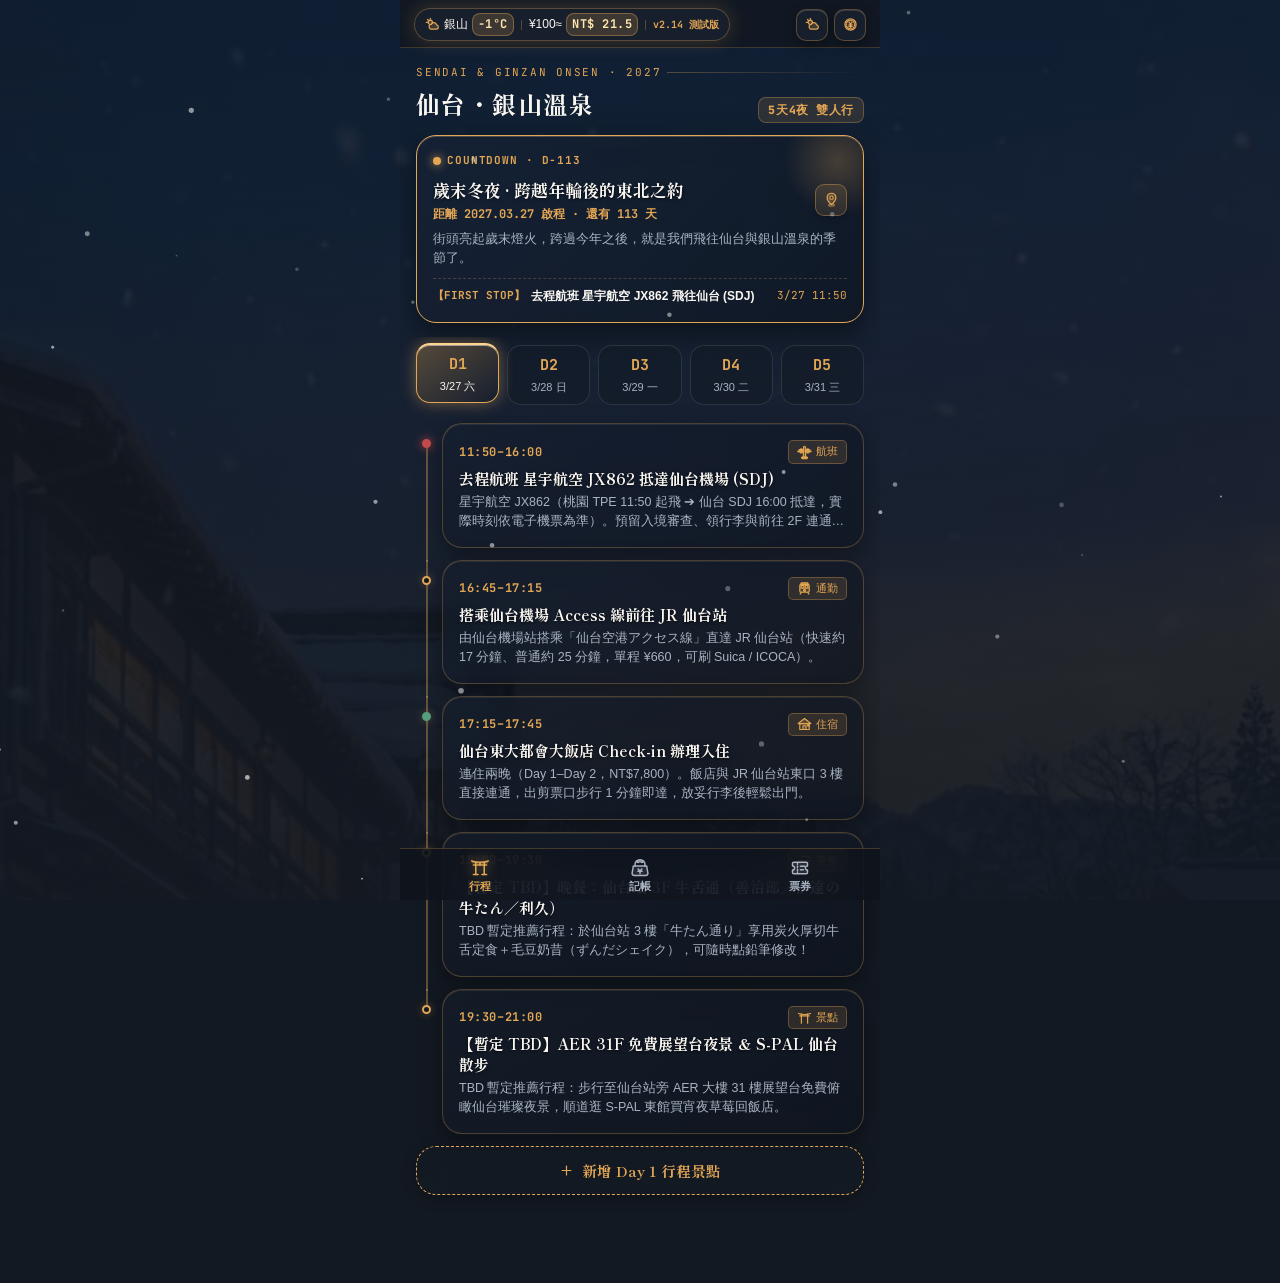
<file: versions/v2.14_大正剔透時光版.html>
<!DOCTYPE html>
<html lang="zh-Hant">
<head>
  <meta charset="UTF-8" />
  <meta name="viewport" content="width=device-width, initial-scale=1.0, viewport-fit=cover, maximum-scale=1.0, user-scalable=no" />
  <meta name="theme-color" content="#131922" />
  <meta name="apple-mobile-web-app-capable" content="yes" />
  <meta name="apple-mobile-web-app-status-bar-style" content="black-translucent" />
  <title>仙台・銀山溫泉 雙人旅誌｜大正剔透時光版 v2.14</title>
  <link rel="manifest" href="./manifest.json" />
  <link rel="icon" type="image/png" href="./icon-192.png" />
  <link rel="apple-touch-icon" href="./apple-touch-icon.png" />
  <!-- 非阻塞非同步載入字體：秒開畫面不卡白屏，無網路時自動優雅降級至 iPhone 內建明朝體 -->
  <link rel="preconnect" href="https://fonts.googleapis.com">
  <link rel="preconnect" href="https://fonts.gstatic.com" crossorigin>
  <link href="https://fonts.googleapis.com/css2?family=Cinzel:wght@600;800&family=JetBrains+Mono:wght@400;500;600;700&family=Shippori+Mincho:wght@600;700;800&display=swap" rel="stylesheet" media="print" onload="this.media='all'">

  <style>
    :root {
      --bg-base: #131922;
      --bg-card: rgba(22, 28, 38, 0.82);
      --bg-card-hover: rgba(30, 38, 52, 0.92);
      
      --amber: #E2A654;                      /* 瓦斯燈琥珀金 */
      --amber-glow: rgba(226, 166, 84, 0.35);
      --amber-soft: rgba(226, 166, 84, 0.14);
      
      --vermilion: #C24A4A;                  /* 銀山朱紅 */
      --pine: #3B7056;                       /* 青葉松綠 */
      
      --text-main: #FAF7F2;                  /* 和紙象牙白 */
      --text-sub: #A9B3C2;                   /* 柔和霧銀灰 */
      --text-muted: #727C8C;
      
      --border-brass: rgba(226, 166, 84, 0.32); /* 黃銅細線 */
      --border-sub: rgba(255, 255, 255, 0.10);
      
      --font-serif: 'Shippori Mincho', 'Hiragino Mincho ProN', 'YuMincho', 'Songti TC', 'Noto Serif TC', 'Noto Serif JP', serif;
      --font-mono: 'JetBrains Mono', 'SFMono-Regular', ui-monospace, 'Menlo', monospace;
      --font-sans: -apple-system, BlinkMacSystemFont, "Segoe UI", Roboto, "PingFang TC", sans-serif;
      
      --radius-sm: 8px;
      --radius-md: 14px;
      --radius-lg: 20px;
      --radius-pill: 9999px;
      
      --shadow-card: 0 10px 30px -5px rgba(0, 0, 0, 0.45);
      --shadow-glow: 0 0 20px rgba(226, 166, 84, 0.22);
    }

    * {
      box-sizing: border-box;
      margin: 0;
      padding: 0;
      -webkit-tap-highlight-color: transparent;
    }

    body {
      background-color: var(--bg-base);
      color: var(--text-main);
      font-family: var(--font-sans);
      font-size: 14px;
      line-height: 1.6;
      -webkit-font-smoothing: antialiased;
      background-image: 
        linear-gradient(180deg, rgba(19, 25, 34, 0.82) 0%, rgba(19, 25, 34, 0.88) 40%, rgba(19, 25, 34, 0.96) 100%),
        url("[data-uri]");
      background-size: cover;
      background-position: center top;
      background-attachment: fixed;
      overflow-x: hidden;
      position: relative;
    }

    /* 浪漫落雪動畫 Canvas */
    #snow-canvas {
      position: fixed;
      inset: 0;
      pointer-events: none;
      z-index: 10;
    }

    .app-viewport {
      max-width: 480px;
      margin: 0 auto;
      min-height: 100vh;
      position: relative;
      padding-bottom: calc(96px + env(safe-area-inset-bottom, 24px));
    }

    /* =========================================================
       頂部微型狀態膠囊列（天氣與匯率與古典羅盤同風格）
       ========================================================= */
    .app-top-capsule-bar {
      position: sticky;
      top: 0;
      z-index: 85;
      padding: 10px 16px 8px 16px;
      background: rgba(18, 24, 34, 0.88);
      backdrop-filter: blur(20px);
      -webkit-backdrop-filter: blur(20px);
      border-bottom: 1px solid rgba(226, 166, 84, 0.22);
      display: flex;
      align-items: center;
      justify-content: space-between;
      gap: 8px;
    }

    .top-capsule-pill {
      display: inline-flex;
      align-items: center;
      gap: 7px;
      padding: 6px 13px;
      border-radius: var(--radius-pill);
      background: rgba(25, 33, 46, 0.9);
      border: 1px solid var(--border-brass);
      font-size: 12px;
      box-shadow: var(--shadow-glow);
    }

    .capsule-badge {
      color: var(--amber);
      font-weight: 700;
      font-family: var(--font-mono);
      letter-spacing: 0.04em;
    }

    .capsule-divider {
      width: 1px;
      height: 11px;
      background: var(--border-brass);
    }

    .capsule-tools {
      display: flex;
      align-items: center;
      gap: 8px;
    }

    .tool-icon-btn {
      width: 36px;
      height: 36px;
      border-radius: 10px;
      background: rgba(25, 33, 46, 0.92);
      border: 1px solid var(--border-brass);
      color: var(--amber);
      display: flex;
      align-items: center;
      justify-content: center;
      cursor: pointer;
      box-shadow: 0 4px 12px rgba(0,0,0,0.35), inset 0 1px 0 rgba(255,255,255,0.12);
      transition: all 0.2s cubic-bezier(0.16, 1, 0.3, 1);
    }
    .tool-icon-btn:hover, .tool-icon-btn.active {
      background: rgba(226, 166, 84, 0.22);
      border-color: var(--amber);
      box-shadow: 0 0 14px rgba(226, 166, 84, 0.4);
    }
    .tool-icon-btn:active {
      transform: scale(0.92);
    }

    /* =========================================================
       原版完整架構：5 天逐日天氣預報展開抽屜 & 即時雙向換匯面板
       ========================================================= */
    /* 懸浮視窗與背景虛化 Floating Overlay Modals (獨立懸浮不推移下方版面) */
    .app-floating-modal {
      position: fixed;
      inset: 0;
      z-index: 990;
      background: rgba(8, 12, 18, 0.72);
      backdrop-filter: blur(14px);
      -webkit-backdrop-filter: blur(14px);
      display: none;
      align-items: center;
      justify-content: center;
      padding: 16px;
      animation: modalFadeIn 0.2s ease-out;
    }
    .app-floating-modal.open {
      display: flex !important;
    }
    .app-floating-modal-card {
      width: 100%;
      max-width: 440px;
      max-height: 85vh;
      overflow-y: auto;
      background: rgba(22, 28, 38, 0.96);
      border: 1.5px solid var(--amber);
      border-radius: var(--radius-lg);
      box-shadow: 0 20px 50px rgba(0, 0, 0, 0.8), 0 0 30px rgba(226, 166, 84, 0.35);
      padding: 18px 18px 20px 18px;
      position: relative;
      animation: modalPopUp 0.22s cubic-bezier(0.16, 1, 0.3, 1);
    }
    @keyframes modalFadeIn {
      from { opacity: 0; }
      to { opacity: 1; }
    }
    @keyframes modalPopUp {
      from { opacity: 0; transform: scale(0.94) translateY(12px); }
      to { opacity: 1; transform: scale(1) translateY(0); }
    }

    /* 時鐘感應模擬切換微型膠囊 */
    .now-sim-pill {
      background: rgba(226, 166, 84, 0.15);
      border: 1px solid var(--amber);
      color: var(--amber);
      border-radius: var(--radius-pill);
      font-size: 10.5px;
      font-family: var(--font-sans);
      font-weight: 600;
      padding: 2px 8px;
      cursor: pointer;
      transition: all 0.18s ease;
      display: inline-flex;
      align-items: center;
      gap: 3px;
    }
    .now-sim-pill:hover, .now-sim-pill:active {
      background: var(--amber);
      color: #131922;
      transform: scale(0.96);
    }
    .next-preview-box {
      margin-top: 10px;
      padding-top: 8px;
      border-top: 1px dashed rgba(226, 166, 84, 0.25);
      display: flex;
      align-items: center;
      justify-content: space-between;
      font-size: 11.5px;
      color: var(--text-sub);
    }

    @keyframes fadeInSlide {
      from { opacity: 0; transform: translateY(-8px); }
      to { opacity: 1; transform: translateY(0); }
    }

    /* 天氣逐日列表 (Day 1 ~ Day 5) */
    .wx-head-bar {
      display: flex;
      align-items: center;
      justify-content: space-between;
      padding-bottom: 8px;
      margin-bottom: 6px;
      border-bottom: 1px solid var(--border-sub);
    }
    .wx-row-item {
      display: flex;
      align-items: center;
      justify-content: space-between;
      padding: 8px 0;
      border-bottom: 1px dashed rgba(255, 255, 255, 0.08);
      gap: 8px;
    }
    .wx-row-item:last-child { border-bottom: none; }
    .wx-day-tag {
      font-family: var(--font-mono);
      font-size: 11px;
      font-weight: 700;
      padding: 1px 6px;
      border-radius: 4px;
      background: var(--amber-soft);
      border: 1px solid var(--border-brass);
      color: var(--amber);
    }
    .wx-date-txt {
      font-size: 12px;
      font-weight: 700;
      color: var(--text-main);
    }
    .wx-cond-txt {
      font-size: 12px;
      color: var(--amber);
      font-weight: 600;
    }
    .wx-loc-txt {
      font-size: 11.5px;
      color: var(--text-sub);
      margin-top: 2px;
    }
    .wx-right-box {
      text-align: right;
      flex-shrink: 0;
    }
    .wx-temp-val {
      font-family: var(--font-mono);
      font-size: 13px;
      font-weight: 700;
      color: var(--text-main);
    }
    .wx-pop-val {
      font-size: 11px;
      color: #74B9FF;
      font-family: var(--font-mono);
    }

    /* 完整雙向換匯與匯率微調面板 */
    .fx-calc-row {
      display: flex;
      align-items: center;
      gap: 6px;
      margin-bottom: 10px;
    }
    .fx-input-box {
      flex: 1;
      min-width: 0;
      background: rgba(10, 14, 20, 0.75);
      border: 1px solid var(--border-brass);
      border-radius: var(--radius-sm);
      padding: 7px 10px;
      display: flex;
      flex-direction: column;
    }
    .fx-curr-lbl {
      font-size: 10.5px;
      color: var(--amber);
      font-weight: 700;
      letter-spacing: 0.04em;
    }
    .fx-num-inp {
      width: 100%;
      background: transparent;
      border: none;
      outline: none;
      color: var(--text-main);
      font-family: var(--font-mono);
      font-size: 17px;
      font-weight: 700;
      margin-top: 2px;
    }
    .fx-circle-tool {
      width: 34px;
      height: 34px;
      border-radius: 8px;
      background: var(--amber-soft);
      border: 1px solid var(--border-brass);
      color: var(--amber);
      font-weight: 700;
      font-size: 14px;
      cursor: pointer;
      display: inline-flex;
      align-items: center;
      justify-content: center;
      flex-shrink: 0;
    }
    .fx-circle-tool:active {
      background: var(--amber);
      color: #12151A;
    }
    .fx-pills-bar {
      display: flex;
      flex-wrap: wrap;
      gap: 6px;
      margin-bottom: 10px;
    }
    .fx-quick-chip {
      padding: 4px 10px;
      border-radius: 6px;
      background: rgba(255, 255, 255, 0.06);
      border: 1px solid var(--border-sub);
      color: var(--text-main);
      font-family: var(--font-mono);
      font-size: 11.5px;
      cursor: pointer;
    }
    .fx-quick-chip:active {
      border-color: var(--amber);
      color: var(--amber);
      background: var(--amber-soft);
    }
    .fx-rate-tweak-bar {
      display: flex;
      align-items: center;
      justify-content: space-between;
      padding-top: 8px;
      border-top: 1px dashed var(--border-sub);
      font-size: 11.5px;
      color: var(--text-sub);
    }
    .rate-step-btn {
      padding: 2px 7px;
      border-radius: 4px;
      background: rgba(226, 166, 84, 0.15);
      border: 1px solid var(--border-brass);
      color: var(--amber);
      font-family: var(--font-mono);
      font-size: 11px;
      cursor: pointer;
    }

    /* 頁首詩意大標 */
    .taisho-hero {
      padding: 16px 16px 12px 16px;
    }
    .hero-eyebrow {
      font-family: var(--font-mono);
      font-size: 11px;
      letter-spacing: 0.16em;
      color: var(--amber);
      text-transform: uppercase;
      margin-bottom: 3px;
      display: flex;
      align-items: center;
      gap: 6px;
    }
    .hero-eyebrow::after {
      content: '';
      flex: 1;
      height: 1px;
      background: linear-gradient(90deg, var(--border-brass), transparent);
    }
    .hero-title {
      font-family: var(--font-serif);
      font-size: 24px;
      font-weight: 800;
      letter-spacing: 0.06em;
      color: var(--text-main);
      display: flex;
      align-items: baseline;
      justify-content: space-between;
    }
    .hero-days-tag {
      font-family: var(--font-mono);
      font-size: 11.5px;
      padding: 3px 9px;
      border: 1px solid var(--border-brass);
      border-radius: var(--radius-sm);
      color: var(--amber);
      background: var(--amber-soft);
      letter-spacing: 0.05em;
    }

    /* 3 套特製 Icon 變體選擇列 */
    .icon-set-btn {
      padding: 4px 10px;
      border-radius: var(--radius-sm);
      background: rgba(25, 33, 46, 0.8);
      border: 1px solid var(--border-brass);
      color: var(--text-sub);
      font-size: 11px;
      cursor: pointer;
      transition: all 0.2s ease;
    }
    .icon-set-btn.active {
      background: var(--amber-soft);
      border-color: var(--amber);
      color: var(--amber);
      font-weight: 700;
      box-shadow: 0 0 10px rgba(226, 166, 84, 0.28);
    }

    /* =========================================================
       統一風格的向量 SVG 操作按鈕 (地圖 / 修改 / 刪除)
       ========================================================= */
    .taisho-action-btn {
      width: 32px;
      height: 32px;
      border-radius: 9px;
      background: rgba(226, 166, 84, 0.13);
      border: 1px solid rgba(226, 166, 84, 0.38);
      color: var(--amber);
      display: inline-flex;
      align-items: center;
      justify-content: center;
      cursor: pointer;
      transition: all 0.2s cubic-bezier(0.16, 1, 0.3, 1);
      box-shadow: 0 2px 6px rgba(0, 0, 0, 0.22);
      flex-shrink: 0;
      text-decoration: none;
    }
    .taisho-action-btn:hover {
      background: rgba(226, 166, 84, 0.26);
      border-color: var(--amber);
      box-shadow: 0 0 10px rgba(226, 166, 84, 0.38);
      transform: translateY(-1px);
    }
    .taisho-action-btn:active {
      transform: scale(0.92);
    }
    .taisho-action-btn.btn-danger {
      background: rgba(194, 74, 74, 0.14);
      border-color: rgba(194, 74, 74, 0.38);
      color: #E57373;
    }
    .taisho-action-btn.btn-danger:hover {
      background: rgba(194, 74, 74, 0.28);
      border-color: #E57373;
      box-shadow: 0 0 10px rgba(194, 74, 74, 0.35);
    }
    .taisho-svg-icon {
      width: 15px;
      height: 15px;
      stroke-width: 1.9;
      stroke: currentColor;
      fill: none;
      stroke-linecap: round;
      stroke-linejoin: round;
    }

    /* =========================================================
       Now & Next 現場智慧感知卡（恆定不隨天數跳動）
       ========================================================= */
    .now-next-card {
      margin: 0 16px 14px 16px;
      background: linear-gradient(135deg, rgba(32, 42, 58, 0.88), rgba(20, 27, 38, 0.92));
      border: 1px solid var(--amber);
      border-radius: var(--radius-lg);
      padding: 14px 16px;
      position: relative;
      overflow: hidden;
      box-shadow: var(--shadow-card), var(--shadow-glow);
      backdrop-filter: blur(14px);
      -webkit-backdrop-filter: blur(14px);
    }
    .now-next-card::before {
      content: '';
      position: absolute;
      top: -30px;
      right: -30px;
      width: 110px;
      height: 110px;
      background: radial-gradient(circle, rgba(226, 166, 84, 0.25), transparent 70%);
      pointer-events: none;
    }
    .card-label-row {
      display: flex;
      align-items: center;
      justify-content: space-between;
      margin-bottom: 6px;
    }
    .live-pulse-badge {
      display: inline-flex;
      align-items: center;
      gap: 6px;
      font-family: var(--font-mono);
      font-size: 11px;
      color: var(--amber);
      font-weight: 700;
      letter-spacing: 0.08em;
    }
    .pulse-dot {
      width: 8px;
      height: 8px;
      border-radius: 50%;
      background: var(--amber);
      box-shadow: 0 0 10px var(--amber);
      animation: livePulse 1.8s infinite ease-in-out;
    }
    @keyframes livePulse {
      0%, 100% { opacity: 0.5; transform: scale(0.9); }
      50% { opacity: 1; transform: scale(1.3); }
    }
    .now-title-row {
      display: flex;
      align-items: center;
      justify-content: space-between;
      gap: 8px;
    }
    .now-title {
      font-family: var(--font-serif);
      font-size: 17px;
      font-weight: 800;
      color: var(--text-main);
    }
    .now-time {
      font-family: var(--font-mono);
      color: var(--amber);
      font-size: 12px;
      font-weight: 700;
      margin-top: 2px;
    }
    .now-desc {
      font-size: 12.5px;
      color: var(--text-sub);
      line-height: 1.5;
    }

    /* 日期切換導覽 (Day 1 ~ Day 5) - 上方充足緩衝杜絕裁切 */
    .day-selector-bar {
      display: flex;
      gap: 8px;
      padding: 8px 16px 14px 16px;
      margin-bottom: 4px;
      overflow-x: auto;
      scrollbar-width: none;
    }
    .day-selector-bar::-webkit-scrollbar { display: none; }

    .day-chip-btn {
      flex: 1;
      min-width: 66px;
      padding: 8px 4px;
      border-radius: var(--radius-md);
      background: rgba(25, 33, 46, 0.75);
      border: 1px solid var(--border-sub);
      color: var(--text-sub);
      text-align: center;
      cursor: pointer;
      display: flex;
      flex-direction: column;
      align-items: center;
      backdrop-filter: blur(8px);
      -webkit-backdrop-filter: blur(8px);
      position: relative;
      transition: all 0.22s cubic-bezier(0.16, 1, 0.3, 1);
    }
    .day-chip-btn.active {
      background: linear-gradient(145deg, rgba(226, 166, 84, 0.35), rgba(28, 36, 50, 0.96));
      border: 1.5px solid var(--amber) !important;
      border-top: 2.5px solid #FFD48F !important;
      color: var(--text-main);
      box-shadow: 0 0 16px rgba(226, 166, 84, 0.45), inset 0 1px 0 rgba(255, 255, 255, 0.5);
      transform: translateY(-2px);
      z-index: 2;
    }
    .day-chip-num {
      font-family: var(--font-mono);
      font-weight: 700;
      font-size: 13.5px;
      color: var(--amber);
    }
    .day-chip-date {
      font-size: 11px;
      margin-top: 2px;
    }

    /* 和風時間軸列表 */
    .timeline-container {
      padding: 0 16px;
      position: relative;
    }
    .timeline-container::before {
      content: '';
      position: absolute;
      left: 30px;
      top: 14px;
      bottom: 24px;
      width: 1px;
      background: linear-gradient(180deg, var(--amber) 0%, rgba(226, 166, 84, 0.2) 80%, transparent 100%);
    }

    .tl-card-item {
      position: relative;
      margin-bottom: 12px;
      padding-left: 32px;
    }
    .tl-node-pin {
      position: absolute;
      left: 10px;
      top: 16px;
      width: 9px;
      height: 9px;
      border-radius: 50%;
      background: var(--bg-base);
      border: 2px solid var(--amber);
      box-shadow: 0 0 8px var(--amber-glow);
      z-index: 2;
    }
    .tl-card-item.flight-item .tl-node-pin {
      border-color: var(--vermilion);
      background: var(--vermilion);
      box-shadow: 0 0 10px var(--vermilion);
    }
    .tl-card-item.hotel-item .tl-node-pin {
      border-color: #559E7C;
      background: #559E7C;
    }

    .tl-card-inner {
      background: var(--bg-card);
      border: 1px solid var(--border-sub);
      border-radius: var(--radius-lg);
      padding: 13px 15px;
      transition: all 0.22s ease;
      cursor: pointer;
      backdrop-filter: blur(14px);
      -webkit-backdrop-filter: blur(14px);
      box-shadow: 0 6px 18px rgba(0, 0, 0, 0.25);
    }
    .tl-card-inner:hover {
      background: var(--bg-card-hover);
      border-color: var(--border-brass);
    }

    .tl-head-row {
      display: flex;
      align-items: center;
      justify-content: space-between;
      gap: 6px;
      margin-bottom: 4px;
    }
    .tl-time-badge {
      font-family: var(--font-mono);
      font-size: 12px;
      font-weight: 700;
      color: var(--amber);
      letter-spacing: 0.05em;
    }
    .tl-tag-pill {
      font-size: 11px;
      padding: 2px 8px;
      border-radius: 5px;
      border: 1px solid var(--border-brass);
      color: var(--amber);
      background: var(--amber-soft);
      display: inline-flex;
      align-items: center;
      gap: 4px;
    }
    .tl-card-title {
      font-family: var(--font-serif);
      font-size: 15px;
      font-weight: 700;
      color: var(--text-main);
      line-height: 1.4;
      margin-bottom: 4px;
      display: flex;
      align-items: center;
      justify-content: space-between;
    }
    .expand-indicator {
      font-size: 10px;
      color: var(--amber);
      font-family: var(--font-mono);
      transition: transform 0.25s ease;
    }
    .tl-card-item.expanded .expand-indicator,
    .exp-item-card.expanded .expand-indicator,
    .vintage-ticket-card.expanded .expand-indicator {
      transform: rotate(180deg);
    }

    .tl-card-note {
      font-size: 12.5px;
      color: var(--text-sub);
      line-height: 1.5;
      display: -webkit-box;
      -webkit-line-clamp: 2;
      -webkit-box-orient: vertical;
      overflow: hidden;
      transition: all 0.25s ease;
    }
    .tl-card-item.expanded .tl-card-note {
      -webkit-line-clamp: unset;
      color: var(--text-main);
    }

    /* 隱藏式操作列：點擊卡片展開後才顯示（行程 / 記帳 / 票券 皆一致） */
    .tl-card-actions,
    .exp-card-actions,
    .tkt-card-actions {
      display: none;
      margin-top: 10px;
      padding-top: 9px;
      border-top: 1px dashed var(--border-brass);
      justify-content: space-between;
      align-items: center;
      animation: fadeIn 0.2s ease-out;
    }
    .tl-card-item.expanded .tl-card-actions,
    .exp-item-card.expanded .exp-card-actions,
    .vintage-ticket-card.expanded .tkt-card-actions {
      display: flex;
    }

    .action-btn-group {
      display: flex;
      align-items: center;
      gap: 8px;
    }

    /* 最下方的「＋ 新增」按鈕 */
    .bottom-add-itinerary-btn,
    .bottom-add-ticket-btn {
      width: calc(100% - 32px);
      margin: 8px 16px 20px 16px;
      padding: 13px 18px;
      border-radius: var(--radius-lg);
      background: rgba(25, 33, 46, 0.72);
      border: 1.5px dashed var(--amber);
      color: var(--amber);
      font-family: var(--font-serif);
      font-size: 14.5px;
      font-weight: 700;
      display: flex;
      align-items: center;
      justify-content: center;
      gap: 8px;
      cursor: pointer;
      transition: all 0.22s ease;
      box-shadow: 0 4px 14px rgba(0,0,0,0.25);
    }
    .bottom-add-itinerary-btn:hover,
    .bottom-add-ticket-btn:hover {
      background: var(--amber-soft);
      box-shadow: var(--shadow-glow);
    }

    /* =========================================================
       TAB 2: 記帳分頁（點擊消費展開修改與刪除）
       ========================================================= */
    .wallet-hero-box {
      margin: 0 16px 14px 16px;
      background: var(--bg-card);
      border: 1px solid var(--border-brass);
      border-radius: var(--radius-lg);
      padding: 16px 18px;
      box-shadow: var(--shadow-card);
      backdrop-filter: blur(14px);
      -webkit-backdrop-filter: blur(14px);
    }
    .wallet-total-label { font-size: 12px; color: var(--text-sub); margin-bottom: 4px; }
    .wallet-grand-twd {
      font-family: var(--font-mono);
      font-size: 28px;
      font-weight: 800;
      color: var(--amber);
      letter-spacing: 0.04em;
    }
    .wallet-sub-row {
      display: flex;
      justify-content: space-between;
      font-size: 12px;
      color: var(--text-sub);
      margin-top: 6px;
    }

    /* 頂部「＋ 自訂記帳」按鈕 */
    .top-add-expense-btn {
      width: calc(100% - 32px);
      margin: 0 16px 14px 16px;
      padding: 12px 16px;
      border-radius: var(--radius-lg);
      background: linear-gradient(145deg, #E2A654, #BF8435);
      border: none;
      color: #12151A;
      font-weight: 800;
      font-size: 14.5px;
      display: flex;
      align-items: center;
      justify-content: center;
      gap: 8px;
      box-shadow: 0 6px 20px rgba(226, 166, 84, 0.35);
      cursor: pointer;
      transition: all 0.2s ease;
    }
    .top-add-expense-btn:active { transform: scale(0.98); }

    /* 6 顆常用膠囊 */
    .capsule-quick-grid {
      display: grid;
      grid-template-columns: repeat(3, 1fr);
      gap: 8px;
      margin: 0 16px 16px 16px;
    }
    .quick-exp-pill {
      background: rgba(25, 33, 46, 0.85);
      border: 1px solid var(--border-brass);
      border-radius: var(--radius-md);
      padding: 10px 6px;
      text-align: center;
      cursor: pointer;
      backdrop-filter: blur(8px);
      transition: all 0.2s ease;
      display: flex;
      flex-direction: column;
      align-items: center;
      gap: 3px;
    }
    .quick-exp-pill:hover {
      background: var(--amber-soft);
      border-color: var(--amber);
      transform: translateY(-2px);
    }
    .quick-exp-pill:active { transform: scale(0.94); }
    .quick-pill-icon { font-size: 18px; }
    .quick-pill-name { font-size: 12px; font-weight: 600; color: var(--text-main); }
    .quick-pill-amt {
      font-size: 11px;
      color: var(--amber);
      font-family: var(--font-mono);
      font-weight: 700;
    }

    /* 記帳明細卡片（常態乾淨，點擊展開修改/刪除） */
    .exp-list-container {
      padding: 0 16px;
      display: flex;
      flex-direction: column;
      gap: 10px;
    }
    .exp-item-card {
      background: var(--bg-card);
      border: 1px solid var(--border-sub);
      border-radius: var(--radius-md);
      padding: 12px 14px;
      cursor: pointer;
      transition: all 0.2s ease;
      box-shadow: 0 4px 14px rgba(0,0,0,0.2);
    }
    .exp-item-card:hover, .exp-item-card.expanded {
      border-color: var(--border-brass);
      background: var(--bg-card-hover);
    }
    .exp-main-row {
      display: flex;
      align-items: center;
      justify-content: space-between;
      gap: 10px;
    }

    /* =========================================================
       TAB 3: 票券分頁（常態乾淨，點擊展開修改/刪除）
       ========================================================= */
    .tickets-container {
      padding: 0 16px;
      display: flex;
      flex-direction: column;
      gap: 14px;
      margin-bottom: 14px;
    }
    .vintage-ticket-card {
      background: linear-gradient(135deg, rgba(32, 40, 54, 0.95), rgba(22, 28, 38, 0.95));
      border: 1px solid var(--border-brass);
      border-radius: var(--radius-lg);
      padding: 16px 18px;
      position: relative;
      cursor: pointer;
      transition: all 0.2s ease;
      box-shadow: var(--shadow-card);
      backdrop-filter: blur(14px);
    }
    .vintage-ticket-card:hover, .vintage-ticket-card.expanded {
      border-color: var(--amber);
      box-shadow: var(--shadow-card), var(--shadow-glow);
    }
    .ticket-head-row {
      display: flex;
      justify-content: space-between;
      align-items: center;
      margin-bottom: 10px;
    }
    .ticket-series {
      font-family: var(--font-serif);
      color: var(--amber);
      font-size: 13.5px;
      font-weight: 700;
      letter-spacing: 0.05em;
    }
    .ticket-code-pill {
      font-family: var(--font-mono);
      font-size: 10.5px;
      padding: 2px 7px;
      background: var(--amber-soft);
      border: 1px solid var(--border-brass);
      border-radius: 4px;
      color: var(--amber);
    }
    .ticket-route-row {
      display: flex;
      align-items: center;
      justify-content: space-between;
      margin: 12px 0 10px 0;
    }
    .station-block { text-align: center; min-width: 65px; }
    .station-city {
      font-family: var(--font-serif);
      font-size: 19px;
      font-weight: 800;
      color: var(--text-main);
    }
    .station-time {
      font-family: var(--font-mono);
      font-size: 11.5px;
      color: var(--amber);
      margin-top: 2px;
    }
    .transit-decor-line {
      flex: 1;
      display: flex;
      flex-direction: column;
      align-items: center;
      padding: 0 10px;
    }
    .transit-duration {
      font-family: var(--font-mono);
      font-size: 10.5px;
      color: var(--text-sub);
      margin-bottom: 3px;
    }
    .line-track {
      width: 100%;
      height: 1px;
      background: repeating-linear-gradient(90deg, var(--border-brass) 0, var(--border-brass) 4px, transparent 4px, transparent 8px);
      position: relative;
    }
    .line-track::after {
      content: '➔';
      position: absolute;
      right: -4px;
      top: -7px;
      font-size: 10px;
      color: var(--amber);
    }
    .ticket-dashed-foot {
      padding-top: 10px;
      border-top: 1px dashed rgba(226, 166, 84, 0.35);
      display: flex;
      justify-content: space-between;
      align-items: center;
      font-size: 11.5px;
      color: var(--text-sub);
    }

    /* =========================================================
       底部固定三主導覽列
       ========================================================= */
    .bottom-taisho-nav {
      position: fixed;
      bottom: 0;
      left: 0;
      right: 0;
      max-width: 480px;
      margin: 0 auto;
      height: calc(64px + env(safe-area-inset-bottom, 16px));
      padding-bottom: env(safe-area-inset-bottom, 16px);
      background: rgba(18, 24, 34, 0.94);
      backdrop-filter: blur(20px);
      -webkit-backdrop-filter: blur(20px);
      border-top: 1px solid rgba(226, 166, 84, 0.25);
      display: flex;
      align-items: center;
      justify-content: space-around;
      z-index: 90;
    }
    .taisho-nav-tab {
      flex: 1;
      height: 100%;
      background: none;
      border: none;
      color: var(--text-sub);
      display: flex;
      flex-direction: column;
      align-items: center;
      justify-content: center;
      gap: 2px;
      cursor: pointer;
      transition: all 0.2s ease;
    }
    .taisho-nav-tab.active {
      color: var(--amber);
    }
    .nav-tab-icon { font-size: 19px; }
    .nav-tab-text {
      font-size: 11px;
      font-weight: 700;
      letter-spacing: 0.04em;
    }

    .tab-section-pane { display: none; animation: fadeIn 0.22s ease-out; }
    .tab-section-pane.active { display: block; }
    @keyframes fadeIn {
      from { opacity: 0; transform: translateY(4px); }
      to { opacity: 1; transform: translateY(0); }
    }

    /* =========================================================
       彈窗通用設計（Modal Sheet）
       ========================================================= */
    .app-modal-backdrop {
      display: none;
      position: fixed;
      inset: 0;
      background: rgba(0, 0, 0, 0.72);
      backdrop-filter: blur(8px);
      -webkit-backdrop-filter: blur(8px);
      z-index: 120;
      align-items: flex-end;
      justify-content: center;
    }
    .app-modal-backdrop.open { display: flex; }
    .app-modal-sheet {
      width: 100%;
      max-width: 480px;
      background: #171E2B;
      border: 1px solid var(--border-brass);
      border-radius: 22px 22px 0 0;
      padding: 20px 18px calc(24px + env(safe-area-inset-bottom, 16px)) 18px;
      box-shadow: 0 -10px 40px rgba(0, 0, 0, 0.6);
      animation: slideUp 0.25s cubic-bezier(0.16, 1, 0.3, 1);
      max-height: 85vh;
      overflow-y: auto;
    }
    @keyframes slideUp {
      from { transform: translateY(100%); }
      to { transform: translateY(0); }
    }
    .modal-head {
      display: flex;
      justify-content: space-between;
      align-items: center;
      margin-bottom: 16px;
      padding-bottom: 10px;
      border-bottom: 1px solid var(--border-sub);
    }
    .modal-title {
      font-family: var(--font-serif);
      font-size: 16px;
      font-weight: 700;
      color: var(--amber);
      display: flex;
      align-items: center;
      gap: 6px;
    }
    .modal-close-x {
      width: 28px;
      height: 28px;
      border-radius: 50%;
      background: rgba(255, 255, 255, 0.08);
      color: var(--text-sub);
      display: flex;
      align-items: center;
      justify-content: center;
      cursor: pointer;
      font-size: 15px;
    }

    .tweak-amount-display {
      background: rgba(10, 14, 20, 0.6);
      border: 1px solid var(--border-brass);
      border-radius: var(--radius-md);
      padding: 12px 14px;
      display: flex;
      align-items: center;
      justify-content: space-between;
      margin-bottom: 12px;
    }
    .tweak-amt-input {
      font-family: var(--font-mono);
      font-size: 26px;
      font-weight: 800;
      color: var(--amber);
      background: none;
      border: none;
      outline: none;
      width: 65%;
    }
    .stepper-btn-row {
      display: flex;
      gap: 6px;
      margin-bottom: 14px;
      overflow-x: auto;
    }
    .stepper-btn {
      flex: 1;
      padding: 8px 4px;
      border-radius: var(--radius-sm);
      background: rgba(226, 166, 84, 0.12);
      border: 1px solid rgba(226, 166, 84, 0.3);
      color: var(--amber);
      font-family: var(--font-mono);
      font-size: 12px;
      font-weight: 700;
      cursor: pointer;
      text-align: center;
    }
    .stepper-btn:active {
      background: var(--amber);
      color: #12151A;
    }

    .form-group { margin-bottom: 12px; }
    .form-label { font-size: 12px; color: var(--text-sub); margin-bottom: 4px; display: block; }
    .form-input, .form-select, .form-textarea {
      width: 100%;
      background: rgba(10, 14, 20, 0.6);
      border: 1px solid var(--border-sub);
      border-radius: var(--radius-sm);
      color: var(--text-main);
      padding: 10px 12px;
      font-size: 13.5px;
      outline: none;
    }
    .form-input:focus, .form-select:focus, .form-textarea:focus {
      border-color: var(--amber);
      box-shadow: 0 0 10px rgba(226, 166, 84, 0.2);
    }
    .btn-submit-primary {
      width: 100%;
      padding: 13px;
      border-radius: var(--radius-md);
      background: linear-gradient(145deg, #E2A654, #BF8435);
      border: none;
      color: #12151A;
      font-weight: 800;
      font-size: 15px;
      cursor: pointer;
      box-shadow: 0 4px 16px rgba(226, 166, 84, 0.4);
      margin-top: 8px;
    }
    .btn-submit-primary:active { transform: scale(0.98); }
  
    /* =========================================================
       v2.10 手機自適應安全寬度防護系統 (全螢幕尺寸防換行)
       ========================================================= */
    * {
      box-sizing: border-box;
    }
    .app-viewport {
      max-width: 480px;
      margin: 0 auto;
      min-height: 100vh;
      position: relative;
      padding-bottom: calc(96px + env(safe-area-inset-bottom, 24px));
      padding-left: env(safe-area-inset-left, 0px);
      padding-right: env(safe-area-inset-right, 0px);
      overflow-x: hidden;
    }
    .app-top-capsule-bar {
      position: sticky;
      top: 0;
      z-index: 85;
      padding: 8px clamp(8px, 2.5vw, 14px) 6px clamp(8px, 2.5vw, 14px) !important;
      background: rgba(18, 24, 34, 0.92);
      backdrop-filter: blur(20px);
      -webkit-backdrop-filter: blur(20px);
      border-bottom: 1px solid rgba(226, 166, 84, 0.22);
      display: flex;
      align-items: center;
      justify-content: space-between;
      gap: 6px;
      width: 100%;
    }
    .top-capsule-pill {
      display: inline-flex;
      align-items: center;
      gap: clamp(3px, 1.2vw, 6px);
      padding: 4px clamp(6px, 1.8vw, 10px) !important;
      border-radius: var(--radius-pill);
      background: rgba(25, 33, 46, 0.92);
      border: 1px solid var(--border-brass);
      font-size: clamp(10.5px, 2.7vw, 12px) !important;
      box-shadow: var(--shadow-glow);
      white-space: nowrap !important;
      flex-shrink: 1;
      min-width: 0;
      overflow: hidden;
    }
    .capsule-badge {
      background: rgba(226, 166, 84, 0.18);
      border: 1px solid rgba(226, 166, 84, 0.4);
      border-radius: 8px;
      padding: 1px 5px !important;
      font-family: var(--font-mono);
      font-weight: 700;
      color: #FFE6B0;
      white-space: nowrap !important;
    }
    .capsule-divider {
      width: 1px;
      height: 10px;
      background: rgba(226, 166, 84, 0.3);
      margin: 0 1px;
      flex-shrink: 0;
    }
    .capsule-tools {
      display: flex;
      align-items: center;
      gap: 6px;
      flex-shrink: 0;
    }
    .tool-icon-btn {
      width: 32px !important;
      height: 32px !important;
      flex-shrink: 0;
    }

    /* 安全外邊距卡片 */
    .now-next-card,
    .wallet-hero-box,
    .hotel-summary-card {
      margin-left: clamp(8px, 2.8vw, 16px) !important;
      margin-right: clamp(8px, 2.8vw, 16px) !important;
      padding: clamp(12px, 3.2vw, 16px) !important;
    }
    .card-label-row {
      display: flex;
      align-items: center;
      justify-content: space-between;
      gap: 6px;
      margin-bottom: 6px;
      white-space: nowrap !important;
    }
    .live-pulse-badge {
      white-space: nowrap !important;
      font-size: clamp(10px, 2.6vw, 11px) !important;
      flex-shrink: 0;
    }
    #now-day-label {
      white-space: nowrap !important;
      font-size: clamp(10px, 2.6vw, 11.5px) !important;
      flex-shrink: 0;
    }
    .next-preview-box {
      margin-top: 10px;
      padding-top: 8px;
      border-top: 1px dashed rgba(226, 166, 84, 0.25);
      display: flex;
      align-items: center;
      justify-content: space-between;
      gap: 6px;
      font-size: 11.5px;
      color: var(--text-sub);
    }

    /* 天數列極致安全距離 */
    .day-selector-bar {
      display: flex;
      gap: clamp(4px, 1.4vw, 8px) !important;
      padding: 8px clamp(8px, 2.8vw, 16px) 14px clamp(8px, 2.8vw, 16px) !important;
      margin-bottom: 4px;
      overflow-x: auto;
      scrollbar-width: none;
    }
    .day-chip-btn {
      flex: 1;
      min-width: 0 !important;
      padding: 7px clamp(2px, 1vw, 6px) !important;
    }
    .day-chip-num {
      font-size: clamp(13px, 3.6vw, 15px) !important;
      white-space: nowrap !important;
    }
    .day-chip-date {
      font-size: clamp(9.5px, 2.6vw, 11px) !important;
      white-space: nowrap !important;
    }

    /* 時間軸卡片安全寬度 */
    .timeline-container,
    .exp-list-container,
    .tickets-container {
      padding-left: clamp(8px, 2.8vw, 16px) !important;
      padding-right: clamp(8px, 2.8vw, 16px) !important;
    }
    .tl-card-item {
      padding-left: clamp(22px, 5.5vw, 32px) !important;
    }
    .tl-card-inner {
      padding: clamp(11px, 3vw, 16px) !important;
    }
    .tl-head-row {
      display: flex;
      align-items: center;
      justify-content: space-between;
      gap: 6px;
      margin-bottom: 4px;
      white-space: nowrap;
    }
    .tl-time-badge {
      font-size: clamp(11px, 2.8vw, 12px) !important;
      white-space: nowrap !important;
      flex-shrink: 0;
    }
    .tl-tag-pill {
      font-size: clamp(10px, 2.6vw, 11px) !important;
      padding: 2px clamp(5px, 1.5vw, 8px) !important;
      white-space: nowrap !important;
      flex-shrink: 0;
    }
    .tl-card-title {
      font-size: clamp(13.5px, 3.6vw, 15px) !important;
      line-height: 1.4;
      word-break: break-word;
    }
    .tl-card-actions {
      flex-wrap: wrap;
      gap: 6px;
    }

    /* 記帳膠囊安全排版 */
    .capsule-quick-grid {
      display: grid;
      grid-template-columns: repeat(3, 1fr) !important;
      gap: clamp(5px, 1.8vw, 8px) !important;
      margin: 0 clamp(8px, 2.8vw, 16px) 16px clamp(8px, 2.8vw, 16px) !important;
    }
    .quick-exp-pill {
      padding: 8px clamp(3px, 1.2vw, 6px) !important;
    }
    .quick-pill-name {
      font-size: clamp(11px, 2.8vw, 12px) !important;
      white-space: nowrap !important;
    }
    .quick-pill-amt {
      font-size: clamp(10px, 2.5vw, 11px) !important;
      white-space: nowrap !important;
      font-family: var(--font-mono);
      font-weight: 700;
      color: var(--amber);
    }

    /* 票券卡片安全排版 */
    .vintage-ticket-card {
      margin-left: 0 !important;
      margin-right: 0 !important;
      padding: clamp(12px, 3.2vw, 16px) !important;
    }
    .ticket-head-row {
      display: flex;
      justify-content: space-between;
      align-items: center;
      gap: 6px;
      margin-bottom: 10px;
      white-space: nowrap;
    }
    .ticket-series {
      font-size: clamp(12px, 3.2vw, 13.5px) !important;
      white-space: nowrap !important;
      overflow: hidden;
      text-overflow: ellipsis;
      min-width: 0;
    }
    .ticket-code-pill {
      white-space: nowrap !important;
      flex-shrink: 0;
    }
    .ticket-route-row {
      display: flex;
      align-items: center;
      justify-content: space-between;
      gap: 4px;
      margin: 12px 0 10px 0;
    }
    .station-block {
      text-align: center;
      min-width: 48px;
      flex-shrink: 0;
    }
    .station-city {
      font-size: clamp(16px, 4.4vw, 19px) !important;
      white-space: nowrap !important;
    }
    .station-time {
      font-size: clamp(10px, 2.7vw, 12px) !important;
      white-space: nowrap !important;
    }
    .transit-duration {
      font-size: clamp(9px, 2.4vw, 10.5px) !important;
      white-space: nowrap !important;
    }
    .ticket-dashed-foot {
      font-size: clamp(10px, 2.6vw, 11.5px) !important;
      flex-wrap: wrap;
      gap: 6px;
    }

  
    /* =========================================================
       v2.11 極致細節優化 (落雪背景層、右下懸浮＋、票券極簡、底部導覽緊湊、懸浮彈窗安全邊界)
       ========================================================= */
    /* 5. 雪花移至卡片背後 (z-index: 1)，不遮擋前景文字 */
    #snow-canvas {
      position: fixed;
      inset: 0;
      pointer-events: none;
      z-index: 1 !important;
    }
    .app-viewport {
      position: relative;
      z-index: 5;
      padding-bottom: calc(68px + env(safe-area-inset-bottom, 6px)) !important;
    }

    /* 2. 記帳總花費卡緊湊單行化 */
    .wallet-hero-compact {
      padding: 12px 16px !important;
      margin-bottom: 12px !important;
      display: flex;
      align-items: center;
      justify-content: space-between;
      gap: 10px;
    }
    .wallet-hero-compact .wallet-total-label {
      margin-bottom: 0 !important;
      font-size: clamp(11.5px, 3vw, 13px) !important;
      color: var(--text-sub);
    }
    .wallet-hero-compact .wallet-grand-twd {
      font-size: clamp(20px, 5.2vw, 24px) !important;
      white-space: nowrap;
    }

    /* 3. 右下角懸浮圓形「＋」新增記帳按鈕 (FAB) */
    .wallet-fab-add-btn {
      position: fixed;
      right: max(18px, calc(50vw - 220px));
      bottom: calc(68px + env(safe-area-inset-bottom, 8px));
      width: 52px;
      height: 52px;
      border-radius: 50%;
      background: linear-gradient(145deg, #F0B865, #C58938);
      border: 1.5px solid #FFE4B5;
      color: #12151A;
      display: flex;
      align-items: center;
      justify-content: center;
      cursor: pointer;
      z-index: 88;
      box-shadow: 0 6px 20px rgba(0, 0, 0, 0.65), 0 0 18px rgba(226, 166, 84, 0.5);
      transition: transform 0.2s cubic-bezier(0.16, 1, 0.3, 1), box-shadow 0.2s ease;
    }
    .wallet-fab-add-btn:hover {
      transform: translateY(-2px) scale(1.04);
    }
    .wallet-fab-add-btn:active {
      transform: scale(0.92);
    }

    /* 4. 票券卡片極簡縮減排數（移除虛線、小三角與管理提示） */
    .vintage-ticket-card {
      padding: 10px 14px !important;
    }
    .ticket-head-row {
      margin-bottom: 4px !important;
    }
    .ticket-route-row {
      margin: 6px 0 4px 0 !important;
    }
    .ticket-clean-foot {
      margin-top: 2px;
      font-size: clamp(10px, 2.6vw, 11px);
      color: var(--text-sub);
      line-height: 1.35;
    }

    /* 6. 底部三主導覽列消除多餘空白 */
    .bottom-taisho-nav {
      height: calc(52px + env(safe-area-inset-bottom, 4px)) !important;
      padding-top: 4px !important;
      padding-bottom: max(4px, calc(env(safe-area-inset-bottom, 4px) * 0.45)) !important;
    }
    .nav-tab-icon {
      font-size: 17px !important;
      line-height: 1 !important;
    }
    .nav-tab-text {
      font-size: 10.5px !important;
      line-height: 1.1 !important;
    }

    /* 8. 快速微調記帳、行程、票券彈窗：改為與天氣/匯率一致的中央懸浮安全邊距視窗 */
    .app-modal-backdrop {
      display: none;
      position: fixed;
      inset: 0;
      z-index: 990 !important;
      background: rgba(8, 12, 18, 0.74) !important;
      backdrop-filter: blur(14px) !important;
      -webkit-backdrop-filter: blur(14px) !important;
      align-items: center !important;
      justify-content: center !important;
      padding: 16px !important;
      animation: modalFadeIn 0.2s ease-out;
    }
    .app-modal-backdrop.open {
      display: flex !important;
    }
    .app-modal-sheet {
      width: 100% !important;
      max-width: 440px !important;
      max-height: 85vh !important;
      overflow-y: auto !important;
      background: rgba(22, 28, 38, 0.96) !important;
      border: 1.5px solid var(--amber) !important;
      border-radius: var(--radius-lg) !important;
      padding: 18px 18px 20px 18px !important;
      box-shadow: 0 20px 50px rgba(0, 0, 0, 0.8), 0 0 30px rgba(226, 166, 84, 0.35) !important;
      animation: modalPopUp 0.22s cubic-bezier(0.16, 1, 0.3, 1) !important;
    }

  
    /* =========================================================
       v2.12 旗艦完熟版樣式 (前景視差落雪、iOS防放大、分類快篩、司機卡、Toast)
       ========================================================= */
    /* 1. 雪花恢復在前景 (z-index: 95)，搭配 1:1 滑動空間耦合 */
    #snow-canvas {
      position: fixed;
      inset: 0;
      pointer-events: none;
      z-index: 95 !important;
    }

    /* 10. 根除 iOS Safari 點擊輸入框自動 Zoom-in 放大問題 (強制 >= 16px) */
    .form-input,
    .form-select,
    .form-textarea,
    .fx-num-inp,
    .tweak-amt-input {
      font-size: 16px !important;
    }

    /* 2. 記帳列表底部預留安全空間，避免最後一筆展開時被右下角 + 鈕遮擋 */
    #pane-wallet {
      padding-bottom: 64px !important;
    }

    /* 4. 記帳分類橫向快篩列 */
    .wallet-cat-filter-bar {
      display: flex;
      gap: 6px;
      padding: 0 clamp(8px, 2.8vw, 16px) 10px clamp(8px, 2.8vw, 16px);
      overflow-x: auto;
      scrollbar-width: none;
    }
    .wallet-cat-filter-bar::-webkit-scrollbar { display: none; }
    .cat-filter-chip {
      background: rgba(25, 33, 46, 0.8);
      border: 1px solid var(--border-sub);
      color: var(--text-sub);
      border-radius: var(--radius-pill);
      padding: 4px 11px;
      font-size: 11.5px;
      font-weight: 600;
      white-space: nowrap;
      cursor: pointer;
      transition: all 0.18s ease;
    }
    .cat-filter-chip.active {
      background: var(--amber);
      color: #12151A;
      border-color: #FFE4B5;
      font-weight: 800;
      box-shadow: 0 2px 10px rgba(226, 166, 84, 0.35);
    }

    /* 3. 飯店計程車司機指差按鈕 */
    .driver-card-btn {
      background: rgba(226, 166, 84, 0.16);
      border: 1px solid var(--border-brass);
      color: var(--amber);
      border-radius: 8px;
      padding: 4px 8px;
      font-size: 11px;
      font-weight: 700;
      cursor: pointer;
      white-space: nowrap;
      transition: all 0.18s ease;
    }
    .driver-card-btn:active {
      transform: scale(0.94);
      background: var(--amber);
      color: #12151A;
    }

    /* 7. 大正浪漫微光 Toast 提示 */
    .taisho-toast-pill {
      position: fixed;
      top: 58px;
      left: 50%;
      transform: translateX(-50%) translateY(-16px);
      background: rgba(20, 26, 36, 0.96);
      border: 1.5px solid var(--amber);
      color: #FFE8B8;
      padding: 8px 18px;
      border-radius: 999px;
      font-size: 12.5px;
      font-weight: 700;
      box-shadow: 0 8px 24px rgba(0, 0, 0, 0.7), 0 0 16px rgba(226, 166, 84, 0.35);
      z-index: 1200;
      opacity: 0;
      pointer-events: none;
      white-space: nowrap;
      transition: all 0.24s cubic-bezier(0.16, 1, 0.3, 1);
    }
    .taisho-toast-pill.show {
      opacity: 1;
      transform: translateX(-50%) translateY(0);
    }

  
    /* =========================================================
       v2.13 極速離線版樣式 (修正時間軸圓圈與直線精準對齊、換匯入帳鈕和洋同調)
       ========================================================= */
    /* 1. 換匯計算機「將此換算金額帶入記帳」和洋折衷同調按鈕 */
    .fx-to-wallet-harmonized-btn {
      width: 100%;
      margin-top: 10px;
      padding: 8px 12px;
      border-radius: var(--radius-sm);
      background: rgba(226, 166, 84, 0.12);
      border: 1px solid var(--border-brass);
      color: var(--amber);
      font-family: var(--font-serif);
      font-size: 12.5px;
      font-weight: 700;
      letter-spacing: 0.04em;
      display: flex;
      align-items: center;
      justify-content: center;
      gap: 6px;
      cursor: pointer;
      transition: all 0.2s ease;
    }
    .fx-to-wallet-harmonized-btn:hover {
      background: rgba(226, 166, 84, 0.22);
      border-color: var(--amber);
      box-shadow: var(--shadow-glow);
    }
    .fx-to-wallet-harmonized-btn:active {
      transform: scale(0.98);
      background: var(--amber);
      color: #12151A;
    }

    /* 2. 徹底解決時間軸左方圓圈與垂直軸線因 clamp 動態寬度脫鉤的問題：
       將垂直線移至 .tl-card-item::before，與 .tl-node-pin 共享同一個父座標系！
       圓圈：left: 6px, width: 9px (圓心永遠精準落在 X = 10.5px)
       直線：left: 10px, width: 1.5px (線心永遠精準落在 X = 10.75px)
       無論螢幕是 360px 或 430px，100% 絕對同軸對齊！ */
    .timeline-container::before {
      display: none !important;
    }
    .tl-card-item {
      position: relative;
      margin-bottom: 12px;
      padding-left: 26px !important;
    }
    .tl-card-item::before {
      content: '';
      position: absolute;
      left: 10px !important;
      top: 0;
      bottom: -14px;
      width: 1.5px;
      background: rgba(226, 166, 84, 0.38);
      z-index: 1;
    }
    .tl-card-item:first-child::before {
      top: 18px;
    }
    .tl-card-item:last-child::before {
      bottom: calc(100% - 22px);
    }
    .tl-node-pin {
      position: absolute;
      left: 6px !important;
      top: 16px !important;
      width: 9px !important;
      height: 9px !important;
      border-radius: 50%;
      background: var(--bg-base);
      border: 2px solid var(--amber);
      box-shadow: 0 0 8px var(--amber-glow);
      z-index: 2;
    }

  
    /* =========================================================
       v2.14 大正剔透時光版 (高級透光和紙毛玻璃質感、底部和洋立體導覽Icon、精鍊倒數卡片)
       ========================================================= */
    /* 3. 文字區塊卡片增加微妙通透度 + 頂部琥珀金微光高光邊緣，隱約透出背後銀山溫泉夜色，同時確保文字 100% 清晰易讀 */
    :root {
      --bg-card: rgba(18, 24, 34, 0.56) !important;
      --bg-card-hover: rgba(24, 32, 46, 0.68) !important;
    }

    .now-next-card {
      background: linear-gradient(135deg, rgba(26, 35, 50, 0.62), rgba(15, 21, 30, 0.68)) !important;
      backdrop-filter: blur(16px) saturate(135%) !important;
      -webkit-backdrop-filter: blur(16px) saturate(135%) !important;
      box-shadow: 0 12px 32px rgba(0, 0, 0, 0.45), inset 0 1px 0 rgba(255, 232, 184, 0.22) !important;
    }

    .tl-card-inner,
    .exp-item-card,
    .wallet-hero-box {
      background: linear-gradient(145deg, rgba(22, 30, 43, 0.56), rgba(15, 20, 30, 0.62)) !important;
      backdrop-filter: blur(14px) saturate(130%) !important;
      -webkit-backdrop-filter: blur(14px) saturate(130%) !important;
      border: 1px solid rgba(226, 166, 84, 0.28) !important;
      box-shadow: 0 8px 24px rgba(0, 0, 0, 0.35), inset 0 1px 0 rgba(255, 255, 255, 0.08) !important;
    }

    .vintage-ticket-card {
      background: linear-gradient(135deg, rgba(26, 34, 48, 0.62), rgba(16, 22, 32, 0.68)) !important;
      backdrop-filter: blur(15px) saturate(130%) !important;
      -webkit-backdrop-filter: blur(15px) saturate(130%) !important;
      box-shadow: 0 8px 26px rgba(0, 0, 0, 0.38), inset 0 1px 0 rgba(226, 166, 84, 0.2) !important;
    }

    .day-chip-btn {
      background: rgba(20, 27, 38, 0.54) !important;
      backdrop-filter: blur(12px) !important;
      -webkit-backdrop-filter: blur(12px) !important;
    }
    .day-chip-btn.active {
      background: linear-gradient(145deg, rgba(226, 166, 84, 0.32), rgba(22, 30, 44, 0.78)) !important;
    }

    .quick-exp-pill {
      background: rgba(20, 27, 38, 0.58) !important;
      backdrop-filter: blur(12px) !important;
      -webkit-backdrop-filter: blur(12px) !important;
      box-shadow: 0 4px 14px rgba(0, 0, 0, 0.28), inset 0 1px 0 rgba(255, 255, 255, 0.06) !important;
    }

    .bottom-add-itinerary-btn,
    .bottom-add-ticket-btn {
      background: rgba(20, 27, 38, 0.52) !important;
      backdrop-filter: blur(12px) !important;
      -webkit-backdrop-filter: blur(12px) !important;
    }

    /* 為卡片內的文字加上極細緻的微陰影，確保在通透毛玻璃上 100% 銳利清晰 */
    .now-title,
    .tl-card-title,
    .station-city,
    .wallet-grand-twd {
      text-shadow: 0 1px 3px rgba(0, 0, 0, 0.65);
    }

    /* 2. 底部導覽列和洋立體 SVG 圖示樣式 */
    .bottom-taisho-nav {
      background: rgba(14, 19, 28, 0.82) !important;
      backdrop-filter: blur(22px) saturate(140%) !important;
      -webkit-backdrop-filter: blur(22px) saturate(140%) !important;
    }
    .nav-tab-icon {
      display: inline-flex;
      align-items: center;
      justify-content: center;
      height: 22px;
    }
    .taisho-nav-svg {
      width: 20px;
      height: 20px;
      stroke: currentColor;
      stroke-width: 1.75;
      stroke-linecap: round;
      stroke-linejoin: round;
      fill: none;
      transition: all 0.22s cubic-bezier(0.16, 1, 0.3, 1);
    }
    .taisho-nav-svg .svg-accent-fill {
      fill: currentColor;
      fill-opacity: 0.14;
      stroke: none;
      transition: fill-opacity 0.22s ease;
    }
    .taisho-nav-tab.active .taisho-nav-svg {
      color: var(--amber);
      filter: drop-shadow(0 0 6px rgba(226, 166, 84, 0.55));
      transform: translateY(-1px) scale(1.06);
    }
    .taisho-nav-tab.active .taisho-nav-svg .svg-accent-fill {
      fill-opacity: 0.34;
    }

  </style>
</head>
<body>

  <!-- 落雪動畫 Canvas -->
  <canvas id="snow-canvas"></canvas>

  <div class="app-viewport">
    
    <!-- 頂部微型狀態膠囊列（天氣與匯率與古典羅盤相同風格） -->
    <header class="app-top-capsule-bar">
      <div class="top-capsule-pill">
        <span id="pill-wx-trigger" style="display:inline-flex;align-items:center;gap:4px;cursor:pointer;" title="點擊查看 5 日天氣預報">
          <span class="dyn-wx-icon" style="display:inline-flex;align-items:center;color:var(--amber);"></span>
          <span>銀山</span>
          <span class="capsule-badge" id="pill-weather-temp">-1°C</span>
        </span>
        <span class="capsule-divider"></span>
        <span id="pill-fx-trigger" style="display:inline-flex;align-items:center;gap:4px;cursor:pointer;" title="點擊開啟日圓台幣換匯計算機">
          <span>¥100≈</span>
          <span class="capsule-badge" id="pill-fx-rate">NT$ 21.5</span>
        </span>
        <span class="capsule-divider"></span>
        <span style="font-size:10px;font-family:var(--font-mono);color:var(--amber);font-weight:700;white-space:nowrap;">v2.14 測試版</span>
      </div>

      <div class="capsule-tools">
        <!-- 古典羅盤同風格：天氣預報按鈕 -->
        <button type="button" class="tool-icon-btn" id="wx-toggle-btn" title="展開 5 日東北天氣與降雨預報">
          <span class="dyn-wx-icon" style="display:inline-flex;align-items:center;"></span>
        </button>
        <!-- 古典羅盤同風格：雙向換匯與匯率微調按鈕 -->
        <button type="button" class="tool-icon-btn" id="fx-toggle-btn" title="展開日圓 ⇄ 台幣雙向換匯與匯率微調">
          <span class="dyn-fx-icon" style="display:inline-flex;align-items:center;"></span>
        </button>
      </div>
    </header>

    <!-- ========================================================
         原版完整架構 1：5 日逐日天氣預報 懸浮視窗 (背景虛化)
         ======================================================== -->
    <div id="wx-modal-backdrop" class="app-floating-modal" aria-hidden="true">
      <section id="wx-drawer" class="app-floating-modal-card" aria-label="行程天氣預報">
        <div class="wx-head-bar">
          <div>
            <div style="font-family:var(--font-serif);color:var(--amber);font-weight:700;font-size:14px;">3/27–3/31 逐日天氣預報</div>
            <div style="font-size:11px;color:var(--text-sub);">仙台・松島・銀山溫泉 氣象監測</div>
          </div>
          <button type="button" id="wx-close-btn" class="fx-quick-chip" style="color:var(--amber);border-color:var(--border-brass);">關閉 ✕</button>
        </div>

        <div id="wx-forecast-list">
          <div class="wx-row-item">
            <div>
              <div style="display:flex;align-items:center;gap:6px;">
                <span class="wx-day-tag">Day 1</span>
                <span class="wx-date-txt">3/27 (六)</span>
                <span class="wx-cond-txt">☀️ 晴時多雲</span>
              </div>
              <div class="wx-loc-txt">仙台機場 SDJ · 仙台車站東口</div>
            </div>
            <div class="wx-right-box">
              <div class="wx-temp-val">3° ~ 12°C</div>
              <div class="wx-pop-val">💧 降雨 20%</div>
            </div>
          </div>

          <div class="wx-row-item">
            <div>
              <div style="display:flex;align-items:center;gap:6px;">
                <span class="wx-day-tag">Day 2</span>
                <span class="wx-date-txt">3/28 (日)</span>
                <span class="wx-cond-txt">☀️ 晴朗微涼</span>
              </div>
              <div class="wx-loc-txt">日本三景・松島海岸 · 一番町</div>
            </div>
            <div class="wx-right-box">
              <div class="wx-temp-val">4° ~ 13°C</div>
              <div class="wx-pop-val">💧 降雨 20%</div>
            </div>
          </div>

          <div class="wx-row-item">
            <div>
              <div style="display:flex;align-items:center;gap:6px;">
                <span class="wx-day-tag">Day 3</span>
                <span class="wx-date-txt">3/29 (一)</span>
                <span class="wx-cond-txt">❄️ 多雲或微雪</span>
              </div>
              <div class="wx-loc-txt">山形尾花澤・銀山溫泉（山區寒冷）</div>
            </div>
            <div class="wx-right-box">
              <div class="wx-temp-val">-1° ~ 6°C</div>
              <div class="wx-pop-val">💧 降雪 40%</div>
            </div>
          </div>

          <div class="wx-row-item">
            <div>
              <div style="display:flex;align-items:center;gap:6px;">
                <span class="wx-day-tag">Day 4</span>
                <span class="wx-date-txt">3/30 (二)</span>
                <span class="wx-cond-txt">⛅ 晴時多雲</span>
              </div>
              <div class="wx-loc-txt">銀山溫泉 ➔ 仙台西口・青葉城</div>
            </div>
            <div class="wx-right-box">
              <div class="wx-temp-val">3° ~ 13°C</div>
              <div class="wx-pop-val">💧 降雨 20%</div>
            </div>
          </div>

          <div class="wx-row-item">
            <div>
              <div style="display:flex;align-items:center;gap:6px;">
                <span class="wx-day-tag">Day 5</span>
                <span class="wx-date-txt">3/31 (三)</span>
                <span class="wx-cond-txt">☀️ 晴朗舒適</span>
              </div>
              <div class="wx-loc-txt">仙台朝市 · S-PAL · 仙台機場 SDJ</div>
            </div>
            <div class="wx-right-box">
              <div class="wx-temp-val">4° ~ 14°C</div>
              <div class="wx-pop-val">💧 降雨 15%</div>
            </div>
          </div>
        </div>

        <div style="margin-top:8px;padding-top:8px;border-top:1px solid var(--border-sub);display:flex;justify-content:space-between;align-items:center;font-size:11px;color:var(--text-sub);">
          <span>🧣 銀山溫泉夜間約 -1°C，請備妥防風外套與防滑鞋</span>
          <a href="https://www.jma.go.jp/bosai/forecast/" target="_blank" rel="noopener" style="color:var(--amber);text-decoration:none;font-weight:700;">氣象廳 ↗</a>
        </div>
      </section>
    </div>

    <!-- ========================================================
         原版完整架構 2：日圓 ⇄ 台幣 雙向換匯計算機 懸浮視窗 (背景虛化)
         ======================================================== -->
    <div id="fx-modal-backdrop" class="app-floating-modal" aria-hidden="true">
      <section id="fx-mini-drawer" class="app-floating-modal-card" aria-label="日圓台幣匯率換算">
        <div class="wx-head-bar">
          <span style="font-family:var(--font-serif);color:var(--amber);font-weight:700;font-size:14px;">日圓 ⇄ 台幣 雙向即時換匯計算機</span>
          <button type="button" id="fx-close-btn" class="fx-quick-chip" style="color:var(--amber);border-color:var(--border-brass);">關閉 ✕</button>
        </div>

        <!-- 雙向輸入與 ⇄ 對調列 -->
        <div class="fx-calc-row">
          <div class="fx-input-box">
            <span class="fx-curr-lbl" id="fx-left-label">日圓 JPY (¥)</span>
            <input type="number" id="fx-left-input" class="fx-num-inp" value="1000" inputmode="decimal" />
          </div>

          <button type="button" id="fx-clear-btn" class="fx-circle-tool" title="歸零清空">⌫</button>
          <button type="button" id="fx-swap-btn" class="fx-circle-tool" title="對調日圓與台幣方向">⇄</button>

          <div class="fx-input-box">
            <span class="fx-curr-lbl" id="fx-right-label">台幣 TWD ($)</span>
            <input type="number" id="fx-right-input" class="fx-num-inp" value="215" inputmode="decimal" />
          </div>
        </div>

        <!-- 常用面額快選膠囊 -->
        <div class="fx-pills-bar" id="fx-preset-chips">
          <button type="button" class="fx-quick-chip" data-val="500">¥500</button>
          <button type="button" class="fx-quick-chip" data-val="1000">¥1,000</button>
          <button type="button" class="fx-quick-chip" data-val="3000">¥3,000</button>
          <button type="button" class="fx-quick-chip" data-val="5000">¥5,000</button>
          <button type="button" class="fx-quick-chip" data-val="10000">¥10,000</button>
        </div>

        <!-- 匯率微調控制列 -->
        <div class="fx-rate-tweak-bar">
          <span>當前換算匯率：<strong style="color:var(--amber);font-family:var(--font-mono);" id="fx-rate-display">0.215</strong></span>
          <div style="display:flex;align-items:center;gap:4px;">
            <button type="button" class="rate-step-btn" id="rate-minus-btn">-0.001</button>
            <button type="button" class="rate-step-btn" id="rate-plus-btn">+0.001</button>
            <button type="button" class="rate-step-btn" id="rate-reset-btn" style="color:var(--text-sub);">重設</button>
          </div>
        </div>
        <button type="button" id="fx-to-wallet-btn" class="fx-to-wallet-harmonized-btn">
          <span class="dyn-fx-icon" style="display:inline-flex;align-items:center;transform:scale(0.88);"></span>
          <span>將此換算金額帶入記帳</span>
          <span style="font-family:var(--font-mono);font-size:11px;opacity:0.85;">➔</span>
        </button>
      </section>
    </div>

    <!-- 頁首詩意大標 -->
    <div class="taisho-hero">
      <div class="hero-eyebrow">SENDAI & GINZAN ONSEN · 2027</div>
      <div class="hero-title">
        <span>仙台・銀山溫泉</span>
        <span class="hero-days-tag">5天4夜 雙人行</span>
      </div>
    </div>

    <!-- ========================================================
         TAB 1: ⛩️ 行程 (Itinerary)
         ======================================================== -->
    <section id="pane-itinerary" class="tab-section-pane active">
      
      <!-- 現場智慧感知卡 (Now & Next) - 智慧時鐘動態感知 (恆定現場，不隨天數切換跳動) -->
      <div class="now-next-card" id="now-next-banner">
        <div class="card-label-row">
          <div class="live-pulse-badge">
            <span class="pulse-dot"></span>
            <span id="now-pulse-text">NOW & NEXT</span>
          </div>
          <span style="font-size:11.5px;color:var(--amber);font-family:var(--font-mono);font-weight:600;" id="now-day-label"></span>
        </div>
        
        <div class="now-title-row">
          <div>
            <div class="now-title" id="now-spot-title">去程航班 星宇航空 JX862 抵達仙台機場 (SDJ)</div>
            <div class="now-time" id="now-spot-time">11:50–16:00 · 【航班】</div>
          </div>
          <a id="now-map-link" href="https://www.google.com/maps/search/?api=1&query=Sendai+Airport" target="_blank" rel="noopener" class="taisho-action-btn" title="開啟現場 Google 地圖導航">
            <span class="dyn-map-icon" style="display:inline-flex;align-items:center;"></span>
          </a>
        </div>
        
        <div class="now-desc" id="now-spot-desc" style="margin-top:6px;">
          星宇航空 JX862（桃園 TPE 11:50 起飛 ➔ 仙台 SDJ 16:00 抵達）。抵達後前往 2F 連通鐵路車站搭乘 Access 線。
        </div>

        <div id="next-preview-box" class="next-preview-box">
          <div style="display:flex;align-items:center;gap:6px;overflow:hidden;text-overflow:ellipsis;white-space:nowrap;">
            <span id="next-label-tag" style="color:var(--amber);font-weight:700;font-size:11px;font-family:var(--font-mono);flex-shrink:0;">【NEXT 下一站】</span>
            <span id="next-spot-title" style="color:var(--text-main);font-size:12px;font-weight:600;overflow:hidden;text-overflow:ellipsis;white-space:nowrap;">搭乘仙台機場 Access 線前往 JR 仙台站</span>
          </div>
          <span id="next-spot-time" style="color:var(--amber);font-family:var(--font-mono);font-size:11px;flex-shrink:0;margin-left:6px;">16:45–17:15</span>
        </div>
      </div>

      <!-- 日期切換導覽 (Day 1 ~ Day 5) -->
      <div class="day-selector-bar" id="day-bar">
        <div class="day-chip-btn active" data-day="0">
          <span class="day-chip-num">D1</span>
          <span class="day-chip-date">3/27 六</span>
        </div>
        <div class="day-chip-btn" data-day="1">
          <span class="day-chip-num">D2</span>
          <span class="day-chip-date">3/28 日</span>
        </div>
        <div class="day-chip-btn" data-day="2">
          <span class="day-chip-num">D3</span>
          <span class="day-chip-date">3/29 一</span>
        </div>
        <div class="day-chip-btn" data-day="3">
          <span class="day-chip-num">D4</span>
          <span class="day-chip-date">3/30 二</span>
        </div>
        <div class="day-chip-btn" data-day="4">
          <span class="day-chip-num">D5</span>
          <span class="day-chip-date">3/31 三</span>
        </div>
      </div>

      <!-- 和風時間軸列表 -->
      <div class="timeline-container" id="timeline-list">
        <!-- 動態渲染行程 -->
      </div>

      <!-- 行程最下方的「＋ 新增行程景點」按鈕 -->
      <button type="button" class="bottom-add-itinerary-btn" id="btn-bottom-add-itinerary">
        <svg class="taisho-svg-icon" viewBox="0 0 24 24"><line x1="12" y1="5" x2="12" y2="19"></line><line x1="5" y1="12" x2="19" y2="12"></line></svg>
        <span>新增 Day 1 行程景點</span>
      </button>

    </section>

    <!-- ========================================================
         TAB 2: 💴 記帳 (Wallet) - 點擊項目才展開修改與刪除
         ======================================================== -->
    <section id="pane-wallet" class="tab-section-pane">
      
      <!-- 總花費數據卡（精簡緊湊版＋日圓現金小計） -->
      <div class="wallet-hero-box wallet-hero-compact">
        <div>
          <div class="wallet-total-label">兩人共同旅費累計支出 (折合台幣)</div>
          <div id="wallet-jpy-sub" style="font-size:11px;color:var(--text-sub);font-family:var(--font-mono);margin-top:2px;">日圓消費累計：¥0</div>
        </div>
        <div class="wallet-grand-twd" id="wallet-grand-total">NT$ 42,100</div>
      </div>

      <!-- 右下角懸浮圓形「＋」新增記帳按鈕 -->
      <button type="button" class="wallet-fab-add-btn" id="btn-top-add-custom-exp" title="新增一筆消費／自訂記帳" aria-label="新增消費">
        <svg viewBox="0 0 24 24" width="26" height="26" stroke="#12151A" stroke-width="2.6" stroke-linecap="round" stroke-linejoin="round" fill="none">
          <line x1="12" y1="5" x2="12" y2="19"></line>
          <line x1="5" y1="12" x2="19" y2="12"></line>
        </svg>
      </button>

      <!-- 常用 6 顆生活膠囊（點擊滑出「微調金額鍵盤」） -->
      <div style="padding:0 16px 8px 16px;font-size:12px;font-family:var(--font-mono);color:var(--amber);">⚡ 常用項目微調記帳（點擊自訂金額）</div>
      <div class="capsule-quick-grid">
        <div class="quick-exp-pill" data-name="早餐" data-amount="800" data-cat="美食">
          <span class="quick-pill-icon">🍙</span>
          <span class="quick-pill-name">早餐</span>
          <span class="quick-pill-amt">¥800 ✎</span>
        </div>
        <div class="quick-exp-pill" data-name="午餐" data-amount="2000" data-cat="美食">
          <span class="quick-pill-icon">🍜</span>
          <span class="quick-pill-name">午餐</span>
          <span class="quick-pill-amt">¥2,000 ✎</span>
        </div>
        <div class="quick-exp-pill" data-name="晚餐" data-amount="4500" data-cat="美食">
          <span class="quick-pill-icon">🥩</span>
          <span class="quick-pill-name">晚餐</span>
          <span class="quick-pill-amt">¥4,500 ✎</span>
        </div>
        <div class="quick-exp-pill" data-name="飲料・咖啡" data-amount="500" data-cat="美食">
          <span class="quick-pill-icon">☕</span>
          <span class="quick-pill-name">咖啡飲料</span>
          <span class="quick-pill-amt">¥500 ✎</span>
        </div>
        <div class="quick-exp-pill" data-name="超商・車票" data-amount="1000" data-cat="交通">
          <span class="quick-pill-icon">🏪</span>
          <span class="quick-pill-name">超商車票</span>
          <span class="quick-pill-amt">¥1,000 ✎</span>
        </div>
        <div class="quick-exp-pill" data-name="甜點・小吃" data-amount="600" data-cat="美食">
          <span class="quick-pill-icon">🍡</span>
          <span class="quick-pill-name">甜點小吃</span>
          <span class="quick-pill-amt">¥600 ✎</span>
        </div>
      </div>

      <!-- 記帳明細列表與分類快篩 -->
      <div style="padding:0 16px 6px 16px;font-size:12px;font-family:var(--font-mono);color:var(--amber);">📋 消費明細記錄（點擊任一項目展開修改／刪除）</div>
      <div class="wallet-cat-filter-bar" id="wallet-cat-bar">
        <button type="button" class="cat-filter-chip active" data-cat="ALL">全部</button>
        <button type="button" class="cat-filter-chip" data-cat="美食">美食</button>
        <button type="button" class="cat-filter-chip" data-cat="交通">交通</button>
        <button type="button" class="cat-filter-chip" data-cat="購物/伴手禮">購物</button>
        <button type="button" class="cat-filter-chip" data-cat="住宿">住宿</button>
        <button type="button" class="cat-filter-chip" data-cat="機票">機票</button>
        <button type="button" class="cat-filter-chip" data-cat="其他">其他</button>
      </div>
      <div class="exp-list-container" id="wallet-history-list">
        <!-- 動態渲染記帳列表 -->
      </div>

    </section>

    <!-- ========================================================
         TAB 3: 🎫 票券 (Pocket) - 點擊票券才展開修改與刪除
         ======================================================== -->
    <section id="pane-pocket" class="tab-section-pane">
      
      <div style="padding:0 16px 8px 16px;font-size:12px;font-family:var(--font-mono);color:var(--amber);">🎫 BOARDING PASS & TICKETS（點擊票券展開修改／刪除）</div>
      
      <!-- 動態票券清單 -->
      <div class="tickets-container" id="pocket-tickets-list">
        <!-- 動態渲染票券 -->
      </div>

      <!-- 票券最下方的「＋ 新增票券 / 憑證」按鈕 -->
      <button type="button" class="bottom-add-ticket-btn" id="btn-bottom-add-ticket">
        <svg class="taisho-svg-icon" viewBox="0 0 24 24"><line x1="12" y1="5" x2="12" y2="19"></line><line x1="5" y1="12" x2="19" y2="12"></line></svg>
        <span>新增票券／交通乘車券／預約憑證</span>
      </button>

      <!-- 🏨 精選住宿飯店總覽（無差別邊框，配備水滴立體地圖定位針） -->
      <div style="padding:16px 16px 8px 16px;font-size:12px;font-family:var(--font-mono);color:var(--amber);">🏨 HOTELS & STAY (精選住宿與地圖導航)</div>
      <div style="padding:0 16px;display:flex;flex-direction:column;gap:10px;">
        <div class="tl-card-inner">
          <div class="tl-head-row">
            <span class="tl-time-badge">Day 1–2 連住2晚</span>
            <span class="tl-tag-pill"><span class="dyn-hotel-icon" style="display:inline-flex;"></span> 仙台站東口直通</span>
          </div>
          <div class="tl-card-title">
            <span>仙台東大都會大飯店</span>
            <div style="display:flex;align-items:center;gap:6px;flex-shrink:0;">
              <button type="button" class="driver-card-btn" onclick="openDriverModal(0)" title="顯示日文地址給計程車司機看">🚕 司機卡</button>
              <a href="https://www.google.com/maps/search/?api=1&query=Hotel+Metropolitan+Sendai+East" target="_blank" rel="noopener" class="taisho-action-btn" title="開啟 Google 地圖導航">
                <span class="dyn-map-icon" style="display:inline-flex;"></span>
              </a>
            </div>
          </div>
          <div class="tl-card-note">ホテルメトロポリタン仙台イースト · NT$ 7,800 · 出站即達免淋雨 · 仙台市青葉區中央1-1-1</div>
        </div>

        <div class="tl-card-inner">
          <div class="tl-head-row">
            <span class="tl-time-badge">Day 3 一泊二食</span>
            <span class="tl-tag-pill"><span class="dyn-hotel-icon" style="display:inline-flex;"></span> 銀山溫泉</span>
          </div>
          <div class="tl-card-title">
            <span>銀山溫泉 御宿やなだ屋</span>
            <div style="display:flex;align-items:center;gap:6px;flex-shrink:0;">
              <button type="button" class="driver-card-btn" onclick="openDriverModal(1)" title="顯示日文地址給計程車司機看">🚕 司機卡</button>
              <a href="https://www.google.com/maps/search/?api=1&query=%E5%BE%A1%E5%AE%BF%E3%82%84%E3%81%AA%E3%81%A0%E5%B1%8B+%E9%8A%80%E5%B1%B1%E6%B8%A9%E6%B3%89" target="_blank" rel="noopener" class="taisho-action-btn" title="開啟 Google 地圖導航">
                <span class="dyn-map-icon" style="display:inline-flex;"></span>
              </a>
            </div>
          </div>
          <div class="tl-card-note">銀山温泉 御宿 やなだ屋 · NT$ 15,000 · 大石田站接駁 · 山形縣尾花澤市銀山新畑416</div>
        </div>

        <div class="tl-card-inner">
          <div class="tl-head-row">
            <span class="tl-time-badge">Day 4 住宿1晚</span>
            <span class="tl-tag-pill"><span class="dyn-hotel-icon" style="display:inline-flex;"></span> 仙台西口</span>
          </div>
          <div class="tl-card-title">
            <span>大和ROYNET飯店 仙台西口 PREMIER</span>
            <div style="display:flex;align-items:center;gap:6px;flex-shrink:0;">
              <button type="button" class="driver-card-btn" onclick="openDriverModal(2)" title="顯示日文地址給計程車司機看">🚕 司機卡</button>
              <a href="https://www.google.com/maps/search/?api=1&query=Daiwa+Roynet+Hotel+Sendai-Nishiguchi+Premier" target="_blank" rel="noopener" class="taisho-action-btn" title="開啟 Google 地圖導航">
                <span class="dyn-map-icon" style="display:inline-flex;"></span>
              </a>
            </div>
          </div>
          <div class="tl-card-note">ダイワロイネットホテル仙台西口 PREMIER · NT$ 2,800 · 步行 4 分 · 仙台市青葉區中央3-7-25</div>
        </div>
      </div>

      <!-- 🚄 交通票券與時刻表指南（原版格式，放置於住宿下方） -->
      <div style="padding:16px 16px 8px 16px;font-size:12px;font-family:var(--font-mono);color:var(--amber);">🚄 TRANSIT & OFFICIAL LINKS (交通票券與官方時刻)</div>
      <div style="padding:0 16px;display:flex;flex-direction:column;gap:9px;">
        <a href="https://www.senat.co.jp/timetable" target="_blank" rel="noopener" class="tl-card-inner" style="display:flex;justify-content:space-between;align-items:center;text-decoration:none;">
          <div>
            <div style="font-size:13.5px;font-weight:700;color:var(--text-main);">仙台機場 Access 線 時刻表與票價指南</div>
            <div style="font-size:11.5px;color:var(--text-sub);margin-top:2px;">仙台機場 SDJ ⇄ JR 仙台站最快 17 分鐘直達（單程 ¥660 可刷 Suica）</div>
          </div>
          <span style="color:var(--amber);font-size:16px;margin-left:8px;">↗</span>
        </a>

        <a href="https://www.yanadaya.com/" target="_blank" rel="noopener" class="tl-card-inner" style="display:flex;justify-content:space-between;align-items:center;text-decoration:none;">
          <div>
            <div style="font-size:13.5px;font-weight:700;color:var(--text-main);">銀山溫泉「御宿やなだ屋」官方網站</div>
            <div style="font-size:11.5px;color:var(--text-sub);margin-top:2px;">確認一泊二食須知與大石田站旅館接駁車預約</div>
          </div>
          <span style="color:var(--amber);font-size:16px;margin-left:8px;">↗</span>
        </a>

        <a href="https://www.hanagasa-bus-taisho.com/ontime/" target="_blank" rel="noopener" class="tl-card-inner" style="display:flex;justify-content:space-between;align-items:center;text-decoration:none;">
          <div>
            <div style="font-size:13.5px;font-weight:700;color:var(--text-main);">銀山はながさ号（大石田站 ⇄ 銀山溫泉巴士時刻表）</div>
            <div style="font-size:11.5px;color:var(--text-sub);margin-top:2px;">尾花澤市營巴士時刻與票價查詢（單程 ¥1,000）</div>
          </div>
          <span style="color:var(--amber);font-size:16px;margin-left:8px;">↗</span>
        </a>

        <a href="https://loople-sendai.jp/tw/" target="_blank" rel="noopener" class="tl-card-inner" style="display:flex;justify-content:space-between;align-items:center;text-decoration:none;">
          <div>
            <div style="font-size:13.5px;font-weight:700;color:var(--text-main);">盧葡兒仙台 (Loople Sendai) 觀光巴士路線與時刻表</div>
            <div style="font-size:11.5px;color:var(--text-sub);margin-top:2px;">串聯瑞鳳殿、仙台城跡、大崎八幡宮、定禪寺通（一日券 ¥630）</div>
          </div>
          <span style="color:var(--amber);font-size:16px;margin-left:8px;">↗</span>
        </a>
      </div>

      <!-- 🧣 3月下旬東北氣候穿搭指南 -->
      <div style="padding:16px 16px 8px 16px;font-size:12px;font-family:var(--font-mono);color:var(--amber);">🧣 CLIMATE & PACKING (氣候與行前穿搭須知)</div>
      <div style="padding:0 16px;">
        <div class="tl-card-inner">
          <div style="font-size:13.5px;font-weight:700;color:var(--amber);margin-bottom:4px;">洋蔥式保暖穿搭與銀山行李建議</div>
          <div style="font-size:12.5px;color:var(--text-sub);line-height:1.5;">
            3 月底仙台白天約 10°C–14°C，早晚約 2°C–5°C；銀山溫泉山區夜晚約 -2°C–5°C 且可能積雪。建議發熱衣＋防風保暖外套，並穿防滑鞋。銀山溫泉街多為石板路與木造台階，拉大行李不便，強烈建議 Day 3 寄放大件行李於仙台站，輕裝前往溫泉旅館。
          </div>
        </div>
      </div>

      <!-- 🚨 緊急應急電話 -->
      <div style="padding:16px 16px 8px 16px;font-size:12px;font-family:var(--font-mono);color:var(--amber);">🚨 EMERGENCY CONTACTS (緊急聯絡電話)</div>
      <div style="padding:0 16px;display:flex;flex-direction:column;gap:8px;margin-bottom:20px;">
        <div style="background:var(--bg-card);border:1px solid var(--border-sub);padding:10px 14px;border-radius:var(--radius-lg);display:flex;justify-content:space-between;align-items:center;">
          <div>
            <div style="font-size:13px;font-weight:700;color:var(--text-main);">日本報警 (警察局)</div>
            <div style="font-size:11px;color:var(--text-sub);">緊急事故、防盜與遺失物報案</div>
          </div>
          <a href="tel:110" style="padding:5px 12px;background:rgba(194,74,74,0.2);border:1px solid var(--vermilion);border-radius:6px;color:#FF7B7B;text-decoration:none;font-family:var(--font-mono);font-weight:700;">📞 110</a>
        </div>
        <div style="background:var(--bg-card);border:1px solid var(--border-sub);padding:10px 14px;border-radius:var(--radius-lg);display:flex;justify-content:space-between;align-items:center;">
          <div>
            <div style="font-size:13px;font-weight:700;color:var(--text-main);">救護車 / 消防局</div>
            <div style="font-size:11px;color:var(--text-sub);">突發急病、火警受傷救援</div>
          </div>
          <a href="tel:119" style="padding:5px 12px;background:rgba(194,74,74,0.2);border:1px solid var(--vermilion);border-radius:6px;color:#FF7B7B;text-decoration:none;font-family:var(--font-mono);font-weight:700;">📞 119</a>
        </div>
        <div style="background:var(--bg-card);border:1px solid var(--border-sub);padding:10px 14px;border-radius:var(--radius-lg);display:flex;justify-content:space-between;align-items:center;">
          <div>
            <div style="font-size:13px;font-weight:700;color:var(--text-main);">台北駐日經濟文化代表處</div>
            <div style="font-size:11px;color:var(--text-sub);">東京本處急難救助（轄東北）</div>
          </div>
          <a href="tel:+81332807811" style="padding:5px 12px;background:var(--amber-soft);border:1px solid var(--border-brass);border-radius:6px;color:var(--amber);text-decoration:none;font-family:var(--font-mono);font-weight:700;">📞 代表處</a>
        </div>
      </div>

      <!-- 📦 旅誌資料備份與同步管理 -->
      <div style="padding:4px 16px 8px 16px;font-size:12px;font-family:var(--font-mono);color:var(--amber);">📦 DATA SYNC & BACKUP (資料備份與另一半同步)</div>
      <div style="padding:0 16px 24px 16px;display:grid;grid-template-columns:1fr 1fr 1fr;gap:8px;">
        <button type="button" class="fx-quick-chip" style="padding:9px 6px;font-size:11.5px;text-align:center;" onclick="exportTripData()">📤 複製備份碼</button>
        <button type="button" class="fx-quick-chip" style="padding:9px 6px;font-size:11.5px;text-align:center;" onclick="importTripData()">📥 貼上匯入</button>
        <button type="button" class="fx-quick-chip" style="padding:9px 6px;font-size:11.5px;text-align:center;color:#FF8080;border-color:rgba(194,74,74,0.4);" onclick="resetAllTripData()">↺ 恢復預設</button>
      </div>

    </section>

    <!-- ========================================================
         底部三主導覽列
         ======================================================== -->
    <nav class="bottom-taisho-nav">
      <button type="button" class="taisho-nav-tab active" data-tab="itinerary">
        <span class="nav-tab-icon">
          <!-- 和洋立體：鳥居與御朱印旅誌圖示 -->
          <svg class="taisho-nav-svg" viewBox="0 0 24 24">
            <path class="svg-accent-fill" d="M3 5.5c5.5 1.6 12.5 1.6 18 0v2.2c-5.5 1.4-12.5 1.4-18 0z"/>
            <path d="M2.5 5.2c5.8 1.7 13.2 1.7 19 0"/>
            <path d="M4.5 9.8h15"/>
            <path d="M7.2 6.4v14.1M16.8 6.4v14.1"/>
            <path d="M12 6.8v3"/>
            <line x1="4.5" y1="20.5" x2="9.8" y2="20.5"/>
            <line x1="14.2" y1="20.5" x2="19.5" y2="20.5"/>
          </svg>
        </span>
        <span class="nav-tab-text">行程</span>
      </button>
      <button type="button" class="taisho-nav-tab" data-tab="wallet">
        <span class="nav-tab-icon">
          <!-- 和洋立體：大正復古口金包與明治金幣圖示 -->
          <svg class="taisho-nav-svg" viewBox="0 0 24 24">
            <path class="svg-accent-fill" d="M4 9.5h16l1.5 9a2.5 2.5 0 0 1-2.5 2.5H5a2.5 2.5 0 0 1-2.5-2.5z"/>
            <path d="M6 9.5V8a6 6 0 0 1 12 0v1.5"/>
            <circle cx="9.8" cy="4.2" r="1.3"/>
            <circle cx="14.2" cy="4.2" r="1.3"/>
            <path d="M4 9.5h16l1.5 9a2.5 2.5 0 0 1-2.5 2.5H5a2.5 2.5 0 0 1-2.5-2.5z"/>
            <path d="M9.8 13.2 12 15.6l2.2-2.4M9.5 15.8h5M12 15.6v3.2"/>
          </svg>
        </span>
        <span class="nav-tab-text">記帳</span>
      </button>
      <button type="button" class="taisho-nav-tab" data-tab="pocket">
        <span class="nav-tab-icon">
          <!-- 和洋立體：大正硬券鐵道車票與剪票口圖示 -->
          <svg class="taisho-nav-svg" viewBox="0 0 24 24">
            <path class="svg-accent-fill" d="M3 6.5a1.5 1.5 0 0 1 1.5-1.5h15A1.5 1.5 0 0 1 21 6.5v3a2.5 2.5 0 0 0 0 5v3a1.5 1.5 0 0 1-1.5 1.5h-15A1.5 1.5 0 0 1 3 17.5v-3a2.5 2.5 0 0 0 0-5z"/>
            <path d="M3 6.5a1.5 1.5 0 0 1 1.5-1.5h15A1.5 1.5 0 0 1 21 6.5v3a2.5 2.5 0 0 0 0 5v3a1.5 1.5 0 0 1-1.5 1.5h-15A1.5 1.5 0 0 1 3 17.5v-3a2.5 2.5 0 0 0 0-5z"/>
            <line x1="9" y1="5.5" x2="9" y2="18.5" stroke-dasharray="2 2"/>
            <path d="M12.5 10h5M12.5 14h3.5"/>
          </svg>
        </span>
        <span class="nav-tab-text">票券</span>
      </button>
    </nav>

    <!-- ========================================================
         MODAL 1: 行程景點 新增/修改彈窗
         ======================================================== -->
    <div id="modal-itinerary" class="app-modal-backdrop">
      <div class="app-modal-sheet">
        <div class="modal-head">
          <div class="modal-title">
            <span class="dyn-edit-icon" style="display:inline-flex;"></span>
            <span id="modal-tl-title-text">新增行程景點</span>
          </div>
          <div class="modal-close-x" id="modal-tl-close">✕</div>
        </div>

        <input type="hidden" id="modal-tl-edit-id">
        <div class="form-group">
          <label class="form-label">活動／景點時間 (例: 10:00–12:00 或 18:30)</label>
          <input type="text" id="modal-tl-time" class="form-input" placeholder="例: 11:30–13:00">
        </div>
        <div class="form-group">
          <label class="form-label">景點名稱／行程標題</label>
          <input type="text" id="modal-tl-title" class="form-input" placeholder="例: 松島魚市場 炭烤牡蠣">
        </div>
        <div class="form-group">
          <label class="form-label">類別標籤</label>
          <select id="modal-tl-tag" class="form-select">
            <option value="景點">景點</option>
            <option value="美食">美食</option>
            <option value="通勤">通勤 / 交通</option>
            <option value="住宿">住宿</option>
            <option value="航班">航班</option>
            <option value="購物">購物</option>
          </select>
        </div>
        <div class="form-group">
          <label class="form-label">備忘筆記／交通指南</label>
          <textarea id="modal-tl-note" class="form-textarea" rows="3" placeholder="輸入行程備忘、排隊須知或轉乘重點..."></textarea>
        </div>
        <div class="form-group">
          <label class="form-label">Google 地圖搜尋關鍵字 (點擊地圖導航用)</label>
          <input type="text" id="modal-tl-q" class="form-input" placeholder="例: 松島さかな市場 或 日本地址">
        </div>
        <button type="button" class="btn-submit-primary" id="modal-tl-submit">✓ 儲存行程資料</button>
      </div>
    </div>

    <!-- ========================================================
         MODAL 2: 記帳 新增/微調彈窗（帶快速步進小鍵盤）
         ======================================================== -->
    <div id="modal-expense" class="app-modal-backdrop">
      <div class="app-modal-sheet">
        <div class="modal-head">
          <div class="modal-title">
            <span id="modal-exp-title-icon">⚡</span>
            <span id="modal-exp-header-text">快速微調記帳</span>
          </div>
          <div class="modal-close-x" id="modal-exp-close">✕</div>
        </div>

        <input type="hidden" id="modal-exp-edit-id">

        <div class="form-group">
          <label class="form-label">消費品名／項目名稱</label>
          <input type="text" id="modal-exp-title" class="form-input" placeholder="例: 善治郎牛舌定食、超商草莓">
        </div>

        <div class="form-group">
          <label class="form-label">金額調整（可直接輸入或點下方步進器）</label>
          <div class="tweak-amount-display">
            <span style="font-size:18px;font-weight:700;color:var(--amber);" id="modal-exp-curr-sym">¥</span>
            <input type="number" id="modal-exp-amount" class="tweak-amt-input" value="1000">
            <span style="font-size:12px;color:var(--text-sub);font-family:var(--font-mono);" id="modal-exp-calc-twd">≈ NT$ 215</span>
          </div>

          <div class="stepper-btn-row">
            <button type="button" class="stepper-btn" onclick="stepExpAmt(-500)">-500</button>
            <button type="button" class="stepper-btn" onclick="stepExpAmt(-100)">-100</button>
            <button type="button" class="stepper-btn" onclick="stepExpAmt(100)">+100</button>
            <button type="button" class="stepper-btn" onclick="stepExpAmt(500)">+500</button>
            <button type="button" class="stepper-btn" onclick="stepExpAmt(1000)">+1,000</button>
          </div>
        </div>

        <div style="display:grid;grid-template-columns:1fr 1fr;gap:10px;" class="form-group">
          <div>
            <label class="form-label">幣別</label>
            <select id="modal-exp-currency" class="form-select">
              <option value="JPY">日圓 (¥)</option>
              <option value="TWD">台幣 (NT$)</option>
            </select>
          </div>
          <div>
            <label class="form-label">分類</label>
            <select id="modal-exp-category" class="form-select">
              <option value="美食">美食</option>
              <option value="交通">交通</option>
              <option value="購物/伴手禮">購物/伴手禮</option>
              <option value="住宿">住宿</option>
              <option value="機票">機票</option>
              <option value="景點/活動">景點/活動</option>
              <option value="其他">其他</option>
            </select>
          </div>
        </div>

        <div class="form-group">
          <label class="form-label">備忘（選填）</label>
          <input type="text" id="modal-exp-note" class="form-input" placeholder="例: 現金付款、刷信用卡">
        </div>

        <button type="button" class="btn-submit-primary" id="modal-exp-submit">✓ 確定記下此筆消費</button>
      </div>
    </div>

    <!-- ========================================================
         MODAL 3: 票券 新增/修改彈窗
         ======================================================== -->
    <div id="modal-ticket" class="app-modal-backdrop">
      <div class="app-modal-sheet">
        <div class="modal-head">
          <div class="modal-title">
            <span class="dyn-edit-icon" style="display:inline-flex;"></span>
            <span id="modal-tkt-header-text">新增票券 / 憑證</span>
          </div>
          <div class="modal-close-x" id="modal-tkt-close">✕</div>
        </div>

        <input type="hidden" id="modal-tkt-edit-id">

        <div class="form-group">
          <label class="form-label">票券標題（例:【星宇航空 · 去程登機證】或【銀山溫泉 接駁專車】）</label>
          <input type="text" id="modal-tkt-title" class="form-input" placeholder="例:【銀山花笠號 · 巴士乘車券】">
        </div>

        <div class="form-group">
          <label class="form-label">車次／航班代碼（例: JX 862 或 JR BUS）</label>
          <input type="text" id="modal-tkt-code" class="form-input" placeholder="例: HANAGASA BUS">
        </div>

        <div style="display:grid;grid-template-columns:1fr 1fr;gap:10px;" class="form-group">
          <div>
            <label class="form-label">出發地</label>
            <input type="text" id="modal-tkt-from-city" class="form-input" placeholder="例: 仙台 或 大石田">
          </div>
          <div>
            <label class="form-label">出發時間／機場代碼</label>
            <input type="text" id="modal-tkt-from-time" class="form-input" placeholder="例: 11:50 TPE 或 11:18">
          </div>
        </div>

        <div style="display:grid;grid-template-columns:1fr 1fr;gap:10px;" class="form-group">
          <div>
            <label class="form-label">目的地</label>
            <input type="text" id="modal-tkt-to-city" class="form-input" placeholder="例: 仙台 或 銀山溫泉">
          </div>
          <div>
            <label class="form-label">抵達時間／機場代碼</label>
            <input type="text" id="modal-tkt-to-time" class="form-input" placeholder="例: 16:00 SDJ 或 12:30">
          </div>
        </div>

        <div class="form-group">
          <label class="form-label">搭乘時間／歷時 (例: 3h 10m 直達 或 40m)</label>
          <input type="text" id="modal-tkt-duration" class="form-input" placeholder="例: 約 40 分鐘直達">
        </div>

        <div class="form-group">
          <label class="form-label">日期與費用備忘 (例: 2027.03.29 · 旅館免費接駁)</label>
          <input type="text" id="modal-tkt-footnote" class="form-input" placeholder="例: 2027.03.29 一 · 單程 ¥1,000">
        </div>

        <button type="button" class="btn-submit-primary" id="modal-tkt-submit">✓ 儲存此張票券</button>
      </div>
    </div>


    <!-- ========================================================
         MODAL 4: 🚕 日本計程車司機指差大字卡 (Driver Card)
         ======================================================== -->
    <div id="modal-driver" class="app-modal-backdrop">
      <div class="app-modal-sheet" style="text-align:center;">
        <div class="modal-head">
          <div class="modal-title">
            <span>🚕</span>
            <span>計程車司機指差對話卡</span>
          </div>
          <div class="modal-close-x" id="modal-driver-close">✕</div>
        </div>
        <div style="background:rgba(14,18,26,0.9);border:1.5px solid var(--amber);border-radius:14px;padding:18px 14px;margin-bottom:12px;">
          <div style="font-size:11.5px;color:var(--amber);font-family:var(--font-mono);margin-bottom:6px;">運転手さんへ（請給司機看此畫面）</div>
          <div id="driver-jp-phrase" style="font-family:var(--font-serif);font-size:20px;font-weight:800;color:#FFF;line-height:1.5;margin-bottom:12px;"></div>
          <div id="driver-jp-addr" style="font-size:13.5px;color:var(--amber);font-family:var(--font-mono);padding-top:10px;border-top:1px dashed rgba(226,166,84,0.3);"></div>
        </div>
        <button type="button" class="btn-submit-primary" id="btn-copy-driver-addr">📋 複製日文飯店名稱與地址</button>
      </div>
    </div>

    <!-- ========================================================
         MODAL 5: 大正風優雅確認視窗 (取代原生 confirm)
         ======================================================== -->
    <div id="modal-confirm" class="app-modal-backdrop">
      <div class="app-modal-sheet" style="max-width:360px !important;text-align:center;">
        <div style="font-size:24px;margin-bottom:6px;">🎐</div>
        <div id="confirm-modal-msg" style="font-family:var(--font-serif);font-size:15.5px;font-weight:700;color:var(--text-main);line-height:1.5;margin-bottom:18px;"></div>
        <div style="display:grid;grid-template-columns:1fr 1fr;gap:10px;">
          <button type="button" id="confirm-btn-cancel" class="fx-quick-chip" style="padding:11px;font-size:13.5px;">取消返回</button>
          <button type="button" id="confirm-btn-ok" class="btn-submit-primary" style="margin-top:0;padding:11px;font-size:13.5px;background:linear-gradient(145deg,#D45B5B,#A63A3A);color:#FFF;">確定執行</button>
        </div>
      </div>
    </div>

    <!-- 頂部大正微光提示 Toast -->
    <div id="taisho-toast" class="taisho-toast-pill"></div>

  </div>

  <script>
window.HANDBOOK_DATA = {
  tripMeta: {
    startDate: '2027-03-27',
    endDate: '2027-03-31',
    timezone: 'Asia/Tokyo',
    citiesLine: '仙台機場 · 仙台車站 · 松島海岸 · 銀山溫泉 · 定禪寺通',
    members: ['老公', '老婆'],
    hotels: [
      {
        id: 'hotel-east',
        nightsLabel: 'Day 1–2（3/27–3/29 連住 2 晚）',
        name: '仙台東大都會大飯店 (Hotel Metropolitan Sendai East)',
        jpName: 'ホテルメトロポリタン仙台イースト',
        address: '〒980-8487 宮城県仙台市青葉区中央1丁目1-1',
        accessNote: 'JR 仙台站東口直通（3F 設專用連通口，出站即達免淋雨）',
        driverPhrase: '「JR仙台駅東口直結の『ホテルメトロポリタン仙台イースト』までお願いします。」',
        q: 'ホテルメトロポリタン仙台イースト Hotel Metropolitan Sendai East'
      },
      {
        id: 'hotel-yanadaya',
        nightsLabel: 'Day 3（3/29–3/30 住宿 1 晚・一泊二食）',
        name: '銀山溫泉 御宿やなだ屋 (Oyado Yanadaya)',
        jpName: '銀山温泉 御宿 やなだ屋',
        address: '〒999-4333 山形県尾花沢市銀山新畑416',
        accessNote: 'JR 大石田站轉乘旅館接駁車或銀山花笠號巴士（約 35–40 分鐘）',
        driverPhrase: '「尾花沢市の銀山温泉『御宿 やなだ屋』までお願いします。（銀山温泉入口の乗降場まで）」',
        q: '銀山温泉 御宿 やなだ屋 Yamagata Obanazawa Ginzan Onsen'
      },
      {
        id: 'hotel-roynet',
        nightsLabel: 'Day 4（3/30–3/31 住宿 1 晚）',
        name: '大和ROYNET飯店 仙台西口 PREMIER',
        jpName: 'ダイワロイネットホテル仙台西口 PREMIER',
        address: '〒980-0021 宮城県仙台市青葉区中央3丁目7-25',
        accessNote: 'JR 仙台站西口步行約 4 分鐘（地下鐵仙台站南 1 出口步行 1 分鐘）',
        driverPhrase: '「仙台駅西口（青葉通沿い）の『ダイワロイネットホテル仙台西口 PREMIER』までお願いします。」',
        q: 'ダイワロイネットホテル仙台西口 PREMIER Daiwa Roynet Hotel Sendai Nishiguchi Premier'
      }
    ]
  },
  days: [
    {
      dayIndex: 0,
      label: 'Day 1',
      dateStr: '3/27',
      fullDate: '2027-03-27',
      weekday: '週六',
      routeSummary: '桃園機場 JX862 ➔ 仙台國際機場 SDJ ➔ 仙台機場 Access 線 ➔ 仙台東大都會大飯店寄行李 ➔ 仙台站牛舌通・AER 展望台',
      routeJpMap: '仙台空港 (SDJ) · 仙台空港アクセス線 · 仙台駅 · ホテルメトロポリタン仙台イースト · 牛たん通り · AER展望テラス',
      items: [
        {
          id: 'd1-1',
          time: '11:50–16:00',
          title: '去程航班 星宇航空 JX862 抵達仙台機場 (SDJ)',
          note: '星宇航空 JX862（桃園 TPE 11:50 起飛 ➔ 仙台 SDJ 16:00 抵達，實際時刻依電子機票為準）。預留入境審查、領行李與前往 2F 連通鐵路車站時間。',
          q: '仙台空港 Sendai Airport',
          flight: true,
          tag: '航班'
        },
        {
          id: 'd1-2',
          time: '16:45–17:15',
          title: '搭乘仙台機場 Access 線前往 JR 仙台站',
          note: '由仙台機場站搭乘「仙台空港アクセス線」直達 JR 仙台站（快速約 17 分鐘、普通約 25 分鐘，單程 ¥660，可刷 Suica / ICOCA）。',
          q: '仙台駅 Sendai Station',
          tag: '通勤'
        },
        {
          id: 'd1-3',
          time: '17:15–17:45',
          title: '仙台東大都會大飯店 Check-in 辦理入住',
          note: '連住兩晚（Day 1–Day 2，NT$7,800）。飯店與 JR 仙台站東口 3 樓直接連通，出剪票口步行 1 分鐘即達，放妥行李後輕鬆出門。',
          q: 'ホテルメトロポリタン仙台イースト Hotel Metropolitan Sendai East',
          tag: '住宿'
        },
        {
          id: 'd1-4',
          time: '18:00–19:30',
          title: '【暫定 TBD】晚餐：仙台站 3F 牛舌通（善治郎／伊達の牛たん／利久）',
          note: 'TBD 暫定推薦行程：於仙台站 3 樓「牛たん通り」享用炭火厚切牛舌定食＋毛豆奶昔（ずんだシェイク），可隨時點鉛筆修改！',
          q: '仙台駅 牛たん通り Gyutan Street Sendai Station'
        },
        {
          id: 'd1-5',
          time: '19:30–21:00',
          title: '【暫定 TBD】AER 31F 免費展望台夜景 ＆ S-PAL 仙台散步',
          note: 'TBD 暫定推薦行程：步行至仙台站旁 AER 大樓 31 樓展望台免費俯瞰仙台璀璨夜景，順道逛 S-PAL 東館買宵夜草莓回飯店。',
          q: 'AER 展望テラス Sendai AER Observation Terrace'
        }
      ]
    },
    {
      dayIndex: 1,
      label: 'Day 2',
      dateStr: '3/28',
      fullDate: '2027-03-28',
      weekday: '週日',
      routeSummary: '仙台東大都會大飯店 ➔ JR 仙石線往松島海岸 ➔ 松島灣遊覽船・五大堂・瑞巖寺 ➔ 定禪寺通・一番町商店街',
      routeJpMap: 'ホテルメトロポリタン仙台イースト · 松島海岸駅 · 松島島巡り観光船 · 五大堂 · 瑞巌寺 · 一番町商店街',
      items: [
        {
          id: 'd2-1',
          time: '09:00–09:45',
          title: '【暫定 TBD】搭 JR 仙石線前往日本三景「松島海岸站」',
          note: 'TBD 暫定推薦：由 JR 仙台站搭乘仙石線至「松島海岸駅」（車程約 40 分鐘，單程 ¥420）。',
          q: '松島海岸駅 Matsushimakaigan Station',
          tag: '通勤'
        },
        {
          id: 'd2-2',
          time: '10:00–12:00',
          title: '【暫定 TBD】松島灣仁王丸遊覽船 ＆ 五大堂・福浦橋漫步',
          note: 'TBD 暫定推薦：搭遊覽船飽覽松島灣 260 座大小島嶼奇景（約 50 分鐘），下船後散步紅橋造訪千年歷史的「五大堂」。',
          q: '松島 五大堂 Godaido Matsushima'
        },
        {
          id: 'd2-3',
          time: '12:00–13:30',
          title: '【暫定 TBD】午餐：松島魚市場海鮮丼 ＆ 炭烤松島牡蠣',
          note: 'TBD 暫定推薦：3 月底正值宮城松島牡蠣肥美季節，推薦品嚐現烤帶殼牡蠣、牡蠣漢堡與三色海鮮丼。',
          q: '松島さかな市場 Matsushima Fish Market'
        },
        {
          id: 'd2-4',
          time: '13:30–15:30',
          title: '【暫定 TBD】國寶瑞巖寺・圓通院庭園 ＆ 觀瀾亭抹茶看海',
          note: 'TBD 暫定推薦：漫步杉木參道造訪伊達政宗菩提寺「瑞巖寺」，並於松島灣畔茶室喝抹茶配毛豆麻糬。',
          q: '瑞巌寺 Zuiganji Temple Matsushima'
        },
        {
          id: 'd2-5',
          time: '16:00–18:00',
          title: '【暫定 TBD】返回仙台市區・一番町 ＆ クリスロード商店街採買',
          note: 'TBD 暫定推薦：搭仙石線返回仙台站，散步逛 Clis Road 與一番町拱廊街（藥妝、生活雜貨、服飾選物）。',
          q: 'ハピナ名掛丁 クリスロード Sendai Shopping Street'
        },
        {
          id: 'd2-6',
          time: '18:30–20:30',
          title: '【暫定 TBD】晚餐：仙台和牛燒肉（米澤牛／仙台牛）➔ 續住仙台東大都會大飯店',
          note: 'TBD 暫定推薦：享用 A5 仙台牛燒肉或仙台名物「芹菜火鍋（せり鍋）」，餐後回仙台東大都會大飯店休息（第 2 晚）。',
          q: '米沢牛焼肉 仔虎 仙台駅前店 Kotora Sendai',
          tag: '住宿'
        }
      ]
    },
    {
      dayIndex: 2,
      label: 'Day 3',
      dateStr: '3/29',
      fullDate: '2027-03-29',
      weekday: '週一',
      routeSummary: '仙台東大都會退房 ➔ JR 仙山線/山形新幹線往大石田 ➔ 轉接駁進銀山溫泉 ➔ 入住「御宿やなだ屋」一泊二食・大正浪漫點燈夜景',
      routeJpMap: '仙台駅 · 山形駅 · 大石田駅 · 銀山温泉 · 御宿 やなだ屋',
      items: [
        {
          id: 'd3-1',
          time: '09:00–10:00',
          title: '仙台東大都會大飯店辦理退房・準備前往銀山溫泉',
          note: '大件行李可先寄宅配或寄放仙台站置物櫃／Day 4 大和ROYNET飯店，帶一晚輕便換洗衣物前往山形銀山溫泉最輕鬆！',
          q: 'ホテルメトロポリタン仙台イースト Hotel Metropolitan Sendai East',
          tag: '住宿'
        },
        {
          id: 'd3-2',
          time: '10:15–12:30',
          title: '【暫定 TBD】搭乘 JR 仙山線＋山形新幹線（或高速巴士）至「大石田站」',
          note: 'TBD 暫定交通路線：由仙台搭 JR 仙山線（或高速巴士）至山形站 ➔ 轉山形新幹線或奧羽本線至「大石田駅」（亦可於大石田站前吃手打蕎麥麵午餐）。',
          q: '大石田駅 Oishida Station Yamagata',
          tag: '通勤'
        },
        {
          id: 'd3-3',
          time: '13:30–14:30',
          title: '【暫定 TBD】大石田站搭乘「御宿やなだ屋」旅館接駁車／銀山路線巴士',
          note: 'TBD 暫定提醒：請務必事先向「御宿やなだ屋」確認大石田站免費迎送巴士預約班次（通常為 13:40 或 15:45 左右，車程約 35 分鐘）。',
          q: '銀山温泉 バス停 Ginzan Onsen Bus Stop',
          tag: '通勤'
        },
        {
          id: 'd3-4',
          time: '15:00–16:30',
          title: '入住銀山溫泉「御宿やなだ屋 (Oyado Yanadaya)」',
          note: '已預訂一晚（NT$15,000）。位於銀山川中心絕佳位置，僅有 4 間客房的溫馨老舖溫泉旅館，辦理入住後換上浴衣準備散步。',
          q: '銀山温泉 御宿 やなだ屋 Yamagata Obanazawa Ginzan Onsen',
          tag: '住宿'
        },
        {
          id: 'd3-5',
          time: '16:30–18:00',
          title: '【暫定 TBD】銀山溫泉街漫步・和樂足湯・野川豆腐屋 ＆ 藍調時刻煤氣燈點燈',
          note: 'TBD 暫定推薦：傍晚 16:30–17:30 是銀山溫泉最夢幻的「藍調時刻（Blue Hour）」，3 月底殘雪與木造旅館瓦斯燈倒映銀山川，猶如神隱少女場景！',
          q: '銀山温泉 街並み Ginzan Onsen Town'
        },
        {
          id: 'd3-6',
          time: '18:00–21:00',
          title: '御宿やなだ屋 享用尾花澤牛會席晚餐 ＆ 源泉掛流溫泉泡湯',
          note: '於館內享用女將精心準備的山形黑毛和牛「尾花澤牛」與在地山菜會席料理，餐後泡 100% 源泉掛流溫泉徹底療癒。',
          q: '銀山温泉 御宿 やなだ屋 Yamagata Obanazawa Ginzan Onsen',
          tag: '住宿'
        }
      ]
    },
    {
      dayIndex: 3,
      label: 'Day 4',
      dateStr: '3/30',
      fullDate: '2027-03-30',
      weekday: '週二',
      routeSummary: '銀山溫泉晨間散步・退房 ➔ 大石田站返回仙台 ➔ 入住大和ROYNET飯店仙台西口 PREMIER ➔ 仙台城跡／定禪寺通',
      routeJpMap: '銀山温泉 御宿 やなだ屋 · 大石田駅 · 仙台駅 · ダイワロイネットホテル仙台西口 PREMIER · 仙台城跡',
      items: [
        {
          id: 'd4-1',
          time: '08:00–10:00',
          title: '御宿やなだ屋 日式早餐・銀山川無人晨景散步・退房',
          note: '早晨沒有一日遊團客，最適合夫妻兩人在靜謐的銀山溫泉木橋拍合照，約 10:00 退房搭乘旅館送迎車回大石田站。',
          q: '銀山温泉 御宿 やなだ屋 Yamagata Obanazawa Ginzan Onsen',
          tag: '住宿'
        },
        {
          id: 'd4-2',
          time: '10:30–13:00',
          title: '【暫定 TBD】由大石田站搭 JR 返回仙台站',
          note: 'TBD 暫定交通：由大石田站搭奧羽本線／山形新幹線至山形站，轉乘仙山線或高速巴士返回 JR 仙台站。',
          q: '仙台駅 Sendai Station',
          tag: '通勤'
        },
        {
          id: 'd4-3',
          time: '13:00–14:00',
          title: '大和ROYNET飯店 仙台西口 PREMIER 寄放行李／辦理入住',
          note: '已預訂第 4 晚（NT$2,800）。位於 JR 仙台站西口步行 4 分鐘（青葉通旁），樓下即有 7-11 與星巴克，逛西口商圈與朝市極為方便！',
          q: 'ダイワロイネットホテル仙台西口 PREMIER Daiwa Roynet Hotel Sendai Nishiguchi Premier',
          tag: '住宿'
        },
        {
          id: 'd4-4',
          time: '14:30–17:30',
          title: '【暫定 TBD】盧葡兒仙台觀光巴士：瑞鳳殿 ＆ 仙台城跡（伊達政宗騎馬像）',
          note: 'TBD 暫定推薦：搭乘復古「るーぷる仙台」巴士造訪桃山建築「瑞鳳殿」與青葉山「仙台城跡」，與伊達政宗騎馬像俯瞰仙台全景。',
          q: '仙台城跡 伊達政宗公騎馬像 Aoba Castle Sendai'
        },
        {
          id: 'd4-5',
          time: '18:00–20:30',
          title: '【暫定 TBD】最後一晚慶祝晚餐：仙台牛舌名店／居酒屋 ＆ PARCO・ドン・キホーテ採買',
          note: 'TBD 暫定推薦：在仙台西口周邊享用極厚牛舌或東北地酒居酒屋，並到驚安殿堂唐吉軻德仙台站西口本店補齊藥妝零食。',
          q: 'ドン・キホーテ 仙台駅西口本店 Don Quijote Sendai West Exit'
        }
      ]
    },
    {
      dayIndex: 4,
      label: 'Day 5',
      dateStr: '3/31',
      fullDate: '2027-03-31',
      weekday: '週三',
      routeSummary: '大和ROYNET仙台西口退房 ➔ 仙台朝市海鮮早餐 ➔ S-PAL 仙台伴手禮採買 ➔ 仙台機場 JX863 平安返台',
      routeJpMap: 'ダイワロイネットホテル仙台西口 PREMIER · 仙台朝市 · エスパル仙台 (S-PAL) · 仙台空港 (JX863)',
      items: [
        {
          id: 'd5-1',
          time: '09:00–10:30',
          title: '【暫定 TBD】仙台朝市巡禮：新鮮海膽生魚片丼・炸可樂餅・當季草莓',
          note: 'TBD 暫定推薦：從大和ROYNET仙台西口步行僅 4 分鐘即達「仙台の台所—仙台朝市」，必吃朝市丼、齊藤惣菜店熱騰騰可樂餅！',
          q: '仙台朝市 Sendai Morning Market'
        },
        {
          id: 'd5-2',
          time: '10:30–11:00',
          title: '大和ROYNET飯店 仙台西口 PREMIER 辦理退房・寄放行李',
          note: '11:00 前完成退房手續，將行李寄放櫃檯後前往仙台車站大樓最後衝刺採買。',
          q: 'ダイワロイネットホテル仙台西口 PREMIER Daiwa Roynet Hotel Sendai Nishiguchi Premier',
          tag: '住宿'
        },
        {
          id: 'd5-3',
          time: '11:00–13:45',
          title: '【暫定 TBD】S-PAL 仙台百貨 B1 伴手禮大採買 ＆ 午餐',
          note: 'TBD 暫定推薦：一次買齊「菓匠三全 萩之月」、「喜久水庵 毛豆麻糬/喜久福」、「阿部蒲鉾店 烤魚板」、「牛舌真空即食包（注意含肉規定，僅可買常溫殺菌軟袋或海鮮類）」。',
          q: 'エスパル仙台 S-PAL Sendai'
        },
        {
          id: 'd5-4',
          time: '14:00–14:40',
          title: '回飯店領取行李 ➔ 搭仙台機場 Access 線前往仙台機場 (SDJ)',
          note: '建議搭乘 14:15–14:35 左右的仙台空港 Access 線班次（車程 17–25 分鐘），於起飛前 2.5 小時抵達仙台國際機場辦理星宇航空報到。',
          q: '仙台空港駅 Sendai Airport Station',
          tag: '通勤'
        },
        {
          id: 'd5-5',
          time: '17:15–20:35',
          title: '返程航班 星宇航空 JX863 起飛返回台灣 (SDJ ➔ TPE)',
          note: '星宇航空 JX863（仙台 SDJ 17:15 起飛 ➔ 桃園 TPE 20:35 抵達，實際時刻依電子機票為準）。逛仙台機場免稅店買最後一波東北限定伴手禮，平安返家！',
          q: '仙台空港 Sendai Airport',
          flight: true,
          tag: '航班'
        }
      ]
    }
  ]
};

window.HANDBOOK_DATA.expenseCategories = [
  { name: '美食', color: '#B0432E' },
  { name: '機票', color: '#26435F' },
  { name: '住宿', color: '#A67C38' },
  { name: '景點/活動', color: '#2E5A44' },
  { name: '交通', color: '#6E5A4F' },
  { name: '購物/伴手禮', color: '#9A5B6E' },
  { name: '網卡/雜支', color: '#4E7268' },
  { name: '其他', color: '#7D7870' }
];

window.HANDBOOK_DATA.defaultExpenses = [
  {
    id: 'exp-init-flights',
    title: '星宇航空 台北⇄仙台來回機票（去程 JX862／回程 JX863）',
    amount: 16500,
    currency: 'TWD',
    category: '機票',
    payer: '老公',
    split: ['老公', '老婆'],
    who: '老公',
    upd: 1760000001000,
    note: '星宇航空 JX862 / JX863（已預訂付款 NTD 16,500）'
  },
  {
    id: 'exp-init-hotel-d1d2',
    title: 'Day 1–2 仙台東大都會大飯店（連住 2 晚）',
    amount: 7800,
    currency: 'TWD',
    category: '住宿',
    payer: '老公',
    split: ['老公', '老婆'],
    who: '老公',
    upd: 1760000002000,
    note: '3/27–3/29 兩晚住宿（ホテルメトロポリタン仙台イースト，JR仙台站東口直通）'
  },
  {
    id: 'exp-init-hotel-d3',
    title: 'Day 3 銀山溫泉 御宿やなだ屋（住宿 1 晚）',
    amount: 15000,
    currency: 'TWD',
    category: '住宿',
    payer: '老公',
    split: ['老公', '老婆'],
    who: '老公',
    upd: 1760000003000,
    note: '3/29–3/30 銀山溫泉一泊二食（銀山温泉 御宿 やなだ屋）'
  },
  {
    id: 'exp-init-hotel-d4',
    title: 'Day 4 大和ROYNET飯店 仙台西口 PREMIER（住宿 1 晚）',
    amount: 2800,
    currency: 'TWD',
    category: '住宿',
    payer: '老公',
    split: ['老公', '老婆'],
    who: '老公',
    upd: 1760000004000,
    note: '3/30–3/31 一晚住宿（ダイワロイネットホテル仙台西口 PREMIER）'
  },
  {
    id: 'exp-init-esim',
    title: '日本東北旅遊 eSIM 網卡（5天）',
    amount: 0,
    currency: 'TWD',
    category: '網卡/雜支',
    payer: '老公',
    split: ['老公', '老婆'],
    who: '老公',
    upd: 1760000005000,
    note: '待購買・點鉛筆即可填入實際金額'
  },
  {
    id: 'exp-init-jrpass',
    title: '東北交通票券（JR Pass／新幹線／仙台空港車票）',
    amount: 0,
    currency: 'TWD',
    category: '交通',
    payer: '老公',
    split: ['老公', '老婆'],
    who: '老公',
    upd: 1760000006000,
    note: '待購買・點鉛筆即可填入實際金額'
  }
];

window.HANDBOOK_DATA.defaultPlaces = [
  {
    id: 'pl-1',
    n: 'たんや善治郎 仙台站 牛舌通店 (Tanya Zenjiro)',
    tags: ['牛舌', '仙台必吃'],
    note: '仙台站 3F 牛舌通超人氣名店，手工鹽味熟成厚切「真中たん」爽脆多汁，附牛尾湯與麥飯。',
    q: 'たんや善治郎 仙台駅 牛たん通り店 Sendai Station'
  },
  {
    id: 'pl-2',
    n: '味太助 本店 (Aji Tasuke)',
    tags: ['牛舌', '仙台必吃'],
    note: '仙台炭烤牛舌發源初代老舖，僅賣牛舌定食與牛尾湯，炭香濃郁道地（近勾當台公園站／一番町）。',
    q: '旨味太助 仙台市青葉区一番町4-4-13'
  },
  {
    id: 'pl-3',
    n: '閣 (Kaku) 電力ビル店／ブランドーム本店',
    tags: ['牛舌', '仙台必吃'],
    note: '榮獲米其林必比登推薦的傳奇牛舌店，外酥內粉嫩多汁，招牌「牛舌刺身／生牛舌」入口即化。',
    q: '牛たん料理 閣 ブランドーム本店 仙台市青葉区一番町3-8-14'
  },
  {
    id: 'pl-4',
    n: '米澤牛燒肉 仔虎 仙台站前店 (Yakiniku Kotora)',
    tags: ['燒肉', '晚餐候選'],
    note: '位於仙台站西口 HERB SENDAI 8F，可一次品嚐頂級米澤牛、仙台牛與山形牛，環境高雅適合夫妻約會晚餐（建議預約）。',
    q: '米沢牛焼肉 仔虎 仙台駅前店 仙台市青葉区中央1-6-1'
  },
  {
    id: 'pl-5',
    n: 'ずんだ茶寮 (Zunda Saryo) 仙台站毛豆奶昔',
    tags: ['甜點', '伴手禮'],
    note: '仙台三大名物之一！香濃香草奶昔融合顆粒感毛豆泥，微甜不膩，出仙台站必喝一杯。',
    q: 'ずんだ茶寮 仙台駅ずんだ小径店 Sendai Station'
  },
  {
    id: 'pl-6',
    n: '松島さかな市場 (松島魚市場) ＆ 牡蠣小屋',
    tags: ['海鮮', '松島'],
    note: '超過 1,500 種海鮮料理，3 月底必吃熱騰騰炭烤松島帶殼牡蠣、松島牡蠣漢堡與特選海鮮丼。',
    q: '松島さかな市場 宮城県宮城郡松島町松島普賢堂4-10'
  },
  {
    id: 'pl-7',
    n: '銀山溫泉 野川とうふや (野川豆腐屋)',
    tags: ['甜點', '銀山溫泉'],
    note: '銀山川足湯旁百年手作豆腐老店，必吃現點現炸的「生揚豆腐（立ち食い豆腐）」與香滑嫩豆腐，泡著足湯享用超幸福。',
    q: '野川とうふや 山形県尾花沢市銀山新畑427'
  },
  {
    id: 'pl-8',
    n: '銀山溫泉 伊豆の華（蕎麥麵＆炸茄子蕎麥）',
    tags: ['拉麵/麵食', '銀山溫泉'],
    note: '銀山溫泉街人氣古民家食堂，招牌「揚げ茄子おろしそば（炸茄子蘿蔔泥尾花澤蕎麥麵）」與溫泉布丁極受好評。',
    q: '伊豆の華 山形県尾花沢市銀山新畑440'
  },
  {
    id: 'pl-9',
    n: '仙台朝市（齊藤惣菜店ころっけや ＆ 朝市海鮮丼）',
    tags: ['海鮮', '景點'],
    note: '距離 Day 4 大和ROYNET飯店西口步行僅 4 分鐘！必吃現炸北海道男爵馬鈴薯可樂餅與超澎湃海鮮生魚片丼。',
    q: '仙台朝市 宮城県仙台市青葉区中央4-3-28'
  },
  {
    id: 'pl-10',
    n: '菓匠三全「萩の月」＆ 喜久水庵「喜久福」',
    tags: ['甜點', '伴手禮'],
    note: 'S-PAL 仙台 B1 必買伴手禮雙冠王：鬆軟蛋糕包覆濃郁卡士達的「萩之月」，以及冷凍生奶油毛豆大福「喜久福」。',
    q: 'エスパル仙台 本館 B1F 仙台おみやげ処'
  },
  {
    id: 'pl-11',
    n: '仙台東大都會大飯店 (Hotel Metropolitan Sendai East)',
    tags: ['住宿'],
    note: 'Day 1–Day 2 下榻飯店（已付 NTD 7,800），JR 仙台站東口 3F 直結，房間寬敞且衛浴乾濕分離。',
    q: 'ホテルメトロポリタン仙台イースト Hotel Metropolitan Sendai East'
  },
  {
    id: 'pl-12',
    n: '銀山溫泉 御宿やなだ屋 (Oyado Yanadaya)',
    tags: ['住宿', '銀山溫泉'],
    note: 'Day 3 下榻溫泉旅館（已付 NTD 15,000），坐落銀山溫泉街核心河畔，一泊二食尾花澤牛會席與源泉掛流湯。',
    q: '銀山温泉 御宿 やなだ屋 Yamagata Obanazawa Ginzan Onsen'
  },
  {
    id: 'pl-13',
    n: '大和ROYNET飯店 仙台西口 PREMIER',
    tags: ['住宿'],
    note: 'Day 4 下榻飯店（已付 NTD 2,800），仙台站西口步行 4 分鐘，近仙台朝市與一番町商圈。',
    q: 'ダイワロイネットホテル仙台西口 PREMIER Daiwa Roynet Hotel Sendai Nishiguchi Premier'
  }
];

window.HANDBOOK_DATA.phraseCards = [
  {
    id: 'c-1',
    cat: '問候',
    jp: 'すみません、ちょっとお聞きしてもいいですか？',
    zh: '不好意思，請問可以請教一下嗎？',
    pron: '斯咪媽線，秋偷 歐ki-ki 希貼摸 いい爹斯咖？'
  },
  {
    id: 'c-2',
    cat: '問候',
    jp: 'ありがとうございます。とても美味しかったです！',
    zh: '非常謝謝您，真的非常好吃！',
    pron: '阿哩嘎偷 勾扎以媽斯。偷貼摸 歐以希卡塔 爹斯！'
  },
  {
    id: 'c-3',
    cat: '點餐',
    jp: '2名（にめい）です。予約（よやく）していません。',
    zh: '我們兩位，沒有預約。請問還有位子嗎？',
    pron: '尼妹 爹斯。優呀哭 希貼 以媽線。'
  },
  {
    id: 'c-4',
    cat: '點餐',
    jp: 'おすすめの厚切り牛たん定食（あつぎりぎゅうたんていしょく）はどれですか？',
    zh: '請問推薦的「厚切牛舌定食」是哪一個？',
    pron: '歐斯斯妹 諾 阿茲gi哩 牛嘆 貼休哭 挖 兜咧爹斯咖？'
  },
  {
    id: 'c-5',
    cat: '點餐',
    jp: 'お水（みず）を2つお願いします。',
    zh: '麻煩給我們兩杯冰水，謝謝。',
    pron: '歐咪茲 歐 夫塔茲 歐內嘎以希媽斯。'
  },
  {
    id: 'c-6',
    cat: '點餐',
    jp: 'お会計（かいけい）をお願いします。カードで払えますか？',
    zh: '麻煩結帳。請問可以刷信用卡嗎？',
    pron: '歐開K 歐 歐內嘎以希媽斯。卡兜 爹 哈拉欸媽斯咖？'
  },
  {
    id: 'c-7',
    cat: '購物',
    jp: '免税（めんぜい）手続きはここでできますか？',
    zh: '請問可以在這邊辦理退稅（免稅）嗎？',
    pron: '免賊 貼茲茲ki 挖 摳摳爹 爹ki媽斯咖？'
  },
  {
    id: 'c-8',
    cat: '購物',
    jp: '常温（じょうおん）で持ち帰れるお土産はどれですか？',
    zh: '請問哪一個是可以「常溫帶回國」的伴手禮？',
    pron: '揪翁 爹 摸七卡欸咧嚕 歐咪呀給 挖 兜咧爹斯咖？'
  },
  {
    id: 'c-9',
    cat: '交通',
    jp: '仙台空港アクセス線の乗り場はどこですか？',
    zh: '請問「仙台機場 Access 線」的搭車月台在哪裡？',
    pron: '先代哭摳 Access 線 諾 諾哩巴 挖 兜摳爹斯咖？'
  },
  {
    id: 'c-10',
    cat: '交通',
    jp: '銀山温泉（ぎんざんおんせん）行きのバス／送迎車乗り場はここですか？',
    zh: '請問往「銀山溫泉」的巴士／接駁車是在這裡搭嗎？',
    pron: '銀山翁線 以ki 諾 巴斯／搜給蝦 諾哩巴 挖 摳摳爹斯咖？'
  },
  {
    id: 'c-11',
    cat: '住宿',
    jp: 'チェックイン前ですが、荷物を預かってもらえますか？',
    zh: '還沒到入住時間，請問可以先寄放行李嗎？',
    pron: 'Check-in 媽欸 爹斯嘎，尼摸茲 歐 阿茲卡貼 摸拉欸媽斯咖？'
  },
  {
    id: 'c-12',
    cat: '住宿',
    jp: '明日の大石田駅（おおいしだえき）までの送迎バスを予約したいです。',
    zh: '我們想預約明天前往「大石田站」的旅館送迎巴士。',
    pron: '阿希塔 諾 歐歐以希達欸ki 媽爹諾 搜給巴斯 歐 優呀哭 希泰爹斯。'
  },
  {
    id: 'c-13',
    cat: '身體不適',
    jp: '風邪薬（かぜぐすり）や胃薬（いぐすり）はどこにありますか？',
    zh: '請問感冒藥或腸胃藥放在哪一區？',
    pron: '卡賊辜斯哩 呀 以辜斯哩 挖 兜摳尼 阿哩媽斯咖？'
  },
  {
    id: 'c-14',
    cat: '身體不適',
    jp: '少し気分が悪いです。ここで少し休んでもいいですか？',
    zh: '我有一點不舒服，請問可以在這裡稍微休息一下嗎？',
    pron: '斯摳希 ki奔 嘎 哇嚕以爹斯。摳摳爹 斯摳希 呀孫爹摸 いい爹斯咖？'
  }
];

window.HANDBOOK_DATA.defaultChecklist = [
  { id: 'chk-1', text: '中華民國護照（效期滿 6 個月以上）' },
  { id: 'chk-2', text: 'Visit Japan Web 入境＆海關 QR Code 截圖' },
  { id: 'chk-3', text: '星宇航空 去程 JX862 ／ 回程 JX863 電子機票（已買 NTD 16,500）' },
  { id: 'chk-4', text: 'Day 1–2 仙台東大都會大飯店 訂房確認單（已訂 NTD 7,800）' },
  { id: 'chk-5', text: 'Day 3 銀山溫泉「御宿やなだ屋」訂房單 ＆ 大石田站接駁預約確認（已訂 NTD 15,000）' },
  { id: 'chk-6', text: 'Day 4 大和ROYNET飯店 仙台西口 PREMIER 訂房確認單（已訂 NTD 2,800）' },
  { id: 'chk-7', text: '日本東北 eSIM 網卡開通綁定' },
  { id: 'chk-8', text: 'JR 東日本車票／Suica 或 ICOCA 儲值準備' },
  { id: 'chk-9', text: '日圓現金（銀山溫泉小店與巴士多收現金）＆ 海外高回饋信用卡' },
  { id: 'chk-10', text: '行動電源（須隨身攜帶不可托運）＆ 充電線' },
  { id: 'chk-11', text: '保暖防風外套、發熱衣、防滑好走的鞋（3月底銀山溫泉仍有殘雪且夜晚約 0°C）' },
  { id: 'chk-12', text: '個人常備藥品（腸胃藥、止痛藥、暈車藥、護唇膏與保濕乳液）' }
];

window.HANDBOOK_DATA.officialLinks = [
  {
    title: '仙台機場 Access 線 時刻表與票價指南',
    sub: '仙台機場 SDJ ⇄ JR 仙台站最快 17 分鐘直達',
    url: 'https://www.senat.co.jp/timetable'
  },
  {
    title: '銀山溫泉「御宿やなだ屋」官方網站',
    sub: '確認一泊二食須知與大石田站接駁資訊',
    url: 'https://www.yanadaya.com/'
  },
  {
    title: '銀山はながさ号（大石田站 ⇄ 銀山溫泉巴士時刻表）',
    sub: '尾花澤市營巴士時刻與票價查詢（單程 ¥1,000）',
    url: 'https://www.hanagasa-bus-taisho.com/ontime/'
  },
  {
    title: '盧葡兒仙台 (Loople Sendai) 觀光巴士路線與時刻表',
    sub: '串聯瑞鳳殿、仙台城跡、大崎八幡宮、定禪寺通',
    url: 'https://loople-sendai.jp/tw/'
  }
];

window.HANDBOOK_DATA.reminders = [
  {
    title: '三間飯店完美銜接＆銀山溫泉輕裝攻略',
    line1: 'Day 1–2「仙台東大都會大飯店」直通仙台站東口 3F；Day 4「大和ROYNET仙台西口 PREMIER」在西口步行 4 分鐘。',
    line2: 'Day 3 前往「銀山溫泉 御宿やなだ屋」強烈建議將大件行李寄放於仙台站或先拿去 Day 4 大和ROYNET寄放，只帶一晚輕便背包搭車去大石田站！'
  },
  {
    title: '星宇 JX862 / JX863 轉乘 ＆ 銀山溫泉接駁提醒',
    line1: '去程 JX862 抵達仙台機場後，走 2F 連通道搭 Access 線約 17–25 分鐘即達仙台站；回程 JX863 請預留 2.5 小時前抵達仙台機場。',
    line2: '銀山溫泉「御宿やなだ屋」如有預約大石田站接駁，請再次核對抵達大石田站的 JR 班次時間；溫泉街小店多僅收日圓現金，記得備妥零錢與千元鈔。'
  }
];

window.HANDBOOK_DATA.emergencyContacts = [
  { name: '日本警察局（緊急報案）', tel: '110', note: '發生事故、遺失物報案' },
  { name: '日本救護車／消防局', tel: '119', note: '急病、受傷需救護車支援' },
  { name: '台北駐日經濟文化代表處（東京本處・轄東北）', tel: '+81-3-3280-7811', note: '急難救助專線：+81-80-1009-7179 ／ +81-80-1009-7436' },
  { name: '外交部旅外國人急難救助專線', tel: '+886-800-085-095', note: '日本當地撥打全球免付費：001-800-0885-0885' },
  { name: '日本政府觀光局 (JNTO) 24小時醫療熱線', tel: '050-3816-2787', note: '提供中文電話口譯與東北就醫指引' }
];

  </script>

  <script>
    (function() {
      // 安全 Storage 包裝器
      const safeStorage = {
        get: function(key) {
          try {
            return (typeof window !== 'undefined' && window.localStorage) ? window.localStorage.getItem(key) : null;
          } catch(e) { return null; }
        },
        set: function(key, val) {
          try {
            if (typeof window !== 'undefined' && window.localStorage) {
              window.localStorage.setItem(key, val);
            }
          } catch(e) {}
        }
      };

      function triggerHaptic(duration = 8) {
        if ('vibrate' in navigator) {
          try { navigator.vibrate(duration); } catch(e) {}
        }
      }

      // =========================================================
      // 依您指定意象重新生成的三套高質感向量 Icon 組合
      // 每一套皆具備：
      // 1. 天氣 (古典晴雪雲羅盤) & 匯率 (古典金幣天平)
      // 2. 地圖：水滴立體地標定位針
      // 3. 住宿：和風町家旅舍向量圖
      // 4. 通勤/交通：鐵道機車頭/電車向量圖
      // 5. 航班：大正古典雙翼客機細線向量圖
      // 6. 修改：新生成的和風萬年筆/羽根筆尖向量圖
      // =========================================================
      // 永久鎖定為使用者喜愛之「和洋立體 (craft)」風格
      let activeIconSet = 'craft';

      const ICON_SETS = {
        // 組合 A：大正纖細金線 (Fine Line)
        fine: {
          weather: `<svg class="taisho-svg-icon" viewBox="0 0 24 24"><circle cx="9" cy="9" r="3.5"/><path d="M9 2v2M9 14v2M2 9h2M14 9h2M4.2 4.2l1.4 1.4M12.4 12.4l1.4 1.4"/><path d="M12.5 19H18a3.5 3.5 0 0 0 .5-6.96A4.5 4.5 0 0 0 10 13a3 3 0 0 0 2.5 6Z"/><circle cx="13" cy="21.5" r="0.8"/><circle cx="16.5" cy="21.5" r="0.8"/></svg>`,
          fx: `<svg class="taisho-svg-icon" viewBox="0 0 24 24"><circle cx="12" cy="12" r="9"/><path d="m9 7.5 3 4 3-4"/><path d="M9 12.5h6M9 15.5h6M12 11.5v6"/><path d="M12 3v1.5M12 19.5V21M3 12h1.5M19.5 12H21"/></svg>`,
          map: `<svg class="taisho-svg-icon" viewBox="0 0 24 24"><path d="M12 2.2c-4.2 0-7.5 3.3-7.5 7.5 0 5.4 7.5 12.1 7.5 12.1s7.5-6.7 7.5-12.1c0-4.2-3.3-7.5-7.5-7.5z"/><circle cx="12" cy="9.5" r="2.8"/><path d="M12 4.5a5 5 0 0 0-4.3 2.5" opacity="0.55"/></svg>`,
          hotel: `<svg class="taisho-svg-icon" viewBox="0 0 24 24"><path d="M2 11c3.5-1.5 7-4.5 10-7.5 3 3 6.5 6 10 7.5"/><path d="M4 10.5V20h16v-9.5"/><path d="M2 20h20"/><rect x="9.5" y="13.5" width="5" height="6.5"/><line x1="12" y1="13.5" x2="12" y2="20"/><line x1="6.5" y1="13.5" x2="6.5" y2="16.5"/><line x1="17.5" y1="13.5" x2="17.5" y2="16.5"/></svg>`,
          transit: `<svg class="taisho-svg-icon" viewBox="0 0 24 24"><path d="m9 2 3 2.5L15 2"/><rect x="5" y="4.5" width="14" height="13.5" rx="2.5"/><line x1="5" y1="11.5" x2="19" y2="11.5"/><line x1="12" y1="4.5" x2="12" y2="11.5"/><circle cx="8.5" cy="15" r="1.2"/><circle cx="15.5" cy="15" r="1.2"/><path d="m7.5 18-2 3.5M16.5 18l2 3.5"/></svg>`,
          flight: `<svg class="taisho-svg-icon" viewBox="0 0 24 24"><path d="M2 8.5h20M4 13.5h16"/><line x1="6.5" y1="8.5" x2="6.5" y2="13.5"/><line x1="17.5" y1="8.5" x2="17.5" y2="13.5"/><path d="M12 3.5v17"/><path d="M9 20.5h6"/><circle cx="12" cy="11" r="2"/><path d="M9.5 6 14.5 6"/></svg>`,
          edit: `<svg class="taisho-svg-icon" viewBox="0 0 24 24"><path d="M18.5 2.5a2.12 2.12 0 0 1 3 3L12 15l-4.5 1.5L9 12l9.5-9.5z"/><path d="m15 6 3 3"/><circle cx="11.5" cy="12.5" r="0.8"/><path d="M4 20h16"/></svg>`,
          del: `<svg class="taisho-svg-icon" viewBox="0 0 24 24"><polyline points="3 6 5 6 21 6"/><path d="M19 6v14a2 2 0 0 1-2 2H7a2 2 0 0 1-2-2V6m3 0V4a2 2 0 0 1 2-2h4a2 2 0 0 1 2 2v2"/><line x1="10" y1="11" x2="10" y2="17"/><line x1="14" y1="11" x2="14" y2="17"/></svg>`,
          food: `<svg class="taisho-svg-icon" viewBox="0 0 24 24"><path d="M4 12h16a8 8 0 0 1-16 0z"/><path d="M2 12h20"/><path d="M9 20h6"/><path d="M7 4l13 3"/><path d="M7 7.5 20 5"/></svg>`,
          spot: `<svg class="taisho-svg-icon" viewBox="0 0 24 24"><path d="M3 6c5 1.5 13 1.5 18 0"/><path d="M5 9.5h14"/><path d="M7 6v15M17 6v15"/><path d="M12 6v3.5"/></svg>`
        },

        // 組合 B：和洋立體浮雕 (3D Craft)
        craft: {
          weather: `<svg class="taisho-svg-icon" viewBox="0 0 24 24"><circle cx="8.5" cy="8.5" r="3.5" fill="rgba(226,166,84,0.25)"/><path d="M8.5 2v2M2 8.5h2M4 4l1.5 1.5"/><path d="M11 19.5h7a3.5 3.5 0 0 0 .5-6.95 4.5 4.5 0 0 0-8.5-1A3 3 0 0 0 11 19.5Z" fill="rgba(226,166,84,0.2)"/></svg>`,
          fx: `<svg class="taisho-svg-icon" viewBox="0 0 24 24"><circle cx="12" cy="12" r="9" fill="rgba(226,166,84,0.18)"/><circle cx="12" cy="12" r="6.8" stroke-dasharray="2 2"/><path d="m9.5 8 2.5 3.5L14.5 8"/><path d="M9.5 12.5h5M9.5 15h5M12 11.5v5.5"/></svg>`,
          map: `<svg class="taisho-svg-icon" viewBox="0 0 24 24"><ellipse cx="12" cy="21" rx="4.5" ry="1.5" opacity="0.6"/><path d="M12 2c-4 0-7 3-7 7 0 4.8 7 11.2 7 11.2S19 13.8 19 9c0-4-3-7-7-7z" fill="rgba(226,166,84,0.22)"/><circle cx="12" cy="9" r="2.6" fill="#131922"/></svg>`,
          hotel: `<svg class="taisho-svg-icon" viewBox="0 0 24 24"><polygon points="12 2.5 2 10.5 22 10.5" fill="rgba(226,166,84,0.22)"/><rect x="4.5" y="10.5" width="15" height="9.5"/><rect x="9.5" y="14" width="5" height="6" fill="rgba(226,166,84,0.25)"/><circle cx="18" cy="13.5" r="1.2"/></svg>`,
          transit: `<svg class="taisho-svg-icon" viewBox="0 0 24 24"><path d="M7 3h10l1.5 2.5H5.5L7 3z" fill="rgba(226,166,84,0.25)"/><rect x="4.5" y="5.5" width="15" height="12.5" rx="2" fill="rgba(226,166,84,0.15)"/><rect x="6.5" y="7.5" width="4.5" height="4"/><rect x="13" y="7.5" width="4.5" height="4"/><circle cx="12" cy="15" r="1.6"/><path d="m7 18-2 3M17 18l2 3"/></svg>`,
          /* 雙螺旋槳大正時代復古小飛機向量圖 (Twin-Propeller Taisho Vintage Airplane) */
          flight: `<svg class="taisho-svg-icon" viewBox="0 0 24 24"><path d="M12 2.2c-1.1 0-1.8 1.1-1.8 2.8v12.8l-2.6 3.2h8.8l-2.6-3.2V5c0-1.7-.7-2.8-1.8-2.8z" fill="rgba(226,166,84,0.3)"/><path d="M11 6.2h2v2h-2z" fill="#131922" stroke="var(--amber)" stroke-width="0.8"/><path d="M1.5 9.6l9-1.3v3.2l-9-.8z M22.5 9.6l-9-1.3v3.2l9-.8z" fill="rgba(226,166,84,0.22)"/><rect x="5.1" y="7.5" width="3.2" height="5.2" rx="1.2" fill="rgba(226,166,84,0.35)"/><line x1="3.2" y1="7.3" x2="10.2" y2="7.3" stroke="var(--amber)" stroke-width="1.6" stroke-linecap="round"/><circle cx="6.7" cy="7.3" r="1.2" fill="var(--amber)"/><rect x="15.7" y="7.5" width="3.2" height="5.2" rx="1.2" fill="rgba(226,166,84,0.35)"/><line x1="13.8" y1="7.3" x2="20.8" y2="7.3" stroke="var(--amber)" stroke-width="1.6" stroke-linecap="round"/><circle cx="17.3" cy="7.3" r="1.2" fill="var(--amber)"/><path d="M7.2 19.8h9.6l-1.5 2.2h-6.6z" fill="rgba(226,166,84,0.25)"/><line x1="12" y1="18" x2="12" y2="22" stroke="var(--amber)" stroke-width="1.3"/></svg>`,
          edit: `<svg class="taisho-svg-icon" viewBox="0 0 24 24"><polygon points="16 3 21 8 8 21 3 21 3 16 16 3" fill="rgba(226,166,84,0.22)"/><line x1="13.5" y1="5.5" x2="18.5" y2="10.5"/></svg>`,
          del: `<svg class="taisho-svg-icon" viewBox="0 0 24 24"><polyline points="3 6 5 6 21 6"/><path d="M19 6v14a2 2 0 0 1-2 2H7a2 2 0 0 1-2-2V6m3 0V4a2 2 0 0 1 2-2h4a2 2 0 0 1 2 2v2" fill="rgba(194,74,74,0.18)"/><line x1="10" y1="11" x2="10" y2="17"/><line x1="14" y1="11" x2="14" y2="17"/></svg>`,
          food: `<svg class="taisho-svg-icon" viewBox="0 0 24 24"><path d="M4 12h16a8 8 0 0 1-16 0z" fill="rgba(226,166,84,0.22)"/><path d="M2 12h20M9 20h6M7 4.5l13 2.5"/></svg>`,
          spot: `<svg class="taisho-svg-icon" viewBox="0 0 24 24"><path d="M2.5 5.5c5 2 14 2 19 0"/><path d="M4.5 9.5h15"/><path d="M7 6v15M17 6v15"/></svg>`
        },

        // 組合 C：御紋雙線雕花 (Imperial Crest)
        crest: {
          weather: `<svg class="taisho-svg-icon" viewBox="0 0 24 24"><circle cx="12" cy="12" r="9.5"/><path d="M12 2.5v2M12 19.5v2M2.5 12h2M19.5 12h2"/><path d="M8.5 15.5h7.5a2.5 2.5 0 0 0 0-5 3.5 3.5 0 0 0-6.8-1A2 2 0 0 0 8.5 15.5Z"/><circle cx="9.5" cy="8.5" r="2"/></svg>`,
          fx: `<svg class="taisho-svg-icon" viewBox="0 0 24 24"><polygon points="12 2 19 5 22 12 19 19 12 22 5 19 2 12 5 5 12 2"/><path d="m9.5 8 2.5 3.5L14.5 8"/><path d="M9.5 12.5h5M9.5 15h5M12 11.5v5.5"/></svg>`,
          map: `<svg class="taisho-svg-icon" viewBox="0 0 24 24"><path d="M12 2C7.8 2 4.5 5.3 4.5 9.5 4.5 15.2 12 22 12 22s7.5-6.8 7.5-12.5C19.5 5.3 16.2 2 12 2z"/><circle cx="12" cy="9.5" r="3.6"/><circle cx="12" cy="9.5" r="1.3"/></svg>`,
          hotel: `<svg class="taisho-svg-icon" viewBox="0 0 24 24"><path d="M2 9.5 12 3l10 6.5"/><path d="M4 12.5 12 7l8 5.5"/><path d="M5.5 11.5V20h13v-8.5"/><path d="M3 20h18"/><rect x="10" y="14.5" width="4" height="5.5"/></svg>`,
          transit: `<svg class="taisho-svg-icon" viewBox="0 0 24 24"><path d="M9 3h3v3H6v10h12V8h-4V4h4v12"/><circle cx="8" cy="18.5" r="2"/><circle cx="16" cy="18.5" r="2"/><path d="M3 16h2M6.5 6l-2-3h4l-2 3z"/><line x1="2" y1="21" x2="22" y2="21"/></svg>`,
          flight: `<svg class="taisho-svg-icon" viewBox="0 0 24 24"><path d="M1.5 8.5c6-1.2 15-1.2 21 0"/><path d="M3.5 13.5c5-1 12-1 17 0"/><line x1="6" y1="8.2" x2="6" y2="13.2"/><line x1="18" y1="8.2" x2="18" y2="13.2"/><path d="M12 2.5v19M8.5 20.5h7"/><path d="m8.5 7.5 7 7M15.5 7.5l-7 7"/></svg>`,
          edit: `<svg class="taisho-svg-icon" viewBox="0 0 24 24"><path d="M20.2 3.8a2.5 2.5 0 0 0-3.5 0L6.5 14 4 20l6-2.5L20.2 7.3a2.5 2.5 0 0 0 0-3.5Z"/><path d="m14.5 6 3.5 3.5"/><path d="m4 20 4.5-4.5"/></svg>`,
          del: `<svg class="taisho-svg-icon" viewBox="0 0 24 24"><polyline points="3 6 5 6 21 6"/><path d="M19 6v14a2 2 0 0 1-2 2H7a2 2 0 0 1-2-2V6m3 0V4a2 2 0 0 1 2-2h4a2 2 0 0 1 2 2v2"/><line x1="10" y1="11" x2="10" y2="17"/><line x1="14" y1="11" x2="14" y2="17"/></svg>`,
          food: `<svg class="taisho-svg-icon" viewBox="0 0 24 24"><path d="M4 12h16a8 8 0 0 1-16 0z"/><path d="M2 12h20M9 20h6M7 4.5l13 2.5"/></svg>`,
          spot: `<svg class="taisho-svg-icon" viewBox="0 0 24 24"><path d="M2.5 5.5c5 2 14 2 19 0"/><path d="M4.5 9.5h15"/><path d="M7 6v15M17 6v15"/></svg>`
        }
      };

      // 更新靜態與全域的動態圖示容器 (鎖定和洋立體 craft)
      function refreshStaticIcons() {
        const cur = ICON_SETS[activeIconSet] || ICON_SETS.craft;
        document.querySelectorAll('.dyn-wx-icon').forEach(el => el.innerHTML = cur.weather);
        document.querySelectorAll('.dyn-fx-icon').forEach(el => el.innerHTML = cur.fx);
        document.querySelectorAll('.dyn-map-icon').forEach(el => el.innerHTML = cur.map);
        document.querySelectorAll('.dyn-hotel-icon').forEach(el => el.innerHTML = cur.hotel);
        document.querySelectorAll('.dyn-edit-icon').forEach(el => el.innerHTML = cur.edit);
      }

      // =========================================================
      // 浪漫微落雪效果 (Snow Canvas)
      // =========================================================
      const canvas = document.getElementById('snow-canvas');
      const ctx = canvas.getContext('2d');
      let width = canvas.width = window.innerWidth;
      let height = canvas.height = window.innerHeight;

      window.addEventListener('resize', () => {
        width = canvas.width = window.innerWidth;
        height = canvas.height = window.innerHeight;
      });

      const flakes = [];
      const FLAKE_COUNT = 34;
      for (let i = 0; i < FLAKE_COUNT; i++) {
        const radius = Math.random() * 2.1 + 0.8;
        flakes.push({
          x: Math.random() * width,
          y: Math.random() * height,
          r: radius,
          d: Math.random() * FLAKE_COUNT,
          opacity: Math.random() * 0.42 + 0.22,
          speed: Math.random() * 0.55 + 0.32,
          depth: 0.65 + (radius / 2.9) * 0.35 // 前景雪花隨頁面滑動 1:1 自然空間耦合
        });
      }

      let lastScrollY = window.scrollY || 0;
      window.addEventListener('scroll', () => {
        const currentY = window.scrollY || 0;
        const delta = currentY - lastScrollY;
        lastScrollY = currentY;
        if (Math.abs(delta) > 0 && Math.abs(delta) < 180) {
          for (let i = 0; i < FLAKE_COUNT; i++) {
            flakes[i].y -= delta * flakes[i].depth;
            if (flakes[i].y < -8) {
              flakes[i].y = ((flakes[i].y % height) + height) % height;
              flakes[i].x = Math.random() * width;
            } else if (flakes[i].y > height + 8) {
              flakes[i].y = flakes[i].y % height;
              flakes[i].x = Math.random() * width;
            }
          }
        }
      }, { passive: true });

      function drawSnow() {
        ctx.clearRect(0, 0, width, height);
        for (let i = 0; i < FLAKE_COUNT; i++) {
          const f = flakes[i];
          ctx.beginPath();
          ctx.arc(f.x, f.y, f.r, 0, Math.PI * 2, false);
          ctx.fillStyle = `rgba(255, 255, 255, ${f.opacity})`;
          ctx.fill();

          f.y += f.speed;
          f.x += Math.sin(f.d) * 0.32;
          f.d += 0.01;

          if (f.y > height + 6) {
            f.y = -5;
            f.x = Math.random() * width;
          } else if (f.y < -6) {
            f.y = height + 5;
            f.x = Math.random() * width;
          }
        }
        requestAnimationFrame(drawSnow);
      }
      drawSnow();

      // =========================================================
      // 分頁導覽列切換
      // =========================================================
      const navTabs = document.querySelectorAll('.taisho-nav-tab');
      navTabs.forEach(tab => {
        tab.addEventListener('click', () => {
          triggerHaptic(8);
          navTabs.forEach(t => t.classList.remove('active'));
          tab.classList.add('active');

          const target = tab.dataset.tab;
          document.querySelectorAll('.tab-section-pane').forEach(p => p.classList.remove('active'));
          const activePane = document.getElementById('pane-' + target);
          if (activePane) activePane.classList.add('active');
          window.scrollTo({ top: 0, behavior: 'smooth' });
        });
      });

      // =========================================================
      // 原版完整匯率雙向計算機 & 匯率微調邏輯
      // =========================================================
      let currentFxRate = parseFloat(safeStorage.get('sendai_fx_rate_v27')) || 0.215;
      let isJpyToTwd = true; // true: 左日圓右台幣; false: 左台幣右日圓

      const fxLeftLabel = document.getElementById('fx-left-label');
      const fxRightLabel = document.getElementById('fx-right-label');
      const fxLeftInput = document.getElementById('fx-left-input');
      const fxRightInput = document.getElementById('fx-right-input');
      const fxRateDisplay = document.getElementById('fx-rate-display');
      const pillFxRate = document.getElementById('pill-fx-rate');
      const walletRateTag = document.getElementById('wallet-rate-tag');

      function syncRateUI() {
        const rFixed = currentFxRate.toFixed(3);
        fxRateDisplay.textContent = rFixed;
        pillFxRate.textContent = 'NT$ ' + (100 * currentFxRate).toFixed(1);
        if (walletRateTag) walletRateTag.textContent = `雙人共濟 · 匯率 ${rFixed}`;
        safeStorage.set('sendai_fx_rate_v27', rFixed);
      }

      function calcFxFromLeft() {
        const val = parseFloat(fxLeftInput.value);
        if (isNaN(val)) { fxRightInput.value = ''; return; }
        if (isJpyToTwd) {
          fxRightInput.value = Math.round(val * currentFxRate);
        } else {
          fxRightInput.value = Math.round(val / currentFxRate);
        }
      }

      function calcFxFromRight() {
        const val = parseFloat(fxRightInput.value);
        if (isNaN(val)) { fxLeftInput.value = ''; return; }
        if (isJpyToTwd) {
          fxLeftInput.value = Math.round(val / currentFxRate);
        } else {
          fxLeftInput.value = Math.round(val * currentFxRate);
        }
      }

      fxLeftInput.addEventListener('input', calcFxFromLeft);
      fxRightInput.addEventListener('input', calcFxFromRight);

      document.getElementById('fx-clear-btn').addEventListener('click', () => {
        triggerHaptic(6);
        fxLeftInput.value = '';
        fxRightInput.value = '';
        fxLeftInput.focus();
      });

      document.getElementById('fx-swap-btn').addEventListener('click', () => {
        triggerHaptic(8);
        isJpyToTwd = !isJpyToTwd;
        const tempVal = fxLeftInput.value;
        fxLeftInput.value = fxRightInput.value;
        if (isJpyToTwd) {
          fxLeftLabel.textContent = '日圓 JPY (¥)';
          fxRightLabel.textContent = '台幣 TWD ($)';
        } else {
          fxLeftLabel.textContent = '台幣 TWD ($)';
          fxRightLabel.textContent = '日圓 JPY (¥)';
        }
        calcFxFromLeft();
      });

      document.querySelectorAll('#fx-preset-chips .fx-quick-chip').forEach(chip => {
        chip.addEventListener('click', () => {
          triggerHaptic(6);
          const v = chip.dataset.val;
          if (!isJpyToTwd) {
            isJpyToTwd = true;
            fxLeftLabel.textContent = '日圓 JPY (¥)';
            fxRightLabel.textContent = '台幣 TWD ($)';
          }
          fxLeftInput.value = v;
          calcFxFromLeft();
        });
      });

      document.getElementById('rate-minus-btn').addEventListener('click', () => {
        triggerHaptic(6);
        currentFxRate = Math.max(0.100, +(currentFxRate - 0.001).toFixed(3));
        syncRateUI();
        calcFxFromLeft();
        renderWalletHistory();
      });

      document.getElementById('rate-plus-btn').addEventListener('click', () => {
        triggerHaptic(6);
        currentFxRate = Math.min(0.500, +(currentFxRate + 0.001).toFixed(3));
        syncRateUI();
        calcFxFromLeft();
        renderWalletHistory();
      });

      document.getElementById('rate-reset-btn').addEventListener('click', () => {
        triggerHaptic(6);
        currentFxRate = 0.215;
        syncRateUI();
        calcFxFromLeft();
        renderWalletHistory();
      });

      // 頂部抽屜開關
      // 懸浮視窗與背景虛化開關邏輯（不推移下方任何版面）
      const wxToggle = document.getElementById('wx-toggle-btn');
      const wxBackdrop = document.getElementById('wx-modal-backdrop');
      const wxClose = document.getElementById('wx-close-btn');

      const fxToggle = document.getElementById('fx-toggle-btn');
      const fxBackdrop = document.getElementById('fx-modal-backdrop');
      const fxClose = document.getElementById('fx-close-btn');

      function closeWx() {
        if (wxBackdrop) wxBackdrop.classList.remove('open');
        if (wxToggle) wxToggle.classList.remove('active');
      }
      function openWx() {
        closeFx();
        if (wxBackdrop) wxBackdrop.classList.add('open');
        if (wxToggle) wxToggle.classList.add('active');
      }
      function closeFx() {
        if (fxBackdrop) fxBackdrop.classList.remove('open');
        if (fxToggle) fxToggle.classList.remove('active');
      }
      function openFx() {
        closeWx();
        if (fxBackdrop) fxBackdrop.classList.add('open');
        if (fxToggle) fxToggle.classList.add('active');
      }

      if (wxToggle) {
        wxToggle.addEventListener('click', () => {
          triggerHaptic(6);
          if (wxBackdrop && wxBackdrop.classList.contains('open')) closeWx();
          else openWx();
        });
      }
      const pillWxTrigger = document.getElementById('pill-wx-trigger');
      if (pillWxTrigger) {
        pillWxTrigger.addEventListener('click', () => {
          triggerHaptic(6);
          if (wxBackdrop && wxBackdrop.classList.contains('open')) closeWx();
          else openWx();
        });
      }
      const pillFxTrigger = document.getElementById('pill-fx-trigger');
      if (pillFxTrigger) {
        pillFxTrigger.addEventListener('click', () => {
          triggerHaptic(6);
          if (fxBackdrop && fxBackdrop.classList.contains('open')) closeFx();
          else openFx();
        });
      }
      if (wxClose) {
        wxClose.addEventListener('click', () => {
          triggerHaptic(6);
          closeWx();
        });
      }
      if (wxBackdrop) {
        wxBackdrop.addEventListener('click', (e) => {
          if (e.target === wxBackdrop) closeWx();
        });
      }

      if (fxToggle) {
        fxToggle.addEventListener('click', () => {
          triggerHaptic(6);
          if (fxBackdrop && fxBackdrop.classList.contains('open')) closeFx();
          else openFx();
        });
      }
      if (fxClose) {
        fxClose.addEventListener('click', () => {
          triggerHaptic(6);
          closeFx();
        });
      }
      if (fxBackdrop) {
        fxBackdrop.addEventListener('click', (e) => {
          if (e.target === fxBackdrop) closeFx();
        });
      }

      window.addEventListener('keydown', (e) => {
        if (e.key === 'Escape') {
          closeWx();
          closeFx();
        }
      });

      // =========================================================
      // TAB 1: 行程資料與 CRUD (內嵌地圖/修改/刪除 SVG，保證 100% 載入)
      // =========================================================
      let currentDay = 0;
      let tripDays = [];

      try {
        const savedDays = safeStorage.get('sendai_itinerary_v28') || safeStorage.get('sendai_itinerary_v27');
        if (savedDays) {
          tripDays = JSON.parse(savedDays);
        } else if (window.HANDBOOK_DATA && window.HANDBOOK_DATA.days) {
          tripDays = JSON.parse(JSON.stringify(window.HANDBOOK_DATA.days));
        }
      } catch (e) {
        tripDays = window.HANDBOOK_DATA.days || [];
      }

      function saveDays() {
        safeStorage.set('sendai_itinerary_v28', JSON.stringify(tripDays));
        updateNowNext();
      }

      // =========================================================
      // 全域地圖查詢清理函式 (杜絕「散策移動中」等字樣造成 Google 地圖導航錯誤)
      // =========================================================
      function getCleanMapQuery(rawQ, rawTitle) {
        let q = (rawQ || '').trim();

        // 若 q 包含多個景點的分隔點「·」，取第一個有效目標
        if (q.includes('·')) {
          const parts = q.split('·').map(p => p.trim()).filter(Boolean);
          q = parts[0] || '';
        }

        // 若無有效 q，使用標題進行深度清洗
        if (!q) {
          q = (rawTitle || '').trim();
        }

        // 1. 移除過渡狀態前綴 (如 "散策移動中 ➔ 前往", "移動散策 ➔ 下一站：")
        q = q.replace(/^(散策移動中|移動過渡|現場引導|移動散策)\s*[➔\->]+\s*(前往|下一站[：:])?\s*/g, '');

        // 2. 移除行程標籤 (如 "【暫定 TBD】", "【暫定】", "【航班】", "【住宿】")
        q = q.replace(/【[^】]+】/g, '').trim();

        // 3. 提取動作動詞後的核心目的地 (如 "搭乘仙台機場 Access 線前往 JR 仙台站" -> "JR 仙台站")
        if (q.includes('前往')) {
          const parts = q.split('前往');
          q = parts[parts.length - 1].trim();
        } else if (q.includes('至「') && q.includes('」')) {
          const m = q.match(/至「([^」]+)」/);
          if (m) q = m[1].trim();
        } else if (q.includes('返回')) {
          const parts = q.split('返回');
          q = parts[parts.length - 1].trim();
        }

        // 4. 去除可能干擾地圖搜尋之括號補充說明 (如 "(SDJ)", "（善治郎／伊達の牛たん／利久）", "（或高速巴士）")
        q = q.replace(/（[^）]+）/g, ' ').replace(/\([^)]+\)/g, ' ').trim();

        // 5. 去除特殊符號
        q = q.replace(/[➔\->✓·／:：]/g, ' ').replace(/\s+/g, ' ').trim();

        // 6. 精準地標校準對應表，確保 100% 導航成功
        if (q.includes('Access') || (q.includes('仙台機場') && q.includes('站')) || q.includes('機場鐵道')) {
          q = '仙台空港駅';
        } else if (q.includes('仙台機場') || q.includes('去程航班') || q.includes('返程航班') || q.includes('JX862') || q.includes('JX863')) {
          q = '仙台空港 Sendai Airport';
        } else if (q.includes('仙台東大都會') || q.includes('東大都會大飯店')) {
          q = 'ホテルメトロポリタン仙台イースト Hotel Metropolitan Sendai East';
        } else if (q.includes('御宿やなだ屋') || q.includes('やなだ屋') || q.includes('銀山溫泉')) {
          q = '銀山温泉 御宿 やなだ屋 Yamagata Obanazawa Ginzan Onsen';
        } else if (q.includes('大和ROYNET') || q.includes('仙台西口 PREMIER')) {
          q = 'ダイワロイネットホテル仙台西口 PREMIER';
        } else if (q.includes('牛舌通') || q.includes('善治郎') || q.includes('利久')) {
          q = '仙台駅 牛たん通り';
        } else if (q.includes('AER') || q.includes('展望台')) {
          q = 'AER 展望テラス Sendai';
        } else if (q.includes('松島海岸') || q.includes('松島灣') || q.includes('五大堂')) {
          q = '松島海岸 五大堂 Matsushima';
        } else if (q.includes('定禪寺通') || q.includes('定禅寺')) {
          q = '定禅寺通 Sendai';
        } else if (q.includes('仙台站') || q.includes('JR 仙台')) {
          q = '仙台駅 Sendai Station';
        }

        if (!q || q.length < 2) {
          q = '仙台駅 Sendai Station';
        }
        return q;
      }

      // =========================================================
      // Now & Next 真實時鐘動態感知引擎 (純真實時間自動推進)
      // =========================================================
      function parseTimeSpan(tStr) {
        if (!tStr) return { sMin: null, eMin: null };
        const norm = String(tStr).replace(/[—–~～－]/g, '-');
        const matches = norm.match(/(\d{1,2})[:：](\d{2})/g);
        if (!matches || matches.length === 0) return { sMin: null, eMin: null };
        const toMin = (str) => {
          const p = str.split(/[:：]/);
          return parseInt(p[0], 10) * 60 + parseInt(p[1], 10);
        };
        const sMin = toMin(matches[0]);
        const eMin = matches.length >= 2 ? toMin(matches[1]) : (sMin + 60);
        return { sMin, eMin: eMin >= sMin ? eMin : sMin + 60 };
      }

      // 依開始時間自動排序當日行程 (修復 BUG 2)
      function sortDayItems(dIdx) {
        if (!tripDays[dIdx] || !Array.isArray(tripDays[dIdx].items)) return;
        tripDays[dIdx].items.sort((a, b) => {
          const sa = parseTimeSpan(a.time).sMin;
          const sb = parseTimeSpan(b.time).sMin;
          if (sa === null && sb === null) return 0;
          if (sa === null) return 1;
          if (sb === null) return -1;
          return sa - sb;
        });
      }

      function updateNowNext() {
        const titleEl = document.getElementById('now-spot-title');
        const timeEl = document.getElementById('now-spot-time');
        const descEl = document.getElementById('now-spot-desc');
        const mapEl = document.getElementById('now-map-link');
        const nextLabelEl = document.getElementById('next-label-tag');
        const nextTitleEl = document.getElementById('next-spot-title');
        const nextTimeEl = document.getElementById('next-spot-time');
        const dayLabelEl = document.getElementById('now-day-label');
        const pulseTextEl = document.getElementById('now-pulse-text');

        if (!titleEl || !tripDays || tripDays.length === 0) return;
        if (dayLabelEl) dayLabelEl.textContent = '';

        // 讀取真實裝置日期與時間
        const now = new Date();
        const curH = now.getHours();
        const curM = now.getMinutes();
        const y = now.getFullYear();
        const m = now.getMonth() + 1;
        const d = now.getDate();

        const todayMidnight = new Date(y, m - 1, d).getTime();
        const startMidnight = new Date(2027, 2, 27).getTime(); // 2027-03-27
        const endMidnight = new Date(2027, 2, 31).getTime();   // 2027-03-31

        // =========================================================
        // 階段一：行前倒數期 (今日 < 2027-03-27)
        // 精鍊兩行詩意文案，版面清爽不擁擠，每月自動推進期待感
        // =========================================================
        if (todayMidnight < startMidnight) {
          const diffDays = Math.max(1, Math.round((startMidnight - todayMidnight) / 86400000));
          if (pulseTextEl) pulseTextEl.textContent = `COUNTDOWN · D-${diffDays}`;

          let cdTitle = '';
          let cdDesc = '';
          let cdMapQ = '銀山温泉 御宿 やなだ屋';

          if (y === 2026 && m <= 11) {
            cdTitle = '初冬序曲 · 描繪東北雪見的藍圖';
            cdDesc = '機票與三間旅宿皆已訂妥，悄悄期待著銀山溫泉的夜色與仙台炭火牛舌香。';
          } else if (y === 2026 && m === 12) {
            cdTitle = '歲末冬夜 · 跨越年輪後的東北之約';
            cdDesc = '街頭亮起歲末燈火，跨過今年之後，就是我們飛往仙台與銀山溫泉的季節了。';
          } else if (y === 2027 && m === 1) {
            cdTitle = '新歲啟封 · 屬於今年的銀山溫泉之約';
            cdDesc = '新的一年正式展開！不妨開始物色去銀山溫泉拍照的大衣、圍巾與防滑靴吧。';
          } else if (y === 2027 && m === 2) {
            cdTitle = '春櫻未滿 · 倒數一個多月的微甜悸動';
            cdDesc = '距離出發只剩一個多月，開始挑選仙台站想吃的牛舌名店與松島烤牡蠣吧！';
            cdMapQ = '仙台駅 牛たん通り';
          } else if (diffDays > 7) {
            cdTitle = '三月春風 · 旅途的腳步聲已清晰可聞';
            cdDesc = '終於來到出發的三月！準備確認日圓現鈔、Suica 卡與保暖衣物，東北正在等我們。';
            cdMapQ = '仙台駅 Sendai Station';
          } else if (diffDays > 1) {
            cdTitle = '行前最終章 · 行李箱裡裝滿期待';
            cdDesc = `倒數最後 ${diffDays} 天！把護照與好心情收進行李箱，準備踏上東北的土地。`;
            cdMapQ = '仙台空港 Sendai Airport';
          } else {
            cdTitle = '明日啟程 · 今晚早點睡，明天仙台見！';
            cdDesc = '就在明天！11:50 星宇 JX862 即將起飛，再檢查一次護照與行動電源，開啟五天四夜浪漫旅程！';
            cdMapQ = '仙台空港 Sendai Airport';
          }

          titleEl.textContent = cdTitle;
          timeEl.textContent = `距離 2027.03.27 啟程 · 還有 ${diffDays} 天`;
          descEl.textContent = cdDesc;

          if (mapEl) {
            mapEl.href = `https://www.google.com/maps/search/?api=1&query=${encodeURIComponent(cdMapQ)}`;
            mapEl.title = `預覽「${cdMapQ}」Google 地圖`;
          }
          if (nextLabelEl) nextLabelEl.textContent = '【FIRST STOP】';
          if (nextTitleEl) nextTitleEl.textContent = '去程航班 星宇航空 JX862 飛往仙台 (SDJ)';
          if (nextTimeEl) nextTimeEl.textContent = '3/27 11:50';
          return;
        }

        // =========================================================
        // 階段三：歸途懷念期 (今日 > 2027-03-31)
        // 隨結束天數自動轉換溫暖回憶文字
        // =========================================================
        if (todayMidnight > endMidnight) {
          const passedDays = Math.max(1, Math.round((todayMidnight - endMidnight) / 86400000));
          if (pulseTextEl) pulseTextEl.textContent = `MEMORIES · DAY +${passedDays}`;

          let memTitle = '';
          let memDesc = '';
          if (passedDays <= 7) {
            memTitle = '旅途餘溫 · 心還留在銀山溫泉的夜色裡';
            memDesc = `剛從東北回來第 ${passedDays} 天，耳邊似乎還聽得見銀山川的水聲，嘴裡還留著仙台牛舌與毛豆奶昔的香氣。`;
          } else if (passedDays <= 30) {
            memTitle = '重返日常 · 隨時翻開屬於我們的東北記憶';
            memDesc = `距離仙台與銀山溫泉之旅已過了 ${passedDays} 天，想起「御宿やなだ屋」窗外的雪景與湯泉，心頭依然暖暖的。`;
          } else {
            memTitle = '歲月留香 · 是不是又開始想念銀山溫泉了呢？';
            memDesc = `距離那場春日東北雙人旅已過了 ${passedDays} 天。這本旅誌永遠保存著我們的足跡，下次有機會再一起回來吧！`;
          }

          titleEl.textContent = memTitle;
          timeEl.textContent = `2027.03.27–03.31 · 旅程圓滿後第 ${passedDays} 天`;
          descEl.textContent = memDesc;

          if (mapEl) {
            mapEl.href = `https://www.google.com/maps/search/?api=1&query=${encodeURIComponent('銀山温泉 Ginzan Onsen')}`;
            mapEl.title = '重溫「銀山溫泉」Google 地圖';
          }
          if (nextLabelEl) nextLabelEl.textContent = '【OUR JOURNEY】';
          if (nextTitleEl) nextTitleEl.textContent = '仙台 · 松島海岸 · 銀山溫泉 5天4夜圓滿珍藏';
          if (nextTimeEl) nextTimeEl.textContent = '永久保存';
          return;
        }

        // =========================================================
        // 階段二：旅途進行期 (2027-03-27 ~ 2027-03-31 現場即時導航)
        // =========================================================
        const dateStr = `${y}-${String(m).padStart(2, '0')}-${String(d).padStart(2, '0')}`;
        let targetDay = tripDays.findIndex(day => day.fullDate === dateStr);
        if (targetDay === -1) targetDay = 0;

        if (pulseTextEl) pulseTextEl.textContent = 'NOW & NEXT';
        if (nextLabelEl) nextLabelEl.textContent = '【NEXT 下一站】';

        const dayData = tripDays[targetDay] || tripDays[0];
        const items = (dayData && dayData.items) ? dayData.items : [];
        if (items.length === 0) return;

        const nowMinutes = curH * 60 + curM;
        let nowItem = null;
        let nextItem = null;
        let statusTag = '進行中';

        for (let i = 0; i < items.length; i++) {
          const it = items[i];
          const span = parseTimeSpan(it.time);
          if (span.sMin !== null && span.eMin !== null) {
            if (nowMinutes >= span.sMin && nowMinutes < span.eMin) {
              nowItem = it;
              nextItem = items[i + 1] || (tripDays[targetDay + 1]?.items?.[0] || null);
              statusTag = it.tag || '進行中';
              break;
            }
            if (i < items.length - 1) {
              const nextSpan = parseTimeSpan(items[i + 1].time);
              if (nextSpan.sMin !== null && nowMinutes >= span.eMin && nowMinutes < nextSpan.sMin) {
                const nextCleanTitle = (items[i + 1].title || '').replace(/【[^】]+】/g, '').trim();
                const destMapQuery = getCleanMapQuery(items[i + 1].q, items[i + 1].title);

                nowItem = {
                  title: `散策移動中 ➔ 前往 ${nextCleanTitle}`,
                  time: `${it.time.split('–')[1] || ''}–${items[i + 1].time.split('–')[0] || ''}`,
                  note: `正在前往下一站「${destMapQuery}」，點擊右側地標可直接開啟導航。`,
                  q: destMapQuery
                };
                nextItem = items[i + 1];
                statusTag = '移動過渡';
                break;
              }
            }
          }
        }

        if (!nowItem) {
          const firstSpan = parseTimeSpan(items[0].time);
          if (firstSpan.sMin !== null && nowMinutes < firstSpan.sMin) {
            const firstCleanQuery = getCleanMapQuery(items[0].q, items[0].title);
            nowItem = {
              title: `晨間出發準備 · 首站即將啟程`,
              time: `晨間時段 · 即將出發`,
              note: `今日探索即將開始，請備妥隨身票卡、護照與保暖外套。`,
              q: firstCleanQuery
            };
            nextItem = items[0];
            statusTag = '晨間準備';
          }
        }

        if (!nowItem) {
          const lastSpan = parseTimeSpan(items[items.length - 1].time);
          if (lastSpan.eMin !== null && nowMinutes >= lastSpan.eMin) {
            const nextDayFirst = tripDays[targetDay + 1]?.items?.[0] || null;
            const hotelQuery = targetDay === 2 ? '銀山温泉 御宿 やなだ屋' : (targetDay === 3 ? 'ダイワロイネットホテル仙台西口 PREMIER' : 'ホテルメトロポリタン仙台イースト');
            nowItem = {
              title: `晚間休憩 · 享受旅宿靜謐時光`,
              time: `晚間夜宿`,
              note: `今日行程已圓滿完成，於客房舒心休憩或泡湯放鬆，迎接明日旅程。`,
              q: hotelQuery
            };
            nextItem = nextDayFirst;
            statusTag = '夜間休憩';
          }
        }

        if (!nowItem) {
          nowItem = items[0];
          nextItem = items[1] || null;
        }

        titleEl.textContent = nowItem.title;
        timeEl.textContent = `${nowItem.time} · 【${statusTag}】`;
        descEl.textContent = nowItem.note || '';

        if (mapEl) {
          const mapQuery = getCleanMapQuery(nowItem.q, nowItem.title);
          mapEl.href = `https://www.google.com/maps/search/?api=1&query=${encodeURIComponent(mapQuery)}`;
          mapEl.title = `開啟「${mapQuery}」Google 地圖導航`;
        }

        if (nextItem) {
          if (nextTitleEl) nextTitleEl.textContent = nextItem.title;
          if (nextTimeEl) nextTimeEl.textContent = nextItem.time || '';
        } else {
          if (nextTitleEl) nextTitleEl.textContent = '整趟仙台・銀山溫泉行程圓滿抵達！';
          if (nextTimeEl) nextTimeEl.textContent = '旅程終章';
        }
      }

      setInterval(updateNowNext, 30000);

      const dayChips = document.querySelectorAll('.day-chip-btn');
      dayChips.forEach(chip => {
        chip.addEventListener('click', () => {
          triggerHaptic(6);
          dayChips.forEach(c => c.classList.remove('active'));
          chip.classList.add('active');
          currentDay = parseInt(chip.dataset.day, 10);
          renderTimeline(); /* Now & Next 恆定不跳動 */
        });
      });

      function renderTimeline() {
        const list = document.getElementById('timeline-list');
        if (!list) return;
        const dayData = tripDays[currentDay];
        if (!dayData || !dayData.items) {
          list.innerHTML = '<div style="text-align:center;padding:20px;color:var(--text-sub);">尚無行程資料</div>';
          return;
        }

        const cur = ICON_SETS[activeIconSet] || ICON_SETS.craft;
        let html = '';

        dayData.items.forEach((item, idx) => {
          const isFlight = !!item.flight || (item.tag || '').includes('航班');
          const isHotel = (item.tag || '').includes('住宿') || (item.title || '').includes('飯店') || (item.title || '').includes('宿');
          const isTransit = (item.tag || '').includes('通勤') || (item.tag || '').includes('交通') || (item.title || '').includes('搭乘');
          const isFood = (item.tag || '').includes('美食') || (item.title || '').includes('餐') || (item.title || '').includes('牛舌');

          const typeClass = isFlight ? 'flight-item' : (isHotel ? 'hotel-item' : '');
          
          let catIcon = cur.spot;
          let catLabel = item.tag || '景點';
          if (isFlight) { catIcon = cur.flight; catLabel = item.tag || '航班'; }
          else if (isTransit) { catIcon = cur.transit; catLabel = item.tag || '通勤'; }
          else if (isHotel) { catIcon = cur.hotel; catLabel = item.tag || '住宿'; }
          else if (isFood) { catIcon = cur.food; catLabel = item.tag || '美食'; }

          html += `
            <div class="tl-card-item ${typeClass}" id="tl-item-${currentDay}-${idx}">
              <div class="tl-node-pin"></div>
              <div class="tl-card-inner" onclick="toggleExpandTl(this)">
                <div class="tl-head-row">
                  <span class="tl-time-badge">${item.time || '待定時間'}</span>
                  <span class="tl-tag-pill">${catIcon} <span>${catLabel}</span></span>
                </div>
                <div class="tl-card-title">
                  <span>${item.title}</span>
                </div>
                ${item.note ? `<div class="tl-card-note">${item.note}</div>` : ''}
                
                <!-- 展開後的操作列：支援上移/下移、地圖、修改、刪除 -->
                <div class="tl-card-actions" onclick="event.stopPropagation()">
                  <div style="display:flex;align-items:center;gap:5px;">
                    <button type="button" class="taisho-action-btn" style="width:28px;height:28px;font-size:12px;" title="上移順序" onclick="moveTimelineItem(${currentDay}, ${idx}, -1)" ${idx === 0 ? 'disabled style="opacity:0.35;pointer-events:none;width:28px;height:28px;"' : ''}>↑</button>
                    <button type="button" class="taisho-action-btn" style="width:28px;height:28px;font-size:12px;" title="下移順序" onclick="moveTimelineItem(${currentDay}, ${idx}, 1)" ${idx === dayData.items.length - 1 ? 'disabled style="opacity:0.35;pointer-events:none;width:28px;height:28px;"' : ''}>↓</button>
                  </div>
                  <div class="action-btn-group">
                    <a href="https://www.google.com/maps/search/?api=1&query=${encodeURIComponent(getCleanMapQuery(item.q, item.title))}" onclick="event.stopPropagation()" target="_blank" rel="noopener" class="taisho-action-btn" title="開啟 Google 地圖導航">
                      ${cur.map}
                    </a>
                    <button type="button" class="taisho-action-btn" title="修改此行程" onclick="openEditTimelineModal(${currentDay}, ${idx})">
                      ${cur.edit}
                    </button>
                    <button type="button" class="taisho-action-btn btn-danger" title="刪除此行程" onclick="deleteTimelineItem(${currentDay}, ${idx})">
                      ${cur.del}
                    </button>
                  </div>
                </div>
              </div>
            </div>
          `;
        });
        list.innerHTML = html;
        const addBtnSpan = document.getElementById('btn-bottom-add-itinerary').querySelector('span');
        if (addBtnSpan) addBtnSpan.textContent = `新增 Day ${currentDay + 1} 行程景點`;
      }

      window.toggleExpandTl = function(el) {
        triggerHaptic(6);
        el.closest('.tl-card-item').classList.toggle('expanded');
      };

      // 行程新增與修改 Modal
      const modalTl = document.getElementById('modal-itinerary');
      const modalTlClose = document.getElementById('modal-tl-close');
      const modalTlSubmit = document.getElementById('modal-tl-submit');
      const modalTlTitleText = document.getElementById('modal-tl-title-text');
      const modalTlEditId = document.getElementById('modal-tl-edit-id');
      const modalTlTime = document.getElementById('modal-tl-time');
      const modalTlTitle = document.getElementById('modal-tl-title');
      const modalTlTag = document.getElementById('modal-tl-tag');
      const modalTlNote = document.getElementById('modal-tl-note');
      const modalTlQ = document.getElementById('modal-tl-q');

      document.getElementById('btn-bottom-add-itinerary').addEventListener('click', () => {
        triggerHaptic(8);
        modalTlTitleText.textContent = `新增 Day ${currentDay + 1} 行程景點`;
        modalTlEditId.value = '';
        modalTlTime.value = '';
        modalTlTitle.value = '';
        modalTlTag.value = '景點';
        modalTlNote.value = '';
        modalTlQ.value = '';
        modalTl.classList.add('open');
      });

      modalTlClose.addEventListener('click', () => modalTl.classList.remove('open'));
      modalTl.addEventListener('click', (e) => { if (e.target === modalTl) modalTl.classList.remove('open'); });

      window.openEditTimelineModal = function(dIdx, itemIdx) {
        triggerHaptic(8);
        const item = tripDays[dIdx].items[itemIdx];
        if (!item) return;
        modalTlTitleText.textContent = `修改行程景點 (Day ${dIdx + 1})`;
        modalTlEditId.value = `${dIdx}_${itemIdx}`;
        modalTlTime.value = item.time || '';
        modalTlTitle.value = item.title || '';
        modalTlTag.value = item.tag || '景點';
        modalTlNote.value = item.note || '';
        modalTlQ.value = item.q || '';
        modalTl.classList.add('open');
      };

      window.moveTimelineItem = function(dIdx, itemIdx, dir) {
        triggerHaptic(6);
        const items = tripDays[dIdx]?.items;
        if (!items) return;
        const targetIdx = itemIdx + dir;
        if (targetIdx < 0 || targetIdx >= items.length) return;
        const temp = items[itemIdx];
        items[itemIdx] = items[targetIdx];
        items[targetIdx] = temp;
        saveDays();
        renderTimeline();
        updateNowNext();
        showToast('✓ 已調整行程順序');
      };

      window.deleteTimelineItem = function(dIdx, itemIdx) {
        triggerHaptic(10);
        const item = tripDays[dIdx].items[itemIdx];
        if (!item) return;
        askTaishoConfirm(`確定要刪除行程「${item.title}」嗎？`, () => {
          tripDays[dIdx].items.splice(itemIdx, 1);
          saveDays();
          renderTimeline();
          updateNowNext();
          showToast('✓ 已刪除該筆行程');
        });
      };

      modalTlSubmit.addEventListener('click', () => {
        triggerHaptic(8);
        const title = modalTlTitle.value.trim();
        if (!title) { showToast('⚠️ 請填寫景點或活動標題'); return; }

        const editId = modalTlEditId.value;
        const newItem = {
          id: editId ? undefined : 'item-' + Date.now(),
          time: modalTlTime.value.trim(),
          title: title,
          tag: modalTlTag.value,
          note: modalTlNote.value.trim(),
          q: modalTlQ.value.trim() || title
        };

        let targetDayIdx = currentDay;
        if (editId) {
          const parts = editId.split('_');
          targetDayIdx = parseInt(parts[0], 10);
          const iIdx = parseInt(parts[1], 10);
          newItem.id = tripDays[targetDayIdx].items[iIdx].id || ('item-' + Date.now());
          tripDays[targetDayIdx].items[iIdx] = newItem;
        } else {
          tripDays[currentDay].items.push(newItem);
        }

        sortDayItems(targetDayIdx);
        saveDays();
        renderTimeline();
        updateNowNext();
        modalTl.classList.remove('open');
        syncBodyLock();
        showToast('✓ 行程已儲存並自動依時間排序');
      });

      // =========================================================
      // TAB 2: 記帳資料與 CRUD (點一下項目才出現修改與刪除 Icon)
      // =========================================================
      let allExpenses = [];
      try {
        const savedExp = safeStorage.get('sendai_expenses_v27');
        if (savedExp) {
          allExpenses = JSON.parse(savedExp);
        } else {
          allExpenses = [
            {
              id: 'exp-flights',
              title: '星宇航空 台北⇄仙台來回機票（去程 JX862／回程 JX863）',
              amount: 16500,
              currency: 'TWD',
              category: '機票',
              note: '星宇航空 2 人來回機票款 NT$ 16,500'
            },
            {
              id: 'exp-hotel-d1d2',
              title: 'Day 1–2 仙台東大都會大飯店（連住 2 晚）',
              amount: 7800,
              currency: 'TWD',
              category: '住宿',
              note: '出站即達免淋雨 NT$ 7,800'
            },
            {
              id: 'exp-hotel-d3',
              title: 'Day 3 銀山溫泉 御宿やなだ屋（住宿 1 晚）',
              amount: 15000,
              currency: 'TWD',
              category: '住宿',
              note: '一泊二食 NT$ 15,000'
            },
            {
              id: 'exp-hotel-d4',
              title: 'Day 4 大和ROYNET飯店 仙台西口 PREMIER（住宿 1 晚）',
              amount: 2800,
              currency: 'TWD',
              category: '住宿',
              note: '近仙台朝市 NT$ 2,800'
            }
          ];
        }
      } catch(e) {
        allExpenses = [];
      }

      function saveExpenses() {
        safeStorage.set('sendai_expenses_v27', JSON.stringify(allExpenses));
      }

      window.toggleExpandExp = function(el) {
        triggerHaptic(6);
        el.classList.toggle('expanded');
      };

      let currentWalletFilter = 'ALL';

      function renderWalletHistory() {
        const box = document.getElementById('wallet-history-list');
        if (!box) return;

        const cur = ICON_SETS[activeIconSet] || ICON_SETS.craft;
        let grandTwd = 0;
        let totalJpy = 0;
        let html = '';

        allExpenses.forEach((ex, idx) => {
          const amtTwd = ex.currency === 'JPY' ? Math.round(ex.amount * currentFxRate) : Number(ex.amount);
          grandTwd += amtTwd;
          if (ex.currency === 'JPY') totalJpy += Number(ex.amount);

          if (currentWalletFilter !== 'ALL' && ex.category !== currentWalletFilter) {
            return;
          }

          html += `
            <div class="exp-item-card" id="exp-row-${idx}" onclick="toggleExpandExp(this)">
              <div class="exp-main-row">
                <div style="flex:1;min-width:0;">
                  <div style="font-size:13.5px;font-weight:700;color:var(--text-main);">${ex.title}</div>
                  <div style="font-size:11.5px;color:var(--text-sub);margin-top:2px;">
                    <span style="color:var(--amber);font-weight:600;">${ex.category || '消費'}</span>
                    ${ex.note ? ` · <span>${ex.note}</span>` : ''}
                  </div>
                </div>

                <div style="text-align:right;flex-shrink:0;">
                  <div style="font-family:var(--font-mono);font-size:14px;font-weight:700;color:var(--amber);">
                    ${ex.currency === 'JPY' ? '¥' : 'NT$'} ${Number(ex.amount).toLocaleString()}
                  </div>
                  ${ex.currency === 'JPY' ? `<div style="font-size:10.5px;color:var(--text-muted);font-family:var(--font-mono);">≈ NT$ ${amtTwd.toLocaleString()}</div>` : ''}
                </div>
              </div>

              <!-- 點擊後展開的修改與刪除列 -->
              <div class="exp-card-actions" onclick="event.stopPropagation()">
                <span style="font-size:11px;color:var(--amber);font-family:var(--font-mono);">修改金額或刪除此筆記錄</span>
                <div class="action-btn-group">
                  <button type="button" class="taisho-action-btn" title="修改此筆消費" onclick="openEditExpenseModal(${idx})">
                    ${cur.edit}
                  </button>
                  <button type="button" class="taisho-action-btn btn-danger" title="刪除此筆消費" onclick="deleteExpenseItem(${idx})">
                    ${cur.del}
                  </button>
                </div>
              </div>
            </div>
          `;
        });

        box.innerHTML = html || '<div style="text-align:center;padding:18px;color:var(--text-sub);font-size:12.5px;">此分類目前尚無消費記錄</div>';
        const totalEl = document.getElementById('wallet-grand-total');
        if (totalEl) totalEl.textContent = 'NT$ ' + grandTwd.toLocaleString();
        const jpySubEl = document.getElementById('wallet-jpy-sub');
        if (jpySubEl) jpySubEl.textContent = `日圓消費累計：¥${totalJpy.toLocaleString()}`;
      }

      // 記帳 Modal 邏輯
      const modalExp = document.getElementById('modal-expense');
      const modalExpClose = document.getElementById('modal-exp-close');
      const modalExpSubmit = document.getElementById('modal-exp-submit');
      const modalExpHeader = document.getElementById('modal-exp-header-text');
      const modalExpIcon = document.getElementById('modal-exp-title-icon');
      const modalExpEditId = document.getElementById('modal-exp-edit-id');
      const modalExpTitle = document.getElementById('modal-exp-title');
      const modalExpAmount = document.getElementById('modal-exp-amount');
      const modalExpCurrency = document.getElementById('modal-exp-currency');
      const modalExpCategory = document.getElementById('modal-exp-category');
      const modalExpNote = document.getElementById('modal-exp-note');
      const modalExpCurrSym = document.getElementById('modal-exp-curr-sym');
      const modalExpCalcTwd = document.getElementById('modal-exp-calc-twd');

      function updateModalExpCalc() {
        const val = parseFloat(modalExpAmount.value) || 0;
        const curr = modalExpCurrency.value;
        modalExpCurrSym.textContent = curr === 'JPY' ? '¥' : 'NT$';
        if (curr === 'JPY') {
          const twd = Math.round(val * currentFxRate);
          modalExpCalcTwd.textContent = `≈ NT$ ${twd.toLocaleString()}`;
        } else {
          modalExpCalcTwd.textContent = ``;
        }
      }
      modalExpAmount.addEventListener('input', updateModalExpCalc);
      modalExpCurrency.addEventListener('change', updateModalExpCalc);

      window.stepExpAmt = function(delta) {
        triggerHaptic(6);
        let cur = parseInt(modalExpAmount.value, 10) || 0;
        cur = Math.max(0, cur + delta);
        modalExpAmount.value = cur;
        updateModalExpCalc();
      };

      document.getElementById('btn-top-add-custom-exp').addEventListener('click', () => {
        triggerHaptic(8);
        modalExpHeader.textContent = '新增一筆共同消費';
        modalExpIcon.textContent = '💴';
        modalExpEditId.value = '';
        modalExpTitle.value = '';
        modalExpAmount.value = '1000';
        modalExpCurrency.value = 'JPY';
        modalExpCategory.value = '美食';
        modalExpNote.value = '';
        updateModalExpCalc();
        modalExp.classList.add('open');
      });

      const quickPills = document.querySelectorAll('.quick-exp-pill');
      quickPills.forEach(pill => {
        pill.addEventListener('click', () => {
          triggerHaptic(8);
          const name = pill.dataset.name;
          const amt = pill.dataset.amount;
          const cat = pill.dataset.cat;
          modalExpHeader.textContent = `快速微調記帳 · ${name}`;
          modalExpIcon.textContent = '⚡';
          modalExpEditId.value = '';
          modalExpTitle.value = name;
          modalExpAmount.value = amt;
          modalExpCurrency.value = 'JPY';
          modalExpCategory.value = cat;
          modalExpNote.value = '快捷記帳';
          updateModalExpCalc();
          modalExp.classList.add('open');
        });
      });

      modalExpClose.addEventListener('click', () => modalExp.classList.remove('open'));
      modalExp.addEventListener('click', (e) => { if (e.target === modalExp) modalExp.classList.remove('open'); });

      window.openEditExpenseModal = function(idx) {
        triggerHaptic(8);
        const ex = allExpenses[idx];
        if (!ex) return;
        modalExpHeader.textContent = '修改此筆消費明細';
        modalExpIcon.textContent = '✎';
        modalExpEditId.value = idx.toString();
        modalExpTitle.value = ex.title || '';
        modalExpAmount.value = ex.amount || 0;
        modalExpCurrency.value = ex.currency || 'JPY';
        modalExpCategory.value = ex.category || '美食';
        modalExpNote.value = ex.note || '';
        updateModalExpCalc();
        modalExp.classList.add('open');
      };

      window.deleteExpenseItem = function(idx) {
        triggerHaptic(10);
        const ex = allExpenses[idx];
        if (!ex) return;
        askTaishoConfirm(`確定要刪除「${ex.title}」這筆記帳嗎？`, () => {
          allExpenses.splice(idx, 1);
          saveExpenses();
          renderWalletHistory();
          showToast('✓ 已刪除該筆消費記錄');
        });
      };

      modalExpSubmit.addEventListener('click', () => {
        triggerHaptic(8);
        const title = modalExpTitle.value.trim();
        const amt = parseFloat(modalExpAmount.value) || 0;
        if (!title) { showToast('⚠️ 請填寫消費品名'); return; }

        const editId = modalExpEditId.value;
        const record = {
          id: editId !== '' ? allExpenses[parseInt(editId, 10)].id : ('exp-' + Date.now()),
          title: title,
          amount: amt,
          currency: modalExpCurrency.value,
          category: modalExpCategory.value,
          note: modalExpNote.value.trim()
        };

        if (editId !== '') {
          allExpenses[parseInt(editId, 10)] = record;
        } else {
          allExpenses.unshift(record);
        }

        saveExpenses();
        renderWalletHistory();
        modalExp.classList.remove('open');
        syncBodyLock();
        showToast('✓ 已儲存消費記帳');
      });

      // =========================================================
      // TAB 3: 票券資料與 CRUD (點一下票券才出現修改與刪除 Icon)
      // =========================================================
      let allTickets = [];
      try {
        const savedTkts = safeStorage.get('sendai_tickets_v27');
        if (savedTkts) {
          allTickets = JSON.parse(savedTkts);
        } else {
          allTickets = [
            {
              id: 'tkt-jx862',
              title: '【星宇航空 · 去程登機證】',
              code: 'STARLUX · JX 862',
              fromCity: '台北',
              fromTime: '11:50 TPE',
              toCity: '仙台',
              toTime: '16:00 SDJ',
              duration: '3h 10m 直達',
              footNote: '2027.03.27 週六 · 2人來回 NT$ 16,500 已購買 ✓'
            },
            {
              id: 'tkt-jx863',
              title: '【星宇航空 · 回程登機證】',
              code: 'STARLUX · JX 863',
              fromCity: '仙台',
              fromTime: '17:20 SDJ',
              toCity: '台北',
              toTime: '20:10 TPE',
              duration: '3h 50m 直達',
              footNote: '2027.03.31 週三 · 提早 2.5 小時至機場報到'
            }
          ];
        }
      } catch(e) {
        allTickets = [];
      }

      function saveTickets() {
        safeStorage.set('sendai_tickets_v27', JSON.stringify(allTickets));
      }

      window.toggleExpandTkt = function(el) {
        triggerHaptic(6);
        el.classList.toggle('expanded');
      };

      function renderTickets() {
        const box = document.getElementById('pocket-tickets-list');
        if (!box) return;

        const cur = ICON_SETS[activeIconSet] || ICON_SETS.craft;
        let html = '';

        allTickets.forEach((t, idx) => {
          html += `
            <div class="vintage-ticket-card" id="tkt-card-${idx}" onclick="toggleExpandTkt(this)">
              <div class="ticket-head-row">
                <span class="ticket-series">${t.title}</span>
                <span class="ticket-code-pill">${t.code || 'TICKET'}</span>
              </div>
              
              <div class="ticket-route-row">
                <div class="station-block">
                  <div class="station-city">${t.fromCity || '出發'}</div>
                  <div class="station-time">${t.fromTime || ''}</div>
                </div>
                <div class="transit-decor-line">
                  <span class="transit-duration">${t.duration || '直達'}</span>
                  <div class="line-track"></div>
                </div>
                <div class="station-block">
                  <div class="station-city">${t.toCity || '抵達'}</div>
                  <div class="station-time">${t.toTime || ''}</div>
                </div>
              </div>

              ${t.footNote ? `<div class="ticket-clean-foot"><span>${t.footNote}</span></div>` : ''}

              <!-- 點擊後展開的修改與刪除列 -->
              <div class="tkt-card-actions" onclick="event.stopPropagation()">
                <span style="font-size:11px;color:var(--amber);font-family:var(--font-mono);">修改或刪除此張票券</span>
                <div class="action-btn-group">
                  <button type="button" class="taisho-action-btn" title="修改此票券" onclick="openEditTicketModal(${idx})">
                    ${cur.edit}
                  </button>
                  <button type="button" class="taisho-action-btn btn-danger" title="刪除此票券" onclick="deleteTicketItem(${idx})">
                    ${cur.del}
                  </button>
                </div>
              </div>
            </div>
          `;
        });
        box.innerHTML = html;
      }

      // 票券 Modal 邏輯
      const modalTkt = document.getElementById('modal-ticket');
      const modalTktClose = document.getElementById('modal-tkt-close');
      const modalTktSubmit = document.getElementById('modal-tkt-submit');
      const modalTktHeader = document.getElementById('modal-tkt-header-text');
      const modalTktEditId = document.getElementById('modal-tkt-edit-id');
      const modalTktTitle = document.getElementById('modal-tkt-title');
      const modalTktCode = document.getElementById('modal-tkt-code');
      const modalTktFromCity = document.getElementById('modal-tkt-from-city');
      const modalTktFromTime = document.getElementById('modal-tkt-from-time');
      const modalTktToCity = document.getElementById('modal-tkt-to-city');
      const modalTktToTime = document.getElementById('modal-tkt-to-time');
      const modalTktDuration = document.getElementById('modal-tkt-duration');
      const modalTktFootnote = document.getElementById('modal-tkt-footnote');

      document.getElementById('btn-bottom-add-ticket').addEventListener('click', () => {
        triggerHaptic(8);
        modalTktHeader.textContent = '新增票券 / 憑證';
        modalTktEditId.value = '';
        modalTktTitle.value = '';
        modalTktCode.value = '';
        modalTktFromCity.value = '';
        modalTktFromTime.value = '';
        modalTktToCity.value = '';
        modalTktToTime.value = '';
        modalTktDuration.value = '';
        modalTktFootnote.value = '';
        modalTkt.classList.add('open');
      });

      modalTktClose.addEventListener('click', () => modalTkt.classList.remove('open'));
      modalTkt.addEventListener('click', (e) => { if (e.target === modalTkt) modalTkt.classList.remove('open'); });

      window.openEditTicketModal = function(idx) {
        triggerHaptic(8);
        const t = allTickets[idx];
        if (!t) return;
        modalTktHeader.textContent = '修改票券憑證';
        modalTktEditId.value = idx.toString();
        modalTktTitle.value = t.title || '';
        modalTktCode.value = t.code || '';
        modalTktFromCity.value = t.fromCity || '';
        modalTktFromTime.value = t.fromTime || '';
        modalTktToCity.value = t.toCity || '';
        modalTktToTime.value = t.toTime || '';
        modalTktDuration.value = t.duration || '';
        modalTktFootnote.value = t.footNote || '';
        modalTkt.classList.add('open');
      };

      window.deleteTicketItem = function(idx) {
        triggerHaptic(10);
        const t = allTickets[idx];
        if (!t) return;
        askTaishoConfirm(`確定要刪除「${t.title}」這張票券嗎？`, () => {
          allTickets.splice(idx, 1);
          saveTickets();
          renderTickets();
          showToast('✓ 已刪除該張票券');
        });
      };

      modalTktSubmit.addEventListener('click', () => {
        triggerHaptic(8);
        const title = modalTktTitle.value.trim();
        if (!title) { showToast('⚠️ 請填寫票券標題'); return; }

        const editId = modalTktEditId.value;
        const record = {
          id: editId !== '' ? allTickets[parseInt(editId, 10)].id : ('tkt-' + Date.now()),
          title: title,
          code: modalTktCode.value.trim() || 'PASS',
          fromCity: modalTktFromCity.value.trim() || '出發地',
          fromTime: modalTktFromTime.value.trim() || '',
          toCity: modalTktToCity.value.trim() || '目的地',
          toTime: modalTktToTime.value.trim() || '',
          duration: modalTktDuration.value.trim() || '直達',
          footNote: modalTktFootnote.value.trim() || '已預約完成 ✓'
        };

        if (editId !== '') {
          allTickets[parseInt(editId, 10)] = record;
        } else {
          allTickets.push(record);
        }

        saveTickets();
        renderTickets();
        modalTkt.classList.remove('open');
        syncBodyLock();
        showToast('✓ 已儲存票券資料');
      });

      // =========================================================
      // v2.12 新增系統增強模組 (Toast / 確認窗 / 司機卡 / 換匯入帳 / 備份同步 / 背景防滑動鎖定)
      // =========================================================
      const toastEl = document.getElementById('taisho-toast');
      let toastTimer = null;
      window.showToast = function(msg) {
        if (!toastEl) return;
        toastEl.textContent = msg;
        toastEl.classList.add('show');
        clearTimeout(toastTimer);
        toastTimer = setTimeout(() => toastEl.classList.remove('show'), 2200);
      };

      // 大正風確認彈窗
      const modalConfirm = document.getElementById('modal-confirm');
      const confirmMsgEl = document.getElementById('confirm-modal-msg');
      const confirmBtnOk = document.getElementById('confirm-btn-ok');
      const confirmBtnCancel = document.getElementById('confirm-btn-cancel');
      let pendingConfirmAction = null;

      window.askTaishoConfirm = function(msg, onConfirm) {
        if (!modalConfirm) {
          if (confirm(msg)) onConfirm();
          return;
        }
        confirmMsgEl.textContent = msg;
        pendingConfirmAction = onConfirm;
        modalConfirm.classList.add('open');
        syncBodyLock();
      };
      if (confirmBtnCancel) {
        confirmBtnCancel.addEventListener('click', () => {
          triggerHaptic(6);
          modalConfirm.classList.remove('open');
          pendingConfirmAction = null;
          syncBodyLock();
        });
      }
      if (confirmBtnOk) {
        confirmBtnOk.addEventListener('click', () => {
          triggerHaptic(8);
          modalConfirm.classList.remove('open');
          if (typeof pendingConfirmAction === 'function') pendingConfirmAction();
          pendingConfirmAction = null;
          syncBodyLock();
        });
      }
      if (modalConfirm) {
        modalConfirm.addEventListener('click', (e) => {
          if (e.target === modalConfirm) {
            modalConfirm.classList.remove('open');
            pendingConfirmAction = null;
            syncBodyLock();
          }
        });
      }

      // 🚕 計程車司機指差卡
      const modalDriver = document.getElementById('modal-driver');
      const driverClose = document.getElementById('modal-driver-close');
      const driverPhraseEl = document.getElementById('driver-jp-phrase');
      const driverAddrEl = document.getElementById('driver-jp-addr');
      const btnCopyDriver = document.getElementById('btn-copy-driver-addr');
      let currentDriverCopyText = '';

      window.openDriverModal = function(hIdx) {
        triggerHaptic(8);
        const hotels = window.HANDBOOK_DATA?.tripMeta?.hotels || [];
        const h = hotels[hIdx];
        if (!h || !modalDriver) return;
        driverPhraseEl.textContent = h.driverPhrase || h.jpName;
        driverAddrEl.textContent = `${h.jpName} · ${h.address}`;
        currentDriverCopyText = `${h.jpName}\n${h.address}`;
        modalDriver.classList.add('open');
        syncBodyLock();
      };
      if (driverClose) {
        driverClose.addEventListener('click', () => {
          modalDriver.classList.remove('open');
          syncBodyLock();
        });
      }
      if (modalDriver) {
        modalDriver.addEventListener('click', (e) => {
          if (e.target === modalDriver) {
            modalDriver.classList.remove('open');
            syncBodyLock();
          }
        });
      }
      if (btnCopyDriver) {
        btnCopyDriver.addEventListener('click', () => {
          triggerHaptic(8);
          if (navigator.clipboard && currentDriverCopyText) {
            navigator.clipboard.writeText(currentDriverCopyText).then(() => {
              showToast('✓ 已複製日文飯店名稱與地址');
            }).catch(() => showToast('✓ 已備妥地址資訊'));
          } else {
            showToast('✓ 已備妥地址資訊');
          }
        });
      }

      // 💴 換匯計算機「直接帶入記帳」
      const fxToWalletBtn = document.getElementById('fx-to-wallet-btn');
      if (fxToWalletBtn) {
        fxToWalletBtn.addEventListener('click', () => {
          triggerHaptic(8);
          const leftVal = parseFloat(fxLeftInput.value) || 1000;
          const rightVal = parseFloat(fxRightInput.value) || 215;
          const jpyAmt = isJpyToTwd ? Math.round(leftVal) : Math.round(rightVal);
          closeFx();
          modalExpHeader.textContent = '換匯金額直接記帳';
          modalExpIcon.textContent = '💴';
          modalExpEditId.value = '';
          modalExpTitle.value = '';
          modalExpAmount.value = jpyAmt;
          modalExpCurrency.value = 'JPY';
          modalExpCategory.value = '購物/伴手禮';
          modalExpNote.value = '由換匯計算機帶入';
          updateModalExpCalc();
          modalExp.classList.add('open');
          syncBodyLock();
        });
      }

      // 記帳分類快篩綁定
      document.querySelectorAll('#wallet-cat-bar .cat-filter-chip').forEach(btn => {
        btn.addEventListener('click', () => {
          triggerHaptic(6);
          document.querySelectorAll('#wallet-cat-bar .cat-filter-chip').forEach(b => b.classList.remove('active'));
          btn.classList.add('active');
          currentWalletFilter = btn.dataset.cat || 'ALL';
          renderWalletHistory();
        });
      });

      // 📦 旅誌備份匯出 / 貼上匯入 / 恢復預設
      window.exportTripData = function() {
        triggerHaptic(8);
        const payload = {
          v: '2.14',
          fx: currentFxRate,
          days: tripDays,
          expenses: allExpenses,
          tickets: allTickets
        };
        const jsonStr = JSON.stringify(payload);
        if (navigator.clipboard) {
          navigator.clipboard.writeText(jsonStr).then(() => {
            showToast('✓ 已複製旅誌備份碼！可貼給另一半匯入');
          }).catch(() => {
            prompt('請複製以下備份碼：', jsonStr);
          });
        } else {
          prompt('請複製以下備份碼：', jsonStr);
        }
      };

      window.importTripData = function() {
        triggerHaptic(8);
        const input = prompt('請貼上另一半分享的「旅誌備份碼 (JSON)」：');
        if (!input || !input.trim()) return;
        try {
          const data = JSON.parse(input.trim());
          if (data.days && Array.isArray(data.days)) {
            tripDays = data.days;
            saveDays();
          }
          if (data.expenses && Array.isArray(data.expenses)) {
            allExpenses = data.expenses;
            saveExpenses();
          }
          if (data.tickets && Array.isArray(data.tickets)) {
            allTickets = data.tickets;
            saveTickets();
          }
          if (data.fx) {
            currentFxRate = parseFloat(data.fx) || 0.215;
            syncRateUI();
          }
          renderTimeline();
          renderWalletHistory();
          renderTickets();
          updateNowNext();
          showToast('✓ 旅誌資料已成功同步匯入！');
        } catch (e) {
          showToast('⚠️ 備份碼格式不正確，請重新確認');
        }
      };

      window.resetAllTripData = function() {
        triggerHaptic(10);
        askTaishoConfirm('確定要將行程、記帳與票券恢復為初始預設狀態嗎？', () => {
          safeStorage.set('sendai_days_v27', '');
          safeStorage.set('sendai_expenses_v27', '');
          safeStorage.set('sendai_tickets_v27', '');
          location.reload();
        });
      };

      // 懸浮彈窗開啟時鎖定背景滾動 & 隱藏右下角 FAB
      function syncBodyLock() {
        const anyOpen = document.querySelector('.app-floating-modal.open, .app-modal-backdrop.open');
        const fab = document.getElementById('btn-top-add-custom-exp');
        if (anyOpen) {
          document.body.style.overflow = 'hidden';
          if (fab) fab.style.opacity = '0';
          if (fab) fab.style.pointerEvents = 'none';
        } else {
          document.body.style.overflow = '';
          if (fab) fab.style.opacity = '1';
          if (fab) fab.style.pointerEvents = 'auto';
        }
      }
      // 監聽所有開關動作同步鎖定狀態
      document.addEventListener('click', () => setTimeout(syncBodyLock, 20));

      // 若今日正處於旅程期間 (2027-03-27 ~ 2027-03-31)，首次載入自動切換至對應天數
      (function autoSelectTodayTab() {
        const now = new Date();
        const dateStr = `${now.getFullYear()}-${String(now.getMonth() + 1).padStart(2, '0')}-${String(now.getDate()).padStart(2, '0')}`;
        const matchedIdx = tripDays.findIndex(d => d.fullDate === dateStr);
        if (matchedIdx !== -1) {
          currentDay = matchedIdx;
          dayChips.forEach(c => c.classList.remove('active'));
          if (dayChips[matchedIdx]) dayChips[matchedIdx].classList.add('active');
        }
      })();


      // 註冊 PWA Service Worker 支援銀山溫泉山區 100% 無網路離線秒開
      if ('serviceWorker' in navigator) {
        window.addEventListener('load', () => {
          navigator.serviceWorker.register('./sw.js').catch(() => {});
        });
      }

      // 初始化執行
      syncRateUI();
      calcFxFromLeft();
      refreshStaticIcons();
      renderTimeline();
      renderWalletHistory();
      renderTickets();
      updateNowNext();
    })();
  </script>
</body>
</html>
</file>
